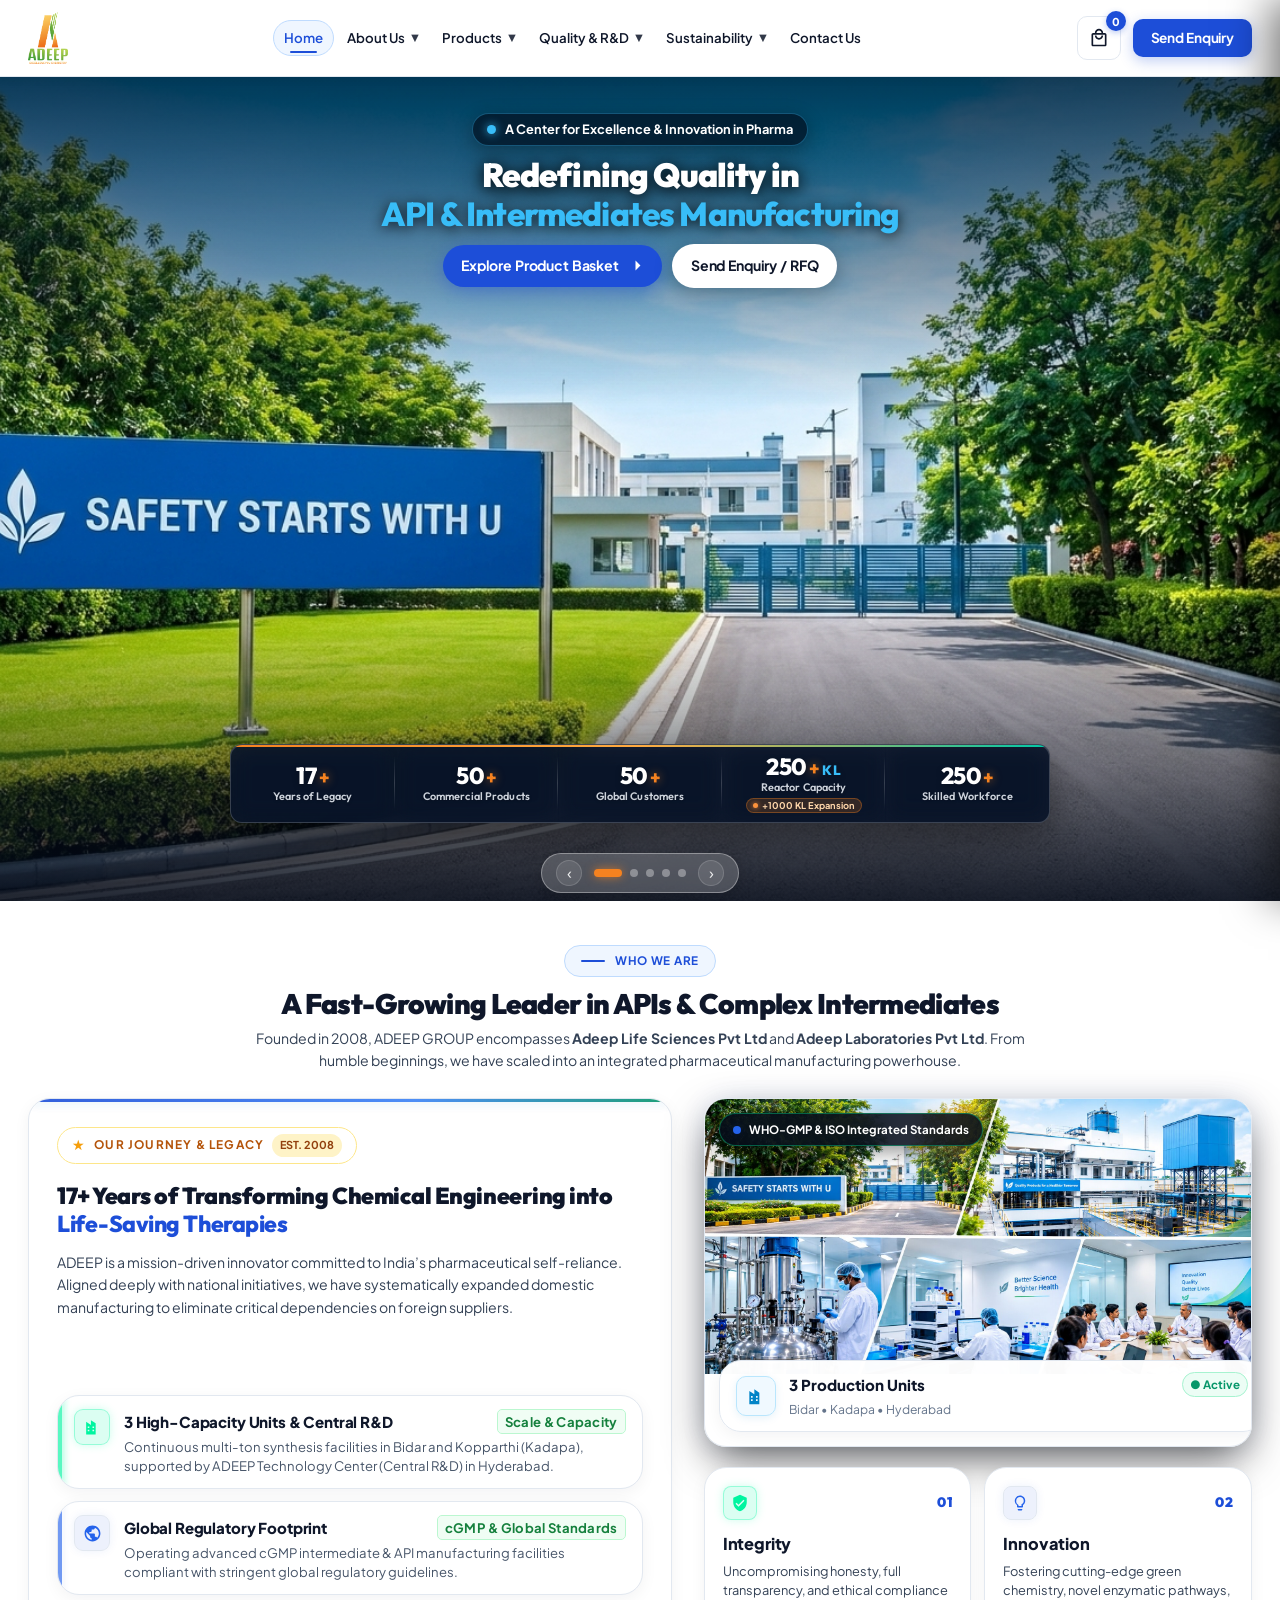
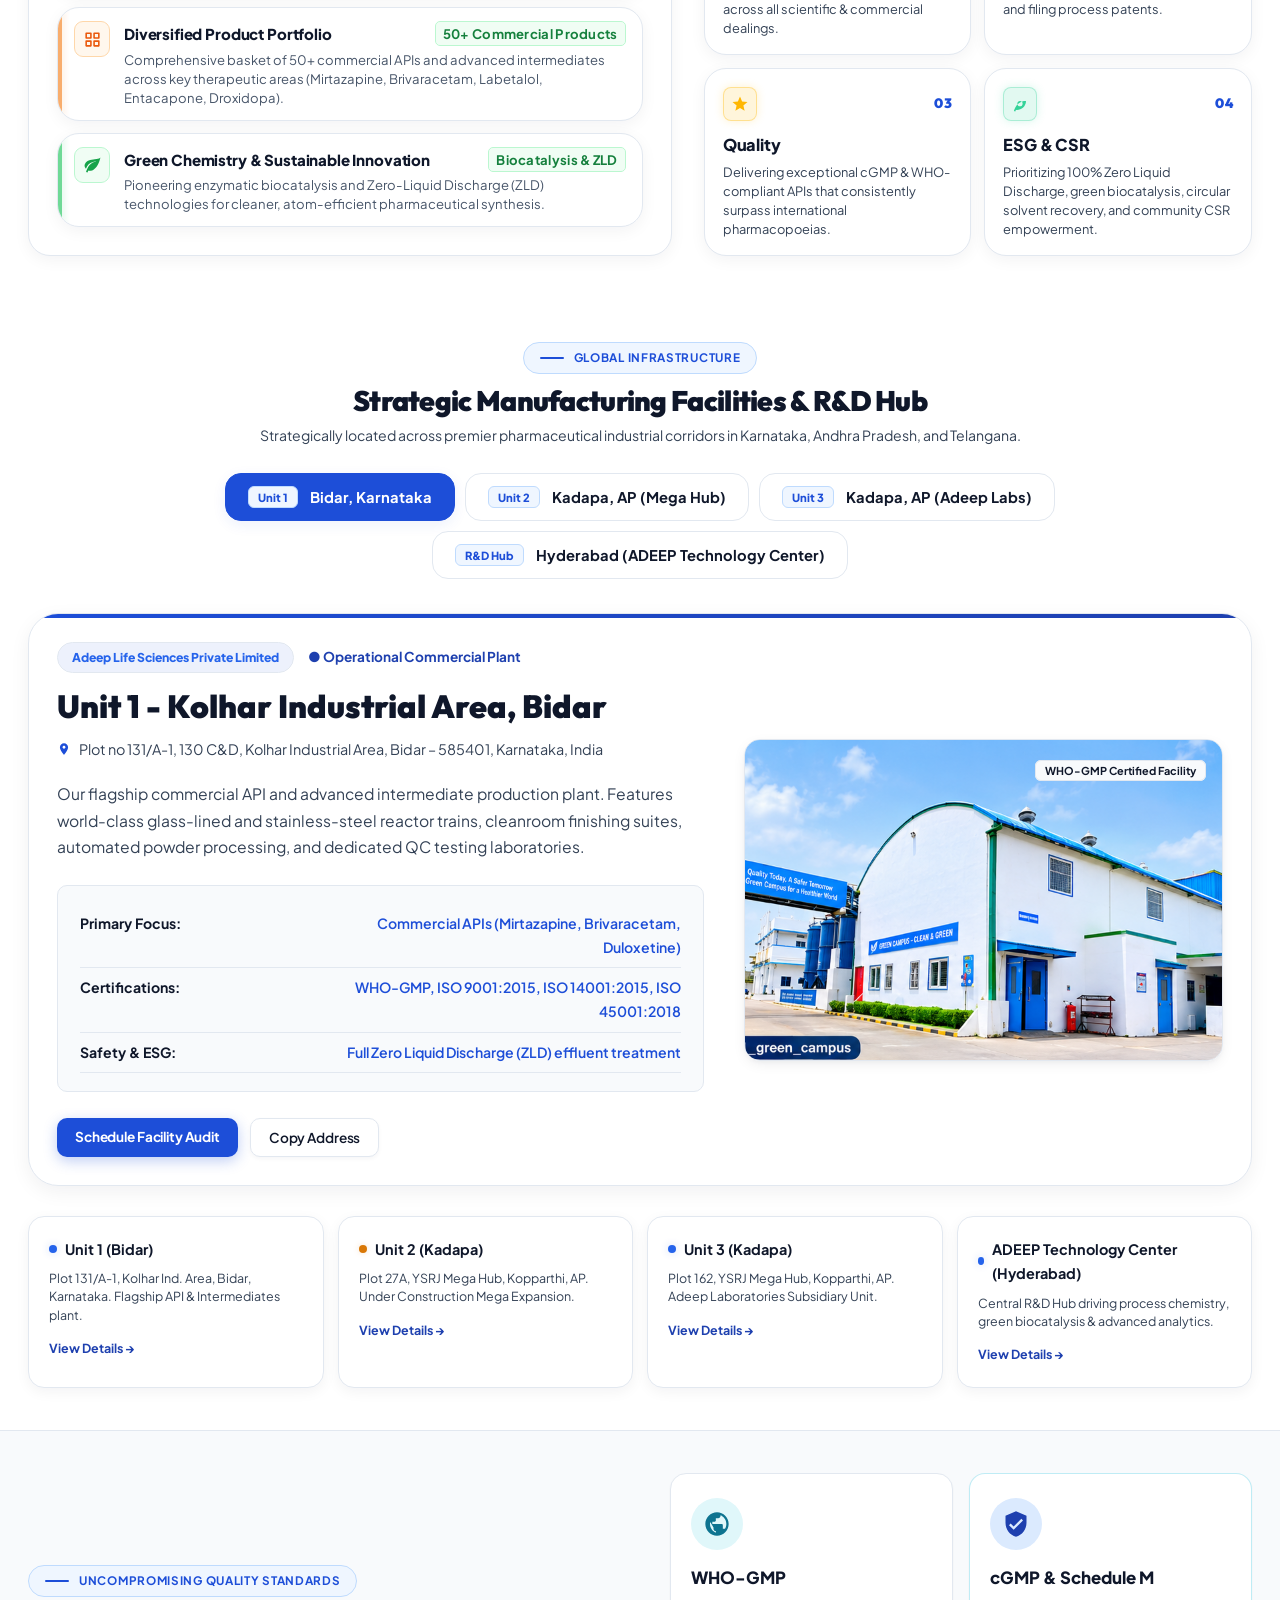
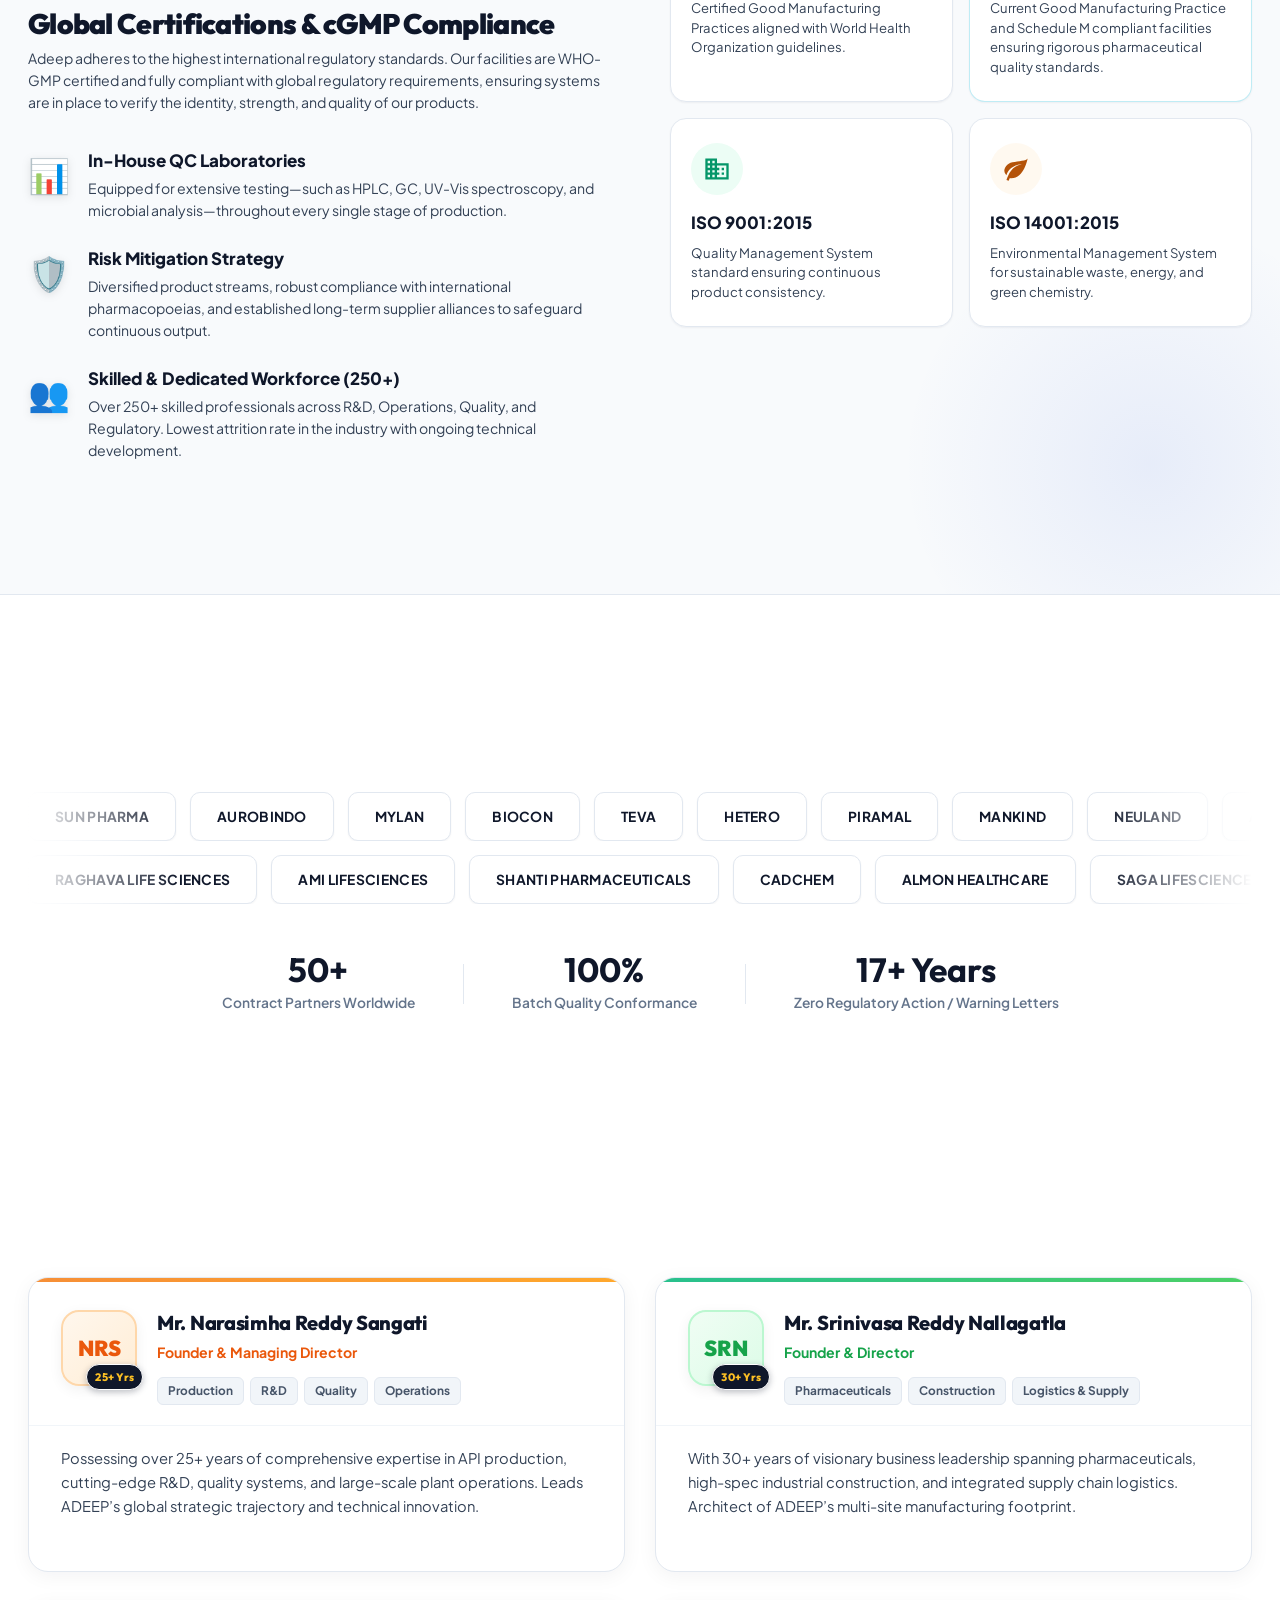
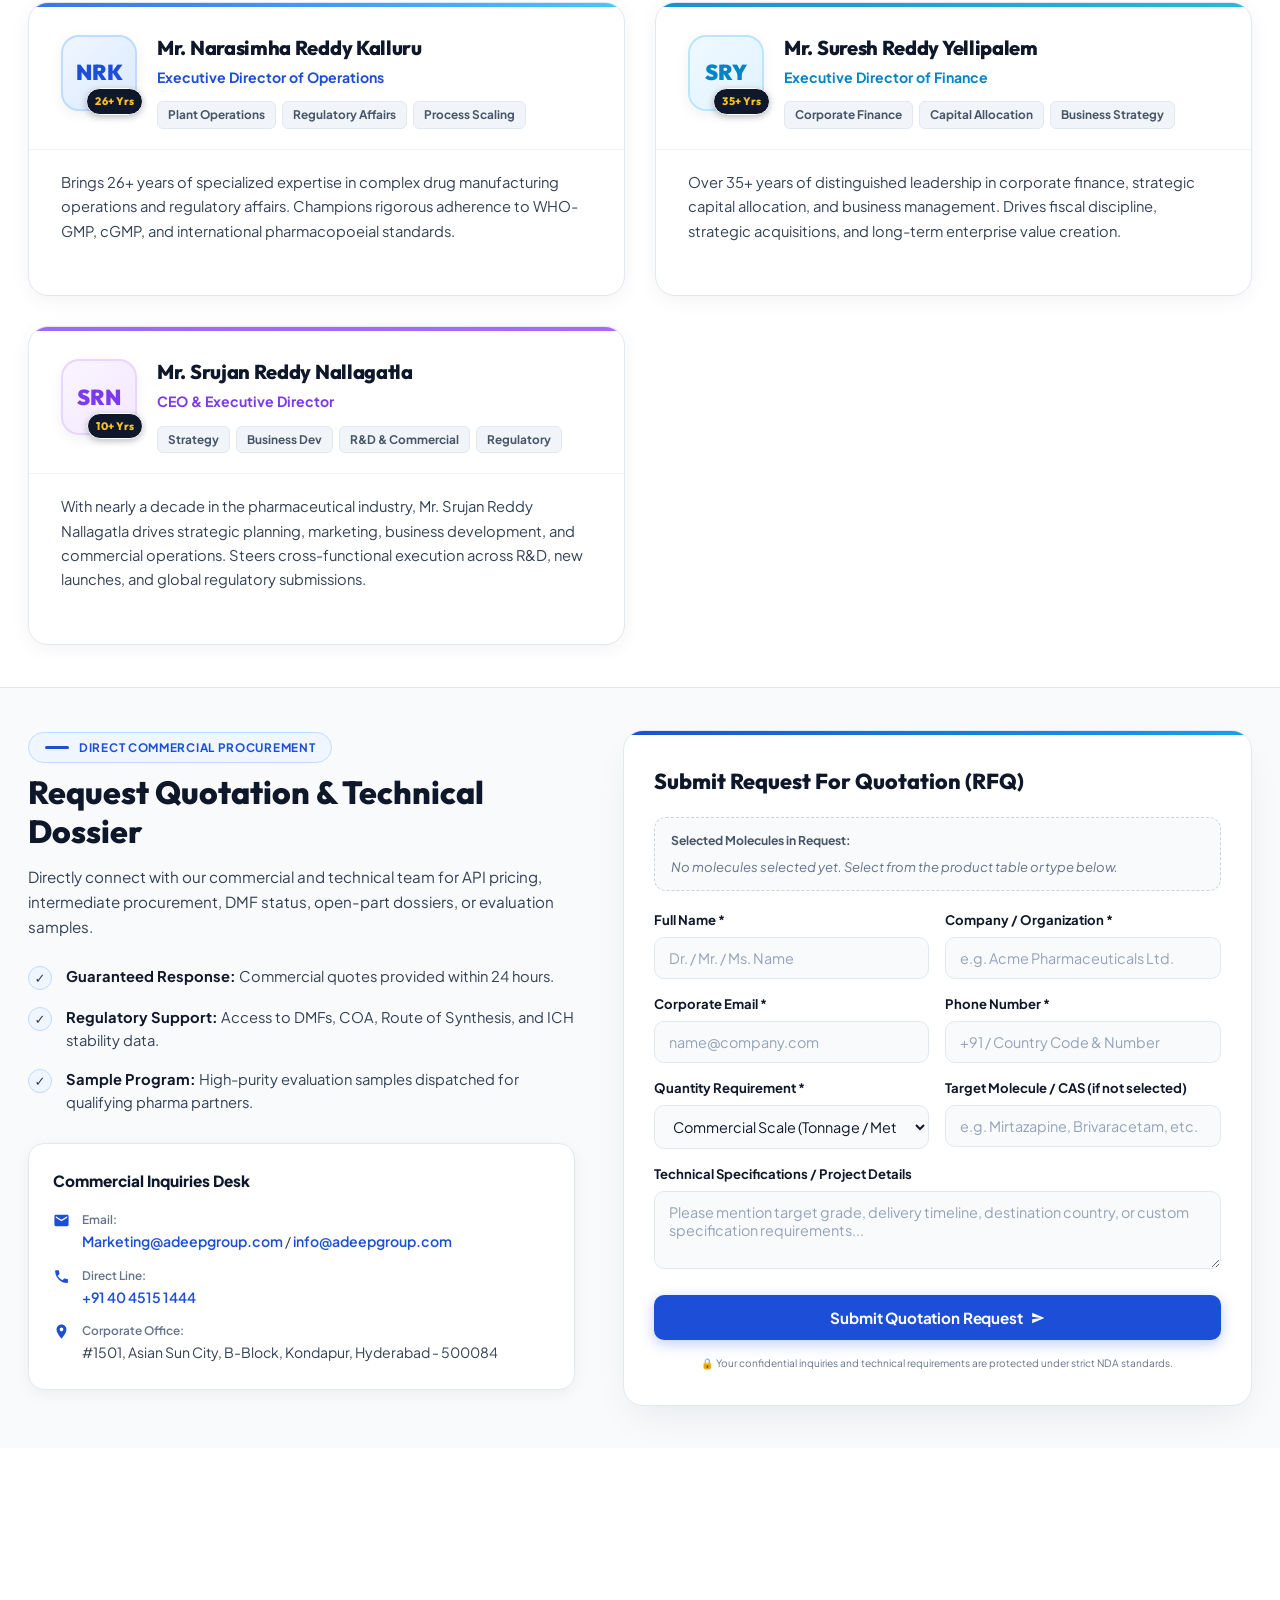
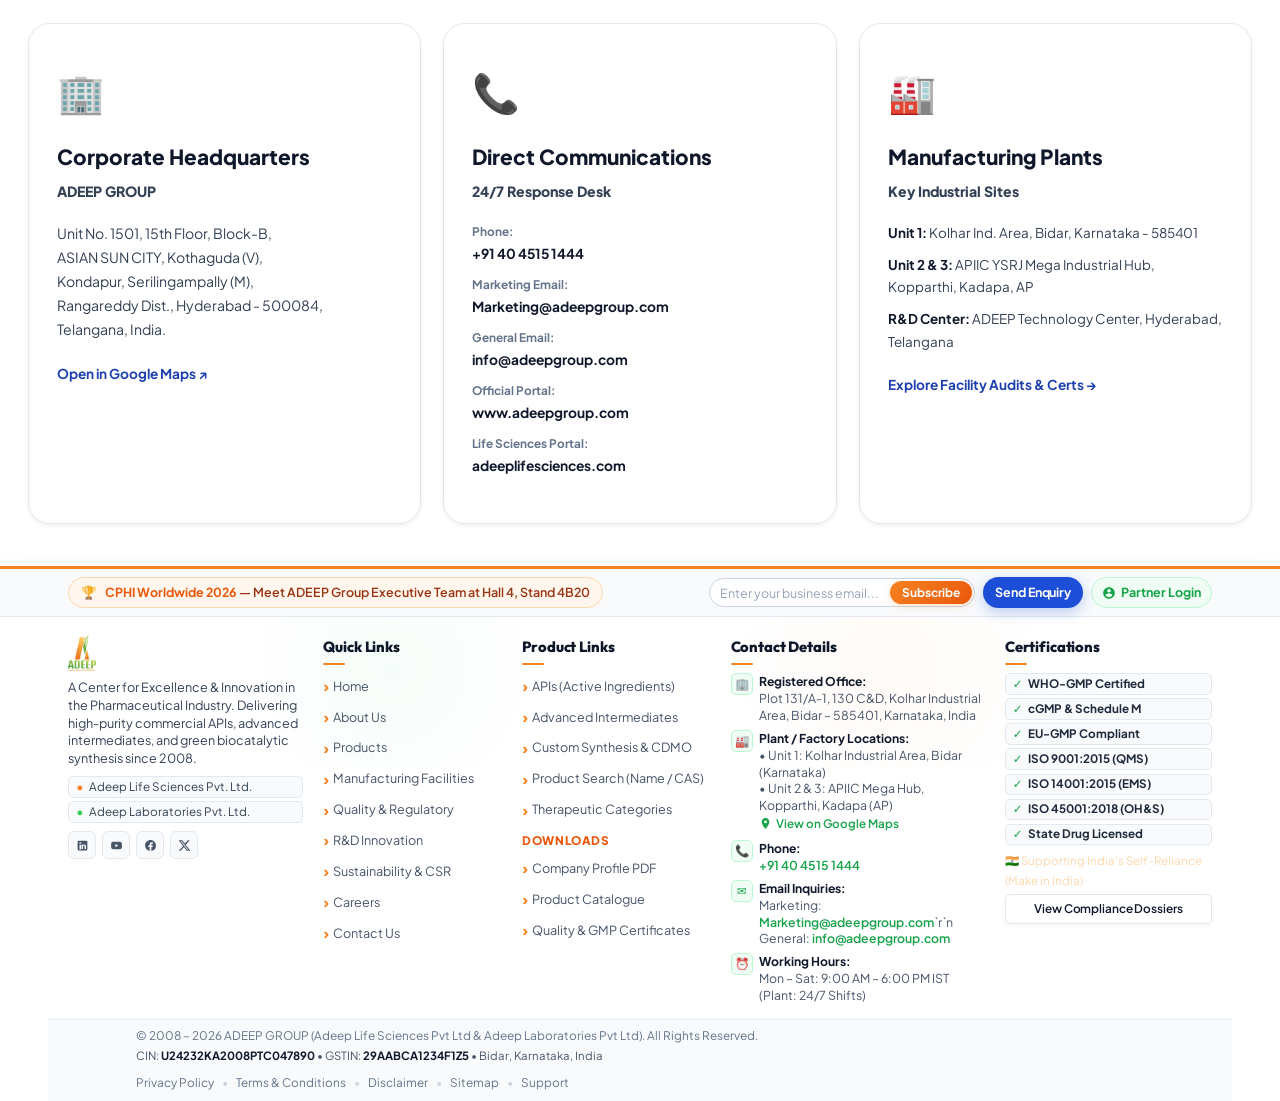
<file: index.html>
<!DOCTYPE html>
<html lang="en" data-theme="adeep-signature">

<head>
  <meta charset="UTF-8" />
  <meta name="viewport" content="width=device-width, initial-scale=1.0" />
  <title>ADEEP GROUP | World-Class API & Intermediate Pharmaceutical Manufacturing</title>
  <meta name="description"
    content="ADEEP GROUP is a premier pharmaceutical manufacturer with a 17+ year legacy specializing in APIs, advanced intermediates, and green biocatalysis. cGMP & WHO-GMP compliant." />
  <meta name="keywords"
    content="ADEEP Group, Adeep Life Sciences, Adeep Laboratories, API manufacturing, Mirtazapine, Brivaracetam, biocatalysis, green chemistry, pharmaceutical manufacturer India" />
  <link rel="preconnect" href="https://fonts.googleapis.com">
  <link rel="preconnect" href="https://fonts.gstatic.com" crossorigin>
  <link
    href="https://fonts.googleapis.com/css2?family=Plus+Jakarta+Sans:wght@300;400;500;600;700;800&family=Outfit:wght@400;500;600;700;800;900&family=JetBrains+Mono:wght@400;500;600&display=swap"
    rel="stylesheet">
  <link rel="icon" type="image/png" href="assets/adeep_emblem.png" />
  <link rel="stylesheet" href="styles.css?v=61.0" />
  <meta http-equiv="Cache-Control" content="no-cache, no-store, must-revalidate" />
  <meta http-equiv="Pragma" content="no-cache" />
  <meta http-equiv="Expires" content="0" />
  <style id="splashInlineTheme">
    /* ═══════════════════════════════════════════════════════════
   DEEP MIDNIGHT CINEMATIC SPLASH SCREEN (High-Contrast Luxury Glass)
   Rich Midnight Sapphire Backdrop · Holographic 3D Glowing Reactor · Luminous Neon Accents
═══════════════════════════════════════════════════════════ */
    .site-splash-screen {
      position: fixed;
      inset: 0;
      z-index: 10000;
      display: flex;
      flex-direction: column;
      align-items: center;
      justify-content: center;
      background: radial-gradient(circle at 50% 35%, #0c1a36 0%, #070e1e 55%, #030712 100%) !important;
      overflow: hidden;
      user-select: none;
      transition: opacity 0.7s cubic-bezier(0.16, 1, 0.3, 1), transform 0.7s cubic-bezier(0.16, 1, 0.3, 1), filter 0.7s ease, visibility 0.7s;
      will-change: opacity, transform, filter;
    }

    .site-splash-screen.splash-hidden {
      opacity: 0 !important;
      visibility: hidden !important;
      transform: scale(1.08) !important;
      filter: blur(14px) !important;
      pointer-events: none !important;
    }

    /* Ambient Luminous Aurora Lights */
    .splash-aurora-wrap {
      position: absolute;
      inset: 0;
      pointer-events: none;
      overflow: hidden;
      z-index: 1;
    }

    .splash-aurora {
      position: absolute;
      border-radius: 50%;
      filter: blur(100px);
      opacity: 0.65;
      animation: midnightAuroraBreath 9s ease-in-out infinite alternate;
    }

    .splash-aurora-1 {
      width: 620px;
      height: 620px;
      background: radial-gradient(circle, rgba(29, 78, 216, 0.45) 0%, rgba(56, 189, 248, 0.2) 50%, transparent 70%);
      top: -15%;
      left: -10%;
      animation-duration: 8s;
    }

    .splash-aurora-2 {
      width: 650px;
      height: 650px;
      background: radial-gradient(circle, rgba(16, 185, 129, 0.38) 0%, rgba(5, 150, 105, 0.15) 50%, transparent 70%);
      bottom: -20%;
      right: -10%;
      animation-duration: 10s;
    }

    .splash-aurora-3 {
      width: 460px;
      height: 460px;
      background: radial-gradient(circle, rgba(2, 132, 199, 0.35) 0%, transparent 70%);
      top: 35%;
      right: 10%;
      animation-duration: 7s;
    }

    .splash-radial-halo {
      position: absolute;
      top: 50%;
      left: 50%;
      width: 700px;
      height: 700px;
      transform: translate(-50%, -50%);
      background: radial-gradient(circle, rgba(56, 189, 248, 0.15) 0%, rgba(29, 78, 216, 0.08) 45%, transparent 70%);
      pointer-events: none;
    }

    @keyframes midnightAuroraBreath {
      0% {
        transform: scale(1) translate(0, 0);
        opacity: 0.55;
      }

      50% {
        transform: scale(1.15) translate(30px, -20px);
        opacity: 0.8;
      }

      100% {
        transform: scale(0.92) translate(-20px, 25px);
        opacity: 0.55;
      }
    }

    /* Central Luxury Dark Frosted Glass Capsule */
    .splash-capsule-card {
      position: relative;
      z-index: 10;
      width: 90%;
      max-width: 490px;
      background: rgba(10, 20, 42, 0.88);
      backdrop-filter: blur(36px) saturate(200%);
      -webkit-backdrop-filter: blur(36px) saturate(200%);
      border: 1.5px solid rgba(56, 189, 248, 0.35);
      border-radius: 32px;
      padding: 42px 38px 34px;
      box-shadow:
        0 35px 80px -15px rgba(0, 0, 0, 0.9),
        0 0 50px rgba(2, 132, 199, 0.3),
        inset 0 1px 0 rgba(255, 255, 255, 0.2);
      display: flex;
      flex-direction: column;
      align-items: center;
      text-align: center;
      animation: capsuleOpeningReveal 0.85s cubic-bezier(0.16, 1, 0.3, 1) both, capsuleFloat 5s ease-in-out 0.85s infinite alternate;
    }

    /* 3D Holographic Molecular Reactor Core */
    .splash-reactor {
      position: relative;
      width: 176px;
      height: 176px;
      display: flex;
      align-items: center;
      justify-content: center;
      margin-bottom: 22px;
      perspective: 800px;
    }

    /* Luminous Expanding Sonar Ripple Waves */
    .splash-sonar {
      position: absolute;
      border-radius: 50%;
      border: 1.5px solid rgba(56, 189, 248, 0.7);
      box-shadow: 0 0 15px rgba(56, 189, 248, 0.4);
      pointer-events: none;
      animation: sonarPulse 3s cubic-bezier(0, 0.2, 0.8, 1) infinite;
    }

    .sonar-1 {
      width: 90px;
      height: 90px;
    }

    .sonar-2 {
      width: 90px;
      height: 90px;
      animation-delay: 1.5s;
      border-color: rgba(16, 185, 129, 0.6);
      box-shadow: 0 0 15px rgba(16, 185, 129, 0.35);
    }

    @keyframes sonarPulse {
      0% {
        transform: scale(1);
        opacity: 0.9;
      }

      100% {
        transform: scale(2.2);
        opacity: 0;
      }
    }

    /* 3D Holographic Gyroscope Rings */
    .splash-gyro {
      position: absolute;
      border-radius: 50%;
      pointer-events: none;
      transform-style: preserve-3d;
    }

    .splash-gyro-outer {
      width: 168px;
      height: 168px;
      border: 2px dashed #38bdf8;
      box-shadow: 0 0 20px rgba(56, 189, 248, 0.65), inset 0 0 12px rgba(56, 189, 248, 0.25);
      animation: gyroSpinX 14s linear infinite;
    }

    .splash-gyro-middle {
      width: 136px;
      height: 136px;
      border: 1.5px dotted #10b981;
      box-shadow: 0 0 18px rgba(16, 185, 129, 0.55);
      animation: gyroSpinY 9s linear infinite;
    }

    .splash-gyro-inner {
      width: 108px;
      height: 108px;
      border: 1.5px solid rgba(56, 189, 248, 0.5);
      box-shadow: 0 0 12px rgba(56, 189, 248, 0.4);
      animation: gyroSpinZ 6s linear infinite;
    }

    /* Glowing Atomic Electrons */
    .splash-atom {
      position: absolute;
      border-radius: 50%;
    }

    .atom-cyan-1 {
      width: 9px;
      height: 9px;
      background: #38bdf8;
      box-shadow: 0 0 16px #38bdf8, 0 0 6px #ffffff;
      top: 8px;
      left: 50%;
      transform: translateX(-50%);
    }

    .atom-cyan-2 {
      width: 8px;
      height: 8px;
      background: #38bdf8;
      box-shadow: 0 0 14px #38bdf8;
      bottom: 8px;
      left: 50%;
      transform: translateX(-50%);
    }

    .atom-emerald-1 {
      width: 8px;
      height: 8px;
      background: #10b981;
      box-shadow: 0 0 16px #10b981, 0 0 6px #ffffff;
      top: 50%;
      right: 4px;
      transform: translateY(-50%);
    }

    .atom-emerald-2 {
      width: 7px;
      height: 7px;
      background: #10b981;
      box-shadow: 0 0 12px #10b981;
      top: 50%;
      left: 4px;
      transform: translateY(-50%);
    }

    /* Elevated Glowing White Logo Jewel Disc */
    .splash-logo-card {
      position: relative;
      z-index: 10;
      width: 86px;
      height: 86px;
      background: #ffffff;
      border-radius: 50%;
      display: flex;
      align-items: center;
      justify-content: center;
      border: 2px solid rgba(255, 255, 255, 0.95);
      box-shadow:
        0 0 35px rgba(56, 189, 248, 0.6),
        0 12px 30px rgba(0, 0, 0, 0.7),
        0 0 0 5px rgba(56, 189, 248, 0.2);
      padding: 12px;
      animation: logoPulse 4s ease-in-out infinite;
    }

    @keyframes logoPulse {

      0%,
      100% {
        transform: scale(1);
        box-shadow: 0 0 35px rgba(56, 189, 248, 0.6), 0 12px 30px rgba(0, 0, 0, 0.7);
      }

      50% {
        transform: scale(1.05);
        box-shadow: 0 0 45px rgba(56, 189, 248, 0.8), 0 16px 36px rgba(0, 0, 0, 0.8);
      }
    }

    .splash-logo-img {
      max-width: 100%;
      max-height: 100%;
      object-fit: contain;
      filter: none !important;
      -webkit-filter: none !important;
      box-shadow: none !important;
    }

    .splash-disc-shine {
      position: absolute;
      top: 3px;
      left: 10px;
      right: 10px;
      height: 24px;
      background: linear-gradient(180deg, rgba(255, 255, 255, 0.9) 0%, transparent 100%);
      border-radius: 50% 50% 40% 40%;
      pointer-events: none;
    }

    /* Luminous Metallic Typography */
    .splash-info {
      width: 100%;
      margin-bottom: 20px;
    }

    .splash-brand-title {
      font-family: var(--font-heading);
      font-size: 1.6rem;
      font-weight: 900;
      letter-spacing: -0.015em;
      background: linear-gradient(135deg, #ffffff 30%, #7dd3fc 60%, #38bdf8 100%);
      -webkit-background-clip: text;
      -webkit-text-fill-color: transparent;
      text-shadow: 0 0 30px rgba(56, 189, 248, 0.45);
      margin-bottom: 8px;
    }

    .splash-tag-pill {
      display: inline-flex;
      align-items: center;
      gap: 8px;
      background: rgba(2, 132, 199, 0.2);
      border: 1px solid rgba(56, 189, 248, 0.4);
      padding: 5px 15px;
      border-radius: 9999px;
      font-size: 0.68rem;
      font-weight: 800;
      letter-spacing: 0.08em;
      color: #7dd3fc;
      text-transform: uppercase;
      margin-bottom: 12px;
      box-shadow: 0 0 15px rgba(2, 132, 199, 0.25);
    }

    .splash-pill-pulse {
      width: 7px;
      height: 7px;
      border-radius: 50%;
      background: #10b981;
      box-shadow: 0 0 12px #10b981, 0 0 4px #ffffff;
      animation: pulseBeacon 1.8s infinite;
    }

    /* High-Tech Telemetry Box (Dark Terminal) */
    .splash-telemetry-box {
      display: flex;
      align-items: center;
      justify-content: center;
      gap: 10px;
      background: rgba(4, 9, 22, 0.92);
      border: 1px solid rgba(56, 189, 248, 0.35);
      border-radius: 8px;
      padding: 8px 16px;
      margin: 0 auto;
      max-width: 460px;
      box-shadow: inset 0 1px 4px rgba(0, 0, 0, 0.6), 0 0 16px rgba(56, 189, 248, 0.12);
    }

    .telemetry-icon {
      font-size: 0.95rem;
      line-height: 1;
      filter: drop-shadow(0 0 6px rgba(56, 189, 248, 0.5));
    }

    #siteSplashScreen .splash-telemetry-text,
    #siteSplashScreen p.splash-telemetry-text,
    .splash-telemetry-text,
    #splashTelemetryText {
      font-family: 'JetBrains Mono', 'Fira Code', 'Courier New', monospace !important;
      font-size: 0.82rem !important;
      font-weight: 600 !important;
      color: #38bdf8 !important;
      opacity: 1 !important;
      text-shadow: 0 0 12px rgba(56, 189, 248, 0.75), 0 0 2px rgba(255, 255, 255, 0.6) !important;
      letter-spacing: 0.02em !important;
      min-height: 20px !important;
      margin: 0 !important;
      white-space: nowrap !important;
      overflow: hidden !important;
      text-overflow: ellipsis !important;
    }

    /* Liquid Laser Progress Bar */
    .splash-progress-wrapper {
      width: 100%;
      margin-top: 6px;
    }

    .splash-progress-track {
      width: 100%;
      height: 9px;
      background: rgba(15, 23, 42, 0.95);
      border: 1px solid rgba(56, 189, 248, 0.25);
      border-radius: 9999px;
      overflow: hidden;
      position: relative;
      box-shadow: inset 0 2px 4px rgba(0, 0, 0, 0.6);
      margin-bottom: 14px;
    }

    .splash-progress-bar {
      width: 0%;
      height: 100%;
      background: linear-gradient(90deg, #1d4ed8 0%, #0284c7 40%, #38bdf8 75%, #00f5a0 100%);
      border-radius: 9999px;
      box-shadow: 0 0 20px rgba(56, 189, 248, 0.85);
      transition: width 0.035s linear;
      position: relative;
    }

    .progress-head-beacon {
      position: absolute;
      top: 50%;
      right: -2px;
      width: 9px;
      height: 9px;
      transform: translateY(-50%);
      background: #ffffff;
      border-radius: 50%;
      box-shadow: 0 0 16px #00f5a0, 0 0 8px #ffffff;
    }

    .progress-stream-glow {
      position: absolute;
      inset: 0;
      background: linear-gradient(90deg, transparent 0%, rgba(255, 255, 255, 0.7) 50%, transparent 100%);
      background-size: 200% 100%;
      animation: streamGlow 1.4s linear infinite;
    }

    @keyframes streamGlow {
      0% {
        background-position: -200% 0;
      }

      100% {
        background-position: 200% 0;
      }
    }

    .splash-progress-meta {
      display: flex;
      align-items: center;
      justify-content: space-between;
      width: 100%;
    }

    .splash-meta-left {
      display: flex;
      align-items: center;
      gap: 10px;
    }

    .splash-percentage {
      font-family: 'JetBrains Mono', monospace;
      font-size: 0.88rem;
      font-weight: 800;
      color: #ffffff;
      text-shadow: 0 0 10px rgba(56, 189, 248, 0.5);
    }

    .splash-status-badge {
      display: inline-flex;
      align-items: center;
      gap: 6px;
      font-size: 0.72rem;
      font-weight: 600;
      color: #34d399;
      background: rgba(16, 185, 129, 0.16);
      border: 1px solid rgba(16, 185, 129, 0.4);
      padding: 3px 9px;
      border-radius: 6px;
    }

    .badge-live-dot {
      width: 6px;
      height: 6px;
      border-radius: 50%;
      background: #10b981;
      box-shadow: 0 0 8px #10b981;
      animation: pulseBeacon 1.5s infinite;
    }

    /* Styled Interactive Skip Button (Glass Pill) */
    .splash-skip-btn {
      display: inline-flex !important;
      align-items: center !important;
      gap: 7px !important;
      padding: 6px 16px !important;
      background: rgba(255, 255, 255, 0.1) !important;
      border: 1px solid rgba(255, 255, 255, 0.25) !important;
      border-radius: 9999px !important;
      font-family: var(--font-sans) !important;
      font-size: 0.76rem !important;
      font-weight: 700 !important;
      color: #ffffff !important;
      cursor: pointer !important;
      box-shadow: 0 2px 10px rgba(0, 0, 0, 0.3) !important;
      transition: all 0.22s ease !important;
    }

    .splash-skip-btn:hover {
      background: rgba(56, 189, 248, 0.25) !important;
      border-color: #38bdf8 !important;
      color: #ffffff !important;
      transform: translateY(-2px) !important;
      box-shadow: 0 4px 18px rgba(56, 189, 248, 0.4) !important;
    }

    .splash-skip-btn:hover .skip-icon {
      transform: translateX(3px) !important;
    }

    .skip-icon {
      width: 14px !important;
      height: 14px !important;
      fill: none !important;
      stroke: currentColor !important;
      stroke-width: 2.2 !important;
      stroke-linecap: round !important;
      stroke-linejoin: round !important;
      transition: transform 0.2s ease !important;
    }


    /* ═══════════════════════════════════════════════════════════
   3D GYROSCOPIC REACTOR & MIDNIGHT SPLASH ANIMATION ENGINES
   ═══════════════════════════════════════════════════════════ */
    @keyframes gyroSpinX {
      0% {
        transform: rotateX(68deg) rotateY(15deg) rotateZ(0deg);
      }

      100% {
        transform: rotateX(68deg) rotateY(15deg) rotateZ(360deg);
      }
    }

    @keyframes gyroSpinY {
      0% {
        transform: rotateX(-50deg) rotateY(65deg) rotateZ(0deg);
      }

      100% {
        transform: rotateX(-50deg) rotateY(65deg) rotateZ(-360deg);
      }
    }

    @keyframes gyroSpinZ {
      0% {
        transform: rotateX(35deg) rotateY(-45deg) rotateZ(0deg);
      }

      100% {
        transform: rotateX(35deg) rotateY(-45deg) rotateZ(360deg);
      }
    }

    @keyframes capsuleFloat {
      0% {
        transform: translateY(0);
      }

      50% {
        transform: translateY(-7px);
      }

      100% {
        transform: translateY(0);
      }
    }

    @keyframes pulseBeacon {

      0%,
      100% {
        transform: scale(1);
        opacity: 1;
        filter: drop-shadow(0 0 6px #10b981);
      }

      50% {
        transform: scale(1.4);
        opacity: 0.75;
        filter: drop-shadow(0 0 14px #10b981);
      }
    }

    @keyframes brandShimmer {
      0% {
        filter: drop-shadow(0 0 12px rgba(56, 189, 248, 0.4));
      }

      50% {
        filter: drop-shadow(0 0 26px rgba(56, 189, 248, 0.85));
      }

      100% {
        filter: drop-shadow(0 0 12px rgba(56, 189, 248, 0.4));
      }
    }
  </style>
</head>

<body>
  <!-- ═══════════════════════════════════════════════════════════
       CLEAN EXECUTIVE MINIMALIST LOADING SCREEN (Splash Experience)
  ═══════════════════════════════════════════════════════════ -->
  <div id="siteSplashScreen" class="site-splash-screen" aria-label="Loading ADEEP Group Portal">
    <!-- Soft Breathing Ambient Sapphire & Emerald Glow (Clean Executive Minimalist) -->
    <div class="splash-aurora-wrap">
      <div class="splash-aurora splash-aurora-1"></div>
      <div class="splash-aurora splash-aurora-2"></div>
      <div class="splash-aurora splash-aurora-3"></div>
      <div class="splash-radial-halo"></div>
    </div>

    <!-- Central Bio-Pharmaceutical Clean Glass Capsule -->
    <div class="splash-capsule-card" id="splashCapsule">
      <!-- 3D Gyroscopic Molecular Reactor Core -->
      <div class="splash-reactor">
        <div class="splash-sonar sonar-1"></div>
        <div class="splash-sonar sonar-2"></div>

        <div class="splash-gyro splash-gyro-outer">
          <div class="splash-atom atom-cyan-1"></div>
          <div class="splash-atom atom-cyan-2"></div>
        </div>
        <div class="splash-gyro splash-gyro-middle">
          <div class="splash-atom atom-emerald-1"></div>
          <div class="splash-atom atom-emerald-2"></div>
        </div>
        <div class="splash-gyro splash-gyro-inner"></div>

        <!-- Pure White Logo Disc -->
        <div class="splash-logo-card">
          <img src="assets/adeep_logo.png" alt="ADEEP GROUP" class="splash-logo-img" />
          <div class="splash-disc-shine"></div>
        </div>
      </div>

      <!-- Brand Title & Tag -->
      <div class="splash-info">
        <h2 class="splash-brand-title">ADEEP GROUP</h2>
        <div class="splash-tag-pill">
          <span class="splash-pill-pulse"></span>
          <span>EXCELLENCY IN CHEMISTRY &amp; GREEN BIOCATALYSIS</span>
        </div>
        <div class="splash-telemetry-box">
          <span class="telemetry-icon">⚗️</span>
          <div class="splash-telemetry-text" id="splashTelemetryText"
            style="color: #38bdf8 !important; text-shadow: 0 0 12px rgba(56, 189, 248, 0.7) !important;">Calibrating
            continuous enzymatic flow reactors...</div>
        </div>
      </div>

      <!-- Liquid Energy Progress Bar -->
      <div class="splash-progress-wrapper">
        <div class="splash-progress-track">
          <div class="splash-progress-bar" id="splashProgressBar">
            <div class="progress-head-beacon"></div>
            <div class="progress-stream-glow"></div>
          </div>
        </div>
        <div class="splash-progress-meta">
          <div class="splash-meta-left">
            <span class="splash-percentage" id="splashPercentage">0%</span>
            <span class="splash-status-badge">
              <span class="badge-live-dot"></span>
              <span id="splashStatusBadgeText">Enzymes Active</span>
            </span>
          </div>
          <button class="splash-skip-btn" id="splashSkipBtn" type="button" aria-label="Skip introduction">
            <span>Skip Intro</span>
            <svg viewBox="0 0 24 24" class="skip-icon">
              <path d="M5 12h14M12 5l7 7-7 7" />
            </svg>
          </button>
        </div>
      </div>
    </div>

    <!-- Clean Executive Loading Engine -->
    <script>
      (function () {
        if (window.__splashInitialized) return;
        window.__splashInitialized = true;

        var finished = false;
        var progress = 0;
        var msgIdx = 0;
        var isPaused = new URLSearchParams(window.location.search).has('pauseSplash');

        const splash = document.getElementById('siteSplashScreen');
        if (!splash) return;
        const bar = document.getElementById('splashProgressBar');
        const pct = document.getElementById('splashPercentage');
        const text = document.getElementById('splashTelemetryText');
        const badgeText = document.getElementById('splashStatusBadgeText');
        const skipBtn = document.getElementById('splashSkipBtn');

        if (new URLSearchParams(window.location.search).has('nosplash')) {
          splash.style.display = 'none';
          document.body.classList.add('site-loaded');
          window.dispatchEvent(new CustomEvent('splashComplete'));
          if (typeof window.startHeroSlider === 'function') {
            window.startHeroSlider();
          }
          return;
        }

        function finishSplash() {
          if (finished) return;
          finished = true;
          splash.classList.add('splash-hidden');
          document.body.classList.add('site-loaded');
          window.dispatchEvent(new CustomEvent('splashComplete'));
          if (typeof window.startHeroSlider === 'function') {
            window.startHeroSlider();
          }
          setTimeout(() => {
            splash.style.display = 'none';
          }, 600);
        }

        if (skipBtn) {
          skipBtn.addEventListener('click', finishSplash);
        }

        const telemetryMessages = [
          { msg: 'Initiating continuous enzymatic biocatalysis flow...', badge: 'Enzymes Active' },
          { msg: 'Calibrating multi-ton cGMP synthesis reactors...', badge: 'Reactors 100%' },
          { msg: 'Resolving enantiomeric purity (> 99.8% ee)...', badge: 'High Purity' },
          { msg: 'Validating cGMP & WHO-GMP quality parameters...', badge: 'GMP Verified' },
          { msg: 'Systems operational • Welcome to ADEEP Group', badge: 'Online' }
        ];

        // Telemetry message transition (600ms per status)
        const textTimer = setInterval(() => {
          if (finished) { clearInterval(textTimer); return; }
          if (isPaused) {
            if (text) {
              text.textContent = 'Resolving enantiomeric purity (> 99.8% ee)...';
              text.style.opacity = '1';
            }
            return;
          }
          msgIdx = (msgIdx + 1) % telemetryMessages.length;
          const cur = telemetryMessages[msgIdx];
          if (text) {
            text.textContent = cur.msg;
            if (badgeText) badgeText.textContent = cur.badge;
            text.style.opacity = '1';
          }
        }, 600);

        // Fast & smooth progress flow (0% -> 100% in ~2.0s)
        const progressTimer = setInterval(() => {
          if (finished) { clearInterval(progressTimer); return; }
          if (isPaused) {
            progress = 68;
            if (bar) bar.style.width = '68%';
            if (pct) pct.textContent = '68%';
            if (text) {
              text.textContent = 'Resolving enantiomeric purity (> 99.8% ee)...';
              text.style.opacity = '1';
            }
            return;
          }
          progress += 2.2;
          if (progress >= 100) {
            progress = 100;
            clearInterval(progressTimer);
            clearInterval(textTimer);
            if (bar) bar.style.width = '100%';
            if (pct) pct.textContent = '100%';
            if (text) text.textContent = 'Systems operational • Welcome to ADEEP Group';
            if (badgeText) badgeText.textContent = 'Portal Ready';
            setTimeout(finishSplash, 240);
          } else {
            if (bar) bar.style.width = progress + '%';
            if (pct) pct.textContent = Math.floor(progress) + '%';
          }
        }, 26);
      })();
    </script>
  </div>
  <!-- Animated Molecule Particle Canvas -->
  <canvas id="particleCanvas"></canvas>


  <!-- Main Navigation -->
  <header class="site-header" id="mainHeader">
    <div class="container header-container">
      <a href="index.html" class="brand-logo" aria-label="ADEEP GROUP Homepage">
        <img src="assets/adeep_logo.png" alt="ADEEP GROUP - Excellency in Chemistry" class="logo-img" />
      </a>

      <nav class="nav-menu" id="navMenu">
        <a href="index.html" class="nav-link active">Home</a>

        <div class="nav-item-dropdown">
          <a href="about.html" class="nav-link nav-dropdown-toggle">
            About Us <span class="dropdown-chevron">▼</span>
          </a>
          <div class="nav-dropdown-menu">
            <a href="about.html" class="dropdown-item">About ADEEP Group</a>
            <a href="leadership.html" class="dropdown-item">Leadership &amp; Board</a>
            <a href="facilities.html" class="dropdown-item">Manufacturing Facilities</a>
            <a href="careers.html" class="dropdown-item">Careers &amp; Culture</a>
          </div>
        </div>

        <div class="nav-item-dropdown">
          <a href="products.html" class="nav-link nav-dropdown-toggle">
            Products <span class="dropdown-chevron">▼</span>
          </a>
          <div class="nav-dropdown-menu">
            <a href="products.html" class="dropdown-item">All Products</a>
            <a href="products.html?category=commercial-api" class="dropdown-item">APIs (Active Ingredients)</a>
            <a href="products.html?category=intermediate" class="dropdown-item">Advanced Intermediates</a>
            <a href="products.html?category=custom-synthesis" class="dropdown-item">Custom Synthesis &amp; CDMO</a>
            <a href="products.html?category=pipeline-api" class="dropdown-item">R&amp;D Pipeline</a>
          </div>
        </div>

        <div class="nav-item-dropdown">
          <a href="quality.html" class="nav-link nav-dropdown-toggle">
            Quality &amp; R&amp;D <span class="dropdown-chevron">▼</span>
          </a>
          <div class="nav-dropdown-menu">
            <a href="quality.html" class="dropdown-item">Quality &amp; Regulatory Assurance</a>
            <a href="rnd.html" class="dropdown-item">R&amp;D &amp; Green Biocatalysis</a>
            <a href="downloads.html" class="dropdown-item">Certificates &amp; DMF Downloads</a>
            <a href="partners.html" class="dropdown-item">Global CDMO &amp; Partnerships</a>
          </div>
        </div>

        <div class="nav-item-dropdown">
          <a href="sustainability.html" class="nav-link nav-dropdown-toggle">
            Sustainability <span class="dropdown-chevron">▼</span>
          </a>
          <div class="nav-dropdown-menu">
            <a href="sustainability.html" class="dropdown-item">Sustainability &amp; ESG Overview</a>
            <a href="hsg.html" class="dropdown-item">Health, Safety &amp; Governance (HSG)</a>
          </div>
        </div>

        <a href="contact.html" class="nav-link">Contact Us</a>
      </nav>

      <div class="header-actions">
        <button class="cart-btn" id="cartOpenBtn" title="Inquiry Basket">
          <svg viewBox="0 0 24 24">
            <path
              d="M19 6h-2c0-2.76-2.24-5-5-5S7 3.24 7 6H5c-1.1 0-2 .9-2 2v12c0 1.1.9 2 2 2h14c1.1 0 2-.9 2-2V8c0-1.1-.9-2-2-2zm-7-3c1.66 0 3 1.34 3 3H9c0-1.66 1.34-3 3-3zm7 17H5V8h14v12zm-7-8c-1.66 0-3-1.34-3-3H7c0 2.76 2.24 5 5 5s5-2.24 5-5h-2c0 1.66-1.34 3-3 3z" />
          </svg>
          <span class="cart-count" id="cartCount">0</span>
        </button>
        <a href="#inquiry" class="btn btn-primary btn-sm header-cta">Send Enquiry</a>
        <button class="mobile-toggle" id="mobileToggle" aria-label="Toggle Navigation">
          <span></span><span></span><span></span>
        </button>
      </div>
    </div>
  </header>

  <!-- Hero Section -->
  <section class="hero-section" id="hero">
    <!-- 5-Image Background Slider (Quest Pharma UI/UX) -->
    <div class="hero-bg-slider" id="heroBgSlider">
      <div class="hero-slide active" data-index="0">
        <img src="assets/hero_safety_gate.jpg" alt="ADEEP Plant Safety & Infrastructure" class="hero-slide-img" />
      </div>
      <div class="hero-slide" data-index="1">
        <img src="assets/hero_plant_facility.jpg" alt="ADEEP World-Class API Manufacturing Facility"
          class="hero-slide-img" />
      </div>
      <div class="hero-slide" data-index="2">
        <img src="assets/hero_reactor_cleanroom.jpg" alt="ADEEP Advanced Reaction Vessels & Cleanroom"
          class="hero-slide-img" />
      </div>
      <div class="hero-slide" data-index="3">
        <img src="assets/hero_qc_lab.jpg" alt="ADEEP High-Tech Analytical Quality Testing Lab" class="hero-slide-img" />
      </div>
      <div class="hero-slide" data-index="4">
        <img src="assets/hero_boardroom.jpg" alt="ADEEP Scientific Leadership & Strategy" class="hero-slide-img" />
      </div>
      <div class="hero-overlay"></div>
    </div>

    <div class="container hero-container">
      <div class="hero-content">
        <div class="hero-badge-pill">
          <span class="pill-dot"></span>
          <span>A Center for Excellence &amp; Innovation in Pharma</span>
        </div>

        <h1 class="hero-title">
          Redefining Quality in <br />
          <span class="text-gradient">API &amp; Intermediates Manufacturing</span>
        </h1>

        <div class="hero-cta-group">
          <a href="products.html" class="btn btn-primary">
            <span>Explore Product Basket</span>
            <svg viewBox="0 0 24 24" class="icon-arrow">
              <path d="M5 12h14M12 5l7 7-7 7" />
            </svg>
          </a>
          <a href="#inquiry" class="btn btn-accent">Send Enquiry / RFQ</a>
        </div>

        <!-- Trust Metrics Bar: Sleek Compact Strip -->
        <div class="hero-metrics-strip">
          <div class="metric-card">
            <div class="metric-value"><span class="counter" data-target="17">17</span><span
                class="metric-suffix">+</span></div>
            <div class="metric-label">Years of Legacy</div>
          </div>
          <div class="metric-card">
            <div class="metric-value"><span class="counter" data-target="50">50</span><span
                class="metric-suffix">+</span></div>
            <div class="metric-label">Commercial Products</div>
          </div>
          <div class="metric-card">
            <div class="metric-value"><span class="counter" data-target="50">50</span><span
                class="metric-suffix">+</span></div>
            <div class="metric-label">Global Customers</div>
          </div>
          <div class="metric-card">
            <div class="metric-value"><span class="counter" data-target="250">250</span><span
                class="metric-suffix">+</span><span class="metric-unit">KL</span></div>
            <div class="metric-label">Reactor Capacity</div>
            <div class="metric-facility-upcoming">
              <span class="pulse-dot"></span>
              <span>+1000 KL Expansion</span>
            </div>
          </div>
          <div class="metric-card">
            <div class="metric-value"><span class="counter" data-target="250">250</span><span
                class="metric-suffix">+</span></div>
            <div class="metric-label">Skilled Workforce</div>
          </div>
        </div>
      </div>
    </div>

    <!-- Hero Slider Dots / Navigation (Quest Pharma Style) -->
    <div class="hero-slider-nav">
      <button class="hero-slider-arrow prev" id="heroPrevBtn" aria-label="Previous Slide">‹</button>
      <div class="hero-slider-dots" id="heroSliderDots">
        <button class="hero-dot active" data-slide="0" aria-label="Slide 1"></button>
        <button class="hero-dot" data-slide="1" aria-label="Slide 2"></button>
        <button class="hero-dot" data-slide="2" aria-label="Slide 3"></button>
        <button class="hero-dot" data-slide="3" aria-label="Slide 4"></button>
        <button class="hero-dot" data-slide="4" aria-label="Slide 5"></button>
      </div>
      <button class="hero-slider-arrow next" id="heroNextBtn" aria-label="Next Slide">›</button>
    </div>
  </section>


  <!-- About ADEEP Group -->
  <section class="section about-section" id="about">
    <div class="container">
      <div class="section-header-centered">
        <span class="section-tag">WHO WE ARE</span>
        <h2 class="section-title">A Fast-Growing Leader in APIs &amp; Complex Intermediates</h2>
        <p class="section-desc">
          Founded in 2008, ADEEP GROUP encompasses <strong>Adeep Life Sciences Pvt Ltd</strong> and <strong>Adeep
            Laboratories Pvt Ltd</strong>. From humble beginnings, we have scaled into an integrated pharmaceutical
          manufacturing powerhouse.
        </p>
      </div>

      <div class="about-grid">
        <div class="about-card-primary">
          <div class="card-badge">
            <span class="badge-star">★</span>
            <span>Our Journey &amp; Legacy</span>
            <span class="badge-pill-sub">Est. 2008</span>
          </div>
          <h3>17+ Years of Transforming Chemical Engineering into <span class="text-gradient">Life-Saving
              Therapies</span></h3>
          <p class="about-lead">
            ADEEP is a mission-driven innovator committed to India’s pharmaceutical self-reliance. Aligned deeply with
            national initiatives, we have systematically expanded domestic manufacturing to eliminate critical
            dependencies on foreign suppliers.
          </p>
          <div class="journey-highlights">
            <div class="jh-item jh-item-emerald">
              <div class="jh-icon-wrap">
                <svg viewBox="0 0 24 24" class="jh-svg">
                  <path d="M4 22V6l6 4V4l6 4v14H4zm8-4h2v-2h-2v2zm0-4h2v-2h-2v2zm-6 4h2v-2H6v2zm0-4h2v-2H6v2z" />
                </svg>
              </div>
              <div class="jh-content">
                <div class="jh-title-row">
                  <strong>3 High-Capacity Units &amp; Central R&amp;D</strong>
                  <span class="jh-tag">Scale &amp; Capacity</span>
                </div>
                <span>Continuous multi-ton synthesis facilities in Bidar and Kopparthi (Kadapa), supported by ADEEP
                  Technology Center (Central R&amp;D) in Hyderabad.</span>
              </div>
            </div>

            <div class="jh-item jh-item-cyan">
              <div class="jh-icon-wrap">
                <svg viewBox="0 0 24 24" class="jh-svg">
                  <path
                    d="M12 2C6.48 2 2 6.48 2 12s4.48 10 10 10 10-4.48 10-10S17.52 2 12 2zm-1 17.93c-3.95-.49-7-3.85-7-7.93 0-.62.08-1.21.21-1.79L9 15v1c0 1.1.9 2 2 2v1.93zm6.9-2.54c-.26-.81-1-1.39-1.9-1.39h-1v-3c0-.55-.45-1-1-1H8v-2h2c.55 0 1-.45 1-1V7h2c1.1 0 2-.9 2-2v-.41c2.93 1.19 5 4.06 5 7.41 0 2.08-.8 3.97-2.1 5.39z" />
                </svg>
              </div>
              <div class="jh-content">
                <div class="jh-title-row">
                  <strong>Global Regulatory Footprint</strong>
                  <span class="jh-tag">cGMP &amp; Global Standards</span>
                </div>
                <span>Operating advanced cGMP intermediate &amp; API manufacturing facilities compliant with stringent
                  global regulatory guidelines.</span>
              </div>
            </div>

            <div class="jh-item jh-item-gold">
              <div class="jh-icon-wrap">
                <svg viewBox="0 0 24 24" class="jh-svg">
                  <path
                    d="M4 11h6a1 1 0 0 0 1-1V4a1 1 0 0 0-1-1H4a1 1 0 0 0-1 1v6a1 1 0 0 0 1 1zm1-6h4v4H5V5zm9-2a1 1 0 0 0-1 1v6a1 1 0 0 0 1 1h6a1 1 0 0 0 1-1V4a1 1 0 0 0-1-1h-6zm5 6h-4V5h4v4zM4 21h6a1 1 0 0 0 1-1v-6a1 1 0 0 0-1-1H4a1 1 0 0 0-1 1v6a1 1 0 0 0 1 1zm1-6h4v4H5v-4zm9 6h6a1 1 0 0 0 1-1v-6a1 1 0 0 0-1-1h-6a1 1 0 0 0-1 1v6a1 1 0 0 0 1 1zm1-6h4v4h-4v-4z" />
                </svg>
              </div>
              <div class="jh-content">
                <div class="jh-title-row">
                  <strong>Diversified Product Portfolio</strong>
                  <span class="jh-tag">50+ Commercial Products</span>
                </div>
                <span>Comprehensive basket of 50+ commercial APIs and advanced intermediates across key therapeutic
                  areas (Mirtazapine, Brivaracetam, Labetalol, Entacapone, Droxidopa).</span>
              </div>
            </div>

            <div class="jh-item jh-item-green">
              <div class="jh-icon-wrap">
                <svg viewBox="0 0 24 24" class="jh-svg">
                  <path
                    d="M17 8C8 10 5.9 16.17 3.82 21.34L5.71 22l1-2.3A4.49 4.49 0 008 20C19 20 22 3 22 3c-1 2-8 2.25-13 3.25S2 11.5 2 13.5s1.75 3.75 1.75 3.75C7 8 17 8 17 8z" />
                </svg>
              </div>
              <div class="jh-content">
                <div class="jh-title-row">
                  <strong>Green Chemistry &amp; Sustainable Innovation</strong>
                  <span class="jh-tag">Biocatalysis &amp; ZLD</span>
                </div>
                <span>Pioneering enzymatic biocatalysis and Zero-Liquid Discharge (ZLD) technologies for cleaner,
                  atom-efficient pharmaceutical synthesis.</span>
              </div>
            </div>
          </div>
        </div>

        <div class="about-visual-col">
          <div class="visual-image-wrapper">
            <img src="assets/pharmaceutical_excellence.jpg" alt="Pharmaceutical Excellence - Safety, Science and Innovation"
              class="about-feature-img" />
            <div class="facility-image-top-badge">
              <span class="pulse-emerald-dot"></span>
              <span>WHO-GMP &amp; ISO Integrated Standards</span>
            </div>
            <div class="facility-float-badge">
              <div class="ffb-icon-glow">
                <svg viewBox="0 0 24 24" class="ffb-svg">
                  <path d="M4 22V6l6 4V4l6 4v14H4zm8-4h2v-2h-2v2zm0-4h2v-2h-2v2zm-6 4h2v-2H6v2zm0-4h2v-2H6v2z" />
                </svg>
              </div>
              <div class="ffb-text">
                <div class="ffb-title">
                  <span>3 Production Units</span>
                  <span class="ffb-dot-live">● Active</span>
                </div>
                <div class="ffb-desc">Bidar • Kadapa • Hyderabad</div>
              </div>
            </div>
          </div>

          <!-- Core Values 2x2 Grid -->
          <div class="values-grid">
            <div class="value-box val-box-integrity">
              <div class="val-header">
                <div class="val-icon-wrap">
                  <svg viewBox="0 0 24 24">
                    <path
                      d="M12 1L3 5v6c0 5.55 3.84 10.74 9 12 5.16-1.26 9-6.45 9-12V5l-9-4zm-2 16l-4-4 1.41-1.41L10 14.17l6.59-6.59L18 9l-8 8z" />
                  </svg>
                </div>
                <span class="val-num">01</span>
              </div>
              <h4>Integrity</h4>
              <p>Uncompromising honesty, full transparency, and ethical compliance across all scientific &amp;
                commercial dealings.</p>
            </div>

            <div class="value-box val-box-innovation">
              <div class="val-header">
                <div class="val-icon-wrap">
                  <svg viewBox="0 0 24 24">
                    <path
                      d="M9 21c0 .55.45 1 1 1h4c.55 0 1-.45 1-1v-1H9v1zm3-19C8.14 2 5 5.14 5 9c0 2.38 1.19 4.47 3 5.74V17c0 .55.45 1 1 1h6c.55 0 1-.45 1-1v-2.26c1.81-1.27 3-3.36 3-5.74 0-3.86-3.14-7-7-7zm2.85 11.1l-.85.6V16h-4v-1.3l-.85-.6A5.006 5.006 0 017 9c0-2.76 2.24-5 5-5s5 2.24 5 5c0 1.95-.9 3.69-2.15 4.1z" />
                  </svg>
                </div>
                <span class="val-num">02</span>
              </div>
              <h4>Innovation</h4>
              <p>Fostering cutting-edge green chemistry, novel enzymatic pathways, and filing process patents.</p>
            </div>

            <div class="value-box val-box-quality">
              <div class="val-header">
                <div class="val-icon-wrap">
                  <svg viewBox="0 0 24 24">
                    <path
                      d="M12 17.27L18.18 21l-1.64-7.03L22 9.24l-7.19-.61L12 2 9.19 8.63 2 9.24l5.46 4.73L5.82 21z" />
                  </svg>
                </div>
                <span class="val-num">03</span>
              </div>
              <h4>Quality</h4>
              <p>Delivering exceptional cGMP &amp; WHO-compliant APIs that consistently surpass international
                pharmacopoeias.</p>
            </div>

            <div class="value-box val-box-sustainability">
              <div class="val-header">
                <div class="val-icon-wrap">
                  <svg viewBox="0 0 24 24">
                    <path
                      d="M17 8C8 10 5.9 16.17 3.82 21.34l1.89.66.95-2.3c.48.17.98.3 1.34.3 6 0 12-5 12-12zm-5 7c-2 0-3.5-1.5-3.5-3.5S10 8 12 8s3.5 1.5 3.5 3.5S14 15 12 15z" />
                  </svg>
                </div>
                <span class="val-num">04</span>
              </div>
              <h4>ESG &amp; CSR</h4>
              <p>Prioritizing 100% Zero Liquid Discharge, green biocatalysis, circular solvent recovery, and community
                CSR empowerment.</p>
            </div>
          </div>
        </div>
      </div>
    </div>
  </section>

  <!-- State-of-the-Art Manufacturing & Facilities -->
  <section class="section facilities-section" id="facilities">
    <div class="container">
      <div class="section-header-centered">
        <span class="section-tag">GLOBAL INFRASTRUCTURE</span>
        <h2 class="section-title">Strategic Manufacturing Facilities &amp; R&amp;D Hub</h2>
        <p class="section-desc">
          Strategically located across premier pharmaceutical industrial corridors in Karnataka, Andhra Pradesh, and
          Telangana.
        </p>
      </div>

      <!-- Facility Nav Tabs -->
      <div class="facility-tabs" id="facilityTabs">
        <button class="fac-tab active" data-fac="unit1">
          <span class="fac-unit-pill">Unit 1</span>
          <span class="fac-name">Bidar, Karnataka</span>
        </button>
        <button class="fac-tab" data-fac="unit2">
          <span class="fac-unit-pill">Unit 2</span>
          <span class="fac-name">Kadapa, AP (Mega Hub)</span>
        </button>
        <button class="fac-tab" data-fac="unit3">
          <span class="fac-unit-pill">Unit 3</span>
          <span class="fac-name">Kadapa, AP (Adeep Labs)</span>
        </button>
        <button class="fac-tab" data-fac="unit4">
          <span class="fac-unit-pill fac-pill-accent">R&amp;D Hub</span>
          <span class="fac-name">Hyderabad (ADEEP Technology Center)</span>
        </button>
      </div>

      <!-- Facility Content Display -->
      <div class="facility-card-display" id="facilityDisplay">
        <!-- Dynamically managed via JavaScript -->
        <div class="fac-display-grid">
          <div class="fac-info">
            <div class="fac-header">
              <span class="fac-badge" id="facBadge">Adeep Life Sciences Private Limited</span>
              <span class="fac-status" id="facStatus">● Operational Commercial Plant</span>
            </div>
            <h3 class="fac-title" id="facTitle">Unit 1 - Kolhar Industrial Area, Bidar</h3>
            <p class="fac-location" id="facLocation">
              <svg viewBox="0 0 24 24" class="icon-sm">
                <path
                  d="M12 2C8.13 2 5 5.13 5 9c0 5.25 7 13 7 13s7-7.75 7-13c0-3.87-3.13-7-7-7zm0 9.5c-1.38 0-2.5-1.12-2.5-2.5s1.12-2.5 2.5-2.5 2.5 1.12 2.5 2.5-1.12 2.5-2.5 2.5z" />
              </svg>
              Plot no 131/A-1, 130 C&amp;D, Kolhar Industrial Area, Bidar – 585401, Karnataka, India
            </p>
            <p class="fac-desc" id="facDesc">
              Our flagship commercial API and advanced intermediate production plant. Features world-class glass-lined
              and stainless-steel reactor trains, cleanroom finishing suites, automated powder processing, and dedicated
              QC testing laboratories.
            </p>

            <div class="fac-specs-list" id="facSpecs">
              <div class="spec-row">
                <span class="spec-key">Primary Focus:</span>
                <span class="spec-val">Commercial APIs (Mirtazapine, Brivaracetam, Duloxetine)</span>
              </div>
              <div class="spec-row">
                <span class="spec-key">Certifications:</span>
                <span class="spec-val">WHO-GMP, ISO 9001:2015, ISO 14001:2015, ISO 45001:2018</span>
              </div>
              <div class="spec-row">
                <span class="spec-key">Safety &amp; ESG:</span>
                <span class="spec-val">Full Zero Liquid Discharge (ZLD) effluent treatment</span>
              </div>
            </div>

            <div class="fac-actions">
              <a href="#contact" class="btn btn-primary btn-sm">Schedule Facility Audit</a>
              <button class="btn btn-outline btn-sm copy-address-btn"
                data-copy="Plot no 131/A-1, 130 C&D, Kolhar Industrial Area, Bidar – 585401, Karnataka, India">Copy
                Address</button>
            </div>
          </div>

          <div class="fac-visual" id="facVisual">
            <div class="fac-photo-frame" id="facPhotoFrame">
              <img src="assets/01_green_campus.png" alt="Unit 1 Bidar Green Campus Facility" class="fac-photo" id="facImg" />
              <div class="fac-photo-overlay">
                <span class="tag tag-white" id="facTag">WHO-GMP Certified Facility</span>
              </div>
            </div>
            <div class="fac-construction-frame" id="facConstructionFrame" style="display: none;">
              <div class="construction-icon-pulse">
                <svg viewBox="0 0 24 24" class="construction-big-svg">
                  <path d="M12 2L1 21h22L12 2zm0 3.99L19.53 19H4.47L12 5.99zM11 10v4h2v-4h-2zm0 6v2h2v-2h-2z" />
                </svg>
              </div>
              <div class="construction-badge-pill">
                <span class="f-dot dot-construction"></span>
                <span>Under Active Construction</span>
              </div>
              <h4 class="construction-hub-title">Mega Hub Greenfield Expansion</h4>
              <p class="construction-hub-desc">
                State-of-the-art biocatalysis and continuous-flow API synthesis facility currently under active civil development at YSRJ Mega Industrial Hub, Kopparthi.
              </p>
              <div class="construction-highlights">
                <span class="c-tag">PLI Scheme Aligned</span>
                <span class="c-tag">EU-GMP Architecture</span>
                <span class="c-tag">Zero Liquid Discharge (ZLD)</span>
              </div>
              <div class="construction-photo-note">
                <svg viewBox="0 0 24 24"><path d="M12 2C6.48 2 2 6.48 2 12s4.48 10 10 10 10-4.48 10-10S17.52 2 12 2zm1 15h-2v-6h2v6zm0-8h-2V7h2v2z"/></svg>
                <span>Site photography will be published following official commissioning</span>
              </div>
            </div>
          </div>
        </div>
      </div>

      <!-- Overview of Strategic Sites in 1 Compact Card Row -->
      <div class="facility-summary-cards">
        <div class="f-sum-card" onclick="switchFacility('unit1')">
          <div class="f-sum-top">
            <span class="f-dot dot-active"></span>
            <strong>Unit 1 (Bidar)</strong>
          </div>
          <p>Plot 131/A-1, Kolhar Ind. Area, Bidar, Karnataka. Flagship API &amp; Intermediates plant.</p>
          <span class="f-sum-link">View Details →</span>
        </div>

        <div class="f-sum-card" onclick="switchFacility('unit2')">
          <div class="f-sum-top">
            <span class="f-dot dot-construction"></span>
            <strong>Unit 2 (Kadapa)</strong>
          </div>
          <p>Plot 27A, YSRJ Mega Hub, Kopparthi, AP. Under Construction Mega Expansion.</p>
          <span class="f-sum-link">View Details →</span>
        </div>

        <div class="f-sum-card" onclick="switchFacility('unit3')">
          <div class="f-sum-top">
            <span class="f-dot dot-active"></span>
            <strong>Unit 3 (Kadapa)</strong>
          </div>
          <p>Plot 162, YSRJ Mega Hub, Kopparthi, AP. Adeep Laboratories Subsidiary Unit.</p>
          <span class="f-sum-link">View Details →</span>
        </div>

        <div class="f-sum-card" onclick="switchFacility('unit4')">
          <div class="f-sum-top">
            <span class="f-dot dot-active"></span>
            <strong>ADEEP Technology Center (Hyderabad)</strong>
          </div>
          <p>Central R&amp;D Hub driving process chemistry, green biocatalysis &amp; advanced analytics.</p>
          <span class="f-sum-link">View Details →</span>
        </div>
      </div>
    </div>
  </section>

  <!-- Quality, Compliance & Accreditations (USP) -->
  <section class="section quality-section" id="quality">
    <div class="container">
      <div class="quality-grid">
        <div class="quality-left">
          <span class="section-tag section-tag-blue">UNCOMPROMISING QUALITY STANDARDS</span>
          <h2 class="section-title">Global Certifications &amp; cGMP Compliance</h2>
          <p class="section-desc">
            Adeep adheres to the highest international regulatory standards. Our facilities are WHO-GMP certified and
            fully compliant with global regulatory requirements, ensuring systems are in place to verify the identity,
            strength, and quality of our products.
          </p>

          <div class="qc-capabilities">
            <div class="qc-item">
              <div class="qc-icon">📊</div>
              <div>
                <h4>In-House QC Laboratories</h4>
                <p>Equipped for extensive testing—such as HPLC, GC, UV-Vis spectroscopy, and microbial
                  analysis—throughout every single stage of production.</p>
              </div>
            </div>
            <div class="qc-item">
              <div class="qc-icon">🛡️</div>
              <div>
                <h4>Risk Mitigation Strategy</h4>
                <p>Diversified product streams, robust compliance with international pharmacopoeias, and established
                  long-term supplier alliances to safeguard continuous output.</p>
              </div>
            </div>
            <div class="qc-item">
              <div class="qc-icon">👥</div>
              <div>
                <h4>Skilled &amp; Dedicated Workforce (250+)</h4>
                <p>Over 250+ skilled professionals across R&amp;D, Operations, Quality, and Regulatory. Lowest attrition
                  rate in the industry with ongoing technical development.</p>
              </div>
            </div>
          </div>
        </div>

        <div class="quality-right">
          <!-- Certifications Seal Badges Grid -->
          <div class="cert-seals-grid">
            <div class="seal-card">
              <div class="seal-icon-circle seal-who">
                <svg viewBox="0 0 24 24">
                  <path
                    d="M12 2C6.48 2 2 6.48 2 12s4.48 10 10 10 10-4.48 10-10S17.52 2 12 2zm1 17.93c-3.95-.49-7-3.85-7-7.93 0-.62.08-1.21.21-1.79L9 15v1c0 1.1.9 2 2 2v1.93zm6.9-2.54c-.26-.81-1-1.39-1.9-1.39h-1v-3c0-.55-.45-1-1-1H8v-2h2c.55 0 1-.45 1-1V7h2c1.1 0 2-.9 2-2v-.41c2.93 1.19 5 4.06 5 7.41 0 2.08-.8 3.97-2.1 5.39z" />
                </svg>
              </div>
              <h4>WHO-GMP</h4>
              <p>Certified Good Manufacturing Practices aligned with World Health Organization guidelines.</p>
            </div>

            <div class="seal-card seal-highlight-card">
              <div class="seal-icon-circle seal-regulatory">
                <svg viewBox="0 0 24 24">
                  <path
                    d="M12 1L3 5v6c0 5.55 3.84 10.74 9 12 5.16-1.26 9-6.45 9-12V5l-9-4zm-2 16l-4-4 1.41-1.41L10 14.17l6.59-6.59L18 9l-8 8z" />
                </svg>
              </div>
              <h4>cGMP &amp; Schedule M</h4>
              <p>Current Good Manufacturing Practice and Schedule M compliant facilities ensuring rigorous
                pharmaceutical quality standards.</p>
            </div>

            <div class="seal-card">
              <div class="seal-icon-circle seal-iso">
                <svg viewBox="0 0 24 24">
                  <path
                    d="M12 7V3H2v18h20V7H12zM6 19H4v-2h2v2zm0-4H4v-2h2v2zm0-4H4V9h2v2zm0-4H4V5h2v2zm4 12H8v-2h2v2zm0-4H8v-2h2v2zm0-4H8V9h2v2zm0-4H8V5h2v2zm10 12h-8v-2h2v-2h-2v-2h2v-2h-2V9h8v10zm-2-8h-2v2h2v-2zm0 4h-2v2h2v-2z" />
                </svg>
              </div>
              <h4>ISO 9001:2015</h4>
              <p>Quality Management System standard ensuring continuous product consistency.</p>
            </div>

            <div class="seal-card">
              <div class="seal-icon-circle seal-iso-env">
                <svg viewBox="0 0 24 24">
                  <path
                    d="M17 8C8 10 5.9 16.17 3.82 21.34L5.71 22l1-2.3A4.49 4.49 0 008 20C19 20 22 3 22 3c-1 2-8 2.25-13 3.25S2 11.5 2 13.5s1.75 3.75 1.75 3.75C7 8 17 8 17 8z" />
                </svg>
              </div>
              <h4>ISO 14001:2015</h4>
              <p>Environmental Management System for sustainable waste, energy, and green chemistry.</p>
            </div>

            <div class="seal-card">
              <div class="seal-icon-circle seal-iso-safe">
                <svg viewBox="0 0 24 24">
                  <path
                    d="M12 2C6.48 2 2 6.48 2 12s4.48 10 10 10 10-4.48 10-10S17.52 2 12 2zm1 15h-2v-6h2v6zm0-8h-2V7h2v2z" />
                </svg>
              </div>
              <h4>ISO 45001:2018</h4>
              <p>Occupational Health &amp; Safety Management ensuring highest standard worker safety.</p>
            </div>

            <div class="seal-card">
              <div class="seal-icon-circle seal-lic">
                <svg viewBox="0 0 24 24">
                  <path
                    d="M14 2H6c-1.1 0-1.99.9-1.99 2L4 20c0 1.1.89 2 1.99 2H18c1.1 0 2-.9 2-2V8l-6-6zm2 16H8v-2h8v2zm0-4H8v-2h8v2zm-3-5V3.5L18.5 9H13z" />
                </svg>
              </div>
              <h4>API Drug License</h4>
              <p>Authorized statutory manufacturing licenses for active ingredients &amp; intermediates.</p>
            </div>
          </div>
        </div>
      </div>
    </div>
  </section>

  <!-- Prestigious Client Base & Partners -->
  <section class="section clients-section" id="clients">
    <div class="container">
      <div class="section-header-centered">
        <span class="section-tag">GLOBAL TRUST &amp; REPUTATION</span>
        <h2 class="section-title">Trusted Partner to Leading Global Pharma Giants</h2>
        <p class="section-desc">
          Adeep has established a solid customer base, partnering with leading multi-billion-dollar pharmaceutical
          innovators across regulated and emerging markets.
        </p>
      </div>

      <!-- Animated Infinite Client Logo Marquee -->
      <div class="client-marquee-wrapper">
        <div class="client-marquee-track">
          <!-- Marquee item list (doubled for smooth loop) -->
          <div class="client-pill"><strong>SUN PHARMA</strong></div>
          <div class="client-pill"><strong>AUROBINDO</strong></div>
          <div class="client-pill"><strong>MYLAN</strong></div>
          <div class="client-pill"><strong>BIOCON</strong></div>
          <div class="client-pill"><strong>TEVA</strong></div>
          <div class="client-pill"><strong>HETERO</strong></div>
          <div class="client-pill"><strong>PIRAMAL</strong></div>
          <div class="client-pill"><strong>MANKIND</strong></div>
          <div class="client-pill"><strong>NEULAND</strong></div>
          <div class="client-pill"><strong>AKUMS</strong></div>
          <div class="client-pill"><strong>AMI ORGANICS</strong></div>
          <div class="client-pill"><strong>OPTIMUS</strong></div>
          <div class="client-pill"><strong>IPCA LABS</strong></div>
          <div class="client-pill"><strong>MICRO LABS</strong></div>
          <div class="client-pill"><strong>MACLEODS</strong></div>
          <div class="client-pill"><strong>MSN LABS</strong></div>
          <div class="client-pill"><strong>HONOUR LAB</strong></div>
          <div class="client-pill"><strong>KIMIA</strong></div>
          <div class="client-pill"><strong>RAKSHIT</strong></div>
          <div class="client-pill"><strong>ENALTEC</strong></div>
          <div class="client-pill"><strong>BAJAJ HEALTHCARE</strong></div>
          <div class="client-pill"><strong>LEE PHARMA</strong></div>
          <div class="client-pill"><strong>MALLADI</strong></div>
          <div class="client-pill"><strong>METROCHEM</strong></div>
          <div class="client-pill"><strong>VIYASH</strong></div>
          <div class="client-pill"><strong>MAITHRI</strong></div>
          <div class="client-pill"><strong>MEGAFINE</strong></div>
          <div class="client-pill"><strong>SINOLITE</strong></div>
          <!-- Repeat for smooth infinite scroll -->
          <div class="client-pill"><strong>SUN PHARMA</strong></div>
          <div class="client-pill"><strong>AUROBINDO</strong></div>
          <div class="client-pill"><strong>MYLAN</strong></div>
          <div class="client-pill"><strong>BIOCON</strong></div>
          <div class="client-pill"><strong>TEVA</strong></div>
          <div class="client-pill"><strong>HETERO</strong></div>
          <div class="client-pill"><strong>PIRAMAL</strong></div>
          <div class="client-pill"><strong>MANKIND</strong></div>
          <div class="client-pill"><strong>NEULAND</strong></div>
          <div class="client-pill"><strong>AKUMS</strong></div>
          <div class="client-pill"><strong>AMI ORGANICS</strong></div>
          <div class="client-pill"><strong>OPTIMUS</strong></div>
          <div class="client-pill"><strong>IPCA LABS</strong></div>
          <div class="client-pill"><strong>MICRO LABS</strong></div>
          <div class="client-pill"><strong>MACLEODS</strong></div>
          <div class="client-pill"><strong>MSN LABS</strong></div>
        </div>
      </div>

      <!-- Second Reverse Marquee Row -->
      <div class="client-marquee-wrapper client-marquee-reverse">
        <div class="client-marquee-track-reverse">
          <div class="client-pill"><strong>RAGHAVA LIFE SCIENCES</strong></div>
          <div class="client-pill"><strong>AMI LIFESCIENCES</strong></div>
          <div class="client-pill"><strong>SHANTI PHARMACEUTICALS</strong></div>
          <div class="client-pill"><strong>CADCHEM</strong></div>
          <div class="client-pill"><strong>ALMON HEALTHCARE</strong></div>
          <div class="client-pill"><strong>SAGA LIFESCIENCES</strong></div>
          <div class="client-pill"><strong>BLUE WATERS</strong></div>
          <div class="client-pill"><strong>NIKSAN PHARMA</strong></div>
          <div class="client-pill"><strong>BASIL PHARMA</strong></div>
          <div class="client-pill"><strong>JIUZHOU PHARMA</strong></div>
          <div class="client-pill"><strong>SUN PHARMA</strong></div>
          <div class="client-pill"><strong>AUROBINDO</strong></div>
          <div class="client-pill"><strong>MYLAN</strong></div>
          <div class="client-pill"><strong>BIOCON</strong></div>
          <div class="client-pill"><strong>TEVA</strong></div>
          <div class="client-pill"><strong>HETERO</strong></div>
          <div class="client-pill"><strong>PIRAMAL</strong></div>
          <div class="client-pill"><strong>MANKIND</strong></div>
          <!-- Repeat -->
          <div class="client-pill"><strong>RAGHAVA LIFE SCIENCES</strong></div>
          <div class="client-pill"><strong>AMI LIFESCIENCES</strong></div>
          <div class="client-pill"><strong>SHANTI PHARMACEUTICALS</strong></div>
          <div class="client-pill"><strong>CADCHEM</strong></div>
          <div class="client-pill"><strong>ALMON HEALTHCARE</strong></div>
          <div class="client-pill"><strong>SAGA LIFESCIENCES</strong></div>
          <div class="client-pill"><strong>BLUE WATERS</strong></div>
          <div class="client-pill"><strong>NIKSAN PHARMA</strong></div>
          <div class="client-pill"><strong>BASIL PHARMA</strong></div>
          <div class="client-pill"><strong>JIUZHOU PHARMA</strong></div>
        </div>
      </div>

      <div class="client-trust-summary">
        <div class="cts-stat">
          <strong>50+</strong>
          <span>Contract Partners Worldwide</span>
        </div>
        <div class="cts-divider"></div>
        <div class="cts-stat">
          <strong>100%</strong>
          <span>Batch Quality Conformance</span>
        </div>
        <div class="cts-divider"></div>
        <div class="cts-stat">
          <strong>17+ Years</strong>
          <span>Zero Regulatory Action / Warning Letters</span>
        </div>
      </div>
    </div>
  </section>

  <!-- Executive Leadership Team -->
  <section class="section leadership-section" id="leadership">
    <div class="container">
      <div class="section-header-centered">
        <span class="section-tag">VISIONARY GOVERNANCE</span>
        <h2 class="section-title">Leadership Team: Meet Our Directors</h2>
        <p class="section-desc">
          Seasoned pharmaceutical professionals with over a century of cumulative leadership experience across
          production, R&amp;D, regulatory compliance, operational excellence, and financial governance.
        </p>
      </div>

      <div class="directors-showcase">
        <!-- Director 1: Mr. Narasimha Reddy Sangati -->
        <div class="dir-card">
          <div class="dir-header">
            <div class="dir-avatar">NRS<div class="dir-exp-badge">25+ Yrs</div>
            </div>
            <div>
              <div class="dir-name">Mr. Narasimha Reddy Sangati</div>
              <div class="dir-role">Founder &amp; Managing Director</div>
              <div class="dir-tags"><span class="dir-tag">Production</span><span class="dir-tag">R&amp;D</span><span
                  class="dir-tag">Quality</span><span class="dir-tag">Operations</span></div>
            </div>
          </div>
          <div class="dir-body">
            <p class="dir-bio">
              Possessing over 25+ years of comprehensive expertise in API production, cutting-edge R&amp;D, quality
              systems, and large-scale plant operations. Leads ADEEP’s global strategic trajectory and technical
              innovation.
            </p>
          </div>
        </div>

        <!-- Director 2: Mr. Srinivasa Reddy Nallagatla -->
        <div class="dir-card">
          <div class="dir-header">
            <div class="dir-avatar">SRN<div class="dir-exp-badge">30+ Yrs</div>
            </div>
            <div>
              <div class="dir-name">Mr. Srinivasa Reddy Nallagatla</div>
              <div class="dir-role">Founder &amp; Director</div>
              <div class="dir-tags"><span class="dir-tag">Pharmaceuticals</span><span
                  class="dir-tag">Construction</span><span class="dir-tag">Logistics &amp; Supply</span></div>
            </div>
          </div>
          <div class="dir-body">
            <p class="dir-bio">
              With 30+ years of visionary business leadership spanning pharmaceuticals, high-spec industrial
              construction, and integrated supply chain logistics. Architect of ADEEP’s multi-site manufacturing
              footprint.
            </p>
          </div>
        </div>

        <!-- Director 3: Mr. Narasimha Reddy Kalluru -->
        <div class="dir-card">
          <div class="dir-header">
            <div class="dir-avatar">NRK<div class="dir-exp-badge">26+ Yrs</div>
            </div>
            <div>
              <div class="dir-name">Mr. Narasimha Reddy Kalluru</div>
              <div class="dir-role">Executive Director of Operations</div>
              <div class="dir-tags"><span class="dir-tag">Plant Operations</span><span class="dir-tag">Regulatory
                  Affairs</span><span class="dir-tag">Process Scaling</span></div>
            </div>
          </div>
          <div class="dir-body">
            <p class="dir-bio">
              Brings 26+ years of specialized expertise in complex drug manufacturing operations and regulatory affairs.
              Champions rigorous adherence to WHO-GMP, cGMP, and international pharmacopoeial standards.
            </p>
          </div>
        </div>

        <!-- Director 4: Mr. Suresh Reddy Yellipalem -->
        <div class="dir-card">
          <div class="dir-header">
            <div class="dir-avatar">SRY<div class="dir-exp-badge">35+ Yrs</div>
            </div>
            <div>
              <div class="dir-name">Mr. Suresh Reddy Yellipalem</div>
              <div class="dir-role">Executive Director of Finance</div>
              <div class="dir-tags"><span class="dir-tag">Corporate Finance</span><span class="dir-tag">Capital
                  Allocation</span><span class="dir-tag">Business Strategy</span></div>
            </div>
          </div>
          <div class="dir-body">
            <p class="dir-bio">
              Over 35+ years of distinguished leadership in corporate finance, strategic capital allocation, and
              business management. Drives fiscal discipline, strategic acquisitions, and long-term enterprise value
              creation.
            </p>
          </div>
        </div>

        <!-- Director 5: Mr. Srujan Reddy Nallagatla -->
        <div class="dir-card">
          <div class="dir-header">
            <div class="dir-avatar">SRN<div class="dir-exp-badge">10+ Yrs</div>
            </div>
            <div>
              <div class="dir-name">Mr. Srujan Reddy Nallagatla</div>
              <div class="dir-role">CEO &amp; Executive Director</div>
              <div class="dir-tags"><span class="dir-tag">Strategy</span><span class="dir-tag">Business Dev</span><span
                  class="dir-tag">R&amp;D &amp; Commercial</span><span class="dir-tag">Regulatory</span></div>
            </div>
          </div>
          <div class="dir-body">
            <p class="dir-bio">
              With nearly a decade in the pharmaceutical industry, Mr. Srujan Reddy Nallagatla drives strategic
              planning, marketing, business development, and commercial operations. Steers cross-functional execution
              across R&amp;D, new launches, and global regulatory submissions.
            </p>
          </div>
        </div>
      </div>
    </div>
  </section>

  <!-- Interactive RFQ & Sample Request Builder -->
  <section class="section inquiry-section" id="inquiry">
    <div class="container">
      <div class="inquiry-wrapper">
        <div class="inquiry-info-pane">
          <span class="section-tag section-tag-orange">DIRECT COMMERCIAL PROCUREMENT</span>
          <h2 class="inquiry-title">Request Quotation &amp; Technical Dossier</h2>
          <p class="inquiry-desc">
            Directly connect with our commercial and technical team for API pricing, intermediate procurement, DMF
            status, open-part dossiers, or evaluation samples.
          </p>

          <div class="inquiry-highlights">
            <div class="ih-point">
              <span class="ih-check">✓</span>
              <span><strong>Guaranteed Response:</strong> Commercial quotes provided within 24 hours.</span>
            </div>
            <div class="ih-point">
              <span class="ih-check">✓</span>
              <span><strong>Regulatory Support:</strong> Access to DMFs, COA, Route of Synthesis, and ICH stability
                data.</span>
            </div>
            <div class="ih-point">
              <span class="ih-check">✓</span>
              <span><strong>Sample Program:</strong> High-purity evaluation samples dispatched for qualifying pharma
                partners.</span>
            </div>
          </div>

          <div class="direct-contact-box">
            <h4>Commercial Inquiries Desk</h4>
            <div class="contact-row">
              <svg viewBox="0 0 24 24">
                <path
                  d="M20 4H4c-1.1 0-1.99.9-1.99 2L2 18c0 1.1.9 2 2 2h16c1.1 0 2-.9 2-2V6c0-1.1-.9-2-2-2zm0 4l-8 5-8-5V6l8 5 8-5v2z" />
              </svg>
              <div>
                <span class="lbl">Email:</span>
                <a href="mailto:Marketing@adeepgroup.com">Marketing@adeepgroup.com</a> / <a
                  href="mailto:info@adeepgroup.com">info@adeepgroup.com</a>
              </div>
            </div>
            <div class="contact-row">
              <svg viewBox="0 0 24 24">
                <path
                  d="M6.62 10.79a15.05 15.05 0 006.59 6.59l2.2-2.2a1 1 0 011.02-.24 11.72 11.72 0 003.68.59 1 1 0 011 1V20a1 1 0 01-1 1A17 17 0 013 4a1 1 0 011-1h3.5a1 1 0 011 1 11.72 11.72 0 00.59 3.68 1 1 0 01-.24 1.02l-2.23 2.09z" />
              </svg>
              <div>
                <span class="lbl">Direct Line:</span>
                <a href="tel:+914045151444">+91 40 4515 1444</a>
              </div>
            </div>
            <div class="contact-row">
              <svg viewBox="0 0 24 24">
                <path
                  d="M12 2C8.13 2 5 5.13 5 9c0 5.25 7 13 7 13s7-7.75 7-13c0-3.87-3.13-7-7-7zm0 9.5c-1.38 0-2.5-1.12-2.5-2.5s1.12-2.5 2.5-2.5 2.5 1.12 2.5 2.5-1.12 2.5-2.5 2.5z" />
              </svg>
              <div>
                <span class="lbl">Corporate Office:</span>
                <span>#1501, Asian Sun City, B-Block, Kondapur, Hyderabad - 500084</span>
              </div>
            </div>
          </div>
        </div>

        <div class="inquiry-form-pane">
          <form id="rfqForm" class="rfq-form">
            <h3 class="form-title">Submit Request For Quotation (RFQ)</h3>

            <!-- Selected Basket Molecules Preview -->
            <div class="basket-preview" id="basketPreview">
              <div class="bp-label">Selected Molecules in Request:</div>
              <div class="bp-tags" id="bpTags">
                <span class="bp-placeholder">No molecules selected yet. Select from the product table or type
                  below.</span>
              </div>
            </div>

            <div class="form-grid-2">
              <div class="form-group">
                <label for="rfqName">Full Name *</label>
                <input type="text" id="rfqName" required placeholder="Dr. / Mr. / Ms. Name" />
              </div>
              <div class="form-group">
                <label for="rfqCompany">Company / Organization *</label>
                <input type="text" id="rfqCompany" required placeholder="e.g. Acme Pharmaceuticals Ltd." />
              </div>
            </div>

            <div class="form-grid-2">
              <div class="form-group">
                <label for="rfqEmail">Corporate Email *</label>
                <input type="email" id="rfqEmail" required placeholder="name@company.com" />
              </div>
              <div class="form-group">
                <label for="rfqPhone">Phone Number *</label>
                <input type="tel" id="rfqPhone" required placeholder="+91 / Country Code & Number" />
              </div>
            </div>

            <div class="form-grid-2">
              <div class="form-group">
                <label for="rfqRequirement">Quantity Requirement *</label>
                <select id="rfqRequirement" required>
                  <option value="Commercial Tonnage">Commercial Scale (Tonnage / Metric Tons)</option>
                  <option value="Pilot Batch">Pilot Scale (100 kg - 500 kg)</option>
                  <option value="Evaluation Sample">R&amp;D / Regulatory Sample (100g - 1kg)</option>
                  <option value="Custom Synthesis">Custom Synthesis / Contract R&amp;D</option>
                </select>
              </div>
              <div class="form-group">
                <label for="rfqMolecule">Target Molecule / CAS (if not selected)</label>
                <input type="text" id="rfqMolecule" placeholder="e.g. Mirtazapine, Brivaracetam, etc." />
              </div>
            </div>

            <div class="form-group">
              <label for="rfqMessage">Technical Specifications / Project Details</label>
              <textarea id="rfqMessage" rows="3"
                placeholder="Please mention target grade, delivery timeline, destination country, or custom specification requirements..."></textarea>
            </div>

            <div class="form-actions">
              <button type="submit" class="btn btn-primary btn-block" id="submitRfqBtn">
                <span>Submit Quotation Request</span>
                <svg viewBox="0 0 24 24" class="icon-sm">
                  <path d="M2.01 21L23 12 2.01 3 2 10l15 2-15 2z" />
                </svg>
              </button>
            </div>
            <div class="form-privacy">
              <small>🔒 Your confidential inquiries and technical requirements are protected under strict NDA
                standards.</small>
            </div>
          </form>

          <!-- Success Alert Message -->
          <div class="form-success-alert" id="formSuccessAlert" style="display: none;">
            <div class="fsa-icon">✓</div>
            <h3>RFQ Successfully Dispatched!</h3>
            <p>Thank you for reaching out to <strong>ADEEP GROUP</strong>. Our commercial team has received your inquiry
              and a dedicated account manager will respond with pricing and technical dossiers within 24 hours.</p>
            <button class="btn btn-sm btn-outline" id="resetRfqBtn">Send Another Inquiry</button>
          </div>
        </div>
      </div>
    </div>
  </section>

  <!-- Contact Details & Map Section -->
  <section class="section contact-section" id="contact">
    <div class="container">
      <div class="section-header-centered">
        <span class="section-tag">GET IN TOUCH</span>
        <h2 class="section-title">Global Headquarters &amp; Operations</h2>
        <p class="section-desc">Reach out to our leadership team and manufacturing offices.</p>
      </div>

      <div class="contact-cards-grid">
        <div class="c-info-card">
          <div class="cic-icon">🏢</div>
          <h3>Corporate Headquarters</h3>
          <p class="cic-company">ADEEP GROUP</p>
          <p>
            Unit No. 1501, 15th Floor, Block-B,<br />
            ASIAN SUN CITY, Kothaguda (V),<br />
            Kondapur, Serilingampally (M),<br />
            Rangareddy Dist., Hyderabad - 500084,<br />
            Telangana, India.
          </p>
          <div class="cic-links">
            <a href="https://maps.google.com/?q=Asian+Sun+City+Kondapur+Hyderabad" target="_blank" rel="noopener"
              class="cic-link">Open in Google Maps ↗</a>
          </div>
        </div>

        <div class="c-info-card">
          <div class="cic-icon">📞</div>
          <h3>Direct Communications</h3>
          <p class="cic-company">24/7 Response Desk</p>
          <div class="comm-line">
            <span class="comm-label">Phone:</span>
            <a href="tel:+914045151444" class="comm-value">+91 40 4515 1444</a>
          </div>
          <div class="comm-line">
            <span class="comm-label">Marketing Email:</span>
            <a href="mailto:Marketing@adeepgroup.com" class="comm-value">Marketing@adeepgroup.com</a>
          </div>
          <div class="comm-line">
            <span class="comm-label">General Email:</span>
            <a href="mailto:info@adeepgroup.com" class="comm-value">info@adeepgroup.com</a>
          </div>
          <div class="comm-line">
            <span class="comm-label">Official Portal:</span>
            <a href="https://www.adeepgroup.com" target="_blank" rel="noopener"
              class="comm-value">www.adeepgroup.com</a>
          </div>
          <div class="comm-line">
            <span class="comm-label">Life Sciences Portal:</span>
            <a href="https://adeeplifesciences.com" target="_blank" rel="noopener"
              class="comm-value">adeeplifesciences.com</a>
          </div>
        </div>

        <div class="c-info-card">
          <div class="cic-icon">🏭</div>
          <h3>Manufacturing Plants</h3>
          <p class="cic-company">Key Industrial Sites</p>
          <ul class="plant-quick-list">
            <li><strong>Unit 1:</strong> Kolhar Ind. Area, Bidar, Karnataka - 585401</li>
            <li><strong>Unit 2 &amp; 3:</strong> APIIC YSRJ Mega Industrial Hub, Kopparthi, Kadapa, AP</li>
            <li><strong>R&amp;D Center:</strong> ADEEP Technology Center, Hyderabad, Telangana</li>
          </ul>
          <div class="cic-links">
            <a href="#facilities" class="cic-link">Explore Facility Audits &amp; Certs →</a>
          </div>
        </div>
      </div>
    </div>
  </section>

  <!-- Global Master Footer -->
  <footer class="site-footer">
    <!-- Top Ribbon: Exhibition Announcement & Newsletter Signup -->
    <div class="footer-top-ribbon">
      <div class="container ftr-container">
        <div class="ftr-event-chip">
          <span>🏆</span>
          <span><strong>CPHI Worldwide 2026</strong> — Meet ADEEP Group Executive Team at Hall 4, Stand 4B20</span>
        </div>
        <div class="ftr-actions">
          <form class="ftr-newsletter-form"
            onsubmit="event.preventDefault(); showToast('Subscribed to ADEEP Molecule Pipeline Updates!');">
            <input type="email" placeholder="Enter your business email..." required aria-label="Business Email" />
            <button type="submit">Subscribe</button>
          </form>
          <a href="#inquiry" class="btn btn-sm btn-primary" style="padding: 8px 16px; font-size: 0.82rem;">Send
            Enquiry</a>
          <a href="contact.html" class="ftr-login-link">
            <svg viewBox="0 0 24 24" width="14" height="14" fill="currentColor">
              <path
                d="M12 2C6.48 2 2 6.48 2 12s4.48 10 10 10 10-4.48 10-10S17.52 2 12 2zm0 3c1.66 0 3 1.34 3 3s-1.34 3-3 3-3-1.34-3-3 1.34-3 3-3zm0 14.2c-2.5 0-4.71-1.28-6-3.22.03-1.99 4-3.08 6-3.08 1.99 0 5.97 1.09 6 3.08-1.29 1.94-3.5 3.22-6 3.22z" />
            </svg>
            <span>Partner Login</span>
          </a>
        </div>
      </div>
    </div>

    <!-- Main 5-Column Content Grid -->
    <div class="container footer-main-grid">
      <!-- 1. Company Info -->
      <div class="footer-col brand-col">
        <img src="assets/adeep_logo.png" alt="ADEEP GROUP" class="footer-brand-logo" />
        <p class="footer-desc">
          A Center for Excellence &amp; Innovation in the Pharmaceutical Industry. Delivering high-purity commercial
          APIs, advanced intermediates, and green biocatalytic synthesis since 2008.
        </p>
        <div class="footer-entities">
          <span><strong style="color: #f58220;">•</strong> Adeep Life Sciences Pvt. Ltd.</span>
          <span><strong style="color: #38cb56;">•</strong> Adeep Laboratories Pvt. Ltd.</span>
        </div>
        <div class="footer-social-row">
          <a href="https://linkedin.com" target="_blank" rel="noopener noreferrer" class="footer-social-btn"
            aria-label="LinkedIn" title="LinkedIn">
            <svg viewBox="0 0 24 24">
              <path
                d="M19 3a2 2 0 0 1 2 2v14a2 2 0 0 1-2 2H5a2 2 0 0 1-2-2V5a2 2 0 0 1 2-2h14m-.5 15.5v-5.3a3.26 3.26 0 0 0-3.26-3.26c-.85 0-1.84.52-2.28 1.3v-1.11h-2.79v8.37h2.79v-4.93c0-.77.62-1.4 1.39-1.4a1.4 1.4 0 0 1 1.4 1.4v4.93h2.75M6.46 10.9v8.37H9.2V10.9H6.46M7.83 6.2a1.66 1.66 0 0 0-1.66 1.66c0 .92.74 1.66 1.66 1.66.92 0 1.66-.74 1.66-1.66 0-.92-.74-1.66-1.66-1.66Z" />
            </svg>
          </a>
          <a href="https://youtube.com" target="_blank" rel="noopener noreferrer" class="footer-social-btn"
            aria-label="YouTube" title="YouTube">
            <svg viewBox="0 0 24 24">
              <path
                d="M10 15l5.19-3L10 9v6m11.56-7.83c.13.47.22 1.1.28 1.9.07.8.1 1.49.1 2.09L22 12c0 2.19-.16 3.8-.44 4.83-.25.9-.83 1.48-1.73 1.73-.47.13-1.33.22-2.65.28-1.3.07-2.49.1-3.59.1L12 19c-4.19 0-6.8-.16-7.83-.44-.9-.25-1.48-.83-1.73-1.73-.13-.47-.22-1.1-.28-1.9-.07-.8-.1-1.49-.1-2.09L2 12c0-2.19.16-3.8.44-4.83.25-.9.83-1.48 1.73-1.73.47-.13 1.33-.22 2.65-.28 1.3-.07 2.49-.1 3.59-.1L12 5c4.19 0 6.8.16 7.83.44.9.25 1.48.83 1.73 1.73Z" />
            </svg>
          </a>
          <a href="https://facebook.com" target="_blank" rel="noopener noreferrer" class="footer-social-btn"
            aria-label="Facebook" title="Facebook">
            <svg viewBox="0 0 24 24">
              <path
                d="M12 2.04C6.5 2.04 2 6.53 2 12.06C2 17.06 5.66 21.21 10.44 21.96V14.96H7.9V12.06H10.44V9.85C10.44 7.34 11.93 5.96 14.22 5.96C15.31 5.96 16.45 6.15 16.45 6.15V8.62H15.19C13.95 8.62 13.56 9.39 13.56 10.18V12.06H16.34L15.89 14.96H13.56V21.96A10 10 0 0 0 22 12.06C22 6.53 17.5 2.04 12 2.04Z" />
            </svg>
          </a>
          <a href="https://x.com" target="_blank" rel="noopener noreferrer" class="footer-social-btn"
            aria-label="X (Twitter)" title="X (Twitter)">
            <svg viewBox="0 0 24 24">
              <path
                d="M18.244 2.25h3.308l-7.227 8.26 8.502 11.24H16.17l-5.214-6.817L4.99 21.75H1.68l7.73-8.835L1.254 2.25H8.08l4.713 6.231zm-1.161 17.52h1.833L7.084 4.126H5.117z" />
            </svg>
          </a>
        </div>
      </div>

      <!-- 2. Quick Links -->
      <div class="footer-col">
        <h4>Quick Links</h4>
        <ul class="footer-nav-list">
          <li><a href="index.html">Home</a></li>
          <li><a href="about.html">About Us</a></li>
          <li><a href="products.html">Products</a></li>
          <li><a href="facilities.html">Manufacturing Facilities</a></li>
          <li><a href="quality.html">Quality &amp; Regulatory</a></li>
          <li><a href="rnd.html">R&amp;D Innovation</a></li>
          <li><a href="sustainability.html">Sustainability &amp; CSR</a></li>
          <li><a href="careers.html">Careers</a></li>
          <li><a href="contact.html">Contact Us</a></li>
        </ul>
      </div>

      <!-- 3. Product Links & Downloads -->
      <div class="footer-col">
        <h4>Product Links</h4>
        <ul class="footer-nav-list">
          <li><a href="products.html?category=commercial-api">APIs (Active Ingredients)</a></li>
          <li><a href="products.html?category=intermediate">Advanced Intermediates</a></li>
          <li><a href="products.html?category=custom-synthesis">Custom Synthesis &amp; CDMO</a></li>
          <li><a href="products.html#products">Product Search (Name / CAS)</a></li>
          <li><a href="products.html#categories">Therapeutic Categories</a></li>
        </ul>

        <div class="footer-sub-heading">Downloads</div>
        <ul class="footer-nav-list">
          <li><a href="downloads.html#profile">Company Profile PDF</a></li>
          <li><a href="downloads.html#catalogue">Product Catalogue</a></li>
          <li><a href="downloads.html#certificates">Quality &amp; GMP Certificates</a></li>
        </ul>
      </div>

      <!-- 4. Contact Details -->
      <div class="footer-col">
        <h4>Contact Details</h4>
        <div class="footer-contact-items">
          <div class="fci-item">
            <div class="fci-icon">🏢</div>
            <div class="fci-content">
              <strong>Registered Office:</strong>
              <span>Plot 131/A-1, 130 C&amp;D, Kolhar Industrial Area, Bidar – 585401, Karnataka, India</span>
            </div>
          </div>
          <div class="fci-item">
            <div class="fci-icon">🏭</div>
            <div class="fci-content">
              <strong>Plant / Factory Locations:</strong>
              <span>• Unit 1: Kolhar Industrial Area, Bidar (Karnataka)<br />• Unit 2 &amp; 3: APIIC Mega Hub,
                Kopparthi, Kadapa (AP)</span>
              <a href="https://maps.google.com/?q=Kolhar+Industrial+Area+Bidar" target="_blank"
                rel="noopener noreferrer" class="fci-map-link">
                <svg viewBox="0 0 24 24" width="13" height="13" fill="currentColor">
                  <path
                    d="M12 2C8.13 2 5 5.13 5 9c0 5.25 7 13 7 13s7-7.75 7-13c0-3.87-3.13-7-7-7zm0 9.5a2.5 2.5 0 0 1 0-5 2.5 2.5 0 0 1 0 5z" />
                </svg>
                <span>View on Google Maps</span>
              </a>
            </div>
          </div>
          <div class="fci-item">
            <div class="fci-icon">📞</div>
            <div class="fci-content">
              <strong>Phone:</strong>
              <a href="tel:+914045151444">+91 40 4515 1444</a>
            </div>
          </div>
          <div class="fci-item">
            <div class="fci-icon">✉️</div>
            <div class="fci-content">
              <strong>Email Inquiries:</strong>
              <span>Marketing: <a href="mailto:Marketing@adeepgroup.com">Marketing@adeepgroup.com</a></span>`r`n
              <span>General: <a href="mailto:info@adeepgroup.com">info@adeepgroup.com</a></span>
            </div>
          </div>
          <div class="fci-item">
            <div class="fci-icon">⏰</div>
            <div class="fci-content">
              <strong>Working Hours:</strong>
              <span>Mon – Sat: 9:00 AM – 6:00 PM IST (Plant: 24/7 Shifts)</span>
            </div>
          </div>
        </div>
      </div>

      <!-- 5. Certifications & Accreditations -->
      <div class="footer-col">
        <h4>Certifications</h4>
        <div class="footer-certs-grid">
          <div class="fc-pill"><span class="fcp-check">✓</span><span>WHO-GMP Certified</span></div>
          <div class="fc-pill"><span class="fcp-check">✓</span><span>cGMP &amp; Schedule M</span></div>
          <div class="fc-pill"><span class="fcp-check">✓</span><span>EU-GMP Compliant</span></div>
          <div class="fc-pill"><span class="fcp-check">✓</span><span>ISO 9001:2015 (QMS)</span></div>
          <div class="fc-pill"><span class="fcp-check">✓</span><span>ISO 14001:2015 (EMS)</span></div>
          <div class="fc-pill"><span class="fcp-check">✓</span><span>ISO 45001:2018 (OH&amp;S)</span></div>
          <div class="fc-pill"><span class="fcp-check">✓</span><span>State Drug Licensed</span></div>
        </div>
        <div class="footer-cta-box">
          <div class="make-in-india-badge" style="margin-bottom: 12px; font-size: 0.8rem; color: #fed7aa;">
            <span>🇮🇳 Supporting India's Self-Reliance (Make in India)</span>
          </div>
          <a href="quality.html" class="btn btn-outline btn-sm btn-block"
            style="text-align: center; font-size: 0.82rem; padding: 8px 12px; border-color: rgba(56, 203, 86, 0.4); color: #86efac;">View
            Compliance Dossiers</a>
        </div>
      </div>
    </div>

    <!-- 7. Bottom Legal Bar -->
    <div class="container footer-bottom-bar">
      <div class="fbb-container">
        <div>
          <div class="fbb-copy">
            © 2008 – 2026 ADEEP GROUP (Adeep Life Sciences Pvt Ltd &amp; Adeep Laboratories Pvt Ltd). All Rights
            Reserved.
          </div>
          <div class="fbb-corporate-ids">
            CIN: <strong>U24232KA2008PTC047890</strong> • GSTIN: <strong>29AABCA1234F1Z5</strong> • Bidar, Karnataka,
            India
          </div>
        </div>
        <div class="footer-legal-links">
          <a href="about.html#privacy">Privacy Policy</a>
          <span>•</span>
          <a href="about.html#terms">Terms &amp; Conditions</a>
          <span>•</span>
          <a href="about.html#disclaimer">Disclaimer</a>
          <span>•</span>
          <a href="about.html#sitemap">Sitemap</a>
          <span>•</span>
          <a href="contact.html">Support</a>
        </div>
      </div>
    </div>
  </footer>

  <!-- Slide-Over Inquiry Cart Drawer -->
  <div class="cart-drawer-overlay" id="cartOverlay"></div>
  <aside class="cart-drawer" id="cartDrawer">
    <div class="cart-header">
      <div class="cart-title-row">
        <h3>Inquiry Basket</h3>
        <span class="cart-count-badge" id="drawerCartCount">0 Molecules</span>
      </div>
      <button class="cart-close-btn" id="cartCloseBtn" aria-label="Close Basket">✕</button>
    </div>

    <div class="cart-body" id="cartBody">
      <div class="cart-empty" id="cartEmpty">
        <div class="ce-icon">📋</div>
        <h4>Your Basket is Empty</h4>
        <p>Browse our commercial APIs or intermediates table and click "Inquire" to add molecules to this RFQ.</p>
        <a href="products.html" class="btn btn-sm btn-primary" onclick="closeCart()">Browse Products</a>
      </div>
      <div class="cart-items-list" id="cartItemsList"></div>
    </div>

    <div class="cart-footer" id="cartFooter" style="display: none;">
      <div class="cart-total-note">
        <span>Selected for technical quotation &amp; sample review.</span>
      </div>
      <button class="btn btn-primary btn-block" id="proceedToRfqBtn">Proceed to Request Quote →</button>
      <button class="btn btn-text btn-block" id="clearCartBtn">Clear Basket</button>
    </div>
  </aside>

  <!-- Product Detail Modal -->
  <div class="modal-overlay" id="productModalOverlay">
    <div class="modal-card" id="productModal">
      <button class="modal-close-btn" id="modalCloseBtn">✕</button>
      <div class="modal-header">
        <span class="modal-cat-tag" id="modalCat">Commercial API</span>
        <h2 class="modal-title" id="modalTitle">Mirtazapine</h2>
        <div class="modal-cas-line">
          <span>CAS Registry No:</span>
          <strong class="code-font" id="modalCas">61337-89-1</strong>
        </div>
      </div>

      <div class="modal-body">
        <div class="modal-section">
          <h4>Therapeutic Category &amp; Indication</h4>
          <p id="modalIndication">Anti-depressant</p>
        </div>
        <div class="modal-section">
          <h4>Target Molecule / API Relation</h4>
          <p id="modalTarget">Direct Finished API</p>
        </div>
        <div class="modal-section">
          <h4>Regulatory &amp; Quality Status</h4>
          <p id="modalCompliance">WHO-GMP Compliant, CEP/EDQM Dossiers, cGMP Grade Standards</p>
        </div>

      </div>

      <div class="modal-footer">
        <button class="btn btn-outline" id="modalCloseAction">Close</button>
        <button class="btn btn-primary" id="modalInquireBtn">Add to Inquiry Basket</button>
      </div>
    </div>
  </div>


  <!-- Toast Notification Container -->
  <div class="toast-container" id="toastContainer"></div>

  <!-- Scroll-to-Top Button -->
  <button class="scroll-top-btn" id="scrollTopBtn" title="Back to Top" aria-label="Scroll to top">↑</button>

  <script src="app.js?v=6.0"></script>
  <script>
    // ── Interactive Molecular Particle Constellation ──────────────────────
    (function () {
      const canvas = document.getElementById('particleCanvas');
      if (!canvas) return;
      const ctx = canvas.getContext('2d');
      let W, H, particles = [];
      const mouse = { x: null, y: null, radius: 150 };

      let COLORS = (window.getThemeColors ? window.getThemeColors() : [
        'rgba(14, 165, 233, ',   // Sky Sapphire
        'rgba(20, 184, 166, ',   // Clinical Bio-Teal
        'rgba(16, 185, 129, ',   // Bio-Emerald
        'rgba(245, 158, 11, '    // 24K Gold
      ]);

      window.addEventListener('adeepThemeChanged', () => {
        if (window.getThemeColors) {
          COLORS = window.getThemeColors();
          if (particles && particles.length) {
            particles.forEach(p => {
              p.baseColor = COLORS[Math.floor(Math.random() * COLORS.length)];
            });
          }
        }
      });

      function resize() {
        W = canvas.width = window.innerWidth;
        H = canvas.height = window.innerHeight;
      }

      window.addEventListener('mousemove', (e) => {
        mouse.x = e.clientX;
        mouse.y = e.clientY;
      });

      window.addEventListener('mouseout', () => {
        mouse.x = null;
        mouse.y = null;
      });

      function Particle() {
        this.reset = function () {
          this.x = Math.random() * W;
          this.y = Math.random() * H;
          this.r = Math.random() * 2.2 + 1;
          this.vx = (Math.random() - 0.5) * 0.7;
          this.vy = (Math.random() - 0.5) * 0.7;
          this.baseColor = COLORS[Math.floor(Math.random() * COLORS.length)];
          this.alpha = Math.random() * 0.6 + 0.3;
          this.pulseSpeed = Math.random() * 0.02 + 0.01;
          this.pulseAngle = Math.random() * Math.PI * 2;
        };
        this.reset();
      }

      function init() {
        particles = [];
        const count = Math.min(Math.floor((W * H) / 16000), 100);
        for (let i = 0; i < count; i++) {
          particles.push(new Particle());
        }
      }

      function draw() {
        ctx.clearRect(0, 0, W, H);

        particles.forEach(p => {
          p.pulseAngle += p.pulseSpeed;
          const currentAlpha = p.alpha + Math.sin(p.pulseAngle) * 0.2;

          // Mouse attraction / gentle interaction
          if (mouse.x !== null && mouse.y !== null) {
            const dx = mouse.x - p.x;
            const dy = mouse.y - p.y;
            const dist = Math.sqrt(dx * dx + dy * dy);
            if (dist < mouse.radius) {
              const force = (mouse.radius - dist) / mouse.radius;
              p.x += (dx / dist) * force * 1.2;
              p.y += (dy / dist) * force * 1.2;

              // Connect to mouse
              ctx.beginPath();
              ctx.moveTo(p.x, p.y);
              ctx.lineTo(mouse.x, mouse.y);
              ctx.strokeStyle = (COLORS[0] || 'rgba(20, 184, 166, ') + (0.35 * (1 - dist / mouse.radius)) + ')';
              ctx.lineWidth = 0.8;
              ctx.stroke();
            }
          }

          // Draw Particle Node
          ctx.beginPath();
          ctx.arc(p.x, p.y, p.r, 0, Math.PI * 2);
          ctx.fillStyle = p.baseColor + Math.max(0.1, currentAlpha) + ')';
          ctx.shadowBlur = 8;
          ctx.shadowColor = (COLORS[1] || 'rgba(16, 185, 129, ') + '0.5)';
          ctx.fill();
          ctx.shadowBlur = 0;

          // Connect nearby particles (Molecular Lattice)
          particles.forEach(p2 => {
            const dx = p.x - p2.x;
            const dy = p.y - p2.y;
            const d = Math.sqrt(dx * dx + dy * dy);
            if (d < 110) {
              ctx.beginPath();
              ctx.moveTo(p.x, p.y);
              ctx.lineTo(p2.x, p2.y);
              ctx.strokeStyle = p.baseColor + (0.16 * (1 - d / 110)) + ')';
              ctx.lineWidth = 0.6;
              ctx.stroke();
            }
          });

          p.x += p.vx;
          p.y += p.vy;
          if (p.x < 0 || p.x > W || p.y < 0 || p.y > H) p.reset();
        });

        requestAnimationFrame(draw);
      }

      window.addEventListener('resize', () => { resize(); init(); });
      resize();
      init();
      draw();
    })();

    // ── Scroll Reveal ──────────────────────────────────────────
    const revealObserver = new IntersectionObserver((entries) => {
      entries.forEach(e => { if (e.isIntersecting) { e.target.classList.add('in-view'); } });
    }, { threshold: 0.1 });
    document.querySelectorAll('.section-header-centered, .about-card-primary, .about-visual-col, .flagship-card, .product-filter-bar, .biocat-grid, .facility-card-display, .quality-grid, .director-card, .c-info-card, .seal-card').forEach(el => {
      el.classList.add('reveal');
      revealObserver.observe(el);
    });

    // ── Header Scroll Effect ────────────────────────────────────
    const header = document.getElementById('mainHeader');
    const scrollTopBtn = document.getElementById('scrollTopBtn');
    window.addEventListener('scroll', () => {
      header.classList.toggle('scrolled', window.scrollY > 60);
      scrollTopBtn.classList.toggle('visible', window.scrollY > 400);
    });
    scrollTopBtn.addEventListener('click', () => window.scrollTo({ top: 0, behavior: 'smooth' }));
  </script>
</body>

</html>
</file>
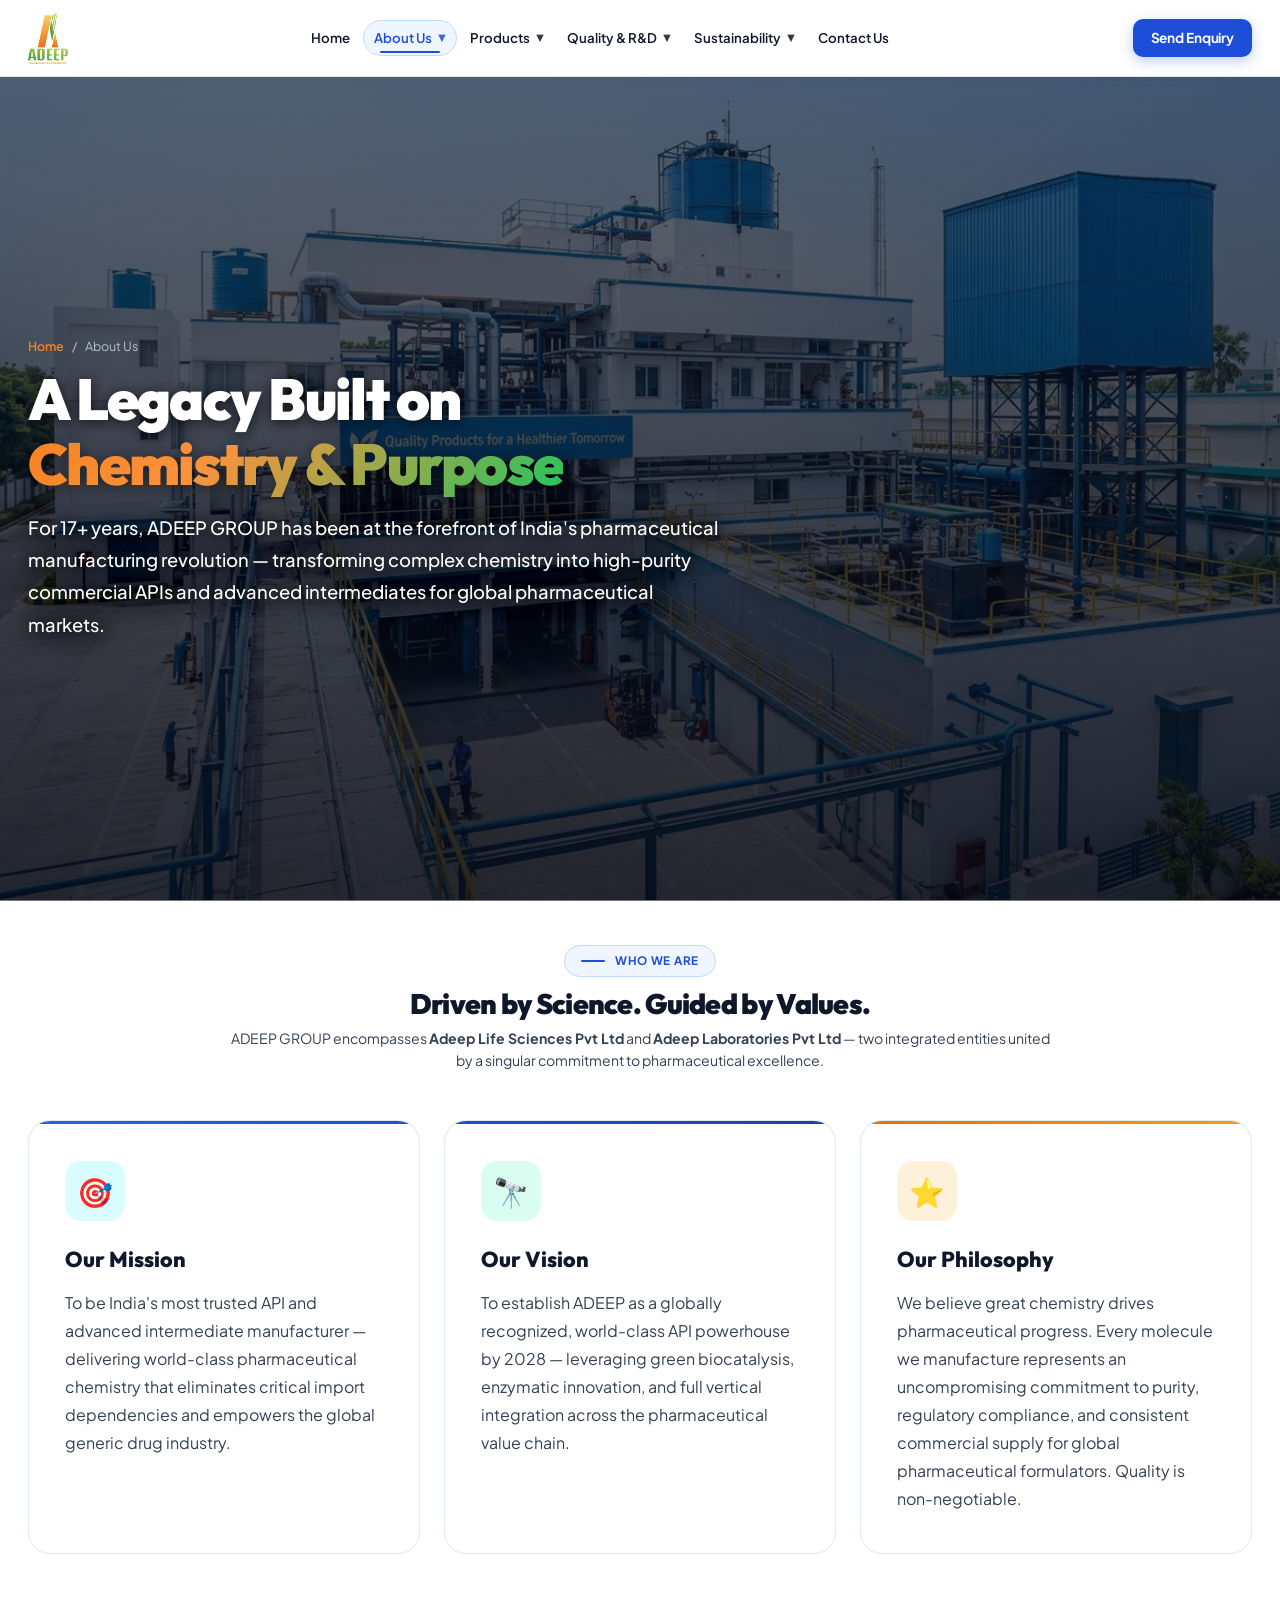
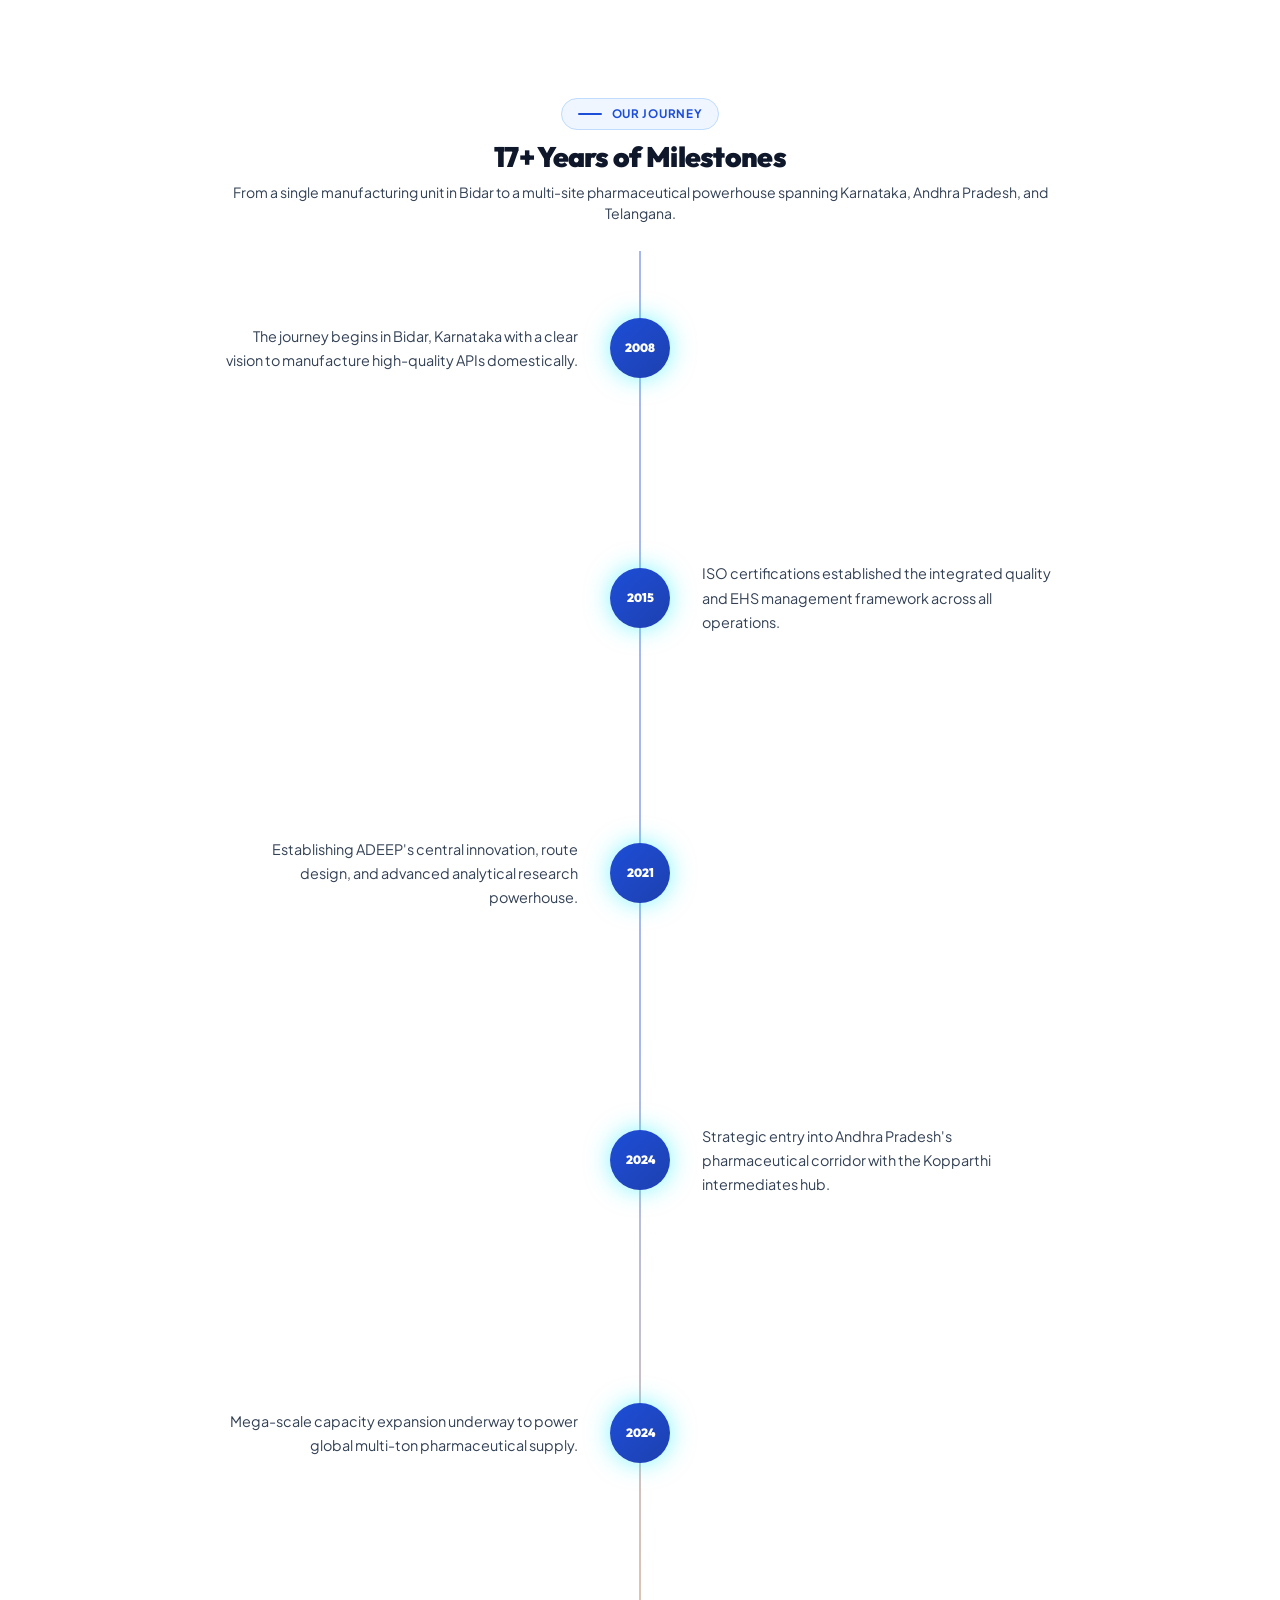
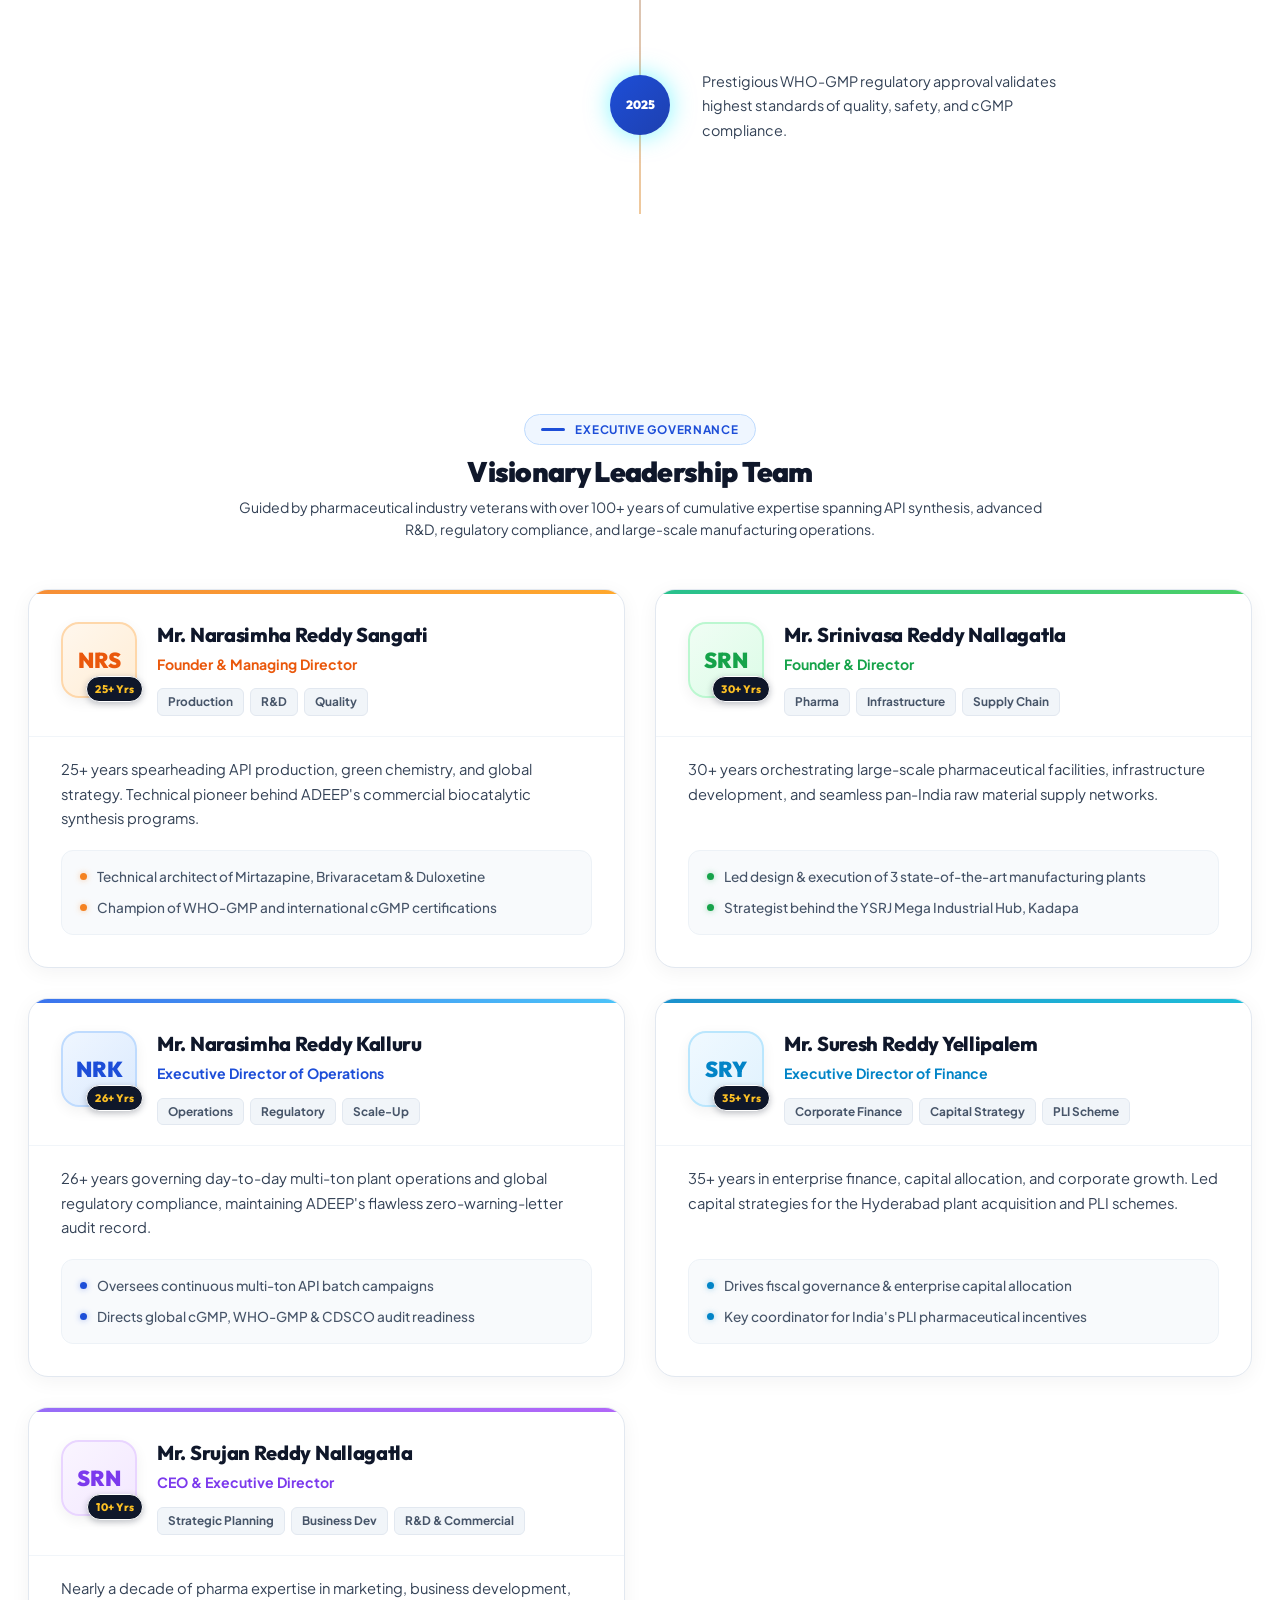
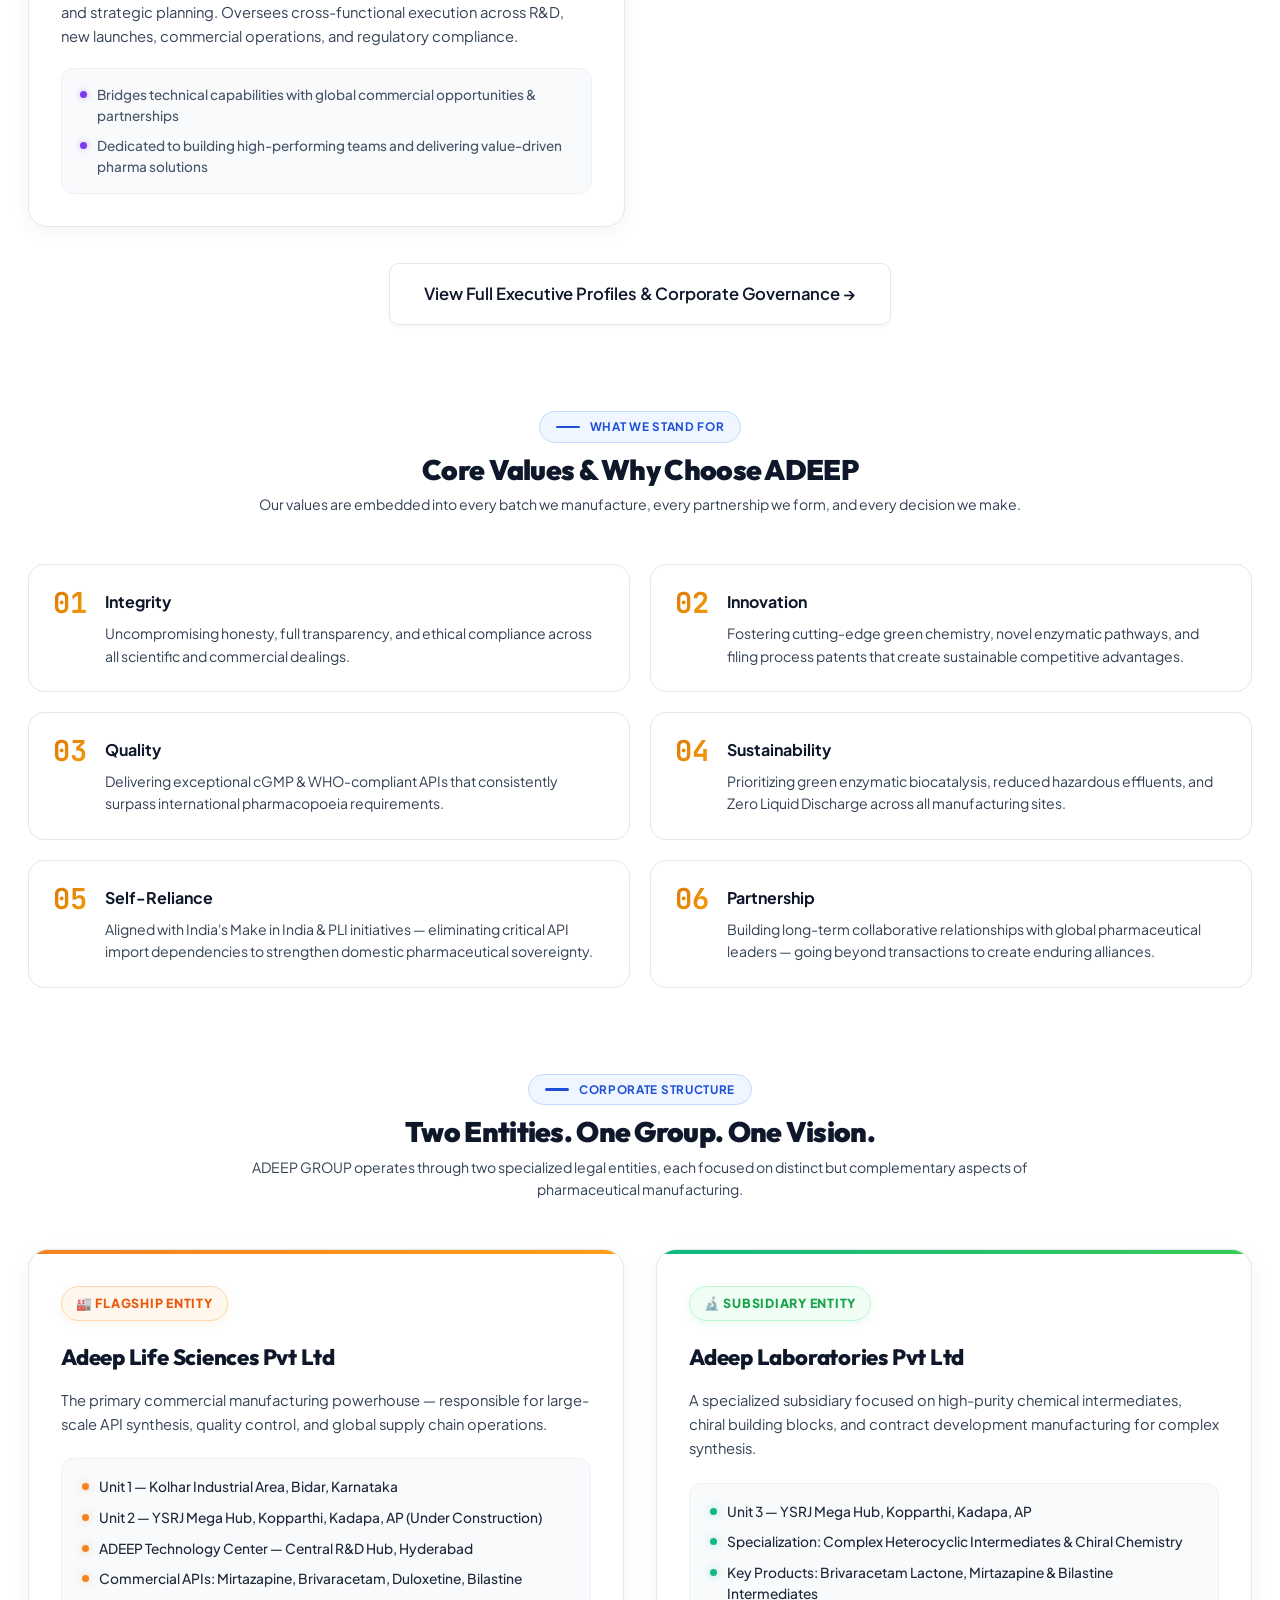
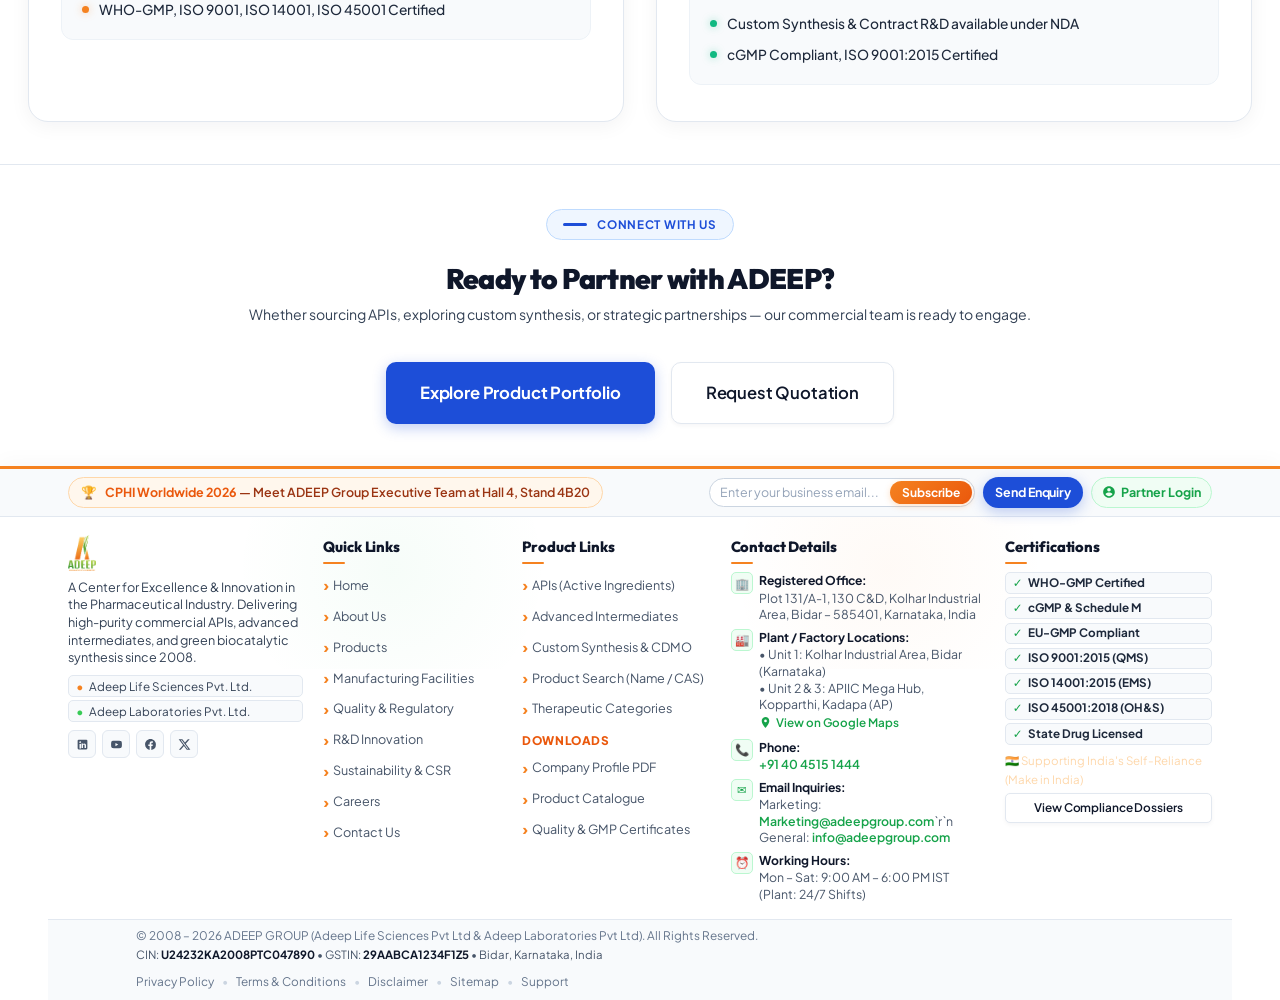
<file: about.html>
<!DOCTYPE html>
<html lang="en" data-theme="adeep-signature">

<head>
  <meta charset="UTF-8" />
  <meta name="viewport" content="width=device-width, initial-scale=1.0" />
  <title>About Us | ADEEP GROUP — 17+ Years of Pharmaceutical Excellence</title>
  <meta name="description"
    content="Learn about ADEEP GROUP's 17+ year legacy, vision, corporate journey, core values, and India's pharmaceutical manufacturing mission." />
  <link rel="preconnect" href="https://fonts.googleapis.com">
  <link rel="preconnect" href="https://fonts.gstatic.com" crossorigin>
  <link
    href="https://fonts.googleapis.com/css2?family=Plus+Jakarta+Sans:wght@300;400;500;600;700;800&family=Outfit:wght@400;500;600;700;800;900&family=JetBrains+Mono:wght@400;500;600&display=swap"
    rel="stylesheet">
  <link rel="icon" type="image/png" href="assets/adeep_emblem.png" />
  <link rel="stylesheet" href="styles.css?v=57.0" />
  <meta http-equiv="Cache-Control" content="no-cache, no-store, must-revalidate" />
  <meta http-equiv="Pragma" content="no-cache" />
  <meta http-equiv="Expires" content="0" />
  <style>
    .page-hero {
      min-height: calc(100vh - 76px) !important;
      height: calc(100vh - 76px) !important;
      display: flex !important;
      align-items: center !important;
      position: relative !important;
      padding: 40px 0 !important;
      overflow: hidden !important;
      background-size: cover !important;
      background-position: center !important;
      background: linear-gradient(180deg, rgba(5, 10, 24, 0.78) 0%, rgba(3, 6, 16, 0.92) 100%), url('assets/hero_boardroom.jpg') center/cover no-repeat !important;
    }

    .page-hero-inner {
      position: relative;
      z-index: 2;
    }

    .breadcrumb {
      display: flex;
      align-items: center;
      gap: 8px;
      font-size: 0.82rem;
      color: rgba(203, 213, 225, 0.85);
      margin-bottom: 20px;
    }

    .breadcrumb a {
      color: #f58220;
      text-decoration: none;
      transition: var(--t);
      font-weight: 600;
    }

    .breadcrumb a:hover {
      color: #fff;
    }

    .page-title {
      font-family: var(--font-heading);
      font-size: clamp(2.6rem, 5vw, 4rem);
      font-weight: 900;
      color: #ffffff !important;
      text-shadow: 0 2px 14px rgba(0, 0, 0, 0.8) !important;
      line-height: 1.1;
      margin-bottom: 20px;
      letter-spacing: -0.03em;
    }

    .page-title .accent {
      background: linear-gradient(135deg, #f58220 0%, #fb923c 35%, #22c55e 100%) !important;
      -webkit-background-clip: text !important;
      -webkit-text-fill-color: transparent !important;
      background-clip: text !important;
      color: #f58220 !important;
      filter: drop-shadow(0 2px 8px rgba(0, 0, 0, 0.5)) !important;
    }

    .page-subtitle,
    .page-hero p,
    .page-hero p.page-subtitle,
    #overview p.page-subtitle,
    p.page-subtitle {
      font-size: 1.15rem !important;
      color: #ffffff !important;
      -webkit-text-fill-color: #ffffff !important;
      text-shadow: 0 2px 14px rgba(0, 0, 0, 0.95), 0 0 24px rgba(0, 0, 0, 0.85) !important;
      opacity: 1 !important;
      font-weight: 500 !important;
      max-width: 700px !important;
      line-height: 1.75 !important;
      margin-bottom: 0 !important;
    }

    .mv-grid {
      display: grid;
      grid-template-columns: repeat(auto-fit, minmax(300px, 1fr));
      gap: 24px;
      margin-top: 48px;
    }

    .mv-card {
      background: var(--bg-card);
      border: 1px solid var(--border-card);
      border-radius: var(--r-xl);
      padding: 40px 36px;
      position: relative;
      overflow: hidden;
      transition: var(--t);
    }

    .mv-card::before {
      content: '';
      position: absolute;
      top: 0;
      left: 0;
      right: 0;
      height: 3px;
      border-radius: var(--r-xl) var(--r-xl) 0 0;
    }

    .mv-card-mission::before {
      background: var(--grad-cyan);
    }

    .mv-card-vision::before {
      background: var(--grad-teal);
    }

    .mv-card-values::before {
      background: var(--grad-gold);
    }

    .mv-card:hover {
      transform: translateY(-6px);
      box-shadow: var(--shadow-lg);
      border-color: var(--border-card-hover);
    }

    .mv-icon {
      width: 60px;
      height: 60px;
      border-radius: var(--r-lg);
      display: flex;
      align-items: center;
      justify-content: center;
      font-size: 1.8rem;
      margin-bottom: 20px;
    }

    .mv-card-mission .mv-icon {
      background: rgba(0, 240, 255, 0.15);
      color: #00f0ff;
    }

    .mv-card-vision .mv-icon {
      background: rgba(0, 245, 160, 0.15);
      color: #00f5a0;
    }

    .mv-card-values .mv-icon {
      background: rgba(245, 158, 11, 0.15);
      color: #fbbf24;
    }

    .mv-card h3 {
      font-family: var(--font-heading);
      font-size: 1.35rem;
      font-weight: 800;
      color: #fff;
      margin-bottom: 12px;
    }

    .mv-card p {
      color: var(--text-body);
      line-height: 1.75;
    }

    .timeline-section {
      padding: 100px 0;
    }

    .timeline-container {
      position: relative;
      max-width: 900px;
      margin: 0 auto;
    }

    .timeline-line {
      position: absolute;
      left: 50%;
      top: 0;
      bottom: 0;
      width: 2px;
      background: linear-gradient(180deg, var(--cyan), var(--teal), var(--gold));
      transform: translateX(-50%);
      opacity: 0.4;
    }

    .timeline-item {
      display: grid;
      grid-template-columns: 1fr 60px 1fr;
      gap: 0;
      margin-bottom: 56px;
      align-items: center;
    }

    .tl-content {
      padding: 0 32px;
    }

    .tl-year-badge {
      display: flex;
      align-items: center;
      justify-content: center;
      width: 60px;
      height: 60px;
      border-radius: 50%;
      background: var(--grad-teal);
      color: #fff;
      font-family: var(--font-heading);
      font-size: 0.75rem;
      font-weight: 900;
      box-shadow: 0 0 24px rgba(0, 240, 255, 0.5);
      position: relative;
      z-index: 2;
      justify-self: center;
    }

    .tl-card {
      background: var(--bg-card);
      border: 1px solid var(--border-card);
      border-radius: var(--r-lg);
      padding: 24px 28px;
      backdrop-filter: blur(16px);
      transition: var(--t);
    }

    .tl-card:hover {
      border-color: var(--border-card-hover);
      transform: translateY(-4px);
      box-shadow: var(--shadow-md);
    }

    .tl-card h4 {
      font-family: var(--font-heading);
      font-size: 1.05rem;
      font-weight: 800;
      color: #fff;
      margin-bottom: 8px;
    }

    .tl-card p {
      font-size: 0.9rem;
      color: var(--text-body);
      line-height: 1.6;
    }

    .tl-tag {
      display: inline-block;
      font-size: 0.72rem;
      font-weight: 700;
      padding: 3px 10px;
      border-radius: var(--r-full);
      background: var(--teal-soft);
      color: var(--teal-vivid);
      border: 1px solid rgba(56, 203, 86, 0.3);
      margin-bottom: 10px;
      letter-spacing: 0.06em;
      text-transform: uppercase;
    }

    .values-showcase {
      display: grid;
      grid-template-columns: repeat(2, 1fr);
      gap: 20px;
      margin-top: 48px;
    }

    .value-item {
      display: flex;
      gap: 18px;
      align-items: flex-start;
      padding: 24px;
      background: var(--bg-card);
      border: 1px solid var(--border-card);
      border-radius: var(--r-lg);
      transition: var(--t);
    }

    .value-item:hover {
      border-color: var(--border-card-hover);
      transform: translateY(-3px);
    }

    .value-num {
      font-family: var(--font-mono);
      font-size: 1.8rem;
      font-weight: 700;
      background: var(--grad-gold);
      -webkit-background-clip: text;
      -webkit-text-fill-color: transparent;
      background-clip: text;
      line-height: 1;
      flex-shrink: 0;
    }

    .value-item h4 {
      font-weight: 700;
      color: #fff;
      margin-bottom: 6px;
    }

    .value-item p {
      font-size: 0.88rem;
      color: var(--text-body);
      line-height: 1.6;
    }

    .entities-grid {
      display: grid;
      grid-template-columns: repeat(auto-fit, minmax(360px, 1fr));
      gap: 32px;
      margin-top: 48px;
    }

    .entity-card {
      background: #ffffff !important;
      border: 1px solid #e2e8f0 !important;
      border-radius: 20px !important;
      padding: 36px 32px !important;
      position: relative !important;
      overflow: hidden !important;
      transition: all 0.35s cubic-bezier(0.16, 1, 0.3, 1) !important;
      box-shadow: 0 4px 20px rgba(15, 23, 42, 0.05) !important;
    }

    .entity-card::before {
      content: '' !important;
      position: absolute !important;
      top: 0 !important;
      left: 0 !important;
      right: 0 !important;
      height: 4px !important;
    }

    .entity-card:nth-child(1)::before {
      background: linear-gradient(90deg, #f58220 0%, #ff9e15 100%) !important;
    }

    .entity-card:nth-child(2)::before {
      background: linear-gradient(90deg, #10b981 0%, #38cb56 100%) !important;
    }

    .entity-card:hover {
      border-color: #cbd5e1 !important;
      transform: translateY(-8px) !important;
      box-shadow: 0 20px 40px rgba(15, 23, 42, 0.1) !important;
    }

    .entity-card:nth-child(1) .entity-logo-badge {
      background: #fff7ed !important;
      border: 1px solid #fed7aa !important;
      color: #ea580c !important;
      box-shadow: 0 2px 8px rgba(245, 130, 32, 0.1) !important;
    }

    .entity-card:nth-child(2) .entity-logo-badge {
      background: #f0fdf4 !important;
      border: 1px solid #bbf7d0 !important;
      color: #16a34a !important;
      box-shadow: 0 2px 8px rgba(16, 185, 129, 0.1) !important;
    }

    .entity-logo-badge {
      display: inline-flex !important;
      align-items: center !important;
      gap: 8px !important;
      padding: 6px 14px !important;
      border-radius: 9999px !important;
      font-size: 0.78rem !important;
      font-weight: 800 !important;
      text-transform: uppercase !important;
      letter-spacing: 0.06em !important;
      margin-bottom: 18px !important;
    }

    .entity-card h3 {
      font-family: 'Outfit', sans-serif !important;
      font-size: 1.38rem !important;
      font-weight: 800 !important;
      color: #0f172a !important;
      margin-bottom: 12px !important;
      letter-spacing: -0.01em !important;
    }

    .entity-card p {
      color: #475569 !important;
      font-size: 0.92rem !important;
      line-height: 1.65 !important;
      margin-bottom: 22px !important;
    }

    .entity-spec-list {
      display: flex !important;
      flex-direction: column !important;
      gap: 10px !important;
      background: #f8fafc !important;
      border: 1px solid #edf2f7 !important;
      border-radius: 12px !important;
      padding: 18px 20px !important;
    }

    .entity-spec-row {
      display: flex !important;
      gap: 10px !important;
      align-items: flex-start !important;
      font-size: 0.86rem !important;
      line-height: 1.5 !important;
    }

    .entity-card:nth-child(1) .entity-spec-row .dot {
      background: #f58220 !important;
      box-shadow: 0 0 8px rgba(245, 130, 32, 0.4) !important;
    }

    .entity-card:nth-child(2) .entity-spec-row .dot {
      background: #10b981 !important;
      box-shadow: 0 0 8px rgba(16, 185, 129, 0.4) !important;
    }

    .entity-spec-row .dot {
      width: 7px !important;
      height: 7px !important;
      border-radius: 50% !important;
      flex-shrink: 0 !important;
      margin-top: 6px !important;
    }

    .entity-spec-row span {
      color: #1e293b !important;
      font-weight: 500 !important;
    }

    @media (max-width: 768px) {
      .timeline-line {
        left: 30px;
      }

      .timeline-item {
        grid-template-columns: 60px 1fr;
      }

      .timeline-item .tl-content {
        display: none;
      }

      .values-showcase {
        grid-template-columns: 1fr;
      }
    }
  </style>
</head>

<body>
  <canvas id="particleCanvas"></canvas>
  <header class="site-header" id="mainHeader">
    <div class="container header-container">
      <a href="index.html" class="brand-logo"><img src="assets/adeep_logo.png" alt="ADEEP GROUP" class="logo-img" /></a>
      <nav class="nav-menu" id="navMenu">
        <a href="index.html" class="nav-link">Home</a>

        <div class="nav-item-dropdown">
          <a href="about.html" class="nav-link nav-dropdown-toggle active">
            About Us <span class="dropdown-chevron">▼</span>
          </a>
          <div class="nav-dropdown-menu">
            <a href="about.html" class="dropdown-item active">About ADEEP Group</a>
            <a href="leadership.html" class="dropdown-item">Leadership &amp; Board</a>
            <a href="facilities.html" class="dropdown-item">Manufacturing Facilities</a>
            <a href="careers.html" class="dropdown-item">Careers &amp; Culture</a>
          </div>
        </div>

        <div class="nav-item-dropdown">
          <a href="products.html" class="nav-link nav-dropdown-toggle">
            Products <span class="dropdown-chevron">▼</span>
          </a>
          <div class="nav-dropdown-menu">
            <a href="products.html" class="dropdown-item">All Products</a>
            <a href="products.html?category=commercial-api" class="dropdown-item">APIs (Active Ingredients)</a>
            <a href="products.html?category=intermediate" class="dropdown-item">Advanced Intermediates</a>
            <a href="products.html?category=custom-synthesis" class="dropdown-item">Custom Synthesis &amp; CDMO</a>
            <a href="products.html?category=pipeline-api" class="dropdown-item">R&amp;D Pipeline</a>
          </div>
        </div>

        <div class="nav-item-dropdown">
          <a href="quality.html" class="nav-link nav-dropdown-toggle">
            Quality &amp; R&amp;D <span class="dropdown-chevron">▼</span>
          </a>
          <div class="nav-dropdown-menu">
            <a href="quality.html" class="dropdown-item">Quality &amp; Regulatory Assurance</a>
            <a href="rnd.html" class="dropdown-item">R&amp;D &amp; Green Biocatalysis</a>
            <a href="downloads.html" class="dropdown-item">Certificates &amp; DMF Downloads</a>
            <a href="partners.html" class="dropdown-item">Global CDMO &amp; Partnerships</a>
          </div>
        </div>

        <div class="nav-item-dropdown">
          <a href="sustainability.html" class="nav-link nav-dropdown-toggle">
            Sustainability <span class="dropdown-chevron">▼</span>
          </a>
          <div class="nav-dropdown-menu">
            <a href="sustainability.html" class="dropdown-item">Sustainability &amp; ESG Overview</a>
            <a href="hsg.html" class="dropdown-item">Health, Safety &amp; Governance (HSG)</a>
          </div>
        </div>

        <a href="contact.html" class="nav-link">Contact Us</a>
      </nav>
      <div class="header-actions">
        <a href="contact.html" class="btn btn-primary btn-sm header-cta">Send Enquiry</a>
        <button class="mobile-toggle" id="mobileToggle"><span></span><span></span><span></span></button>
      </div>
    </div>
  </header>

  <section class="page-hero" id="overview">
    <div class="container page-hero-inner">
      <div class="breadcrumb"><a href="index.html">Home</a><span>/</span><span>About Us</span></div>
      <h1 class="page-title">A Legacy Built on <br /><span class="accent">Chemistry &amp; Purpose</span></h1>
      <p class="page-subtitle"
        style="color: #ffffff !important; -webkit-text-fill-color: #ffffff !important; text-shadow: 0 2px 14px rgba(0, 0, 0, 0.95), 0 0 24px rgba(0, 0, 0, 0.85) !important; opacity: 1 !important; font-weight: 500 !important; font-size: 1.15rem !important; line-height: 1.75 !important; max-width: 700px !important; margin-bottom: 0 !important;">
        For 17+ years, ADEEP GROUP has been at the forefront of India's pharmaceutical manufacturing revolution —
        transforming complex chemistry into high-purity commercial APIs and advanced intermediates for global
        pharmaceutical markets.</p>

    </div>
  </section>

  <section class="section" id="vision">
    <div class="container">
      <div class="section-header-centered">
        <span class="section-tag">WHO WE ARE</span>
        <h2 class="section-title">Driven by Science. Guided by Values.</h2>
        <p class="section-desc">ADEEP GROUP encompasses <strong>Adeep Life Sciences Pvt Ltd</strong> and <strong>Adeep
            Laboratories Pvt Ltd</strong> — two integrated entities united by a singular commitment to pharmaceutical
          excellence.</p>
      </div>
      <div class="mv-grid">
        <div class="mv-card mv-card-mission">
          <div class="mv-icon">🎯</div>
          <h3>Our Mission</h3>
          <p>To be India's most trusted API and advanced intermediate manufacturer — delivering world-class
            pharmaceutical chemistry that eliminates critical import dependencies and empowers the global generic drug
            industry.</p>
        </div>
        <div class="mv-card mv-card-vision">
          <div class="mv-icon">🔭</div>
          <h3>Our Vision</h3>
          <p>To establish ADEEP as a globally recognized, world-class API powerhouse by 2028 — leveraging green
            biocatalysis, enzymatic innovation, and full vertical integration across the pharmaceutical value chain.</p>
        </div>
        <div class="mv-card mv-card-values">
          <div class="mv-icon">⭐</div>
          <h3>Our Philosophy</h3>
          <p>We believe great chemistry drives pharmaceutical progress. Every molecule we manufacture represents an
            uncompromising commitment to purity, regulatory compliance, and consistent commercial supply for global
            pharmaceutical formulators. Quality is non-negotiable.</p>
        </div>
      </div>
    </div>
  </section>

  <section class="timeline-section" id="milestones">
    <div class="container">
      <div class="section-header-centered">
        <span class="section-tag">OUR JOURNEY</span>
        <h2 class="section-title">17+ Years of Milestones</h2>
        <p class="section-desc">From a single manufacturing unit in Bidar to a multi-site pharmaceutical powerhouse
          spanning Karnataka, Andhra Pradesh, and Telangana.</p>
      </div>
      <div class="timeline-container">
        <div class="timeline-line"></div>
        <!-- 2008: Foundation -->
        <div class="timeline-item">
          <div class="tl-content" style="text-align:right;">
            <p style="color:var(--text-muted);font-size:0.9rem;">The journey begins in Bidar, Karnataka with a clear
              vision to manufacture high-quality APIs domestically.</p>
          </div>
          <div class="tl-year-badge">2008</div>
          <div class="tl-card">
            <div class="tl-tag">Foundation</div>
            <h4>Adeep Life Sciences Pvt Ltd Founded</h4>
            <p>Established at Kolhar Industrial Area, Bidar. First commercial API manufacturing operations launched
              under WHO-GMP standards.</p>
          </div>
        </div>
        <!-- 2015: ISO Certifications -->
        <div class="timeline-item">
          <div class="tl-card">
            <div class="tl-tag">Quality Milestone</div>
            <h4>ISO 9001 / 14001 / 45001 Triple Certification</h4>
            <p>Triple ISO certification achieved — Quality, Environmental, and Occupational Health &amp; Safety
              management systems fully operational.</p>
          </div>
          <div class="tl-year-badge">2015</div>
          <div class="tl-content">
            <p style="color:var(--text-muted);font-size:0.9rem;">ISO certifications established the integrated quality
              and EHS management framework across all operations.</p>
          </div>
        </div>
        <!-- 2021: Hyderabad Central R&D -->
        <div class="timeline-item">
          <div class="tl-content" style="text-align:right;">
            <p style="color:var(--text-muted);font-size:0.9rem;">Establishing ADEEP's central innovation, route design,
              and advanced analytical research powerhouse.</p>
          </div>
          <div class="tl-year-badge">2021</div>
          <div class="tl-card">
            <div class="tl-tag">R&amp;D Center</div>
            <h4>ADEEP Technology Center Established — Hyderabad</h4>
            <p>Dedicated Central R&amp;D facility operationalized in Hyderabad, driving innovative route scouting,
              process chemistry, green biocatalysis, and ICH-grade analytical research.</p>
          </div>
        </div>
        <!-- 2024: Adeep Labs (Unit 3) -->
        <div class="timeline-item">
          <div class="tl-card">
            <div class="tl-tag">Expansion</div>
            <h4>Adeep Laboratories Pvt Ltd — Unit 3</h4>
            <p>Specialized subsidiary entity established at APIIC YSRJ Mega Hub, Kopparthi, Kadapa, dedicated to complex
              heterocyclic intermediates and chiral building blocks.</p>
          </div>
          <div class="tl-year-badge">2024</div>
          <div class="tl-content">
            <p style="color:var(--text-muted);font-size:0.9rem;">Strategic entry into Andhra Pradesh's pharmaceutical
              corridor with the Kopparthi intermediates hub.</p>
          </div>
        </div>
        <!-- 2024: Unit 2 Mega Hub Under Construction -->
        <div class="timeline-item">
          <div class="tl-content" style="text-align:right;">
            <p style="color:var(--text-muted);font-size:0.9rem;">Mega-scale capacity expansion underway to power global
              multi-ton pharmaceutical supply.</p>
          </div>
          <div class="tl-year-badge">2024</div>
          <div class="tl-card">
            <div class="tl-tag">Mega Expansion</div>
            <h4>Unit 2 Mega Hub Under Construction</h4>
            <p>Mega-scale greenfield expansion underway at APIIC Plot 27A, YSRJ Mega Hub, Kopparthi, Kadapa. Adding
              1000+ KL upcoming reactor capacity under PLI scheme support.</p>
          </div>
        </div>
        <!-- 2025: Unit 1 (Bidar) WHO-GMP Approved -->
        <div class="timeline-item">
          <div class="tl-card">
            <div class="tl-tag">Regulatory Milestone</div>
            <h4>Unit 1 (Bidar) WHO-GMP Approved</h4>
            <p>Flagship commercial API manufacturing facility at Kolhar Industrial Area, Bidar successfully receives
              prestigious WHO-GMP certification, validating world-class cGMP standards.</p>
          </div>
          <div class="tl-year-badge">2025</div>
          <div class="tl-content">
            <p style="color:var(--text-muted);font-size:0.9rem;">Prestigious WHO-GMP regulatory approval validates
              highest standards of quality, safety, and cGMP compliance.</p>
          </div>
        </div>
      </div>
    </div>
  </section>

  <!-- Leadership Preview Section -->
  <section class="section" id="leadership" style="padding:80px 0;">
    <div class="container">
      <div class="section-header-centered">
        <span class="section-tag">EXECUTIVE GOVERNANCE</span>
        <h2 class="section-title">Visionary Leadership Team</h2>
        <p class="section-desc">Guided by pharmaceutical industry veterans with over 100+ years of cumulative expertise
          spanning API synthesis, advanced R&amp;D, regulatory compliance, and large-scale manufacturing operations.</p>
      </div>
      <div class="directors-showcase">
        <div class="dir-card">
          <div class="dir-header">
            <div class="dir-avatar">NRS<div class="dir-exp-badge">25+ Yrs</div>
            </div>
            <div>
              <div class="dir-name">Mr. Narasimha Reddy Sangati</div>
              <div class="dir-role">Founder &amp; Managing Director</div>
              <div class="dir-tags"><span class="dir-tag">Production</span><span class="dir-tag">R&amp;D</span><span
                  class="dir-tag">Quality</span></div>
            </div>
          </div>
          <div class="dir-body">
            <p class="dir-bio">25+ years spearheading API production, green chemistry, and global strategy. Technical
              pioneer behind ADEEP's commercial biocatalytic synthesis programs.</p>
            <div class="dir-expertise">
              <div class="dir-exp-row">
                <div class="dir-exp-dot"></div><span>Technical architect of Mirtazapine, Brivaracetam &amp;
                  Duloxetine</span>
              </div>
              <div class="dir-exp-row">
                <div class="dir-exp-dot"></div><span>Champion of WHO-GMP and international cGMP certifications</span>
              </div>
            </div>
          </div>
        </div>

        <div class="dir-card">
          <div class="dir-header">
            <div class="dir-avatar">SRN<div class="dir-exp-badge">30+ Yrs</div>
            </div>
            <div>
              <div class="dir-name">Mr. Srinivasa Reddy Nallagatla</div>
              <div class="dir-role">Founder &amp; Director</div>
              <div class="dir-tags"><span class="dir-tag">Pharma</span><span class="dir-tag">Infrastructure</span><span
                  class="dir-tag">Supply Chain</span></div>
            </div>
          </div>
          <div class="dir-body">
            <p class="dir-bio">30+ years orchestrating large-scale pharmaceutical facilities, infrastructure
              development, and seamless pan-India raw material supply networks.</p>
            <div class="dir-expertise">
              <div class="dir-exp-row">
                <div class="dir-exp-dot"></div><span>Led design &amp; execution of 3 state-of-the-art manufacturing
                  plants</span>
              </div>
              <div class="dir-exp-row">
                <div class="dir-exp-dot"></div><span>Strategist behind the YSRJ Mega Industrial Hub, Kadapa</span>
              </div>
            </div>
          </div>
        </div>

        <div class="dir-card">
          <div class="dir-header">
            <div class="dir-avatar">NRK<div class="dir-exp-badge">26+ Yrs</div>
            </div>
            <div>
              <div class="dir-name">Mr. Narasimha Reddy Kalluru</div>
              <div class="dir-role">Executive Director of Operations</div>
              <div class="dir-tags"><span class="dir-tag">Operations</span><span class="dir-tag">Regulatory</span><span
                  class="dir-tag">Scale-Up</span></div>
            </div>
          </div>
          <div class="dir-body">
            <p class="dir-bio">26+ years governing day-to-day multi-ton plant operations and global regulatory
              compliance, maintaining ADEEP's flawless zero-warning-letter audit record.</p>
            <div class="dir-expertise">
              <div class="dir-exp-row">
                <div class="dir-exp-dot"></div><span>Oversees continuous multi-ton API batch campaigns</span>
              </div>
              <div class="dir-exp-row">
                <div class="dir-exp-dot"></div><span>Directs global cGMP, WHO-GMP &amp; CDSCO audit readiness</span>
              </div>
            </div>
          </div>
        </div>

        <div class="dir-card">
          <div class="dir-header">
            <div class="dir-avatar">SRY<div class="dir-exp-badge">35+ Yrs</div>
            </div>
            <div>
              <div class="dir-name">Mr. Suresh Reddy Yellipalem</div>
              <div class="dir-role">Executive Director of Finance</div>
              <div class="dir-tags"><span class="dir-tag">Corporate Finance</span><span class="dir-tag">Capital
                  Strategy</span><span class="dir-tag">PLI Scheme</span></div>
            </div>
          </div>
          <div class="dir-body">
            <p class="dir-bio">35+ years in enterprise finance, capital allocation, and corporate growth. Led capital
              strategies for the Hyderabad plant acquisition and PLI schemes.</p>
            <div class="dir-expertise">
              <div class="dir-exp-row">
                <div class="dir-exp-dot"></div><span>Drives fiscal governance &amp; enterprise capital allocation</span>
              </div>
              <div class="dir-exp-row">
                <div class="dir-exp-dot"></div><span>Key coordinator for India's PLI pharmaceutical incentives</span>
              </div>
            </div>
          </div>
        </div>

        <div class="dir-card">
          <div class="dir-header">
            <div class="dir-avatar">SRN<div class="dir-exp-badge">10+ Yrs</div>
            </div>
            <div>
              <div class="dir-name">Mr. Srujan Reddy Nallagatla</div>
              <div class="dir-role">CEO &amp; Executive Director</div>
              <div class="dir-tags"><span class="dir-tag">Strategic Planning</span><span class="dir-tag">Business
                  Dev</span><span class="dir-tag">R&amp;D &amp; Commercial</span></div>
            </div>
          </div>
          <div class="dir-body">
            <p class="dir-bio">Nearly a decade of pharma expertise in marketing, business development, and strategic
              planning. Oversees cross-functional execution across R&amp;D, new launches, commercial operations, and
              regulatory compliance.</p>
            <div class="dir-expertise">
              <div class="dir-exp-row">
                <div class="dir-exp-dot"></div><span>Bridges technical capabilities with global commercial opportunities
                  &amp; partnerships</span>
              </div>
              <div class="dir-exp-row">
                <div class="dir-exp-dot"></div><span>Dedicated to building high-performing teams and delivering
                  value-driven pharma solutions</span>
              </div>
            </div>
          </div>
        </div>
      </div>
      <div style="text-align:center;margin-top:36px;">
        <a href="leadership.html" class="btn btn-outline btn-lg">View Full Executive Profiles &amp; Corporate Governance
          →</a>
      </div>
    </div>
  </section>

  <section class="section" id="why-us" style="background:var(--bg-surface);padding:80px 0;">
    <div class="container">
      <div class="section-header-centered">
        <span class="section-tag">WHAT WE STAND FOR</span>
        <h2 class="section-title">Core Values &amp; Why Choose ADEEP</h2>
        <p class="section-desc">Our values are embedded into every batch we manufacture, every partnership we form, and
          every decision we make.</p>
      </div>
      <div class="values-showcase">
        <div class="value-item">
          <div class="value-num">01</div>
          <div>
            <h4>Integrity</h4>
            <p>Uncompromising honesty, full transparency, and ethical compliance across all scientific and commercial
              dealings.</p>
          </div>
        </div>
        <div class="value-item">
          <div class="value-num">02</div>
          <div>
            <h4>Innovation</h4>
            <p>Fostering cutting-edge green chemistry, novel enzymatic pathways, and filing process patents that create
              sustainable competitive advantages.</p>
          </div>
        </div>
        <div class="value-item">
          <div class="value-num">03</div>
          <div>
            <h4>Quality</h4>
            <p>Delivering exceptional cGMP &amp; WHO-compliant APIs that consistently surpass international
              pharmacopoeia requirements.</p>
          </div>
        </div>
        <div class="value-item">
          <div class="value-num">04</div>
          <div>
            <h4>Sustainability</h4>
            <p>Prioritizing green enzymatic biocatalysis, reduced hazardous effluents, and Zero Liquid Discharge across
              all manufacturing sites.</p>
          </div>
        </div>
        <div class="value-item">
          <div class="value-num">05</div>
          <div>
            <h4>Self-Reliance</h4>
            <p>Aligned with India's Make in India &amp; PLI initiatives — eliminating critical API import dependencies
              to strengthen domestic pharmaceutical sovereignty.</p>
          </div>
        </div>
        <div class="value-item">
          <div class="value-num">06</div>
          <div>
            <h4>Partnership</h4>
            <p>Building long-term collaborative relationships with global pharmaceutical leaders — going beyond
              transactions to create enduring alliances.</p>
          </div>
        </div>
      </div>
    </div>
  </section>

  <section class="section">
    <div class="container">
      <div class="section-header-centered">
        <span class="section-tag">CORPORATE STRUCTURE</span>
        <h2 class="section-title">Two Entities. One Group. One Vision.</h2>
        <p class="section-desc">ADEEP GROUP operates through two specialized legal entities, each focused on distinct
          but complementary aspects of pharmaceutical manufacturing.</p>
      </div>
      <div class="entities-grid">
        <div class="entity-card">
          <div class="entity-logo-badge">🏭 Flagship Entity</div>
          <h3>Adeep Life Sciences Pvt Ltd</h3>
          <p>The primary commercial manufacturing powerhouse — responsible for large-scale API synthesis, quality
            control, and global supply chain operations.</p>
          <div class="entity-spec-list">
            <div class="entity-spec-row">
              <div class="dot"></div><span>Unit 1 — Kolhar Industrial Area, Bidar, Karnataka</span>
            </div>
            <div class="entity-spec-row">
              <div class="dot"></div><span>Unit 2 — YSRJ Mega Hub, Kopparthi, Kadapa, AP (Under Construction)</span>
            </div>
            <div class="entity-spec-row">
              <div class="dot"></div><span>ADEEP Technology Center — Central R&amp;D Hub, Hyderabad</span>
            </div>
            <div class="entity-spec-row">
              <div class="dot"></div><span>Commercial APIs: Mirtazapine, Brivaracetam, Duloxetine, Bilastine</span>
            </div>
            <div class="entity-spec-row">
              <div class="dot"></div><span>WHO-GMP, ISO 9001, ISO 14001, ISO 45001 Certified</span>
            </div>
          </div>
        </div>
        <div class="entity-card">
          <div class="entity-logo-badge">🔬 Subsidiary Entity</div>
          <h3>Adeep Laboratories Pvt Ltd</h3>
          <p>A specialized subsidiary focused on high-purity chemical intermediates, chiral building blocks, and
            contract development manufacturing for complex synthesis.</p>
          <div class="entity-spec-list">
            <div class="entity-spec-row">
              <div class="dot"></div><span>Unit 3 — YSRJ Mega Hub, Kopparthi, Kadapa, AP</span>
            </div>
            <div class="entity-spec-row">
              <div class="dot"></div><span>Specialization: Complex Heterocyclic Intermediates &amp; Chiral
                Chemistry</span>
            </div>
            <div class="entity-spec-row">
              <div class="dot"></div><span>Key Products: Brivaracetam Lactone, Mirtazapine &amp; Bilastine
                Intermediates</span>
            </div>
            <div class="entity-spec-row">
              <div class="dot"></div><span>Custom Synthesis &amp; Contract R&amp;D available under NDA</span>
            </div>
            <div class="entity-spec-row">
              <div class="dot"></div><span>cGMP Compliant, ISO 9001:2015 Certified</span>
            </div>
          </div>
        </div>
      </div>
    </div>
  </section>

  <section class="section"
    style="padding:80px 0;background:linear-gradient(135deg,rgba(3,5,16,0.98) 0%,rgba(8,16,38,0.95) 100%);border-top:1px solid var(--border-card);">
    <div class="container" style="text-align:center;">
      <span class="section-tag">CONNECT WITH US</span>
      <h2 class="section-title" style="margin-top:12px;">Ready to Partner with ADEEP?</h2>
      <p class="section-desc" style="margin:0 auto 36px;">Whether sourcing APIs, exploring custom synthesis, or
        strategic partnerships — our commercial team is ready to engage.</p>
      <div style="display:flex;gap:16px;justify-content:center;flex-wrap:wrap;">
        <a href="products.html" class="btn btn-primary btn-lg">Explore Product Portfolio</a>
        <a href="contact.html" class="btn btn-outline btn-lg">Request Quotation</a>
      </div>
    </div>
  </section>

  <!-- Global Master Footer -->
  <footer class="site-footer">
    <!-- Top Ribbon: Exhibition Announcement & Newsletter Signup -->
    <div class="footer-top-ribbon">
      <div class="container ftr-container">
        <div class="ftr-event-chip">
          <span>🏆</span>
          <span><strong>CPHI Worldwide 2026</strong> — Meet ADEEP Group Executive Team at Hall 4, Stand 4B20</span>
        </div>
        <div class="ftr-actions">
          <form class="ftr-newsletter-form"
            onsubmit="event.preventDefault(); showToast('Subscribed to ADEEP Molecule Pipeline Updates!');">
            <input type="email" placeholder="Enter your business email..." required aria-label="Business Email" />
            <button type="submit">Subscribe</button>
          </form>
          <a href="contact.html#inquiry" class="btn btn-sm btn-primary"
            style="padding: 8px 16px; font-size: 0.82rem;">Send Enquiry</a>
          <a href="contact.html" class="ftr-login-link">
            <svg viewBox="0 0 24 24" width="14" height="14" fill="currentColor">
              <path
                d="M12 2C6.48 2 2 6.48 2 12s4.48 10 10 10 10-4.48 10-10S17.52 2 12 2zm0 3c1.66 0 3 1.34 3 3s-1.34 3-3 3-3-1.34-3-3 1.34-3 3-3zm0 14.2c-2.5 0-4.71-1.28-6-3.22.03-1.99 4-3.08 6-3.08 1.99 0 5.97 1.09 6 3.08-1.29 1.94-3.5 3.22-6 3.22z" />
            </svg>
            <span>Partner Login</span>
          </a>
        </div>
      </div>
    </div>

    <!-- Main 5-Column Content Grid -->
    <div class="container footer-main-grid">
      <!-- 1. Company Info -->
      <div class="footer-col brand-col">
        <img src="assets/adeep_logo.png" alt="ADEEP GROUP" class="footer-brand-logo" />
        <p class="footer-desc">
          A Center for Excellence &amp; Innovation in the Pharmaceutical Industry. Delivering high-purity commercial
          APIs, advanced intermediates, and green biocatalytic synthesis since 2008.
        </p>
        <div class="footer-entities">
          <span><strong style="color: #f58220;">•</strong> Adeep Life Sciences Pvt. Ltd.</span>
          <span><strong style="color: #38cb56;">•</strong> Adeep Laboratories Pvt. Ltd.</span>
        </div>
        <div class="footer-social-row">
          <a href="https://linkedin.com" target="_blank" rel="noopener noreferrer" class="footer-social-btn"
            aria-label="LinkedIn" title="LinkedIn">
            <svg viewBox="0 0 24 24">
              <path
                d="M19 3a2 2 0 0 1 2 2v14a2 2 0 0 1-2 2H5a2 2 0 0 1-2-2V5a2 2 0 0 1 2-2h14m-.5 15.5v-5.3a3.26 3.26 0 0 0-3.26-3.26c-.85 0-1.84.52-2.28 1.3v-1.11h-2.79v8.37h2.79v-4.93c0-.77.62-1.4 1.39-1.4a1.4 1.4 0 0 1 1.4 1.4v4.93h2.75M6.46 10.9v8.37H9.2V10.9H6.46M7.83 6.2a1.66 1.66 0 0 0-1.66 1.66c0 .92.74 1.66 1.66 1.66.92 0 1.66-.74 1.66-1.66 0-.92-.74-1.66-1.66-1.66Z" />
            </svg>
          </a>
          <a href="https://youtube.com" target="_blank" rel="noopener noreferrer" class="footer-social-btn"
            aria-label="YouTube" title="YouTube">
            <svg viewBox="0 0 24 24">
              <path
                d="M10 15l5.19-3L10 9v6m11.56-7.83c.13.47.22 1.1.28 1.9.07.8.1 1.49.1 2.09L22 12c0 2.19-.16 3.8-.44 4.83-.25.9-.83 1.48-1.73 1.73-.47.13-1.33.22-2.65.28-1.3.07-2.49.1-3.59.1L12 19c-4.19 0-6.8-.16-7.83-.44-.9-.25-1.48-.83-1.73-1.73-.13-.47-.22-1.1-.28-1.9-.07-.8-.1-1.49-.1-2.09L2 12c0-2.19.16-3.8.44-4.83.25-.9.83-1.48 1.73-1.73.47-.13 1.33-.22 2.65-.28 1.3-.07 2.49-.1 3.59-.1L12 5c4.19 0 6.8.16 7.83.44.9.25 1.48.83 1.73 1.73Z" />
            </svg>
          </a>
          <a href="https://facebook.com" target="_blank" rel="noopener noreferrer" class="footer-social-btn"
            aria-label="Facebook" title="Facebook">
            <svg viewBox="0 0 24 24">
              <path
                d="M12 2.04C6.5 2.04 2 6.53 2 12.06C2 17.06 5.66 21.21 10.44 21.96V14.96H7.9V12.06H10.44V9.85C10.44 7.34 11.93 5.96 14.22 5.96C15.31 5.96 16.45 6.15 16.45 6.15V8.62H15.19C13.95 8.62 13.56 9.39 13.56 10.18V12.06H16.34L15.89 14.96H13.56V21.96A10 10 0 0 0 22 12.06C22 6.53 17.5 2.04 12 2.04Z" />
            </svg>
          </a>
          <a href="https://x.com" target="_blank" rel="noopener noreferrer" class="footer-social-btn"
            aria-label="X (Twitter)" title="X (Twitter)">
            <svg viewBox="0 0 24 24">
              <path
                d="M18.244 2.25h3.308l-7.227 8.26 8.502 11.24H16.17l-5.214-6.817L4.99 21.75H1.68l7.73-8.835L1.254 2.25H8.08l4.713 6.231zm-1.161 17.52h1.833L7.084 4.126H5.117z" />
            </svg>
          </a>
        </div>
      </div>

      <!-- 2. Quick Links -->
      <div class="footer-col">
        <h4>Quick Links</h4>
        <ul class="footer-nav-list">
          <li><a href="index.html">Home</a></li>
          <li><a href="about.html">About Us</a></li>
          <li><a href="products.html">Products</a></li>
          <li><a href="facilities.html">Manufacturing Facilities</a></li>
          <li><a href="quality.html">Quality &amp; Regulatory</a></li>
          <li><a href="rnd.html">R&amp;D Innovation</a></li>
          <li><a href="sustainability.html">Sustainability &amp; CSR</a></li>
          <li><a href="careers.html">Careers</a></li>
          <li><a href="contact.html">Contact Us</a></li>
        </ul>
      </div>

      <!-- 3. Product Links & Downloads -->
      <div class="footer-col">
        <h4>Product Links</h4>
        <ul class="footer-nav-list">
          <li><a href="products.html?category=commercial-api">APIs (Active Ingredients)</a></li>
          <li><a href="products.html?category=intermediate">Advanced Intermediates</a></li>
          <li><a href="products.html?category=custom-synthesis">Custom Synthesis &amp; CDMO</a></li>
          <li><a href="products.html#products">Product Search (Name / CAS)</a></li>
          <li><a href="products.html#categories">Therapeutic Categories</a></li>
        </ul>

        <div class="footer-sub-heading">Downloads</div>
        <ul class="footer-nav-list">
          <li><a href="downloads.html#profile">Company Profile PDF</a></li>
          <li><a href="downloads.html#catalogue">Product Catalogue</a></li>
          <li><a href="downloads.html#certificates">Quality &amp; GMP Certificates</a></li>
        </ul>
      </div>

      <!-- 4. Contact Details -->
      <div class="footer-col">
        <h4>Contact Details</h4>
        <div class="footer-contact-items">
          <div class="fci-item">
            <div class="fci-icon">🏢</div>
            <div class="fci-content">
              <strong>Registered Office:</strong>
              <span>Plot 131/A-1, 130 C&amp;D, Kolhar Industrial Area, Bidar – 585401, Karnataka, India</span>
            </div>
          </div>
          <div class="fci-item">
            <div class="fci-icon">🏭</div>
            <div class="fci-content">
              <strong>Plant / Factory Locations:</strong>
              <span>• Unit 1: Kolhar Industrial Area, Bidar (Karnataka)<br />• Unit 2 &amp; 3: APIIC Mega Hub,
                Kopparthi, Kadapa (AP)</span>
              <a href="https://maps.google.com/?q=Kolhar+Industrial+Area+Bidar" target="_blank"
                rel="noopener noreferrer" class="fci-map-link">
                <svg viewBox="0 0 24 24" width="13" height="13" fill="currentColor">
                  <path
                    d="M12 2C8.13 2 5 5.13 5 9c0 5.25 7 13 7 13s7-7.75 7-13c0-3.87-3.13-7-7-7zm0 9.5a2.5 2.5 0 0 1 0-5 2.5 2.5 0 0 1 0 5z" />
                </svg>
                <span>View on Google Maps</span>
              </a>
            </div>
          </div>
          <div class="fci-item">
            <div class="fci-icon">📞</div>
            <div class="fci-content">
              <strong>Phone:</strong>
              <a href="tel:+914045151444">+91 40 4515 1444</a>
            </div>
          </div>
          <div class="fci-item">
            <div class="fci-icon">✉️</div>
            <div class="fci-content">
              <strong>Email Inquiries:</strong>
              <span>Marketing: <a href="mailto:Marketing@adeepgroup.com">Marketing@adeepgroup.com</a></span>`r`n
              <span>General: <a href="mailto:info@adeepgroup.com">info@adeepgroup.com</a></span>
            </div>
          </div>
          <div class="fci-item">
            <div class="fci-icon">⏰</div>
            <div class="fci-content">
              <strong>Working Hours:</strong>
              <span>Mon – Sat: 9:00 AM – 6:00 PM IST (Plant: 24/7 Shifts)</span>
            </div>
          </div>
        </div>
      </div>

      <!-- 5. Certifications & Accreditations -->
      <div class="footer-col">
        <h4>Certifications</h4>
        <div class="footer-certs-grid">
          <div class="fc-pill"><span class="fcp-check">✓</span><span>WHO-GMP Certified</span></div>
          <div class="fc-pill"><span class="fcp-check">✓</span><span>cGMP &amp; Schedule M</span></div>
          <div class="fc-pill"><span class="fcp-check">✓</span><span>EU-GMP Compliant</span></div>
          <div class="fc-pill"><span class="fcp-check">✓</span><span>ISO 9001:2015 (QMS)</span></div>
          <div class="fc-pill"><span class="fcp-check">✓</span><span>ISO 14001:2015 (EMS)</span></div>
          <div class="fc-pill"><span class="fcp-check">✓</span><span>ISO 45001:2018 (OH&amp;S)</span></div>
          <div class="fc-pill"><span class="fcp-check">✓</span><span>State Drug Licensed</span></div>
        </div>
        <div class="footer-cta-box">
          <div class="make-in-india-badge" style="margin-bottom: 12px; font-size: 0.8rem; color: #fed7aa;">
            <span>🇮🇳 Supporting India's Self-Reliance (Make in India)</span>
          </div>
          <a href="quality.html" class="btn btn-outline btn-sm btn-block"
            style="text-align: center; font-size: 0.82rem; padding: 8px 12px; border-color: rgba(56, 203, 86, 0.4); color: #86efac;">View
            Compliance Dossiers</a>
        </div>
      </div>
    </div>

    <!-- 7. Bottom Legal Bar -->
    <div class="container footer-bottom-bar">
      <div class="fbb-container">
        <div>
          <div class="fbb-copy">
            © 2008 – 2026 ADEEP GROUP (Adeep Life Sciences Pvt Ltd &amp; Adeep Laboratories Pvt Ltd). All Rights
            Reserved.
          </div>
          <div class="fbb-corporate-ids">
            CIN: <strong>U24232KA2008PTC047890</strong> • GSTIN: <strong>29AABCA1234F1Z5</strong> • Bidar, Karnataka,
            India
          </div>
        </div>
        <div class="footer-legal-links">
          <a href="about.html#privacy">Privacy Policy</a>
          <span>•</span>
          <a href="about.html#terms">Terms &amp; Conditions</a>
          <span>•</span>
          <a href="about.html#disclaimer">Disclaimer</a>
          <span>•</span>
          <a href="about.html#sitemap">Sitemap</a>
          <span>•</span>
          <a href="contact.html">Support</a>
        </div>
      </div>
    </div>
  </footer>
  <button class="scroll-top-btn" id="scrollTopBtn" title="Back to Top">↑</button>
  <script>

    (function () { const canvas = document.getElementById('particleCanvas'); if (!canvas) return; const ctx = canvas.getContext('2d'); let W, H, particles = []; let C = (window.getThemeColors ? window.getThemeColors() : ['rgba(14,165,233,', 'rgba(20,184,166,', 'rgba(16,185,129,', 'rgba(245,158,11,']); window.addEventListener('adeepThemeChanged', function () { if (window.getThemeColors) { C = window.getThemeColors(); particles.forEach(function (p) { p.c = C[Math.floor(Math.random() * C.length)]; }); } }); function resize() { W = canvas.width = window.innerWidth; H = canvas.height = window.innerHeight; } function P() { this.reset = function () { this.x = Math.random() * W; this.y = Math.random() * H; this.r = Math.random() * 2 + 0.8; this.vx = (Math.random() - .5) * .6; this.vy = (Math.random() - .5) * .6; this.c = C[Math.floor(Math.random() * C.length)]; this.a = Math.random() * .5 + .2; this.ps = Math.random() * .02 + .01; this.pa = Math.random() * Math.PI * 2; }; this.reset(); } function init() { particles = []; const c = Math.min(Math.floor((W * H) / 18000), 80); for (let i = 0; i < c; i++)particles.push(new P()); } function draw() { ctx.clearRect(0, 0, W, H); particles.forEach(p => { p.pa += p.ps; ctx.beginPath(); ctx.arc(p.x, p.y, p.r, 0, Math.PI * 2); ctx.fillStyle = p.c + (p.a + Math.sin(p.pa) * .15) + ')'; ctx.shadowBlur = 6; ctx.shadowColor = (C[1] || 'rgba(20,184,166,') + '.4)'; ctx.fill(); ctx.shadowBlur = 0; particles.forEach(p2 => { const dx = p.x - p2.x, dy = p.y - p2.y, d = Math.sqrt(dx * dx + dy * dy); if (d < 100) { ctx.beginPath(); ctx.moveTo(p.x, p.y); ctx.lineTo(p2.x, p2.y); ctx.strokeStyle = p.c + (.12 * (1 - d / 100)) + ')'; ctx.lineWidth = .5; ctx.stroke(); } }); p.x += p.vx; p.y += p.vy; if (p.x < 0 || p.x > W || p.y < 0 || p.y > H) p.reset(); }); requestAnimationFrame(draw); } window.addEventListener('resize', () => { resize(); init(); }); resize(); init(); draw(); })();
    const header = document.getElementById('mainHeader'); const st = document.getElementById('scrollTopBtn'); window.addEventListener('scroll', () => { header.classList.toggle('scrolled', window.scrollY > 60); st.classList.toggle('visible', window.scrollY > 400); }); st.addEventListener('click', () => window.scrollTo({ top: 0, behavior: 'smooth' }));
    document.getElementById('mobileToggle').addEventListener('click', () => document.getElementById('navMenu').classList.toggle('open'));
  </script>
  <script src="app.js?v=6.0"></script>
</body>

</html>
</file>
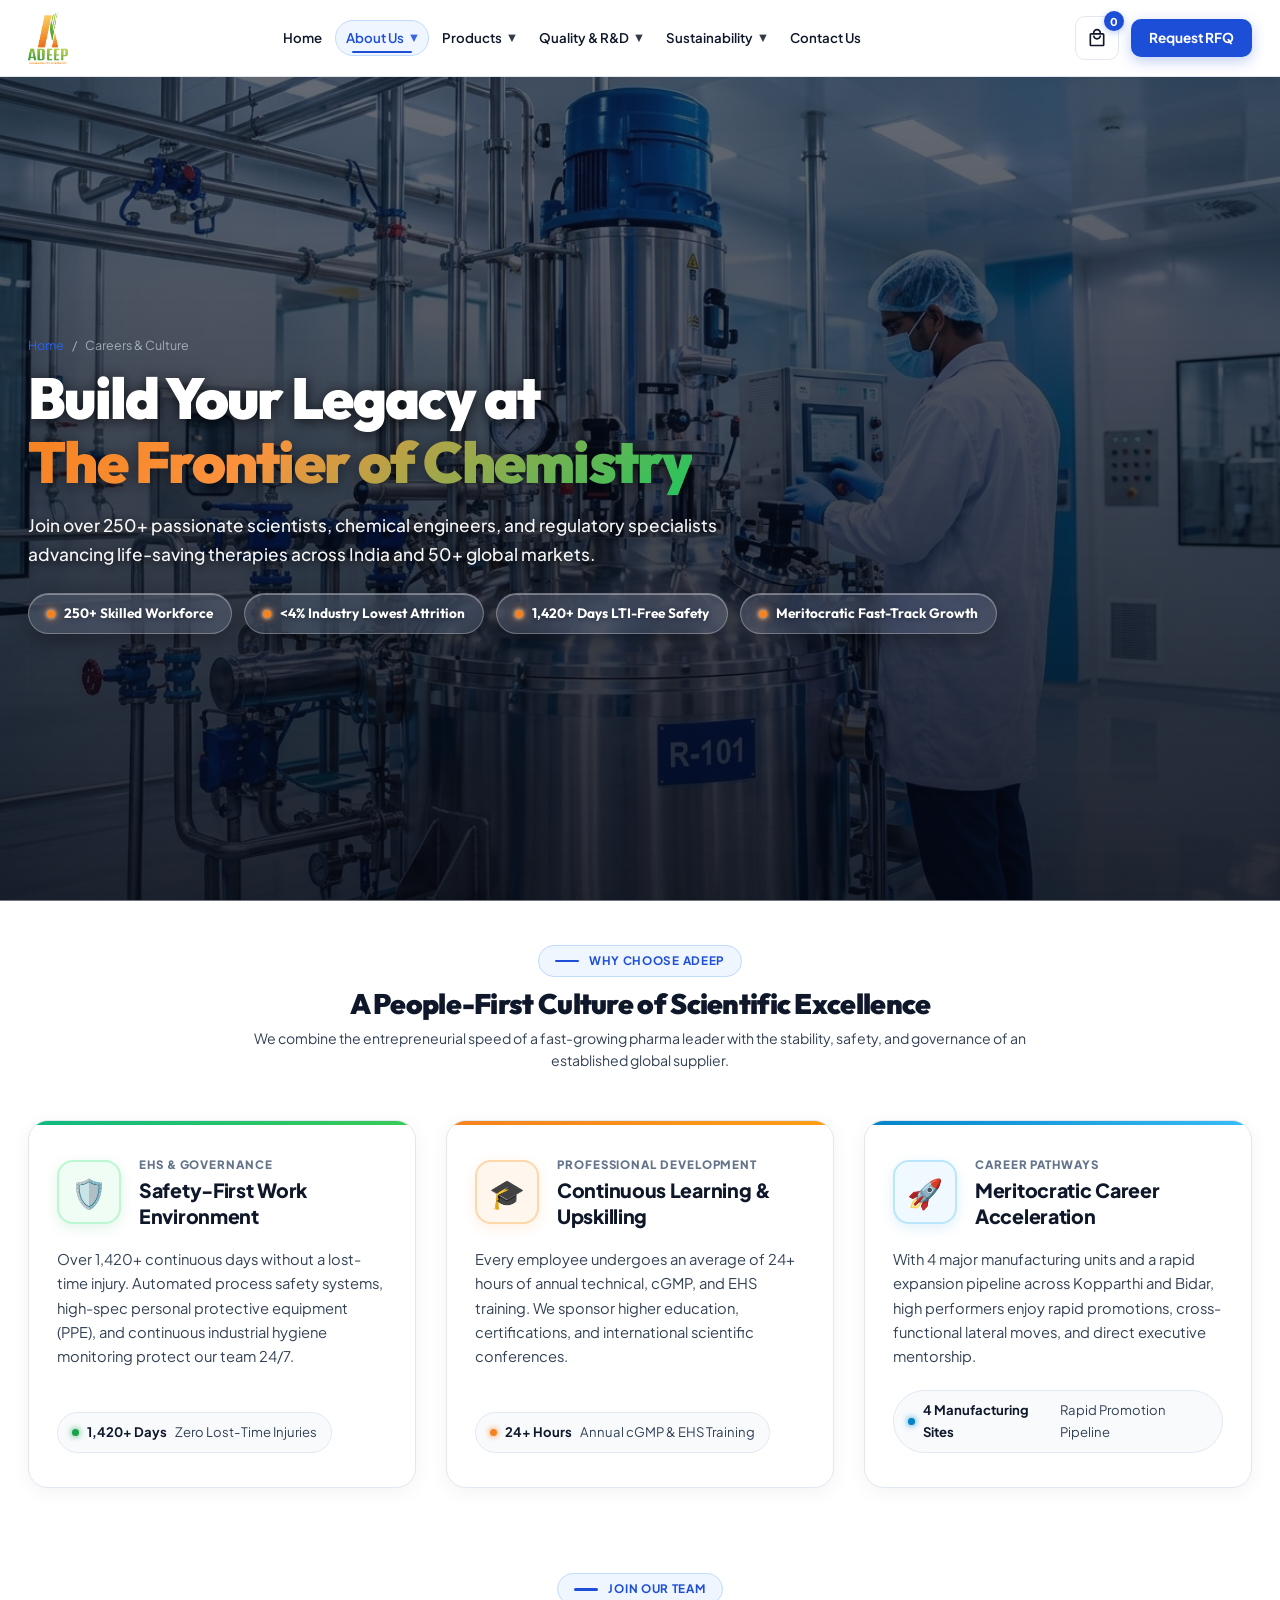
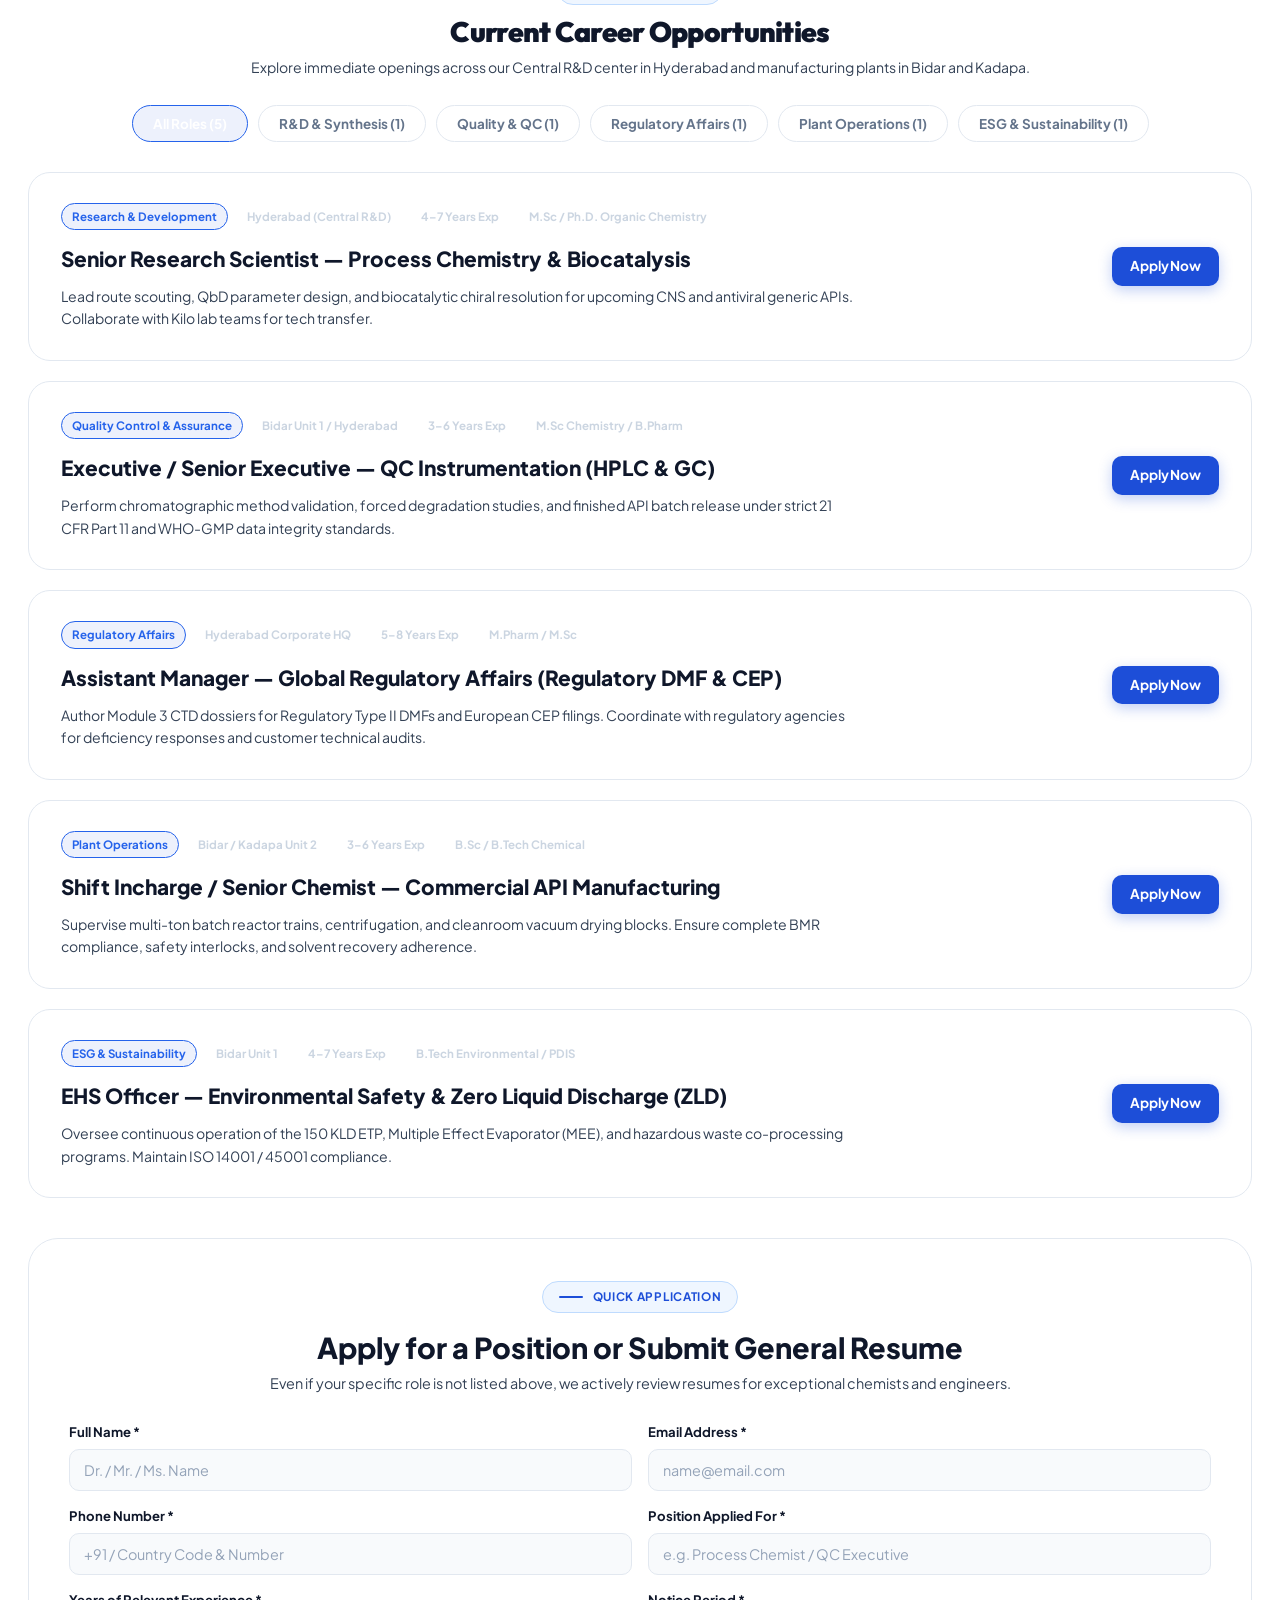
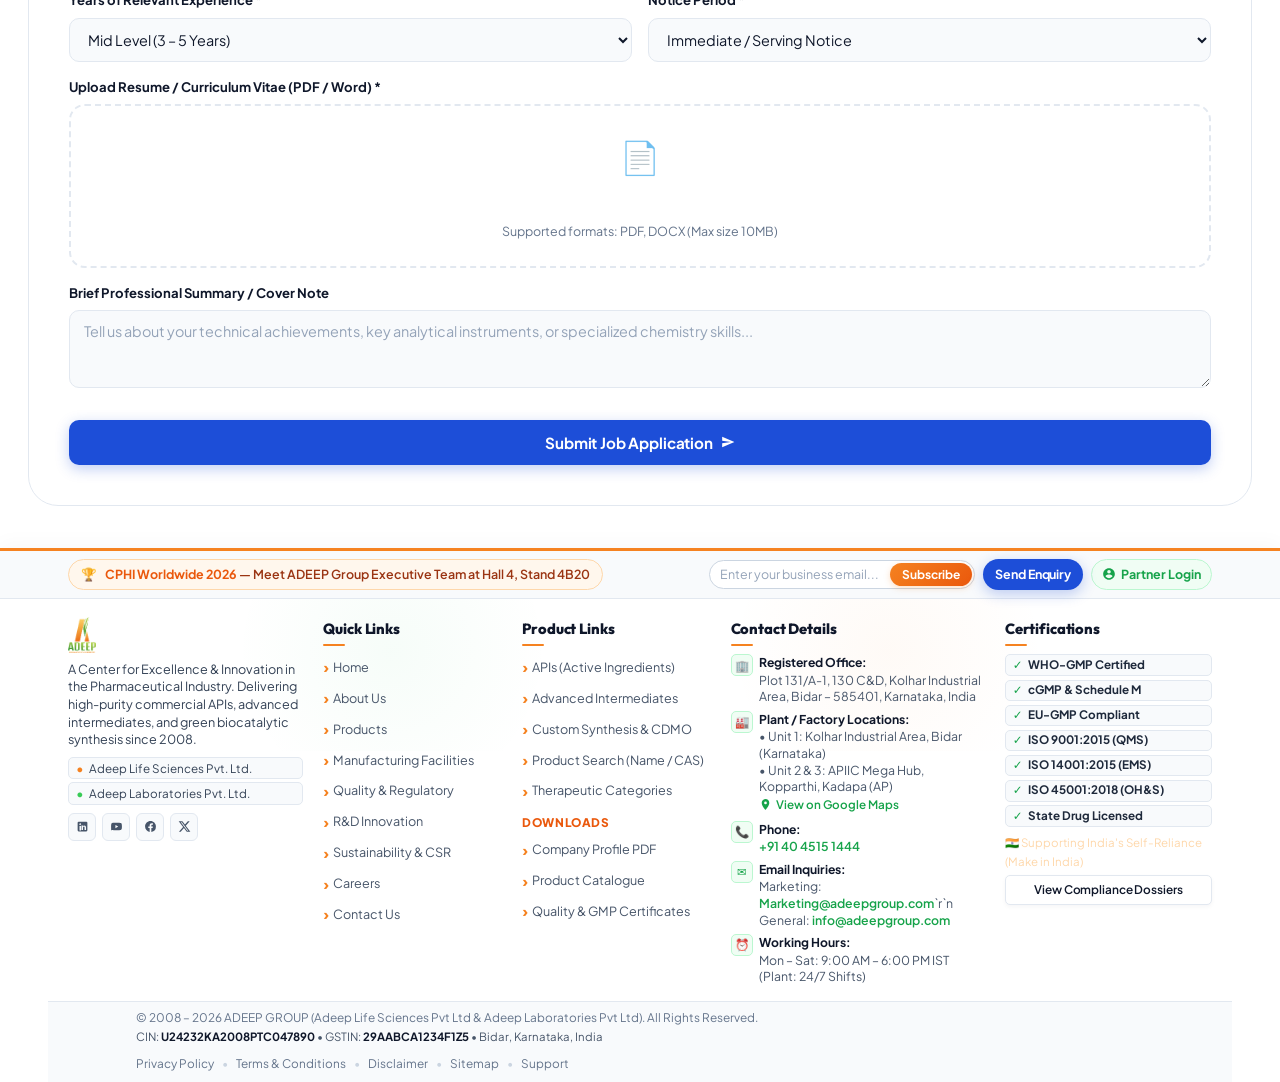
<file: careers.html>
﻿<!DOCTYPE html>
<html lang="en" data-theme="adeep-signature">
<head>
  <meta charset="UTF-8" />
  <meta name="viewport" content="width=device-width, initial-scale=1.0" />
  <title>Careers &amp; Culture | ADEEP GROUP — Build Your Pharmaceutical Career</title>
  <meta name="description" content="Explore career opportunities at ADEEP GROUP: Join 250+ scientists and engineers across our R&amp;D center in Hyderabad and manufacturing facilities in Bidar and Kadapa." />
  <meta name="keywords" content="ADEEP careers, pharma jobs Hyderabad, API chemist jobs Bidar, regulatory affairs jobs pharma, QC chemist HPLC jobs, pharmaceutical manufacturing careers India" />
  <link rel="preconnect" href="https://fonts.googleapis.com">
  <link rel="preconnect" href="https://fonts.gstatic.com" crossorigin>
  <link href="https://fonts.googleapis.com/css2?family=Plus+Jakarta+Sans:wght@300;400;500;600;700;800&family=Outfit:wght@400;500;600;700;800;900&family=JetBrains+Mono:wght@400;500;600;700&display=swap" rel="stylesheet">
  <link rel="icon" type="image/png" href="assets/adeep_emblem.png" />
  <link rel="stylesheet" href="styles.css?v=38.0" />
  <style>
    .page-hero { min-height: calc(100vh - 76px) !important; height: calc(100vh - 76px) !important; display: flex !important; align-items: center !important; position: relative !important; padding: 40px 0 !important; overflow: hidden !important; background-size: cover !important; background-position: center !important; background: linear-gradient(180deg, rgba(7, 14, 30, 0.62) 0%, rgba(4, 7, 17, 0.86) 100%), url('assets/hero_reactor_cleanroom.jpg') center/cover no-repeat !important; }
    .page-hero-inner { position: relative; z-index: 2; }
    .breadcrumb { display: flex; align-items: center; gap: 8px; font-size: 0.82rem; color: rgba(203,213,225,0.7); margin-bottom: 20px; }
    .breadcrumb a { color: var(--teal-vivid); text-decoration: none; }
    .page-title { font-family: var(--font-heading); font-size: clamp(2.4rem, 5vw, 4.2rem); font-weight: 900; color: #fff; line-height: 1.1; margin-bottom: 20px; letter-spacing: -0.03em; }
    .page-title .accent { background: linear-gradient(135deg, #38bdf8, #0ea5e9, #10b981); -webkit-background-clip: text; -webkit-text-fill-color: transparent; background-clip: text; }
    .page-subtitle { font-size: 1.12rem; color: rgba(226,238,255,0.88); max-width: 760px; line-height: 1.75; margin-bottom: 34px; }

    /* Openings Filter & Cards */
    .job-filter-bar {
      display: flex;
      gap: 10px;
      flex-wrap: wrap;
      margin-bottom: 30px;
      justify-content: center;
    }
    .job-filter-btn {
      background: var(--bg-card);
      border: 1px solid var(--border-card);
      color: var(--text-muted);
      padding: 9px 20px;
      border-radius: var(--r-full);
      font-size: 0.84rem;
      font-weight: 700;
      cursor: pointer;
      transition: var(--t);
    }
    .job-filter-btn:hover,
    .job-filter-btn.active {
      background: var(--teal-soft);
      border-color: var(--teal-vivid);
      color: #fff;
    }

    .jobs-grid {
      display: flex;
      flex-direction: column;
      gap: 20px;
      margin-top: 20px;
    }
    .job-card {
      background: var(--bg-card);
      backdrop-filter: blur(14px);
      -webkit-backdrop-filter: blur(14px);
      border: 1px solid var(--border-card);
      border-radius: var(--r-xl);
      padding: 30px 32px;
      transition: var(--t);
      display: flex;
      align-items: center;
      justify-content: space-between;
      gap: 24px;
    }
    .job-card:hover {
      border-color: var(--teal-vivid);
      transform: translateY(-3px);
      box-shadow: 0 16px 36px rgba(14, 165, 233, 0.12);
    }
    .job-info { flex: 1; }
    .job-tags { display: flex; gap: 8px; flex-wrap: wrap; margin-bottom: 12px; }
    .job-tag {
      background: rgba(255, 255, 255, 0.06);
      border: 1px solid rgba(255, 255, 255, 0.1);
      color: #cbd5e1;
      font-size: 0.72rem;
      font-weight: 700;
      padding: 3px 10px;
      border-radius: var(--r-full);
    }
    .job-tag.tag-dept { background: var(--teal-soft); color: var(--teal-vivid); border-color: var(--teal-vivid); }
    .job-title { font-size: 1.3rem; font-weight: 800; color: #fff; margin-bottom: 8px; }
    .job-desc { font-size: 0.88rem; color: var(--text-muted); line-height: 1.6; max-width: 800px; }
    .job-cta { flex-shrink: 0; }

    /* Application Form Pane */
    .careers-form-box {
      background: var(--bg-card);
      backdrop-filter: blur(16px);
      -webkit-backdrop-filter: blur(16px);
      border: 1px solid var(--border-card);
      border-radius: var(--r-2xl);
      padding: 40px;
      margin-top: 40px;
    }
    .dropzone-box {
      border: 2px dashed var(--border-card);
      border-radius: var(--r-lg);
      padding: 24px;
      text-align: center;
      cursor: pointer;
      transition: var(--t);
      background: rgba(255, 255, 255, 0.02);
    }
    .dropzone-box:hover {
      border-color: var(--teal-vivid);
      background: var(--teal-soft);
    }

    @media (max-width: 768px) {
      .job-card { flex-direction: column; align-items: flex-start; }
      .job-cta { width: 100%; }
      .job-cta .btn { width: 100%; }
    }
  </style>
</head>
<body>
  <!-- Animated Molecule Particle Canvas -->
  <canvas id="particleCanvas"></canvas>

  <!-- Global Header -->
  <header class="site-header" id="mainHeader">
    <div class="container header-container">
      <a href="index.html" class="brand-logo" aria-label="ADEEP GROUP Homepage">
        <img src="assets/adeep_logo.png" alt="ADEEP GROUP - Excellency in Chemistry" class="logo-img" />
      </a>

            <nav class="nav-menu" id="navMenu">
        <a href="index.html" class="nav-link">Home</a>

        <div class="nav-item-dropdown">
          <a href="about.html" class="nav-link nav-dropdown-toggle active">
            About Us <span class="dropdown-chevron">▼</span>
          </a>
          <div class="nav-dropdown-menu">
            <a href="about.html" class="dropdown-item">About ADEEP Group</a>
            <a href="leadership.html" class="dropdown-item">Leadership &amp; Board</a>
            <a href="facilities.html" class="dropdown-item">Manufacturing Facilities</a>
            <a href="careers.html" class="dropdown-item active">Careers &amp; Culture</a>
          </div>
        </div>

        <div class="nav-item-dropdown">
          <a href="products.html" class="nav-link nav-dropdown-toggle">
            Products <span class="dropdown-chevron">▼</span>
          </a>
          <div class="nav-dropdown-menu">
            <a href="products.html" class="dropdown-item">All Products</a>
            <a href="products.html?category=commercial-api" class="dropdown-item">APIs (Active Ingredients)</a>
            <a href="products.html?category=intermediate" class="dropdown-item">Advanced Intermediates</a>
            <a href="products.html?category=custom-synthesis" class="dropdown-item">Custom Synthesis &amp; CDMO</a>
            <a href="products.html?category=pipeline-api" class="dropdown-item">R&amp;D Pipeline</a>
          </div>
        </div>

        <div class="nav-item-dropdown">
          <a href="quality.html" class="nav-link nav-dropdown-toggle">
            Quality &amp; R&amp;D <span class="dropdown-chevron">▼</span>
          </a>
          <div class="nav-dropdown-menu">
            <a href="quality.html" class="dropdown-item">Quality &amp; Regulatory Assurance</a>
            <a href="rnd.html" class="dropdown-item">R&amp;D &amp; Green Biocatalysis</a>
            <a href="downloads.html" class="dropdown-item">Certificates &amp; DMF Downloads</a>
            <a href="partners.html" class="dropdown-item">Global CDMO &amp; Partnerships</a>
          </div>
        </div>

        <div class="nav-item-dropdown">
          <a href="sustainability.html" class="nav-link nav-dropdown-toggle">
            Sustainability <span class="dropdown-chevron">▼</span>
          </a>
          <div class="nav-dropdown-menu">
            <a href="sustainability.html" class="dropdown-item">Sustainability &amp; ESG Overview</a>
            <a href="hsg.html" class="dropdown-item">Health, Safety &amp; Governance (HSG)</a>
          </div>
        </div>

        <a href="contact.html" class="nav-link">Contact Us</a>
      </nav>

      <div class="header-actions">
        <button class="cart-btn" id="cartOpenBtn" title="Inquiry Basket">
          <svg viewBox="0 0 24 24"><path d="M19 6h-2c0-2.76-2.24-5-5-5S7 3.24 7 6H5c-1.1 0-2 .9-2 2v12c0 1.1.9 2 2 2h14c1.1 0 2-.9 2-2V8c0-1.1-.9-2-2-2zm-7-3c1.66 0 3 1.34 3 3H9c0-1.66 1.34-3 3-3zm7 17H5V8h14v12zm-7-8c-1.66 0-3-1.34-3-3H7c0 2.76 2.24 5 5 5s5-2.24 5-5h-2c0 1.66-1.34 3-3 3z"/></svg>
          <span class="cart-count" id="cartCount">0</span>
        </button>
        <a href="index.html#inquiry" class="btn btn-primary btn-sm header-cta">Request RFQ</a>
        <button class="mobile-toggle" id="mobileToggle" aria-label="Toggle Navigation">
          <span></span><span></span><span></span>
        </button>
      </div>
    </div>
  </header>

  <!-- Hero Section -->
  <section class="page-hero">
    <div class="container page-hero-inner">
      <div class="breadcrumb">
        <a href="index.html">Home</a>
        <span>/</span>
        <span>Careers &amp; Culture</span>
      </div>
      <h1 class="page-title">
        Build Your Legacy at <br />
        <span class="accent">The Frontier of Chemistry</span>
      </h1>
      <p class="page-subtitle">
        Join over 250+ passionate scientists, chemical engineers, and regulatory specialists advancing life-saving therapies across India and 50+ global markets.
      </p>

      <div class="hero-badges">
        <div class="h-badge"><div class="h-badge-dot"></div>250+ Skilled Workforce</div>
        <div class="h-badge"><div class="h-badge-dot"></div>&lt;4% Industry Lowest Attrition</div>
        <div class="h-badge"><div class="h-badge-dot"></div>1,420+ Days LTI-Free Safety</div>
        <div class="h-badge"><div class="h-badge-dot"></div>Meritocratic Fast-Track Growth</div>
      </div>
    </div>
  </section>

  <!-- Why Join Us / Culture Grid -->
  <section class="section">
    <div class="container">
      <div class="section-header-centered">
        <span class="section-tag">WHY CHOOSE ADEEP</span>
        <h2 class="section-title">A People-First Culture of Scientific Excellence</h2>
        <p class="section-desc">
          We combine the entrepreneurial speed of a fast-growing pharma leader with the stability, safety, and governance of an established global supplier.
        </p>
      </div>

      <div class="pillar-grid">
        <div class="pillar-card p-ehs">
          <div class="pillar-header">
            <div class="pillar-icon-box">🛡️</div>
            <div>
              <span class="pillar-category">EHS &amp; GOVERNANCE</span>
              <h3>Safety-First Work Environment</h3>
            </div>
          </div>
          <p>Over 1,420+ continuous days without a lost-time injury. Automated process safety systems, high-spec personal protective equipment (PPE), and continuous industrial hygiene monitoring protect our team 24/7.</p>
          <div class="pillar-metric-chip">
            <span class="pm-dot"></span>
            <strong>1,420+ Days</strong> Zero Lost-Time Injuries
          </div>
        </div>

        <div class="pillar-card p-zld">
          <div class="pillar-header">
            <div class="pillar-icon-box">🎓</div>
            <div>
              <span class="pillar-category">PROFESSIONAL DEVELOPMENT</span>
              <h3>Continuous Learning &amp; Upskilling</h3>
            </div>
          </div>
          <p>Every employee undergoes an average of 24+ hours of annual technical, cGMP, and EHS training. We sponsor higher education, certifications, and international scientific conferences.</p>
          <div class="pillar-metric-chip">
            <span class="pm-dot"></span>
            <strong>24+ Hours</strong> Annual cGMP &amp; EHS Training
          </div>
        </div>

        <div class="pillar-card p-bio">
          <div class="pillar-header">
            <div class="pillar-icon-box">🚀</div>
            <div>
              <span class="pillar-category">CAREER PATHWAYS</span>
              <h3>Meritocratic Career Acceleration</h3>
            </div>
          </div>
          <p>With 4 major manufacturing units and a rapid expansion pipeline across Kopparthi and Bidar, high performers enjoy rapid promotions, cross-functional lateral moves, and direct executive mentorship.</p>
          <div class="pillar-metric-chip">
            <span class="pm-dot"></span>
            <strong>4 Manufacturing Sites</strong> Rapid Promotion Pipeline
          </div>
        </div>
      </div>
    </div>
  </section>

  <!-- Current Openings -->
  <section class="section" id="openings" style="background: var(--bg-surface);">
    <div class="container">
      <div class="section-header-centered">
        <span class="section-tag">JOIN OUR TEAM</span>
        <h2 class="section-title">Current Career Opportunities</h2>
        <p class="section-desc">
          Explore immediate openings across our Central R&amp;D center in Hyderabad and manufacturing plants in Bidar and Kadapa.
        </p>
      </div>

      <div class="job-filter-bar" id="jobFilterBar">
        <button class="job-filter-btn active" data-dept="all">All Roles (5)</button>
        <button class="job-filter-btn" data-dept="rnd">R&amp;D &amp; Synthesis (1)</button>
        <button class="job-filter-btn" data-dept="quality">Quality &amp; QC (1)</button>
        <button class="job-filter-btn" data-dept="regulatory">Regulatory Affairs (1)</button>
        <button class="job-filter-btn" data-dept="production">Plant Operations (1)</button>
        <button class="job-filter-btn" data-dept="ehs">ESG &amp; Sustainability (1)</button>
      </div>

      <div class="jobs-grid" id="jobsGrid">
        <!-- Role 1: R&D -->
        <div class="job-card" data-dept="rnd">
          <div class="job-info">
            <div class="job-tags">
              <span class="job-tag tag-dept">Research &amp; Development</span>
              <span class="job-tag">Hyderabad (Central R&amp;D)</span>
              <span class="job-tag">4–7 Years Exp</span>
              <span class="job-tag">M.Sc / Ph.D. Organic Chemistry</span>
            </div>
            <h3 class="job-title">Senior Research Scientist — Process Chemistry &amp; Biocatalysis</h3>
            <p class="job-desc">
              Lead route scouting, QbD parameter design, and biocatalytic chiral resolution for upcoming CNS and antiviral generic APIs. Collaborate with Kilo lab teams for tech transfer.
            </p>
          </div>
          <div class="job-cta">
            <a href="#apply" class="btn btn-primary btn-sm apply-btn" data-role="Senior Research Scientist — Process Chemistry">Apply Now</a>
          </div>
        </div>

        <!-- Role 2: QC -->
        <div class="job-card" data-dept="quality">
          <div class="job-info">
            <div class="job-tags">
              <span class="job-tag tag-dept">Quality Control &amp; Assurance</span>
              <span class="job-tag">Bidar Unit 1 / Hyderabad</span>
              <span class="job-tag">3–6 Years Exp</span>
              <span class="job-tag">M.Sc Chemistry / B.Pharm</span>
            </div>
            <h3 class="job-title">Executive / Senior Executive — QC Instrumentation (HPLC &amp; GC)</h3>
            <p class="job-desc">
              Perform chromatographic method validation, forced degradation studies, and finished API batch release under strict 21 CFR Part 11 and WHO-GMP data integrity standards.
            </p>
          </div>
          <div class="job-cta">
            <a href="#apply" class="btn btn-primary btn-sm apply-btn" data-role="Executive — QC Instrumentation (HPLC/GC)">Apply Now</a>
          </div>
        </div>

        <!-- Role 3: Regulatory -->
        <div class="job-card" data-dept="regulatory">
          <div class="job-info">
            <div class="job-tags">
              <span class="job-tag tag-dept">Regulatory Affairs</span>
              <span class="job-tag">Hyderabad Corporate HQ</span>
              <span class="job-tag">5–8 Years Exp</span>
              <span class="job-tag">M.Pharm / M.Sc</span>
            </div>
            <h3 class="job-title">Assistant Manager — Global Regulatory Affairs (Regulatory DMF &amp; CEP)</h3>
            <p class="job-desc">
              Author Module 3 CTD dossiers for Regulatory Type II DMFs and European CEP filings. Coordinate with regulatory agencies for deficiency responses and customer technical audits.
            </p>
          </div>
          <div class="job-cta">
            <a href="#apply" class="btn btn-primary btn-sm apply-btn" data-role="Assistant Manager — Regulatory Affairs">Apply Now</a>
          </div>
        </div>

        <!-- Role 4: Production -->
        <div class="job-card" data-dept="production">
          <div class="job-info">
            <div class="job-tags">
              <span class="job-tag tag-dept">Plant Operations</span>
              <span class="job-tag">Bidar / Kadapa Unit 2</span>
              <span class="job-tag">3–6 Years Exp</span>
              <span class="job-tag">B.Sc / B.Tech Chemical</span>
            </div>
            <h3 class="job-title">Shift Incharge / Senior Chemist — Commercial API Manufacturing</h3>
            <p class="job-desc">
              Supervise multi-ton batch reactor trains, centrifugation, and cleanroom vacuum drying blocks. Ensure complete BMR compliance, safety interlocks, and solvent recovery adherence.
            </p>
          </div>
          <div class="job-cta">
            <a href="#apply" class="btn btn-primary btn-sm apply-btn" data-role="Shift Incharge — Commercial API Production">Apply Now</a>
          </div>
        </div>

        <!-- Role 5: EHS -->
        <div class="job-card" data-dept="ehs">
          <div class="job-info">
            <div class="job-tags">
              <span class="job-tag tag-dept">ESG &amp; Sustainability</span>
              <span class="job-tag">Bidar Unit 1</span>
              <span class="job-tag">4–7 Years Exp</span>
              <span class="job-tag">B.Tech Environmental / PDIS</span>
            </div>
            <h3 class="job-title">EHS Officer — Environmental Safety &amp; Zero Liquid Discharge (ZLD)</h3>
            <p class="job-desc">
              Oversee continuous operation of the 150 KLD ETP, Multiple Effect Evaporator (MEE), and hazardous waste co-processing programs. Maintain ISO 14001 / 45001 compliance.
            </p>
          </div>
          <div class="job-cta">
            <a href="#apply" class="btn btn-primary btn-sm apply-btn" data-role="EHS Officer — Environmental Safety & ZLD">Apply Now</a>
          </div>
        </div>
      </div>

      <!-- Application Form -->
      <div class="careers-form-box" id="apply">
        <div class="section-header-centered" style="margin-bottom: 24px;">
          <span class="section-tag">QUICK APPLICATION</span>
          <h3 style="font-size: 1.8rem; font-weight: 900; color: #fff;">Apply for a Position or Submit General Resume</h3>
          <p style="color: var(--text-muted); font-size: 0.9rem;">
            Even if your specific role is not listed above, we actively review resumes for exceptional chemists and engineers.
          </p>
        </div>

        <form id="careersForm" onsubmit="event.preventDefault(); document.getElementById('careersSuccessAlert').style.display='block'; this.style.display='none';">
          <div class="form-grid-2">
            <div class="form-group">
              <label for="applicantName">Full Name *</label>
              <input type="text" id="applicantName" required placeholder="Dr. / Mr. / Ms. Name" />
            </div>
            <div class="form-group">
              <label for="applicantEmail">Email Address *</label>
              <input type="email" id="applicantEmail" required placeholder="name@email.com" />
            </div>
          </div>

          <div class="form-grid-2">
            <div class="form-group">
              <label for="applicantPhone">Phone Number *</label>
              <input type="tel" id="applicantPhone" required placeholder="+91 / Country Code & Number" />
            </div>
            <div class="form-group">
              <label for="applicantRole">Position Applied For *</label>
              <input type="text" id="applicantRole" required placeholder="e.g. Process Chemist / QC Executive" />
            </div>
          </div>

          <div class="form-grid-2">
            <div class="form-group">
              <label for="applicantExp">Years of Relevant Experience *</label>
              <select id="applicantExp" required>
                <option value="0-2">Entry Level (0 – 2 Years)</option>
                <option value="3-5" selected>Mid Level (3 – 5 Years)</option>
                <option value="6-9">Senior Level (6 – 9 Years)</option>
                <option value="10+">Leadership / Lead (10+ Years)</option>
              </select>
            </div>
            <div class="form-group">
              <label for="applicantNotice">Notice Period *</label>
              <select id="applicantNotice" required>
                <option value="Immediate">Immediate / Serving Notice</option>
                <option value="15-30">15 – 30 Days</option>
                <option value="60">60 Days</option>
                <option value="90">90 Days</option>
              </select>
            </div>
          </div>

          <div class="form-group">
            <label>Upload Resume / Curriculum Vitae (PDF / Word) *</label>
            <div class="dropzone-box" onclick="document.getElementById('resumeFileInput').click();">
              <div style="font-size: 2rem; margin-bottom: 8px;">📄</div>
              <div style="font-size: 0.95rem; font-weight: 700; color: #fff;" id="resumeFileLabel">Click or drag &amp; drop your resume here</div>
              <div style="font-size: 0.78rem; color: var(--text-muted); margin-top: 4px;">Supported formats: PDF, DOCX (Max size 10MB)</div>
              <input type="file" id="resumeFileInput" style="display: none;" accept=".pdf,.doc,.docx" onchange="if(this.files[0]) document.getElementById('resumeFileLabel').textContent = 'Selected: ' + this.files[0].name;" />
            </div>
          </div>

          <div class="form-group">
            <label for="applicantMessage">Brief Professional Summary / Cover Note</label>
            <textarea id="applicantMessage" rows="3" placeholder="Tell us about your technical achievements, key analytical instruments, or specialized chemistry skills..."></textarea>
          </div>

          <div class="form-actions" style="margin-top: 24px;">
            <button type="submit" class="btn btn-primary btn-block">
              <span>Submit Job Application</span>
              <svg viewBox="0 0 24 24" class="icon-sm"><path d="M2.01 21L23 12 2.01 3 2 10l15 2-15 2z"/></svg>
            </button>
          </div>
        </form>

        <div class="form-success-alert" id="careersSuccessAlert" style="display: none; text-align: center; padding: 30px;">
          <div style="width: 56px; height: 56px; border-radius: 50%; background: #059669; color: #fff; font-size: 1.8rem; display: flex; align-items: center; justify-content: center; margin: 0 auto 16px;">✓</div>
          <h3 style="font-size: 1.6rem; font-weight: 800; color: #fff; margin-bottom: 8px;">Application Received!</h3>
          <p style="color: var(--text-muted); max-width: 600px; margin: 0 auto 20px;">
            Thank you for your interest in joining <strong>ADEEP GROUP</strong>. Our talent acquisition and HR team will review your credentials and contact shortlisted candidates within 3-5 business days.
          </p>
          <button class="btn btn-outline btn-sm" onclick="document.getElementById('careersSuccessAlert').style.display='none'; document.getElementById('careersForm').reset(); document.getElementById('careersForm').style.display='block';">Apply for Another Role</button>
        </div>
      </div>
    </div>
  </section>

  <!-- Global Master Footer -->
  <footer class="site-footer">
    <!-- Top Ribbon: Exhibition Announcement & Newsletter Signup -->
    <div class="footer-top-ribbon">
      <div class="container ftr-container">
        <div class="ftr-event-chip">
          <span>🏆</span>
          <span><strong>CPHI Worldwide 2026</strong> — Meet ADEEP Group Executive Team at Hall 4, Stand 4B20</span>
        </div>
        <div class="ftr-actions">
          <form class="ftr-newsletter-form" onsubmit="event.preventDefault(); showToast('Subscribed to ADEEP Molecule Pipeline Updates!');">
            <input type="email" placeholder="Enter your business email..." required aria-label="Business Email" />
            <button type="submit">Subscribe</button>
          </form>
          <a href="contact.html" class="btn btn-sm btn-primary" style="padding: 8px 16px; font-size: 0.82rem;">Send Enquiry</a>
          <a href="contact.html" class="ftr-login-link">
            <svg viewBox="0 0 24 24" width="14" height="14" fill="currentColor"><path d="M12 2C6.48 2 2 6.48 2 12s4.48 10 10 10 10-4.48 10-10S17.52 2 12 2zm0 3c1.66 0 3 1.34 3 3s-1.34 3-3 3-3-1.34-3-3 1.34-3 3-3zm0 14.2c-2.5 0-4.71-1.28-6-3.22.03-1.99 4-3.08 6-3.08 1.99 0 5.97 1.09 6 3.08-1.29 1.94-3.5 3.22-6 3.22z"/></svg>
            <span>Partner Login</span>
          </a>
        </div>
      </div>
    </div>

    <!-- Main 5-Column Content Grid -->
    <div class="container footer-main-grid">
      <!-- 1. Company Info -->
      <div class="footer-col brand-col">
        <img src="assets/adeep_logo.png" alt="ADEEP GROUP" class="footer-brand-logo" />
        <p class="footer-desc">
          A Center for Excellence &amp; Innovation in the Pharmaceutical Industry. Delivering high-purity commercial APIs, advanced intermediates, and green biocatalytic synthesis since 2008.
        </p>
        <div class="footer-entities">
          <span><strong style="color: #f58220;">•</strong> Adeep Life Sciences Pvt. Ltd.</span>
          <span><strong style="color: #38cb56;">•</strong> Adeep Laboratories Pvt. Ltd.</span>
        </div>
        <div class="footer-social-row">
          <a href="https://linkedin.com" target="_blank" rel="noopener noreferrer" class="footer-social-btn" aria-label="LinkedIn" title="LinkedIn">
            <svg viewBox="0 0 24 24"><path d="M19 3a2 2 0 0 1 2 2v14a2 2 0 0 1-2 2H5a2 2 0 0 1-2-2V5a2 2 0 0 1 2-2h14m-.5 15.5v-5.3a3.26 3.26 0 0 0-3.26-3.26c-.85 0-1.84.52-2.28 1.3v-1.11h-2.79v8.37h2.79v-4.93c0-.77.62-1.4 1.39-1.4a1.4 1.4 0 0 1 1.4 1.4v4.93h2.75M6.46 10.9v8.37H9.2V10.9H6.46M7.83 6.2a1.66 1.66 0 0 0-1.66 1.66c0 .92.74 1.66 1.66 1.66.92 0 1.66-.74 1.66-1.66 0-.92-.74-1.66-1.66-1.66Z"/></svg>
          </a>
          <a href="https://youtube.com" target="_blank" rel="noopener noreferrer" class="footer-social-btn" aria-label="YouTube" title="YouTube">
            <svg viewBox="0 0 24 24"><path d="M10 15l5.19-3L10 9v6m11.56-7.83c.13.47.22 1.1.28 1.9.07.8.1 1.49.1 2.09L22 12c0 2.19-.16 3.8-.44 4.83-.25.9-.83 1.48-1.73 1.73-.47.13-1.33.22-2.65.28-1.3.07-2.49.1-3.59.1L12 19c-4.19 0-6.8-.16-7.83-.44-.9-.25-1.48-.83-1.73 1.73-.13-.47-.22-1.1-.28-1.9-.07-.8-.1-1.49-.1-2.09L2 12c0-2.19.16-3.8.44-4.83.25-.9.83-1.48 1.73-1.73.47-.13 1.33-.22 2.65-.28 1.3-.07 2.49-.1 3.59-.1L12 5c4.19 0 6.8.16 7.83.44.9.25 1.48.83 1.73 1.73Z"/></svg>
          </a>
          <a href="https://facebook.com" target="_blank" rel="noopener noreferrer" class="footer-social-btn" aria-label="Facebook" title="Facebook">
            <svg viewBox="0 0 24 24"><path d="M12 2.04C6.5 2.04 2 6.53 2 12.06C2 17.06 5.66 21.21 10.44 21.96V14.96H7.9V12.06H10.44V9.85C10.44 7.34 11.93 5.96 14.22 5.96C15.31 5.96 16.45 6.15 16.45 6.15V8.62H15.19C13.95 8.62 13.56 9.39 13.56 10.18V12.06H16.34L15.89 14.96H13.56V21.96A10 10 0 0 0 22 12.06C22 6.53 17.5 2.04 12 2.04Z"/></svg>
          </a>
          <a href="https://x.com" target="_blank" rel="noopener noreferrer" class="footer-social-btn" aria-label="X (Twitter)" title="X (Twitter)">
            <svg viewBox="0 0 24 24"><path d="M18.244 2.25h3.308l-7.227 8.26 8.502 11.24H16.17l-5.214-6.817L4.99 21.75H1.68l7.73-8.835L1.254 2.25H8.08l4.713 6.231zm-1.161 17.52h1.833L7.084 4.126H5.117z"/></svg>
          </a>
        </div>
      </div>

      <!-- 2. Quick Links -->
      <div class="footer-col">
        <h4>Quick Links</h4>
        <ul class="footer-nav-list">
          <li><a href="index.html">Home</a></li>
          <li><a href="about.html">About Us</a></li>
          <li><a href="products.html">Products</a></li>
          <li><a href="facilities.html">Manufacturing Facilities</a></li>
          <li><a href="quality.html">Quality &amp; Regulatory</a></li>
          <li><a href="rnd.html">R&amp;D Innovation</a></li>
          <li><a href="sustainability.html">Sustainability &amp; CSR</a></li>
          <li><a href="careers.html">Careers</a></li>
          <li><a href="contact.html">Contact Us</a></li>
        </ul>
      </div>

      <!-- 3. Product Links & Downloads -->
      <div class="footer-col">
        <h4>Product Links</h4>
        <ul class="footer-nav-list">
          <li><a href="products.html?category=commercial-api">APIs (Active Ingredients)</a></li>
          <li><a href="products.html?category=intermediate">Advanced Intermediates</a></li>
          <li><a href="products.html?category=custom-synthesis">Custom Synthesis &amp; CDMO</a></li>
          <li><a href="products.html#products">Product Search (Name / CAS)</a></li>
          <li><a href="products.html#categories">Therapeutic Categories</a></li>
        </ul>

        <div class="footer-sub-heading">Downloads</div>
        <ul class="footer-nav-list">
          <li><a href="downloads.html#profile">Company Profile PDF</a></li>
          <li><a href="downloads.html#catalogue">Product Catalogue</a></li>
          <li><a href="downloads.html#certificates">Quality &amp; GMP Certificates</a></li>
        </ul>
      </div>

      <!-- 4. Contact Details -->
      <div class="footer-col">
        <h4>Contact Details</h4>
        <div class="footer-contact-items">
          <div class="fci-item">
            <div class="fci-icon">🏢</div>
            <div class="fci-content">
              <strong>Registered Office:</strong>
              <span>Plot 131/A-1, 130 C&amp;D, Kolhar Industrial Area, Bidar – 585401, Karnataka, India</span>
            </div>
          </div>
          <div class="fci-item">
            <div class="fci-icon">🏭</div>
            <div class="fci-content">
              <strong>Plant / Factory Locations:</strong>
              <span>• Unit 1: Kolhar Industrial Area, Bidar (Karnataka)<br />• Unit 2 &amp; 3: APIIC Mega Hub, Kopparthi, Kadapa (AP)</span>
              <a href="https://maps.google.com/?q=Kolhar+Industrial+Area+Bidar" target="_blank" rel="noopener noreferrer" class="fci-map-link">
                <svg viewBox="0 0 24 24" width="13" height="13" fill="currentColor"><path d="M12 2C8.13 2 5 5.13 5 9c0 5.25 7 13 7 13s7-7.75 7-13c0-3.87-3.13-7-7-7zm0 9.5a2.5 2.5 0 0 1 0-5 2.5 2.5 0 0 1 0 5z"/></svg>
                <span>View on Google Maps</span>
              </a>
            </div>
          </div>
          <div class="fci-item">
            <div class="fci-icon">📞</div>
            <div class="fci-content">
              <strong>Phone:</strong>
              <a href="tel:+914045151444">+91 40 4515 1444</a>
            </div>
          </div>
          <div class="fci-item">
            <div class="fci-icon">✉️</div>
            <div class="fci-content">
              <strong>Email Inquiries:</strong>
              <span>Marketing: <a href="mailto:Marketing@adeepgroup.com">Marketing@adeepgroup.com</a></span>`r`n              <span>General: <a href="mailto:info@adeepgroup.com">info@adeepgroup.com</a></span>
            </div>
          </div>
          <div class="fci-item">
            <div class="fci-icon">⏰</div>
            <div class="fci-content">
              <strong>Working Hours:</strong>
              <span>Mon – Sat: 9:00 AM – 6:00 PM IST (Plant: 24/7 Shifts)</span>
            </div>
          </div>
        </div>
      </div>

      <!-- 5. Certifications & Accreditations -->
      <div class="footer-col">
        <h4>Certifications</h4>
        <div class="footer-certs-grid">
          <div class="fc-pill"><span class="fcp-check">✓</span><span>WHO-GMP Certified</span></div>
          <div class="fc-pill"><span class="fcp-check">✓</span><span>cGMP &amp; Schedule M</span></div>
          <div class="fc-pill"><span class="fcp-check">✓</span><span>EU-GMP Compliant</span></div>
          <div class="fc-pill"><span class="fcp-check">✓</span><span>ISO 9001:2015 (QMS)</span></div>
          <div class="fc-pill"><span class="fcp-check">✓</span><span>ISO 14001:2015 (EMS)</span></div>
          <div class="fc-pill"><span class="fcp-check">✓</span><span>ISO 45001:2018 (OH&amp;S)</span></div>
          <div class="fc-pill"><span class="fcp-check">✓</span><span>State Drug Licensed</span></div>
        </div>
        <div class="footer-cta-box">
          <div class="make-in-india-badge" style="margin-bottom: 12px; font-size: 0.8rem; color: #fed7aa;">
            <span>🇮🇳 Supporting India's Self-Reliance (Make in India)</span>
          </div>
          <a href="quality.html" class="btn btn-outline btn-sm btn-block" style="text-align: center; font-size: 0.82rem; padding: 8px 12px; border-color: rgba(56, 203, 86, 0.4); color: #86efac;">View Compliance Dossiers</a>
        </div>
      </div>
    </div>

    <!-- 7. Bottom Legal Bar -->
    <div class="container footer-bottom-bar">
      <div class="fbb-container">
        <div>
          <div class="fbb-copy">
            © 2008 – 2026 ADEEP GROUP (Adeep Life Sciences Pvt Ltd &amp; Adeep Laboratories Pvt Ltd). All Rights Reserved.
          </div>
          <div class="fbb-corporate-ids">
            CIN: <strong>U24232KA2008PTC047890</strong> • GSTIN: <strong>29AABCA1234F1Z5</strong> • Bidar, Karnataka, India
          </div>
        </div>
        <div class="footer-legal-links">
          <a href="about.html#privacy">Privacy Policy</a>
          <span>•</span>
          <a href="about.html#terms">Terms &amp; Conditions</a>
          <span>•</span>
          <a href="about.html#disclaimer">Disclaimer</a>
          <span>•</span>
          <a href="about.html#sitemap">Sitemap</a>
          <span>•</span>
          <a href="contact.html">Support</a>
        </div>
      </div>
    </div>
  </footer>

  <script src="app.js?v=6.0"></script>
  <script>
    // Quick interactive department filter for career openings
    document.querySelectorAll('.job-filter-btn').forEach(btn => {
      btn.addEventListener('click', () => {
        document.querySelectorAll('.job-filter-btn').forEach(b => b.classList.remove('active'));
        btn.classList.add('active');
        const dept = btn.getAttribute('data-dept');
        document.querySelectorAll('.job-card').forEach(card => {
          if (dept === 'all' || card.getAttribute('data-dept') === dept) {
            card.style.display = 'flex';
          } else {
            card.style.display = 'none';
          }
        });
      });
    });

    // Auto-populate role in form when "Apply Now" is clicked
    document.querySelectorAll('.apply-btn').forEach(btn => {
      btn.addEventListener('click', () => {
        const role = btn.getAttribute('data-role');
        const input = document.getElementById('applicantRole');
        if (input && role) input.value = role;
      });
    });
  </script>
</body>
</html>
</file>
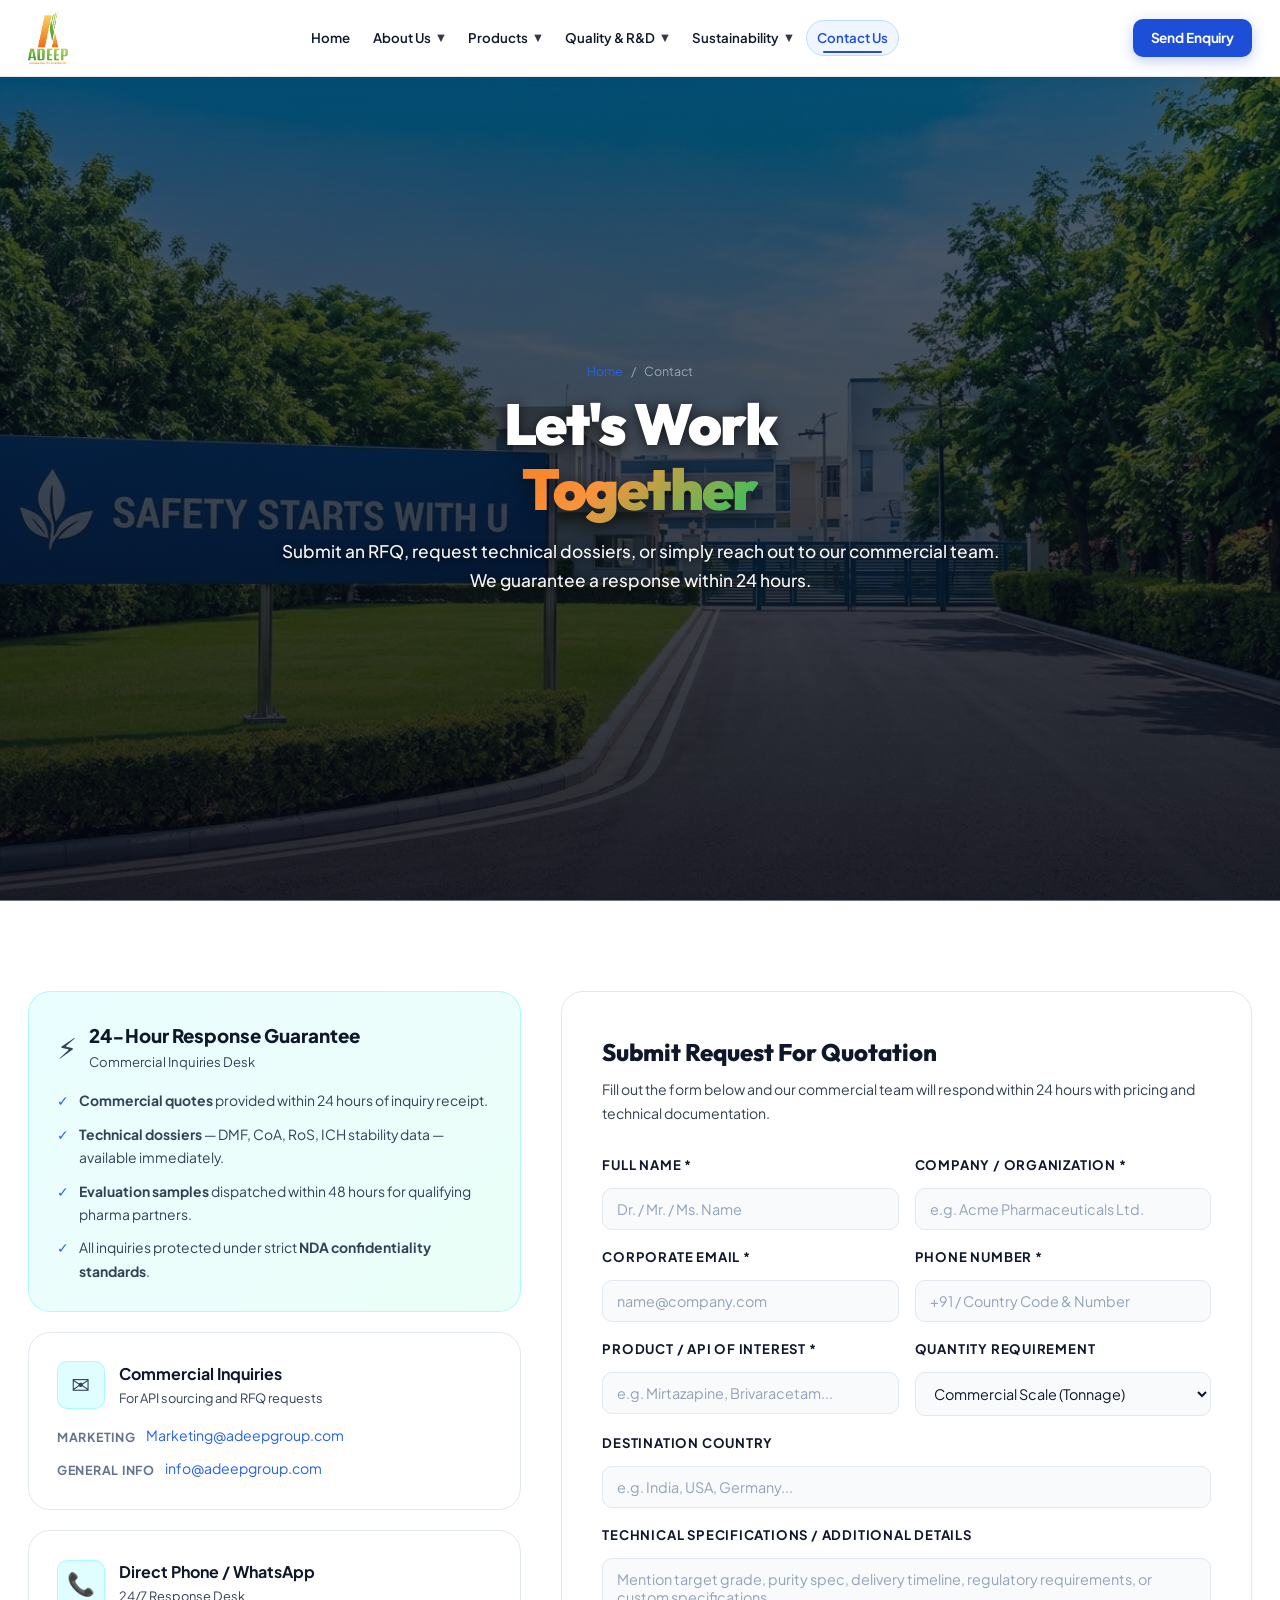
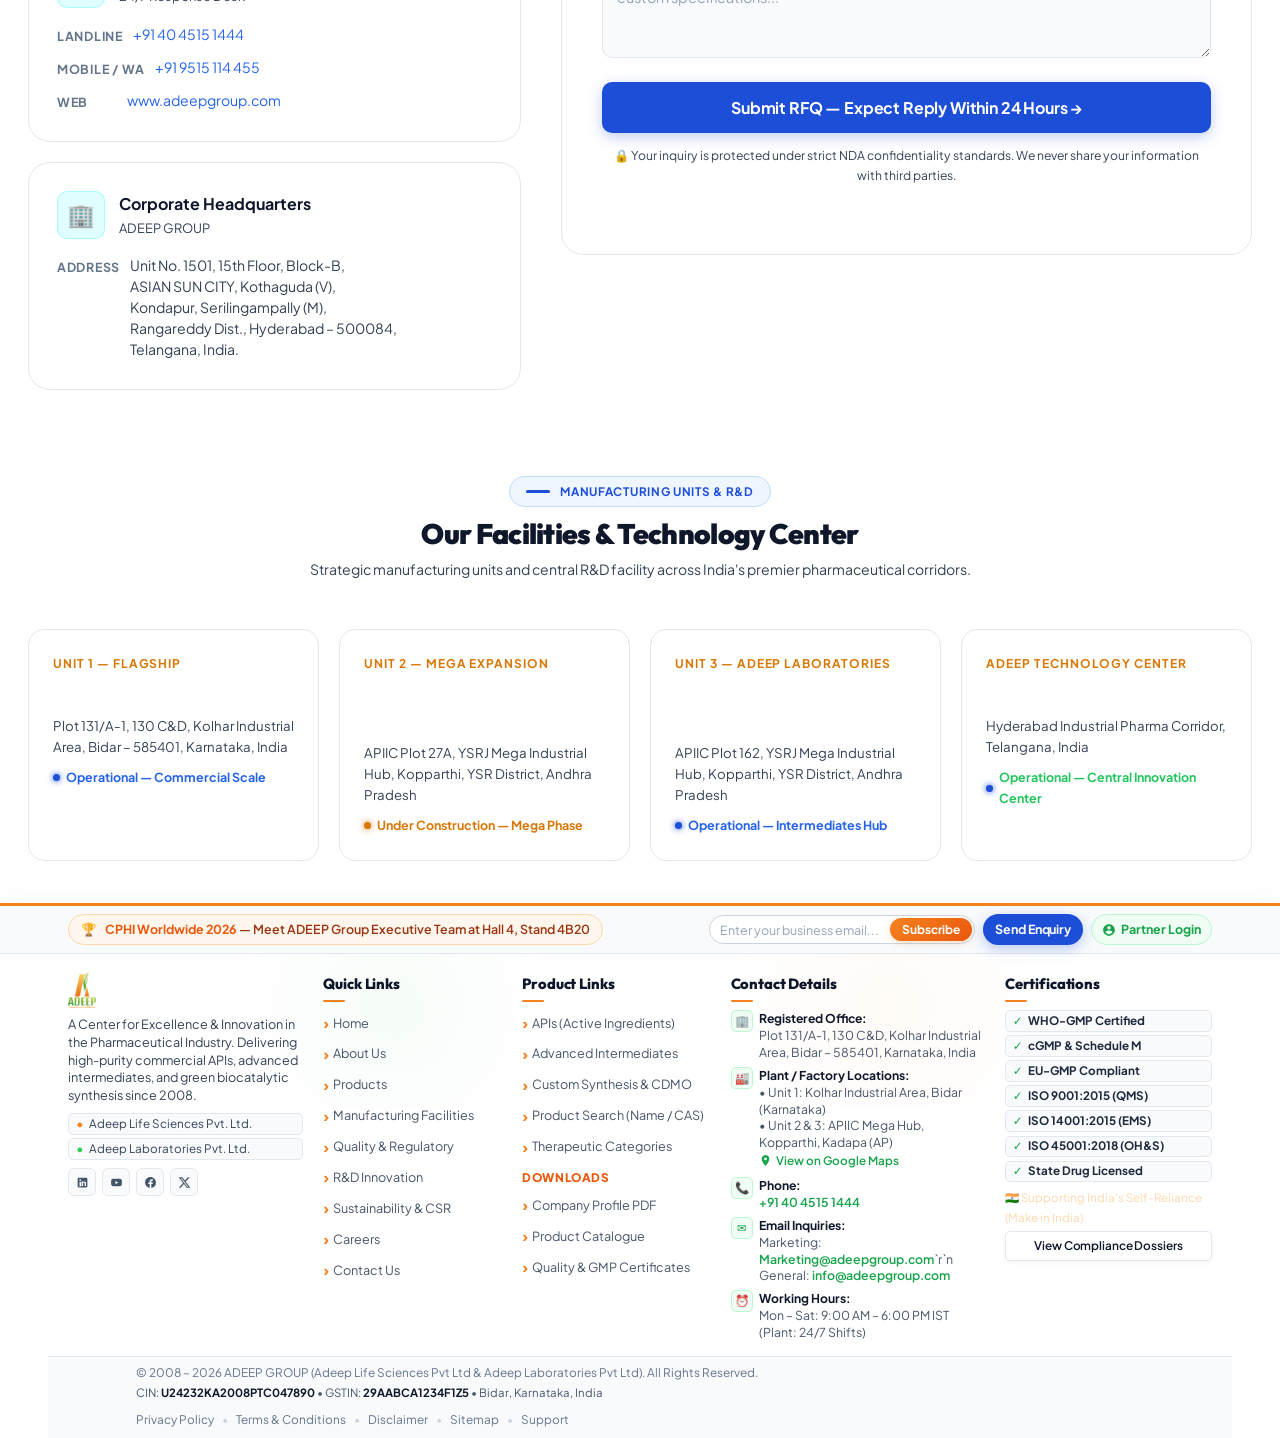
<file: contact.html>
<!DOCTYPE html>
<html lang="en" data-theme="adeep-signature">
<head>
  <meta charset="UTF-8" />
  <meta name="viewport" content="width=device-width, initial-scale=1.0" />
  <title>Contact | ADEEP GROUP — Get In Touch &amp; Request RFQ</title>
  <meta name="description" content="Contact ADEEP GROUP for API sourcing, RFQ requests, technical dossiers, and commercial inquiries. Response guaranteed within 24 hours." />
  <link rel="preconnect" href="https://fonts.googleapis.com">
  <link rel="preconnect" href="https://fonts.gstatic.com" crossorigin>
  <link href="https://fonts.googleapis.com/css2?family=Plus+Jakarta+Sans:wght@300;400;500;600;700;800&family=Outfit:wght@400;500;600;700;800;900&family=JetBrains+Mono:wght@400;500;600&display=swap" rel="stylesheet">
  <link rel="icon" type="image/png" href="assets/adeep_emblem.png" />
  <link rel="stylesheet" href="styles.css?v=49.0" />
  <style>
    .page-hero { min-height: calc(100vh - 76px) !important; height: calc(100vh - 76px) !important; display: flex !important; align-items: center !important; position: relative !important; padding: 40px 0 !important; overflow: hidden !important; background-size: cover !important; background-position: center !important; background: linear-gradient(180deg, rgba(7, 14, 30, 0.62) 0%, rgba(4, 7, 17, 0.86) 100%), url('assets/hero_safety_gate.jpg') center/cover no-repeat !important; }
    .page-hero-inner { position: relative; z-index: 2; text-align: center; }
    .breadcrumb { display: flex; align-items: center; gap: 8px; font-size: 0.82rem; color: rgba(203,213,225,0.65); margin-bottom: 20px; justify-content: center; }
    .breadcrumb a { color: var(--teal-vivid); text-decoration: none; }
    .page-title { font-family: var(--font-heading); font-size: clamp(2.4rem, 5vw, 3.8rem); font-weight: 900; color: #fff; line-height: 1.1; margin-bottom: 16px; letter-spacing: -0.03em; }
    .page-title .accent { background: var(--grad-teal); -webkit-background-clip: text; -webkit-text-fill-color: transparent; background-clip: text; }
    .page-subtitle { font-size: 1.05rem; color: rgba(226,238,255,0.82); max-width: 580px; line-height: 1.7; margin: 0 auto; }

    /* Contact Layout */
    .contact-main-grid { display: grid; grid-template-columns: 1fr 1.4fr; gap: 40px; margin-top: 48px; align-items: start; }
    @media (max-width: 900px) { .contact-main-grid { grid-template-columns: 1fr; } }

    /* Info Panel */
    .contact-info-panel { display: flex; flex-direction: column; gap: 20px; }
    .contact-info-card { background: var(--bg-card); border: 1px solid var(--border-card); border-radius: var(--r-xl); padding: 28px; transition: var(--t); }
    .contact-info-card:hover { border-color: var(--border-card-hover); transform: translateX(-4px); }
    .cic-header { display: flex; align-items: center; gap: 14px; margin-bottom: 16px; }
    .cic-icon-wrap { width: 48px; height: 48px; border-radius: var(--r-md); display: flex; align-items: center; justify-content: center; font-size: 1.4rem; background: rgba(0,240,255,0.12); border: 1px solid rgba(0,240,255,0.25); }
    .cic-header h3 { font-weight: 700; color: #fff; font-size: 1rem; }
    .cic-header p { font-size: 0.8rem; color: var(--text-muted); }
    .contact-detail-row { display: flex; flex-direction: column; gap: 10px; }
    .cdr-item { display: flex; gap: 10px; align-items: flex-start; }
    .cdr-label { font-size: 0.78rem; font-weight: 700; color: var(--text-muted); text-transform: uppercase; letter-spacing: 0.06em; min-width: 60px; padding-top: 2px; }
    .cdr-value { font-size: 0.88rem; color: var(--text-body); line-height: 1.5; }
    .cdr-value a { color: var(--teal-vivid); }
    .cdr-value a:hover { color: #fff; }

    /* Response Promise */
    .response-promise { background: linear-gradient(135deg, rgba(0,240,255,0.08), rgba(0,245,160,0.08)); border: 1px solid rgba(0,240,255,0.25); border-radius: var(--r-xl); padding: 28px; }
    .rp-header { display: flex; gap: 12px; align-items: center; margin-bottom: 16px; }
    .rp-icon { font-size: 1.8rem; }
    .rp-header h3 { font-weight: 800; color: #fff; }
    .rp-header p { font-size: 0.82rem; color: var(--text-muted); }
    .rp-points { display: flex; flex-direction: column; gap: 10px; }
    .rp-point { display: flex; gap: 10px; align-items: flex-start; font-size: 0.87rem; color: var(--text-body); }
    .rp-check { color: var(--teal-vivid); font-weight: 900; flex-shrink: 0; }

    /* RFQ Form */
    .rfq-form-card { background: var(--bg-card); border: 1px solid var(--border-card); border-radius: var(--r-xl); padding: 40px; }
    .rfq-form-card h2 { font-family: var(--font-heading); font-size: 1.5rem; font-weight: 800; color: #fff; margin-bottom: 6px; }
    .rfq-form-card p { font-size: 0.88rem; color: var(--text-muted); margin-bottom: 28px; }
    .form-grid-2 { display: grid; grid-template-columns: 1fr 1fr; gap: 16px; }
    @media (max-width: 600px) { .form-grid-2 { grid-template-columns: 1fr; } }
    .form-group { display: flex; flex-direction: column; gap: 6px; margin-bottom: 16px; }
    .form-group label { font-size: 0.82rem; font-weight: 600; color: var(--text-muted); text-transform: uppercase; letter-spacing: 0.06em; }
    .form-group input, .form-group select, .form-group textarea {
      background: rgba(255,255,255,0.04);
      border: 1px solid var(--border-card);
      border-radius: var(--r-md);
      padding: 12px 16px;
      font-size: 0.92rem;
      color: #fff;
      transition: var(--t);
      width: 100%;
    }
    .form-group input:focus, .form-group select:focus, .form-group textarea:focus {
      outline: none;
      border-color: var(--cyan);
      background: rgba(0,240,255,0.06);
      box-shadow: 0 0 0 3px rgba(0,240,255,0.18);
    }
    .form-group input::placeholder, .form-group textarea::placeholder { color: var(--text-dim); }
    .form-group select option { background: #081026; }
    .form-group textarea { resize: vertical; min-height: 100px; }
    .submit-btn { width: 100%; padding: 15px; font-size: 1rem; font-weight: 800; margin-top: 8px; }
    .form-privacy { text-align: center; font-size: 0.78rem; color: var(--text-dim); margin-top: 12px; }
    .form-success-box { display: none; text-align: center; padding: 48px 32px; }
    .form-success-box .success-icon { font-size: 3rem; margin-bottom: 16px; }
    .form-success-box h3 { font-family: var(--font-heading); font-size: 1.5rem; font-weight: 800; color: #fff; margin-bottom: 12px; }
    .form-success-box p { color: var(--text-body); line-height: 1.7; }

    /* Plant Locations Grid */
    .plants-grid { display: grid; grid-template-columns: repeat(auto-fit, minmax(240px, 1fr)); gap: 20px; margin-top: 48px; }
    .plant-card { background: var(--bg-card); border: 1px solid var(--border-card); border-radius: var(--r-lg); padding: 24px; transition: var(--t); }
    .plant-card:hover { border-color: var(--border-card-hover); transform: translateY(-4px); }
    .plant-unit { font-size: 0.75rem; text-transform: uppercase; letter-spacing: 0.08em; font-weight: 700; color: var(--gold); margin-bottom: 8px; }
    .plant-name { font-weight: 700; color: #fff; margin-bottom: 6px; }
    .plant-addr { font-size: 0.83rem; color: var(--text-body); line-height: 1.6; margin-bottom: 10px; }
    .plant-status { display: flex; align-items: center; gap: 6px; font-size: 0.78rem; font-weight: 700; }
    .plant-dot-active { width: 7px; height: 7px; border-radius: 50%; background: var(--teal); box-shadow: 0 0 6px var(--teal); }
    .plant-dot-construction { width: 7px; height: 7px; border-radius: 50%; background: var(--gold); box-shadow: 0 0 6px var(--gold); }
  </style>
</head>
<body>
  <canvas id="particleCanvas"></canvas>
  <header class="site-header" id="mainHeader">
    <div class="container header-container">
      <a href="index.html" class="brand-logo"><img src="assets/adeep_logo.png" alt="ADEEP GROUP" class="logo-img" /></a>
            <nav class="nav-menu" id="navMenu">
        <a href="index.html" class="nav-link">Home</a>

        <div class="nav-item-dropdown">
          <a href="about.html" class="nav-link nav-dropdown-toggle">
            About Us <span class="dropdown-chevron">▼</span>
          </a>
          <div class="nav-dropdown-menu">
            <a href="about.html" class="dropdown-item">About ADEEP Group</a>
            <a href="leadership.html" class="dropdown-item">Leadership &amp; Board</a>
            <a href="facilities.html" class="dropdown-item">Manufacturing Facilities</a>
            <a href="careers.html" class="dropdown-item">Careers &amp; Culture</a>
          </div>
        </div>

        <div class="nav-item-dropdown">
          <a href="products.html" class="nav-link nav-dropdown-toggle">
            Products <span class="dropdown-chevron">▼</span>
          </a>
          <div class="nav-dropdown-menu">
            <a href="products.html" class="dropdown-item">All Products</a>
            <a href="products.html?category=commercial-api" class="dropdown-item">APIs (Active Ingredients)</a>
            <a href="products.html?category=intermediate" class="dropdown-item">Advanced Intermediates</a>
            <a href="products.html?category=custom-synthesis" class="dropdown-item">Custom Synthesis &amp; CDMO</a>
            <a href="products.html?category=pipeline-api" class="dropdown-item">R&amp;D Pipeline</a>
          </div>
        </div>

        <div class="nav-item-dropdown">
          <a href="quality.html" class="nav-link nav-dropdown-toggle">
            Quality &amp; R&amp;D <span class="dropdown-chevron">▼</span>
          </a>
          <div class="nav-dropdown-menu">
            <a href="quality.html" class="dropdown-item">Quality &amp; Regulatory Assurance</a>
            <a href="rnd.html" class="dropdown-item">R&amp;D &amp; Green Biocatalysis</a>
            <a href="downloads.html" class="dropdown-item">Certificates &amp; DMF Downloads</a>
            <a href="partners.html" class="dropdown-item">Global CDMO &amp; Partnerships</a>
          </div>
        </div>

        <div class="nav-item-dropdown">
          <a href="sustainability.html" class="nav-link nav-dropdown-toggle">
            Sustainability <span class="dropdown-chevron">▼</span>
          </a>
          <div class="nav-dropdown-menu">
            <a href="sustainability.html" class="dropdown-item">Sustainability &amp; ESG Overview</a>
            <a href="hsg.html" class="dropdown-item">Health, Safety &amp; Governance (HSG)</a>
          </div>
        </div>

        <a href="contact.html" class="nav-link active">Contact Us</a>
      </nav>
      <div class="header-actions">
        <a href="contact.html" class="btn btn-primary btn-sm header-cta">Send Enquiry</a>
        <button class="mobile-toggle" id="mobileToggle"><span></span><span></span><span></span></button>
      </div>
    </div>
  </header>

  <section class="page-hero">
    <div class="container page-hero-inner">
      <div class="breadcrumb"><a href="index.html">Home</a><span>/</span><span>Contact</span></div>
      <h1 class="page-title">Let's Work<br /><span class="accent">Together</span></h1>
      <p class="page-subtitle">Submit an RFQ, request technical dossiers, or simply reach out to our commercial team. We guarantee a response within 24 hours.</p>
    </div>
  </section>

  <section class="section" style="padding-top:60px;">
    <div class="container">
      <div class="contact-main-grid">
        <!-- Left Info Panel -->
        <div class="contact-info-panel">
          <div class="response-promise">
            <div class="rp-header"><div class="rp-icon">⚡</div><div><h3>24-Hour Response Guarantee</h3><p>Commercial Inquiries Desk</p></div></div>
            <div class="rp-points">
              <div class="rp-point"><span class="rp-check">✓</span><span><strong>Commercial quotes</strong> provided within 24 hours of inquiry receipt.</span></div>
              <div class="rp-point"><span class="rp-check">✓</span><span><strong>Technical dossiers</strong> — DMF, CoA, RoS, ICH stability data — available immediately.</span></div>
              <div class="rp-point"><span class="rp-check">✓</span><span><strong>Evaluation samples</strong> dispatched within 48 hours for qualifying pharma partners.</span></div>
              <div class="rp-point"><span class="rp-check">✓</span><span>All inquiries protected under strict <strong>NDA confidentiality standards</strong>.</span></div>
            </div>
          </div>

          <div class="contact-info-card">
            <div class="cic-header"><div class="cic-icon-wrap">✉️</div><div><h3>Commercial Inquiries</h3><p>For API sourcing and RFQ requests</p></div></div>
            <div class="contact-detail-row">
              <div class="cdr-item"><span class="cdr-label">Marketing</span><span class="cdr-value"><a href="mailto:Marketing@adeepgroup.com">Marketing@adeepgroup.com</a></span></div>
              <div class="cdr-item"><span class="cdr-label">General Info</span><span class="cdr-value"><a href="mailto:info@adeepgroup.com">info@adeepgroup.com</a></span></div>
            </div>
          </div>

          <div class="contact-info-card">
            <div class="cic-header"><div class="cic-icon-wrap">📞</div><div><h3>Direct Phone / WhatsApp</h3><p>24/7 Response Desk</p></div></div>
            <div class="contact-detail-row">
              <div class="cdr-item"><span class="cdr-label">Landline</span><span class="cdr-value"><a href="tel:+914045151444">+91 40 4515 1444</a></span></div>
              <div class="cdr-item"><span class="cdr-label">Mobile / WA</span><span class="cdr-value"><a href="tel:+919515114455">+91 9515 114 455</a></span></div>
              <div class="cdr-item"><span class="cdr-label">Web</span><span class="cdr-value"><a href="https://www.adeepgroup.com" target="_blank">www.adeepgroup.com</a></span></div>
            </div>
          </div>

          <div class="contact-info-card">
            <div class="cic-header"><div class="cic-icon-wrap">🏢</div><div><h3>Corporate Headquarters</h3><p>ADEEP GROUP</p></div></div>
            <div class="contact-detail-row">
              <div class="cdr-item"><span class="cdr-label">Address</span><span class="cdr-value">Unit No. 1501, 15th Floor, Block-B,<br />ASIAN SUN CITY, Kothaguda (V),<br />Kondapur, Serilingampally (M),<br />Rangareddy Dist., Hyderabad – 500084,<br />Telangana, India.</span></div>
            </div>
          </div>
        </div>

        <!-- Right RFQ Form -->
        <div class="rfq-form-card">
          <div id="rfqFormSection">
            <h2>Submit Request For Quotation</h2>
            <p>Fill out the form below and our commercial team will respond within 24 hours with pricing and technical documentation.</p>
            <form id="contactRfqForm">
              <div class="form-grid-2">
                <div class="form-group"><label for="cName">Full Name *</label><input type="text" id="cName" required placeholder="Dr. / Mr. / Ms. Name" /></div>
                <div class="form-group"><label for="cCompany">Company / Organization *</label><input type="text" id="cCompany" required placeholder="e.g. Acme Pharmaceuticals Ltd." /></div>
              </div>
              <div class="form-grid-2">
                <div class="form-group"><label for="cEmail">Corporate Email *</label><input type="email" id="cEmail" required placeholder="name@company.com" /></div>
                <div class="form-group"><label for="cPhone">Phone Number *</label><input type="tel" id="cPhone" required placeholder="+91 / Country Code &amp; Number" /></div>
              </div>
              <div class="form-grid-2">
                <div class="form-group"><label for="cProduct">Product / API of Interest *</label><input type="text" id="cProduct" required placeholder="e.g. Mirtazapine, Brivaracetam..." /></div>
                <div class="form-group"><label for="cQty">Quantity Requirement</label>
                  <select id="cQty">
                    <option>Commercial Scale (Tonnage)</option>
                    <option>Pilot Scale (100 kg – 500 kg)</option>
                    <option>R&amp;D Sample (100g – 1 kg)</option>
                    <option>Custom Synthesis / CDM</option>
                  </select>
                </div>
              </div>
              <div class="form-group"><label for="cCountry">Destination Country</label><input type="text" id="cCountry" placeholder="e.g. India, USA, Germany..." /></div>
              <div class="form-group"><label for="cMessage">Technical Specifications / Additional Details</label><textarea id="cMessage" placeholder="Mention target grade, purity spec, delivery timeline, regulatory requirements, or custom specifications..."></textarea></div>
              <button type="submit" class="btn btn-primary submit-btn">Submit RFQ — Expect Reply Within 24 Hours →</button>
              <p class="form-privacy">🔒 Your inquiry is protected under strict NDA confidentiality standards. We never share your information with third parties.</p>
            </form>
          </div>
          <div class="form-success-box" id="formSuccessBox">
            <div class="success-icon">✅</div>
            <h3>RFQ Successfully Submitted!</h3>
            <p>Thank you for contacting <strong>ADEEP GROUP</strong>. Our commercial team has received your inquiry and a dedicated account manager will respond with pricing and technical dossiers within 24 hours.<br /><br />For urgent inquiries, call us directly at <a href="tel:+914045151444" style="color:var(--teal-vivid)">+91 40 4515 1444</a>.</p>
            <button class="btn btn-outline" onclick="resetForm()" style="margin-top:24px;">Submit Another Inquiry</button>
          </div>
        </div>
      </div>
    </div>
  </section>

  <!-- Manufacturing Plant Locations -->
  <section class="section" style="background:var(--bg-surface);padding:70px 0;">
    <div class="container">
      <div class="section-header-centered">
        <span class="section-tag">MANUFACTURING UNITS &amp; R&amp;D</span>
        <h2 class="section-title">Our Facilities &amp; Technology Center</h2>
        <p class="section-desc">Strategic manufacturing units and central R&amp;D facility across India's premier pharmaceutical corridors.</p>
      </div>
      <div class="plants-grid">
        <div class="plant-card">
          <div class="plant-unit">Unit 1 — Flagship</div>
          <div class="plant-name">Kolhar Industrial Area, Bidar</div>
          <div class="plant-addr">Plot 131/A-1, 130 C&amp;D, Kolhar Industrial Area, Bidar – 585401, Karnataka, India</div>
          <div class="plant-status"><div class="plant-dot-active"></div><span style="color:var(--teal-vivid)">Operational — Commercial Scale</span></div>
        </div>
        <div class="plant-card">
          <div class="plant-unit">Unit 2 — Mega Expansion</div>
          <div class="plant-name">YSRJ Mega Hub, Kopparthi, Kadapa</div>
          <div class="plant-addr">APIIC Plot 27A, YSRJ Mega Industrial Hub, Kopparthi, YSR District, Andhra Pradesh</div>
          <div class="plant-status"><div class="plant-dot-construction"></div><span style="color:var(--gold)">Under Construction — Mega Phase</span></div>
        </div>
        <div class="plant-card">
          <div class="plant-unit">Unit 3 — Adeep Laboratories</div>
          <div class="plant-name">YSRJ Mega Hub, Kopparthi, Kadapa</div>
          <div class="plant-addr">APIIC Plot 162, YSRJ Mega Industrial Hub, Kopparthi, YSR District, Andhra Pradesh</div>
          <div class="plant-status"><div class="plant-dot-active"></div><span style="color:var(--teal-vivid)">Operational — Intermediates Hub</span></div>
        </div>
        <div class="plant-card">
          <div class="plant-unit">ADEEP Technology Center</div>
          <div class="plant-name">Central R&amp;D Hub, Hyderabad</div>
          <div class="plant-addr">Hyderabad Industrial Pharma Corridor, Telangana, India</div>
          <div class="plant-status"><div class="plant-dot-active"></div><span style="color:#22c55e">Operational — Central Innovation Center</span></div>
        </div>
      </div>
    </div>
  </section>

  <!-- Global Master Footer -->
  <footer class="site-footer">
    <!-- Top Ribbon: Exhibition Announcement & Newsletter Signup -->
    <div class="footer-top-ribbon">
      <div class="container ftr-container">
        <div class="ftr-event-chip">
          <span>🏆</span>
          <span><strong>CPHI Worldwide 2026</strong> — Meet ADEEP Group Executive Team at Hall 4, Stand 4B20</span>
        </div>
        <div class="ftr-actions">
          <form class="ftr-newsletter-form" onsubmit="event.preventDefault(); showToast('Subscribed to ADEEP Molecule Pipeline Updates!');">
            <input type="email" placeholder="Enter your business email..." required aria-label="Business Email" />
            <button type="submit">Subscribe</button>
          </form>
          <a href="#inquiry" class="btn btn-sm btn-primary" style="padding: 8px 16px; font-size: 0.82rem;">Send Enquiry</a>
          <a href="contact.html" class="ftr-login-link">
            <svg viewBox="0 0 24 24" width="14" height="14" fill="currentColor"><path d="M12 2C6.48 2 2 6.48 2 12s4.48 10 10 10 10-4.48 10-10S17.52 2 12 2zm0 3c1.66 0 3 1.34 3 3s-1.34 3-3 3-3-1.34-3-3 1.34-3 3-3zm0 14.2c-2.5 0-4.71-1.28-6-3.22.03-1.99 4-3.08 6-3.08 1.99 0 5.97 1.09 6 3.08-1.29 1.94-3.5 3.22-6 3.22z"/></svg>
            <span>Partner Login</span>
          </a>
        </div>
      </div>
    </div>

    <!-- Main 5-Column Content Grid -->
    <div class="container footer-main-grid">
      <!-- 1. Company Info -->
      <div class="footer-col brand-col">
        <img src="assets/adeep_logo.png" alt="ADEEP GROUP" class="footer-brand-logo" />
        <p class="footer-desc">
          A Center for Excellence &amp; Innovation in the Pharmaceutical Industry. Delivering high-purity commercial APIs, advanced intermediates, and green biocatalytic synthesis since 2008.
        </p>
        <div class="footer-entities">
          <span><strong style="color: #f58220;">•</strong> Adeep Life Sciences Pvt. Ltd.</span>
          <span><strong style="color: #38cb56;">•</strong> Adeep Laboratories Pvt. Ltd.</span>
        </div>
        <div class="footer-social-row">
          <a href="https://linkedin.com" target="_blank" rel="noopener noreferrer" class="footer-social-btn" aria-label="LinkedIn" title="LinkedIn">
            <svg viewBox="0 0 24 24"><path d="M19 3a2 2 0 0 1 2 2v14a2 2 0 0 1-2 2H5a2 2 0 0 1-2-2V5a2 2 0 0 1 2-2h14m-.5 15.5v-5.3a3.26 3.26 0 0 0-3.26-3.26c-.85 0-1.84.52-2.28 1.3v-1.11h-2.79v8.37h2.79v-4.93c0-.77.62-1.4 1.39-1.4a1.4 1.4 0 0 1 1.4 1.4v4.93h2.75M6.46 10.9v8.37H9.2V10.9H6.46M7.83 6.2a1.66 1.66 0 0 0-1.66 1.66c0 .92.74 1.66 1.66 1.66.92 0 1.66-.74 1.66-1.66 0-.92-.74-1.66-1.66-1.66Z"/></svg>
          </a>
          <a href="https://youtube.com" target="_blank" rel="noopener noreferrer" class="footer-social-btn" aria-label="YouTube" title="YouTube">
            <svg viewBox="0 0 24 24"><path d="M10 15l5.19-3L10 9v6m11.56-7.83c.13.47.22 1.1.28 1.9.07.8.1 1.49.1 2.09L22 12c0 2.19-.16 3.8-.44 4.83-.25.9-.83 1.48-1.73 1.73-.47.13-1.33.22-2.65.28-1.3.07-2.49.1-3.59.1L12 19c-4.19 0-6.8-.16-7.83-.44-.9-.25-1.48-.83-1.73-1.73-.13-.47-.22-1.1-.28-1.9-.07-.8-.1-1.49-.1-2.09L2 12c0-2.19.16-3.8.44-4.83.25-.9.83-1.48 1.73-1.73.47-.13 1.33-.22 2.65-.28 1.3-.07 2.49-.1 3.59-.1L12 5c4.19 0 6.8.16 7.83.44.9.25 1.48.83 1.73 1.73Z"/></svg>
          </a>
          <a href="https://facebook.com" target="_blank" rel="noopener noreferrer" class="footer-social-btn" aria-label="Facebook" title="Facebook">
            <svg viewBox="0 0 24 24"><path d="M12 2.04C6.5 2.04 2 6.53 2 12.06C2 17.06 5.66 21.21 10.44 21.96V14.96H7.9V12.06H10.44V9.85C10.44 7.34 11.93 5.96 14.22 5.96C15.31 5.96 16.45 6.15 16.45 6.15V8.62H15.19C13.95 8.62 13.56 9.39 13.56 10.18V12.06H16.34L15.89 14.96H13.56V21.96A10 10 0 0 0 22 12.06C22 6.53 17.5 2.04 12 2.04Z"/></svg>
          </a>
          <a href="https://x.com" target="_blank" rel="noopener noreferrer" class="footer-social-btn" aria-label="X (Twitter)" title="X (Twitter)">
            <svg viewBox="0 0 24 24"><path d="M18.244 2.25h3.308l-7.227 8.26 8.502 11.24H16.17l-5.214-6.817L4.99 21.75H1.68l7.73-8.835L1.254 2.25H8.08l4.713 6.231zm-1.161 17.52h1.833L7.084 4.126H5.117z"/></svg>
          </a>
        </div>
      </div>

      <!-- 2. Quick Links -->
      <div class="footer-col">
        <h4>Quick Links</h4>
        <ul class="footer-nav-list">
          <li><a href="index.html">Home</a></li>
          <li><a href="about.html">About Us</a></li>
          <li><a href="products.html">Products</a></li>
          <li><a href="facilities.html">Manufacturing Facilities</a></li>
          <li><a href="quality.html">Quality &amp; Regulatory</a></li>
          <li><a href="rnd.html">R&amp;D Innovation</a></li>
          <li><a href="sustainability.html">Sustainability &amp; CSR</a></li>
          <li><a href="careers.html">Careers</a></li>
          <li><a href="contact.html">Contact Us</a></li>
        </ul>
      </div>

      <!-- 3. Product Links & Downloads -->
      <div class="footer-col">
        <h4>Product Links</h4>
        <ul class="footer-nav-list">
          <li><a href="products.html?category=commercial-api">APIs (Active Ingredients)</a></li>
          <li><a href="products.html?category=intermediate">Advanced Intermediates</a></li>
          <li><a href="products.html?category=custom-synthesis">Custom Synthesis &amp; CDMO</a></li>
          <li><a href="products.html#products">Product Search (Name / CAS)</a></li>
          <li><a href="products.html#categories">Therapeutic Categories</a></li>
        </ul>

        <div class="footer-sub-heading">Downloads</div>
        <ul class="footer-nav-list">
          <li><a href="downloads.html#profile">Company Profile PDF</a></li>
          <li><a href="downloads.html#catalogue">Product Catalogue</a></li>
          <li><a href="downloads.html#certificates">Quality &amp; GMP Certificates</a></li>
        </ul>
      </div>

      <!-- 4. Contact Details -->
      <div class="footer-col">
        <h4>Contact Details</h4>
        <div class="footer-contact-items">
          <div class="fci-item">
            <div class="fci-icon">🏢</div>
            <div class="fci-content">
              <strong>Registered Office:</strong>
              <span>Plot 131/A-1, 130 C&amp;D, Kolhar Industrial Area, Bidar – 585401, Karnataka, India</span>
            </div>
          </div>
          <div class="fci-item">
            <div class="fci-icon">🏭</div>
            <div class="fci-content">
              <strong>Plant / Factory Locations:</strong>
              <span>• Unit 1: Kolhar Industrial Area, Bidar (Karnataka)<br />• Unit 2 &amp; 3: APIIC Mega Hub, Kopparthi, Kadapa (AP)</span>
              <a href="https://maps.google.com/?q=Kolhar+Industrial+Area+Bidar" target="_blank" rel="noopener noreferrer" class="fci-map-link">
                <svg viewBox="0 0 24 24" width="13" height="13" fill="currentColor"><path d="M12 2C8.13 2 5 5.13 5 9c0 5.25 7 13 7 13s7-7.75 7-13c0-3.87-3.13-7-7-7zm0 9.5a2.5 2.5 0 0 1 0-5 2.5 2.5 0 0 1 0 5z"/></svg>
                <span>View on Google Maps</span>
              </a>
            </div>
          </div>
          <div class="fci-item">
            <div class="fci-icon">📞</div>
            <div class="fci-content">
              <strong>Phone:</strong>
              <a href="tel:+914045151444">+91 40 4515 1444</a>
            </div>
          </div>
          <div class="fci-item">
            <div class="fci-icon">✉️</div>
            <div class="fci-content">
              <strong>Email Inquiries:</strong>
              <span>Marketing: <a href="mailto:Marketing@adeepgroup.com">Marketing@adeepgroup.com</a></span>`r`n              <span>General: <a href="mailto:info@adeepgroup.com">info@adeepgroup.com</a></span>
            </div>
          </div>
          <div class="fci-item">
            <div class="fci-icon">⏰</div>
            <div class="fci-content">
              <strong>Working Hours:</strong>
              <span>Mon – Sat: 9:00 AM – 6:00 PM IST (Plant: 24/7 Shifts)</span>
            </div>
          </div>
        </div>
      </div>

      <!-- 5. Certifications & Accreditations -->
      <div class="footer-col">
        <h4>Certifications</h4>
        <div class="footer-certs-grid">
          <div class="fc-pill"><span class="fcp-check">✓</span><span>WHO-GMP Certified</span></div>
          <div class="fc-pill"><span class="fcp-check">✓</span><span>cGMP &amp; Schedule M</span></div>
          <div class="fc-pill"><span class="fcp-check">✓</span><span>EU-GMP Compliant</span></div>
          <div class="fc-pill"><span class="fcp-check">✓</span><span>ISO 9001:2015 (QMS)</span></div>
          <div class="fc-pill"><span class="fcp-check">✓</span><span>ISO 14001:2015 (EMS)</span></div>
          <div class="fc-pill"><span class="fcp-check">✓</span><span>ISO 45001:2018 (OH&amp;S)</span></div>
          <div class="fc-pill"><span class="fcp-check">✓</span><span>State Drug Licensed</span></div>
        </div>
        <div class="footer-cta-box">
          <div class="make-in-india-badge" style="margin-bottom: 12px; font-size: 0.8rem; color: #fed7aa;">
            <span>🇮🇳 Supporting India's Self-Reliance (Make in India)</span>
          </div>
          <a href="quality.html" class="btn btn-outline btn-sm btn-block" style="text-align: center; font-size: 0.82rem; padding: 8px 12px; border-color: rgba(56, 203, 86, 0.4); color: #86efac;">View Compliance Dossiers</a>
        </div>
      </div>
    </div>

    <!-- 7. Bottom Legal Bar -->
    <div class="container footer-bottom-bar">
      <div class="fbb-container">
        <div>
          <div class="fbb-copy">
            © 2008 – 2026 ADEEP GROUP (Adeep Life Sciences Pvt Ltd &amp; Adeep Laboratories Pvt Ltd). All Rights Reserved.
          </div>
          <div class="fbb-corporate-ids">
            CIN: <strong>U24232KA2008PTC047890</strong> • GSTIN: <strong>29AABCA1234F1Z5</strong> • Bidar, Karnataka, India
          </div>
        </div>
        <div class="footer-legal-links">
          <a href="about.html#privacy">Privacy Policy</a>
          <span>•</span>
          <a href="about.html#terms">Terms &amp; Conditions</a>
          <span>•</span>
          <a href="about.html#disclaimer">Disclaimer</a>
          <span>•</span>
          <a href="about.html#sitemap">Sitemap</a>
          <span>•</span>
          <a href="contact.html">Support</a>
        </div>
      </div>
    </div>
  </footer>
  <button class="scroll-top-btn" id="scrollTopBtn" title="Back to Top">↑</button>
  <script>
    
    (function(){const c=document.getElementById('particleCanvas');if(!c)return;const ctx=c.getContext('2d');let W,H,P=[];let C = (window.getThemeColors ? window.getThemeColors() : ['rgba(14,165,233,','rgba(20,184,166,','rgba(16,185,129,','rgba(245,158,11,']); window.addEventListener('adeepThemeChanged', function() { if (window.getThemeColors) { C = window.getThemeColors(); particles.forEach(function(p) { p.c = C[Math.floor(Math.random() * C.length)]; }); } });function resize(){W=c.width=window.innerWidth;H=c.height=window.innerHeight;}function Pt(){this.reset=function(){this.x=Math.random()*W;this.y=Math.random()*H;this.r=Math.random()*2+0.8;this.vx=(Math.random()-.5)*.6;this.vy=(Math.random()-.5)*.6;this.col=C[Math.floor(Math.random()*C.length)];this.a=Math.random()*.5+.2;this.ps=Math.random()*.02+.01;this.pa=Math.random()*Math.PI*2;};this.reset();}function init(){P=[];const ct=Math.min(Math.floor((W*H)/18000),80);for(let i=0;i<ct;i++)P.push(new Pt());}function draw(){ctx.clearRect(0,0,W,H);P.forEach(p=>{p.pa+=p.ps;ctx.beginPath();ctx.arc(p.x,p.y,p.r,0,Math.PI*2);ctx.fillStyle=p.col+(p.a+Math.sin(p.pa)*.15)+')';ctx.shadowBlur=5;ctx.shadowColor=(C[1]||'rgba(20,184,166,')+'.4)';ctx.fill();ctx.shadowBlur=0;P.forEach(p2=>{const dx=p.x-p2.x,dy=p.y-p2.y,d=Math.sqrt(dx*dx+dy*dy);if(d<100){ctx.beginPath();ctx.moveTo(p.x,p.y);ctx.lineTo(p2.x,p2.y);ctx.strokeStyle=p.col+(.1*(1-d/100))+')';ctx.lineWidth=.5;ctx.stroke();}});p.x+=p.vx;p.y+=p.vy;if(p.x<0||p.x>W||p.y<0||p.y>H)p.reset();});requestAnimationFrame(draw);}window.addEventListener('resize',()=>{resize();init();});resize();init();draw();})();
    const h=document.getElementById('mainHeader');const st=document.getElementById('scrollTopBtn');window.addEventListener('scroll',()=>{h.classList.toggle('scrolled',window.scrollY>60);st.classList.toggle('visible',window.scrollY>400);});st.addEventListener('click',()=>window.scrollTo({top:0,behavior:'smooth'}));
    document.getElementById('mobileToggle').addEventListener('click',()=>document.getElementById('navMenu').classList.toggle('open'));
    document.getElementById('contactRfqForm').addEventListener('submit',function(e){
      e.preventDefault();
      document.getElementById('rfqFormSection').style.display='none';
      document.getElementById('formSuccessBox').style.display='block';
    });
    function resetForm(){document.getElementById('contactRfqForm').reset();document.getElementById('rfqFormSection').style.display='block';document.getElementById('formSuccessBox').style.display='none';}
  </script>
  <script src="app.js?v=6.0"></script>
</body>
</html>
</file>
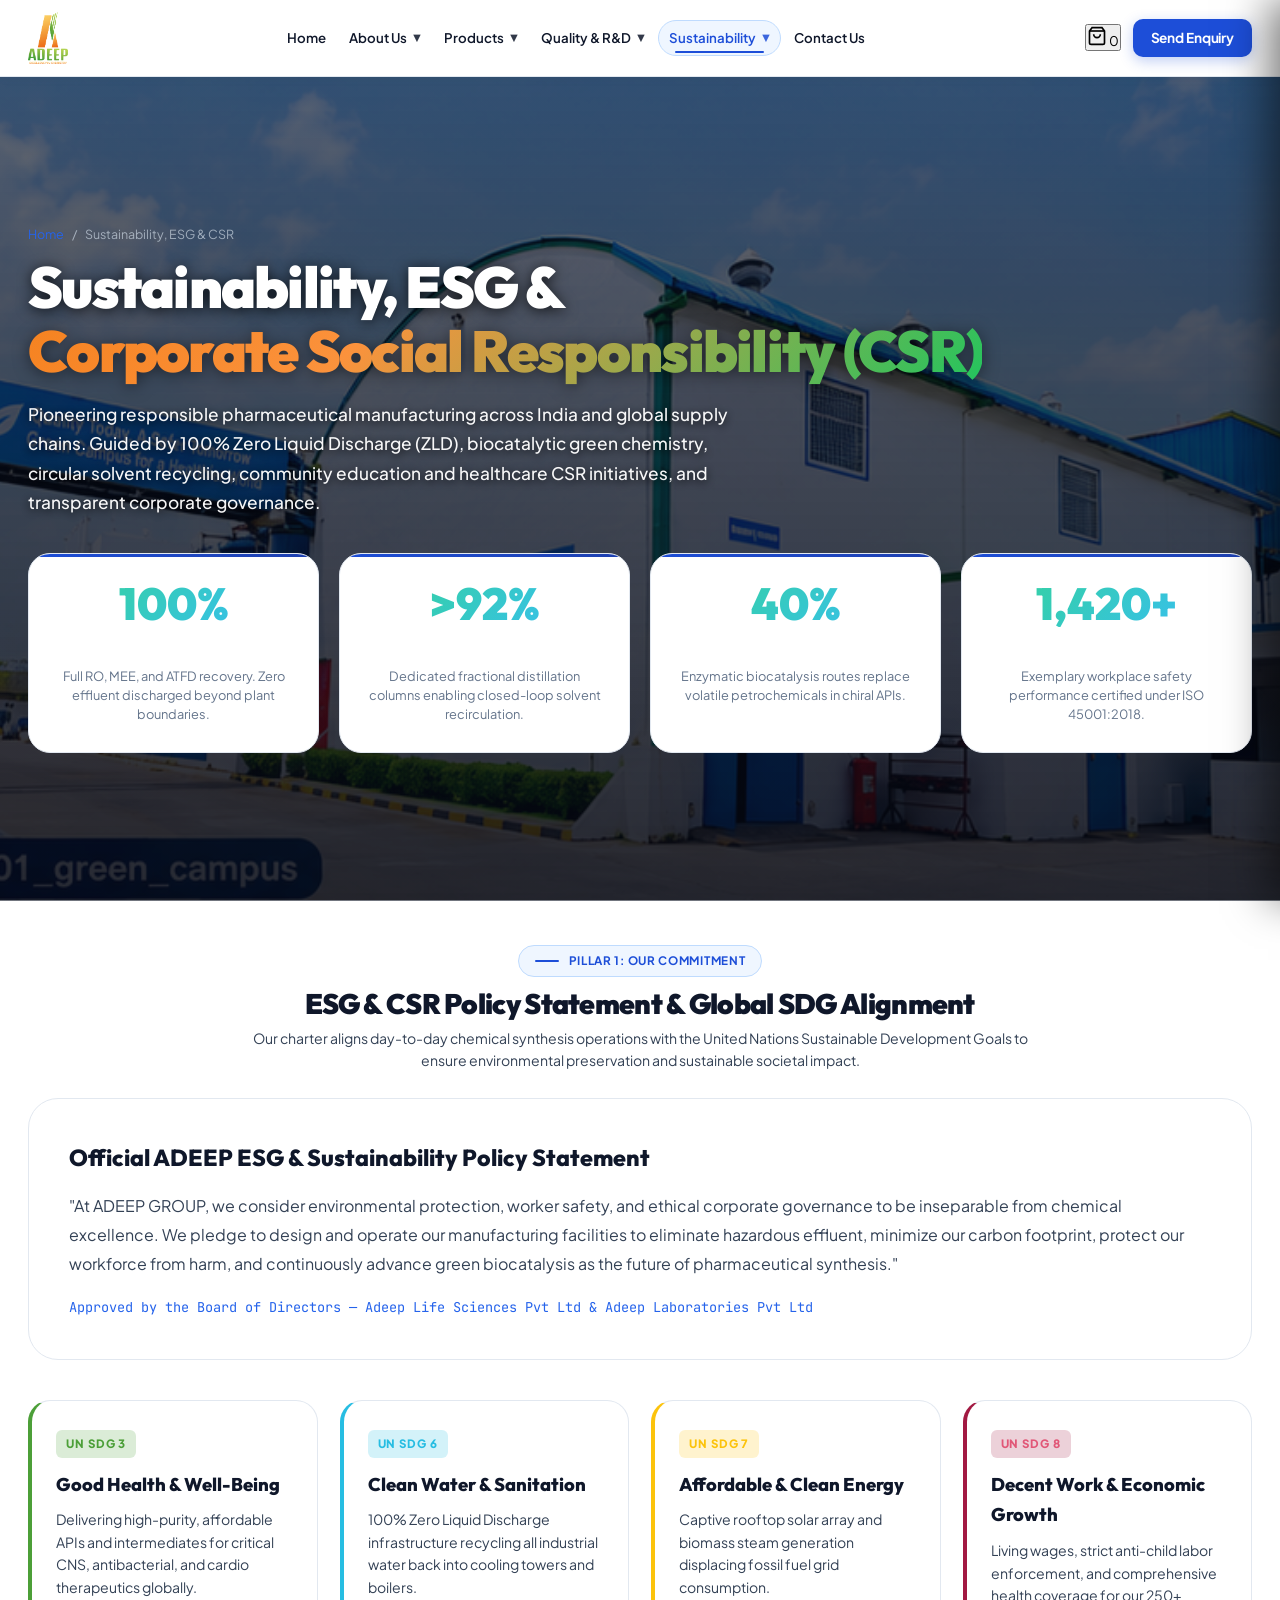
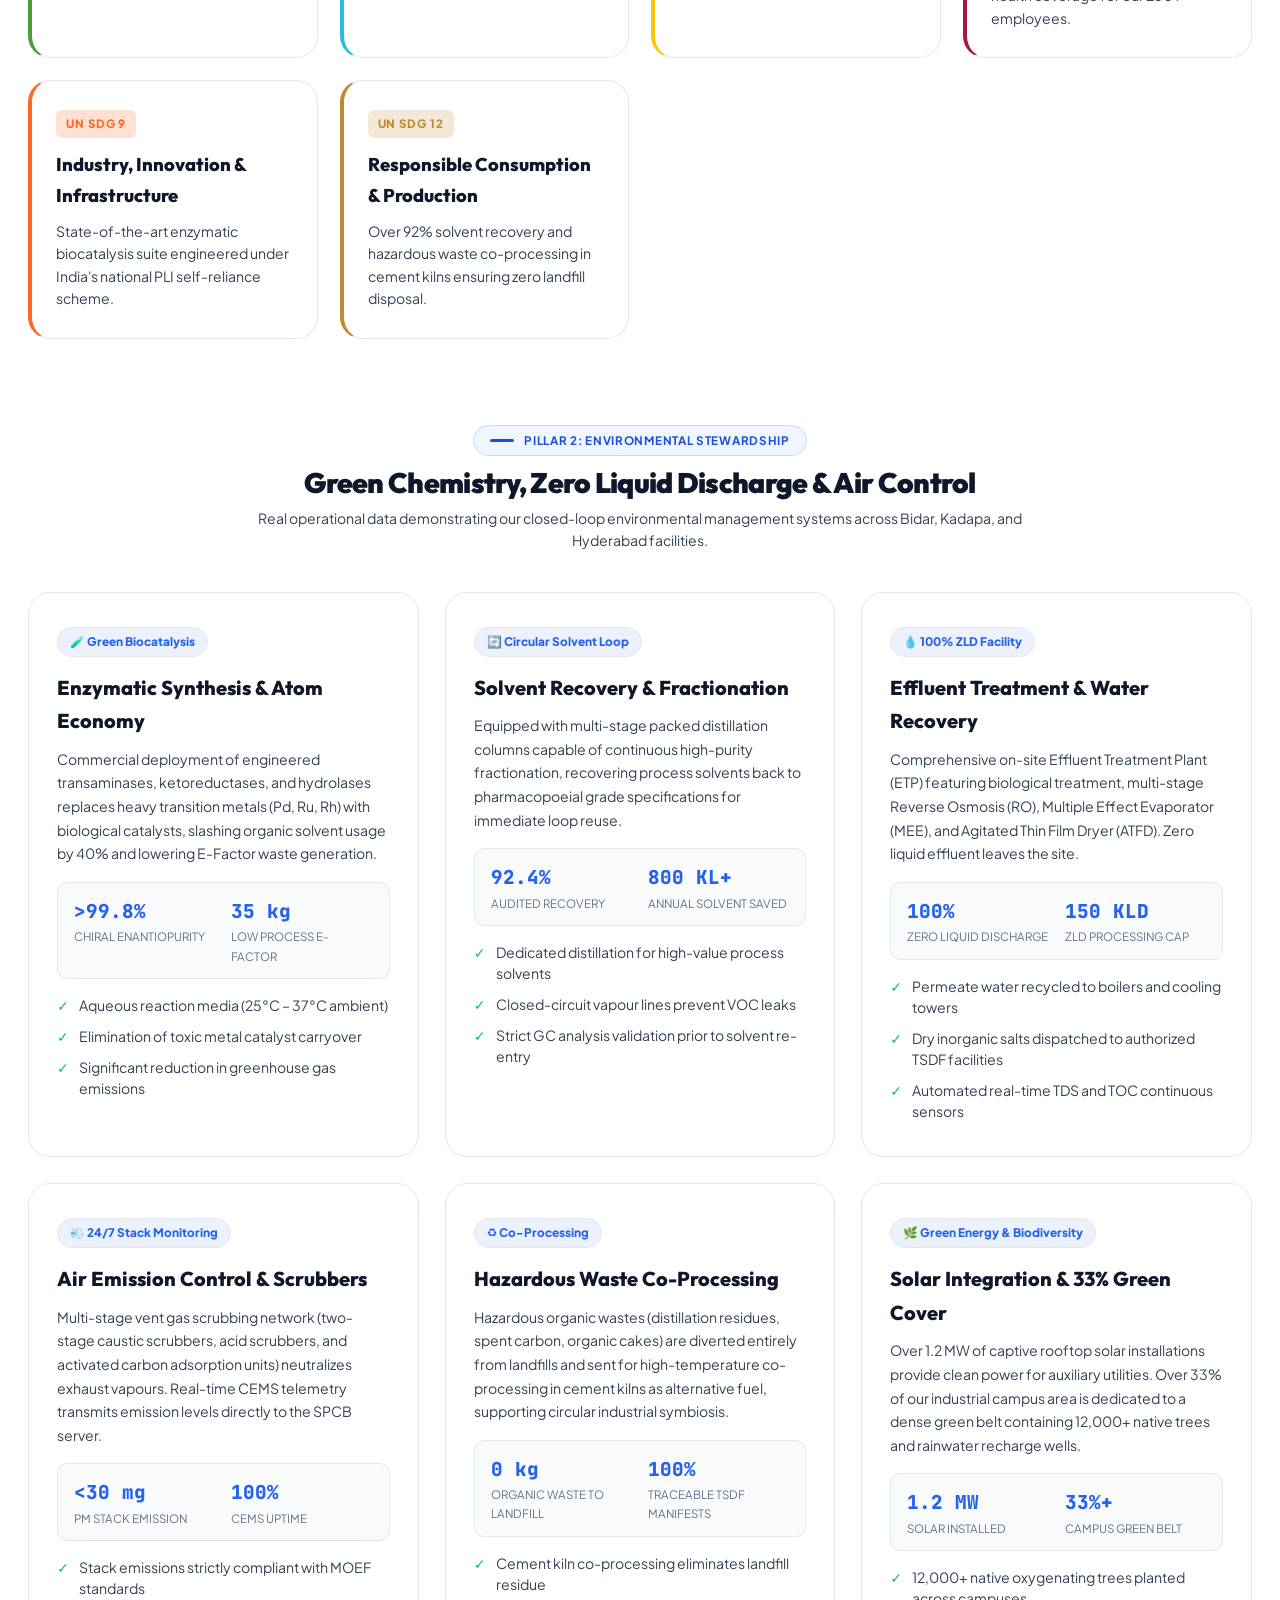
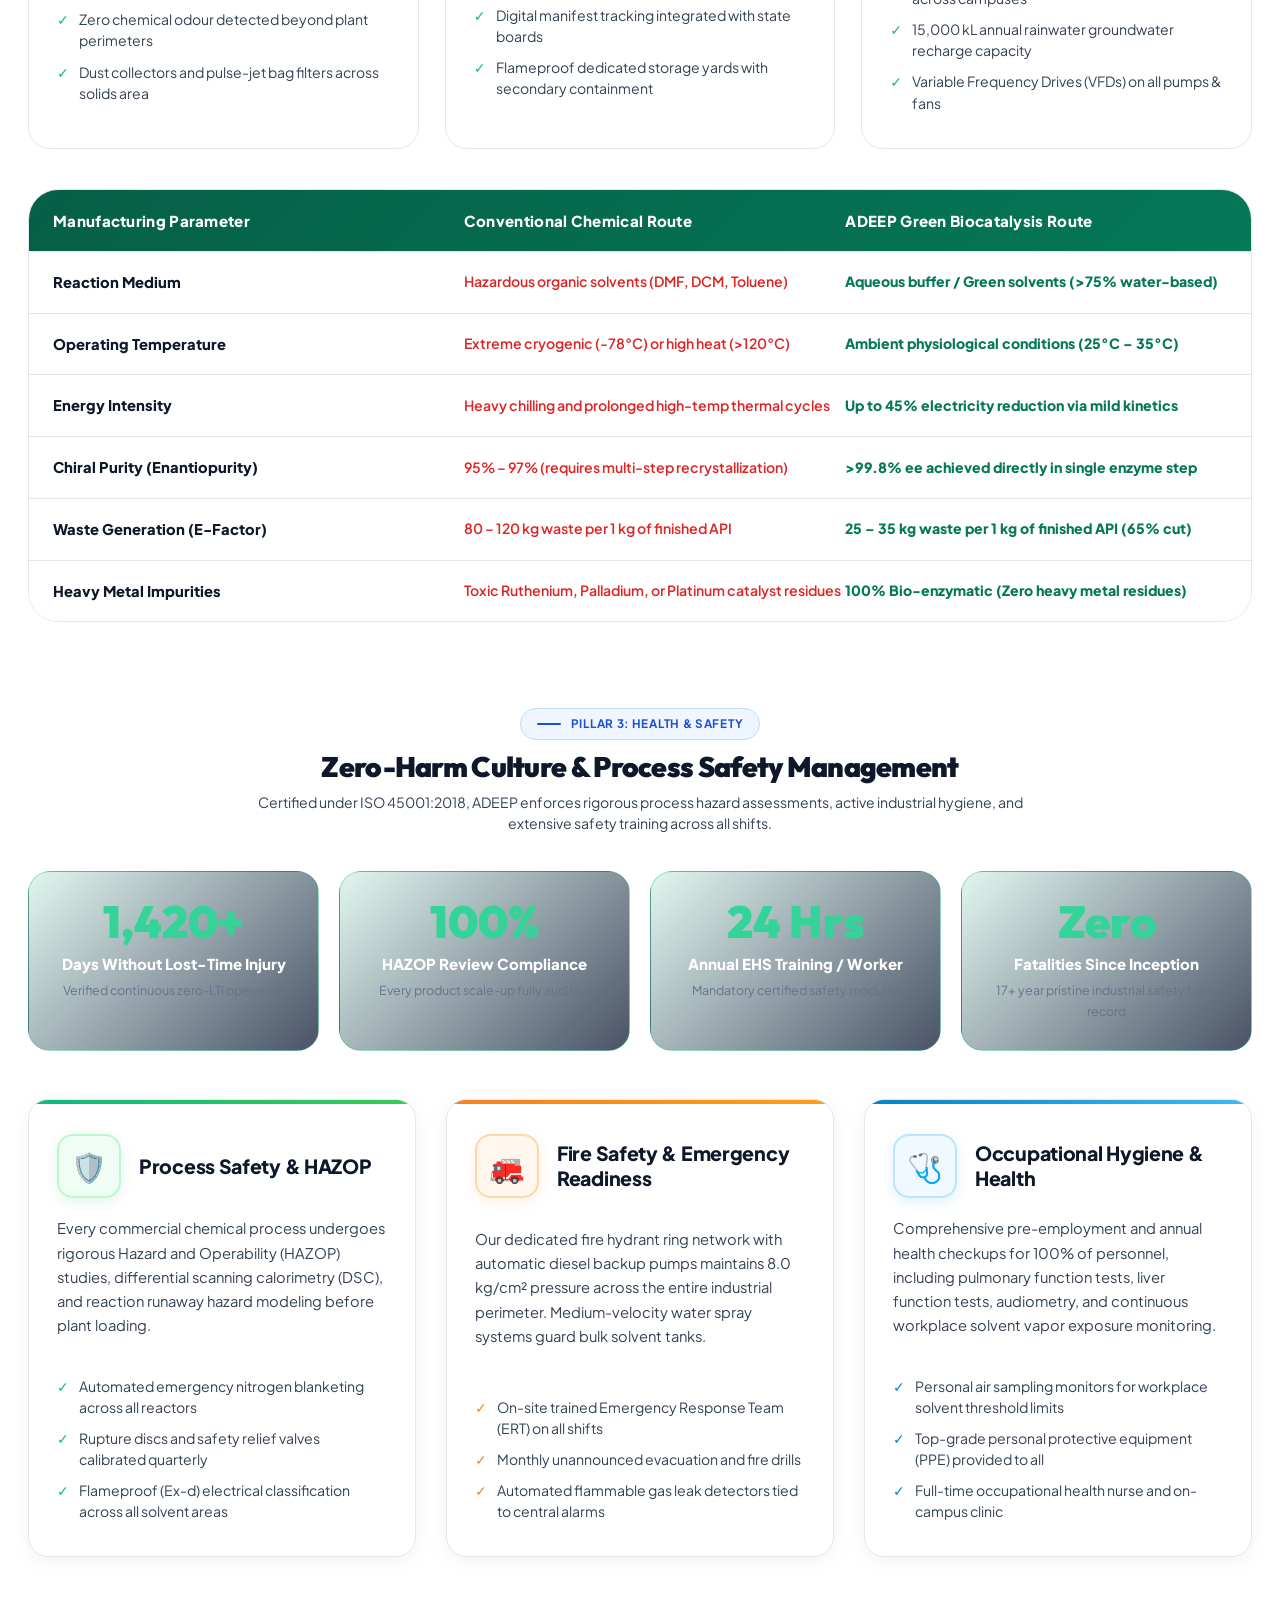
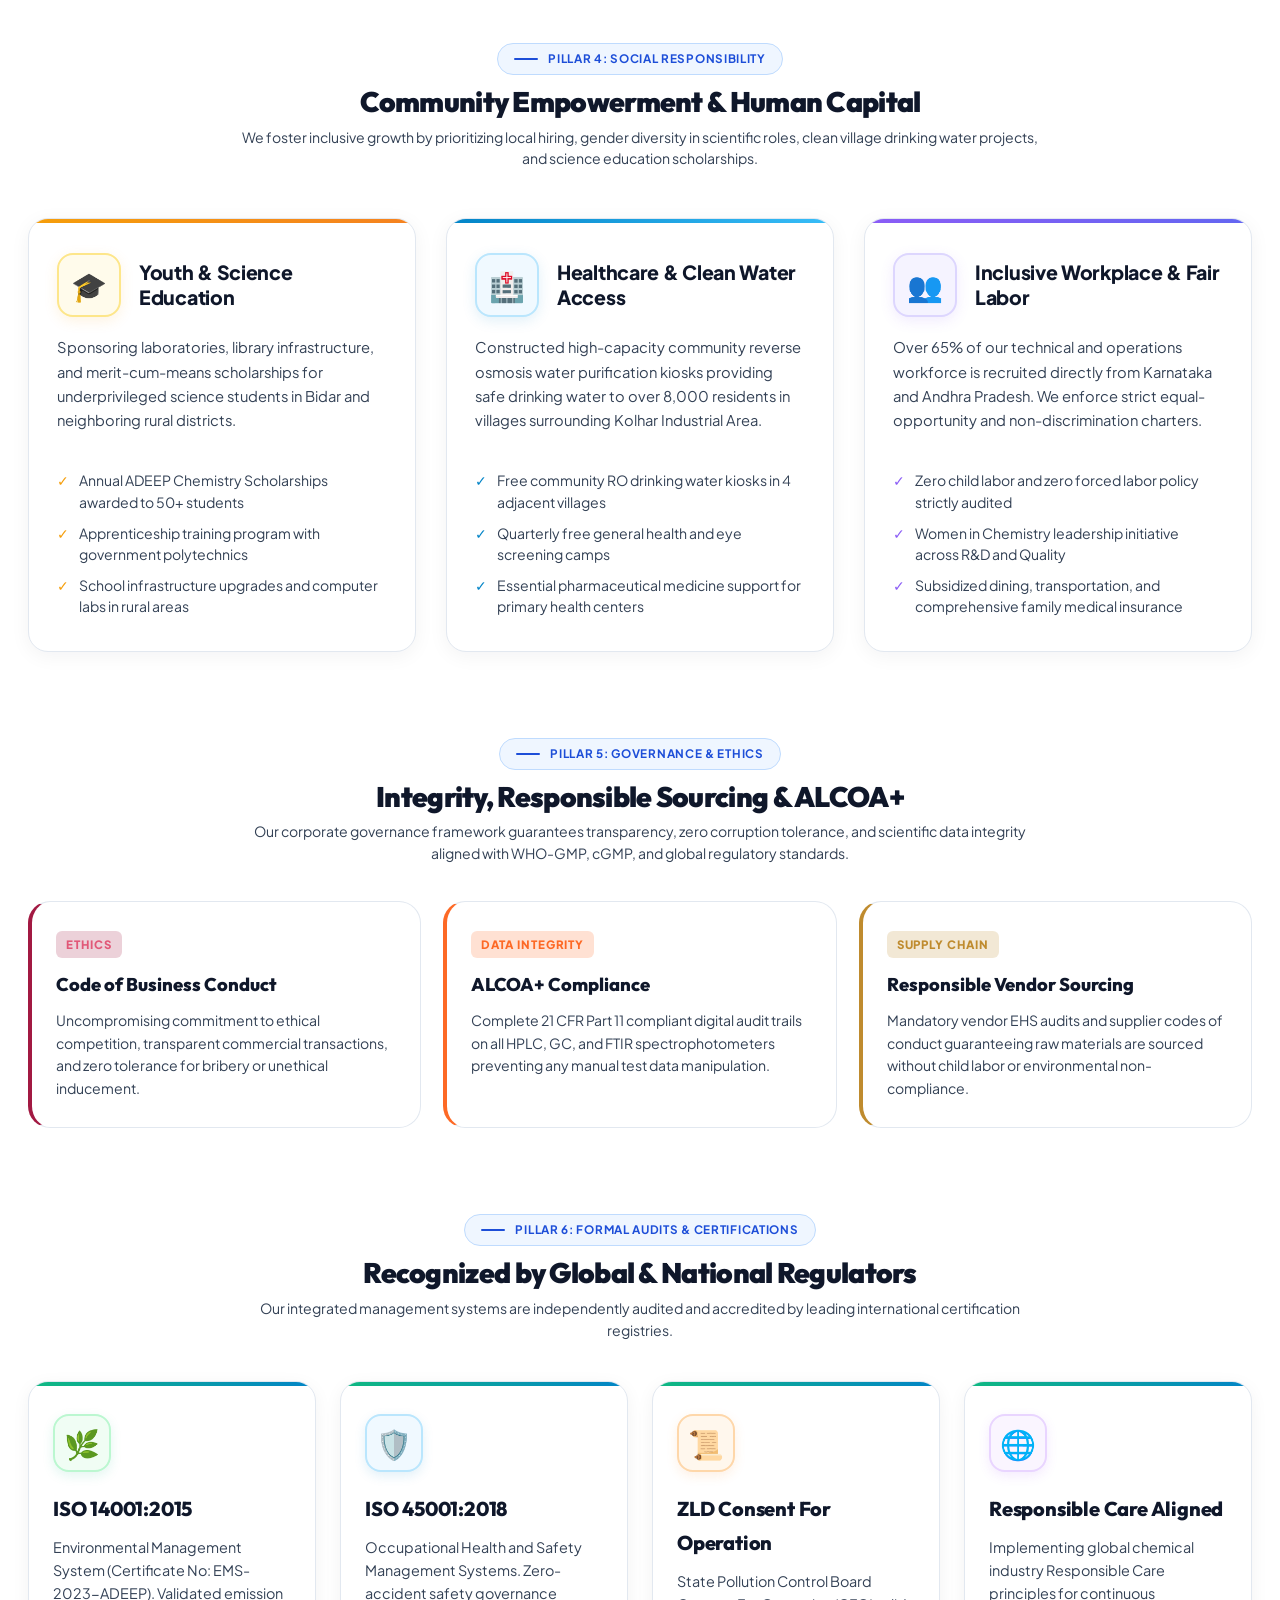
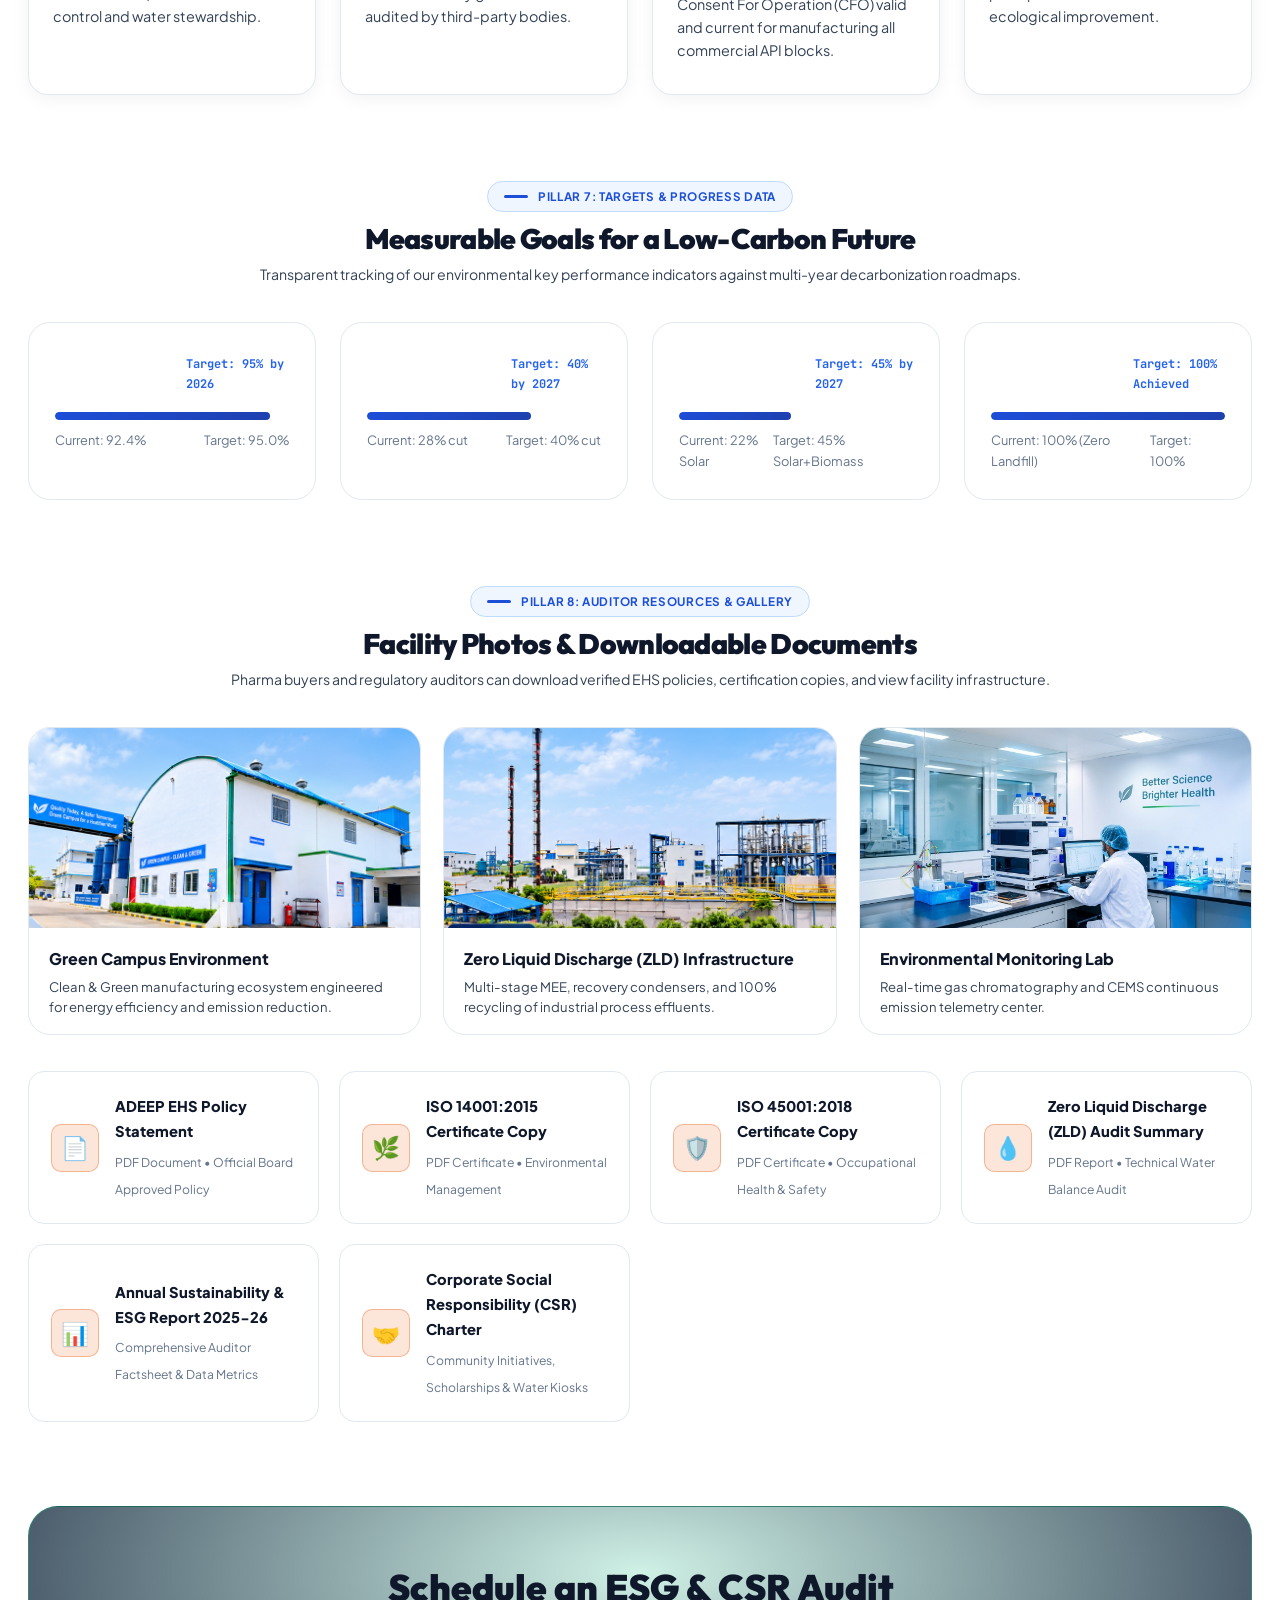
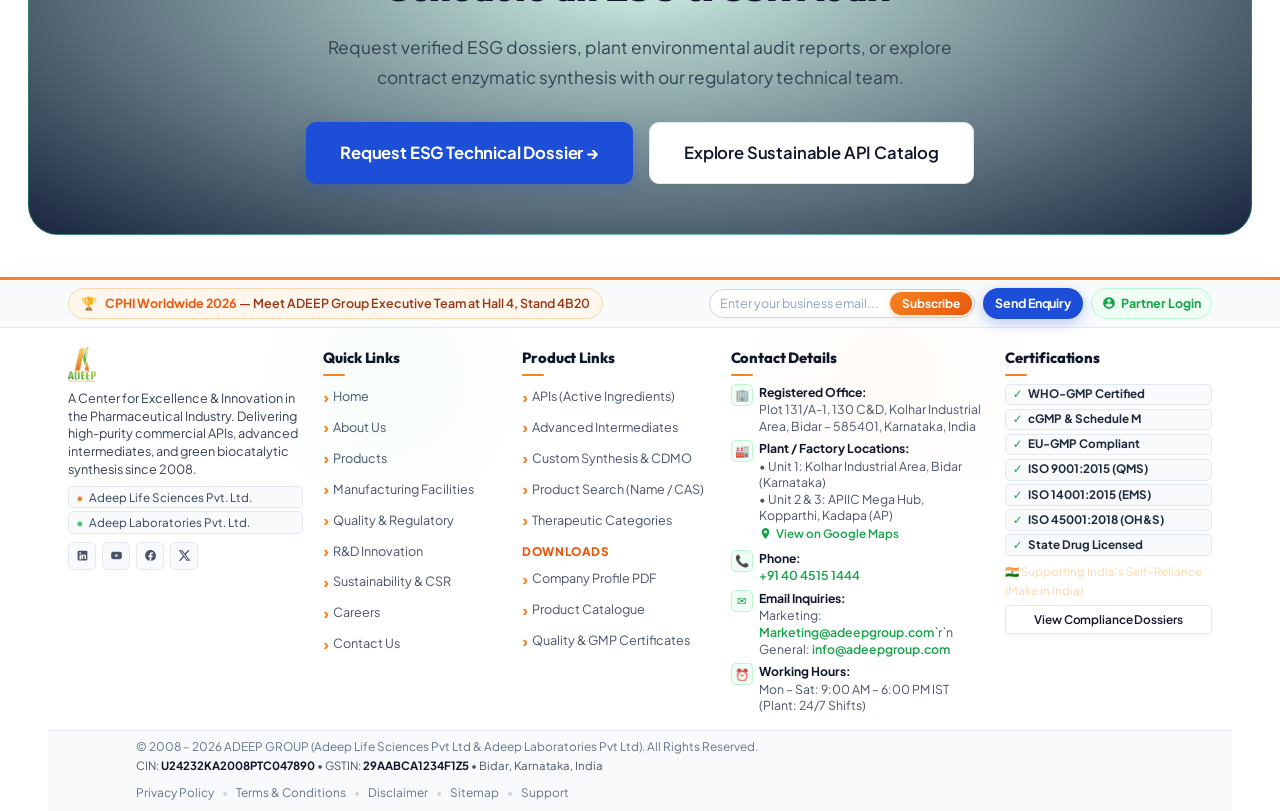
<file: csr.html>
<!DOCTYPE html>
<html lang="en">
<head>
  <meta charset="UTF-8">
  <meta http-equiv="refresh" content="0; url=sustainability.html">
  <title>Redirecting to Sustainability...</title>
  <script>
    window.location.replace("sustainability.html");
  </script>
</head>
<body>
  <p>Page removed. Redirecting to <a href="sustainability.html">Sustainability &amp; ESG</a>...</p>
</body>
</html>
</file>
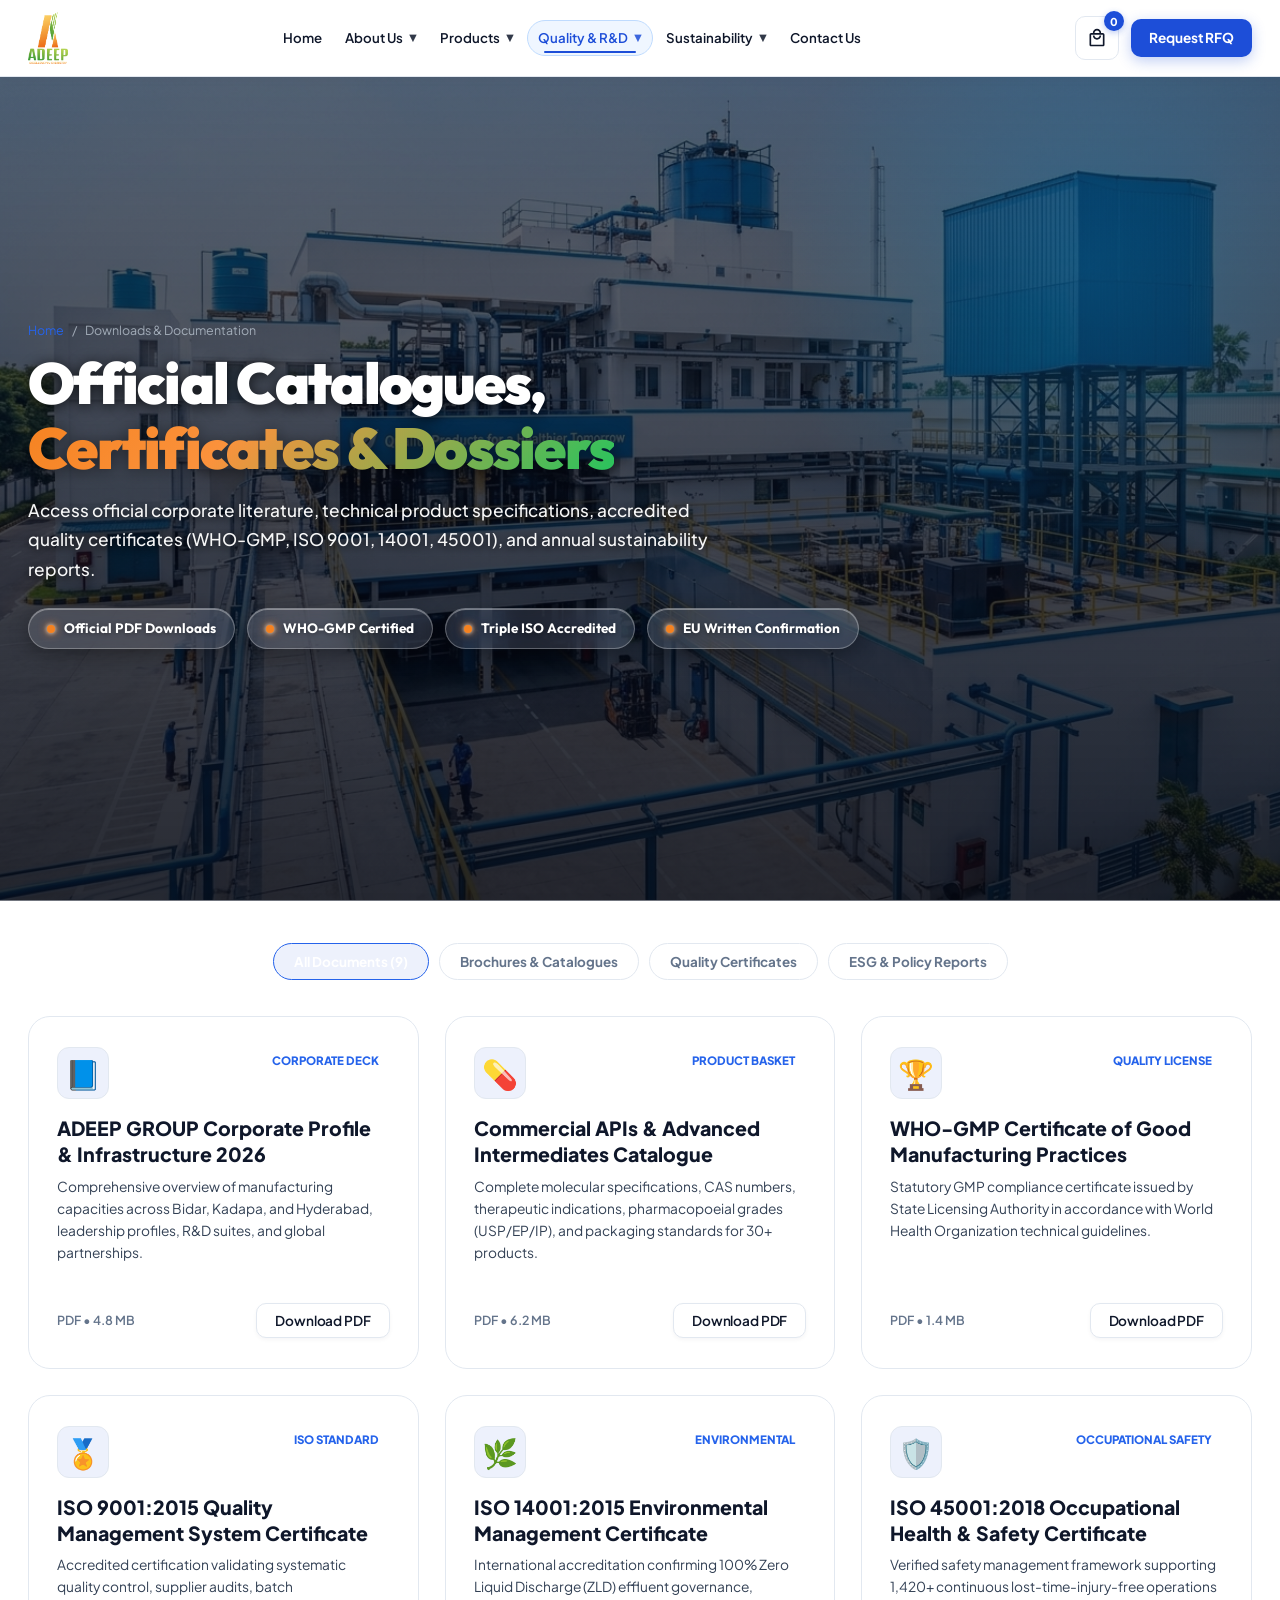
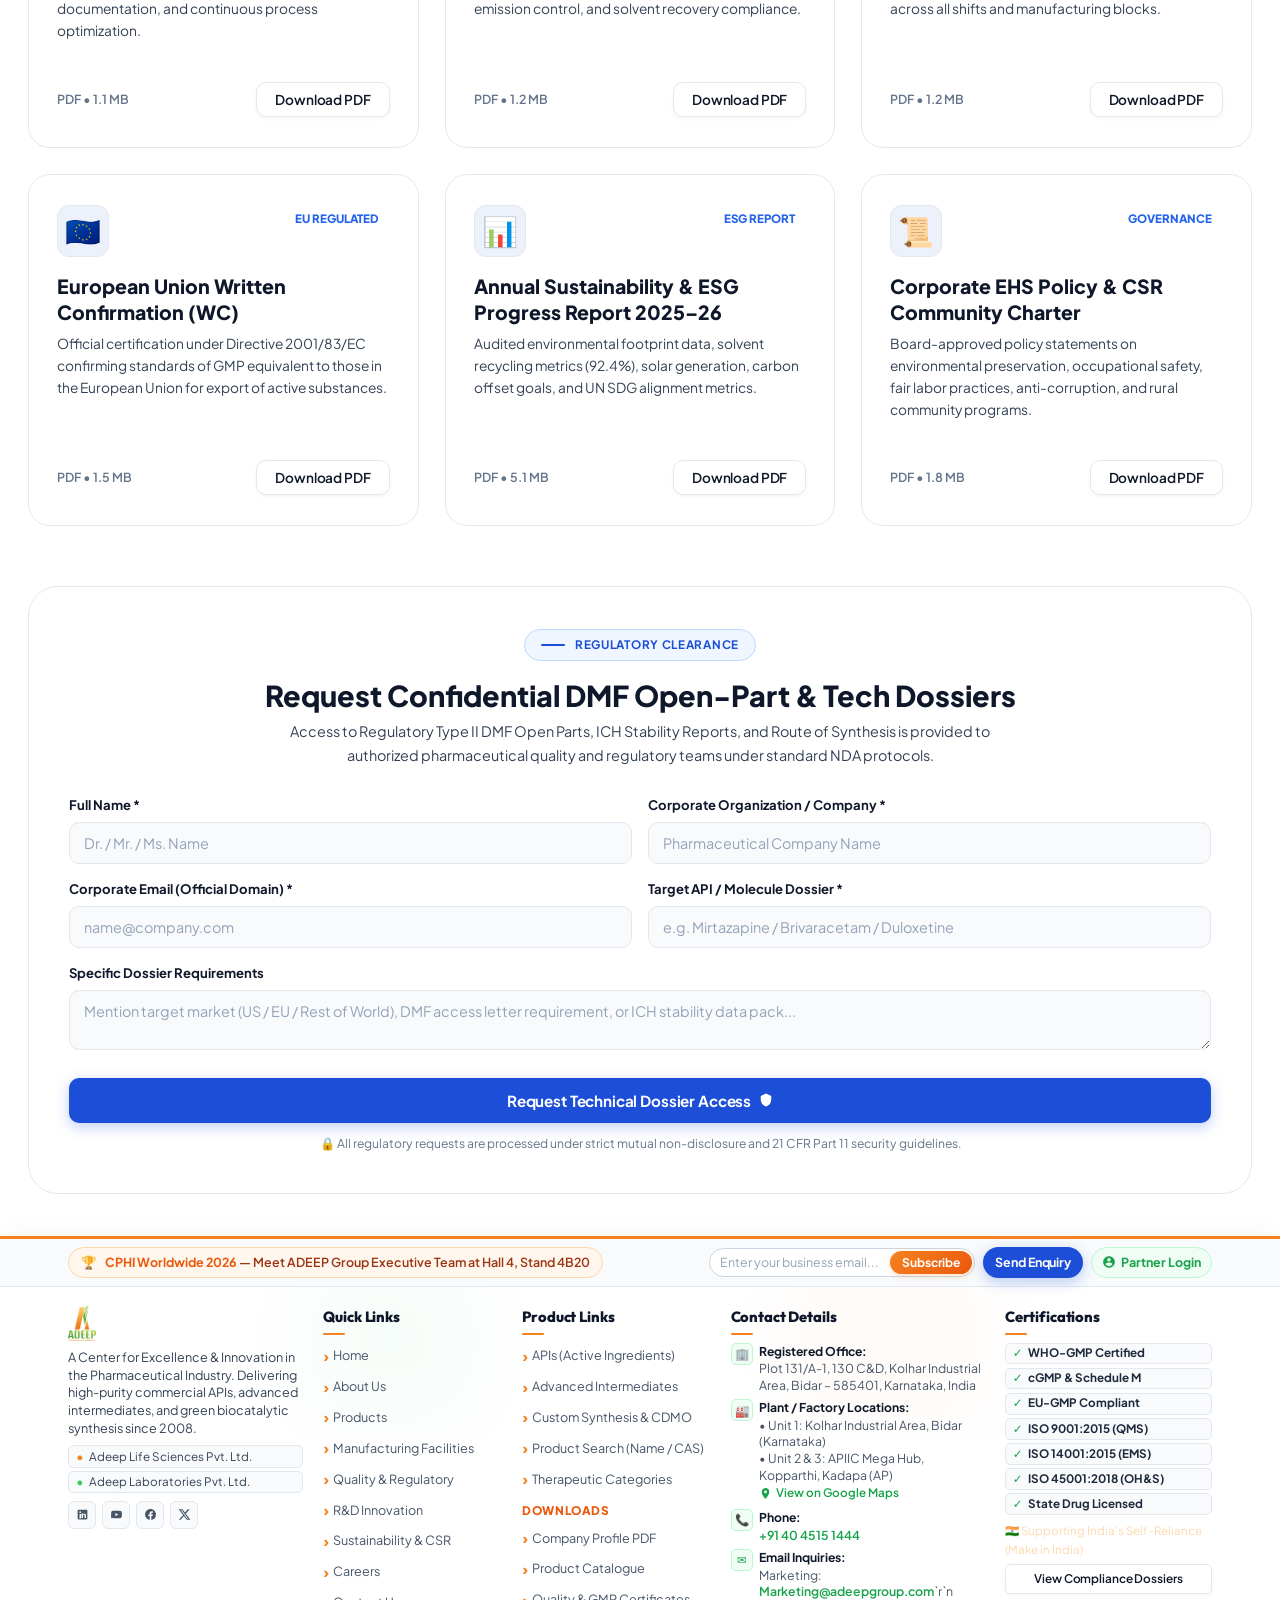
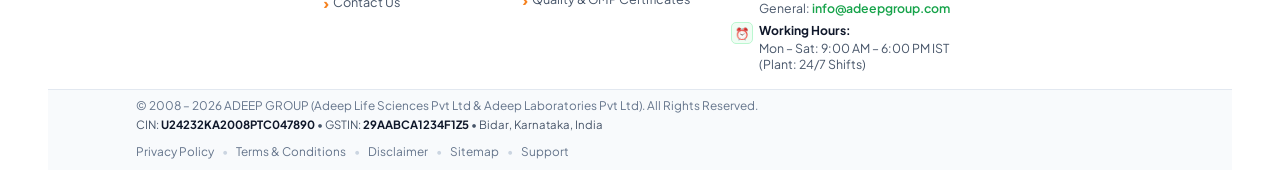
<file: downloads.html>
﻿<!DOCTYPE html>
<html lang="en" data-theme="adeep-signature">
<head>
  <meta charset="UTF-8" />
  <meta name="viewport" content="width=device-width, initial-scale=1.0" />
  <title>Downloads &amp; Documentation | ADEEP GROUP — Brochure, Catalogues &amp; Certificates</title>
  <meta name="description" content="Download ADEEP GROUP corporate brochures, commercial API catalogues, WHO-GMP, ISO 9001, ISO 14001, ISO 45001 certificates, EU Written Confirmation, and ESG reports." />
  <meta name="keywords" content="ADEEP brochure download, API catalogue PDF, WHO GMP certificate download, ISO 14001 pharma certificate, EU written confirmation, pharmaceutical DMF request" />
  <link rel="preconnect" href="https://fonts.googleapis.com">
  <link rel="preconnect" href="https://fonts.gstatic.com" crossorigin>
  <link href="https://fonts.googleapis.com/css2?family=Plus+Jakarta+Sans:wght@300;400;500;600;700;800&family=Outfit:wght@400;500;600;700;800;900&family=JetBrains+Mono:wght@400;500;600;700&display=swap" rel="stylesheet">
  <link rel="icon" type="image/png" href="assets/adeep_emblem.png" />
  <link rel="stylesheet" href="styles.css?v=38.0" />
  <style>
    .page-hero {
      min-height: calc(100vh - 76px); height: calc(100vh - 76px);
      display: flex;
      align-items: center;
      position: relative;
      padding: 40px 0;
      overflow: hidden;
      background-size: cover; background-position: center; background: linear-gradient(180deg, rgba(7, 14, 30, 0.88) 0%, rgba(4, 7, 17, 0.95) 100%), url('assets/hero_reactor_cleanroom.jpg') center/cover no-repeat;
    }
    .page-hero::before {
      content: '';
      position: absolute;
      top: -160px; right: -160px;
      width: 700px; height: 700px;
      background: radial-gradient(circle, rgba(14, 165, 233, 0.22) 0%, transparent 65%);
      pointer-events: none;
      animation: orbFloat 10s ease-in-out infinite alternate;
    }
    .page-hero-inner { position: relative; z-index: 2; }
    .breadcrumb { display: flex; align-items: center; gap: 8px; font-size: 0.82rem; color: rgba(203,213,225,0.7); margin-bottom: 20px; }
    .breadcrumb a { color: var(--teal-vivid); text-decoration: none; }
    .page-title { font-family: var(--font-heading); font-size: clamp(2.4rem, 5vw, 4.2rem); font-weight: 900; color: #fff; line-height: 1.1; margin-bottom: 20px; letter-spacing: -0.03em; }
    .page-title .accent { background: linear-gradient(135deg, #38bdf8, #0ea5e9, #10b981); -webkit-background-clip: text; -webkit-text-fill-color: transparent; background-clip: text; }
    .page-subtitle { font-size: 1.12rem; color: rgba(226,238,255,0.88); max-width: 760px; line-height: 1.75; margin-bottom: 34px; }

    /* Filter Tabs */
    .dl-filter-bar {
      display: flex;
      gap: 10px;
      flex-wrap: wrap;
      margin-bottom: 36px;
      justify-content: center;
    }
    .dl-filter-btn {
      background: var(--bg-card);
      border: 1px solid var(--border-card);
      color: var(--text-muted);
      padding: 9px 20px;
      border-radius: var(--r-full);
      font-size: 0.84rem;
      font-weight: 700;
      cursor: pointer;
      transition: var(--t);
    }
    .dl-filter-btn:hover,
    .dl-filter-btn.active {
      background: var(--teal-soft);
      border-color: var(--teal-vivid);
      color: #fff;
    }

    /* Downloads Grid */
    .dl-grid {
      display: grid;
      grid-template-columns: repeat(auto-fit, minmax(350px, 1fr));
      gap: 26px;
    }
    .dl-card {
      background: var(--bg-card);
      backdrop-filter: blur(14px);
      -webkit-backdrop-filter: blur(14px);
      border: 1px solid var(--border-card);
      border-radius: var(--r-xl);
      padding: 30px 28px;
      transition: var(--t);
      display: flex;
      flex-direction: column;
      position: relative;
    }
    .dl-card:hover {
      transform: translateY(-5px);
      border-color: var(--teal-vivid);
      box-shadow: 0 16px 36px rgba(14, 165, 233, 0.15);
    }
    .dl-top { display: flex; align-items: flex-start; justify-content: space-between; margin-bottom: 16px; }
    .dl-icon-box {
      width: 52px; height: 52px;
      border-radius: 12px;
      background: var(--teal-soft);
      border: 1px solid var(--border-card);
      display: flex; align-items: center; justify-content: center;
      font-size: 1.8rem;
    }
    .dl-badge {
      background: rgba(255, 255, 255, 0.06);
      border: 1px solid rgba(255, 255, 255, 0.1);
      font-size: 0.72rem;
      font-weight: 800;
      padding: 3px 10px;
      border-radius: var(--r-full);
      color: var(--teal-vivid);
      text-transform: uppercase;
    }
    .dl-title { font-size: 1.22rem; font-weight: 800; color: #fff; margin-bottom: 8px; line-height: 1.35; }
    .dl-desc { font-size: 0.86rem; color: var(--text-muted); line-height: 1.6; margin-bottom: 22px; flex: 1; }
    .dl-footer { display: flex; align-items: center; justify-content: space-between; padding-top: 16px; border-top: 1px solid rgba(255, 255, 255, 0.06); }
    .dl-meta-text { font-size: 0.78rem; color: var(--text-muted); font-weight: 600; }

    /* Dossier Request Box */
    .dossier-box {
      background: var(--bg-card);
      backdrop-filter: blur(16px);
      -webkit-backdrop-filter: blur(16px);
      border: 1px solid var(--border-card);
      border-radius: var(--r-2xl);
      padding: 40px;
      margin-top: 60px;
    }
  </style>
</head>
<body>
  <!-- Animated Molecule Particle Canvas -->
  <canvas id="particleCanvas"></canvas>

  <!-- Global Header -->
  <header class="site-header" id="mainHeader">
    <div class="container header-container">
      <a href="index.html" class="brand-logo" aria-label="ADEEP GROUP Homepage">
        <img src="assets/adeep_logo.png" alt="ADEEP GROUP - Excellency in Chemistry" class="logo-img" />
      </a>

            <nav class="nav-menu" id="navMenu">
        <a href="index.html" class="nav-link">Home</a>

        <div class="nav-item-dropdown">
          <a href="about.html" class="nav-link nav-dropdown-toggle">
            About Us <span class="dropdown-chevron">▼</span>
          </a>
          <div class="nav-dropdown-menu">
            <a href="about.html" class="dropdown-item">About ADEEP Group</a>
            <a href="leadership.html" class="dropdown-item">Leadership &amp; Board</a>
            <a href="facilities.html" class="dropdown-item">Manufacturing Facilities</a>
            <a href="careers.html" class="dropdown-item">Careers &amp; Culture</a>
          </div>
        </div>

        <div class="nav-item-dropdown">
          <a href="products.html" class="nav-link nav-dropdown-toggle">
            Products <span class="dropdown-chevron">▼</span>
          </a>
          <div class="nav-dropdown-menu">
            <a href="products.html" class="dropdown-item">All Products</a>
            <a href="products.html?category=commercial-api" class="dropdown-item">APIs (Active Ingredients)</a>
            <a href="products.html?category=intermediate" class="dropdown-item">Advanced Intermediates</a>
            <a href="products.html?category=custom-synthesis" class="dropdown-item">Custom Synthesis &amp; CDMO</a>
            <a href="products.html?category=pipeline-api" class="dropdown-item">R&amp;D Pipeline</a>
          </div>
        </div>

        <div class="nav-item-dropdown">
          <a href="quality.html" class="nav-link nav-dropdown-toggle active">
            Quality &amp; R&amp;D <span class="dropdown-chevron">▼</span>
          </a>
          <div class="nav-dropdown-menu">
            <a href="quality.html" class="dropdown-item">Quality &amp; Regulatory Assurance</a>
            <a href="rnd.html" class="dropdown-item">R&amp;D &amp; Green Biocatalysis</a>
            <a href="downloads.html" class="dropdown-item active">Certificates &amp; DMF Downloads</a>
            <a href="partners.html" class="dropdown-item">Global CDMO &amp; Partnerships</a>
          </div>
        </div>

        <div class="nav-item-dropdown">
          <a href="sustainability.html" class="nav-link nav-dropdown-toggle">
            Sustainability <span class="dropdown-chevron">▼</span>
          </a>
          <div class="nav-dropdown-menu">
            <a href="sustainability.html" class="dropdown-item">Sustainability &amp; ESG Overview</a>
            <a href="hsg.html" class="dropdown-item">Health, Safety &amp; Governance (HSG)</a>
          </div>
        </div>

        <a href="contact.html" class="nav-link">Contact Us</a>
      </nav>

      <div class="header-actions">
        <button class="cart-btn" id="cartOpenBtn" title="Inquiry Basket">
          <svg viewBox="0 0 24 24"><path d="M19 6h-2c0-2.76-2.24-5-5-5S7 3.24 7 6H5c-1.1 0-2 .9-2 2v12c0 1.1.9 2 2 2h14c1.1 0 2-.9 2-2V8c0-1.1-.9-2-2-2zm-7-3c1.66 0 3 1.34 3 3H9c0-1.66 1.34-3 3-3zm7 17H5V8h14v12zm-7-8c-1.66 0-3-1.34-3-3H7c0 2.76 2.24 5 5 5s5-2.24 5-5h-2c0 1.66-1.34 3-3 3z"/></svg>
          <span class="cart-count" id="cartCount">0</span>
        </button>
        <a href="index.html#inquiry" class="btn btn-primary btn-sm header-cta">Request RFQ</a>
        <button class="mobile-toggle" id="mobileToggle" aria-label="Toggle Navigation">
          <span></span><span></span><span></span>
        </button>
      </div>
    </div>
  </header>

  <!-- Hero Section -->
  <section class="page-hero">
    <div class="container page-hero-inner">
      <div class="breadcrumb">
        <a href="index.html">Home</a>
        <span>/</span>
        <span>Downloads &amp; Documentation</span>
      </div>
      <h1 class="page-title">
        Official Catalogues, <br />
        <span class="accent">Certificates &amp; Dossiers</span>
      </h1>
      <p class="page-subtitle">
        Access official corporate literature, technical product specifications, accredited quality certificates (WHO-GMP, ISO 9001, 14001, 45001), and annual sustainability reports.
      </p>

      <div class="hero-badges">
        <div class="h-badge"><div class="h-badge-dot"></div>Official PDF Downloads</div>
        <div class="h-badge"><div class="h-badge-dot"></div>WHO-GMP Certified</div>
        <div class="h-badge"><div class="h-badge-dot"></div>Triple ISO Accredited</div>
        <div class="h-badge"><div class="h-badge-dot"></div>EU Written Confirmation</div>
      </div>
    </div>
  </section>

  <!-- Downloads Center Section -->
  <section class="section" style="padding-top: 60px;">
    <div class="container">
      <!-- Filter Tabs -->
      <div class="dl-filter-bar">
        <button class="dl-filter-btn active" data-cat="all">All Documents (9)</button>
        <button class="dl-filter-btn" data-cat="catalogues">Brochures &amp; Catalogues</button>
        <button class="dl-filter-btn" data-cat="certs">Quality Certificates</button>
        <button class="dl-filter-btn" data-cat="esg">ESG &amp; Policy Reports</button>
      </div>

      <!-- Downloads Grid -->
      <div class="dl-grid">
        <!-- Document 1 -->
        <div class="dl-card" data-category="catalogues">
          <div class="dl-top">
            <div class="dl-icon-box">📘</div>
            <span class="dl-badge">Corporate Deck</span>
          </div>
          <h3 class="dl-title">ADEEP GROUP Corporate Profile &amp; Infrastructure 2026</h3>
          <p class="dl-desc">Comprehensive overview of manufacturing capacities across Bidar, Kadapa, and Hyderabad, leadership profiles, R&amp;D suites, and global partnerships.</p>
          <div class="dl-footer">
            <span class="dl-meta-text">PDF • 4.8 MB</span>
            <button class="btn btn-outline btn-sm" onclick="showToast('Downloading ADEEP Corporate Profile 2026 PDF...');">Download PDF</button>
          </div>
        </div>

        <!-- Document 2 -->
        <div class="dl-card" data-category="catalogues">
          <div class="dl-top">
            <div class="dl-icon-box">💊</div>
            <span class="dl-badge">Product Basket</span>
          </div>
          <h3 class="dl-title">Commercial APIs &amp; Advanced Intermediates Catalogue</h3>
          <p class="dl-desc">Complete molecular specifications, CAS numbers, therapeutic indications, pharmacopoeial grades (USP/EP/IP), and packaging standards for 30+ products.</p>
          <div class="dl-footer">
            <span class="dl-meta-text">PDF • 6.2 MB</span>
            <button class="btn btn-outline btn-sm" onclick="showToast('Downloading API & Intermediates Catalogue PDF...');">Download PDF</button>
          </div>
        </div>

        <!-- Document 3 -->
        <div class="dl-card" data-category="certs">
          <div class="dl-top">
            <div class="dl-icon-box">🏆</div>
            <span class="dl-badge">Quality License</span>
          </div>
          <h3 class="dl-title">WHO-GMP Certificate of Good Manufacturing Practices</h3>
          <p class="dl-desc">Statutory GMP compliance certificate issued by State Licensing Authority in accordance with World Health Organization technical guidelines.</p>
          <div class="dl-footer">
            <span class="dl-meta-text">PDF • 1.4 MB</span>
            <button class="btn btn-outline btn-sm" onclick="showToast('Downloading WHO-GMP Certificate PDF...');">Download PDF</button>
          </div>
        </div>

        <!-- Document 4 -->
        <div class="dl-card" data-category="certs">
          <div class="dl-top">
            <div class="dl-icon-box">🏅</div>
            <span class="dl-badge">ISO Standard</span>
          </div>
          <h3 class="dl-title">ISO 9001:2015 Quality Management System Certificate</h3>
          <p class="dl-desc">Accredited certification validating systematic quality control, supplier audits, batch documentation, and continuous process optimization.</p>
          <div class="dl-footer">
            <span class="dl-meta-text">PDF • 1.1 MB</span>
            <button class="btn btn-outline btn-sm" onclick="showToast('Downloading ISO 9001:2015 Certificate PDF...');">Download PDF</button>
          </div>
        </div>

        <!-- Document 5 -->
        <div class="dl-card" data-category="certs">
          <div class="dl-top">
            <div class="dl-icon-box">🌿</div>
            <span class="dl-badge">Environmental</span>
          </div>
          <h3 class="dl-title">ISO 14001:2015 Environmental Management Certificate</h3>
          <p class="dl-desc">International accreditation confirming 100% Zero Liquid Discharge (ZLD) effluent governance, emission control, and solvent recovery compliance.</p>
          <div class="dl-footer">
            <span class="dl-meta-text">PDF • 1.2 MB</span>
            <button class="btn btn-outline btn-sm" onclick="showToast('Downloading ISO 14001:2015 Certificate PDF...');">Download PDF</button>
          </div>
        </div>

        <!-- Document 6 -->
        <div class="dl-card" data-category="certs">
          <div class="dl-top">
            <div class="dl-icon-box">🛡️</div>
            <span class="dl-badge">Occupational Safety</span>
          </div>
          <h3 class="dl-title">ISO 45001:2018 Occupational Health &amp; Safety Certificate</h3>
          <p class="dl-desc">Verified safety management framework supporting 1,420+ continuous lost-time-injury-free operations across all shifts and manufacturing blocks.</p>
          <div class="dl-footer">
            <span class="dl-meta-text">PDF • 1.2 MB</span>
            <button class="btn btn-outline btn-sm" onclick="showToast('Downloading ISO 45001:2018 Certificate PDF...');">Download PDF</button>
          </div>
        </div>

        <!-- Document 7 -->
        <div class="dl-card" data-category="certs">
          <div class="dl-top">
            <div class="dl-icon-box">🇪🇺</div>
            <span class="dl-badge">EU Regulated</span>
          </div>
          <h3 class="dl-title">European Union Written Confirmation (WC)</h3>
          <p class="dl-desc">Official certification under Directive 2001/83/EC confirming standards of GMP equivalent to those in the European Union for export of active substances.</p>
          <div class="dl-footer">
            <span class="dl-meta-text">PDF • 1.5 MB</span>
            <button class="btn btn-outline btn-sm" onclick="showToast('Downloading EU Written Confirmation PDF...');">Download PDF</button>
          </div>
        </div>

        <!-- Document 8 -->
        <div class="dl-card" data-category="esg">
          <div class="dl-top">
            <div class="dl-icon-box">📊</div>
            <span class="dl-badge">ESG Report</span>
          </div>
          <h3 class="dl-title">Annual Sustainability &amp; ESG Progress Report 2025–26</h3>
          <p class="dl-desc">Audited environmental footprint data, solvent recycling metrics (92.4%), solar generation, carbon offset goals, and UN SDG alignment metrics.</p>
          <div class="dl-footer">
            <span class="dl-meta-text">PDF • 5.1 MB</span>
            <button class="btn btn-outline btn-sm" onclick="showToast('Downloading Annual ESG Report PDF...');">Download PDF</button>
          </div>
        </div>

        <!-- Document 9 -->
        <div class="dl-card" data-category="esg">
          <div class="dl-top">
            <div class="dl-icon-box">📜</div>
            <span class="dl-badge">Governance</span>
          </div>
          <h3 class="dl-title">Corporate EHS Policy &amp; CSR Community Charter</h3>
          <p class="dl-desc">Board-approved policy statements on environmental preservation, occupational safety, fair labor practices, anti-corruption, and rural community programs.</p>
          <div class="dl-footer">
            <span class="dl-meta-text">PDF • 1.8 MB</span>
            <button class="btn btn-outline btn-sm" onclick="showToast('Downloading EHS Policy & CSR Charter PDF...');">Download PDF</button>
          </div>
        </div>
      </div>

      <!-- Confidential Regulatory Dossier Request Pane -->
      <div class="dossier-box" id="dossier">
        <div class="section-header-centered" style="margin-bottom: 24px;">
          <span class="section-tag">REGULATORY CLEARANCE</span>
          <h3 style="font-size: 1.8rem; font-weight: 900; color: #fff;">Request Confidential DMF Open-Part &amp; Tech Dossiers</h3>
          <p style="color: var(--text-muted); font-size: 0.9rem; max-width: 700px; margin: 0 auto;">
            Access to Regulatory Type II DMF Open Parts, ICH Stability Reports, and Route of Synthesis is provided to authorized pharmaceutical quality and regulatory teams under standard NDA protocols.
          </p>
        </div>

        <form onsubmit="event.preventDefault(); showToast('DMF access request submitted! Our regulatory desk will issue credentials within 24 hours.'); this.reset();">
          <div class="form-grid-2">
            <div class="form-group">
              <label>Full Name *</label>
              <input type="text" required placeholder="Dr. / Mr. / Ms. Name" />
            </div>
            <div class="form-group">
              <label>Corporate Organization / Company *</label>
              <input type="text" required placeholder="Pharmaceutical Company Name" />
            </div>
          </div>

          <div class="form-grid-2">
            <div class="form-group">
              <label>Corporate Email (Official Domain) *</label>
              <input type="email" required placeholder="name@company.com" />
            </div>
            <div class="form-group">
              <label>Target API / Molecule Dossier *</label>
              <input type="text" required placeholder="e.g. Mirtazapine / Brivaracetam / Duloxetine" />
            </div>
          </div>

          <div class="form-group">
            <label>Specific Dossier Requirements</label>
            <textarea rows="2" placeholder="Mention target market (US / EU / Rest of World), DMF access letter requirement, or ICH stability data pack..."></textarea>
          </div>

          <div class="form-actions" style="margin-top: 20px;">
            <button type="submit" class="btn btn-primary btn-block">
              <span>Request Technical Dossier Access</span>
              <svg viewBox="0 0 24 24" class="icon-sm"><path d="M12 1L3 5v6c0 5.55 3.84 10.74 9 12 5.16-1.26 9-6.45 9-12V5l-9-4z"/></svg>
            </button>
          </div>
          <div style="text-align: center; margin-top: 10px; font-size: 0.76rem; color: var(--text-muted);">
            🔒 All regulatory requests are processed under strict mutual non-disclosure and 21 CFR Part 11 security guidelines.
          </div>
        </form>
      </div>
    </div>
  </section>

  <!-- Global Master Footer -->
  <footer class="site-footer">
    <!-- Top Ribbon: Exhibition Announcement & Newsletter Signup -->
    <div class="footer-top-ribbon">
      <div class="container ftr-container">
        <div class="ftr-event-chip">
          <span>🏆</span>
          <span><strong>CPHI Worldwide 2026</strong> — Meet ADEEP Group Executive Team at Hall 4, Stand 4B20</span>
        </div>
        <div class="ftr-actions">
          <form class="ftr-newsletter-form" onsubmit="event.preventDefault(); showToast('Subscribed to ADEEP Molecule Pipeline Updates!');">
            <input type="email" placeholder="Enter your business email..." required aria-label="Business Email" />
            <button type="submit">Subscribe</button>
          </form>
          <a href="contact.html" class="btn btn-sm btn-primary" style="padding: 8px 16px; font-size: 0.82rem;">Send Enquiry</a>
          <a href="contact.html" class="ftr-login-link">
            <svg viewBox="0 0 24 24" width="14" height="14" fill="currentColor"><path d="M12 2C6.48 2 2 6.48 2 12s4.48 10 10 10 10-4.48 10-10S17.52 2 12 2zm0 3c1.66 0 3 1.34 3 3s-1.34 3-3 3-3-1.34-3-3 1.34-3 3-3zm0 14.2c-2.5 0-4.71-1.28-6-3.22.03-1.99 4-3.08 6-3.08 1.99 0 5.97 1.09 6 3.08-1.29 1.94-3.5 3.22-6 3.22z"/></svg>
            <span>Partner Login</span>
          </a>
        </div>
      </div>
    </div>

    <!-- Main 5-Column Content Grid -->
    <div class="container footer-main-grid">
      <!-- 1. Company Info -->
      <div class="footer-col brand-col">
        <img src="assets/adeep_logo.png" alt="ADEEP GROUP" class="footer-brand-logo" />
        <p class="footer-desc">
          A Center for Excellence &amp; Innovation in the Pharmaceutical Industry. Delivering high-purity commercial APIs, advanced intermediates, and green biocatalytic synthesis since 2008.
        </p>
        <div class="footer-entities">
          <span><strong style="color: #f58220;">•</strong> Adeep Life Sciences Pvt. Ltd.</span>
          <span><strong style="color: #38cb56;">•</strong> Adeep Laboratories Pvt. Ltd.</span>
        </div>
        <div class="footer-social-row">
          <a href="https://linkedin.com" target="_blank" rel="noopener noreferrer" class="footer-social-btn" aria-label="LinkedIn" title="LinkedIn">
            <svg viewBox="0 0 24 24"><path d="M19 3a2 2 0 0 1 2 2v14a2 2 0 0 1-2 2H5a2 2 0 0 1-2-2V5a2 2 0 0 1 2-2h14m-.5 15.5v-5.3a3.26 3.26 0 0 0-3.26-3.26c-.85 0-1.84.52-2.28 1.3v-1.11h-2.79v8.37h2.79v-4.93c0-.77.62-1.4 1.39-1.4a1.4 1.4 0 0 1 1.4 1.4v4.93h2.75M6.46 10.9v8.37H9.2V10.9H6.46M7.83 6.2a1.66 1.66 0 0 0-1.66 1.66c0 .92.74 1.66 1.66 1.66.92 0 1.66-.74 1.66-1.66 0-.92-.74-1.66-1.66-1.66Z"/></svg>
          </a>
          <a href="https://youtube.com" target="_blank" rel="noopener noreferrer" class="footer-social-btn" aria-label="YouTube" title="YouTube">
            <svg viewBox="0 0 24 24"><path d="M10 15l5.19-3L10 9v6m11.56-7.83c.13.47.22 1.1.28 1.9.07.8.1 1.49.1 2.09L22 12c0 2.19-.16 3.8-.44 4.83-.25.9-.83 1.48-1.73 1.73-.47.13-1.33.22-2.65.28-1.3.07-2.49.1-3.59.1L12 19c-4.19 0-6.8-.16-7.83-.44-.9-.25-1.48-.83-1.73 1.73-.13-.47-.22-1.1-.28-1.9-.07-.8-.1-1.49-.1-2.09L2 12c0-2.19.16-3.8.44-4.83.25-.9.83-1.48 1.73-1.73.47-.13 1.33-.22 2.65-.28 1.3-.07 2.49-.1 3.59-.1L12 5c4.19 0 6.8.16 7.83.44.9.25 1.48.83 1.73 1.73Z"/></svg>
          </a>
          <a href="https://facebook.com" target="_blank" rel="noopener noreferrer" class="footer-social-btn" aria-label="Facebook" title="Facebook">
            <svg viewBox="0 0 24 24"><path d="M12 2.04C6.5 2.04 2 6.53 2 12.06C2 17.06 5.66 21.21 10.44 21.96V14.96H7.9V12.06H10.44V9.85C10.44 7.34 11.93 5.96 14.22 5.96C15.31 5.96 16.45 6.15 16.45 6.15V8.62H15.19C13.95 8.62 13.56 9.39 13.56 10.18V12.06H16.34L15.89 14.96H13.56V21.96A10 10 0 0 0 22 12.06C22 6.53 17.5 2.04 12 2.04Z"/></svg>
          </a>
          <a href="https://x.com" target="_blank" rel="noopener noreferrer" class="footer-social-btn" aria-label="X (Twitter)" title="X (Twitter)">
            <svg viewBox="0 0 24 24"><path d="M18.244 2.25h3.308l-7.227 8.26 8.502 11.24H16.17l-5.214-6.817L4.99 21.75H1.68l7.73-8.835L1.254 2.25H8.08l4.713 6.231zm-1.161 17.52h1.833L7.084 4.126H5.117z"/></svg>
          </a>
        </div>
      </div>

      <!-- 2. Quick Links -->
      <div class="footer-col">
        <h4>Quick Links</h4>
        <ul class="footer-nav-list">
          <li><a href="index.html">Home</a></li>
          <li><a href="about.html">About Us</a></li>
          <li><a href="products.html">Products</a></li>
          <li><a href="facilities.html">Manufacturing Facilities</a></li>
          <li><a href="quality.html">Quality &amp; Regulatory</a></li>
          <li><a href="rnd.html">R&amp;D Innovation</a></li>
          <li><a href="sustainability.html">Sustainability &amp; CSR</a></li>
          <li><a href="careers.html">Careers</a></li>
          <li><a href="contact.html">Contact Us</a></li>
        </ul>
      </div>

      <!-- 3. Product Links & Downloads -->
      <div class="footer-col">
        <h4>Product Links</h4>
        <ul class="footer-nav-list">
          <li><a href="products.html?category=commercial-api">APIs (Active Ingredients)</a></li>
          <li><a href="products.html?category=intermediate">Advanced Intermediates</a></li>
          <li><a href="products.html?category=custom-synthesis">Custom Synthesis &amp; CDMO</a></li>
          <li><a href="products.html#products">Product Search (Name / CAS)</a></li>
          <li><a href="products.html#categories">Therapeutic Categories</a></li>
        </ul>

        <div class="footer-sub-heading">Downloads</div>
        <ul class="footer-nav-list">
          <li><a href="downloads.html#profile">Company Profile PDF</a></li>
          <li><a href="downloads.html#catalogue">Product Catalogue</a></li>
          <li><a href="downloads.html#certificates">Quality &amp; GMP Certificates</a></li>
        </ul>
      </div>

      <!-- 4. Contact Details -->
      <div class="footer-col">
        <h4>Contact Details</h4>
        <div class="footer-contact-items">
          <div class="fci-item">
            <div class="fci-icon">🏢</div>
            <div class="fci-content">
              <strong>Registered Office:</strong>
              <span>Plot 131/A-1, 130 C&amp;D, Kolhar Industrial Area, Bidar – 585401, Karnataka, India</span>
            </div>
          </div>
          <div class="fci-item">
            <div class="fci-icon">🏭</div>
            <div class="fci-content">
              <strong>Plant / Factory Locations:</strong>
              <span>• Unit 1: Kolhar Industrial Area, Bidar (Karnataka)<br />• Unit 2 &amp; 3: APIIC Mega Hub, Kopparthi, Kadapa (AP)</span>
              <a href="https://maps.google.com/?q=Kolhar+Industrial+Area+Bidar" target="_blank" rel="noopener noreferrer" class="fci-map-link">
                <svg viewBox="0 0 24 24" width="13" height="13" fill="currentColor"><path d="M12 2C8.13 2 5 5.13 5 9c0 5.25 7 13 7 13s7-7.75 7-13c0-3.87-3.13-7-7-7zm0 9.5a2.5 2.5 0 0 1 0-5 2.5 2.5 0 0 1 0 5z"/></svg>
                <span>View on Google Maps</span>
              </a>
            </div>
          </div>
          <div class="fci-item">
            <div class="fci-icon">📞</div>
            <div class="fci-content">
              <strong>Phone:</strong>
              <a href="tel:+914045151444">+91 40 4515 1444</a>
            </div>
          </div>
          <div class="fci-item">
            <div class="fci-icon">✉️</div>
            <div class="fci-content">
              <strong>Email Inquiries:</strong>
              <span>Marketing: <a href="mailto:Marketing@adeepgroup.com">Marketing@adeepgroup.com</a></span>`r`n              <span>General: <a href="mailto:info@adeepgroup.com">info@adeepgroup.com</a></span>
            </div>
          </div>
          <div class="fci-item">
            <div class="fci-icon">⏰</div>
            <div class="fci-content">
              <strong>Working Hours:</strong>
              <span>Mon – Sat: 9:00 AM – 6:00 PM IST (Plant: 24/7 Shifts)</span>
            </div>
          </div>
        </div>
      </div>

      <!-- 5. Certifications & Accreditations -->
      <div class="footer-col">
        <h4>Certifications</h4>
        <div class="footer-certs-grid">
          <div class="fc-pill"><span class="fcp-check">✓</span><span>WHO-GMP Certified</span></div>
          <div class="fc-pill"><span class="fcp-check">✓</span><span>cGMP &amp; Schedule M</span></div>
          <div class="fc-pill"><span class="fcp-check">✓</span><span>EU-GMP Compliant</span></div>
          <div class="fc-pill"><span class="fcp-check">✓</span><span>ISO 9001:2015 (QMS)</span></div>
          <div class="fc-pill"><span class="fcp-check">✓</span><span>ISO 14001:2015 (EMS)</span></div>
          <div class="fc-pill"><span class="fcp-check">✓</span><span>ISO 45001:2018 (OH&amp;S)</span></div>
          <div class="fc-pill"><span class="fcp-check">✓</span><span>State Drug Licensed</span></div>
        </div>
        <div class="footer-cta-box">
          <div class="make-in-india-badge" style="margin-bottom: 12px; font-size: 0.8rem; color: #fed7aa;">
            <span>🇮🇳 Supporting India's Self-Reliance (Make in India)</span>
          </div>
          <a href="quality.html" class="btn btn-outline btn-sm btn-block" style="text-align: center; font-size: 0.82rem; padding: 8px 12px; border-color: rgba(56, 203, 86, 0.4); color: #86efac;">View Compliance Dossiers</a>
        </div>
      </div>
    </div>

    <!-- 7. Bottom Legal Bar -->
    <div class="container footer-bottom-bar">
      <div class="fbb-container">
        <div>
          <div class="fbb-copy">
            © 2008 – 2026 ADEEP GROUP (Adeep Life Sciences Pvt Ltd &amp; Adeep Laboratories Pvt Ltd). All Rights Reserved.
          </div>
          <div class="fbb-corporate-ids">
            CIN: <strong>U24232KA2008PTC047890</strong> • GSTIN: <strong>29AABCA1234F1Z5</strong> • Bidar, Karnataka, India
          </div>
        </div>
        <div class="footer-legal-links">
          <a href="about.html#privacy">Privacy Policy</a>
          <span>•</span>
          <a href="about.html#terms">Terms &amp; Conditions</a>
          <span>•</span>
          <a href="about.html#disclaimer">Disclaimer</a>
          <span>•</span>
          <a href="about.html#sitemap">Sitemap</a>
          <span>•</span>
          <a href="contact.html">Support</a>
        </div>
      </div>
    </div>
  </footer>

  <script src="app.js?v=6.0"></script>
  <script>
    // Downloads filter tabs
    document.querySelectorAll('.dl-filter-btn').forEach(btn => {
      btn.addEventListener('click', () => {
        document.querySelectorAll('.dl-filter-btn').forEach(b => b.classList.remove('active'));
        btn.classList.add('active');
        const cat = btn.getAttribute('data-cat');
        document.querySelectorAll('.dl-card').forEach(card => {
          if (cat === 'all' || card.getAttribute('data-category') === cat) {
            card.style.display = 'flex';
          } else {
            card.style.display = 'none';
          }
        });
      });
    });
  </script>
</body>
</html>
</file>
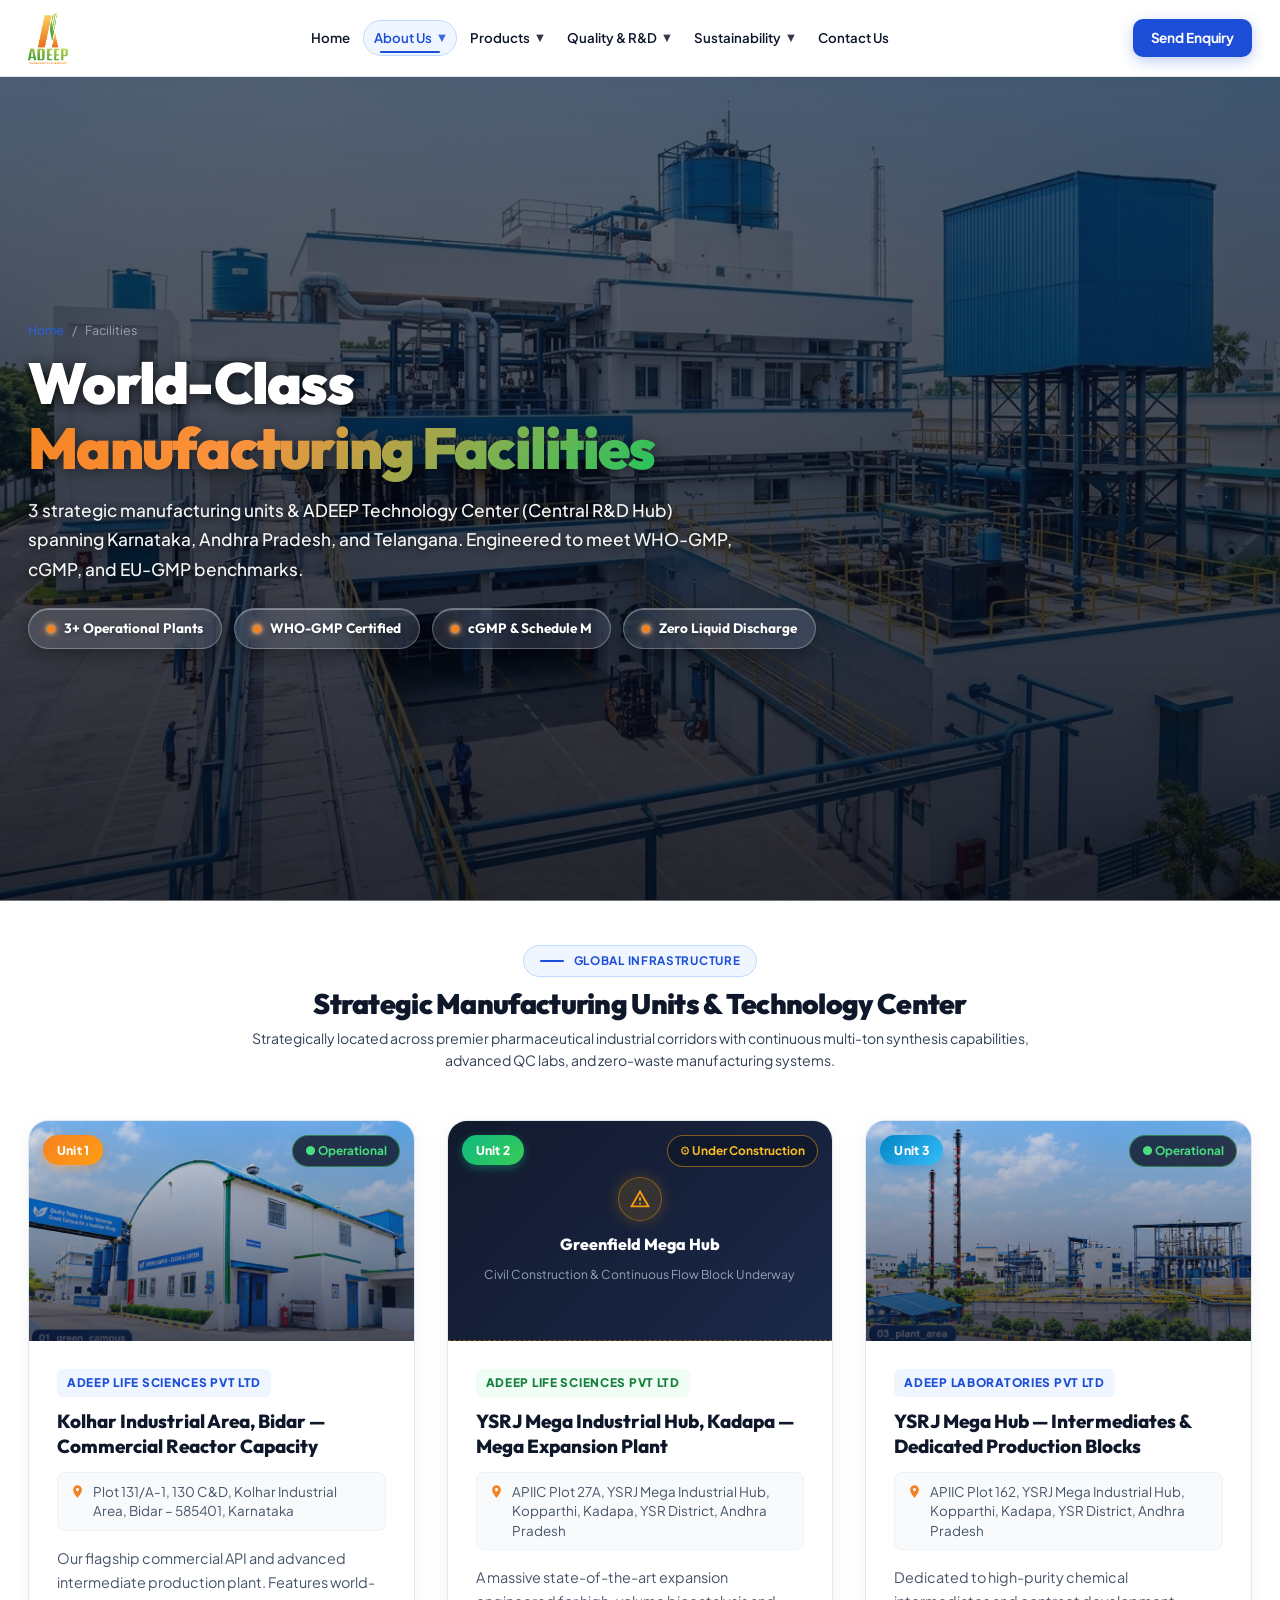
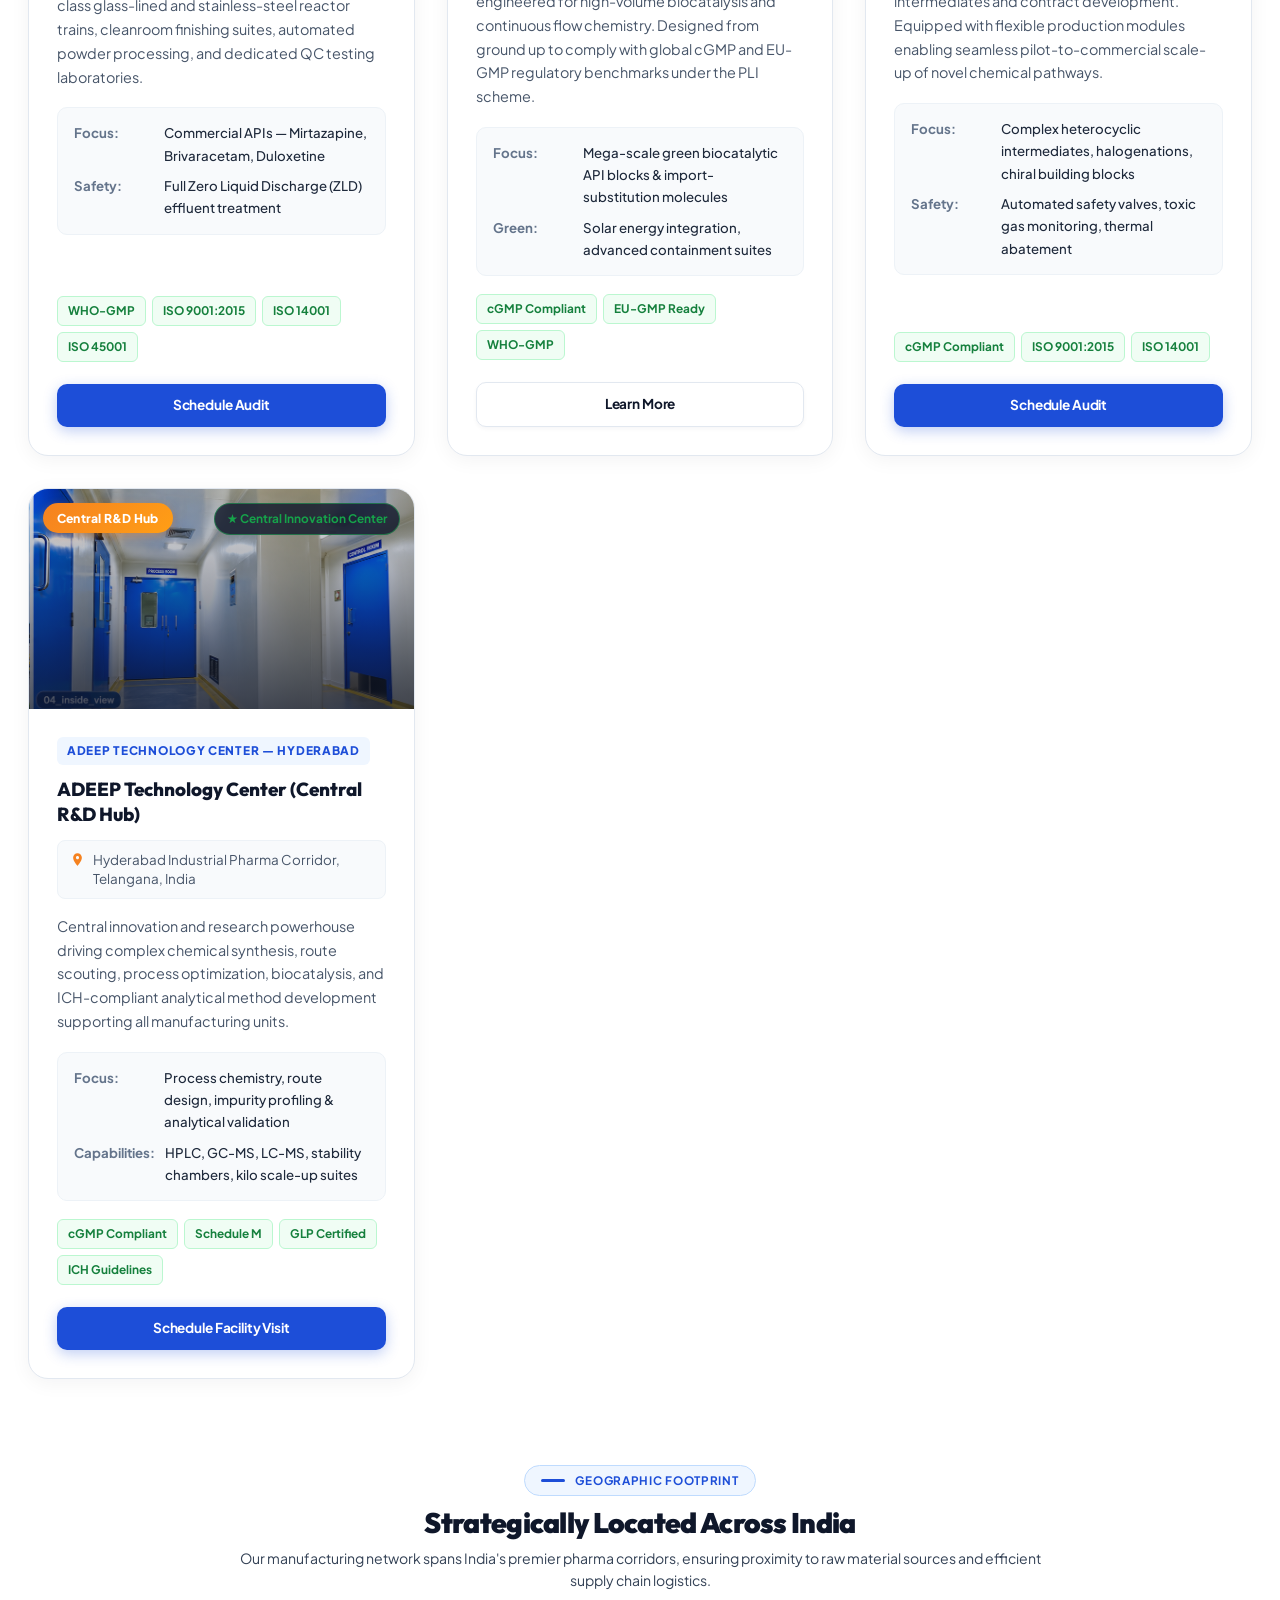
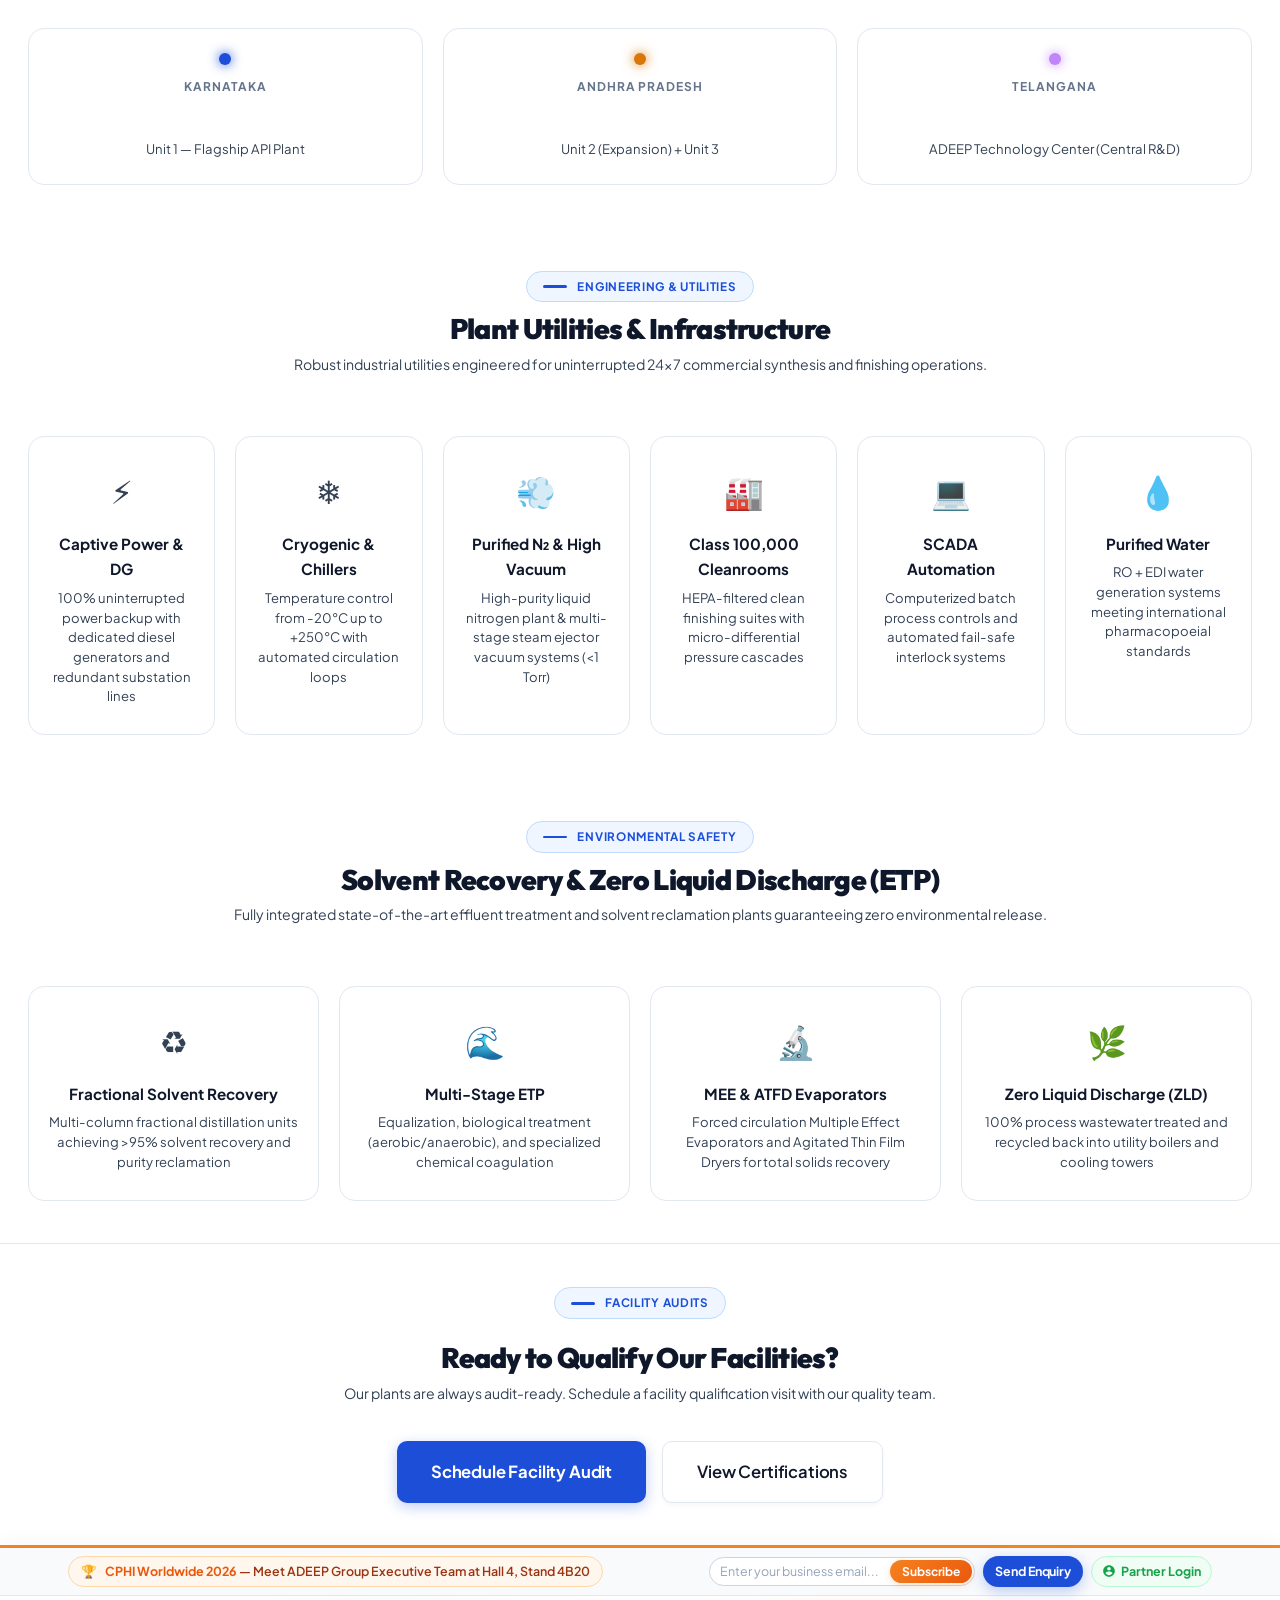
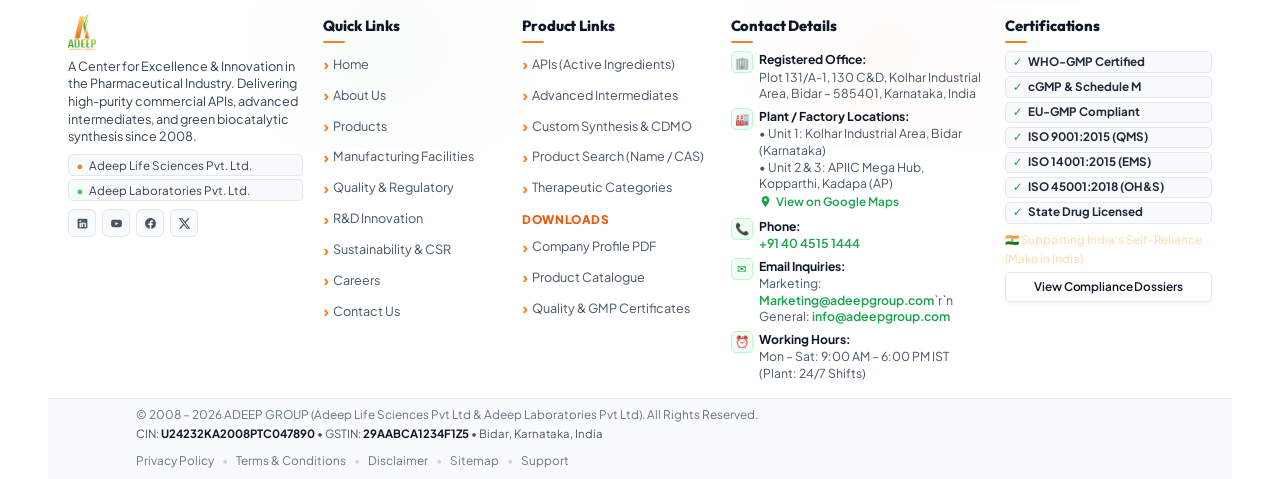
<file: facilities.html>
<!DOCTYPE html>
<html lang="en" data-theme="adeep-signature">
<head>
  <meta charset="UTF-8" />
  <meta name="viewport" content="width=device-width, initial-scale=1.0" />
  <title>Manufacturing Facilities | ADEEP GROUP — World-Class API Plants</title>
  <meta name="description" content="Explore ADEEP GROUP's state-of-the-art pharmaceutical manufacturing facilities across Bidar, Kadapa, and Hyderabad. WHO-GMP & cGMP compliant plants." />
  <link rel="preconnect" href="https://fonts.googleapis.com">
  <link rel="preconnect" href="https://fonts.gstatic.com" crossorigin>
  <link href="https://fonts.googleapis.com/css2?family=Plus+Jakarta+Sans:wght@300;400;500;600;700;800&family=Outfit:wght@400;500;600;700;800;900&family=JetBrains+Mono:wght@400;500;600&display=swap" rel="stylesheet">
  <link rel="icon" type="image/png" href="assets/adeep_emblem.png" />
  <link rel="stylesheet" href="styles.css?v=49.0" />
  <style>
    .page-hero { min-height: calc(100vh - 76px) !important; height: calc(100vh - 76px) !important; display: flex !important; align-items: center !important; position: relative !important; padding: 40px 0 !important; overflow: hidden !important; background-size: cover !important; background-position: center !important; background: linear-gradient(180deg, rgba(7, 14, 30, 0.62) 0%, rgba(4, 7, 17, 0.86) 100%), url('assets/hero_plant_facility.jpg') center/cover no-repeat !important; }
    .page-hero-inner { position: relative; z-index: 2; }
    .breadcrumb { display: flex; align-items: center; gap: 8px; font-size: 0.82rem; color: rgba(203,213,225,0.65); margin-bottom: 20px; }
    .breadcrumb a { color: var(--teal-vivid); text-decoration: none; }
    .page-title { font-family: var(--font-heading); font-size: clamp(2.4rem, 5vw, 3.8rem); font-weight: 900; color: #fff; line-height: 1.1; margin-bottom: 20px; letter-spacing: -0.03em; }
    .page-title .accent { background: var(--grad-teal); -webkit-background-clip: text; -webkit-text-fill-color: transparent; background-clip: text; }
    .page-subtitle { font-size: 1.05rem; color: rgba(226,238,255,0.82); max-width: 600px; line-height: 1.7; margin-bottom: 32px; }
    .hero-badges { display: flex; flex-wrap: wrap; gap: 12px; }
    .h-badge { display: flex; align-items: center; gap: 8px; padding: 8px 18px; background: rgba(255,255,255,0.07); backdrop-filter: blur(10px); border: 1px solid var(--border-card); border-radius: var(--r-full); font-size: 0.82rem; font-weight: 600; color: #fff; }
    .h-badge-dot { width: 8px; height: 8px; border-radius: 50%; background: var(--teal-vivid); box-shadow: 0 0 8px var(--teal-glow); animation: pulseRadarEmerald 2s infinite; }

    /* Facility Cards Grid */
    .facilities-grid { display: grid; grid-template-columns: repeat(auto-fit, minmax(280px, 1fr)); gap: 24px; margin-top: 48px; }
    .facility-full-card {
      background: var(--bg-card);
      border: 1px solid var(--border-card);
      border-radius: var(--r-xl);
      overflow: hidden;
      transition: var(--t);
      position: relative;
    }
    .facility-full-card:hover { transform: translateY(-8px); box-shadow: var(--shadow-xl); border-color: var(--border-card-hover); }
    .ffc-img-wrapper { position: relative; height: 200px; overflow: hidden; }
    .ffc-img-wrapper img { width: 100%; height: 100%; object-fit: cover; transition: transform 0.6s var(--ease); }
    .facility-full-card:hover .ffc-img-wrapper img { transform: scale(1.08); }
    .ffc-img-overlay { position: absolute; inset: 0; background: linear-gradient(180deg, rgba(4,7,20,0) 40%, rgba(4,7,20,0.9) 100%); }
    .ffc-unit-badge { position: absolute; top: 14px; left: 14px; background: var(--grad-gold); color: #040711; font-size: 0.75rem; font-weight: 800; padding: 5px 12px; border-radius: var(--r-full); }
    .ffc-status-badge { position: absolute; top: 14px; right: 14px; background: rgba(4,7,20,0.8); backdrop-filter: blur(8px); border: 1px solid rgba(56,203,86,0.4); color: var(--teal-vivid); font-size: 0.73rem; font-weight: 700; padding: 4px 10px; border-radius: var(--r-full); }
    .ffc-status-badge.construction { border-color: rgba(255,158,21,0.4); color: var(--gold); }
    .ffc-status-badge.regulatory { border-color: rgba(139,92,246,0.4); color: #c084fc; }
    .ffc-body { padding: 28px; }
    .ffc-entity { font-size: 0.75rem; font-weight: 700; color: var(--teal-vivid); text-transform: uppercase; letter-spacing: 0.07em; margin-bottom: 8px; }
    .ffc-title { font-family: var(--font-heading); font-size: 1.15rem; font-weight: 800; color: #fff; margin-bottom: 10px; line-height: 1.3; }
    .ffc-location { display: flex; gap: 6px; align-items: flex-start; font-size: 0.83rem; color: var(--text-muted); margin-bottom: 14px; }
    .ffc-location svg { width: 14px; height: 14px; fill: var(--gold); flex-shrink: 0; margin-top: 2px; }
    .ffc-desc { font-size: 0.88rem; color: var(--text-body); line-height: 1.65; margin-bottom: 18px; }
    .ffc-specs { display: flex; flex-direction: column; gap: 8px; margin-bottom: 20px; }
    .ffc-spec { display: flex; gap: 8px; font-size: 0.83rem; }
    .ffc-spec-key { color: var(--text-muted); font-weight: 600; min-width: 90px; flex-shrink: 0; }
    .ffc-spec-val { color: var(--text-body); }
    .ffc-certs { display: flex; flex-wrap: wrap; gap: 6px; margin-bottom: 20px; }
    .cert-tag { font-size: 0.72rem; font-weight: 700; padding: 3px 9px; border-radius: var(--r-full); background: rgba(56,203,86,0.1); border: 1px solid rgba(56,203,86,0.25); color: var(--teal-vivid); }
    .ffc-cta { display: flex; gap: 10px; }

    /* Map Overview */
    .map-overview { margin-top: 80px; }
    .map-cards { display: grid; grid-template-columns: repeat(auto-fit, minmax(220px, 1fr)); gap: 20px; margin-top: 36px; }
    .map-card { background: var(--bg-card); border: 1px solid var(--border-card); border-radius: var(--r-lg); padding: 24px; text-align: center; transition: var(--t); }
    .map-card:hover { border-color: var(--border-card-hover); transform: translateY(-4px); }
    .map-state { font-size: 0.75rem; text-transform: uppercase; letter-spacing: 0.08em; color: var(--text-muted); font-weight: 700; margin-bottom: 6px; }
    .map-city { font-family: var(--font-heading); font-size: 1.15rem; font-weight: 800; color: #fff; margin-bottom: 4px; }
    .map-units { font-size: 0.82rem; color: var(--text-body); }
    .map-dot { width: 12px; height: 12px; border-radius: 50%; margin: 0 auto 12px; }
    .map-dot-green { background: var(--teal); box-shadow: 0 0 12px var(--teal); }
    .map-dot-orange { background: var(--gold); box-shadow: 0 0 12px var(--gold); }
    .map-dot-violet { background: #c084fc; box-shadow: 0 0 12px #c084fc; }

    /* Capabilities Banner */
    .capabilities-strip { display: grid; grid-template-columns: repeat(auto-fit, minmax(180px, 1fr)); gap: 20px; margin-top: 60px; }
    .cap-item { text-align: center; padding: 28px 20px; background: var(--bg-card); border: 1px solid var(--border-card); border-radius: var(--r-lg); transition: var(--t); }
    .cap-item:hover { border-color: var(--border-card-hover); transform: translateY(-4px); }
    .cap-icon { font-size: 2rem; margin-bottom: 12px; }
    .cap-item h4 { font-weight: 700; color: #fff; font-size: 0.95rem; margin-bottom: 6px; }
    .cap-item p { font-size: 0.82rem; color: var(--text-body); line-height: 1.5; }
  </style>
</head>
<body>
  <canvas id="particleCanvas"></canvas>
  <header class="site-header" id="mainHeader">
    <div class="container header-container">
      <a href="index.html" class="brand-logo"><img src="assets/adeep_logo.png" alt="ADEEP GROUP" class="logo-img" /></a>
            <nav class="nav-menu" id="navMenu">
        <a href="index.html" class="nav-link">Home</a>

        <div class="nav-item-dropdown">
          <a href="about.html" class="nav-link nav-dropdown-toggle active">
            About Us <span class="dropdown-chevron">▼</span>
          </a>
          <div class="nav-dropdown-menu">
            <a href="about.html" class="dropdown-item">About ADEEP Group</a>
            <a href="leadership.html" class="dropdown-item">Leadership &amp; Board</a>
            <a href="facilities.html" class="dropdown-item active">Manufacturing Facilities</a>
            <a href="careers.html" class="dropdown-item">Careers &amp; Culture</a>
          </div>
        </div>

        <div class="nav-item-dropdown">
          <a href="products.html" class="nav-link nav-dropdown-toggle">
            Products <span class="dropdown-chevron">▼</span>
          </a>
          <div class="nav-dropdown-menu">
            <a href="products.html" class="dropdown-item">All Products</a>
            <a href="products.html?category=commercial-api" class="dropdown-item">APIs (Active Ingredients)</a>
            <a href="products.html?category=intermediate" class="dropdown-item">Advanced Intermediates</a>
            <a href="products.html?category=custom-synthesis" class="dropdown-item">Custom Synthesis &amp; CDMO</a>
            <a href="products.html?category=pipeline-api" class="dropdown-item">R&amp;D Pipeline</a>
          </div>
        </div>

        <div class="nav-item-dropdown">
          <a href="quality.html" class="nav-link nav-dropdown-toggle">
            Quality &amp; R&amp;D <span class="dropdown-chevron">▼</span>
          </a>
          <div class="nav-dropdown-menu">
            <a href="quality.html" class="dropdown-item">Quality &amp; Regulatory Assurance</a>
            <a href="rnd.html" class="dropdown-item">R&amp;D &amp; Green Biocatalysis</a>
            <a href="downloads.html" class="dropdown-item">Certificates &amp; DMF Downloads</a>
            <a href="partners.html" class="dropdown-item">Global CDMO &amp; Partnerships</a>
          </div>
        </div>

        <div class="nav-item-dropdown">
          <a href="sustainability.html" class="nav-link nav-dropdown-toggle">
            Sustainability <span class="dropdown-chevron">▼</span>
          </a>
          <div class="nav-dropdown-menu">
            <a href="sustainability.html" class="dropdown-item">Sustainability &amp; ESG Overview</a>
            <a href="hsg.html" class="dropdown-item">Health, Safety &amp; Governance (HSG)</a>
          </div>
        </div>

        <a href="contact.html" class="nav-link">Contact Us</a>
      </nav>
      <div class="header-actions">
        <a href="contact.html" class="btn btn-primary btn-sm header-cta">Send Enquiry</a>
        <button class="mobile-toggle" id="mobileToggle"><span></span><span></span><span></span></button>
      </div>
    </div>
  </header>

  <section class="page-hero">
    <div class="container page-hero-inner">
      <div class="breadcrumb"><a href="index.html">Home</a><span>/</span><span>Facilities</span></div>
      <h1 class="page-title">World-Class<br /><span class="accent">Manufacturing Facilities</span></h1>
      <p class="page-subtitle">3 strategic manufacturing units &amp; ADEEP Technology Center (Central R&amp;D Hub) spanning Karnataka, Andhra Pradesh, and Telangana. Engineered to meet WHO-GMP, cGMP, and EU-GMP benchmarks.</p>
      <div class="hero-badges">
        <div class="h-badge"><div class="h-badge-dot"></div>3+ Operational Plants</div>
        <div class="h-badge"><div class="h-badge-dot"></div>WHO-GMP Certified</div>
        <div class="h-badge"><div class="h-badge-dot"></div>cGMP &amp; Schedule M</div>
        <div class="h-badge"><div class="h-badge-dot"></div>Zero Liquid Discharge</div>
      </div>
    </div>
  </section>

  <section class="section" id="locations" style="padding-top:70px;">
    <div class="container">
      <div class="section-header-centered">
        <span class="section-tag">GLOBAL INFRASTRUCTURE</span>
        <h2 class="section-title">Strategic Manufacturing Units &amp; Technology Center</h2>
        <p class="section-desc">Strategically located across premier pharmaceutical industrial corridors with continuous multi-ton synthesis capabilities, advanced QC labs, and zero-waste manufacturing systems.</p>
      </div>
      <div class="facilities-grid">

        <!-- Unit 1 - Reactor Capacity -->
        <div class="facility-full-card" id="capacity">
          <div class="ffc-img-wrapper">
            <img src="assets/01_green_campus.png" alt="Unit 1 Bidar Plant Clean &amp; Green Facility" />
            <div class="ffc-img-overlay"></div>
            <div class="ffc-unit-badge">Unit 1</div>
            <div class="ffc-status-badge">● Operational</div>
          </div>
          <div class="ffc-body">
            <div class="ffc-entity">Adeep Life Sciences Pvt Ltd</div>
            <div class="ffc-title">Kolhar Industrial Area, Bidar — Commercial Reactor Capacity</div>
            <div class="ffc-location"><svg viewBox="0 0 24 24"><path d="M12 2C8.13 2 5 5.13 5 9c0 5.25 7 13 7 13s7-7.75 7-13c0-3.87-3.13-7-7-7zm0 9.5c-1.38 0-2.5-1.12-2.5-2.5s1.12-2.5 2.5-2.5 2.5 1.12 2.5 2.5-1.12 2.5-2.5 2.5z"/></svg>Plot 131/A-1, 130 C&amp;D, Kolhar Industrial Area, Bidar – 585401, Karnataka</div>
            <div class="ffc-desc">Our flagship commercial API and advanced intermediate production plant. Features world-class glass-lined and stainless-steel reactor trains, cleanroom finishing suites, automated powder processing, and dedicated QC testing laboratories.</div>
            <div class="ffc-specs">
              <div class="ffc-spec"><span class="ffc-spec-key">Focus:</span><span class="ffc-spec-val">Commercial APIs — Mirtazapine, Brivaracetam, Duloxetine</span></div>
              <div class="ffc-spec"><span class="ffc-spec-key">Safety:</span><span class="ffc-spec-val">Full Zero Liquid Discharge (ZLD) effluent treatment</span></div>
            </div>
            <div class="ffc-certs"><span class="cert-tag">WHO-GMP</span><span class="cert-tag">ISO 9001:2015</span><span class="cert-tag">ISO 14001</span><span class="cert-tag">ISO 45001</span></div>
            <div class="ffc-cta"><a href="contact.html" class="btn btn-primary btn-sm">Schedule Audit</a></div>
          </div>
        </div>

        <!-- Unit 2 - Expansion Plans -->
        <div class="facility-full-card" id="expansion">
          <div class="ffc-img-wrapper ffc-construction-wrapper">
            <div class="construction-blueprint-card">
              <div class="blueprint-icon-ring">
                <svg viewBox="0 0 24 24" class="blueprint-icon">
                  <path d="M12 2L1 21h22L12 2zm0 3.99L19.53 19H4.47L12 5.99zM11 10v4h2v-4h-2zm0 6v2h2v-2h-2z" />
                </svg>
              </div>
              <span class="blueprint-title">Greenfield Mega Hub</span>
              <span class="blueprint-sub">Civil Construction &amp; Continuous Flow Block Underway</span>
            </div>
            <div class="ffc-unit-badge u-green">Unit 2</div>
            <div class="ffc-status-badge construction">⚙ Under Construction</div>
          </div>
          <div class="ffc-body">
            <div class="ffc-entity entity-green">Adeep Life Sciences Pvt Ltd</div>
            <div class="ffc-title">YSRJ Mega Industrial Hub, Kadapa — Mega Expansion Plant</div>
            <div class="ffc-location"><svg viewBox="0 0 24 24"><path d="M12 2C8.13 2 5 5.13 5 9c0 5.25 7 13 7 13s7-7.75 7-13c0-3.87-3.13-7-7-7zm0 9.5c-1.38 0-2.5-1.12-2.5-2.5s1.12-2.5 2.5-2.5 2.5 1.12 2.5 2.5-1.12 2.5-2.5 2.5z"/></svg>APIIC Plot 27A, YSRJ Mega Industrial Hub, Kopparthi, Kadapa, YSR District, Andhra Pradesh</div>
            <div class="ffc-desc">A massive state-of-the-art expansion engineered for high-volume biocatalysis and continuous flow chemistry. Designed from ground up to comply with global cGMP and EU-GMP regulatory benchmarks under the PLI scheme.</div>
            <div class="ffc-specs">
              <div class="ffc-spec"><span class="ffc-spec-key">Focus:</span><span class="ffc-spec-val">Mega-scale green biocatalytic API blocks &amp; import-substitution molecules</span></div>
              <div class="ffc-spec"><span class="ffc-spec-key">Green:</span><span class="ffc-spec-val">Solar energy integration, advanced containment suites</span></div>
            </div>
            <div class="ffc-certs"><span class="cert-tag">cGMP Compliant</span><span class="cert-tag">EU-GMP Ready</span><span class="cert-tag">WHO-GMP</span></div>
            <div class="ffc-cta"><a href="contact.html" class="btn btn-outline btn-sm">Learn More</a></div>
          </div>
        </div>

        <!-- Unit 3 - Production Blocks -->
        <div class="facility-full-card" id="blocks">
          <div class="ffc-img-wrapper">
            <img src="assets/03_plant_area.png" alt="Unit 3 Adeep Laboratories Production Block" />
            <div class="ffc-img-overlay"></div>
            <div class="ffc-unit-badge u-blue">Unit 3</div>
            <div class="ffc-status-badge">● Operational</div>
          </div>
          <div class="ffc-body">
            <div class="ffc-entity">Adeep Laboratories Pvt Ltd</div>
            <div class="ffc-title">YSRJ Mega Hub — Intermediates &amp; Dedicated Production Blocks</div>
            <div class="ffc-location"><svg viewBox="0 0 24 24"><path d="M12 2C8.13 2 5 5.13 5 9c0 5.25 7 13 7 13s7-7.75 7-13c0-3.87-3.13-7-7-7zm0 9.5c-1.38 0-2.5-1.12-2.5-2.5s1.12-2.5 2.5-2.5 2.5 1.12 2.5 2.5-1.12 2.5-2.5 2.5z"/></svg>APIIC Plot 162, YSRJ Mega Industrial Hub, Kopparthi, Kadapa, YSR District, Andhra Pradesh</div>
            <div class="ffc-desc">Dedicated to high-purity chemical intermediates and contract development. Equipped with flexible production modules enabling seamless pilot-to-commercial scale-up of novel chemical pathways.</div>
            <div class="ffc-specs">
              <div class="ffc-spec"><span class="ffc-spec-key">Focus:</span><span class="ffc-spec-val">Complex heterocyclic intermediates, halogenations, chiral building blocks</span></div>
              <div class="ffc-spec"><span class="ffc-spec-key">Safety:</span><span class="ffc-spec-val">Automated safety valves, toxic gas monitoring, thermal abatement</span></div>
            </div>
            <div class="ffc-certs"><span class="cert-tag">cGMP Compliant</span><span class="cert-tag">ISO 9001:2015</span><span class="cert-tag">ISO 14001</span></div>
            <div class="ffc-cta"><a href="contact.html" class="btn btn-primary btn-sm">Schedule Audit</a></div>
          </div>
        </div>

        <!-- ADEEP Technology Center -->
        <div class="facility-full-card" id="rnd-facility">
          <div class="ffc-img-wrapper">
            <img src="assets/04_inside_view.png" alt="ADEEP Cleanroom Process Room &amp; Control Room" />
            <div class="ffc-img-overlay"></div>
            <div class="ffc-unit-badge" style="background:linear-gradient(135deg,#8b5cf6,#c084fc);">Central R&amp;D Hub</div>
            <div class="ffc-status-badge regulatory">★ Central Innovation Center</div>
          </div>
          <div class="ffc-body">
            <div class="ffc-entity">ADEEP Technology Center — Hyderabad</div>
            <div class="ffc-title">ADEEP Technology Center (Central R&amp;D Hub)</div>
            <div class="ffc-location"><svg viewBox="0 0 24 24"><path d="M12 2C8.13 2 5 5.13 5 9c0 5.25 7 13 7 13s7-7.75 7-13c0-3.87-3.13-7-7-7zm0 9.5c-1.38 0-2.5-1.12-2.5-2.5s1.12-2.5 2.5-2.5 2.5 1.12 2.5 2.5-1.12 2.5-2.5 2.5z"/></svg>Hyderabad Industrial Pharma Corridor, Telangana, India</div>
            <div class="ffc-desc">Central innovation and research powerhouse driving complex chemical synthesis, route scouting, process optimization, biocatalysis, and ICH-compliant analytical method development supporting all manufacturing units.</div>
            <div class="ffc-specs">
              <div class="ffc-spec"><span class="ffc-spec-key">Focus:</span><span class="ffc-spec-val">Process chemistry, route design, impurity profiling &amp; analytical validation</span></div>
              <div class="ffc-spec"><span class="ffc-spec-key">Capabilities:</span><span class="ffc-spec-val">HPLC, GC-MS, LC-MS, stability chambers, kilo scale-up suites</span></div>
            </div>
            <div class="ffc-certs"><span class="cert-tag">cGMP Compliant</span><span class="cert-tag">Schedule M</span><span class="cert-tag">GLP Certified</span><span class="cert-tag">ICH Guidelines</span></div>
            <div class="ffc-cta"><a href="contact.html" class="btn btn-primary btn-sm">Schedule Facility Visit</a></div>
          </div>
        </div>

      </div>
    </div>
  </section>

  <!-- Geographic Overview -->
  <section class="section" style="background:var(--bg-surface);padding:70px 0;">
    <div class="container">
      <div class="section-header-centered">
        <span class="section-tag">GEOGRAPHIC FOOTPRINT</span>
        <h2 class="section-title">Strategically Located Across India</h2>
        <p class="section-desc">Our manufacturing network spans India's premier pharma corridors, ensuring proximity to raw material sources and efficient supply chain logistics.</p>
      </div>
      <div class="map-cards">
        <div class="map-card"><div class="map-dot map-dot-green"></div><div class="map-state">Karnataka</div><div class="map-city">Bidar</div><div class="map-units">Unit 1 — Flagship API Plant</div></div>
        <div class="map-card"><div class="map-dot map-dot-orange"></div><div class="map-state">Andhra Pradesh</div><div class="map-city">Kadapa (Kopparthi)</div><div class="map-units">Unit 2 (Expansion) + Unit 3</div></div>
        <div class="map-card"><div class="map-dot map-dot-violet"></div><div class="map-state">Telangana</div><div class="map-city">Hyderabad</div><div class="map-units">ADEEP Technology Center (Central R&amp;D)</div></div>
      </div>
    </div>
  </section>

  <!-- Plant Utilities & Engineering Capabilities -->
  <section class="section" id="utilities">
    <div class="container">
      <div class="section-header-centered">
        <span class="section-tag">ENGINEERING &amp; UTILITIES</span>
        <h2 class="section-title">Plant Utilities &amp; Infrastructure</h2>
        <p class="section-desc">Robust industrial utilities engineered for uninterrupted 24x7 commercial synthesis and finishing operations.</p>
      </div>
      <div class="capabilities-strip">
        <div class="cap-item"><div class="cap-icon">⚡</div><h4>Captive Power &amp; DG</h4><p>100% uninterrupted power backup with dedicated diesel generators and redundant substation lines</p></div>
        <div class="cap-item"><div class="cap-icon">❄️</div><h4>Cryogenic &amp; Chillers</h4><p>Temperature control from -20°C up to +250°C with automated circulation loops</p></div>
        <div class="cap-item"><div class="cap-icon">💨</div><h4>Purified N₂ &amp; High Vacuum</h4><p>High-purity liquid nitrogen plant &amp; multi-stage steam ejector vacuum systems (&lt;1 Torr)</p></div>
        <div class="cap-item"><div class="cap-icon">🏭</div><h4>Class 100,000 Cleanrooms</h4><p>HEPA-filtered clean finishing suites with micro-differential pressure cascades</p></div>
        <div class="cap-item"><div class="cap-icon">💻</div><h4>SCADA Automation</h4><p>Computerized batch process controls and automated fail-safe interlock systems</p></div>
        <div class="cap-item"><div class="cap-icon">💧</div><h4>Purified Water</h4><p>RO + EDI water generation systems meeting international pharmacopoeial standards</p></div>
      </div>
    </div>
  </section>

  <!-- Solvent Recovery & ETP Section -->
  <section class="section" id="etp" style="background:var(--bg-surface);padding:70px 0;">
    <div class="container">
      <div class="section-header-centered">
        <span class="section-tag">ENVIRONMENTAL SAFETY</span>
        <h2 class="section-title">Solvent Recovery &amp; Zero Liquid Discharge (ETP)</h2>
        <p class="section-desc">Fully integrated state-of-the-art effluent treatment and solvent reclamation plants guaranteeing zero environmental release.</p>
      </div>
      <div class="capabilities-strip">
        <div class="cap-item"><div class="cap-icon">♻️</div><h4>Fractional Solvent Recovery</h4><p>Multi-column fractional distillation units achieving &gt;95% solvent recovery and purity reclamation</p></div>
        <div class="cap-item"><div class="cap-icon">🌊</div><h4>Multi-Stage ETP</h4><p>Equalization, biological treatment (aerobic/anaerobic), and specialized chemical coagulation</p></div>
        <div class="cap-item"><div class="cap-icon">🔬</div><h4>MEE &amp; ATFD Evaporators</h4><p>Forced circulation Multiple Effect Evaporators and Agitated Thin Film Dryers for total solids recovery</p></div>
        <div class="cap-item"><div class="cap-icon">🌿</div><h4>Zero Liquid Discharge (ZLD)</h4><p>100% process wastewater treated and recycled back into utility boilers and cooling towers</p></div>
      </div>
    </div>
  </section>

  <section class="section" style="padding:70px 0;background:linear-gradient(135deg,rgba(3,5,16,0.98) 0%,rgba(8,16,38,0.95) 100%);border-top:1px solid var(--border-card);">
    <div class="container" style="text-align:center;">
      <span class="section-tag">FACILITY AUDITS</span>
      <h2 class="section-title" style="margin-top:12px;">Ready to Qualify Our Facilities?</h2>
      <p class="section-desc" style="margin:0 auto 36px;">Our plants are always audit-ready. Schedule a facility qualification visit with our quality team.</p>
      <div style="display:flex;gap:16px;justify-content:center;flex-wrap:wrap;">
        <a href="contact.html" class="btn btn-primary btn-lg">Schedule Facility Audit</a>
        <a href="quality.html" class="btn btn-outline btn-lg">View Certifications</a>
      </div>
    </div>
  </section>

  <!-- Global Master Footer -->
  <footer class="site-footer">
    <!-- Top Ribbon: Exhibition Announcement & Newsletter Signup -->
    <div class="footer-top-ribbon">
      <div class="container ftr-container">
        <div class="ftr-event-chip">
          <span>🏆</span>
          <span><strong>CPHI Worldwide 2026</strong> — Meet ADEEP Group Executive Team at Hall 4, Stand 4B20</span>
        </div>
        <div class="ftr-actions">
          <form class="ftr-newsletter-form" onsubmit="event.preventDefault(); showToast('Subscribed to ADEEP Molecule Pipeline Updates!');">
            <input type="email" placeholder="Enter your business email..." required aria-label="Business Email" />
            <button type="submit">Subscribe</button>
          </form>
          <a href="contact.html#inquiry" class="btn btn-sm btn-primary" style="padding: 8px 16px; font-size: 0.82rem;">Send Enquiry</a>
          <a href="contact.html" class="ftr-login-link">
            <svg viewBox="0 0 24 24" width="14" height="14" fill="currentColor"><path d="M12 2C6.48 2 2 6.48 2 12s4.48 10 10 10 10-4.48 10-10S17.52 2 12 2zm0 3c1.66 0 3 1.34 3 3s-1.34 3-3 3-3-1.34-3-3 1.34-3 3-3zm0 14.2c-2.5 0-4.71-1.28-6-3.22.03-1.99 4-3.08 6-3.08 1.99 0 5.97 1.09 6 3.08-1.29 1.94-3.5 3.22-6 3.22z"/></svg>
            <span>Partner Login</span>
          </a>
        </div>
      </div>
    </div>

    <!-- Main 5-Column Content Grid -->
    <div class="container footer-main-grid">
      <!-- 1. Company Info -->
      <div class="footer-col brand-col">
        <img src="assets/adeep_logo.png" alt="ADEEP GROUP" class="footer-brand-logo" />
        <p class="footer-desc">
          A Center for Excellence &amp; Innovation in the Pharmaceutical Industry. Delivering high-purity commercial APIs, advanced intermediates, and green biocatalytic synthesis since 2008.
        </p>
        <div class="footer-entities">
          <span><strong style="color: #f58220;">•</strong> Adeep Life Sciences Pvt. Ltd.</span>
          <span><strong style="color: #38cb56;">•</strong> Adeep Laboratories Pvt. Ltd.</span>
        </div>
        <div class="footer-social-row">
          <a href="https://linkedin.com" target="_blank" rel="noopener noreferrer" class="footer-social-btn" aria-label="LinkedIn" title="LinkedIn">
            <svg viewBox="0 0 24 24"><path d="M19 3a2 2 0 0 1 2 2v14a2 2 0 0 1-2 2H5a2 2 0 0 1-2-2V5a2 2 0 0 1 2-2h14m-.5 15.5v-5.3a3.26 3.26 0 0 0-3.26-3.26c-.85 0-1.84.52-2.28 1.3v-1.11h-2.79v8.37h2.79v-4.93c0-.77.62-1.4 1.39-1.4a1.4 1.4 0 0 1 1.4 1.4v4.93h2.75M6.46 10.9v8.37H9.2V10.9H6.46M7.83 6.2a1.66 1.66 0 0 0-1.66 1.66c0 .92.74 1.66 1.66 1.66.92 0 1.66-.74 1.66-1.66 0-.92-.74-1.66-1.66-1.66Z"/></svg>
          </a>
          <a href="https://youtube.com" target="_blank" rel="noopener noreferrer" class="footer-social-btn" aria-label="YouTube" title="YouTube">
            <svg viewBox="0 0 24 24"><path d="M10 15l5.19-3L10 9v6m11.56-7.83c.13.47.22 1.1.28 1.9.07.8.1 1.49.1 2.09L22 12c0 2.19-.16 3.8-.44 4.83-.25.9-.83 1.48-1.73 1.73-.47.13-1.33.22-2.65.28-1.3.07-2.49.1-3.59.1L12 19c-4.19 0-6.8-.16-7.83-.44-.9-.25-1.48-.83-1.73-1.73-.13-.47-.22-1.1-.28-1.9-.07-.8-.1-1.49-.1-2.09L2 12c0-2.19.16-3.8.44-4.83.25-.9.83-1.48 1.73-1.73.47-.13 1.33-.22 2.65-.28 1.3-.07 2.49-.1 3.59-.1L12 5c4.19 0 6.8.16 7.83.44.9.25 1.48.83 1.73 1.73Z"/></svg>
          </a>
          <a href="https://facebook.com" target="_blank" rel="noopener noreferrer" class="footer-social-btn" aria-label="Facebook" title="Facebook">
            <svg viewBox="0 0 24 24"><path d="M12 2.04C6.5 2.04 2 6.53 2 12.06C2 17.06 5.66 21.21 10.44 21.96V14.96H7.9V12.06H10.44V9.85C10.44 7.34 11.93 5.96 14.22 5.96C15.31 5.96 16.45 6.15 16.45 6.15V8.62H15.19C13.95 8.62 13.56 9.39 13.56 10.18V12.06H16.34L15.89 14.96H13.56V21.96A10 10 0 0 0 22 12.06C22 6.53 17.5 2.04 12 2.04Z"/></svg>
          </a>
          <a href="https://x.com" target="_blank" rel="noopener noreferrer" class="footer-social-btn" aria-label="X (Twitter)" title="X (Twitter)">
            <svg viewBox="0 0 24 24"><path d="M18.244 2.25h3.308l-7.227 8.26 8.502 11.24H16.17l-5.214-6.817L4.99 21.75H1.68l7.73-8.835L1.254 2.25H8.08l4.713 6.231zm-1.161 17.52h1.833L7.084 4.126H5.117z"/></svg>
          </a>
        </div>
      </div>

      <!-- 2. Quick Links -->
      <div class="footer-col">
        <h4>Quick Links</h4>
        <ul class="footer-nav-list">
          <li><a href="index.html">Home</a></li>
          <li><a href="about.html">About Us</a></li>
          <li><a href="products.html">Products</a></li>
          <li><a href="facilities.html">Manufacturing Facilities</a></li>
          <li><a href="quality.html">Quality &amp; Regulatory</a></li>
          <li><a href="rnd.html">R&amp;D Innovation</a></li>
          <li><a href="sustainability.html">Sustainability &amp; CSR</a></li>
          <li><a href="careers.html">Careers</a></li>
          <li><a href="contact.html">Contact Us</a></li>
        </ul>
      </div>

      <!-- 3. Product Links & Downloads -->
      <div class="footer-col">
        <h4>Product Links</h4>
        <ul class="footer-nav-list">
          <li><a href="products.html?category=commercial-api">APIs (Active Ingredients)</a></li>
          <li><a href="products.html?category=intermediate">Advanced Intermediates</a></li>
          <li><a href="products.html?category=custom-synthesis">Custom Synthesis &amp; CDMO</a></li>
          <li><a href="products.html#products">Product Search (Name / CAS)</a></li>
          <li><a href="products.html#categories">Therapeutic Categories</a></li>
        </ul>

        <div class="footer-sub-heading">Downloads</div>
        <ul class="footer-nav-list">
          <li><a href="downloads.html#profile">Company Profile PDF</a></li>
          <li><a href="downloads.html#catalogue">Product Catalogue</a></li>
          <li><a href="downloads.html#certificates">Quality &amp; GMP Certificates</a></li>
        </ul>
      </div>

      <!-- 4. Contact Details -->
      <div class="footer-col">
        <h4>Contact Details</h4>
        <div class="footer-contact-items">
          <div class="fci-item">
            <div class="fci-icon">🏢</div>
            <div class="fci-content">
              <strong>Registered Office:</strong>
              <span>Plot 131/A-1, 130 C&amp;D, Kolhar Industrial Area, Bidar – 585401, Karnataka, India</span>
            </div>
          </div>
          <div class="fci-item">
            <div class="fci-icon">🏭</div>
            <div class="fci-content">
              <strong>Plant / Factory Locations:</strong>
              <span>• Unit 1: Kolhar Industrial Area, Bidar (Karnataka)<br />• Unit 2 &amp; 3: APIIC Mega Hub, Kopparthi, Kadapa (AP)</span>
              <a href="https://maps.google.com/?q=Kolhar+Industrial+Area+Bidar" target="_blank" rel="noopener noreferrer" class="fci-map-link">
                <svg viewBox="0 0 24 24" width="13" height="13" fill="currentColor"><path d="M12 2C8.13 2 5 5.13 5 9c0 5.25 7 13 7 13s7-7.75 7-13c0-3.87-3.13-7-7-7zm0 9.5a2.5 2.5 0 0 1 0-5 2.5 2.5 0 0 1 0 5z"/></svg>
                <span>View on Google Maps</span>
              </a>
            </div>
          </div>
          <div class="fci-item">
            <div class="fci-icon">📞</div>
            <div class="fci-content">
              <strong>Phone:</strong>
              <a href="tel:+914045151444">+91 40 4515 1444</a>
            </div>
          </div>
          <div class="fci-item">
            <div class="fci-icon">✉️</div>
            <div class="fci-content">
              <strong>Email Inquiries:</strong>
              <span>Marketing: <a href="mailto:Marketing@adeepgroup.com">Marketing@adeepgroup.com</a></span>`r`n              <span>General: <a href="mailto:info@adeepgroup.com">info@adeepgroup.com</a></span>
            </div>
          </div>
          <div class="fci-item">
            <div class="fci-icon">⏰</div>
            <div class="fci-content">
              <strong>Working Hours:</strong>
              <span>Mon – Sat: 9:00 AM – 6:00 PM IST (Plant: 24/7 Shifts)</span>
            </div>
          </div>
        </div>
      </div>

      <!-- 5. Certifications & Accreditations -->
      <div class="footer-col">
        <h4>Certifications</h4>
        <div class="footer-certs-grid">
          <div class="fc-pill"><span class="fcp-check">✓</span><span>WHO-GMP Certified</span></div>
          <div class="fc-pill"><span class="fcp-check">✓</span><span>cGMP &amp; Schedule M</span></div>
          <div class="fc-pill"><span class="fcp-check">✓</span><span>EU-GMP Compliant</span></div>
          <div class="fc-pill"><span class="fcp-check">✓</span><span>ISO 9001:2015 (QMS)</span></div>
          <div class="fc-pill"><span class="fcp-check">✓</span><span>ISO 14001:2015 (EMS)</span></div>
          <div class="fc-pill"><span class="fcp-check">✓</span><span>ISO 45001:2018 (OH&amp;S)</span></div>
          <div class="fc-pill"><span class="fcp-check">✓</span><span>State Drug Licensed</span></div>
        </div>
        <div class="footer-cta-box">
          <div class="make-in-india-badge" style="margin-bottom: 12px; font-size: 0.8rem; color: #fed7aa;">
            <span>🇮🇳 Supporting India's Self-Reliance (Make in India)</span>
          </div>
          <a href="quality.html" class="btn btn-outline btn-sm btn-block" style="text-align: center; font-size: 0.82rem; padding: 8px 12px; border-color: rgba(56, 203, 86, 0.4); color: #86efac;">View Compliance Dossiers</a>
        </div>
      </div>
    </div>

    <!-- 7. Bottom Legal Bar -->
    <div class="container footer-bottom-bar">
      <div class="fbb-container">
        <div>
          <div class="fbb-copy">
            © 2008 – 2026 ADEEP GROUP (Adeep Life Sciences Pvt Ltd &amp; Adeep Laboratories Pvt Ltd). All Rights Reserved.
          </div>
          <div class="fbb-corporate-ids">
            CIN: <strong>U24232KA2008PTC047890</strong> • GSTIN: <strong>29AABCA1234F1Z5</strong> • Bidar, Karnataka, India
          </div>
        </div>
        <div class="footer-legal-links">
          <a href="about.html#privacy">Privacy Policy</a>
          <span>•</span>
          <a href="about.html#terms">Terms &amp; Conditions</a>
          <span>•</span>
          <a href="about.html#disclaimer">Disclaimer</a>
          <span>•</span>
          <a href="about.html#sitemap">Sitemap</a>
          <span>•</span>
          <a href="contact.html">Support</a>
        </div>
      </div>
    </div>
  </footer>
  <button class="scroll-top-btn" id="scrollTopBtn" title="Back to Top">↑</button>
  <script>
    
    (function(){const canvas=document.getElementById('particleCanvas');if(!canvas)return;const ctx=canvas.getContext('2d');let W,H,particles=[];let C = (window.getThemeColors ? window.getThemeColors() : ['rgba(14,165,233,','rgba(20,184,166,','rgba(16,185,129,','rgba(245,158,11,']); window.addEventListener('adeepThemeChanged', function() { if (window.getThemeColors) { C = window.getThemeColors(); particles.forEach(function(p) { p.c = C[Math.floor(Math.random() * C.length)]; }); } });function resize(){W=canvas.width=window.innerWidth;H=canvas.height=window.innerHeight;}function P(){this.reset=function(){this.x=Math.random()*W;this.y=Math.random()*H;this.r=Math.random()*2+0.8;this.vx=(Math.random()-.5)*.6;this.vy=(Math.random()-.5)*.6;this.c=C[Math.floor(Math.random()*C.length)];this.a=Math.random()*.5+.2;this.ps=Math.random()*.02+.01;this.pa=Math.random()*Math.PI*2;};this.reset();}function init(){particles=[];const c=Math.min(Math.floor((W*H)/18000),80);for(let i=0;i<c;i++)particles.push(new P());}function draw(){ctx.clearRect(0,0,W,H);particles.forEach(p=>{p.pa+=p.ps;ctx.beginPath();ctx.arc(p.x,p.y,p.r,0,Math.PI*2);ctx.fillStyle=p.c+(p.a+Math.sin(p.pa)*.15)+')';ctx.shadowBlur=5;ctx.shadowColor=(C[1]||'rgba(20,184,166,')+'.4)';ctx.fill();ctx.shadowBlur=0;particles.forEach(p2=>{const dx=p.x-p2.x,dy=p.y-p2.y,d=Math.sqrt(dx*dx+dy*dy);if(d<100){ctx.beginPath();ctx.moveTo(p.x,p.y);ctx.lineTo(p2.x,p2.y);ctx.strokeStyle=p.c+(.1*(1-d/100))+')';ctx.lineWidth=.5;ctx.stroke();}});p.x+=p.vx;p.y+=p.vy;if(p.x<0||p.x>W||p.y<0||p.y>H)p.reset();});requestAnimationFrame(draw);}window.addEventListener('resize',()=>{resize();init();});resize();init();draw();})();
    const h=document.getElementById('mainHeader');const st=document.getElementById('scrollTopBtn');window.addEventListener('scroll',()=>{h.classList.toggle('scrolled',window.scrollY>60);st.classList.toggle('visible',window.scrollY>400);});st.addEventListener('click',()=>window.scrollTo({top:0,behavior:'smooth'}));
    document.getElementById('mobileToggle').addEventListener('click',()=>document.getElementById('navMenu').classList.toggle('open'));
  </script>
  <script src="app.js?v=6.0"></script>
</body>
</html>
</file>
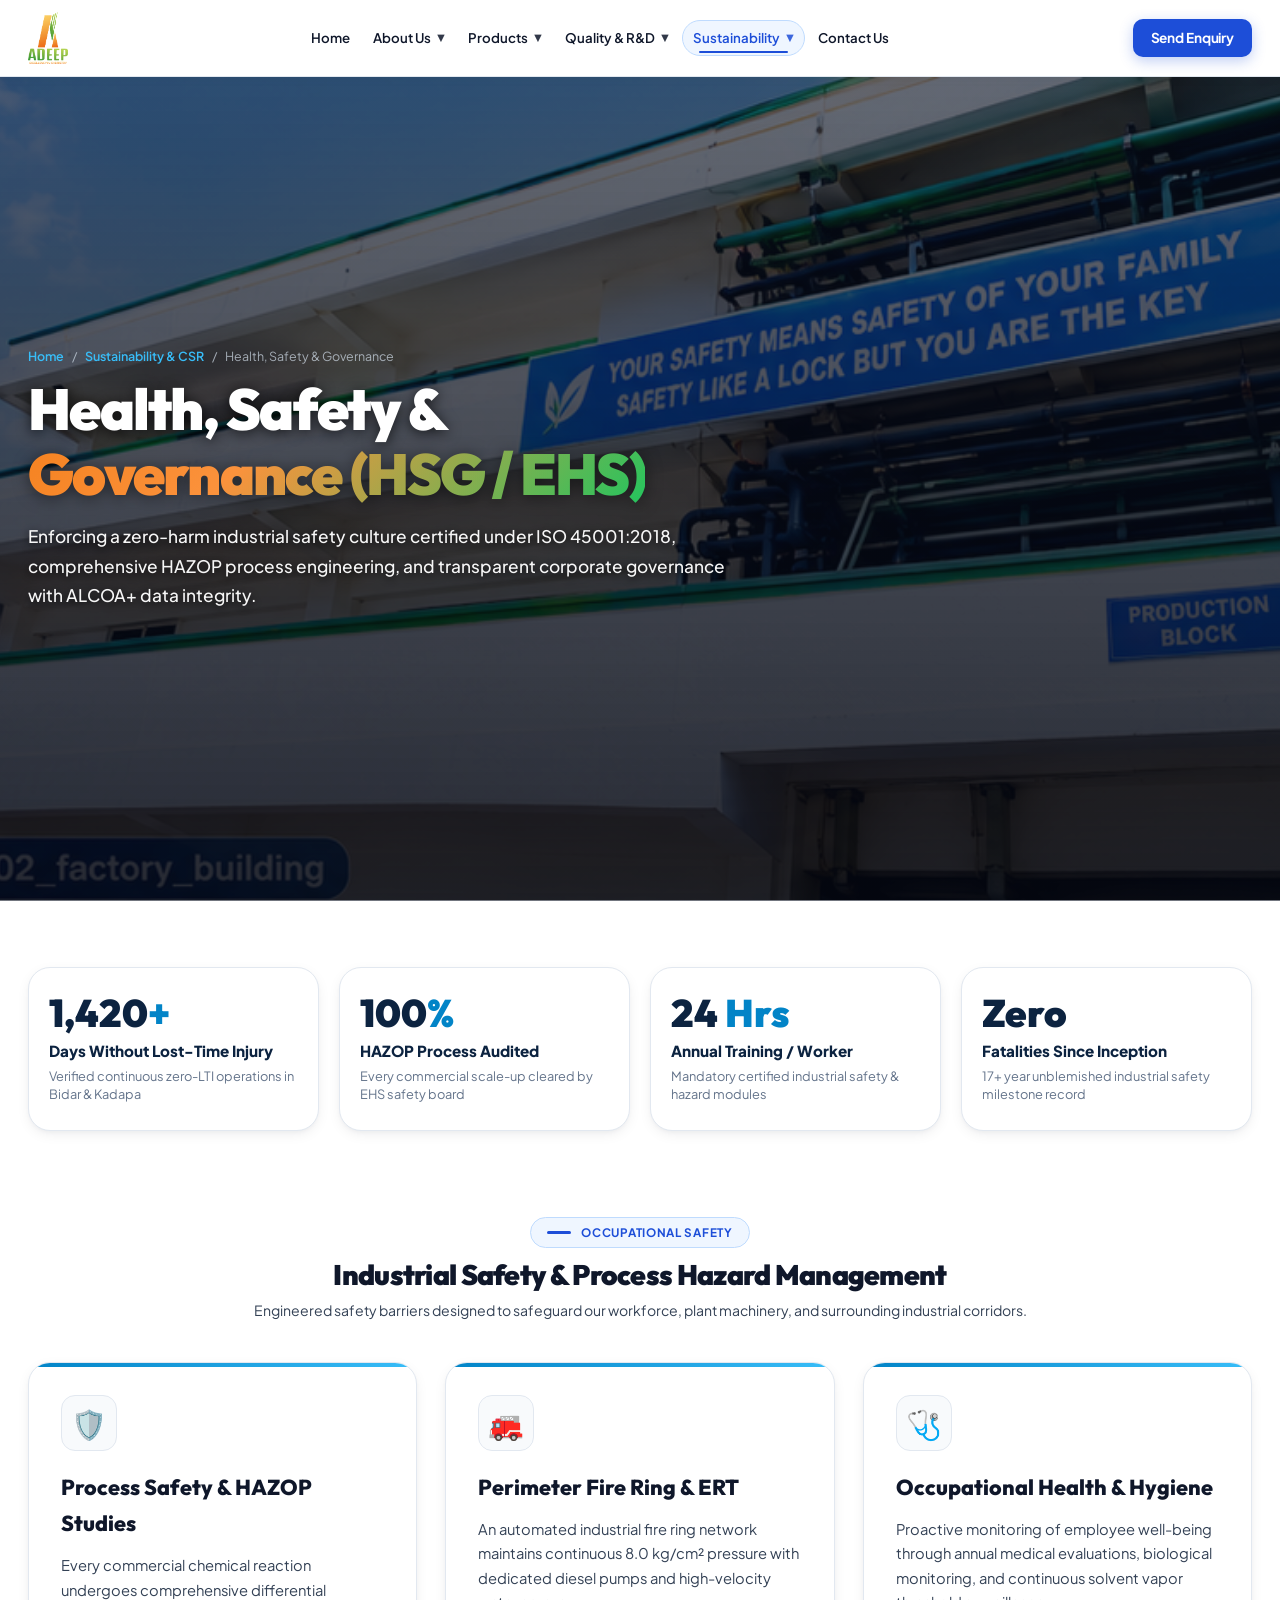
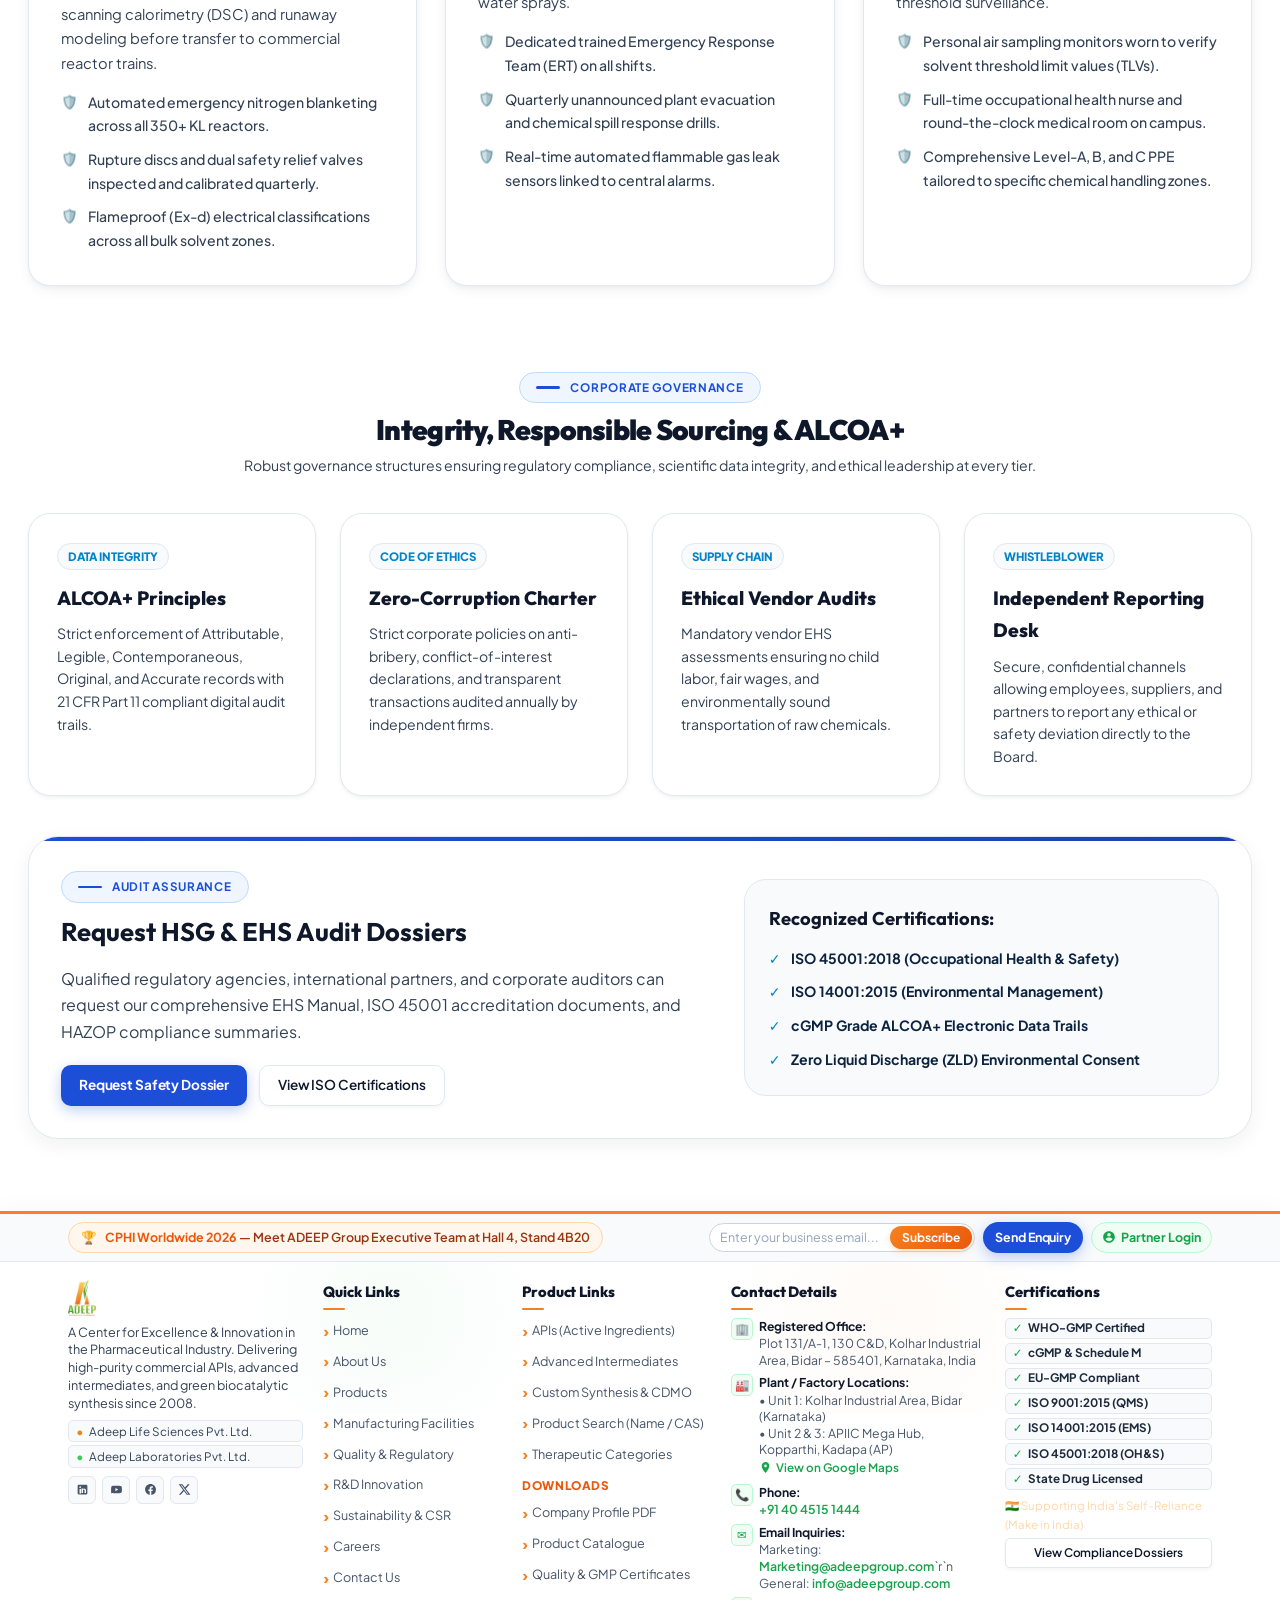
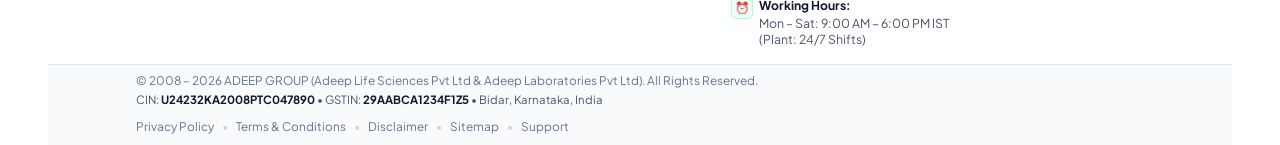
<file: hsg.html>
<!DOCTYPE html>
<html lang="en" data-theme="adeep-signature">
<head>
  <meta charset="UTF-8" />
  <meta name="viewport" content="width=device-width, initial-scale=1.0" />
  <title>Health, Safety &amp; Governance (HSG / EHS) | ADEEP GROUP</title>
  <meta name="description" content="Explore ADEEP GROUP's Health, Safety & Governance (HSG / EHS) framework — ISO 45001 certified zero-harm culture, HAZOP process safety, industrial fire readiness, and ALCOA+ corporate governance." />
  <meta name="keywords" content="ADEEP HSG, EHS pharma manufacturing, ISO 45001 India, process safety management HAZOP, ALCOA+ data integrity, API safety audit" />
  <link rel="preconnect" href="https://fonts.googleapis.com">
  <link rel="preconnect" href="https://fonts.gstatic.com" crossorigin>
  <link href="https://fonts.googleapis.com/css2?family=Plus+Jakarta+Sans:wght@300;400;500;600;700;800&family=Outfit:wght@400;500;600;700;800;900&family=JetBrains+Mono:wght@400;500;600&display=swap" rel="stylesheet">
  <link rel="icon" type="image/png" href="assets/adeep_emblem.png" />
  <link rel="stylesheet" href="styles.css?v=38.0" />
  <style>
    .page-hero { min-height: calc(100vh - 76px) !important; height: calc(100vh - 76px) !important; display: flex !important; align-items: center !important; position: relative !important; padding: 40px 0 !important; overflow: hidden !important; background-size: cover !important; background-position: center !important; background: linear-gradient(180deg, rgba(7, 14, 30, 0.62) 0%, rgba(4, 7, 17, 0.86) 100%), url('assets/02_factory_building.png') center/cover no-repeat !important; }
    .page-hero-inner { position: relative; z-index: 2; }
    .breadcrumb { display: flex; align-items: center; gap: 8px; font-size: 0.82rem; color: rgba(203,213,225,0.75); margin-bottom: 20px; }
    .breadcrumb a { color: #38bdf8; text-decoration: none; font-weight: 600; }
    .page-title {
      font-family: var(--font-heading);
      font-size: clamp(2.4rem, 4.8vw, 3.8rem);
      font-weight: 900;
      color: #fff;
      line-height: 1.15;
      margin-bottom: 20px;
      letter-spacing: -0.03em;
    }
    .page-title .accent {
      background: linear-gradient(135deg, #38bdf8 0%, #7dd3fc 50%, #00f5a0 100%);
      -webkit-background-clip: text;
      -webkit-text-fill-color: transparent;
      background-clip: text;
    }
    .page-subtitle {
      font-size: 1.05rem;
      color: rgba(226,238,255,0.9);
      max-width: 680px;
      line-height: 1.7;
      margin-bottom: 32px;
    }

    /* Safety Metric Cards */
    .hsg-metric-strip {
      display: grid;
      grid-template-columns: repeat(auto-fit, minmax(210px, 1fr));
      gap: 20px;
      margin-top: 24px;
    }
    .hsg-metric-card {
      background: #ffffff;
      border: 1.5px solid #e2e8f0;
      border-radius: var(--r-xl);
      padding: 26px 20px;
      box-shadow: var(--shadow-md);
      transition: var(--t);
    }
    .hsg-metric-card:hover {
      transform: translateY(-4px);
      box-shadow: var(--shadow-xl);
      border-color: #0284c7;
    }
    .hsg-metric-val {
      font-family: var(--font-heading);
      font-size: 2.4rem;
      font-weight: 900;
      color: #0c2340;
      line-height: 1;
      margin-bottom: 6px;
    }
    .hsg-metric-val span { color: #0284c7; }
    .hsg-metric-title { font-weight: 800; font-size: 0.95rem; color: #0c2340; margin-bottom: 4px; }
    .hsg-metric-sub { font-size: 0.8rem; color: #64748b; line-height: 1.4; }

    /* HSG Grid */
    .hsg-grid {
      display: grid;
      grid-template-columns: repeat(auto-fit, minmax(320px, 1fr));
      gap: 28px;
      margin-top: 40px;
    }
    .hsg-card {
      background: #ffffff;
      border: 1.5px solid #e2e8f0;
      border-radius: var(--r-xl);
      padding: 32px;
      box-shadow: var(--shadow-md);
      position: relative;
      overflow: hidden;
      transition: var(--t);
    }
    .hsg-card:hover {
      transform: translateY(-5px);
      box-shadow: var(--shadow-xl);
      border-color: #0284c7;
    }
    .hsg-card::before {
      content: '';
      position: absolute;
      top: 0; left: 0; right: 0;
      height: 4px;
      background: linear-gradient(90deg, #0284c7, #38bdf8);
    }
    .hsg-icon-box {
      width: 56px;
      height: 56px;
      border-radius: 14px;
      background: #f8fafc;
      border: 1.5px solid #e2e8f0;
      display: flex;
      align-items: center;
      justify-content: center;
      font-size: 1.8rem;
      margin-bottom: 18px;
    }
    .hsg-card h3 {
      font-family: var(--font-heading);
      font-size: 1.35rem;
      color: #0c2340;
      font-weight: 800;
      margin-bottom: 12px;
    }
    .hsg-card p {
      color: #475569;
      font-size: 0.92rem;
      line-height: 1.65;
      margin-bottom: 16px;
    }
    .hsg-bullet-list {
      list-style: none;
      padding: 0;
      margin: 0;
      display: flex;
      flex-direction: column;
      gap: 10px;
    }
    .hsg-bullet-list li {
      display: flex;
      align-items: flex-start;
      gap: 10px;
      font-size: 0.88rem;
      color: #334155;
      font-weight: 500;
    }
    .hsg-bullet-list li::before {
      content: '🛡️';
      font-size: 0.85rem;
      flex-shrink: 0;
    }

    /* Governance Matrix Grid */
    .gov-matrix-grid {
      display: grid;
      grid-template-columns: repeat(auto-fit, minmax(280px, 1fr));
      gap: 24px;
      margin-top: 36px;
    }
    .gov-box {
      background: #ffffff;
      border: 1.5px solid #e2e8f0;
      border-radius: var(--r-xl);
      padding: 28px;
      box-shadow: var(--shadow-sm);
      transition: var(--t);
    }
    .gov-box:hover {
      border-color: #0284c7;
      box-shadow: var(--shadow-lg);
      transform: translateY(-3px);
    }
    .gov-tag {
      display: inline-block;
      font-size: 0.72rem;
      font-weight: 800;
      padding: 3px 10px;
      border-radius: 9999px;
      background: #f8fafc;
      border: 1px solid #e2e8f0;
      color: #0284c7;
      margin-bottom: 12px;
      text-transform: uppercase;
    }
    .gov-box h4 {
      font-family: var(--font-heading);
      font-size: 1.2rem;
      color: #0c2340;
      font-weight: 800;
      margin-bottom: 8px;
    }
    .gov-box p {
      color: #475569;
      font-size: 0.88rem;
      line-height: 1.6;
      margin: 0;
    }
  </style>
</head>
<body>
  <!-- Animated Molecule Particle Canvas Background -->
  <canvas id="particleCanvas"></canvas>

  <!-- Sticky Site Header -->
  <header class="site-header" id="mainHeader">
    <div class="container header-container">
      <a href="index.html" class="brand-logo" aria-label="ADEEP GROUP Homepage">
        <img src="assets/adeep_logo.png" alt="ADEEP GROUP - Excellency in Chemistry" class="logo-img" />
      </a>

      <!-- Master Navigation Menu -->
      <nav class="nav-menu" id="navMenu">
        <a href="index.html" class="nav-link">Home</a>

        <div class="nav-item-dropdown">
          <a href="about.html" class="nav-link nav-dropdown-toggle">
            About Us <span class="dropdown-chevron">▼</span>
          </a>
          <div class="nav-dropdown-menu">
            <a href="about.html" class="dropdown-item">About ADEEP Group</a>
            <a href="leadership.html" class="dropdown-item">Leadership &amp; Board</a>
            <a href="facilities.html" class="dropdown-item">Manufacturing Facilities</a>
            <a href="careers.html" class="dropdown-item">Careers &amp; Culture</a>
          </div>
        </div>

        <div class="nav-item-dropdown">
          <a href="products.html" class="nav-link nav-dropdown-toggle">
            Products <span class="dropdown-chevron">▼</span>
          </a>
          <div class="nav-dropdown-menu">
            <a href="products.html" class="dropdown-item">All Products</a>
            <a href="products.html?category=commercial-api" class="dropdown-item">APIs (Active Ingredients)</a>
            <a href="products.html?category=intermediate" class="dropdown-item">Advanced Intermediates</a>
            <a href="products.html?category=custom-synthesis" class="dropdown-item">Custom Synthesis &amp; CDMO</a>
            <a href="products.html?category=pipeline-api" class="dropdown-item">R&amp;D Pipeline</a>
          </div>
        </div>

        <div class="nav-item-dropdown">
          <a href="quality.html" class="nav-link nav-dropdown-toggle">
            Quality &amp; R&amp;D <span class="dropdown-chevron">▼</span>
          </a>
          <div class="nav-dropdown-menu">
            <a href="quality.html" class="dropdown-item">Quality &amp; Regulatory Assurance</a>
            <a href="rnd.html" class="dropdown-item">R&amp;D &amp; Green Biocatalysis</a>
            <a href="downloads.html" class="dropdown-item">Certificates &amp; DMF Downloads</a>
            <a href="partners.html" class="dropdown-item">Global CDMO &amp; Partnerships</a>
          </div>
        </div>

        <div class="nav-item-dropdown">
          <a href="sustainability.html" class="nav-link nav-dropdown-toggle active">
            Sustainability <span class="dropdown-chevron">▼</span>
          </a>
          <div class="nav-dropdown-menu">
            <a href="sustainability.html" class="dropdown-item">Sustainability &amp; ESG Overview</a>
            <a href="hsg.html" class="dropdown-item active">Health, Safety &amp; Governance (HSG)</a>
          </div>
        </div>

        <a href="contact.html" class="nav-link">Contact Us</a>
      </nav>

      <div class="header-actions">
        <a href="contact.html" class="btn btn-primary btn-sm header-cta">Send Enquiry</a>
        <button class="mobile-toggle" id="mobileToggle" aria-label="Toggle Navigation">
          <span></span><span></span><span></span>
        </button>
      </div>
    </div>
  </header>

  <!-- Page Hero Banner -->
  <section class="page-hero">
    <div class="container page-hero-inner">
      <div class="breadcrumb">
        <a href="index.html">Home</a>
        <span>/</span>
        <a href="sustainability.html">Sustainability &amp; CSR</a>
        <span>/</span>
        <span>Health, Safety &amp; Governance</span>
      </div>
      <h1 class="page-title">
        Health, Safety &amp; <br />
        <span class="accent">Governance (HSG / EHS)</span>
      </h1>
      <p class="page-subtitle">
        Enforcing a zero-harm industrial safety culture certified under ISO 45001:2018, comprehensive HAZOP process engineering, and transparent corporate governance with ALCOA+ data integrity.
      </p>
    </div>
  </section>

  <!-- Safety & Governance Statistics Strip -->
  <section class="section" style="padding-top: 50px; padding-bottom: 40px;">
    <div class="container">
      <div class="hsg-metric-strip">
        <div class="hsg-metric-card">
          <div class="hsg-metric-val">1,420<span>+</span></div>
          <div class="hsg-metric-title">Days Without Lost-Time Injury</div>
          <div class="hsg-metric-sub">Verified continuous zero-LTI operations in Bidar &amp; Kadapa</div>
        </div>
        <div class="hsg-metric-card">
          <div class="hsg-metric-val">100<span>%</span></div>
          <div class="hsg-metric-title">HAZOP Process Audited</div>
          <div class="hsg-metric-sub">Every commercial scale-up cleared by EHS safety board</div>
        </div>
        <div class="hsg-metric-card">
          <div class="hsg-metric-val">24<span> Hrs</span></div>
          <div class="hsg-metric-title">Annual Training / Worker</div>
          <div class="hsg-metric-sub">Mandatory certified industrial safety &amp; hazard modules</div>
        </div>
        <div class="hsg-metric-card">
          <div class="hsg-metric-val">Zero</div>
          <div class="hsg-metric-title">Fatalities Since Inception</div>
          <div class="hsg-metric-sub">17+ year unblemished industrial safety milestone record</div>
        </div>
      </div>
    </div>
  </section>

  <!-- Core HSG Pillars Grid -->
  <section class="section" style="padding-top: 20px;">
    <div class="container">
      <div class="section-header-centered">
        <span class="section-tag">OCCUPATIONAL SAFETY</span>
        <h2 class="section-title">Industrial Safety &amp; Process Hazard Management</h2>
        <p class="section-desc">
          Engineered safety barriers designed to safeguard our workforce, plant machinery, and surrounding industrial corridors.
        </p>
      </div>

      <div class="hsg-grid">
        <!-- Pillar 1: Process Safety & HAZOP -->
        <div class="hsg-card">
          <div class="hsg-icon-box">🛡️</div>
          <h3>Process Safety &amp; HAZOP Studies</h3>
          <p>Every commercial chemical reaction undergoes comprehensive differential scanning calorimetry (DSC) and runaway modeling before transfer to commercial reactor trains.</p>
          <ul class="hsg-bullet-list">
            <li>Automated emergency nitrogen blanketing across all 350+ KL reactors.</li>
            <li>Rupture discs and dual safety relief valves inspected and calibrated quarterly.</li>
            <li>Flameproof (Ex-d) electrical classifications across all bulk solvent zones.</li>
          </ul>
        </div>

        <!-- Pillar 2: Fire Safety & ERT -->
        <div class="hsg-card">
          <div class="hsg-icon-box">🚒</div>
          <h3>Perimeter Fire Ring &amp; ERT</h3>
          <p>An automated industrial fire ring network maintains continuous 8.0 kg/cm² pressure with dedicated diesel pumps and high-velocity water sprays.</p>
          <ul class="hsg-bullet-list">
            <li>Dedicated trained Emergency Response Team (ERT) on all shifts.</li>
            <li>Quarterly unannounced plant evacuation and chemical spill response drills.</li>
            <li>Real-time automated flammable gas leak sensors linked to central alarms.</li>
          </ul>
        </div>

        <!-- Pillar 3: Occupational Health -->
        <div class="hsg-card">
          <div class="hsg-icon-box">🩺</div>
          <h3>Occupational Health &amp; Hygiene</h3>
          <p>Proactive monitoring of employee well-being through annual medical evaluations, biological monitoring, and continuous solvent vapor threshold surveillance.</p>
          <ul class="hsg-bullet-list">
            <li>Personal air sampling monitors worn to verify solvent threshold limit values (TLVs).</li>
            <li>Full-time occupational health nurse and round-the-clock medical room on campus.</li>
            <li>Comprehensive Level-A, B, and C PPE tailored to specific chemical handling zones.</li>
          </ul>
        </div>
      </div>
    </div>
  </section>

  <!-- Corporate Governance & ALCOA+ Section -->
  <section class="section" style="padding-top: 40px; padding-bottom: 70px;">
    <div class="container">
      <div class="section-header-centered">
        <span class="section-tag">CORPORATE GOVERNANCE</span>
        <h2 class="section-title">Integrity, Responsible Sourcing &amp; ALCOA+</h2>
        <p class="section-desc">
          Robust governance structures ensuring regulatory compliance, scientific data integrity, and ethical leadership at every tier.
        </p>
      </div>

      <div class="gov-matrix-grid">
        <div class="gov-box">
          <span class="gov-tag">Data Integrity</span>
          <h4>ALCOA+ Principles</h4>
          <p>Strict enforcement of Attributable, Legible, Contemporaneous, Original, and Accurate records with 21 CFR Part 11 compliant digital audit trails.</p>
        </div>

        <div class="gov-box">
          <span class="gov-tag">Code of Ethics</span>
          <h4>Zero-Corruption Charter</h4>
          <p>Strict corporate policies on anti-bribery, conflict-of-interest declarations, and transparent transactions audited annually by independent firms.</p>
        </div>

        <div class="gov-box">
          <span class="gov-tag">Supply Chain</span>
          <h4>Ethical Vendor Audits</h4>
          <p>Mandatory vendor EHS assessments ensuring no child labor, fair wages, and environmentally sound transportation of raw chemicals.</p>
        </div>

        <div class="gov-box">
          <span class="gov-tag">Whistleblower</span>
          <h4>Independent Reporting Desk</h4>
          <p>Secure, confidential channels allowing employees, suppliers, and partners to report any ethical or safety deviation directly to the Board.</p>
        </div>
      </div>

      <!-- Action Card -->
      <div class="facility-card-display" style="padding: 32px; margin-top: 40px;">
        <div class="fac-display-grid">
          <div>
            <span class="section-tag" style="margin-bottom: 8px;">AUDIT ASSURANCE</span>
            <h3 style="font-family: var(--font-heading); font-size: 1.6rem; color: #0c2340; margin-bottom: 12px;">Request HSG &amp; EHS Audit Dossiers</h3>
            <p style="color: #475569; line-height: 1.65; margin-bottom: 20px;">
              Qualified regulatory agencies, international partners, and corporate auditors can request our comprehensive EHS Manual, ISO 45001 accreditation documents, and HAZOP compliance summaries.
            </p>
            <div class="fac-actions">
              <a href="contact.html?subject=EHS+Audit+Request" class="btn btn-primary btn-sm">Request Safety Dossier</a>
              <a href="downloads.html" class="btn btn-secondary btn-sm">View ISO Certifications</a>
            </div>
          </div>
          <div style="background: #f8fafc; border: 1.5px solid #e2e8f0; border-radius: var(--r-xl); padding: 24px;">
            <h4 style="font-family: var(--font-heading); font-size: 1.15rem; color: #0c2340; margin-bottom: 12px;">Recognized Certifications:</h4>
            <div style="display: flex; flex-direction: column; gap: 10px;">
              <div style="display: flex; align-items: center; gap: 10px; font-size: 0.88rem; font-weight: 700; color: #0c2340;">
                <span style="color: #0284c7;">✓</span> ISO 45001:2018 (Occupational Health &amp; Safety)
              </div>
              <div style="display: flex; align-items: center; gap: 10px; font-size: 0.88rem; font-weight: 700; color: #0c2340;">
                <span style="color: #0284c7;">✓</span> ISO 14001:2015 (Environmental Management)
              </div>
              <div style="display: flex; align-items: center; gap: 10px; font-size: 0.88rem; font-weight: 700; color: #0c2340;">
                <span style="color: #0284c7;">✓</span> cGMP Grade ALCOA+ Electronic Data Trails
              </div>
              <div style="display: flex; align-items: center; gap: 10px; font-size: 0.88rem; font-weight: 700; color: #0c2340;">
                <span style="color: #0284c7;">✓</span> Zero Liquid Discharge (ZLD) Environmental Consent
              </div>
            </div>
          </div>
        </div>
      </div>
    </div>
  </section>

  <!-- Global Master Footer -->
  <footer class="site-footer">
    <!-- Top Ribbon: Exhibition Announcement & Newsletter Signup -->
    <div class="footer-top-ribbon">
      <div class="container ftr-container">
        <div class="ftr-event-chip">
          <span>🏆</span>
          <span><strong>CPHI Worldwide 2026</strong> — Meet ADEEP Group Executive Team at Hall 4, Stand 4B20</span>
        </div>
        <div class="ftr-actions">
          <form class="ftr-newsletter-form" onsubmit="event.preventDefault(); showToast('Subscribed to ADEEP Molecule Pipeline Updates!');">
            <input type="email" placeholder="Enter your business email..." required aria-label="Business Email" />
            <button type="submit">Subscribe</button>
          </form>
          <a href="contact.html" class="btn btn-sm btn-primary" style="padding: 8px 16px; font-size: 0.82rem;">Send Enquiry</a>
          <a href="contact.html" class="ftr-login-link">
            <svg viewBox="0 0 24 24" width="14" height="14" fill="currentColor"><path d="M12 2C6.48 2 2 6.48 2 12s4.48 10 10 10 10-4.48 10-10S17.52 2 12 2zm0 3c1.66 0 3 1.34 3 3s-1.34 3-3 3-3-1.34-3-3 1.34-3 3-3zm0 14.2c-2.5 0-4.71-1.28-6-3.22.03-1.99 4-3.08 6-3.08 1.99 0 5.97 1.09 6 3.08-1.29 1.94-3.5 3.22-6 3.22z"/></svg>
            <span>Partner Login</span>
          </a>
        </div>
      </div>
    </div>

    <!-- Main 5-Column Content Grid -->
    <div class="container footer-main-grid">
      <!-- 1. Company Info -->
      <div class="footer-col brand-col">
        <img src="assets/adeep_logo.png" alt="ADEEP GROUP" class="footer-brand-logo" />
        <p class="footer-desc">
          A Center for Excellence &amp; Innovation in the Pharmaceutical Industry. Delivering high-purity commercial APIs, advanced intermediates, and green biocatalytic synthesis since 2008.
        </p>
        <div class="footer-entities">
          <span><strong style="color: #f58220;">•</strong> Adeep Life Sciences Pvt. Ltd.</span>
          <span><strong style="color: #38cb56;">•</strong> Adeep Laboratories Pvt. Ltd.</span>
        </div>
        <div class="footer-social-row">
          <a href="https://linkedin.com" target="_blank" rel="noopener noreferrer" class="footer-social-btn" aria-label="LinkedIn" title="LinkedIn">
            <svg viewBox="0 0 24 24"><path d="M19 3a2 2 0 0 1 2 2v14a2 2 0 0 1-2 2H5a2 2 0 0 1-2-2V5a2 2 0 0 1 2-2h14m-.5 15.5v-5.3a3.26 3.26 0 0 0-3.26-3.26c-.85 0-1.84.52-2.28 1.3v-1.11h-2.79v8.37h2.79v-4.93c0-.77.62-1.4 1.39-1.4a1.4 1.4 0 0 1 1.4 1.4v4.93h2.75M6.46 10.9v8.37H9.2V10.9H6.46M7.83 6.2a1.66 1.66 0 0 0-1.66 1.66c0 .92.74 1.66 1.66 1.66.92 0 1.66-.74 1.66-1.66 0-.92-.74-1.66-1.66-1.66Z"/></svg>
          </a>
          <a href="https://youtube.com" target="_blank" rel="noopener noreferrer" class="footer-social-btn" aria-label="YouTube" title="YouTube">
            <svg viewBox="0 0 24 24"><path d="M10 15l5.19-3L10 9v6m11.56-7.83c.13.47.22 1.1.28 1.9.07.8.1 1.49.1 2.09L22 12c0 2.19-.16 3.8-.44 4.83-.25.9-.83 1.48-1.73 1.73-.47.13-1.33.22-2.65.28-1.3.07-2.49.1-3.59.1L12 19c-4.19 0-6.8-.16-7.83-.44-.9-.25-1.48-.83-1.73 1.73-.13-.47-.22-1.1-.28-1.9-.07-.8-.1-1.49-.1-2.09L2 12c0-2.19.16-3.8.44-4.83.25-.9.83-1.48 1.73-1.73.47-.13 1.33-.22 2.65-.28 1.3-.07 2.49-.1 3.59-.1L12 5c4.19 0 6.8.16 7.83.44.9.25 1.48.83 1.73 1.73Z"/></svg>
          </a>
          <a href="https://facebook.com" target="_blank" rel="noopener noreferrer" class="footer-social-btn" aria-label="Facebook" title="Facebook">
            <svg viewBox="0 0 24 24"><path d="M12 2.04C6.5 2.04 2 6.53 2 12.06C2 17.06 5.66 21.21 10.44 21.96V14.96H7.9V12.06H10.44V9.85C10.44 7.34 11.93 5.96 14.22 5.96C15.31 5.96 16.45 6.15 16.45 6.15V8.62H15.19C13.95 8.62 13.56 9.39 13.56 10.18V12.06H16.34L15.89 14.96H13.56V21.96A10 10 0 0 0 22 12.06C22 6.53 17.5 2.04 12 2.04Z"/></svg>
          </a>
          <a href="https://x.com" target="_blank" rel="noopener noreferrer" class="footer-social-btn" aria-label="X (Twitter)" title="X (Twitter)">
            <svg viewBox="0 0 24 24"><path d="M18.244 2.25h3.308l-7.227 8.26 8.502 11.24H16.17l-5.214-6.817L4.99 21.75H1.68l7.73-8.835L1.254 2.25H8.08l4.713 6.231zm-1.161 17.52h1.833L7.084 4.126H5.117z"/></svg>
          </a>
        </div>
      </div>

      <!-- 2. Quick Links -->
      <div class="footer-col">
        <h4>Quick Links</h4>
        <ul class="footer-nav-list">
          <li><a href="index.html">Home</a></li>
          <li><a href="about.html">About Us</a></li>
          <li><a href="products.html">Products</a></li>
          <li><a href="facilities.html">Manufacturing Facilities</a></li>
          <li><a href="quality.html">Quality &amp; Regulatory</a></li>
          <li><a href="rnd.html">R&amp;D Innovation</a></li>
          <li><a href="sustainability.html">Sustainability &amp; CSR</a></li>
          <li><a href="careers.html">Careers</a></li>
          <li><a href="contact.html">Contact Us</a></li>
        </ul>
      </div>

      <!-- 3. Product Links & Downloads -->
      <div class="footer-col">
        <h4>Product Links</h4>
        <ul class="footer-nav-list">
          <li><a href="products.html?category=commercial-api">APIs (Active Ingredients)</a></li>
          <li><a href="products.html?category=intermediate">Advanced Intermediates</a></li>
          <li><a href="products.html?category=custom-synthesis">Custom Synthesis &amp; CDMO</a></li>
          <li><a href="products.html#products">Product Search (Name / CAS)</a></li>
          <li><a href="products.html#categories">Therapeutic Categories</a></li>
        </ul>

        <div class="footer-sub-heading">Downloads</div>
        <ul class="footer-nav-list">
          <li><a href="downloads.html#profile">Company Profile PDF</a></li>
          <li><a href="downloads.html#catalogue">Product Catalogue</a></li>
          <li><a href="downloads.html#certificates">Quality &amp; GMP Certificates</a></li>
        </ul>
      </div>

      <!-- 4. Contact Details -->
      <div class="footer-col">
        <h4>Contact Details</h4>
        <div class="footer-contact-items">
          <div class="fci-item">
            <div class="fci-icon">🏢</div>
            <div class="fci-content">
              <strong>Registered Office:</strong>
              <span>Plot 131/A-1, 130 C&amp;D, Kolhar Industrial Area, Bidar – 585401, Karnataka, India</span>
            </div>
          </div>
          <div class="fci-item">
            <div class="fci-icon">🏭</div>
            <div class="fci-content">
              <strong>Plant / Factory Locations:</strong>
              <span>• Unit 1: Kolhar Industrial Area, Bidar (Karnataka)<br />• Unit 2 &amp; 3: APIIC Mega Hub, Kopparthi, Kadapa (AP)</span>
              <a href="https://maps.google.com/?q=Kolhar+Industrial+Area+Bidar" target="_blank" rel="noopener noreferrer" class="fci-map-link">
                <svg viewBox="0 0 24 24" width="13" height="13" fill="currentColor"><path d="M12 2C8.13 2 5 5.13 5 9c0 5.25 7 13 7 13s7-7.75 7-13c0-3.87-3.13-7-7-7zm0 9.5a2.5 2.5 0 0 1 0-5 2.5 2.5 0 0 1 0 5z"/></svg>
                <span>View on Google Maps</span>
              </a>
            </div>
          </div>
          <div class="fci-item">
            <div class="fci-icon">📞</div>
            <div class="fci-content">
              <strong>Phone:</strong>
              <a href="tel:+914045151444">+91 40 4515 1444</a>
            </div>
          </div>
          <div class="fci-item">
            <div class="fci-icon">✉️</div>
            <div class="fci-content">
              <strong>Email Inquiries:</strong>
              <span>Marketing: <a href="mailto:Marketing@adeepgroup.com">Marketing@adeepgroup.com</a></span>`r`n              <span>General: <a href="mailto:info@adeepgroup.com">info@adeepgroup.com</a></span>
            </div>
          </div>
          <div class="fci-item">
            <div class="fci-icon">⏰</div>
            <div class="fci-content">
              <strong>Working Hours:</strong>
              <span>Mon – Sat: 9:00 AM – 6:00 PM IST (Plant: 24/7 Shifts)</span>
            </div>
          </div>
        </div>
      </div>

      <!-- 5. Certifications & Accreditations -->
      <div class="footer-col">
        <h4>Certifications</h4>
        <div class="footer-certs-grid">
          <div class="fc-pill"><span class="fcp-check">✓</span><span>WHO-GMP Certified</span></div>
          <div class="fc-pill"><span class="fcp-check">✓</span><span>cGMP &amp; Schedule M</span></div>
          <div class="fc-pill"><span class="fcp-check">✓</span><span>EU-GMP Compliant</span></div>
          <div class="fc-pill"><span class="fcp-check">✓</span><span>ISO 9001:2015 (QMS)</span></div>
          <div class="fc-pill"><span class="fcp-check">✓</span><span>ISO 14001:2015 (EMS)</span></div>
          <div class="fc-pill"><span class="fcp-check">✓</span><span>ISO 45001:2018 (OH&amp;S)</span></div>
          <div class="fc-pill"><span class="fcp-check">✓</span><span>State Drug Licensed</span></div>
        </div>
        <div class="footer-cta-box">
          <div class="make-in-india-badge" style="margin-bottom: 12px; font-size: 0.8rem; color: #fed7aa;">
            <span>🇮🇳 Supporting India's Self-Reliance (Make in India)</span>
          </div>
          <a href="quality.html" class="btn btn-outline btn-sm btn-block" style="text-align: center; font-size: 0.82rem; padding: 8px 12px; border-color: rgba(56, 203, 86, 0.4); color: #86efac;">View Compliance Dossiers</a>
        </div>
      </div>
    </div>

    <!-- 7. Bottom Legal Bar -->
    <div class="container footer-bottom-bar">
      <div class="fbb-container">
        <div>
          <div class="fbb-copy">
            © 2008 – 2026 ADEEP GROUP (Adeep Life Sciences Pvt Ltd &amp; Adeep Laboratories Pvt Ltd). All Rights Reserved.
          </div>
          <div class="fbb-corporate-ids">
            CIN: <strong>U24232KA2008PTC047890</strong> • GSTIN: <strong>29AABCA1234F1Z5</strong> • Bidar, Karnataka, India
          </div>
        </div>
        <div class="footer-legal-links">
          <a href="about.html#privacy">Privacy Policy</a>
          <span>•</span>
          <a href="about.html#terms">Terms &amp; Conditions</a>
          <span>•</span>
          <a href="about.html#disclaimer">Disclaimer</a>
          <span>•</span>
          <a href="about.html#sitemap">Sitemap</a>
          <span>•</span>
          <a href="contact.html">Support</a>
        </div>
      </div>
    </div>
  </footer>

  <script src="app.js?v=6.0"></script>
</body>
</html>
</file>
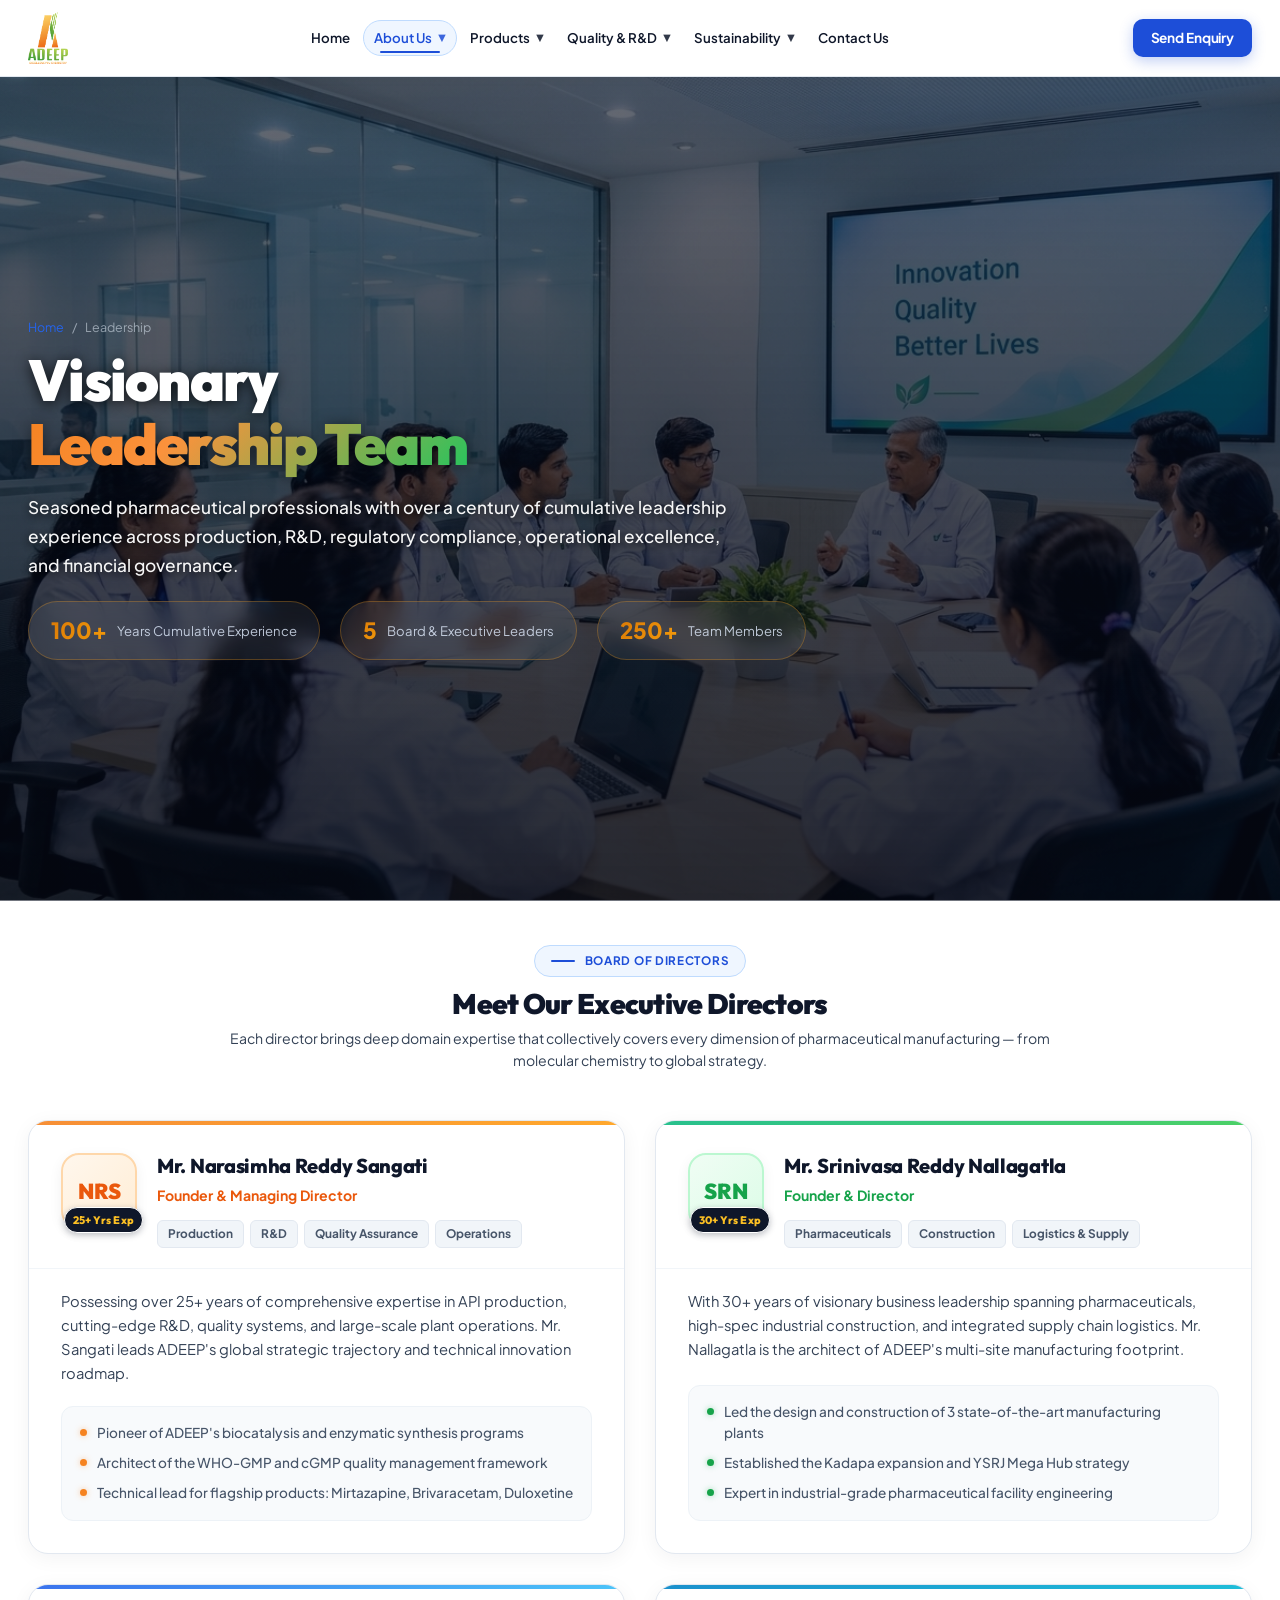
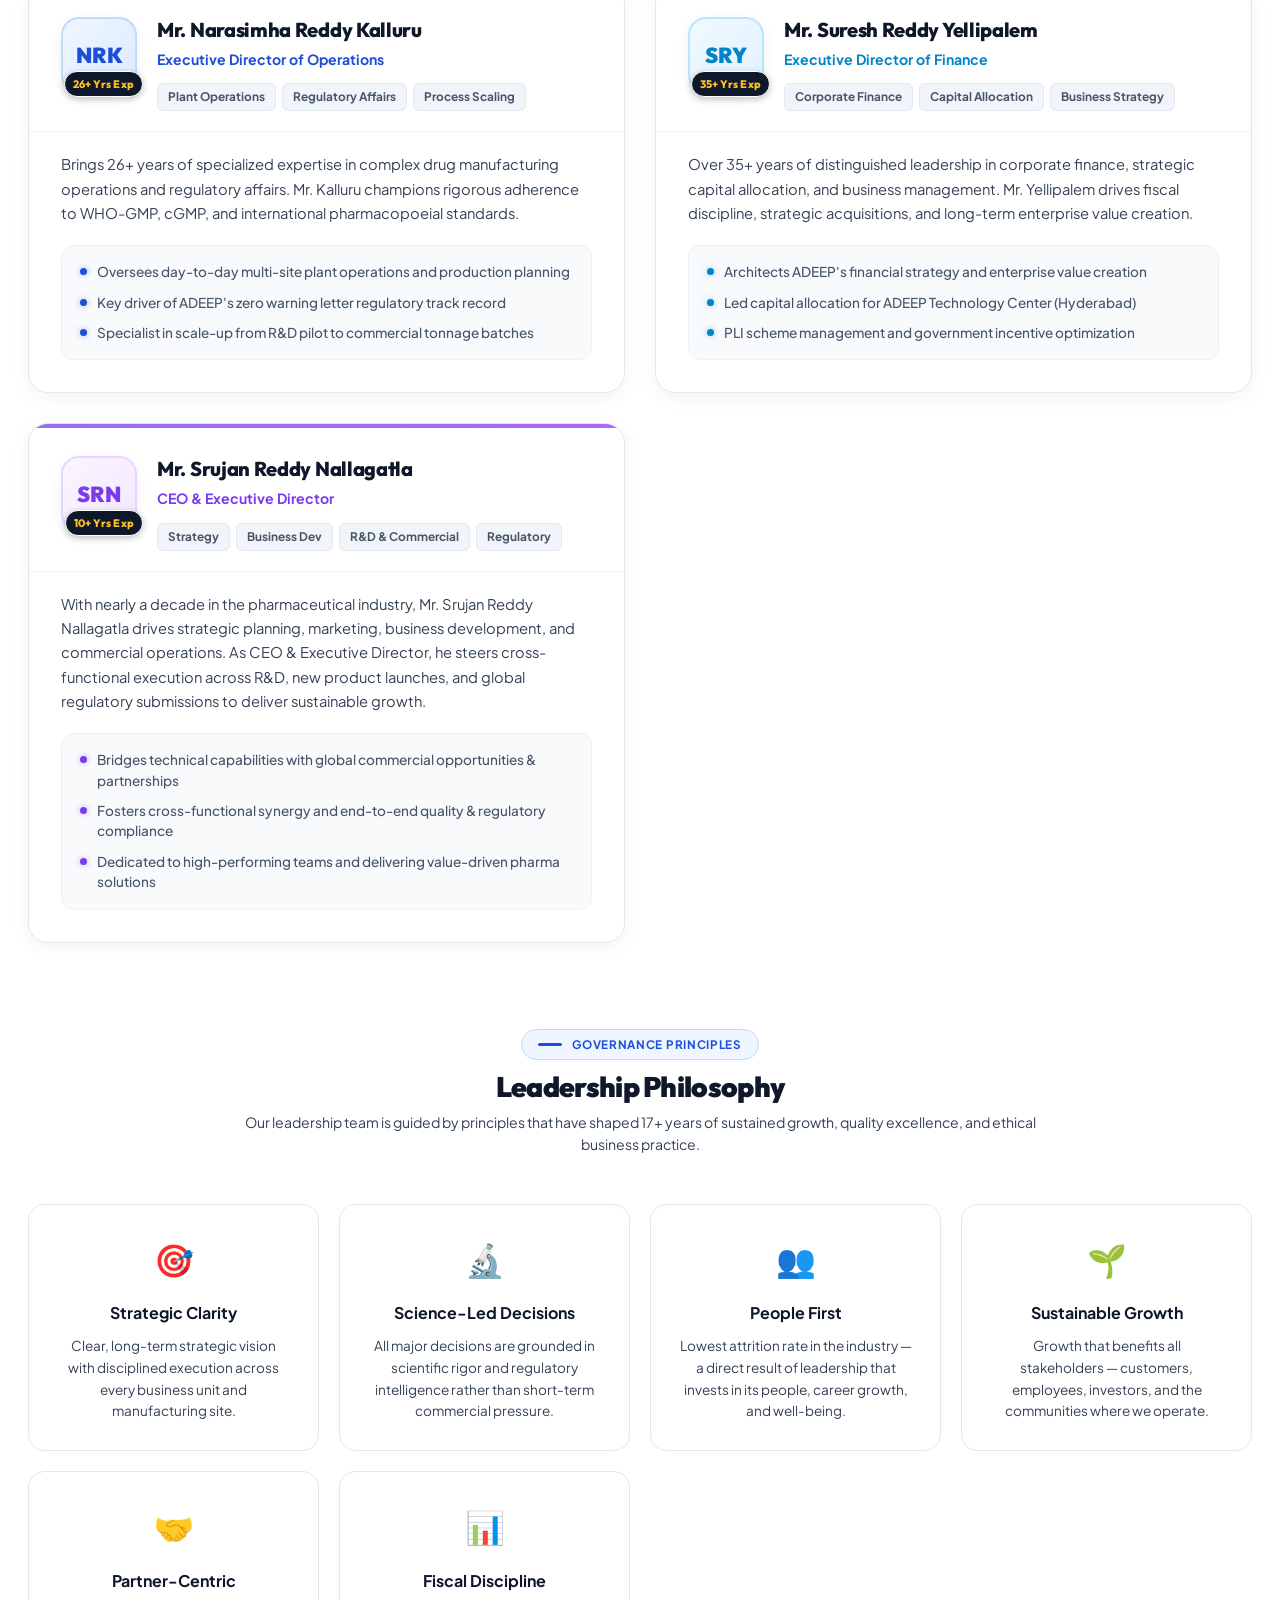
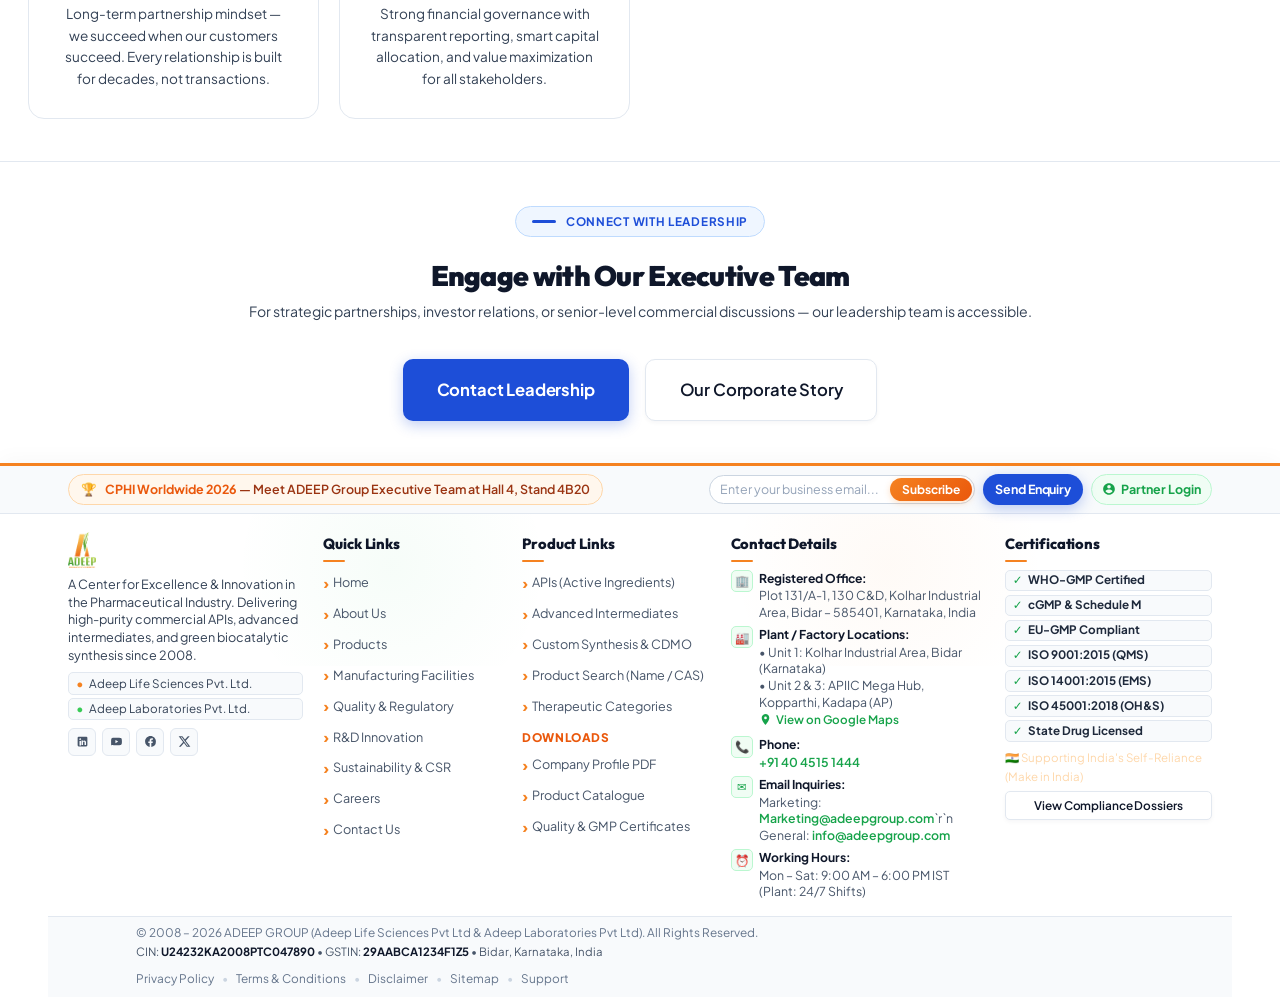
<file: leadership.html>
<!DOCTYPE html>
<html lang="en" data-theme="adeep-signature">

<head>
  <meta charset="UTF-8" />
  <meta name="viewport" content="width=device-width, initial-scale=1.0" />
  <title>Leadership | ADEEP GROUP — Board of Directors &amp; Senior Management</title>
  <meta name="description"
    content="Meet the visionary leadership team at ADEEP GROUP — seasoned pharmaceutical professionals with 100+ years of cumulative experience." />
  <link rel="preconnect" href="https://fonts.googleapis.com">
  <link rel="preconnect" href="https://fonts.gstatic.com" crossorigin>
  <link
    href="https://fonts.googleapis.com/css2?family=Plus+Jakarta+Sans:wght@300;400;500;600;700;800&family=Outfit:wght@400;500;600;700;800;900&family=JetBrains+Mono:wght@400;500;600&display=swap"
    rel="stylesheet">
  <link rel="icon" type="image/png" href="assets/adeep_emblem.png" />
  <link rel="stylesheet" href="styles.css?v=38.0" />
  <style>
    .page-hero {
      min-height: calc(100vh - 76px) !important;
      height: calc(100vh - 76px) !important;
      display: flex !important;
      align-items: center !important;
      position: relative !important;
      padding: 40px 0 !important;
      overflow: hidden !important;
      background-size: cover !important;
      background-position: center !important;
      background: linear-gradient(180deg, rgba(7, 14, 30, 0.62) 0%, rgba(4, 7, 17, 0.86) 100%), url('assets/hero_boardroom.jpg') center/cover no-repeat !important;
    }

    .page-hero-inner {
      position: relative;
      z-index: 2;
    }

    .breadcrumb {
      display: flex;
      align-items: center;
      gap: 8px;
      font-size: 0.82rem;
      color: rgba(203, 213, 225, 0.65);
      margin-bottom: 20px;
    }

    .breadcrumb a {
      color: var(--teal-vivid);
      text-decoration: none;
    }

    .page-title {
      font-family: var(--font-heading);
      font-size: clamp(2.4rem, 5vw, 3.8rem);
      font-weight: 900;
      color: #fff;
      line-height: 1.1;
      margin-bottom: 20px;
      letter-spacing: -0.03em;
    }

    .page-title .accent {
      background: var(--grad-gold);
      -webkit-background-clip: text;
      -webkit-text-fill-color: transparent;
      background-clip: text;
    }

    .page-subtitle {
      font-size: 1.05rem;
      color: rgba(226, 238, 255, 0.82);
      max-width: 620px;
      line-height: 1.7;
      margin-bottom: 32px;
    }

    .hero-exp-strip {
      display: flex;
      flex-wrap: wrap;
      gap: 20px;
    }

    .exp-chip {
      display: flex;
      align-items: center;
      gap: 10px;
      padding: 10px 22px;
      background: rgba(255, 255, 255, 0.07);
      backdrop-filter: blur(10px);
      border: 1px solid rgba(255, 158, 21, 0.28);
      border-radius: var(--r-full);
    }

    .exp-chip strong {
      font-size: 1.4rem;
      font-weight: 900;
      background: var(--grad-gold);
      -webkit-background-clip: text;
      -webkit-text-fill-color: transparent;
      background-clip: text;
    }

    .exp-chip span {
      font-size: 0.82rem;
      color: rgba(226, 238, 255, 0.8);
    }

    /* Director Cards */
    .directors-showcase {
      display: grid;
      grid-template-columns: repeat(auto-fit, minmax(340px, 1fr));
      gap: 28px;
      margin-top: 48px;
    }

    .dir-card {
      background: var(--bg-card);
      border: 1px solid var(--border-card);
      border-radius: var(--r-xl);
      overflow: hidden;
      transition: var(--t);
      position: relative;
    }

    .dir-card::before {
      content: '';
      position: absolute;
      top: 0;
      left: 0;
      right: 0;
      height: 3px;
    }

    .dir-card:nth-child(1)::before {
      background: linear-gradient(90deg, #f58220, #ffaa40);
    }

    .dir-card:nth-child(2)::before {
      background: linear-gradient(90deg, #10b981, #34d399);
    }

    .dir-card:nth-child(3)::before {
      background: linear-gradient(90deg, #2563eb, #38bdf8);
    }

    .dir-card:nth-child(4)::before {
      background: linear-gradient(90deg, #0284c7, #06b6d4);
    }

    .dir-card:nth-child(5)::before {
      background: linear-gradient(90deg, #8b5cf6, #c084fc);
    }

    .dir-card:hover {
      transform: translateY(-8px);
      box-shadow: var(--shadow-xl);
      border-color: var(--border-card-hover);
    }

    .dir-header {
      padding: 36px 36px 24px;
      display: flex;
      gap: 20px;
      align-items: flex-start;
    }

    .dir-avatar {
      width: 80px;
      height: 80px;
      border-radius: var(--r-lg);
      display: flex;
      align-items: center;
      justify-content: center;
      font-family: var(--font-heading);
      font-size: 1.4rem;
      font-weight: 900;
      color: #040711;
      flex-shrink: 0;
      position: relative;
    }

    .dir-card:nth-child(1) .dir-avatar {
      background: linear-gradient(135deg, #fff7ed, #ffedd5);
      color: #ea580c;
      border: 2px solid #fed7aa;
    }

    .dir-card:nth-child(2) .dir-avatar {
      background: linear-gradient(135deg, #f0fdf4, #dcfce7);
      color: #16a34a;
      border: 2px solid #bbf7d0;
    }

    .dir-card:nth-child(3) .dir-avatar {
      background: linear-gradient(135deg, #eff6ff, #dbeafe);
      color: #1d4ed8;
      border: 2px solid #bfdbfe;
    }

    .dir-card:nth-child(4) .dir-avatar {
      background: linear-gradient(135deg, #f0f9ff, #e0f2fe);
      color: #0284c7;
      border: 2px solid #bae6fd;
    }

    .dir-card:nth-child(5) .dir-avatar {
      background: linear-gradient(135deg, #faf5ff, #f3e8ff);
      color: #7c3aed;
      border: 2px solid #e9d5ff;
    }

    .dir-exp-badge {
      position: absolute;
      bottom: -8px;
      right: -8px;
      background: rgba(4, 7, 20, 0.95);
      border: 1px solid var(--border-card);
      border-radius: var(--r-full);
      font-size: 0.68rem;
      font-weight: 800;
      color: var(--gold);
      padding: 3px 8px;
      white-space: nowrap;
    }

    .dir-name {
      font-family: var(--font-heading);
      font-size: 1.2rem;
      font-weight: 800;
      color: #fff;
      margin-bottom: 5px;
      line-height: 1.3;
    }

    .dir-role {
      font-size: 0.85rem;
      font-weight: 600;
      color: var(--text-muted);
      margin-bottom: 12px;
    }

    .dir-tags {
      display: flex;
      flex-wrap: wrap;
      gap: 6px;
    }

    .dir-tag {
      font-size: 0.72rem;
      font-weight: 700;
      padding: 3px 10px;
      border-radius: var(--r-full);
      background: rgba(255, 255, 255, 0.06);
      border: 1px solid var(--border-card);
      color: var(--text-muted);
    }

    .dir-body {
      padding: 0 36px 36px;
    }

    .dir-bio {
      font-size: 0.9rem;
      color: var(--text-body);
      line-height: 1.7;
      margin-bottom: 20px;
    }

    .dir-expertise {
      display: flex;
      flex-direction: column;
      gap: 8px;
    }

    .dir-exp-row {
      display: flex;
      gap: 8px;
      align-items: flex-start;
      font-size: 0.84rem;
    }

    .dir-exp-dot {
      width: 6px;
      height: 6px;
      border-radius: 50%;
      flex-shrink: 0;
      margin-top: 5px;
    }

    .dir-card:nth-child(1) .dir-exp-dot {
      background: #f58220;
    }

    .dir-card:nth-child(2) .dir-exp-dot {
      background: #10b981;
    }

    .dir-card:nth-child(3) .dir-exp-dot {
      background: #2563eb;
    }

    .dir-card:nth-child(4) .dir-exp-dot {
      background: #0284c7;
    }

    .dir-card:nth-child(5) .dir-exp-dot {
      background: #8b5cf6;
    }

    .dir-exp-row span {
      color: var(--text-body);
    }

    /* Philosophy Cards */
    .governance-grid {
      display: grid;
      grid-template-columns: repeat(auto-fit, minmax(240px, 1fr));
      gap: 20px;
      margin-top: 48px;
    }

    .gov-card {
      background: var(--bg-card);
      border: 1px solid var(--border-card);
      border-radius: var(--r-lg);
      padding: 28px;
      text-align: center;
      transition: var(--t);
    }

    .gov-card:hover {
      border-color: var(--border-card-hover);
      transform: translateY(-4px);
    }

    .gov-icon {
      font-size: 2rem;
      margin-bottom: 14px;
    }

    .gov-card h4 {
      font-weight: 700;
      color: #fff;
      margin-bottom: 8px;
    }

    .gov-card p {
      font-size: 0.85rem;
      color: var(--text-body);
      line-height: 1.6;
    }
  </style>
</head>

<body>
  <canvas id="particleCanvas"></canvas>
  <header class="site-header" id="mainHeader">
    <div class="container header-container">
      <a href="index.html" class="brand-logo"><img src="assets/adeep_logo.png" alt="ADEEP GROUP" class="logo-img" /></a>
      <nav class="nav-menu" id="navMenu">
        <a href="index.html" class="nav-link">Home</a>

        <div class="nav-item-dropdown">
          <a href="about.html" class="nav-link nav-dropdown-toggle active">
            About Us <span class="dropdown-chevron">▼</span>
          </a>
          <div class="nav-dropdown-menu">
            <a href="about.html" class="dropdown-item">About ADEEP Group</a>
            <a href="leadership.html" class="dropdown-item active">Leadership &amp; Board</a>
            <a href="facilities.html" class="dropdown-item">Manufacturing Facilities</a>
            <a href="careers.html" class="dropdown-item">Careers &amp; Culture</a>
          </div>
        </div>

        <div class="nav-item-dropdown">
          <a href="products.html" class="nav-link nav-dropdown-toggle">
            Products <span class="dropdown-chevron">▼</span>
          </a>
          <div class="nav-dropdown-menu">
            <a href="products.html" class="dropdown-item">All Products</a>
            <a href="products.html?category=commercial-api" class="dropdown-item">APIs (Active Ingredients)</a>
            <a href="products.html?category=intermediate" class="dropdown-item">Advanced Intermediates</a>
            <a href="products.html?category=custom-synthesis" class="dropdown-item">Custom Synthesis &amp; CDMO</a>
            <a href="products.html?category=pipeline-api" class="dropdown-item">R&amp;D Pipeline</a>
          </div>
        </div>

        <div class="nav-item-dropdown">
          <a href="quality.html" class="nav-link nav-dropdown-toggle">
            Quality &amp; R&amp;D <span class="dropdown-chevron">▼</span>
          </a>
          <div class="nav-dropdown-menu">
            <a href="quality.html" class="dropdown-item">Quality &amp; Regulatory Assurance</a>
            <a href="rnd.html" class="dropdown-item">R&amp;D &amp; Green Biocatalysis</a>
            <a href="downloads.html" class="dropdown-item">Certificates &amp; DMF Downloads</a>
            <a href="partners.html" class="dropdown-item">Global CDMO &amp; Partnerships</a>
          </div>
        </div>

        <div class="nav-item-dropdown">
          <a href="sustainability.html" class="nav-link nav-dropdown-toggle">
            Sustainability <span class="dropdown-chevron">▼</span>
          </a>
          <div class="nav-dropdown-menu">
            <a href="sustainability.html" class="dropdown-item">Sustainability &amp; ESG Overview</a>
            <a href="hsg.html" class="dropdown-item">Health, Safety &amp; Governance (HSG)</a>
          </div>
        </div>

        <a href="contact.html" class="nav-link">Contact Us</a>
      </nav>
      <div class="header-actions">
        <a href="contact.html" class="btn btn-primary btn-sm header-cta">Send Enquiry</a>
        <button class="mobile-toggle" id="mobileToggle"><span></span><span></span><span></span></button>
      </div>
    </div>
  </header>

  <section class="page-hero">
    <div class="container page-hero-inner">
      <div class="breadcrumb"><a href="index.html">Home</a><span>/</span><span>Leadership</span></div>
      <h1 class="page-title">Visionary<br /><span class="accent">Leadership Team</span></h1>
      <p class="page-subtitle">Seasoned pharmaceutical professionals with over a century of cumulative leadership
        experience across production, R&amp;D, regulatory compliance, operational excellence, and financial governance.
      </p>
      <div class="hero-exp-strip">
        <div class="exp-chip"><strong>100+</strong><span>Years Cumulative Experience</span></div>
        <div class="exp-chip"><strong>5</strong><span>Board &amp; Executive Leaders</span></div>
        <div class="exp-chip"><strong>250+</strong><span>Team Members</span></div>
      </div>
    </div>
  </section>

  <section class="section" style="padding-top:70px;">
    <div class="container">
      <div class="section-header-centered">
        <span class="section-tag">BOARD OF DIRECTORS</span>
        <h2 class="section-title">Meet Our Executive Directors</h2>
        <p class="section-desc">Each director brings deep domain expertise that collectively covers every dimension of
          pharmaceutical manufacturing — from molecular chemistry to global strategy.</p>
      </div>
      <div class="directors-showcase">

        <!-- Director 1 -->
        <div class="dir-card">
          <div class="dir-header">
            <div class="dir-avatar">NRS<div class="dir-exp-badge">25+ Yrs Exp</div>
            </div>
            <div>
              <div class="dir-name">Mr. Narasimha Reddy Sangati</div>
              <div class="dir-role">Founder &amp; Managing Director</div>
              <div class="dir-tags"><span class="dir-tag">Production</span><span class="dir-tag">R&amp;D</span><span
                  class="dir-tag">Quality Assurance</span><span class="dir-tag">Operations</span></div>
            </div>
          </div>
          <div class="dir-body">
            <p class="dir-bio">Possessing over 25+ years of comprehensive expertise in API production, cutting-edge
              R&amp;D, quality systems, and large-scale plant operations. Mr. Sangati leads ADEEP's global strategic
              trajectory and technical innovation roadmap.</p>
            <div class="dir-expertise">
              <div class="dir-exp-row">
                <div class="dir-exp-dot"></div><span>Pioneer of ADEEP's biocatalysis and enzymatic synthesis
                  programs</span>
              </div>
              <div class="dir-exp-row">
                <div class="dir-exp-dot"></div><span>Architect of the WHO-GMP and cGMP quality management
                  framework</span>
              </div>
              <div class="dir-exp-row">
                <div class="dir-exp-dot"></div><span>Technical lead for flagship products: Mirtazapine, Brivaracetam,
                  Duloxetine</span>
              </div>
            </div>
          </div>
        </div>

        <!-- Director 2 -->
        <div class="dir-card">
          <div class="dir-header">
            <div class="dir-avatar">SRN<div class="dir-exp-badge">30+ Yrs Exp</div>
            </div>
            <div>
              <div class="dir-name">Mr. Srinivasa Reddy Nallagatla</div>
              <div class="dir-role">Founder &amp; Director</div>
              <div class="dir-tags"><span class="dir-tag">Pharmaceuticals</span><span
                  class="dir-tag">Construction</span><span class="dir-tag">Logistics &amp; Supply</span></div>
            </div>
          </div>
          <div class="dir-body">
            <p class="dir-bio">With 30+ years of visionary business leadership spanning pharmaceuticals, high-spec
              industrial construction, and integrated supply chain logistics. Mr. Nallagatla is the architect of ADEEP's
              multi-site manufacturing footprint.</p>
            <div class="dir-expertise">
              <div class="dir-exp-row">
                <div class="dir-exp-dot"></div><span>Led the design and construction of 3 state-of-the-art manufacturing
                  plants</span>
              </div>
              <div class="dir-exp-row">
                <div class="dir-exp-dot"></div><span>Established the Kadapa expansion and YSRJ Mega Hub strategy</span>
              </div>
              <div class="dir-exp-row">
                <div class="dir-exp-dot"></div><span>Expert in industrial-grade pharmaceutical facility
                  engineering</span>
              </div>
            </div>
          </div>
        </div>

        <!-- Director 3 -->
        <div class="dir-card">
          <div class="dir-header">
            <div class="dir-avatar">NRK<div class="dir-exp-badge">26+ Yrs Exp</div>
            </div>
            <div>
              <div class="dir-name">Mr. Narasimha Reddy Kalluru</div>
              <div class="dir-role">Executive Director of Operations</div>
              <div class="dir-tags"><span class="dir-tag">Plant Operations</span><span class="dir-tag">Regulatory
                  Affairs</span><span class="dir-tag">Process Scaling</span></div>
            </div>
          </div>
          <div class="dir-body">
            <p class="dir-bio">Brings 26+ years of specialized expertise in complex drug manufacturing operations and
              regulatory affairs. Mr. Kalluru champions rigorous adherence to WHO-GMP, cGMP, and international
              pharmacopoeial standards.</p>
            <div class="dir-expertise">
              <div class="dir-exp-row">
                <div class="dir-exp-dot"></div><span>Oversees day-to-day multi-site plant operations and production
                  planning</span>
              </div>
              <div class="dir-exp-row">
                <div class="dir-exp-dot"></div><span>Key driver of ADEEP's zero warning letter regulatory track
                  record</span>
              </div>
              <div class="dir-exp-row">
                <div class="dir-exp-dot"></div><span>Specialist in scale-up from R&amp;D pilot to commercial tonnage
                  batches</span>
              </div>
            </div>
          </div>
        </div>

        <!-- Director 4 -->
        <div class="dir-card">
          <div class="dir-header">
            <div class="dir-avatar">SRY<div class="dir-exp-badge">35+ Yrs Exp</div>
            </div>
            <div>
              <div class="dir-name">Mr. Suresh Reddy Yellipalem</div>
              <div class="dir-role">Executive Director of Finance</div>
              <div class="dir-tags"><span class="dir-tag">Corporate Finance</span><span class="dir-tag">Capital
                  Allocation</span><span class="dir-tag">Business Strategy</span></div>
            </div>
          </div>
          <div class="dir-body">
            <p class="dir-bio">Over 35+ years of distinguished leadership in corporate finance, strategic capital
              allocation, and business management. Mr. Yellipalem drives fiscal discipline, strategic acquisitions, and
              long-term enterprise value creation.</p>
            <div class="dir-expertise">
              <div class="dir-exp-row">
                <div class="dir-exp-dot"></div><span>Architects ADEEP's financial strategy and enterprise value
                  creation</span>
              </div>
              <div class="dir-exp-row">
                <div class="dir-exp-dot"></div><span>Led capital allocation for ADEEP Technology Center
                  (Hyderabad)</span>
              </div>
              <div class="dir-exp-row">
                <div class="dir-exp-dot"></div><span>PLI scheme management and government incentive optimization</span>
              </div>
            </div>
          </div>
        </div>

        <!-- Director 5: Mr. Srujan Reddy Nallagatla -->
        <div class="dir-card">
          <div class="dir-header">
            <div class="dir-avatar">SRN<div class="dir-exp-badge">10+ Yrs Exp</div>
            </div>
            <div>
              <div class="dir-name">Mr. Srujan Reddy Nallagatla</div>
              <div class="dir-role">CEO &amp; Executive Director</div>
              <div class="dir-tags">
                <span class="dir-tag">Strategy</span>
                <span class="dir-tag">Business Dev</span>
                <span class="dir-tag">R&amp;D &amp; Commercial</span>
                <span class="dir-tag">Regulatory</span>
              </div>
            </div>
          </div>
          <div class="dir-body">
            <p class="dir-bio">With nearly a decade in the pharmaceutical industry, Mr. Srujan Reddy Nallagatla drives
              strategic planning, marketing, business development, and commercial operations. As CEO &amp; Executive
              Director, he steers cross-functional execution across R&amp;D, new product launches, and global regulatory
              submissions to deliver sustainable growth.</p>
            <div class="dir-expertise">
              <div class="dir-exp-row">
                <div class="dir-exp-dot"></div><span>Bridges technical capabilities with global commercial opportunities
                  &amp; partnerships</span>
              </div>
              <div class="dir-exp-row">
                <div class="dir-exp-dot"></div><span>Fosters cross-functional synergy and end-to-end quality &amp;
                  regulatory compliance</span>
              </div>
              <div class="dir-exp-row">
                <div class="dir-exp-dot"></div><span>Dedicated to high-performing teams and delivering value-driven
                  pharma solutions</span>
              </div>
            </div>
          </div>
        </div>

      </div>
    </div>
  </section>

  <!-- Governance Philosophy -->
  <section class="section" style="background:var(--bg-surface);padding:70px 0;">
    <div class="container">
      <div class="section-header-centered">
        <span class="section-tag">GOVERNANCE PRINCIPLES</span>
        <h2 class="section-title">Leadership Philosophy</h2>
        <p class="section-desc">Our leadership team is guided by principles that have shaped 17+ years of sustained
          growth, quality excellence, and ethical business practice.</p>
      </div>
      <div class="governance-grid">
        <div class="gov-card">
          <div class="gov-icon">🎯</div>
          <h4>Strategic Clarity</h4>
          <p>Clear, long-term strategic vision with disciplined execution across every business unit and manufacturing
            site.</p>
        </div>
        <div class="gov-card">
          <div class="gov-icon">🔬</div>
          <h4>Science-Led Decisions</h4>
          <p>All major decisions are grounded in scientific rigor and regulatory intelligence rather than short-term
            commercial pressure.</p>
        </div>
        <div class="gov-card">
          <div class="gov-icon">👥</div>
          <h4>People First</h4>
          <p>Lowest attrition rate in the industry — a direct result of leadership that invests in its people, career
            growth, and well-being.</p>
        </div>
        <div class="gov-card">
          <div class="gov-icon">🌱</div>
          <h4>Sustainable Growth</h4>
          <p>Growth that benefits all stakeholders — customers, employees, investors, and the communities where we
            operate.</p>
        </div>
        <div class="gov-card">
          <div class="gov-icon">🤝</div>
          <h4>Partner-Centric</h4>
          <p>Long-term partnership mindset — we succeed when our customers succeed. Every relationship is built for
            decades, not transactions.</p>
        </div>
        <div class="gov-card">
          <div class="gov-icon">📊</div>
          <h4>Fiscal Discipline</h4>
          <p>Strong financial governance with transparent reporting, smart capital allocation, and value maximization
            for all stakeholders.</p>
        </div>
      </div>
    </div>
  </section>

  <section class="section"
    style="padding:70px 0;background:linear-gradient(135deg,rgba(3,5,16,0.98) 0%,rgba(8,16,38,0.95) 100%);border-top:1px solid var(--border-card);">
    <div class="container" style="text-align:center;">
      <span class="section-tag">CONNECT WITH LEADERSHIP</span>
      <h2 class="section-title" style="margin-top:12px;">Engage with Our Executive Team</h2>
      <p class="section-desc" style="margin:0 auto 36px;">For strategic partnerships, investor relations, or
        senior-level commercial discussions — our leadership team is accessible.</p>
      <div style="display:flex;gap:16px;justify-content:center;flex-wrap:wrap;">
        <a href="contact.html" class="btn btn-primary btn-lg">Contact Leadership</a>
        <a href="about.html" class="btn btn-outline btn-lg">Our Corporate Story</a>
      </div>
    </div>
  </section>

  <!-- Global Master Footer -->
  <footer class="site-footer">
    <!-- Top Ribbon: Exhibition Announcement & Newsletter Signup -->
    <div class="footer-top-ribbon">
      <div class="container ftr-container">
        <div class="ftr-event-chip">
          <span>🏆</span>
          <span><strong>CPHI Worldwide 2026</strong> — Meet ADEEP Group Executive Team at Hall 4, Stand 4B20</span>
        </div>
        <div class="ftr-actions">
          <form class="ftr-newsletter-form"
            onsubmit="event.preventDefault(); showToast('Subscribed to ADEEP Molecule Pipeline Updates!');">
            <input type="email" placeholder="Enter your business email..." required aria-label="Business Email" />
            <button type="submit">Subscribe</button>
          </form>
          <a href="contact.html" class="btn btn-sm btn-primary" style="padding: 8px 16px; font-size: 0.82rem;">Send
            Enquiry</a>
          <a href="contact.html" class="ftr-login-link">
            <svg viewBox="0 0 24 24" width="14" height="14" fill="currentColor">
              <path
                d="M12 2C6.48 2 2 6.48 2 12s4.48 10 10 10 10-4.48 10-10S17.52 2 12 2zm0 3c1.66 0 3 1.34 3 3s-1.34 3-3 3-3-1.34-3-3 1.34-3 3-3zm0 14.2c-2.5 0-4.71-1.28-6-3.22.03-1.99 4-3.08 6-3.08 1.99 0 5.97 1.09 6 3.08-1.29 1.94-3.5 3.22-6 3.22z" />
            </svg>
            <span>Partner Login</span>
          </a>
        </div>
      </div>
    </div>

    <!-- Main 5-Column Content Grid -->
    <div class="container footer-main-grid">
      <!-- 1. Company Info -->
      <div class="footer-col brand-col">
        <img src="assets/adeep_logo.png" alt="ADEEP GROUP" class="footer-brand-logo" />
        <p class="footer-desc">
          A Center for Excellence &amp; Innovation in the Pharmaceutical Industry. Delivering high-purity commercial
          APIs, advanced intermediates, and green biocatalytic synthesis since 2008.
        </p>
        <div class="footer-entities">
          <span><strong style="color: #f58220;">•</strong> Adeep Life Sciences Pvt. Ltd.</span>
          <span><strong style="color: #38cb56;">•</strong> Adeep Laboratories Pvt. Ltd.</span>
        </div>
        <div class="footer-social-row">
          <a href="https://linkedin.com" target="_blank" rel="noopener noreferrer" class="footer-social-btn"
            aria-label="LinkedIn" title="LinkedIn">
            <svg viewBox="0 0 24 24">
              <path
                d="M19 3a2 2 0 0 1 2 2v14a2 2 0 0 1-2 2H5a2 2 0 0 1-2-2V5a2 2 0 0 1 2-2h14m-.5 15.5v-5.3a3.26 3.26 0 0 0-3.26-3.26c-.85 0-1.84.52-2.28 1.3v-1.11h-2.79v8.37h2.79v-4.93c0-.77.62-1.4 1.39-1.4a1.4 1.4 0 0 1 1.4 1.4v4.93h2.75M6.46 10.9v8.37H9.2V10.9H6.46M7.83 6.2a1.66 1.66 0 0 0-1.66 1.66c0 .92.74 1.66 1.66 1.66.92 0 1.66-.74 1.66-1.66 0-.92-.74-1.66-1.66-1.66Z" />
            </svg>
          </a>
          <a href="https://youtube.com" target="_blank" rel="noopener noreferrer" class="footer-social-btn"
            aria-label="YouTube" title="YouTube">
            <svg viewBox="0 0 24 24">
              <path
                d="M10 15l5.19-3L10 9v6m11.56-7.83c.13.47.22 1.1.28 1.9.07.8.1 1.49.1 2.09L22 12c0 2.19-.16 3.8-.44 4.83-.25.9-.83 1.48-1.73 1.73-.47.13-1.33.22-2.65.28-1.3.07-2.49.1-3.59.1L12 19c-4.19 0-6.8-.16-7.83-.44-.9-.25-1.48-.83-1.73 1.73-.13-.47-.22-1.1-.28-1.9-.07-.8-.1-1.49-.1-2.09L2 12c0-2.19.16-3.8.44-4.83.25-.9.83-1.48 1.73-1.73.47-.13 1.33-.22 2.65-.28 1.3-.07 2.49-.1 3.59-.1L12 5c4.19 0 6.8.16 7.83.44.9.25 1.48.83 1.73 1.73Z" />
            </svg>
          </a>
          <a href="https://facebook.com" target="_blank" rel="noopener noreferrer" class="footer-social-btn"
            aria-label="Facebook" title="Facebook">
            <svg viewBox="0 0 24 24">
              <path
                d="M12 2.04C6.5 2.04 2 6.53 2 12.06C2 17.06 5.66 21.21 10.44 21.96V14.96H7.9V12.06H10.44V9.85C10.44 7.34 11.93 5.96 14.22 5.96C15.31 5.96 16.45 6.15 16.45 6.15V8.62H15.19C13.95 8.62 13.56 9.39 13.56 10.18V12.06H16.34L15.89 14.96H13.56V21.96A10 10 0 0 0 22 12.06C22 6.53 17.5 2.04 12 2.04Z" />
            </svg>
          </a>
          <a href="https://x.com" target="_blank" rel="noopener noreferrer" class="footer-social-btn"
            aria-label="X (Twitter)" title="X (Twitter)">
            <svg viewBox="0 0 24 24">
              <path
                d="M18.244 2.25h3.308l-7.227 8.26 8.502 11.24H16.17l-5.214-6.817L4.99 21.75H1.68l7.73-8.835L1.254 2.25H8.08l4.713 6.231zm-1.161 17.52h1.833L7.084 4.126H5.117z" />
            </svg>
          </a>
        </div>
      </div>

      <!-- 2. Quick Links -->
      <div class="footer-col">
        <h4>Quick Links</h4>
        <ul class="footer-nav-list">
          <li><a href="index.html">Home</a></li>
          <li><a href="about.html">About Us</a></li>
          <li><a href="products.html">Products</a></li>
          <li><a href="facilities.html">Manufacturing Facilities</a></li>
          <li><a href="quality.html">Quality &amp; Regulatory</a></li>
          <li><a href="rnd.html">R&amp;D Innovation</a></li>
          <li><a href="sustainability.html">Sustainability &amp; CSR</a></li>
          <li><a href="careers.html">Careers</a></li>
          <li><a href="contact.html">Contact Us</a></li>
        </ul>
      </div>

      <!-- 3. Product Links & Downloads -->
      <div class="footer-col">
        <h4>Product Links</h4>
        <ul class="footer-nav-list">
          <li><a href="products.html?category=commercial-api">APIs (Active Ingredients)</a></li>
          <li><a href="products.html?category=intermediate">Advanced Intermediates</a></li>
          <li><a href="products.html?category=custom-synthesis">Custom Synthesis &amp; CDMO</a></li>
          <li><a href="products.html#products">Product Search (Name / CAS)</a></li>
          <li><a href="products.html#categories">Therapeutic Categories</a></li>
        </ul>

        <div class="footer-sub-heading">Downloads</div>
        <ul class="footer-nav-list">
          <li><a href="downloads.html#profile">Company Profile PDF</a></li>
          <li><a href="downloads.html#catalogue">Product Catalogue</a></li>
          <li><a href="downloads.html#certificates">Quality &amp; GMP Certificates</a></li>
        </ul>
      </div>

      <!-- 4. Contact Details -->
      <div class="footer-col">
        <h4>Contact Details</h4>
        <div class="footer-contact-items">
          <div class="fci-item">
            <div class="fci-icon">🏢</div>
            <div class="fci-content">
              <strong>Registered Office:</strong>
              <span>Plot 131/A-1, 130 C&amp;D, Kolhar Industrial Area, Bidar – 585401, Karnataka, India</span>
            </div>
          </div>
          <div class="fci-item">
            <div class="fci-icon">🏭</div>
            <div class="fci-content">
              <strong>Plant / Factory Locations:</strong>
              <span>• Unit 1: Kolhar Industrial Area, Bidar (Karnataka)<br />• Unit 2 &amp; 3: APIIC Mega Hub,
                Kopparthi, Kadapa (AP)</span>
              <a href="https://maps.google.com/?q=Kolhar+Industrial+Area+Bidar" target="_blank"
                rel="noopener noreferrer" class="fci-map-link">
                <svg viewBox="0 0 24 24" width="13" height="13" fill="currentColor">
                  <path
                    d="M12 2C8.13 2 5 5.13 5 9c0 5.25 7 13 7 13s7-7.75 7-13c0-3.87-3.13-7-7-7zm0 9.5a2.5 2.5 0 0 1 0-5 2.5 2.5 0 0 1 0 5z" />
                </svg>
                <span>View on Google Maps</span>
              </a>
            </div>
          </div>
          <div class="fci-item">
            <div class="fci-icon">📞</div>
            <div class="fci-content">
              <strong>Phone:</strong>
              <a href="tel:+914045151444">+91 40 4515 1444</a>
            </div>
          </div>
          <div class="fci-item">
            <div class="fci-icon">✉️</div>
            <div class="fci-content">
              <strong>Email Inquiries:</strong>
              <span>Marketing: <a href="mailto:Marketing@adeepgroup.com">Marketing@adeepgroup.com</a></span>`r`n
              <span>General: <a href="mailto:info@adeepgroup.com">info@adeepgroup.com</a></span>
            </div>
          </div>
          <div class="fci-item">
            <div class="fci-icon">⏰</div>
            <div class="fci-content">
              <strong>Working Hours:</strong>
              <span>Mon – Sat: 9:00 AM – 6:00 PM IST (Plant: 24/7 Shifts)</span>
            </div>
          </div>
        </div>
      </div>

      <!-- 5. Certifications & Accreditations -->
      <div class="footer-col">
        <h4>Certifications</h4>
        <div class="footer-certs-grid">
          <div class="fc-pill"><span class="fcp-check">✓</span><span>WHO-GMP Certified</span></div>
          <div class="fc-pill"><span class="fcp-check">✓</span><span>cGMP &amp; Schedule M</span></div>
          <div class="fc-pill"><span class="fcp-check">✓</span><span>EU-GMP Compliant</span></div>
          <div class="fc-pill"><span class="fcp-check">✓</span><span>ISO 9001:2015 (QMS)</span></div>
          <div class="fc-pill"><span class="fcp-check">✓</span><span>ISO 14001:2015 (EMS)</span></div>
          <div class="fc-pill"><span class="fcp-check">✓</span><span>ISO 45001:2018 (OH&amp;S)</span></div>
          <div class="fc-pill"><span class="fcp-check">✓</span><span>State Drug Licensed</span></div>
        </div>
        <div class="footer-cta-box">
          <div class="make-in-india-badge" style="margin-bottom: 12px; font-size: 0.8rem; color: #fed7aa;">
            <span>🇮🇳 Supporting India's Self-Reliance (Make in India)</span>
          </div>
          <a href="quality.html" class="btn btn-outline btn-sm btn-block"
            style="text-align: center; font-size: 0.82rem; padding: 8px 12px; border-color: rgba(56, 203, 86, 0.4); color: #86efac;">View
            Compliance Dossiers</a>
        </div>
      </div>
    </div>

    <!-- 7. Bottom Legal Bar -->
    <div class="container footer-bottom-bar">
      <div class="fbb-container">
        <div>
          <div class="fbb-copy">
            © 2008 – 2026 ADEEP GROUP (Adeep Life Sciences Pvt Ltd &amp; Adeep Laboratories Pvt Ltd). All Rights
            Reserved.
          </div>
          <div class="fbb-corporate-ids">
            CIN: <strong>U24232KA2008PTC047890</strong> • GSTIN: <strong>29AABCA1234F1Z5</strong> • Bidar, Karnataka,
            India
          </div>
        </div>
        <div class="footer-legal-links">
          <a href="about.html#privacy">Privacy Policy</a>
          <span>•</span>
          <a href="about.html#terms">Terms &amp; Conditions</a>
          <span>•</span>
          <a href="about.html#disclaimer">Disclaimer</a>
          <span>•</span>
          <a href="about.html#sitemap">Sitemap</a>
          <span>•</span>
          <a href="contact.html">Support</a>
        </div>
      </div>
    </div>
  </footer>
  <button class="scroll-top-btn" id="scrollTopBtn" title="Back to Top">↑</button>
  <script>

    (function () { const c = document.getElementById('particleCanvas'); if (!c) return; const ctx = c.getContext('2d'); let W, H, P = []; let C = (window.getThemeColors ? window.getThemeColors() : ['rgba(14,165,233,', 'rgba(20,184,166,', 'rgba(16,185,129,', 'rgba(245,158,11,']); window.addEventListener('adeepThemeChanged', function () { if (window.getThemeColors) { C = window.getThemeColors(); particles.forEach(function (p) { p.c = C[Math.floor(Math.random() * C.length)]; }); } }); function resize() { W = c.width = window.innerWidth; H = c.height = window.innerHeight; } function Pt() { this.reset = function () { this.x = Math.random() * W; this.y = Math.random() * H; this.r = Math.random() * 2 + 0.8; this.vx = (Math.random() - .5) * .6; this.vy = (Math.random() - .5) * .6; this.col = C[Math.floor(Math.random() * C.length)]; this.a = Math.random() * .5 + .2; this.ps = Math.random() * .02 + .01; this.pa = Math.random() * Math.PI * 2; }; this.reset(); } function init() { P = []; const ct = Math.min(Math.floor((W * H) / 18000), 80); for (let i = 0; i < ct; i++)P.push(new Pt()); } function draw() { ctx.clearRect(0, 0, W, H); P.forEach(p => { p.pa += p.ps; ctx.beginPath(); ctx.arc(p.x, p.y, p.r, 0, Math.PI * 2); ctx.fillStyle = p.col + (p.a + Math.sin(p.pa) * .15) + ')'; ctx.shadowBlur = 5; ctx.shadowColor = (C[1] || 'rgba(20,184,166,') + '.4)'; ctx.fill(); ctx.shadowBlur = 0; P.forEach(p2 => { const dx = p.x - p2.x, dy = p.y - p2.y, d = Math.sqrt(dx * dx + dy * dy); if (d < 100) { ctx.beginPath(); ctx.moveTo(p.x, p.y); ctx.lineTo(p2.x, p2.y); ctx.strokeStyle = p.col + (.1 * (1 - d / 100)) + ')'; ctx.lineWidth = .5; ctx.stroke(); } }); p.x += p.vx; p.y += p.vy; if (p.x < 0 || p.x > W || p.y < 0 || p.y > H) p.reset(); }); requestAnimationFrame(draw); } window.addEventListener('resize', () => { resize(); init(); }); resize(); init(); draw(); })();
    const h = document.getElementById('mainHeader'); const st = document.getElementById('scrollTopBtn'); window.addEventListener('scroll', () => { h.classList.toggle('scrolled', window.scrollY > 60); st.classList.toggle('visible', window.scrollY > 400); }); st.addEventListener('click', () => window.scrollTo({ top: 0, behavior: 'smooth' }));
    document.getElementById('mobileToggle').addEventListener('click', () => document.getElementById('navMenu').classList.toggle('open'));
  </script>
  <script src="app.js?v=6.0"></script>
</body>

</html>
</file>
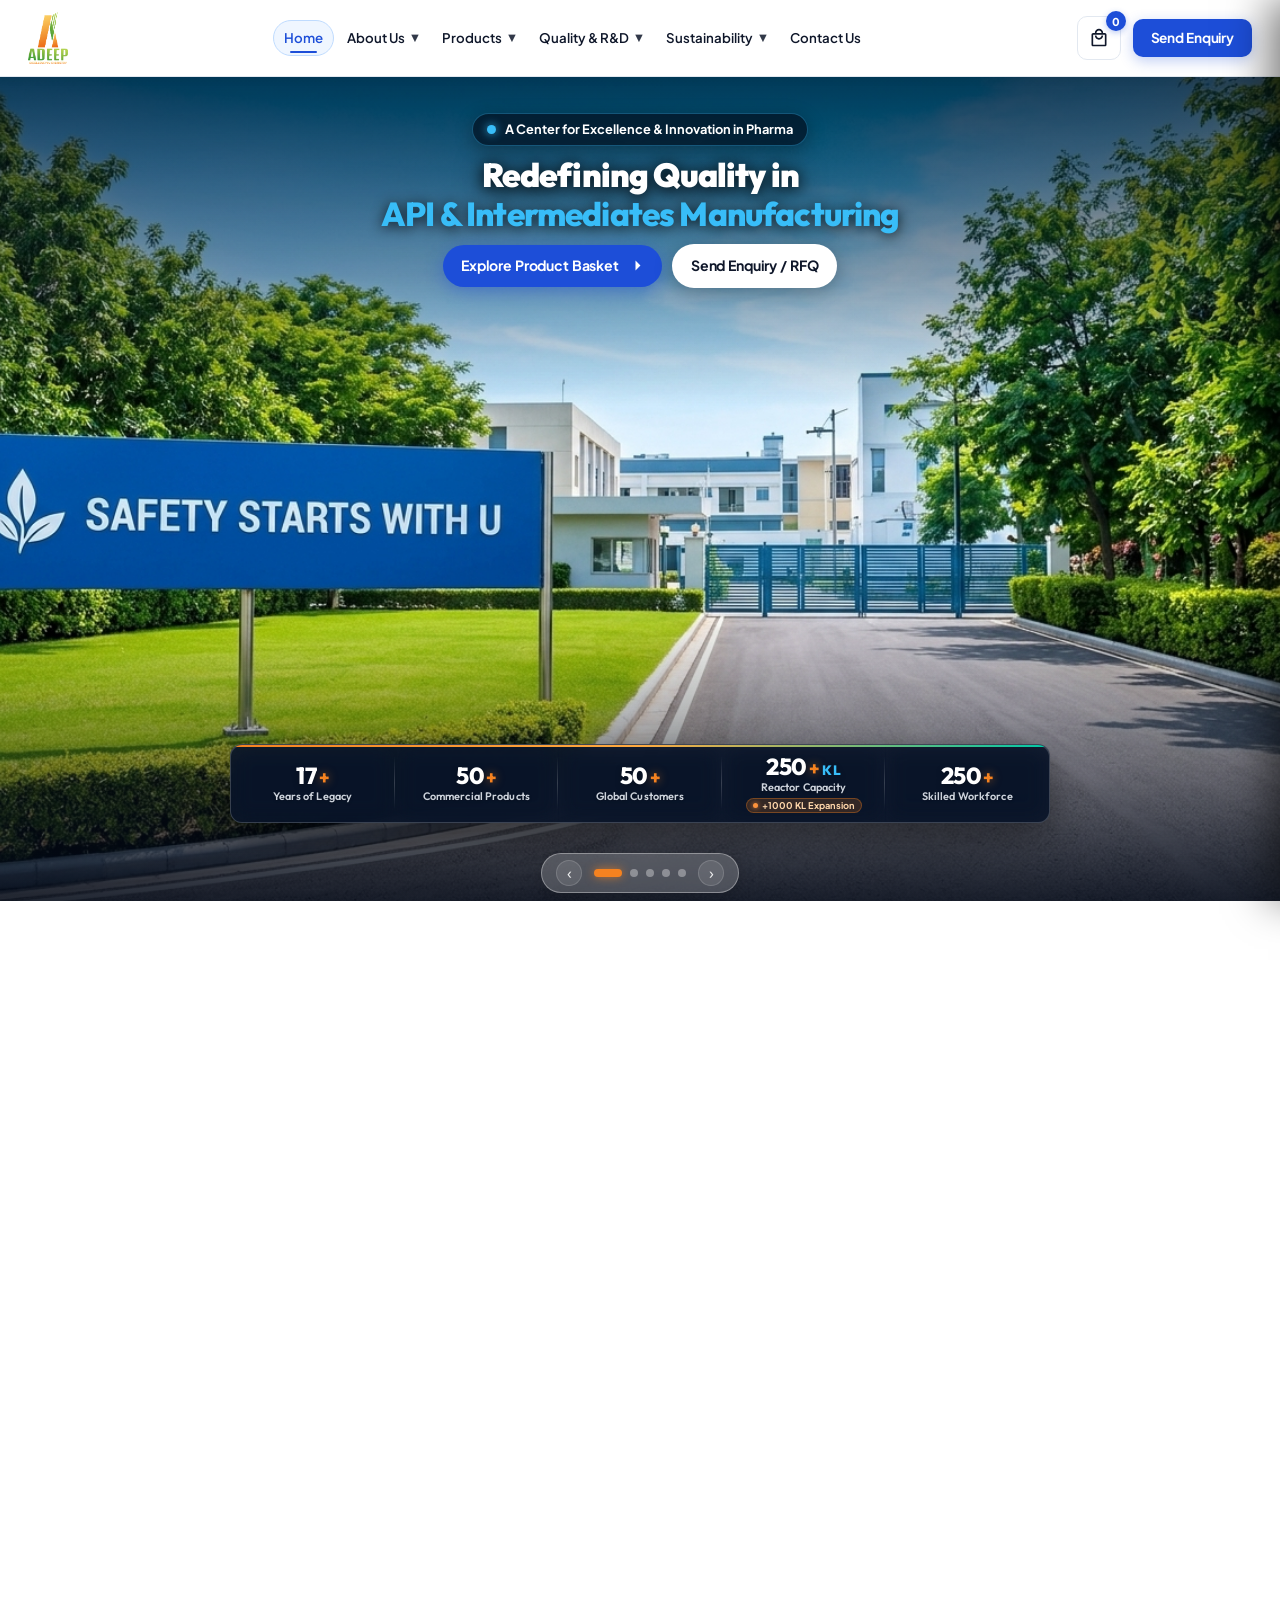
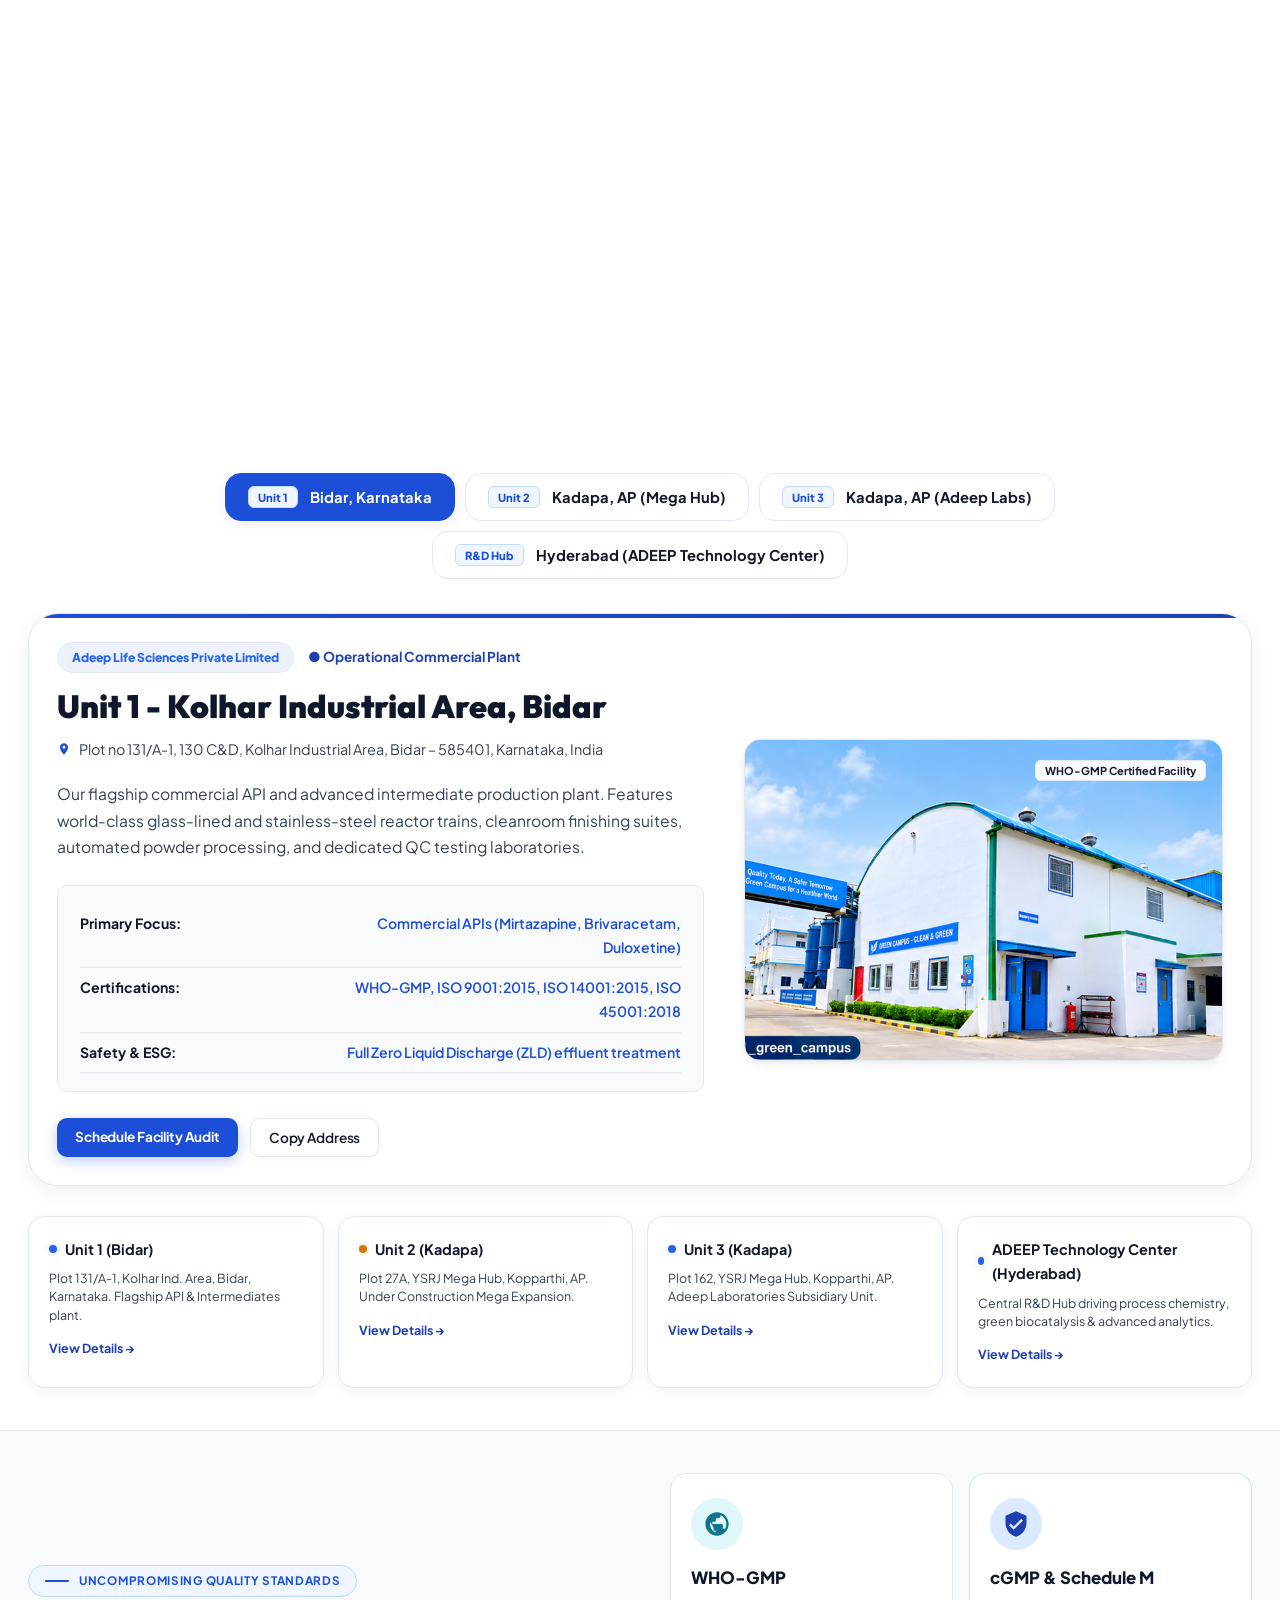
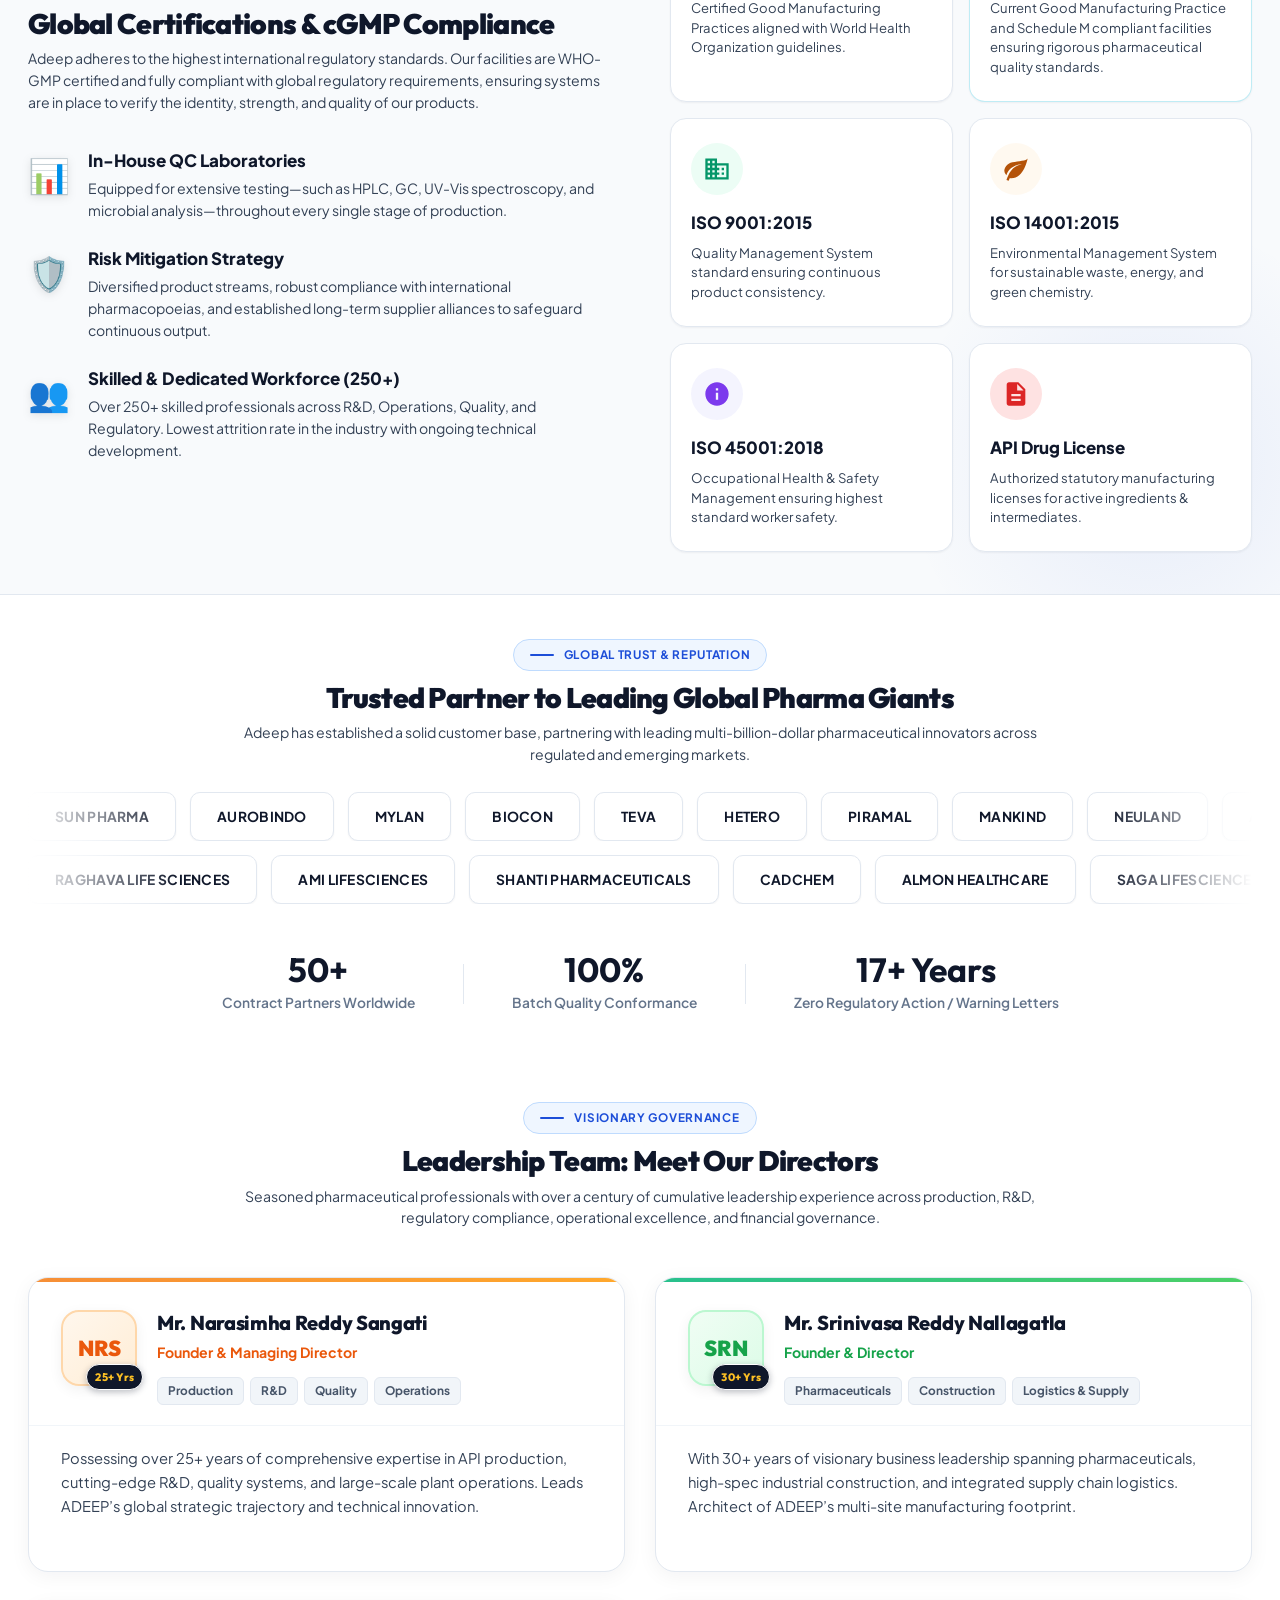
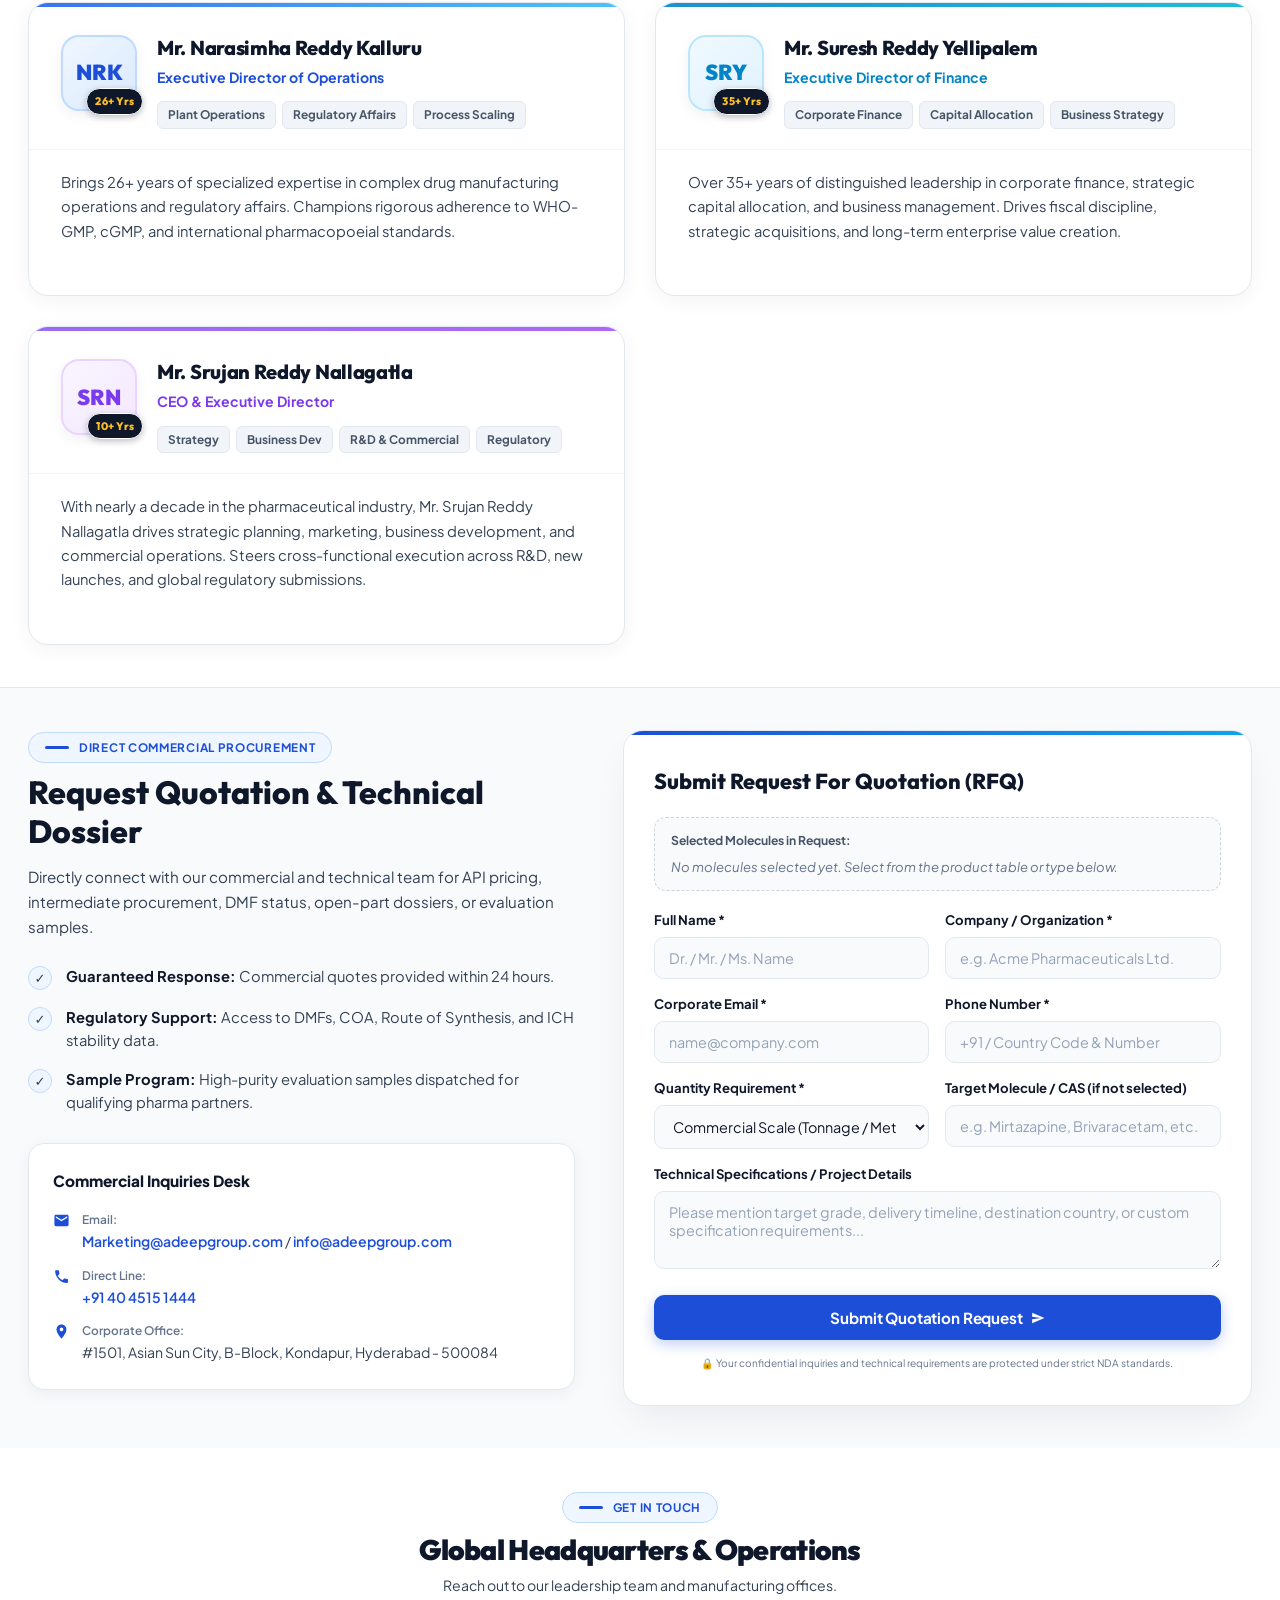
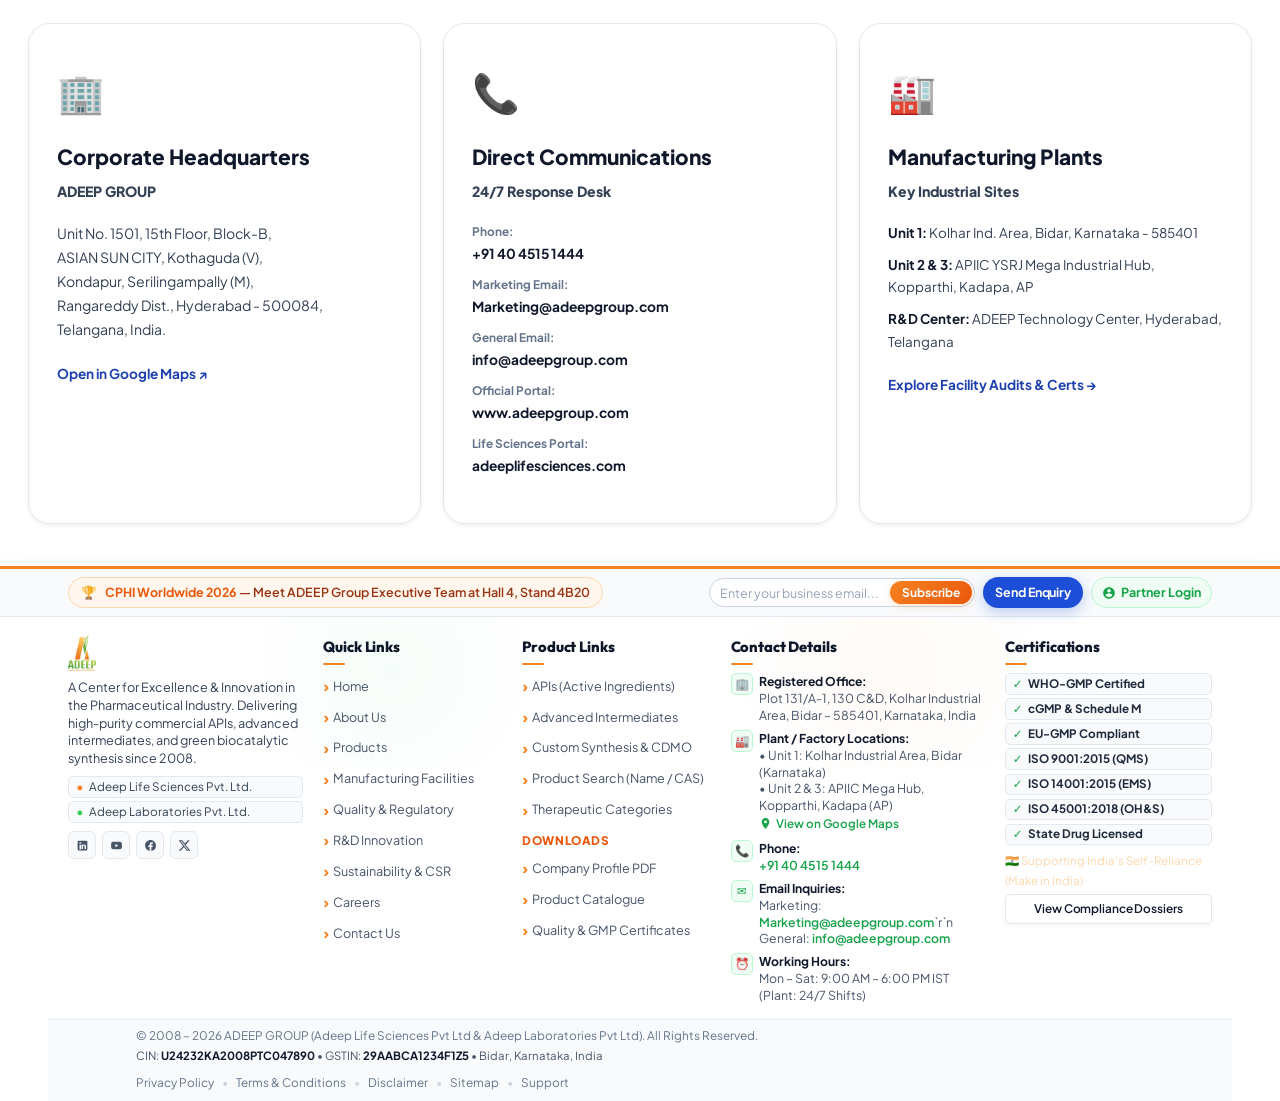
<file: news.html>
<!DOCTYPE html>
<html lang="en">
<head>
  <meta charset="UTF-8" />
  <meta http-equiv="refresh" content="0; url=index.html" />
  <script>window.location.replace("index.html");</script>
  <title>Redirecting to ADEEP GROUP...</title>
</head>
<body style="font-family:sans-serif; text-align:center; padding-top:100px;">
  <p>Redirecting to <a href="index.html">ADEEP GROUP Homepage</a>...</p>
</body>
</html>
</file>
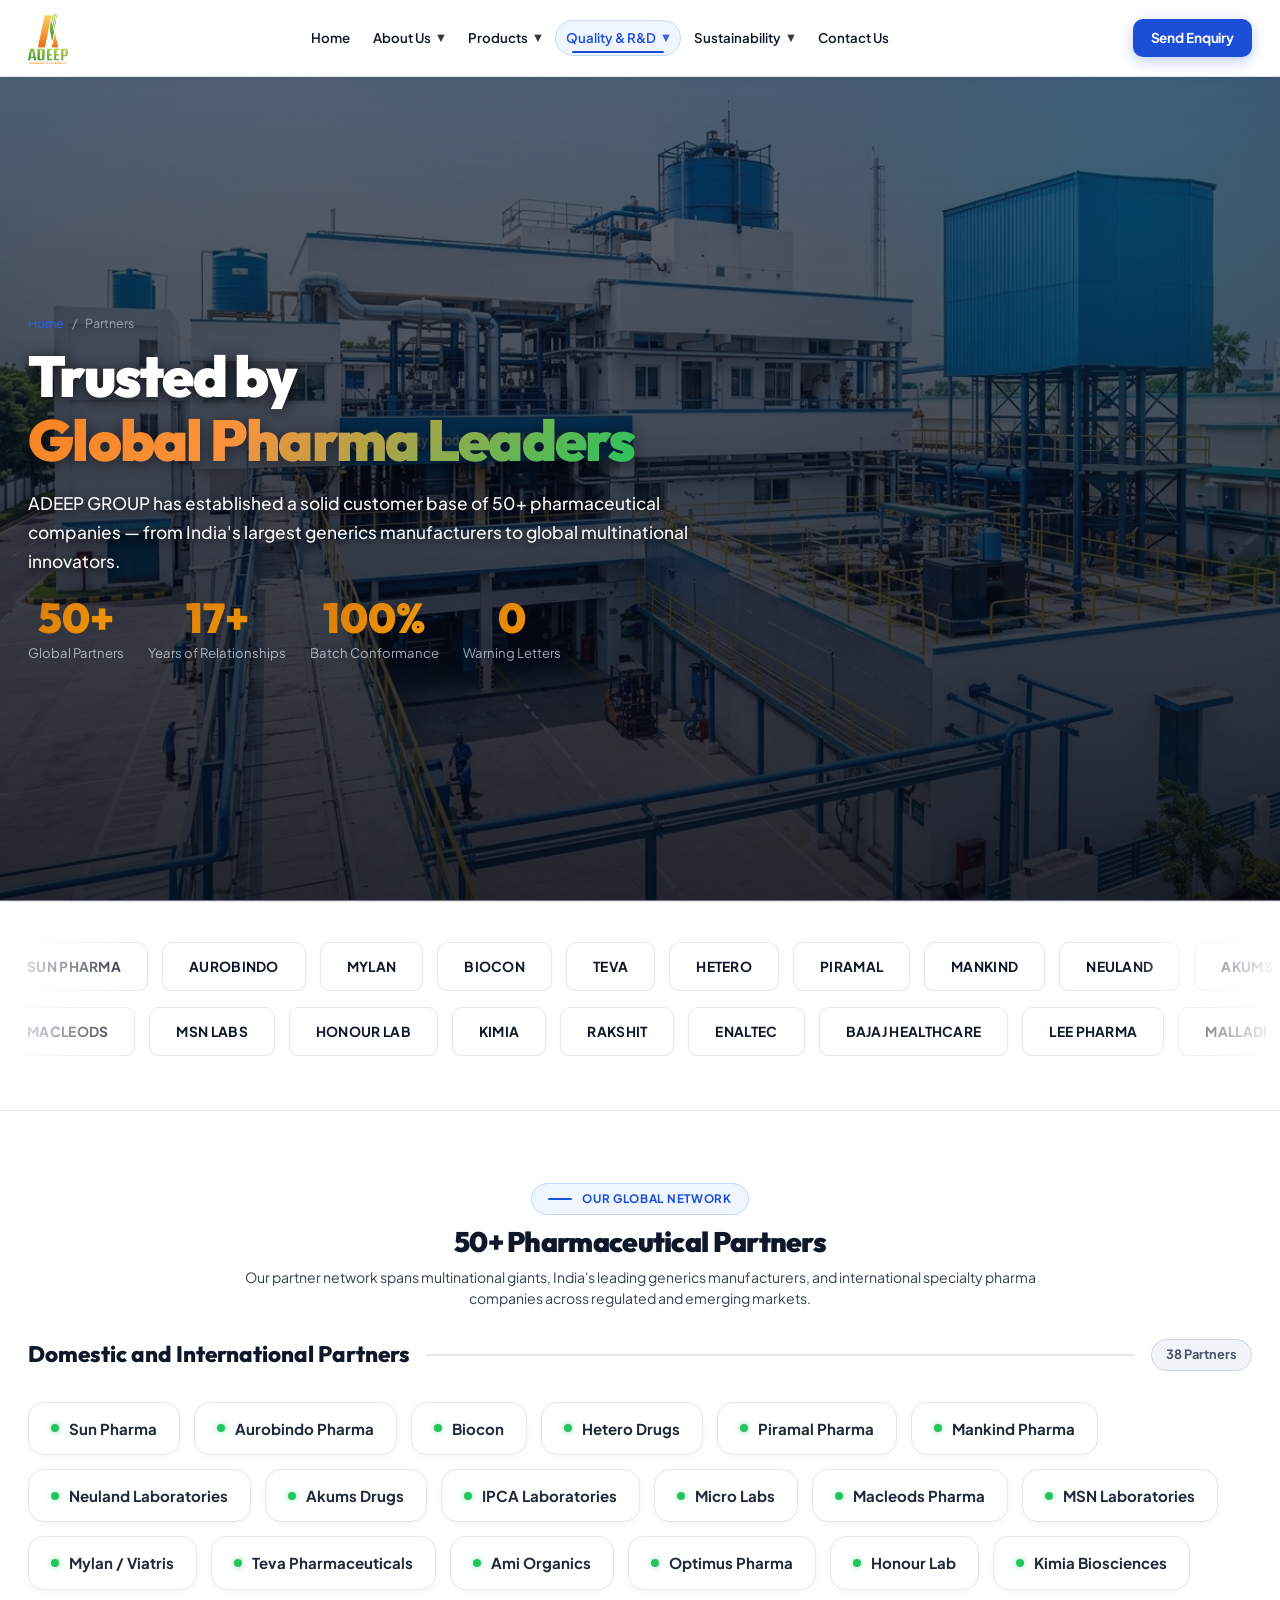
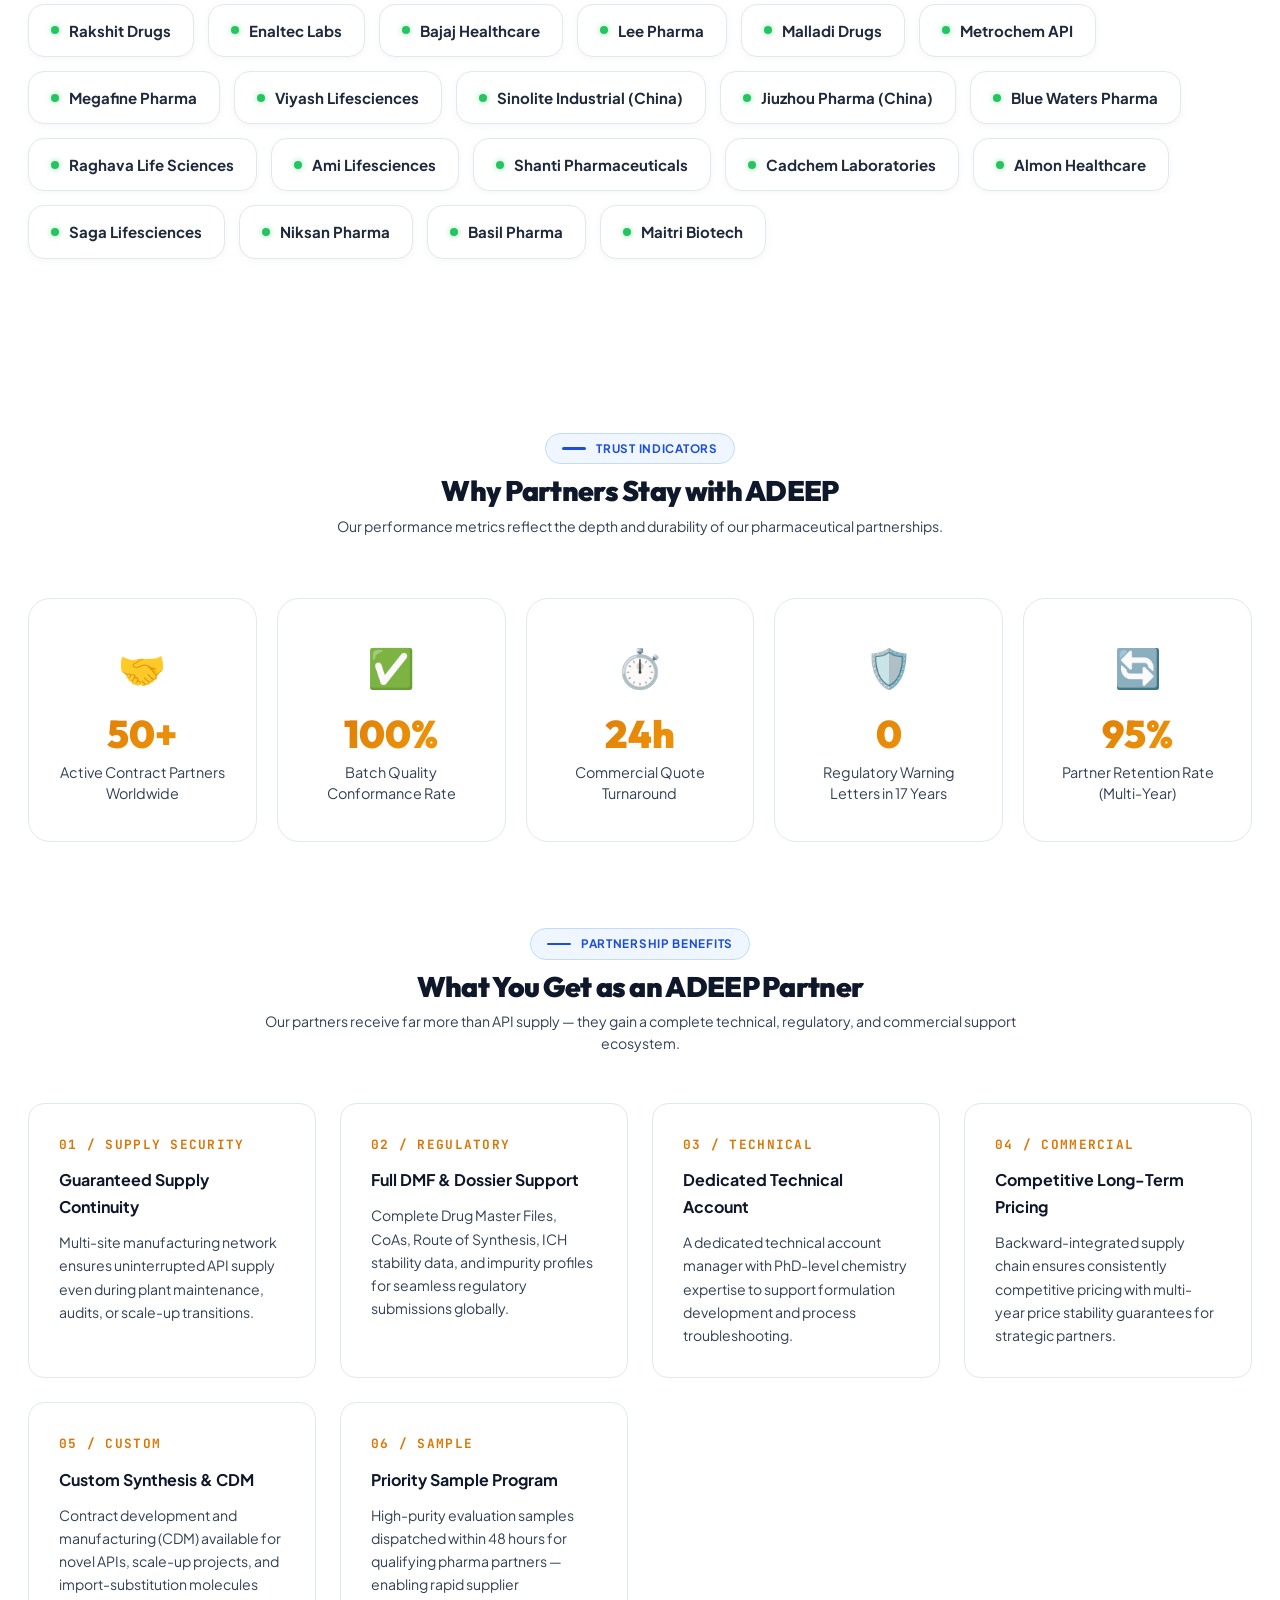
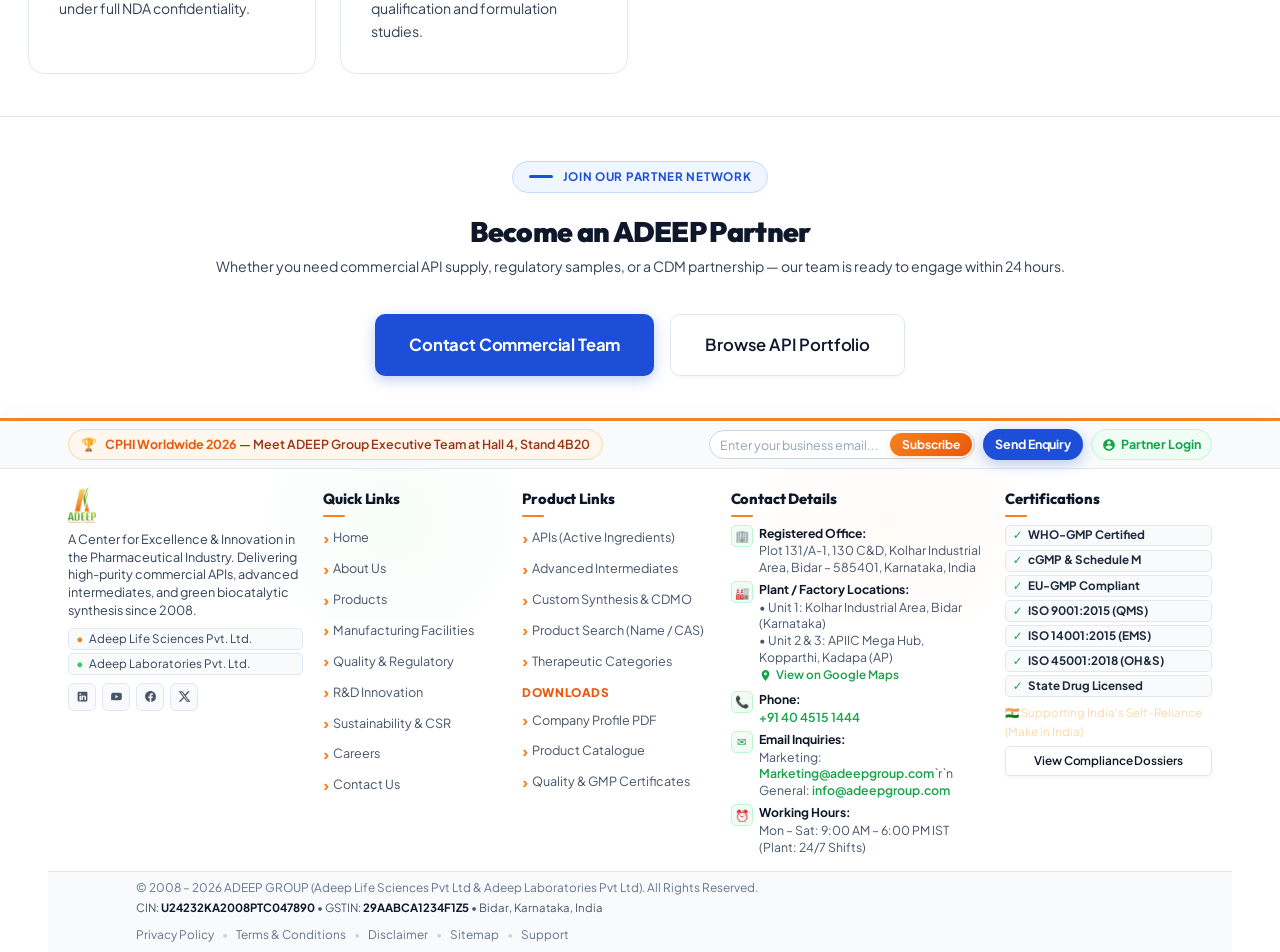
<file: partners.html>
﻿<!DOCTYPE html>
<html lang="en" data-theme="adeep-signature">
<head>
  <meta charset="UTF-8" />
  <meta name="viewport" content="width=device-width, initial-scale=1.0" />
  <title>Partners | ADEEP GROUP — Trusted by Global Pharma Leaders</title>
  <meta name="description" content="ADEEP GROUP partners with 50+ leading global pharmaceutical companies including Sun Pharma, Aurobindo, Mylan, Teva, Biocon and many more." />
  <link rel="preconnect" href="https://fonts.googleapis.com">
  <link rel="preconnect" href="https://fonts.gstatic.com" crossorigin>
  <link href="https://fonts.googleapis.com/css2?family=Plus+Jakarta+Sans:wght@300;400;500;600;700;800&family=Outfit:wght@400;500;600;700;800;900&family=JetBrains+Mono:wght@400;500;600&display=swap" rel="stylesheet">
  <link rel="icon" type="image/png" href="assets/adeep_emblem.png" />
  <link rel="stylesheet" href="styles.css?v=43.0" />
  <style>
    .page-hero { min-height: calc(100vh - 76px); height: calc(100vh - 76px); display: flex; align-items: center; position: relative; padding: 40px 0; overflow: hidden; background-size: cover; background-position: center; background: linear-gradient(180deg, rgba(7, 14, 30, 0.84) 0%, rgba(4, 7, 17, 0.94) 100%), url('assets/hero_boardroom.jpg') center/cover no-repeat; }
    .page-hero::before { content: ''; position: absolute; top: -180px; right: -180px; width: 650px; height: 650px; background: radial-gradient(circle, rgba(6,182,212,0.13) 0%, transparent 65%); pointer-events: none; animation: orbFloat 9s ease-in-out infinite alternate; }
    .page-hero-inner { position: relative; z-index: 2; }
    .breadcrumb { display: flex; align-items: center; gap: 8px; font-size: 0.82rem; color: rgba(203,213,225,0.65); margin-bottom: 20px; }
    .breadcrumb a { color: var(--teal-vivid); text-decoration: none; }
    .page-title { font-family: var(--font-heading); font-size: clamp(2.4rem, 5vw, 3.8rem); font-weight: 900; color: #fff; line-height: 1.1; margin-bottom: 20px; letter-spacing: -0.03em; }
    .page-title .accent { background: linear-gradient(135deg, #06b6d4, #3b82f6); -webkit-background-clip: text; -webkit-text-fill-color: transparent; background-clip: text; }
    .page-subtitle { font-size: 1.05rem; color: rgba(226,238,255,0.82); max-width: 620px; line-height: 1.7; margin-bottom: 32px; }
    .hero-stats { display: flex; flex-wrap: wrap; gap: 24px; }
    .hero-stat { text-align: center; }
    .hero-stat-val { font-family: var(--font-heading); font-size: 2.6rem; font-weight: 900; background: var(--grad-gold); -webkit-background-clip: text; -webkit-text-fill-color: transparent; background-clip: text; line-height: 1; }
    .hero-stat-lab { font-size: 0.82rem; color: rgba(226,238,255,0.7); margin-top: 4px; }

    /* Partner Pills Grid */
    .partners-section { padding: 70px 0; }
    .partner-category { margin-bottom: 60px; }
    .partner-cat-header { display: flex; align-items: center; gap: 16px; margin-bottom: 28px; }
    .partner-cat-title { font-family: var(--font-heading); font-size: 1.4rem; font-weight: 800; color: #0f172a; }
    .partner-cat-line { flex: 1; height: 1.5px; background: #e2e8f0; }
    .partner-cat-count { font-size: 0.8rem; font-weight: 700; color: #475569; background: #f1f5f9; padding: 4px 14px; border-radius: var(--r-full); border: 1px solid #cbd5e1; }
    .partners-pills { display: flex; flex-wrap: wrap; gap: 14px; }
    .partner-pill {
      display: flex; align-items: center; gap: 10px;
      padding: 13px 22px;
      background: #ffffff;
      border: 1.5px solid #e2e8f0;
      border-radius: var(--r-lg);
      transition: all 0.25s cubic-bezier(0.16, 1, 0.3, 1);
      cursor: default;
      box-shadow: 0 2px 8px rgba(15, 23, 42, 0.04);
    }
    .partner-pill:hover { border-color: #f58220; background: #fffaf5; transform: translateY(-3px); box-shadow: 0 8px 20px rgba(245, 130, 32, 0.12); }
    .partner-pill-dot { width: 8px; height: 8px; border-radius: 50%; background: #22c55e; flex-shrink: 0; box-shadow: 0 0 6px rgba(34, 197, 94, 0.45); }
    .partner-pill span { font-weight: 700; color: #1e293b; font-size: 0.94rem; }
    .partner-pill.flagship { border-color: rgba(245, 130, 32, 0.35); background: linear-gradient(135deg, #fff7ed 0%, #ffffff 100%); }
    .partner-pill.flagship .partner-pill-dot { background: #f58220; box-shadow: 0 0 8px rgba(245, 130, 32, 0.6); }
    .partner-pill.flagship span { color: #9a3412; font-weight: 800; }

    /* Trust Metrics */
    .trust-metrics { display: grid; grid-template-columns: repeat(auto-fit, minmax(220px, 1fr)); gap: 20px; margin-top: 60px; }
    .tm-card { background: var(--bg-card); border: 1px solid var(--border-card); border-radius: var(--r-xl); padding: 36px 28px; text-align: center; transition: var(--t); }
    .tm-card:hover { border-color: var(--border-card-hover); transform: translateY(-5px); box-shadow: var(--shadow-lg); }
    .tm-icon { font-size: 2.4rem; margin-bottom: 16px; }
    .tm-value { font-family: var(--font-heading); font-size: 2.4rem; font-weight: 900; background: var(--grad-gold); -webkit-background-clip: text; -webkit-text-fill-color: transparent; background-clip: text; margin-bottom: 8px; line-height: 1; }
    .tm-label { font-size: 0.9rem; color: var(--text-body); line-height: 1.5; }

    /* Partnership Value Prop */
    .value-props { display: grid; grid-template-columns: repeat(auto-fit, minmax(280px, 1fr)); gap: 24px; margin-top: 48px; }
    .vp-card { background: var(--bg-card); border: 1px solid var(--border-card); border-radius: var(--r-lg); padding: 30px; transition: var(--t); }
    .vp-card:hover { border-color: var(--border-card-hover); transform: translateY(-4px); }
    .vp-num { font-family: var(--font-mono); font-size: 0.8rem; font-weight: 700; color: var(--gold); text-transform: uppercase; letter-spacing: 0.1em; margin-bottom: 12px; }
    .vp-card h4 { font-weight: 700; color: #fff; margin-bottom: 10px; }
    .vp-card p { font-size: 0.88rem; color: var(--text-body); line-height: 1.65; }
  </style>
</head>
<body>
  <canvas id="particleCanvas"></canvas>
  <header class="site-header" id="mainHeader">
    <div class="container header-container">
      <a href="index.html" class="brand-logo"><img src="assets/adeep_logo.png" alt="ADEEP GROUP" class="logo-img" /></a>
            <nav class="nav-menu" id="navMenu">
        <a href="index.html" class="nav-link">Home</a>

        <div class="nav-item-dropdown">
          <a href="about.html" class="nav-link nav-dropdown-toggle">
            About Us <span class="dropdown-chevron">▼</span>
          </a>
          <div class="nav-dropdown-menu">
            <a href="about.html" class="dropdown-item">About ADEEP Group</a>
            <a href="leadership.html" class="dropdown-item">Leadership &amp; Board</a>
            <a href="facilities.html" class="dropdown-item">Manufacturing Facilities</a>
            <a href="careers.html" class="dropdown-item">Careers &amp; Culture</a>
          </div>
        </div>

        <div class="nav-item-dropdown">
          <a href="products.html" class="nav-link nav-dropdown-toggle">
            Products <span class="dropdown-chevron">▼</span>
          </a>
          <div class="nav-dropdown-menu">
            <a href="products.html" class="dropdown-item">All Products</a>
            <a href="products.html?category=commercial-api" class="dropdown-item">APIs (Active Ingredients)</a>
            <a href="products.html?category=intermediate" class="dropdown-item">Advanced Intermediates</a>
            <a href="products.html?category=custom-synthesis" class="dropdown-item">Custom Synthesis &amp; CDMO</a>
            <a href="products.html?category=pipeline-api" class="dropdown-item">R&amp;D Pipeline</a>
          </div>
        </div>

        <div class="nav-item-dropdown">
          <a href="quality.html" class="nav-link nav-dropdown-toggle active">
            Quality &amp; R&amp;D <span class="dropdown-chevron">▼</span>
          </a>
          <div class="nav-dropdown-menu">
            <a href="quality.html" class="dropdown-item">Quality &amp; Regulatory Assurance</a>
            <a href="rnd.html" class="dropdown-item">R&amp;D &amp; Green Biocatalysis</a>
            <a href="downloads.html" class="dropdown-item">Certificates &amp; DMF Downloads</a>
            <a href="partners.html" class="dropdown-item active">Global CDMO &amp; Partnerships</a>
          </div>
        </div>

        <div class="nav-item-dropdown">
          <a href="sustainability.html" class="nav-link nav-dropdown-toggle">
            Sustainability <span class="dropdown-chevron">▼</span>
          </a>
          <div class="nav-dropdown-menu">
            <a href="sustainability.html" class="dropdown-item">Sustainability &amp; ESG Overview</a>
            <a href="hsg.html" class="dropdown-item">Health, Safety &amp; Governance (HSG)</a>
          </div>
        </div>

        <a href="contact.html" class="nav-link">Contact Us</a>
      </nav>
      <div class="header-actions">
        <a href="contact.html" class="btn btn-primary btn-sm header-cta">Send Enquiry</a>
        <button class="mobile-toggle" id="mobileToggle"><span></span><span></span><span></span></button>
      </div>
    </div>
  </header>

  <section class="page-hero">
    <div class="container page-hero-inner">
      <div class="breadcrumb"><a href="index.html">Home</a><span>/</span><span>Partners</span></div>
      <h1 class="page-title">Trusted by<br /><span class="accent">Global Pharma Leaders</span></h1>
      <p class="page-subtitle">ADEEP GROUP has established a solid customer base of 50+ pharmaceutical companies — from India's largest generics manufacturers to global multinational innovators.</p>
      <div class="hero-stats">
        <div class="hero-stat"><div class="hero-stat-val">50+</div><div class="hero-stat-lab">Global Partners</div></div>
        <div class="hero-stat"><div class="hero-stat-val">17+</div><div class="hero-stat-lab">Years of Relationships</div></div>
        <div class="hero-stat"><div class="hero-stat-val">100%</div><div class="hero-stat-lab">Batch Conformance</div></div>
        <div class="hero-stat"><div class="hero-stat-val">0</div><div class="hero-stat-lab">Warning Letters</div></div>
      </div>
    </div>
  </section>

  <!-- Infinite Marquees -->
  <div style="padding:40px 0;overflow:hidden;border-top:1px solid var(--border-card);border-bottom:1px solid var(--border-card);">
    <div class="client-marquee-wrapper">
      <div class="client-marquee-track">
        <div class="client-pill"><strong>SUN PHARMA</strong></div><div class="client-pill"><strong>AUROBINDO</strong></div><div class="client-pill"><strong>MYLAN</strong></div><div class="client-pill"><strong>BIOCON</strong></div><div class="client-pill"><strong>TEVA</strong></div><div class="client-pill"><strong>HETERO</strong></div><div class="client-pill"><strong>PIRAMAL</strong></div><div class="client-pill"><strong>MANKIND</strong></div><div class="client-pill"><strong>NEULAND</strong></div><div class="client-pill"><strong>AKUMS</strong></div><div class="client-pill"><strong>AMI ORGANICS</strong></div><div class="client-pill"><strong>OPTIMUS</strong></div><div class="client-pill"><strong>IPCA LABS</strong></div><div class="client-pill"><strong>MICRO LABS</strong></div>
        <div class="client-pill"><strong>SUN PHARMA</strong></div><div class="client-pill"><strong>AUROBINDO</strong></div><div class="client-pill"><strong>MYLAN</strong></div><div class="client-pill"><strong>BIOCON</strong></div><div class="client-pill"><strong>TEVA</strong></div><div class="client-pill"><strong>HETERO</strong></div><div class="client-pill"><strong>PIRAMAL</strong></div><div class="client-pill"><strong>MANKIND</strong></div>
      </div>
    </div>
    <div class="client-marquee-wrapper client-marquee-reverse" style="margin-top:16px;">
      <div class="client-marquee-track-reverse">
        <div class="client-pill"><strong>MACLEODS</strong></div><div class="client-pill"><strong>MSN LABS</strong></div><div class="client-pill"><strong>HONOUR LAB</strong></div><div class="client-pill"><strong>KIMIA</strong></div><div class="client-pill"><strong>RAKSHIT</strong></div><div class="client-pill"><strong>ENALTEC</strong></div><div class="client-pill"><strong>BAJAJ HEALTHCARE</strong></div><div class="client-pill"><strong>LEE PHARMA</strong></div><div class="client-pill"><strong>MALLADI</strong></div><div class="client-pill"><strong>METROCHEM</strong></div><div class="client-pill"><strong>VIYASH</strong></div><div class="client-pill"><strong>MAITRI</strong></div><div class="client-pill"><strong>MEGAFINE</strong></div><div class="client-pill"><strong>SINOLITE</strong></div>
        <div class="client-pill"><strong>MACLEODS</strong></div><div class="client-pill"><strong>MSN LABS</strong></div><div class="client-pill"><strong>HONOUR LAB</strong></div><div class="client-pill"><strong>KIMIA</strong></div><div class="client-pill"><strong>RAKSHIT</strong></div><div class="client-pill"><strong>ENALTEC</strong></div><div class="client-pill"><strong>BAJAJ HEALTHCARE</strong></div><div class="client-pill"><strong>LEE PHARMA</strong></div>
      </div>
    </div>
  </div>

  <section class="partners-section">
    <div class="container">
      <div class="section-header-centered">
        <span class="section-tag">OUR GLOBAL NETWORK</span>
        <h2 class="section-title">50+ Pharmaceutical Partners</h2>
        <p class="section-desc">Our partner network spans multinational giants, India's leading generics manufacturers, and international specialty pharma companies across regulated and emerging markets.</p>
      </div>

      <!-- Domestic and International Partners -->
      <div class="partner-category">
        <div class="partner-cat-header">
          <div class="partner-cat-title">Domestic and International Partners</div>
          <div class="partner-cat-line"></div>
          <div class="partner-cat-count">38 Partners</div>
        </div>
        <div class="partners-pills">
          <div class="partner-pill"><div class="partner-pill-dot"></div><span>Sun Pharma</span></div>
          <div class="partner-pill"><div class="partner-pill-dot"></div><span>Aurobindo Pharma</span></div>
          <div class="partner-pill"><div class="partner-pill-dot"></div><span>Biocon</span></div>
          <div class="partner-pill"><div class="partner-pill-dot"></div><span>Hetero Drugs</span></div>
          <div class="partner-pill"><div class="partner-pill-dot"></div><span>Piramal Pharma</span></div>
          <div class="partner-pill"><div class="partner-pill-dot"></div><span>Mankind Pharma</span></div>
          <div class="partner-pill"><div class="partner-pill-dot"></div><span>Neuland Laboratories</span></div>
          <div class="partner-pill"><div class="partner-pill-dot"></div><span>Akums Drugs</span></div>
          <div class="partner-pill"><div class="partner-pill-dot"></div><span>IPCA Laboratories</span></div>
          <div class="partner-pill"><div class="partner-pill-dot"></div><span>Micro Labs</span></div>
          <div class="partner-pill"><div class="partner-pill-dot"></div><span>Macleods Pharma</span></div>
          <div class="partner-pill"><div class="partner-pill-dot"></div><span>MSN Laboratories</span></div>
          <div class="partner-pill"><div class="partner-pill-dot"></div><span>Mylan / Viatris</span></div>
          <div class="partner-pill"><div class="partner-pill-dot"></div><span>Teva Pharmaceuticals</span></div>
          <div class="partner-pill"><div class="partner-pill-dot"></div><span>Ami Organics</span></div>
          <div class="partner-pill"><div class="partner-pill-dot"></div><span>Optimus Pharma</span></div>
          <div class="partner-pill"><div class="partner-pill-dot"></div><span>Honour Lab</span></div>
          <div class="partner-pill"><div class="partner-pill-dot"></div><span>Kimia Biosciences</span></div>
          <div class="partner-pill"><div class="partner-pill-dot"></div><span>Rakshit Drugs</span></div>
          <div class="partner-pill"><div class="partner-pill-dot"></div><span>Enaltec Labs</span></div>
          <div class="partner-pill"><div class="partner-pill-dot"></div><span>Bajaj Healthcare</span></div>
          <div class="partner-pill"><div class="partner-pill-dot"></div><span>Lee Pharma</span></div>
          <div class="partner-pill"><div class="partner-pill-dot"></div><span>Malladi Drugs</span></div>
          <div class="partner-pill"><div class="partner-pill-dot"></div><span>Metrochem API</span></div>
          <div class="partner-pill"><div class="partner-pill-dot"></div><span>Megafine Pharma</span></div>
          <div class="partner-pill"><div class="partner-pill-dot"></div><span>Viyash Lifesciences</span></div>
          <div class="partner-pill"><div class="partner-pill-dot"></div><span>Sinolite Industrial (China)</span></div>
          <div class="partner-pill"><div class="partner-pill-dot"></div><span>Jiuzhou Pharma (China)</span></div>
          <div class="partner-pill"><div class="partner-pill-dot"></div><span>Blue Waters Pharma</span></div>
          <div class="partner-pill"><div class="partner-pill-dot"></div><span>Raghava Life Sciences</span></div>
          <div class="partner-pill"><div class="partner-pill-dot"></div><span>Ami Lifesciences</span></div>
          <div class="partner-pill"><div class="partner-pill-dot"></div><span>Shanti Pharmaceuticals</span></div>
          <div class="partner-pill"><div class="partner-pill-dot"></div><span>Cadchem Laboratories</span></div>
          <div class="partner-pill"><div class="partner-pill-dot"></div><span>Almon Healthcare</span></div>
          <div class="partner-pill"><div class="partner-pill-dot"></div><span>Saga Lifesciences</span></div>
          <div class="partner-pill"><div class="partner-pill-dot"></div><span>Niksan Pharma</span></div>
          <div class="partner-pill"><div class="partner-pill-dot"></div><span>Basil Pharma</span></div>
          <div class="partner-pill"><div class="partner-pill-dot"></div><span>Maitri Biotech</span></div>
        </div>
      </div>
    </div>
  </section>

  <!-- Trust Metrics -->
  <section class="section" style="background:var(--bg-surface);padding:70px 0;">
    <div class="container">
      <div class="section-header-centered">
        <span class="section-tag">TRUST INDICATORS</span>
        <h2 class="section-title">Why Partners Stay with ADEEP</h2>
        <p class="section-desc">Our performance metrics reflect the depth and durability of our pharmaceutical partnerships.</p>
      </div>
      <div class="trust-metrics">
        <div class="tm-card"><div class="tm-icon">🤝</div><div class="tm-value">50+</div><div class="tm-label">Active Contract Partners Worldwide</div></div>
        <div class="tm-card"><div class="tm-icon">✅</div><div class="tm-value">100%</div><div class="tm-label">Batch Quality Conformance Rate</div></div>
        <div class="tm-card"><div class="tm-icon">⏱️</div><div class="tm-value">24h</div><div class="tm-label">Commercial Quote Turnaround</div></div>
        <div class="tm-card"><div class="tm-icon">🛡️</div><div class="tm-value">0</div><div class="tm-label">Regulatory Warning Letters in 17 Years</div></div>
        <div class="tm-card"><div class="tm-icon">🔄</div><div class="tm-value">95%</div><div class="tm-label">Partner Retention Rate (Multi-Year)</div></div>
      </div>
    </div>
  </section>

  <!-- Partnership Value Props -->
  <section class="section">
    <div class="container">
      <div class="section-header-centered">
        <span class="section-tag">PARTNERSHIP BENEFITS</span>
        <h2 class="section-title">What You Get as an ADEEP Partner</h2>
        <p class="section-desc">Our partners receive far more than API supply — they gain a complete technical, regulatory, and commercial support ecosystem.</p>
      </div>
      <div class="value-props">
        <div class="vp-card"><div class="vp-num">01 / SUPPLY SECURITY</div><h4>Guaranteed Supply Continuity</h4><p>Multi-site manufacturing network ensures uninterrupted API supply even during plant maintenance, audits, or scale-up transitions.</p></div>
        <div class="vp-card"><div class="vp-num">02 / REGULATORY</div><h4>Full DMF &amp; Dossier Support</h4><p>Complete Drug Master Files, CoAs, Route of Synthesis, ICH stability data, and impurity profiles for seamless regulatory submissions globally.</p></div>
        <div class="vp-card"><div class="vp-num">03 / TECHNICAL</div><h4>Dedicated Technical Account</h4><p>A dedicated technical account manager with PhD-level chemistry expertise to support formulation development and process troubleshooting.</p></div>
        <div class="vp-card"><div class="vp-num">04 / COMMERCIAL</div><h4>Competitive Long-Term Pricing</h4><p>Backward-integrated supply chain ensures consistently competitive pricing with multi-year price stability guarantees for strategic partners.</p></div>
        <div class="vp-card"><div class="vp-num">05 / CUSTOM</div><h4>Custom Synthesis &amp; CDM</h4><p>Contract development and manufacturing (CDM) available for novel APIs, scale-up projects, and import-substitution molecules under full NDA confidentiality.</p></div>
        <div class="vp-card"><div class="vp-num">06 / SAMPLE</div><h4>Priority Sample Program</h4><p>High-purity evaluation samples dispatched within 48 hours for qualifying pharma partners — enabling rapid supplier qualification and formulation studies.</p></div>
      </div>
    </div>
  </section>

  <section class="section" style="padding:70px 0;background:linear-gradient(135deg,rgba(3,5,16,0.98) 0%,rgba(8,16,38,0.95) 100%);border-top:1px solid var(--border-card);">
    <div class="container" style="text-align:center;">
      <span class="section-tag">JOIN OUR PARTNER NETWORK</span>
      <h2 class="section-title" style="margin-top:12px;">Become an ADEEP Partner</h2>
      <p class="section-desc" style="margin:0 auto 36px;">Whether you need commercial API supply, regulatory samples, or a CDM partnership — our team is ready to engage within 24 hours.</p>
      <div style="display:flex;gap:16px;justify-content:center;flex-wrap:wrap;">
        <a href="contact.html" class="btn btn-primary btn-lg">Contact Commercial Team</a>
        <a href="products.html" class="btn btn-outline btn-lg">Browse API Portfolio</a>
      </div>
    </div>
  </section>

  <!-- Global Master Footer -->
  <footer class="site-footer">
    <!-- Top Ribbon: Exhibition Announcement & Newsletter Signup -->
    <div class="footer-top-ribbon">
      <div class="container ftr-container">
        <div class="ftr-event-chip">
          <span>🏆</span>
          <span><strong>CPHI Worldwide 2026</strong> — Meet ADEEP Group Executive Team at Hall 4, Stand 4B20</span>
        </div>
        <div class="ftr-actions">
          <form class="ftr-newsletter-form" onsubmit="event.preventDefault(); showToast('Subscribed to ADEEP Molecule Pipeline Updates!');">
            <input type="email" placeholder="Enter your business email..." required aria-label="Business Email" />
            <button type="submit">Subscribe</button>
          </form>
          <a href="contact.html" class="btn btn-sm btn-primary" style="padding: 8px 16px; font-size: 0.82rem;">Send Enquiry</a>
          <a href="contact.html" class="ftr-login-link">
            <svg viewBox="0 0 24 24" width="14" height="14" fill="currentColor"><path d="M12 2C6.48 2 2 6.48 2 12s4.48 10 10 10 10-4.48 10-10S17.52 2 12 2zm0 3c1.66 0 3 1.34 3 3s-1.34 3-3 3-3-1.34-3-3 1.34-3 3-3zm0 14.2c-2.5 0-4.71-1.28-6-3.22.03-1.99 4-3.08 6-3.08 1.99 0 5.97 1.09 6 3.08-1.29 1.94-3.5 3.22-6 3.22z"/></svg>
            <span>Partner Login</span>
          </a>
        </div>
      </div>
    </div>

    <!-- Main 5-Column Content Grid -->
    <div class="container footer-main-grid">
      <!-- 1. Company Info -->
      <div class="footer-col brand-col">
        <img src="assets/adeep_logo.png" alt="ADEEP GROUP" class="footer-brand-logo" />
        <p class="footer-desc">
          A Center for Excellence &amp; Innovation in the Pharmaceutical Industry. Delivering high-purity commercial APIs, advanced intermediates, and green biocatalytic synthesis since 2008.
        </p>
        <div class="footer-entities">
          <span><strong style="color: #f58220;">•</strong> Adeep Life Sciences Pvt. Ltd.</span>
          <span><strong style="color: #38cb56;">•</strong> Adeep Laboratories Pvt. Ltd.</span>
        </div>
        <div class="footer-social-row">
          <a href="https://linkedin.com" target="_blank" rel="noopener noreferrer" class="footer-social-btn" aria-label="LinkedIn" title="LinkedIn">
            <svg viewBox="0 0 24 24"><path d="M19 3a2 2 0 0 1 2 2v14a2 2 0 0 1-2 2H5a2 2 0 0 1-2-2V5a2 2 0 0 1 2-2h14m-.5 15.5v-5.3a3.26 3.26 0 0 0-3.26-3.26c-.85 0-1.84.52-2.28 1.3v-1.11h-2.79v8.37h2.79v-4.93c0-.77.62-1.4 1.39-1.4a1.4 1.4 0 0 1 1.4 1.4v4.93h2.75M6.46 10.9v8.37H9.2V10.9H6.46M7.83 6.2a1.66 1.66 0 0 0-1.66 1.66c0 .92.74 1.66 1.66 1.66.92 0 1.66-.74 1.66-1.66 0-.92-.74-1.66-1.66-1.66Z"/></svg>
          </a>
          <a href="https://youtube.com" target="_blank" rel="noopener noreferrer" class="footer-social-btn" aria-label="YouTube" title="YouTube">
            <svg viewBox="0 0 24 24"><path d="M10 15l5.19-3L10 9v6m11.56-7.83c.13.47.22 1.1.28 1.9.07.8.1 1.49.1 2.09L22 12c0 2.19-.16 3.8-.44 4.83-.25.9-.83 1.48-1.73 1.73-.47.13-1.33.22-2.65.28-1.3.07-2.49.1-3.59.1L12 19c-4.19 0-6.8-.16-7.83-.44-.9-.25-1.48-.83-1.73 1.73-.13-.47-.22-1.1-.28-1.9-.07-.8-.1-1.49-.1-2.09L2 12c0-2.19.16-3.8.44-4.83.25-.9.83-1.48 1.73-1.73.47-.13 1.33-.22 2.65-.28 1.3-.07 2.49-.1 3.59-.1L12 5c4.19 0 6.8.16 7.83.44.9.25 1.48.83 1.73 1.73Z"/></svg>
          </a>
          <a href="https://facebook.com" target="_blank" rel="noopener noreferrer" class="footer-social-btn" aria-label="Facebook" title="Facebook">
            <svg viewBox="0 0 24 24"><path d="M12 2.04C6.5 2.04 2 6.53 2 12.06C2 17.06 5.66 21.21 10.44 21.96V14.96H7.9V12.06H10.44V9.85C10.44 7.34 11.93 5.96 14.22 5.96C15.31 5.96 16.45 6.15 16.45 6.15V8.62H15.19C13.95 8.62 13.56 9.39 13.56 10.18V12.06H16.34L15.89 14.96H13.56V21.96A10 10 0 0 0 22 12.06C22 6.53 17.5 2.04 12 2.04Z"/></svg>
          </a>
          <a href="https://x.com" target="_blank" rel="noopener noreferrer" class="footer-social-btn" aria-label="X (Twitter)" title="X (Twitter)">
            <svg viewBox="0 0 24 24"><path d="M18.244 2.25h3.308l-7.227 8.26 8.502 11.24H16.17l-5.214-6.817L4.99 21.75H1.68l7.73-8.835L1.254 2.25H8.08l4.713 6.231zm-1.161 17.52h1.833L7.084 4.126H5.117z"/></svg>
          </a>
        </div>
      </div>

      <!-- 2. Quick Links -->
      <div class="footer-col">
        <h4>Quick Links</h4>
        <ul class="footer-nav-list">
          <li><a href="index.html">Home</a></li>
          <li><a href="about.html">About Us</a></li>
          <li><a href="products.html">Products</a></li>
          <li><a href="facilities.html">Manufacturing Facilities</a></li>
          <li><a href="quality.html">Quality &amp; Regulatory</a></li>
          <li><a href="rnd.html">R&amp;D Innovation</a></li>
          <li><a href="sustainability.html">Sustainability &amp; CSR</a></li>
          <li><a href="careers.html">Careers</a></li>
          <li><a href="contact.html">Contact Us</a></li>
        </ul>
      </div>

      <!-- 3. Product Links & Downloads -->
      <div class="footer-col">
        <h4>Product Links</h4>
        <ul class="footer-nav-list">
          <li><a href="products.html?category=commercial-api">APIs (Active Ingredients)</a></li>
          <li><a href="products.html?category=intermediate">Advanced Intermediates</a></li>
          <li><a href="products.html?category=custom-synthesis">Custom Synthesis &amp; CDMO</a></li>
          <li><a href="products.html#products">Product Search (Name / CAS)</a></li>
          <li><a href="products.html#categories">Therapeutic Categories</a></li>
        </ul>

        <div class="footer-sub-heading">Downloads</div>
        <ul class="footer-nav-list">
          <li><a href="downloads.html#profile">Company Profile PDF</a></li>
          <li><a href="downloads.html#catalogue">Product Catalogue</a></li>
          <li><a href="downloads.html#certificates">Quality &amp; GMP Certificates</a></li>
        </ul>
      </div>

      <!-- 4. Contact Details -->
      <div class="footer-col">
        <h4>Contact Details</h4>
        <div class="footer-contact-items">
          <div class="fci-item">
            <div class="fci-icon">🏢</div>
            <div class="fci-content">
              <strong>Registered Office:</strong>
              <span>Plot 131/A-1, 130 C&amp;D, Kolhar Industrial Area, Bidar – 585401, Karnataka, India</span>
            </div>
          </div>
          <div class="fci-item">
            <div class="fci-icon">🏭</div>
            <div class="fci-content">
              <strong>Plant / Factory Locations:</strong>
              <span>• Unit 1: Kolhar Industrial Area, Bidar (Karnataka)<br />• Unit 2 &amp; 3: APIIC Mega Hub, Kopparthi, Kadapa (AP)</span>
              <a href="https://maps.google.com/?q=Kolhar+Industrial+Area+Bidar" target="_blank" rel="noopener noreferrer" class="fci-map-link">
                <svg viewBox="0 0 24 24" width="13" height="13" fill="currentColor"><path d="M12 2C8.13 2 5 5.13 5 9c0 5.25 7 13 7 13s7-7.75 7-13c0-3.87-3.13-7-7-7zm0 9.5a2.5 2.5 0 0 1 0-5 2.5 2.5 0 0 1 0 5z"/></svg>
                <span>View on Google Maps</span>
              </a>
            </div>
          </div>
          <div class="fci-item">
            <div class="fci-icon">📞</div>
            <div class="fci-content">
              <strong>Phone:</strong>
              <a href="tel:+914045151444">+91 40 4515 1444</a>
            </div>
          </div>
          <div class="fci-item">
            <div class="fci-icon">✉️</div>
            <div class="fci-content">
              <strong>Email Inquiries:</strong>
              <span>Marketing: <a href="mailto:Marketing@adeepgroup.com">Marketing@adeepgroup.com</a></span>`r`n              <span>General: <a href="mailto:info@adeepgroup.com">info@adeepgroup.com</a></span>
            </div>
          </div>
          <div class="fci-item">
            <div class="fci-icon">⏰</div>
            <div class="fci-content">
              <strong>Working Hours:</strong>
              <span>Mon – Sat: 9:00 AM – 6:00 PM IST (Plant: 24/7 Shifts)</span>
            </div>
          </div>
        </div>
      </div>

      <!-- 5. Certifications & Accreditations -->
      <div class="footer-col">
        <h4>Certifications</h4>
        <div class="footer-certs-grid">
          <div class="fc-pill"><span class="fcp-check">✓</span><span>WHO-GMP Certified</span></div>
          <div class="fc-pill"><span class="fcp-check">✓</span><span>cGMP &amp; Schedule M</span></div>
          <div class="fc-pill"><span class="fcp-check">✓</span><span>EU-GMP Compliant</span></div>
          <div class="fc-pill"><span class="fcp-check">✓</span><span>ISO 9001:2015 (QMS)</span></div>
          <div class="fc-pill"><span class="fcp-check">✓</span><span>ISO 14001:2015 (EMS)</span></div>
          <div class="fc-pill"><span class="fcp-check">✓</span><span>ISO 45001:2018 (OH&amp;S)</span></div>
          <div class="fc-pill"><span class="fcp-check">✓</span><span>State Drug Licensed</span></div>
        </div>
        <div class="footer-cta-box">
          <div class="make-in-india-badge" style="margin-bottom: 12px; font-size: 0.8rem; color: #fed7aa;">
            <span>🇮🇳 Supporting India's Self-Reliance (Make in India)</span>
          </div>
          <a href="quality.html" class="btn btn-outline btn-sm btn-block" style="text-align: center; font-size: 0.82rem; padding: 8px 12px; border-color: rgba(56, 203, 86, 0.4); color: #86efac;">View Compliance Dossiers</a>
        </div>
      </div>
    </div>

    <!-- 7. Bottom Legal Bar -->
    <div class="container footer-bottom-bar">
      <div class="fbb-container">
        <div>
          <div class="fbb-copy">
            © 2008 – 2026 ADEEP GROUP (Adeep Life Sciences Pvt Ltd &amp; Adeep Laboratories Pvt Ltd). All Rights Reserved.
          </div>
          <div class="fbb-corporate-ids">
            CIN: <strong>U24232KA2008PTC047890</strong> • GSTIN: <strong>29AABCA1234F1Z5</strong> • Bidar, Karnataka, India
          </div>
        </div>
        <div class="footer-legal-links">
          <a href="about.html#privacy">Privacy Policy</a>
          <span>•</span>
          <a href="about.html#terms">Terms &amp; Conditions</a>
          <span>•</span>
          <a href="about.html#disclaimer">Disclaimer</a>
          <span>•</span>
          <a href="about.html#sitemap">Sitemap</a>
          <span>•</span>
          <a href="contact.html">Support</a>
        </div>
      </div>
    </div>
  </footer>
  <button class="scroll-top-btn" id="scrollTopBtn" title="Back to Top">↑</button>
  <script>
    
    (function(){const c=document.getElementById('particleCanvas');if(!c)return;const ctx=c.getContext('2d');let W,H,P=[];let C = (window.getThemeColors ? window.getThemeColors() : ['rgba(14,165,233,','rgba(20,184,166,','rgba(16,185,129,','rgba(245,158,11,']); window.addEventListener('adeepThemeChanged', function() { if (window.getThemeColors) { C = window.getThemeColors(); particles.forEach(function(p) { p.c = C[Math.floor(Math.random() * C.length)]; }); } });function resize(){W=c.width=window.innerWidth;H=c.height=window.innerHeight;}function Pt(){this.reset=function(){this.x=Math.random()*W;this.y=Math.random()*H;this.r=Math.random()*2+0.8;this.vx=(Math.random()-.5)*.6;this.vy=(Math.random()-.5)*.6;this.col=C[Math.floor(Math.random()*C.length)];this.a=Math.random()*.5+.2;this.ps=Math.random()*.02+.01;this.pa=Math.random()*Math.PI*2;};this.reset();}function init(){P=[];const ct=Math.min(Math.floor((W*H)/18000),80);for(let i=0;i<ct;i++)P.push(new Pt());}function draw(){ctx.clearRect(0,0,W,H);P.forEach(p=>{p.pa+=p.ps;ctx.beginPath();ctx.arc(p.x,p.y,p.r,0,Math.PI*2);ctx.fillStyle=p.col+(p.a+Math.sin(p.pa)*.15)+')';ctx.shadowBlur=5;ctx.shadowColor=(C[1]||'rgba(20,184,166,')+'.4)';ctx.fill();ctx.shadowBlur=0;P.forEach(p2=>{const dx=p.x-p2.x,dy=p.y-p2.y,d=Math.sqrt(dx*dx+dy*dy);if(d<100){ctx.beginPath();ctx.moveTo(p.x,p.y);ctx.lineTo(p2.x,p2.y);ctx.strokeStyle=p.col+(.1*(1-d/100))+')';ctx.lineWidth=.5;ctx.stroke();}});p.x+=p.vx;p.y+=p.vy;if(p.x<0||p.x>W||p.y<0||p.y>H)p.reset();});requestAnimationFrame(draw);}window.addEventListener('resize',()=>{resize();init();});resize();init();draw();})();
    const h=document.getElementById('mainHeader');const st=document.getElementById('scrollTopBtn');window.addEventListener('scroll',()=>{h.classList.toggle('scrolled',window.scrollY>60);st.classList.toggle('visible',window.scrollY>400);});st.addEventListener('click',()=>window.scrollTo({top:0,behavior:'smooth'}));
    document.getElementById('mobileToggle').addEventListener('click',()=>document.getElementById('navMenu').classList.toggle('open'));
  </script>
  <script src="app.js?v=6.0"></script>
</body>
</html>
</file>
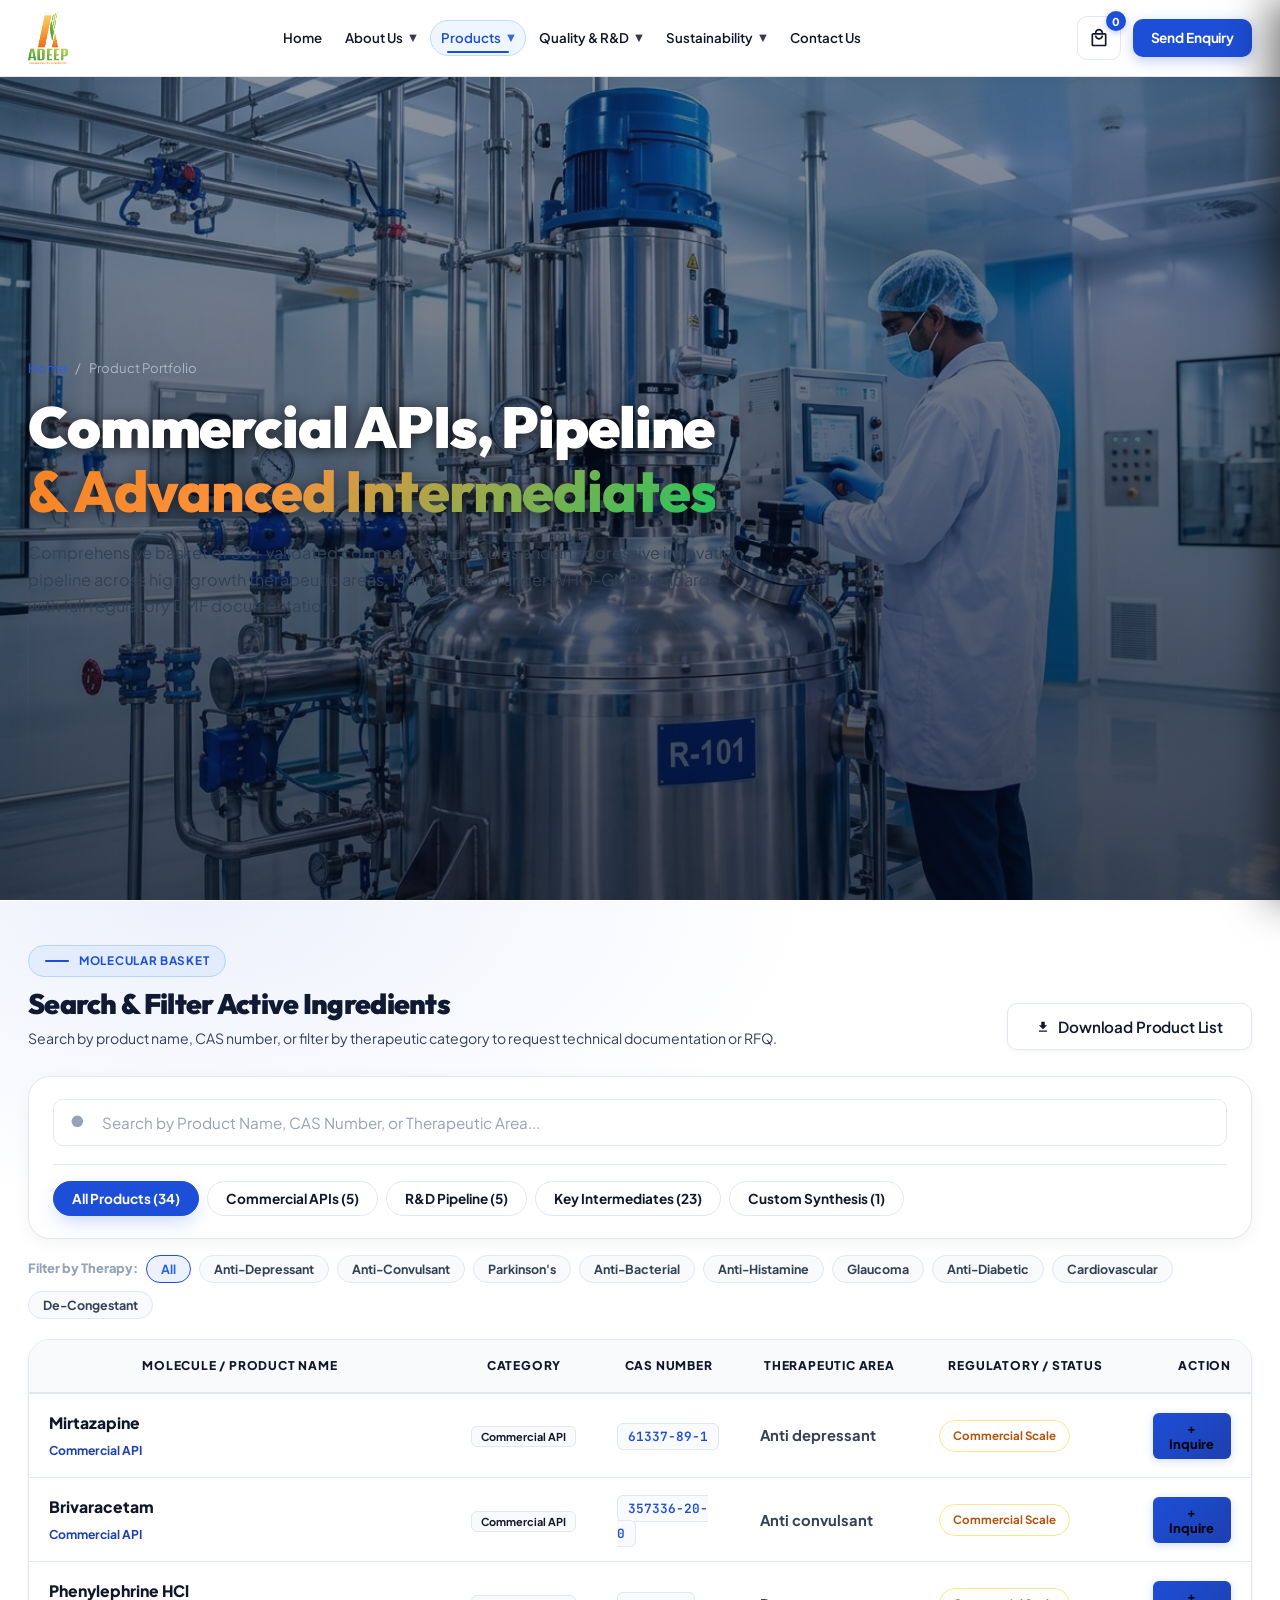
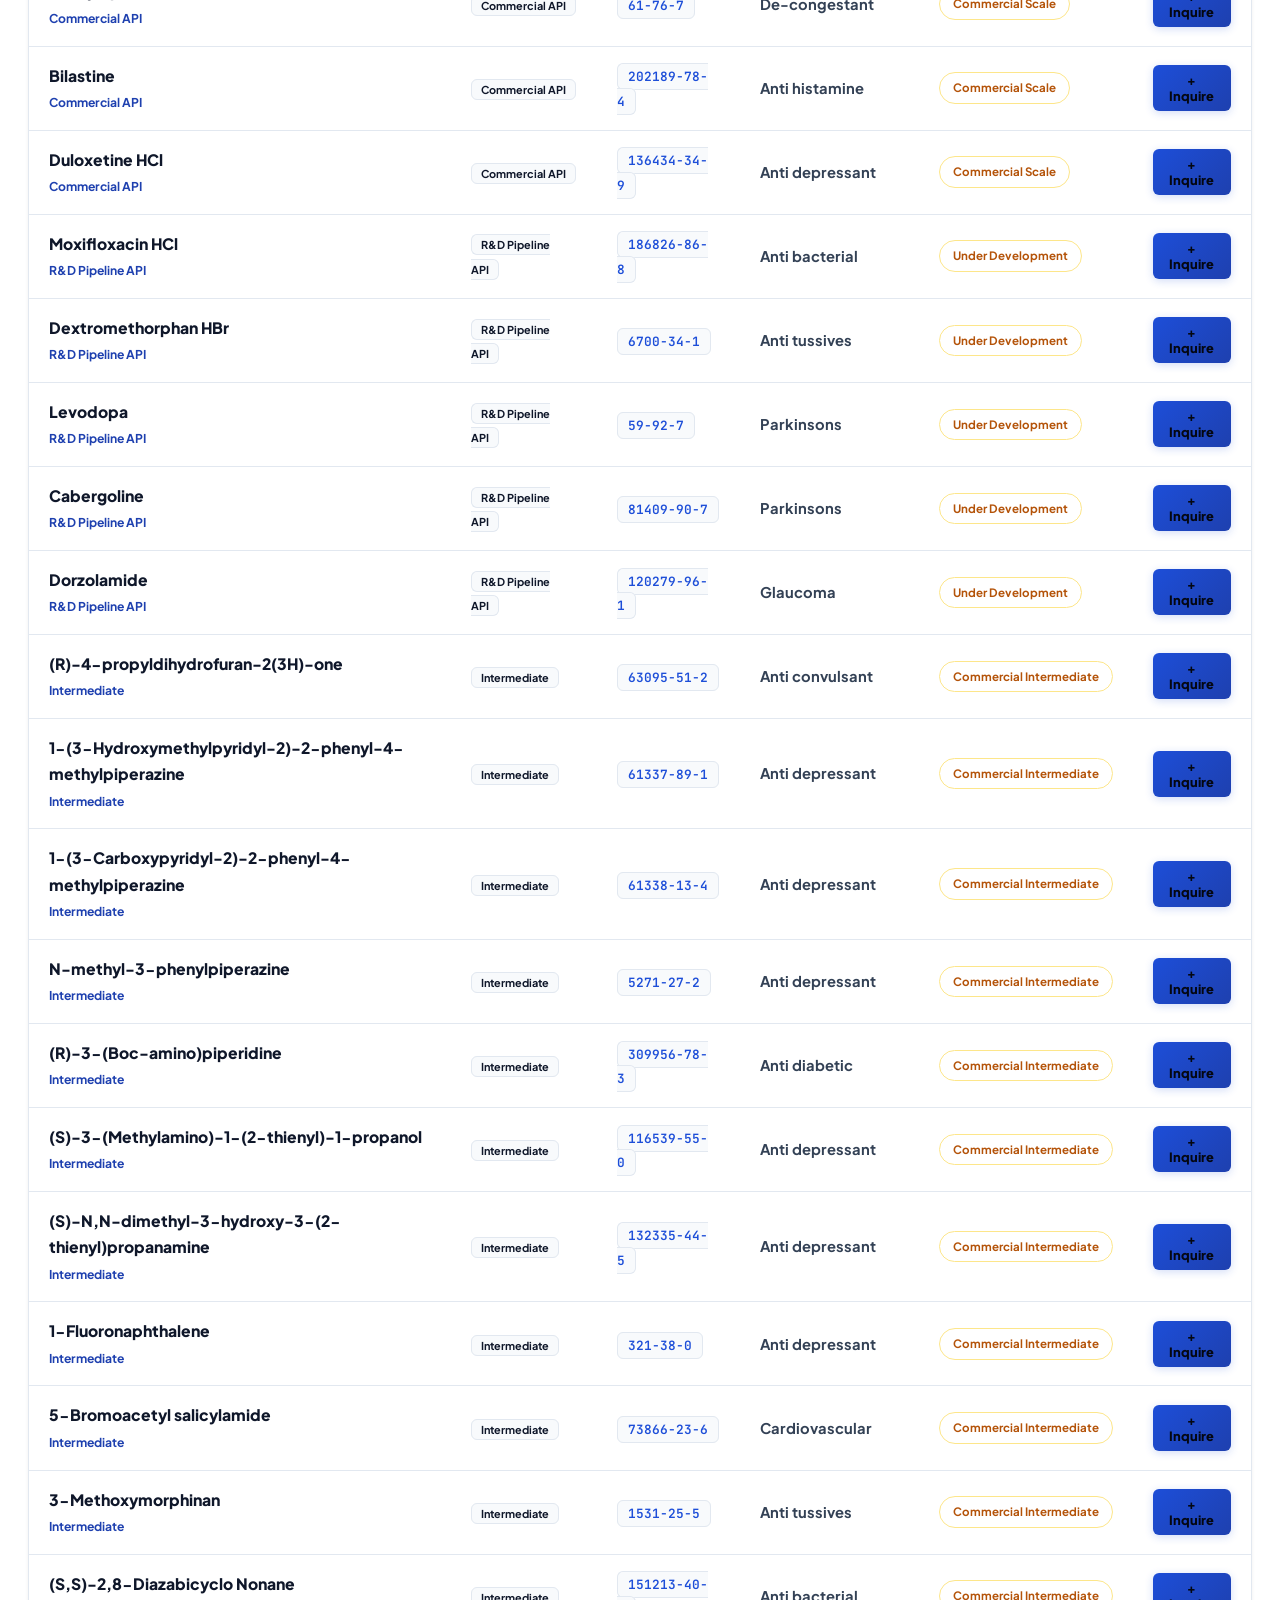
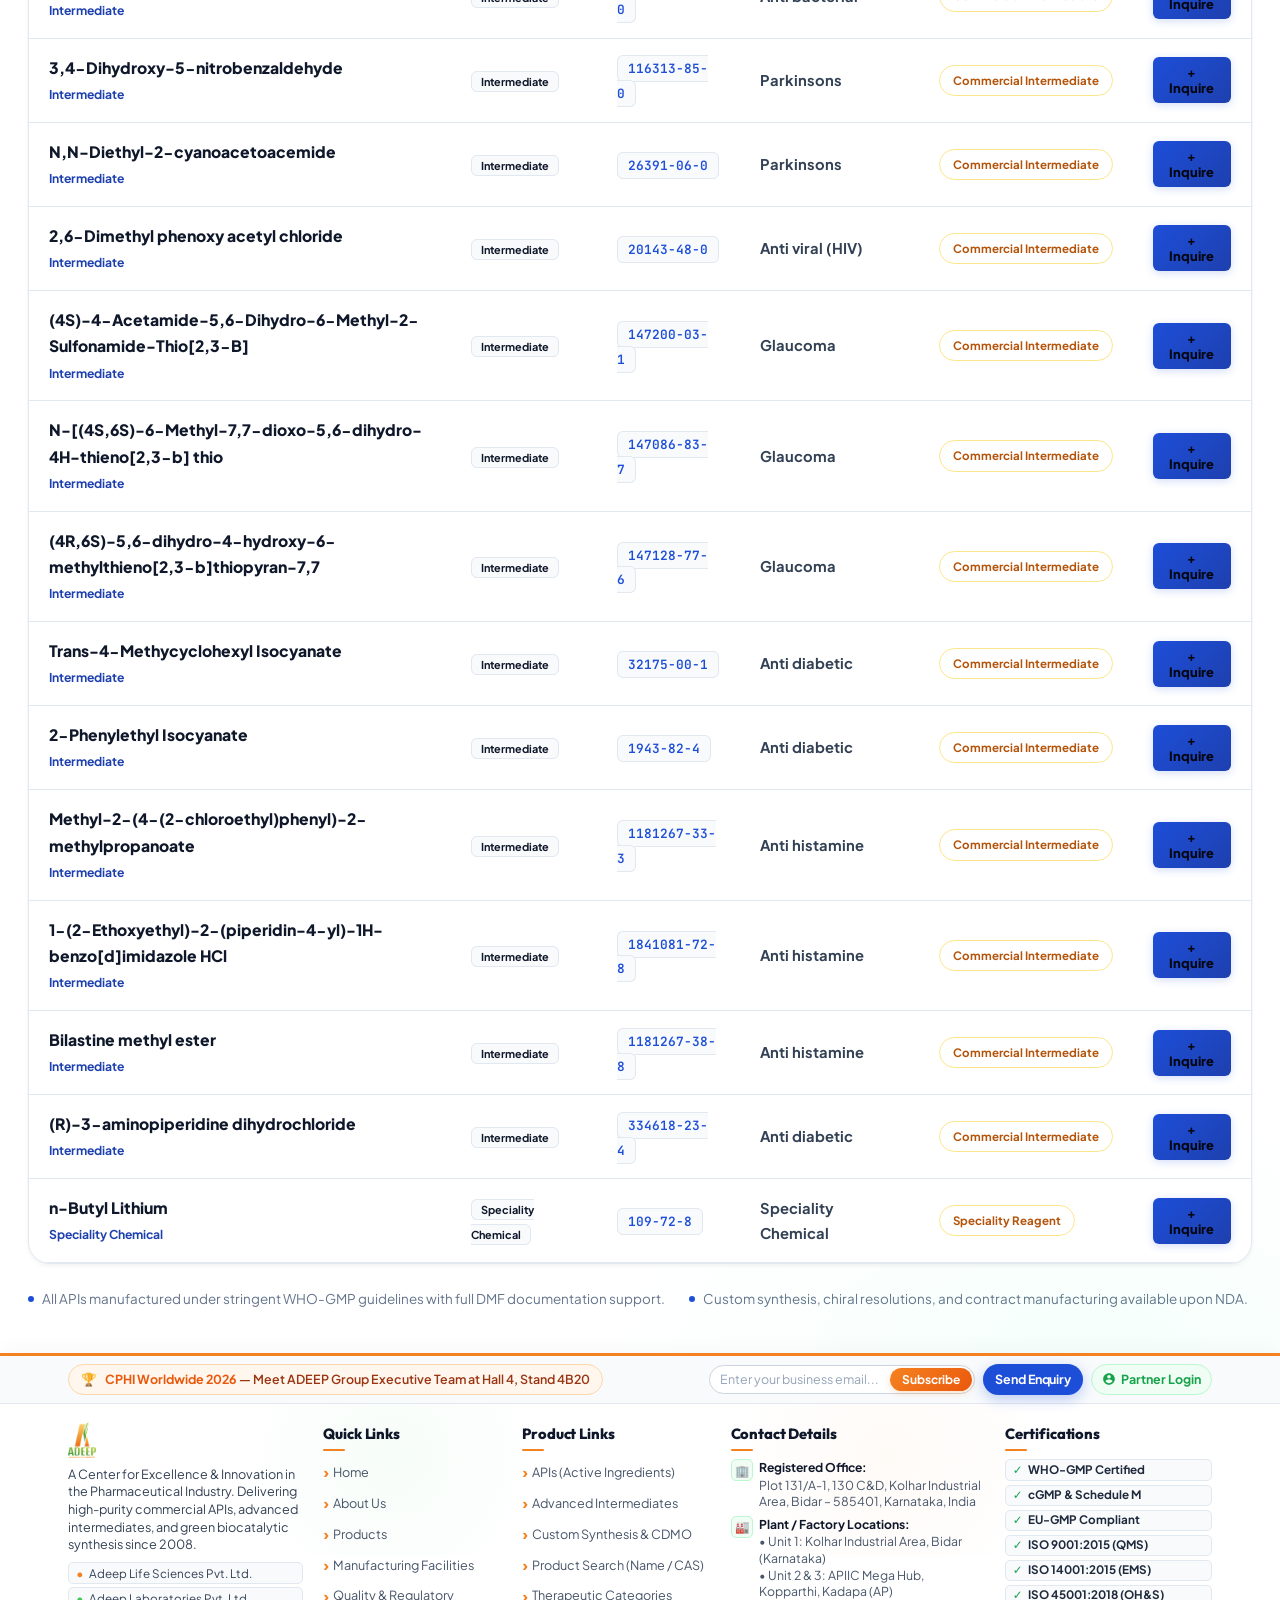
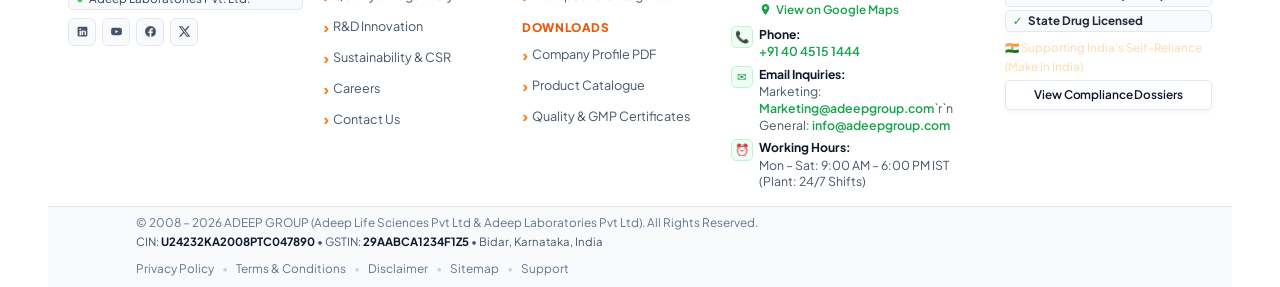
<file: products.html>
﻿<!DOCTYPE html>
<html lang="en" data-theme="adeep-signature">
<head>
  <meta charset="UTF-8" />
  <meta name="viewport" content="width=device-width, initial-scale=1.0" />
  <title>Product Portfolio | ADEEP GROUP - Commercial APIs, Pipeline & Intermediates</title>
  <meta name="description" content="Explore ADEEP GROUP's comprehensive portfolio of commercial APIs, high-growth intermediates, and pipeline molecules. WHO-GMP certified, DMF supported." />
  <meta name="keywords" content="ADEEP products, API portfolio, Mirtazapine API, Brivaracetam API, pharmaceutical intermediates, custom synthesis India" />
  <link rel="preconnect" href="https://fonts.googleapis.com">
  <link rel="preconnect" href="https://fonts.gstatic.com" crossorigin>
  <link href="https://fonts.googleapis.com/css2?family=Plus+Jakarta+Sans:wght@300;400;500;600;700;800&family=Outfit:wght@400;500;600;700;800;900&family=JetBrains+Mono:wght@400;500;600&display=swap" rel="stylesheet">
  <link rel="icon" type="image/png" href="assets/adeep_emblem.png" />
  <link rel="stylesheet" href="styles.css?v=38.0" />
  <style>
    /* Products Page Banner Styling */
    .page-hero-banner {
      padding: 120px 0 50px;
      position: relative;
      background: linear-gradient(180deg, rgba(10, 25, 52, 0.48) 0%, rgba(4, 10, 24, 0.72) 100%), url('assets/hero_reactor_cleanroom.jpg') center/cover no-repeat;
      border-bottom: 1px solid var(--border-card);
      overflow: hidden;
    }
    .page-hero-banner::before {
      content: '';
      position: absolute;
      top: -100px;
      right: -100px;
      width: 500px;
      height: 500px;
      background: radial-gradient(circle, var(--teal-soft) 0%, transparent 70%);
      pointer-events: none;
    }
    .page-breadcrumb {
      display: flex;
      align-items: center;
      gap: 8px;
      font-size: 0.82rem;
      color: rgba(203, 213, 225, 0.7);
      margin-bottom: 16px;
    }
    .page-breadcrumb a {
      color: var(--teal-vivid);
      text-decoration: none;
      transition: var(--t);
    }
    .page-breadcrumb a:hover {
      color: #fff;
    }
    .page-hero-title {
      font-family: var(--font-heading);
      font-size: clamp(2.1rem, 3.5vw, 2.9rem);
      font-weight: 900;
      color: #fff;
      line-height: 1.2;
      margin-bottom: 14px;
      letter-spacing: -0.02em;
    }
    .page-hero-desc {
      font-size: 1.02rem;
      color: rgba(226, 238, 255, 0.85);
      max-width: 720px;
      line-height: 1.65;
      margin-bottom: 0;
    }
  </style>
</head>
<body>
  <!-- Animated Molecule Particle Canvas -->
  <canvas id="particleCanvas"></canvas>

  <!-- Main Navigation -->
  <header class="site-header" id="mainHeader">
    <div class="container header-container">
      <a href="index.html" class="brand-logo" aria-label="ADEEP GROUP Homepage">
        <img src="assets/adeep_logo.png" alt="ADEEP GROUP - Excellency in Chemistry" class="logo-img" />
      </a>

            <nav class="nav-menu" id="navMenu">
        <a href="index.html" class="nav-link">Home</a>

        <div class="nav-item-dropdown">
          <a href="about.html" class="nav-link nav-dropdown-toggle">
            About Us <span class="dropdown-chevron">▼</span>
          </a>
          <div class="nav-dropdown-menu">
            <a href="about.html" class="dropdown-item">About ADEEP Group</a>
            <a href="leadership.html" class="dropdown-item">Leadership &amp; Board</a>
            <a href="facilities.html" class="dropdown-item">Manufacturing Facilities</a>
            <a href="careers.html" class="dropdown-item">Careers &amp; Culture</a>
          </div>
        </div>

        <div class="nav-item-dropdown">
          <a href="products.html" class="nav-link nav-dropdown-toggle active">
            Products <span class="dropdown-chevron">▼</span>
          </a>
          <div class="nav-dropdown-menu">
            <a href="products.html" class="dropdown-item">All Products</a>
            <a href="products.html?category=commercial-api" class="dropdown-item">APIs (Active Ingredients)</a>
            <a href="products.html?category=intermediate" class="dropdown-item">Advanced Intermediates</a>
            <a href="products.html?category=custom-synthesis" class="dropdown-item">Custom Synthesis &amp; CDMO</a>
            <a href="products.html?category=pipeline-api" class="dropdown-item">R&amp;D Pipeline</a>
          </div>
        </div>

        <div class="nav-item-dropdown">
          <a href="quality.html" class="nav-link nav-dropdown-toggle">
            Quality &amp; R&amp;D <span class="dropdown-chevron">▼</span>
          </a>
          <div class="nav-dropdown-menu">
            <a href="quality.html" class="dropdown-item">Quality &amp; Regulatory Assurance</a>
            <a href="rnd.html" class="dropdown-item">R&amp;D &amp; Green Biocatalysis</a>
            <a href="downloads.html" class="dropdown-item">Certificates &amp; DMF Downloads</a>
            <a href="partners.html" class="dropdown-item">Global CDMO &amp; Partnerships</a>
          </div>
        </div>

        <div class="nav-item-dropdown">
          <a href="sustainability.html" class="nav-link nav-dropdown-toggle">
            Sustainability <span class="dropdown-chevron">▼</span>
          </a>
          <div class="nav-dropdown-menu">
            <a href="sustainability.html" class="dropdown-item">Sustainability &amp; ESG Overview</a>
            <a href="hsg.html" class="dropdown-item">Health, Safety &amp; Governance (HSG)</a>
          </div>
        </div>

        <a href="contact.html" class="nav-link">Contact Us</a>
      </nav>

      <div class="header-actions">
        <button class="cart-btn" id="cartOpenBtn" title="Inquiry Basket">
          <svg viewBox="0 0 24 24"><path d="M19 6h-2c0-2.76-2.24-5-5-5S7 3.24 7 6H5c-1.1 0-2 .9-2 2v12c0 1.1.9 2 2 2h14c1.1 0 2-.9 2-2V8c0-1.1-.9-2-2-2zm-7-3c1.66 0 3 1.34 3 3H9c0-1.66 1.34-3 3-3zm7 17H5V8h14v12zm-7-8c-1.66 0-3-1.34-3-3H7c0 2.76 2.24 5 5 5s5-2.24 5-5h-2c0 1.66-1.34 3-3 3z"/></svg>
          <span class="cart-count" id="cartCount">0</span>
        </button>
        <a href="index.html#inquiry" class="btn btn-primary btn-sm header-cta">Send Enquiry</a>
        <button class="mobile-toggle" id="mobileToggle" aria-label="Toggle Navigation">
          <span></span><span></span><span></span>
        </button>
      </div>
    </div>
  </header>

  <!-- Page Header Banner -->
  <section class="page-hero-banner">
    <div class="container">
      <div class="page-breadcrumb">
        <a href="index.html">Home</a>
        <span>/</span>
        <span>Product Portfolio</span>
      </div>
      <h1 class="page-hero-title">Commercial APIs, Pipeline <br /><span class="text-gradient">&amp; Advanced Intermediates</span></h1>
      <p class="page-hero-desc">
        Comprehensive basket of 30+ validated commercial molecules and an aggressive innovation pipeline across high-growth therapeutic areas. Manufactured under WHO-GMP standards with full regulatory DMF documentation.
      </p>

    </div>
  </section>

  <!-- Interactive Product Portfolio Section -->
  <section class="section products-section" id="products" style="padding-top: 40px;">
    <div class="container">
      <div class="section-header-between">
        <div>
          <span class="section-tag">MOLECULAR BASKET</span>
          <h2 class="section-title">Search &amp; Filter Active Ingredients</h2>
          <p class="section-desc">Search by product name, CAS number, or filter by therapeutic category to request technical documentation or RFQ.</p>
        </div>
        <div class="product-header-actions">
          <button class="btn btn-outline" id="downloadBrochureBtn">
            <svg viewBox="0 0 24 24" class="icon-sm"><path d="M19 9h-4V3H9v6H5l7 7 7-7zM5 18v2h14v-2H5z"/></svg>
            <span>Download Product List</span>
          </button>
        </div>
      </div>

      <!-- Live Interactive Search & Filter Controls -->
      <div class="product-filter-bar">
        <div class="search-input-wrapper">
          <svg viewBox="0 0 24 24" class="search-icon"><path d="M21 21l-6-6m2-5a7 7 0 11-14 0 7 7 0 0114 0z"/></svg>
          <input type="text" id="productSearchInput" placeholder="Search by Product Name, CAS Number, or Therapeutic Area..." autocomplete="off" />
          <button class="clear-search-btn" id="clearSearchBtn" title="Clear Search">✕</button>
        </div>

        <div class="category-tabs" id="categoryTabs">
          <button class="cat-tab active" data-category="all">All Products (<span id="countAll">0</span>)</button>
          <button class="cat-tab" data-category="commercial-api">Commercial APIs (<span id="countComm">0</span>)</button>
          <button class="cat-tab" data-category="pipeline-api">R&amp;D Pipeline (<span id="countPipe">0</span>)</button>
          <button class="cat-tab" data-category="intermediate">Key Intermediates (<span id="countInter">0</span>)</button>
          <button class="cat-tab" data-category="custom-synthesis">Custom Synthesis (<span id="countSpec">0</span>)</button>
        </div>
      </div>

      <!-- Therapeutic Quick Tags -->
      <div class="therapy-chips" id="therapyChips">
        <span class="chip-label">Filter by Therapy:</span>
        <button class="chip active" data-filter="">All</button>
        <button class="chip" data-filter="Anti depressant">Anti-Depressant</button>
        <button class="chip" data-filter="Anti convulsant">Anti-Convulsant</button>
        <button class="chip" data-filter="Parkinsons">Parkinson's</button>
        <button class="chip" data-filter="Anti bacterial">Anti-Bacterial</button>
        <button class="chip" data-filter="Anti histamine">Anti-Histamine</button>
        <button class="chip" data-filter="Glaucoma">Glaucoma</button>
        <button class="chip" data-filter="Anti diabetic">Anti-Diabetic</button>
        <button class="chip" data-filter="Cardiovascular">Cardiovascular</button>
        <button class="chip" data-filter="De-congestant">De-Congestant</button>
      </div>

      <!-- Product Catalog Table / Cards Container -->
      <div class="product-table-wrapper">
        <div class="table-responsive">
          <table class="product-table" id="productTable">
            <thead>
              <tr>
                <th>Molecule / Product Name</th>
                <th>Category</th>
                <th>CAS Number</th>
                <th>Therapeutic Area</th>
                <th>Regulatory / Status</th>
                <th class="text-right">Action</th>
              </tr>
            </thead>
            <tbody id="productTableBody">
              <!-- Dynamically Populated by JavaScript -->
            </tbody>
          </table>
        </div>
        <div class="empty-state" id="emptyState" style="display: none;">
          <div class="empty-icon">🔬</div>
          <h4>No matching molecules found</h4>
          <p>Try searching for a different chemical name, therapeutic area, or CAS number.</p>
          <button class="btn btn-sm btn-outline" id="resetFiltersBtn">Reset All Filters</button>
        </div>
      </div>

      <div class="product-footer-note">
        <div class="pfn-item">
          <span class="pfn-bullet"></span>
          <span>All APIs manufactured under stringent WHO-GMP guidelines with full DMF documentation support.</span>
        </div>
        <div class="pfn-item">
          <span class="pfn-bullet"></span>
          <span>Custom synthesis, chiral resolutions, and contract manufacturing available upon NDA.</span>
        </div>
      </div>
    </div>
  </section>



  <!-- Slide-Over Inquiry Cart Drawer -->
  <div class="cart-drawer-overlay" id="cartOverlay"></div>
  <aside class="cart-drawer" id="cartDrawer">
    <div class="cart-header">
      <div class="cart-title-row">
        <h3>Inquiry Basket</h3>
        <span class="cart-count-badge" id="drawerCartCount">0 Molecules</span>
      </div>
      <button class="cart-close-btn" id="cartCloseBtn" aria-label="Close Basket">✕</button>
    </div>

    <div class="cart-body" id="cartBody">
      <div class="cart-empty" id="cartEmpty">
        <div class="ce-icon">📋</div>
        <h4>Your Basket is Empty</h4>
        <p>Browse our commercial APIs or intermediates table and click "Inquire" to add molecules to this RFQ.</p>
        <button class="btn btn-sm btn-primary" onclick="closeCart()">Browse Products</button>
      </div>
      <div class="cart-items-list" id="cartItemsList"></div>
    </div>

    <div class="cart-footer" id="cartFooter" style="display: none;">
      <div class="cart-total-note">
        <span>Selected for technical quotation &amp; sample review.</span>
      </div>
      <a href="index.html#inquiry" class="btn btn-primary btn-block" id="proceedToRfqBtn">Proceed to Request Quote →</a>
      <button class="btn btn-text btn-block" id="clearCartBtn">Clear Basket</button>
    </div>
  </aside>

  <!-- Product Detail Modal -->
  <div class="modal-overlay" id="productModalOverlay">
    <div class="modal-card" id="productModal">
      <button class="modal-close-btn" id="modalCloseBtn">✕</button>
      <div class="modal-header">
        <span class="modal-cat-tag" id="modalCat">Commercial API</span>
        <h2 class="modal-title" id="modalTitle">Mirtazapine</h2>
        <div class="modal-cas-line">
          <span>CAS Registry No:</span>
          <strong class="code-font" id="modalCas">61337-89-1</strong>
        </div>
      </div>

      <div class="modal-body">
        <div class="modal-section">
          <h4>Therapeutic Category &amp; Indication</h4>
          <p id="modalIndication">Anti-depressant</p>
        </div>
        <div class="modal-section">
          <h4>Target Molecule / API Relation</h4>
          <p id="modalTarget">Direct Finished API</p>
        </div>
        <div class="modal-section">
          <h4>Regulatory &amp; Quality Status</h4>
          <p id="modalCompliance">WHO-GMP Compliant, CEP/EDQM Dossiers, cGMP Grade Standards</p>
        </div>

      </div>

      <div class="modal-footer">
        <button class="btn btn-outline" id="modalCloseAction">Close</button>
        <button class="btn btn-primary" id="modalInquireBtn">Add to Inquiry Basket</button>
      </div>
    </div>
  </div>

  <!-- Global Master Footer -->
  <footer class="site-footer">
    <!-- Top Ribbon: Exhibition Announcement & Newsletter Signup -->
    <div class="footer-top-ribbon">
      <div class="container ftr-container">
        <div class="ftr-event-chip">
          <span>🏆</span>
          <span><strong>CPHI Worldwide 2026</strong> — Meet ADEEP Group Executive Team at Hall 4, Stand 4B20</span>
        </div>
        <div class="ftr-actions">
          <form class="ftr-newsletter-form" onsubmit="event.preventDefault(); showToast('Subscribed to ADEEP Molecule Pipeline Updates!');">
            <input type="email" placeholder="Enter your business email..." required aria-label="Business Email" />
            <button type="submit">Subscribe</button>
          </form>
          <a href="contact.html#inquiry" class="btn btn-sm btn-primary" style="padding: 8px 16px; font-size: 0.82rem;">Send Enquiry</a>
          <a href="contact.html" class="ftr-login-link">
            <svg viewBox="0 0 24 24" width="14" height="14" fill="currentColor"><path d="M12 2C6.48 2 2 6.48 2 12s4.48 10 10 10 10-4.48 10-10S17.52 2 12 2zm0 3c1.66 0 3 1.34 3 3s-1.34 3-3 3-3-1.34-3-3 1.34-3 3-3zm0 14.2c-2.5 0-4.71-1.28-6-3.22.03-1.99 4-3.08 6-3.08 1.99 0 5.97 1.09 6 3.08-1.29 1.94-3.5 3.22-6 3.22z"/></svg>
            <span>Partner Login</span>
          </a>
        </div>
      </div>
    </div>

    <!-- Main 5-Column Content Grid -->
    <div class="container footer-main-grid">
      <!-- 1. Company Info -->
      <div class="footer-col brand-col">
        <img src="assets/adeep_logo.png" alt="ADEEP GROUP" class="footer-brand-logo" />
        <p class="footer-desc">
          A Center for Excellence &amp; Innovation in the Pharmaceutical Industry. Delivering high-purity commercial APIs, advanced intermediates, and green biocatalytic synthesis since 2008.
        </p>
        <div class="footer-entities">
          <span><strong style="color: #f58220;">•</strong> Adeep Life Sciences Pvt. Ltd.</span>
          <span><strong style="color: #38cb56;">•</strong> Adeep Laboratories Pvt. Ltd.</span>
        </div>
        <div class="footer-social-row">
          <a href="https://linkedin.com" target="_blank" rel="noopener noreferrer" class="footer-social-btn" aria-label="LinkedIn" title="LinkedIn">
            <svg viewBox="0 0 24 24"><path d="M19 3a2 2 0 0 1 2 2v14a2 2 0 0 1-2 2H5a2 2 0 0 1-2-2V5a2 2 0 0 1 2-2h14m-.5 15.5v-5.3a3.26 3.26 0 0 0-3.26-3.26c-.85 0-1.84.52-2.28 1.3v-1.11h-2.79v8.37h2.79v-4.93c0-.77.62-1.4 1.39-1.4a1.4 1.4 0 0 1 1.4 1.4v4.93h2.75M6.46 10.9v8.37H9.2V10.9H6.46M7.83 6.2a1.66 1.66 0 0 0-1.66 1.66c0 .92.74 1.66 1.66 1.66.92 0 1.66-.74 1.66-1.66 0-.92-.74-1.66-1.66-1.66Z"/></svg>
          </a>
          <a href="https://youtube.com" target="_blank" rel="noopener noreferrer" class="footer-social-btn" aria-label="YouTube" title="YouTube">
            <svg viewBox="0 0 24 24"><path d="M10 15l5.19-3L10 9v6m11.56-7.83c.13.47.22 1.1.28 1.9.07.8.1 1.49.1 2.09L22 12c0 2.19-.16 3.8-.44 4.83-.25.9-.83 1.48-1.73 1.73-.47.13-1.33.22-2.65.28-1.3.07-2.49.1-3.59.1L12 19c-4.19 0-6.8-.16-7.83-.44-.9-.25-1.48-.83-1.73-1.73-.13-.47-.22-1.1-.28-1.9-.07-.8-.1-1.49-.1-2.09L2 12c0-2.19.16-3.8.44-4.83.25-.9.83-1.48 1.73-1.73.47-.13 1.33-.22 2.65-.28 1.3-.07 2.49-.1 3.59-.1L12 5c4.19 0 6.8.16 7.83.44.9.25 1.48.83 1.73 1.73Z"/></svg>
          </a>
          <a href="https://facebook.com" target="_blank" rel="noopener noreferrer" class="footer-social-btn" aria-label="Facebook" title="Facebook">
            <svg viewBox="0 0 24 24"><path d="M12 2.04C6.5 2.04 2 6.53 2 12.06C2 17.06 5.66 21.21 10.44 21.96V14.96H7.9V12.06H10.44V9.85C10.44 7.34 11.93 5.96 14.22 5.96C15.31 5.96 16.45 6.15 16.45 6.15V8.62H15.19C13.95 8.62 13.56 9.39 13.56 10.18V12.06H16.34L15.89 14.96H13.56V21.96A10 10 0 0 0 22 12.06C22 6.53 17.5 2.04 12 2.04Z"/></svg>
          </a>
          <a href="https://x.com" target="_blank" rel="noopener noreferrer" class="footer-social-btn" aria-label="X (Twitter)" title="X (Twitter)">
            <svg viewBox="0 0 24 24"><path d="M18.244 2.25h3.308l-7.227 8.26 8.502 11.24H16.17l-5.214-6.817L4.99 21.75H1.68l7.73-8.835L1.254 2.25H8.08l4.713 6.231zm-1.161 17.52h1.833L7.084 4.126H5.117z"/></svg>
          </a>
        </div>
      </div>

      <!-- 2. Quick Links -->
      <div class="footer-col">
        <h4>Quick Links</h4>
        <ul class="footer-nav-list">
          <li><a href="index.html">Home</a></li>
          <li><a href="about.html">About Us</a></li>
          <li><a href="products.html">Products</a></li>
          <li><a href="facilities.html">Manufacturing Facilities</a></li>
          <li><a href="quality.html">Quality &amp; Regulatory</a></li>
          <li><a href="rnd.html">R&amp;D Innovation</a></li>
          <li><a href="sustainability.html">Sustainability &amp; CSR</a></li>
          <li><a href="careers.html">Careers</a></li>
          <li><a href="contact.html">Contact Us</a></li>
        </ul>
      </div>

      <!-- 3. Product Links & Downloads -->
      <div class="footer-col">
        <h4>Product Links</h4>
        <ul class="footer-nav-list">
          <li><a href="products.html?category=commercial-api">APIs (Active Ingredients)</a></li>
          <li><a href="products.html?category=intermediate">Advanced Intermediates</a></li>
          <li><a href="products.html?category=custom-synthesis">Custom Synthesis &amp; CDMO</a></li>
          <li><a href="products.html#products">Product Search (Name / CAS)</a></li>
          <li><a href="products.html#categories">Therapeutic Categories</a></li>
        </ul>

        <div class="footer-sub-heading">Downloads</div>
        <ul class="footer-nav-list">
          <li><a href="downloads.html#profile">Company Profile PDF</a></li>
          <li><a href="downloads.html#catalogue">Product Catalogue</a></li>
          <li><a href="downloads.html#certificates">Quality &amp; GMP Certificates</a></li>
        </ul>
      </div>

      <!-- 4. Contact Details -->
      <div class="footer-col">
        <h4>Contact Details</h4>
        <div class="footer-contact-items">
          <div class="fci-item">
            <div class="fci-icon">🏢</div>
            <div class="fci-content">
              <strong>Registered Office:</strong>
              <span>Plot 131/A-1, 130 C&amp;D, Kolhar Industrial Area, Bidar – 585401, Karnataka, India</span>
            </div>
          </div>
          <div class="fci-item">
            <div class="fci-icon">🏭</div>
            <div class="fci-content">
              <strong>Plant / Factory Locations:</strong>
              <span>• Unit 1: Kolhar Industrial Area, Bidar (Karnataka)<br />• Unit 2 &amp; 3: APIIC Mega Hub, Kopparthi, Kadapa (AP)</span>
              <a href="https://maps.google.com/?q=Kolhar+Industrial+Area+Bidar" target="_blank" rel="noopener noreferrer" class="fci-map-link">
                <svg viewBox="0 0 24 24" width="13" height="13" fill="currentColor"><path d="M12 2C8.13 2 5 5.13 5 9c0 5.25 7 13 7 13s7-7.75 7-13c0-3.87-3.13-7-7-7zm0 9.5a2.5 2.5 0 0 1 0-5 2.5 2.5 0 0 1 0 5z"/></svg>
                <span>View on Google Maps</span>
              </a>
            </div>
          </div>
          <div class="fci-item">
            <div class="fci-icon">📞</div>
            <div class="fci-content">
              <strong>Phone:</strong>
              <a href="tel:+914045151444">+91 40 4515 1444</a>
            </div>
          </div>
          <div class="fci-item">
            <div class="fci-icon">✉️</div>
            <div class="fci-content">
              <strong>Email Inquiries:</strong>
              <span>Marketing: <a href="mailto:Marketing@adeepgroup.com">Marketing@adeepgroup.com</a></span>`r`n              <span>General: <a href="mailto:info@adeepgroup.com">info@adeepgroup.com</a></span>
            </div>
          </div>
          <div class="fci-item">
            <div class="fci-icon">⏰</div>
            <div class="fci-content">
              <strong>Working Hours:</strong>
              <span>Mon – Sat: 9:00 AM – 6:00 PM IST (Plant: 24/7 Shifts)</span>
            </div>
          </div>
        </div>
      </div>

      <!-- 5. Certifications & Accreditations -->
      <div class="footer-col">
        <h4>Certifications</h4>
        <div class="footer-certs-grid">
          <div class="fc-pill"><span class="fcp-check">✓</span><span>WHO-GMP Certified</span></div>
          <div class="fc-pill"><span class="fcp-check">✓</span><span>cGMP &amp; Schedule M</span></div>
          <div class="fc-pill"><span class="fcp-check">✓</span><span>EU-GMP Compliant</span></div>
          <div class="fc-pill"><span class="fcp-check">✓</span><span>ISO 9001:2015 (QMS)</span></div>
          <div class="fc-pill"><span class="fcp-check">✓</span><span>ISO 14001:2015 (EMS)</span></div>
          <div class="fc-pill"><span class="fcp-check">✓</span><span>ISO 45001:2018 (OH&amp;S)</span></div>
          <div class="fc-pill"><span class="fcp-check">✓</span><span>State Drug Licensed</span></div>
        </div>
        <div class="footer-cta-box">
          <div class="make-in-india-badge" style="margin-bottom: 12px; font-size: 0.8rem; color: #fed7aa;">
            <span>🇮🇳 Supporting India's Self-Reliance (Make in India)</span>
          </div>
          <a href="quality.html" class="btn btn-outline btn-sm btn-block" style="text-align: center; font-size: 0.82rem; padding: 8px 12px; border-color: rgba(56, 203, 86, 0.4); color: #86efac;">View Compliance Dossiers</a>
        </div>
      </div>
    </div>

    <!-- 7. Bottom Legal Bar -->
    <div class="container footer-bottom-bar">
      <div class="fbb-container">
        <div>
          <div class="fbb-copy">
            © 2008 – 2026 ADEEP GROUP (Adeep Life Sciences Pvt Ltd &amp; Adeep Laboratories Pvt Ltd). All Rights Reserved.
          </div>
          <div class="fbb-corporate-ids">
            CIN: <strong>U24232KA2008PTC047890</strong> • GSTIN: <strong>29AABCA1234F1Z5</strong> • Bidar, Karnataka, India
          </div>
        </div>
        <div class="footer-legal-links">
          <a href="about.html#privacy">Privacy Policy</a>
          <span>•</span>
          <a href="about.html#terms">Terms &amp; Conditions</a>
          <span>•</span>
          <a href="about.html#disclaimer">Disclaimer</a>
          <span>•</span>
          <a href="about.html#sitemap">Sitemap</a>
          <span>•</span>
          <a href="contact.html">Support</a>
        </div>
      </div>
    </div>
  </footer>

  <!-- Toast Notification Container -->
  <div class="toast-container" id="toastContainer"></div>

  <!-- Scroll-to-Top Button -->
  <button class="scroll-top-btn" id="scrollTopBtn" title="Back to Top" aria-label="Scroll to top">↑</button>

  <script src="app.js?v=6.0"></script>
  <script>
    // ── Interactive Molecular Particle Constellation ──────────────────────
    (function() {
      const canvas = document.getElementById('particleCanvas');
      if (!canvas) return;
      const ctx = canvas.getContext('2d');
      let W, H, particles = [];
      const mouse = { x: null, y: null, radius: 150 };

      let COLORS = (window.getThemeColors ? window.getThemeColors() : [
        'rgba(14, 165, 233, ',
        'rgba(20, 184, 166, ',
        'rgba(16, 185, 129, ',
        'rgba(245, 158, 11, '
      ]);

      window.addEventListener('adeepThemeChanged', () => {
        if (window.getThemeColors) {
          COLORS = window.getThemeColors();
          if (particles && particles.length) {
            particles.forEach(p => {
              p.baseColor = COLORS[Math.floor(Math.random() * COLORS.length)];
            });
          }
        }
      });

      function resize() {
        W = canvas.width = window.innerWidth;
        H = canvas.height = window.innerHeight;
      }

      window.addEventListener('mousemove', (e) => {
        mouse.x = e.clientX;
        mouse.y = e.clientY;
      });

      window.addEventListener('mouseout', () => {
        mouse.x = null;
        mouse.y = null;
      });

      function Particle() {
        this.reset = function() {
          this.x = Math.random() * W;
          this.y = Math.random() * H;
          this.r = Math.random() * 2.2 + 1;
          this.vx = (Math.random() - 0.5) * 0.7;
          this.vy = (Math.random() - 0.5) * 0.7;
          this.baseColor = COLORS[Math.floor(Math.random() * COLORS.length)];
          this.alpha = Math.random() * 0.6 + 0.3;
          this.pulseSpeed = Math.random() * 0.02 + 0.01;
          this.pulseAngle = Math.random() * Math.PI * 2;
        };
        this.reset();
      }

      function init() {
        particles = [];
        const count = Math.min(Math.floor((W * H) / 16000), 100);
        for (let i = 0; i < count; i++) {
          particles.push(new Particle());
        }
      }

      function draw() {
        ctx.clearRect(0, 0, W, H);

        particles.forEach(p => {
          p.pulseAngle += p.pulseSpeed;
          const currentAlpha = p.alpha + Math.sin(p.pulseAngle) * 0.2;

          if (mouse.x !== null && mouse.y !== null) {
            const dx = mouse.x - p.x;
            const dy = mouse.y - p.y;
            const dist = Math.sqrt(dx * dx + dy * dy);
            if (dist < mouse.radius) {
              const force = (mouse.radius - dist) / mouse.radius;
              p.x += (dx / dist) * force * 1.2;
              p.y += (dy / dist) * force * 1.2;

              ctx.beginPath();
              ctx.moveTo(p.x, p.y);
              ctx.lineTo(mouse.x, mouse.y);
              ctx.strokeStyle = (COLORS[0] || 'rgba(20, 184, 166, ') + (0.35 * (1 - dist / mouse.radius)) + ')';
              ctx.lineWidth = 0.8;
              ctx.stroke();
            }
          }

          ctx.beginPath();
          ctx.arc(p.x, p.y, p.r, 0, Math.PI * 2);
          ctx.fillStyle = p.baseColor + Math.max(0.1, currentAlpha) + ')';
          ctx.shadowBlur = 8;
          ctx.shadowColor = (COLORS[1] || 'rgba(16, 185, 129, ') + '0.5)';
          ctx.fill();
          ctx.shadowBlur = 0;

          particles.forEach(p2 => {
            const dx = p.x - p2.x;
            const dy = p.y - p2.y;
            const d = Math.sqrt(dx * dx + dy * dy);
            if (d < 110) {
              ctx.beginPath();
              ctx.moveTo(p.x, p.y);
              ctx.lineTo(p2.x, p2.y);
              ctx.strokeStyle = p.baseColor + (0.16 * (1 - d / 110)) + ')';
              ctx.lineWidth = 0.6;
              ctx.stroke();
            }
          });

          p.x += p.vx;
          p.y += p.vy;
          if (p.x < 0 || p.x > W || p.y < 0 || p.y > H) p.reset();
        });

        requestAnimationFrame(draw);
      }

      window.addEventListener('resize', () => { resize(); init(); });
      resize();
      init();
      draw();
    })();

    // ── Header Scroll Effect ────────────────────────────────────
    const header = document.getElementById('mainHeader');
    const scrollTopBtn = document.getElementById('scrollTopBtn');
    window.addEventListener('scroll', () => {
      header.classList.toggle('scrolled', window.scrollY > 60);
      scrollTopBtn.classList.toggle('visible', window.scrollY > 400);
    });
    scrollTopBtn.addEventListener('click', () => window.scrollTo({ top: 0, behavior: 'smooth' }));

    // Read URL query params on load (e.g. products.html?therapy=Anti+depressant)
    window.addEventListener('DOMContentLoaded', () => {
      const urlParams = new URLSearchParams(window.location.search);
      const therapyParam = urlParams.get('therapy');
      if (therapyParam && window.filterByTherapy) {
        window.filterByTherapy(therapyParam);
      }
      const categoryParam = urlParams.get('category');
      if (categoryParam) {
        const catTabs = document.querySelectorAll('.cat-tab');
        catTabs.forEach(t => {
          if (t.getAttribute('data-category') === categoryParam) {
            t.click();
          }
        });
      }
    });
  </script>
  <script>
    
    
  </script>
</body>
</html>
</file>
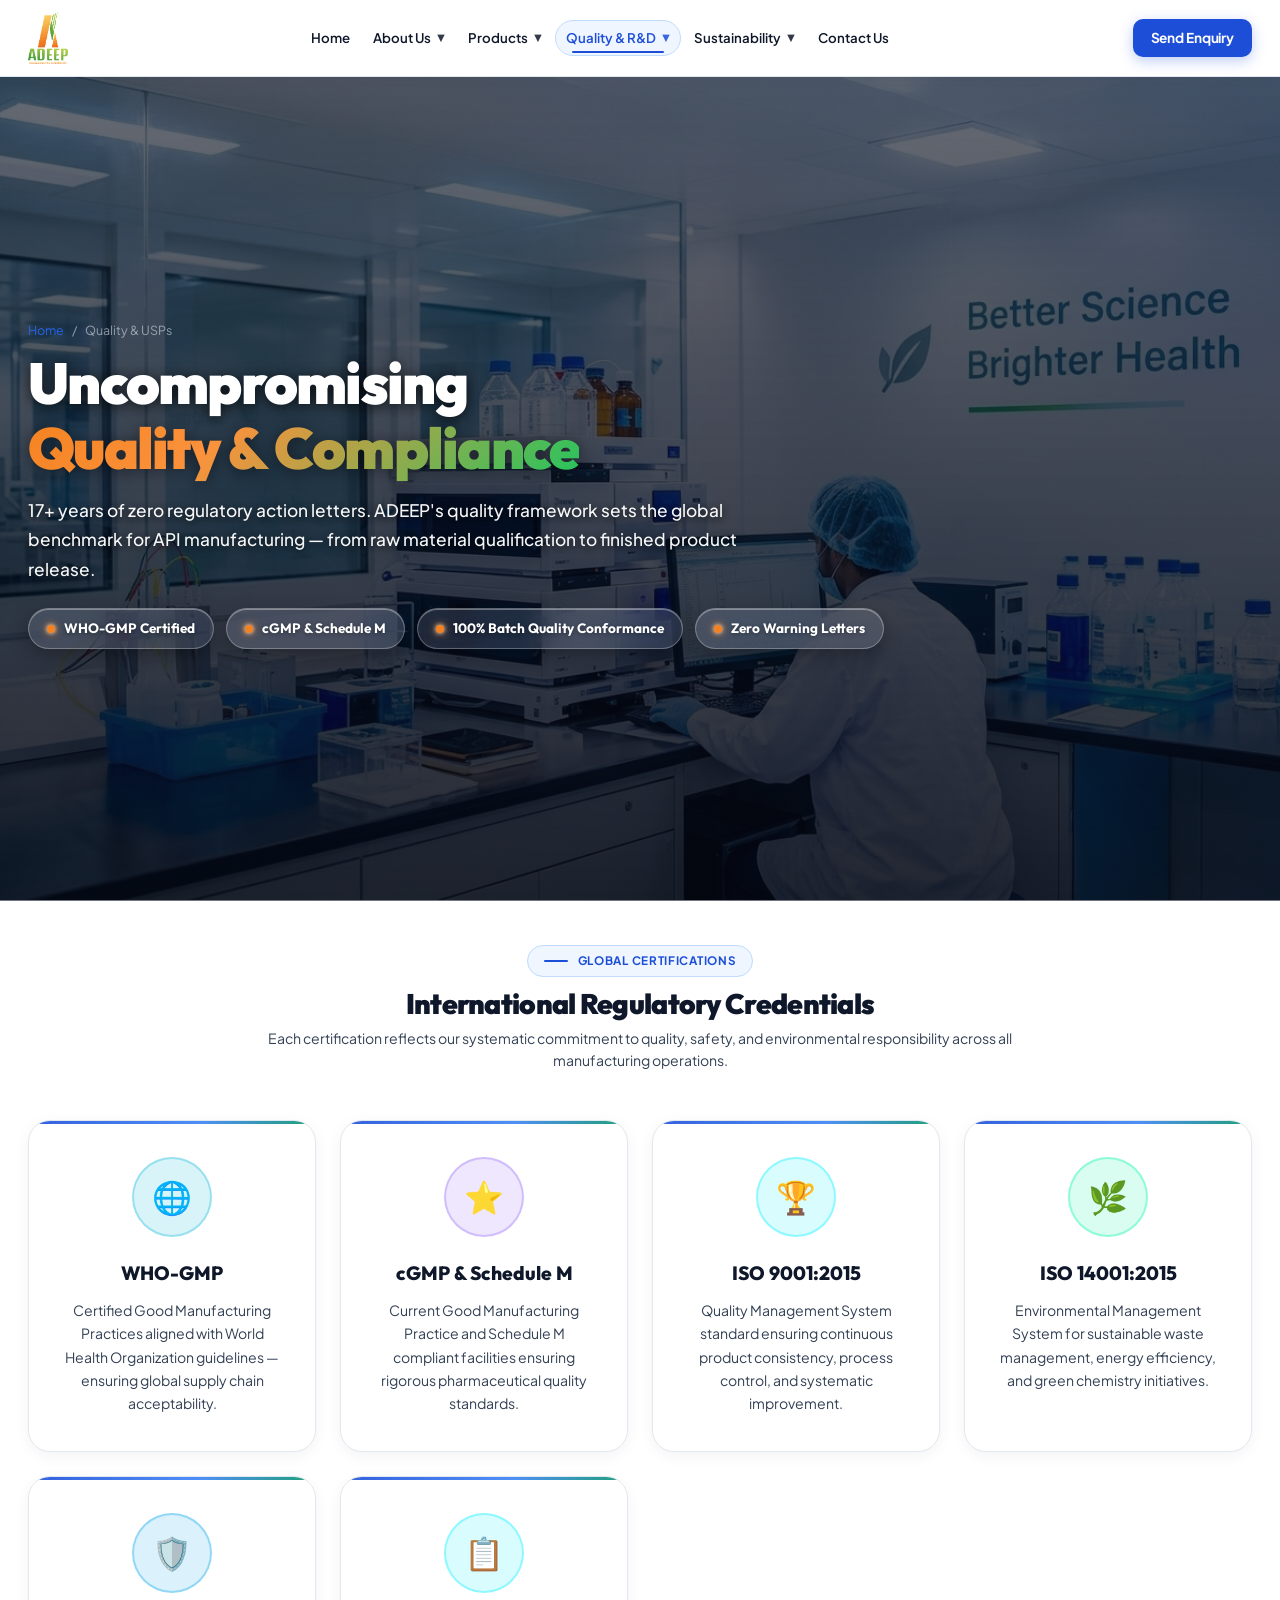
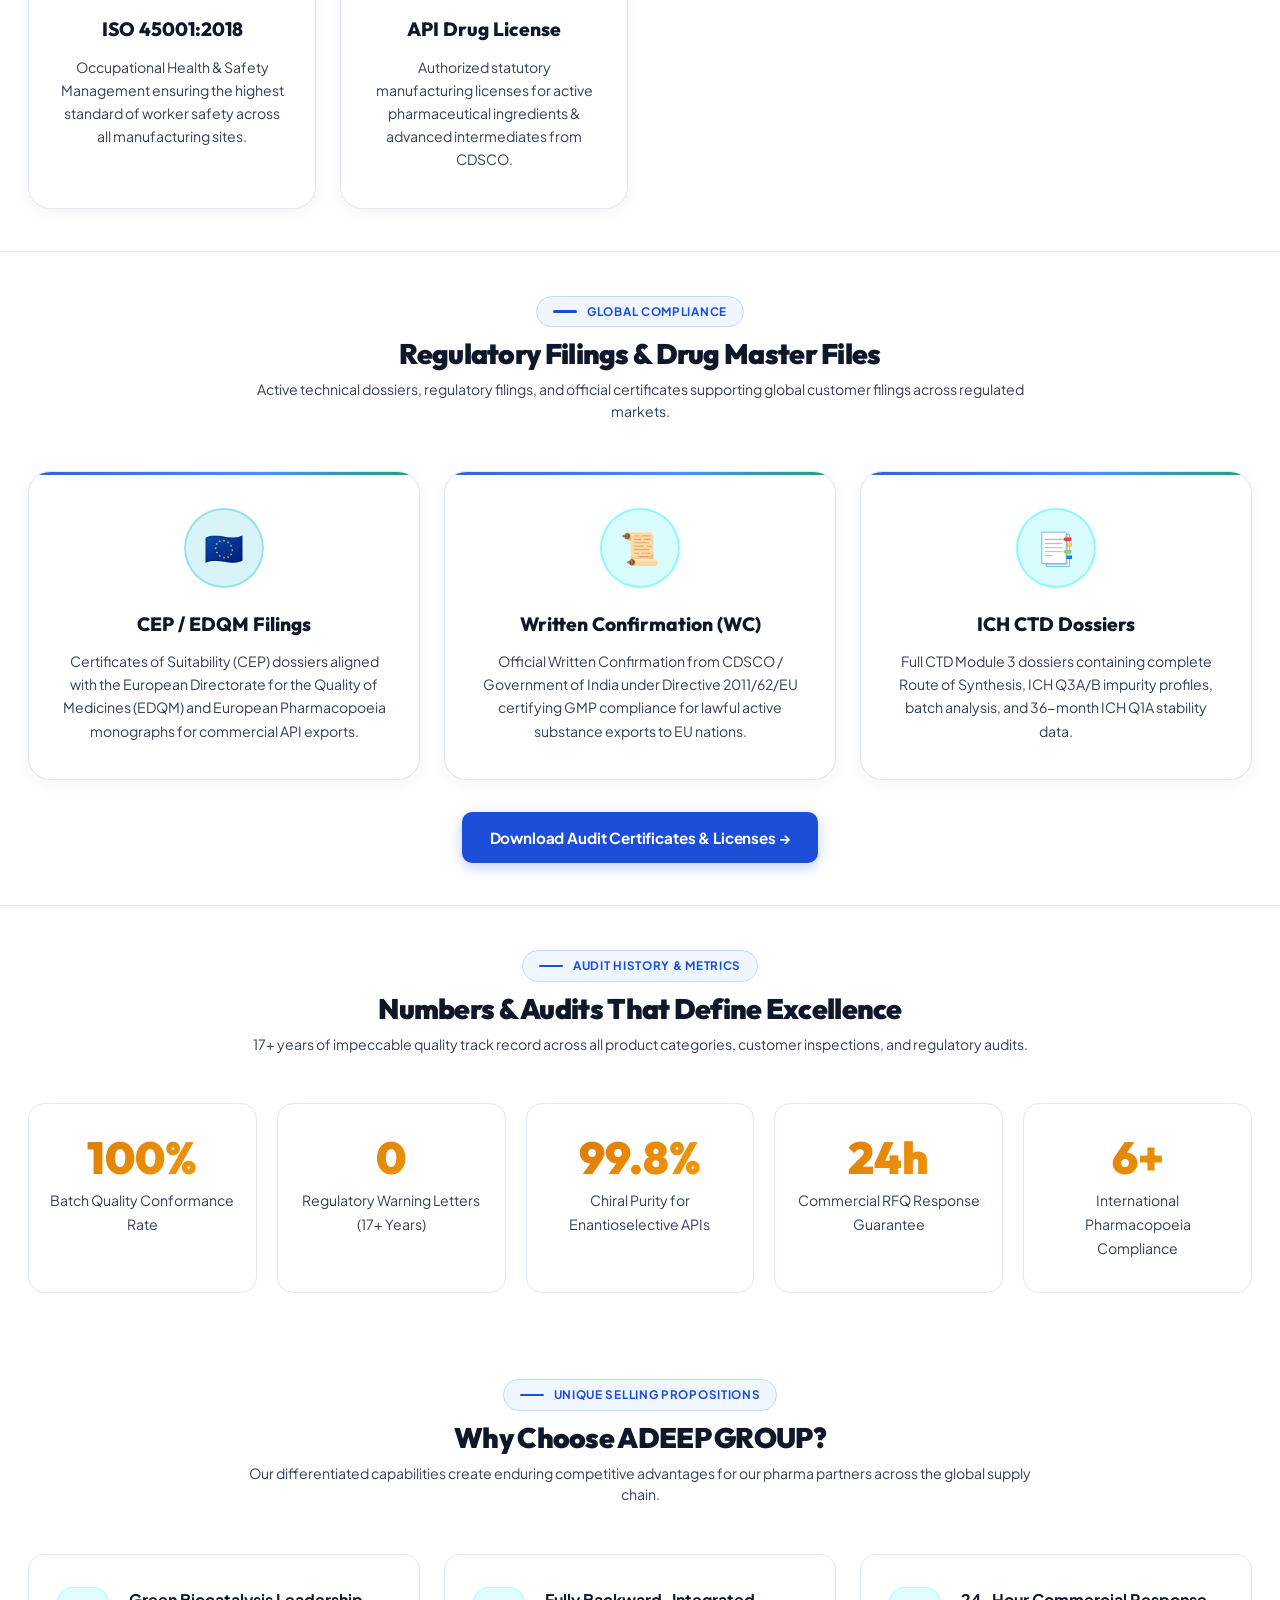
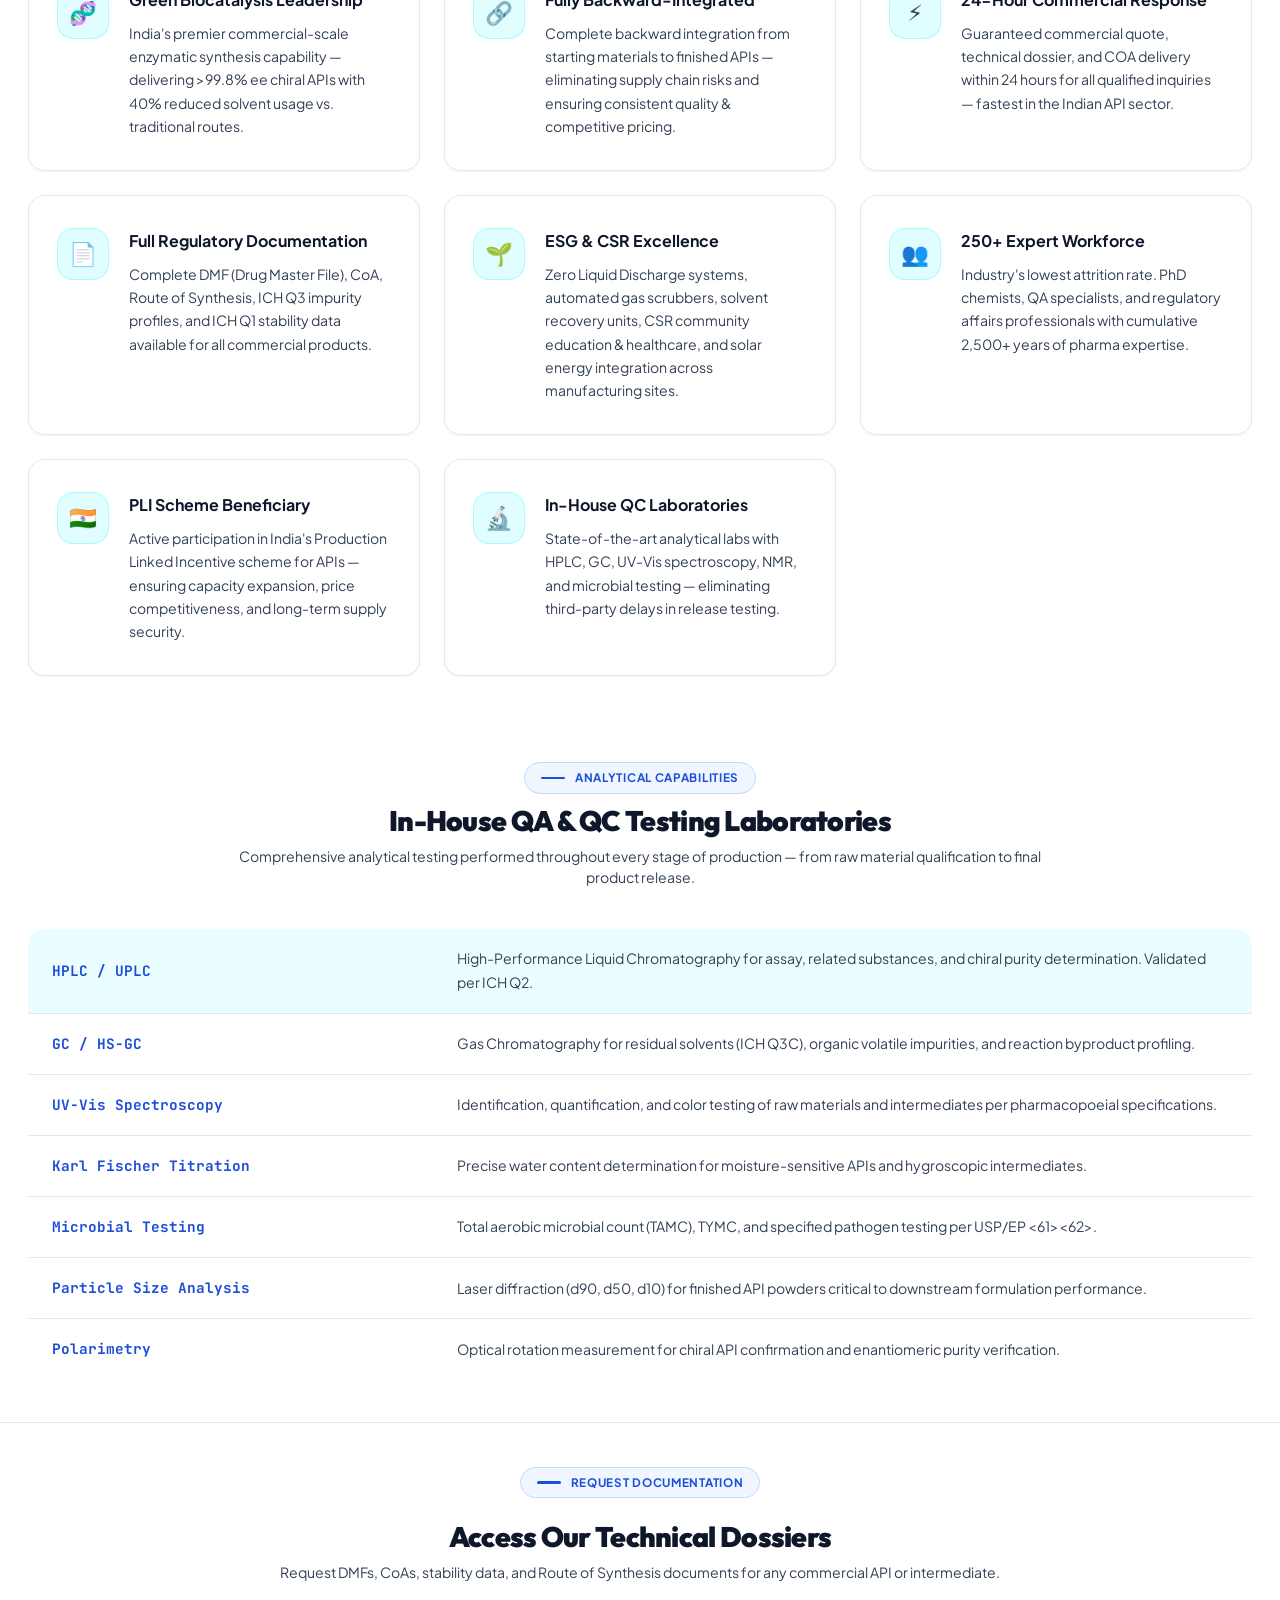
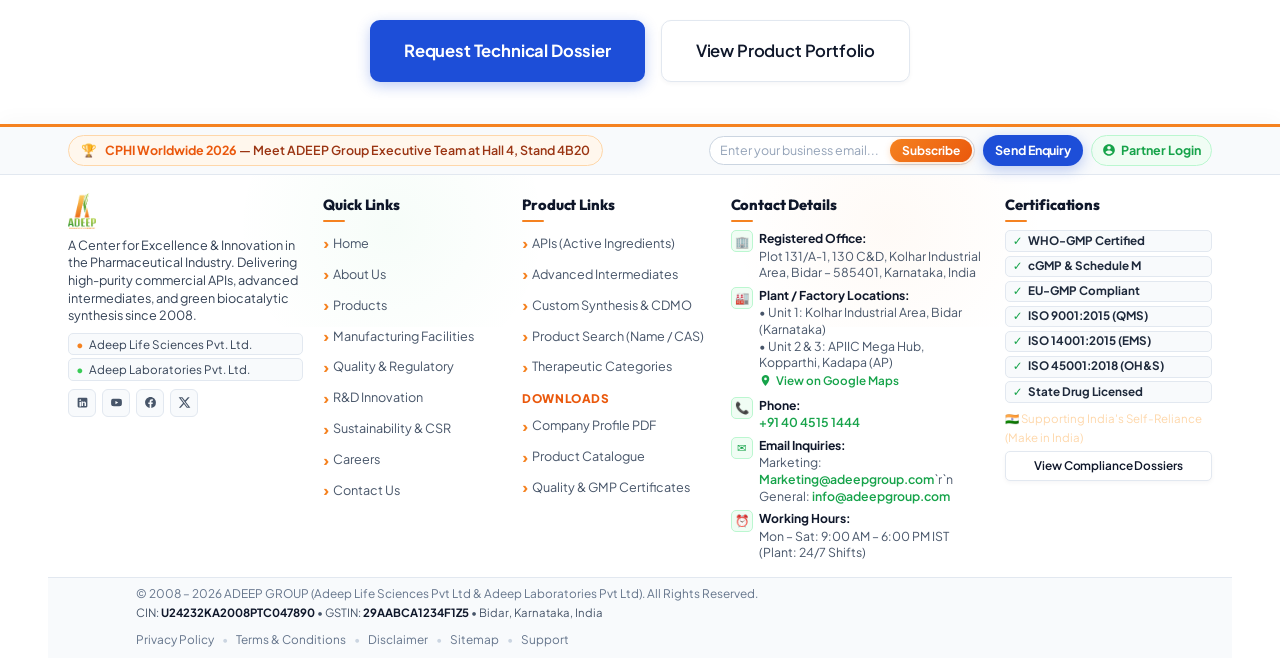
<file: quality.html>
﻿<!DOCTYPE html>
<html lang="en" data-theme="adeep-signature">
<head>
  <meta charset="UTF-8" />
  <meta name="viewport" content="width=device-width, initial-scale=1.0" />
  <title>Quality &amp; USPs | ADEEP GROUP — WHO-GMP, cGMP &amp; ISO Certified</title>
  <meta name="description" content="ADEEP GROUP's comprehensive quality framework — WHO-GMP, cGMP compliance, ISO certifications, and world-class quality systems for APIs and intermediates." />
  <link rel="preconnect" href="https://fonts.googleapis.com">
  <link rel="preconnect" href="https://fonts.gstatic.com" crossorigin>
  <link href="https://fonts.googleapis.com/css2?family=Plus+Jakarta+Sans:wght@300;400;500;600;700;800&family=Outfit:wght@400;500;600;700;800;900&family=JetBrains+Mono:wght@400;500;600&display=swap" rel="stylesheet">
  <link rel="icon" type="image/png" href="assets/adeep_emblem.png" />
  <link rel="stylesheet" href="styles.css?v=49.0" />
  <style>
    .page-hero { min-height: calc(100vh - 76px) !important; height: calc(100vh - 76px) !important; display: flex !important; align-items: center !important; position: relative !important; padding: 40px 0 !important; overflow: hidden !important; background-size: cover !important; background-position: center !important; background: linear-gradient(180deg, rgba(7, 14, 30, 0.62) 0%, rgba(4, 7, 17, 0.86) 100%), url('assets/hero_qc_lab.jpg') center/cover no-repeat !important; }
    .page-hero-inner { position: relative; z-index: 2; }
    .breadcrumb { display: flex; align-items: center; gap: 8px; font-size: 0.82rem; color: rgba(203,213,225,0.65); margin-bottom: 20px; }
    .breadcrumb a { color: var(--teal-vivid); text-decoration: none; }
    .page-title { font-family: var(--font-heading); font-size: clamp(2.4rem, 5vw, 3.8rem); font-weight: 900; color: #fff; line-height: 1.1; margin-bottom: 20px; letter-spacing: -0.03em; }
    .page-title .accent { background: linear-gradient(135deg, #c084fc, #8b5cf6); -webkit-background-clip: text; -webkit-text-fill-color: transparent; background-clip: text; }
    .page-subtitle { font-size: 1.05rem; color: rgba(226,238,255,0.82); max-width: 620px; line-height: 1.7; margin-bottom: 32px; }
    .hero-badges { display: flex; flex-wrap: wrap; gap: 12px; }
    .h-badge { display: flex; align-items: center; gap: 8px; padding: 8px 18px; background: rgba(255,255,255,0.07); backdrop-filter: blur(10px); border: 1px solid rgba(139,92,246,0.3); border-radius: var(--r-full); font-size: 0.82rem; font-weight: 600; color: #fff; }
    .h-badge-dot { width: 8px; height: 8px; border-radius: 50%; background: #c084fc; box-shadow: 0 0 8px #c084fc; }

    /* Certifications Grid */
    .cert-hero-grid { display: grid; grid-template-columns: repeat(auto-fit, minmax(260px, 1fr)); gap: 24px; margin-top: 48px; }
    .cert-card {
      background: var(--bg-card);
      border: 1px solid var(--border-card);
      border-radius: var(--r-xl);
      padding: 36px 30px;
      position: relative;
      overflow: hidden;
      transition: var(--t);
      text-align: center;
    }
    .cert-card::before { content: ''; position: absolute; top: 0; left: 0; right: 0; height: 3px; }
    .cert-who::before { background: linear-gradient(90deg, #00b4d8, #0077b6); }
    .cert-regulatory::before { background: linear-gradient(90deg, #8b5cf6, #c084fc); }
    .cert-iso9::before { background: linear-gradient(90deg, #00f0ff, #00f5a0); }
    .cert-iso14::before { background: linear-gradient(90deg, #00f5a0, #10b981); }
    .cert-iso45::before { background: linear-gradient(90deg, #0ea5e9, #38bdf8); }
    .cert-api::before { background: linear-gradient(90deg, #00f0ff, #3b82f6); }
    .cert-card:hover { transform: translateY(-8px); box-shadow: var(--shadow-xl); border-color: var(--border-card-hover); }
    .cert-circle {
      width: 80px; height: 80px;
      border-radius: 50%;
      display: flex; align-items: center; justify-content: center;
      margin: 0 auto 20px;
      font-size: 2rem;
    }
    .cert-who .cert-circle { background: rgba(0,180,216,0.15); border: 2px solid rgba(0,180,216,0.3); }
    .cert-regulatory .cert-circle { background: rgba(139,92,246,0.15); border: 2px solid rgba(139,92,246,0.3); }
    .cert-iso9 .cert-circle { background: rgba(0,240,255,0.15); border: 2px solid rgba(0,240,255,0.35); }
    .cert-iso14 .cert-circle { background: rgba(0,245,160,0.15); border: 2px solid rgba(0,245,160,0.35); }
    .cert-iso45 .cert-circle { background: rgba(14,165,233,0.15); border: 2px solid rgba(14,165,233,0.35); }
    .cert-api .cert-circle { background: rgba(0,240,255,0.15); border: 2px solid rgba(0,240,255,0.35); }
    .cert-card h3 { font-family: var(--font-heading); font-size: 1.2rem; font-weight: 800; color: #fff; margin-bottom: 10px; }
    .cert-card p { font-size: 0.88rem; color: var(--text-body); line-height: 1.65; }

    /* USP Features */
    .usp-grid { display: grid; grid-template-columns: repeat(auto-fit, minmax(300px, 1fr)); gap: 24px; margin-top: 48px; }
    .usp-card {
      background: var(--bg-card);
      border: 1px solid var(--border-card);
      border-radius: var(--r-lg);
      padding: 32px 28px;
      display: flex; gap: 20px; align-items: flex-start;
      transition: var(--t);
    }
    .usp-card:hover { border-color: var(--border-card-hover); transform: translateY(-4px); box-shadow: var(--shadow-md); }
    .usp-icon-circle { width: 52px; height: 52px; border-radius: var(--r-lg); display: flex; align-items: center; justify-content: center; font-size: 1.4rem; flex-shrink: 0; background: rgba(0,240,255,0.12); border: 1px solid rgba(0,240,255,0.25); }
    .usp-card h4 { font-weight: 700; color: #fff; margin-bottom: 8px; }
    .usp-card p { font-size: 0.88rem; color: var(--text-body); line-height: 1.65; }

    /* QC Capabilities */
    .qc-table { margin-top: 40px; }
    .qc-row { display: grid; grid-template-columns: 1fr 2fr; gap: 20px; padding: 18px 24px; border-bottom: 1px solid var(--border-card); align-items: center; }
    .qc-row:first-child { background: rgba(0,240,255,0.08); border-radius: var(--r-lg) var(--r-lg) 0 0; border-bottom: 1px solid var(--border-card); }
    .qc-row:last-child { border-bottom: none; }
    .qc-row:hover { background: rgba(255,255,255,0.03); }
    .qc-method { font-weight: 700; color: var(--cyan); font-size: 0.9rem; font-family: var(--font-mono); }
    .qc-desc { font-size: 0.88rem; color: var(--text-body); }

    /* Stats Banner */
    .quality-stats { display: grid; grid-template-columns: repeat(auto-fit, minmax(180px, 1fr)); gap: 20px; margin-top: 48px; }
    .q-stat { text-align: center; padding: 32px 20px; background: var(--bg-card); border: 1px solid var(--border-card); border-radius: var(--r-lg); }
    .q-stat-value { font-family: var(--font-heading); font-size: 2.8rem; font-weight: 900; background: var(--grad-gold); -webkit-background-clip: text; -webkit-text-fill-color: transparent; background-clip: text; line-height: 1; margin-bottom: 8px; }
    .q-stat-label { font-size: 0.88rem; color: var(--text-body); }
  </style>
</head>
<body>
  <canvas id="particleCanvas"></canvas>
  <header class="site-header" id="mainHeader">
    <div class="container header-container">
      <a href="index.html" class="brand-logo"><img src="assets/adeep_logo.png" alt="ADEEP GROUP" class="logo-img" /></a>
            <nav class="nav-menu" id="navMenu">
        <a href="index.html" class="nav-link">Home</a>

        <div class="nav-item-dropdown">
          <a href="about.html" class="nav-link nav-dropdown-toggle">
            About Us <span class="dropdown-chevron">▼</span>
          </a>
          <div class="nav-dropdown-menu">
            <a href="about.html" class="dropdown-item">About ADEEP Group</a>
            <a href="leadership.html" class="dropdown-item">Leadership &amp; Board</a>
            <a href="facilities.html" class="dropdown-item">Manufacturing Facilities</a>
            <a href="careers.html" class="dropdown-item">Careers &amp; Culture</a>
          </div>
        </div>

        <div class="nav-item-dropdown">
          <a href="products.html" class="nav-link nav-dropdown-toggle">
            Products <span class="dropdown-chevron">▼</span>
          </a>
          <div class="nav-dropdown-menu">
            <a href="products.html" class="dropdown-item">All Products</a>
            <a href="products.html?category=commercial-api" class="dropdown-item">APIs (Active Ingredients)</a>
            <a href="products.html?category=intermediate" class="dropdown-item">Advanced Intermediates</a>
            <a href="products.html?category=custom-synthesis" class="dropdown-item">Custom Synthesis &amp; CDMO</a>
            <a href="products.html?category=pipeline-api" class="dropdown-item">R&amp;D Pipeline</a>
          </div>
        </div>

        <div class="nav-item-dropdown">
          <a href="quality.html" class="nav-link nav-dropdown-toggle active">
            Quality &amp; R&amp;D <span class="dropdown-chevron">▼</span>
          </a>
          <div class="nav-dropdown-menu">
            <a href="quality.html" class="dropdown-item active">Quality &amp; Regulatory Assurance</a>
            <a href="rnd.html" class="dropdown-item">R&amp;D &amp; Green Biocatalysis</a>
            <a href="downloads.html" class="dropdown-item">Certificates &amp; DMF Downloads</a>
            <a href="partners.html" class="dropdown-item">Global CDMO &amp; Partnerships</a>
          </div>
        </div>

        <div class="nav-item-dropdown">
          <a href="sustainability.html" class="nav-link nav-dropdown-toggle">
            Sustainability <span class="dropdown-chevron">▼</span>
          </a>
          <div class="nav-dropdown-menu">
            <a href="sustainability.html" class="dropdown-item">Sustainability &amp; ESG Overview</a>
            <a href="hsg.html" class="dropdown-item">Health, Safety &amp; Governance (HSG)</a>
          </div>
        </div>

        <a href="contact.html" class="nav-link">Contact Us</a>
      </nav>
      <div class="header-actions">
        <a href="contact.html" class="btn btn-primary btn-sm header-cta">Send Enquiry</a>
        <button class="mobile-toggle" id="mobileToggle"><span></span><span></span><span></span></button>
      </div>
    </div>
  </header>

  <section class="page-hero">
    <div class="container page-hero-inner">
      <div class="breadcrumb"><a href="index.html">Home</a><span>/</span><span>Quality &amp; USPs</span></div>
      <h1 class="page-title">Uncompromising<br /><span class="accent">Quality &amp; Compliance</span></h1>
      <p class="page-subtitle">17+ years of zero regulatory action letters. ADEEP's quality framework sets the global benchmark for API manufacturing — from raw material qualification to finished product release.</p>
      <div class="hero-badges">
        <div class="h-badge"><div class="h-badge-dot"></div>WHO-GMP Certified</div>
        <div class="h-badge"><div class="h-badge-dot"></div>cGMP &amp; Schedule M</div>
        <div class="h-badge"><div class="h-badge-dot"></div>100% Batch Quality Conformance</div>
        <div class="h-badge"><div class="h-badge-dot"></div>Zero Warning Letters</div>
      </div>
    </div>
  </section>

  <!-- Certifications -->
  <section class="section" id="certifications" style="padding-top:70px;">
    <div class="container">
      <div class="section-header-centered">
        <span class="section-tag">GLOBAL CERTIFICATIONS</span>
        <h2 class="section-title">International Regulatory Credentials</h2>
        <p class="section-desc">Each certification reflects our systematic commitment to quality, safety, and environmental responsibility across all manufacturing operations.</p>
      </div>
      <div class="cert-hero-grid">
        <div class="cert-card cert-who"><div class="cert-circle">🌐</div><h3>WHO-GMP</h3><p>Certified Good Manufacturing Practices aligned with World Health Organization guidelines — ensuring global supply chain acceptability.</p></div>
        <div class="cert-card cert-regulatory"><div class="cert-circle">⭐</div><h3>cGMP &amp; Schedule M</h3><p>Current Good Manufacturing Practice and Schedule M compliant facilities ensuring rigorous pharmaceutical quality standards.</p></div>
        <div class="cert-card cert-iso9"><div class="cert-circle">🏆</div><h3>ISO 9001:2015</h3><p>Quality Management System standard ensuring continuous product consistency, process control, and systematic improvement.</p></div>
        <div class="cert-card cert-iso14"><div class="cert-circle">🌿</div><h3>ISO 14001:2015</h3><p>Environmental Management System for sustainable waste management, energy efficiency, and green chemistry initiatives.</p></div>
        <div class="cert-card cert-iso45"><div class="cert-circle">🛡️</div><h3>ISO 45001:2018</h3><p>Occupational Health &amp; Safety Management ensuring the highest standard of worker safety across all manufacturing sites.</p></div>
        <div class="cert-card cert-api"><div class="cert-circle">📋</div><h3>API Drug License</h3><p>Authorized statutory manufacturing licenses for active pharmaceutical ingredients &amp; advanced intermediates from CDSCO.</p></div>
      </div>
    </div>
  </section>

  <!-- Regulatory Filings (US DMF, CEP, WC) -->
  <section class="section" id="regulatory-filings" style="padding:70px 0;background:linear-gradient(180deg, rgba(14,28,60,0.6) 0%, rgba(7,14,30,0.8) 100%);border-top:1px solid var(--border-card);border-bottom:1px solid var(--border-card);">
    <div class="container">
      <div class="section-header-centered">
        <span class="section-tag">GLOBAL COMPLIANCE</span>
        <h2 class="section-title">Regulatory Filings &amp; Drug Master Files</h2>
        <p class="section-desc">Active technical dossiers, regulatory filings, and official certificates supporting global customer filings across regulated markets.</p>
      </div>
      <div class="cert-hero-grid">
        <div class="cert-card cert-who">
          <div class="cert-circle">🇪🇺</div>
          <h3>CEP / EDQM Filings</h3>
          <p>Certificates of Suitability (CEP) dossiers aligned with the European Directorate for the Quality of Medicines (EDQM) and European Pharmacopoeia monographs for commercial API exports.</p>
        </div>
        <div class="cert-card cert-api">
          <div class="cert-circle">📜</div>
          <h3>Written Confirmation (WC)</h3>
          <p>Official Written Confirmation from CDSCO / Government of India under Directive 2011/62/EU certifying GMP compliance for lawful active substance exports to EU nations.</p>
        </div>
        <div class="cert-card cert-iso9">
          <div class="cert-circle">📑</div>
          <h3>ICH CTD Dossiers</h3>
          <p>Full CTD Module 3 dossiers containing complete Route of Synthesis, ICH Q3A/B impurity profiles, batch analysis, and 36-month ICH Q1A stability data.</p>
        </div>
      </div>
      <div style="text-align:center;margin-top:32px;">
        <a href="downloads.html" class="btn btn-primary btn-md">Download Audit Certificates &amp; Licenses →</a>
      </div>
    </div>
  </section>

  <!-- Quality Stats & Audit History -->
  <section class="section" id="audit-history" style="background:var(--bg-surface);padding:70px 0;">
    <div class="container">
      <div class="section-header-centered">
        <span class="section-tag">AUDIT HISTORY &amp; METRICS</span>
        <h2 class="section-title">Numbers &amp; Audits That Define Excellence</h2>
        <p class="section-desc">17+ years of impeccable quality track record across all product categories, customer inspections, and regulatory audits.</p>
      </div>
      <div class="quality-stats">
        <div class="q-stat"><div class="q-stat-value">100%</div><div class="q-stat-label">Batch Quality Conformance Rate</div></div>
        <div class="q-stat"><div class="q-stat-value">0</div><div class="q-stat-label">Regulatory Warning Letters (17+ Years)</div></div>
        <div class="q-stat"><div class="q-stat-value">99.8%</div><div class="q-stat-label">Chiral Purity for Enantioselective APIs</div></div>
        <div class="q-stat"><div class="q-stat-value">24h</div><div class="q-stat-label">Commercial RFQ Response Guarantee</div></div>
        <div class="q-stat"><div class="q-stat-value">6+</div><div class="q-stat-label">International Pharmacopoeia Compliance</div></div>
      </div>
    </div>
  </section>

  <!-- USPs -->
  <section class="section">
    <div class="container">
      <div class="section-header-centered">
        <span class="section-tag">UNIQUE SELLING PROPOSITIONS</span>
        <h2 class="section-title">Why Choose ADEEP GROUP?</h2>
        <p class="section-desc">Our differentiated capabilities create enduring competitive advantages for our pharma partners across the global supply chain.</p>
      </div>
      <div class="usp-grid">
        <div class="usp-card"><div class="usp-icon-circle">🧬</div><div><h4>Green Biocatalysis Leadership</h4><p>India's premier commercial-scale enzymatic synthesis capability — delivering &gt;99.8% ee chiral APIs with 40% reduced solvent usage vs. traditional routes.</p></div></div>
        <div class="usp-card"><div class="usp-icon-circle">🔗</div><div><h4>Fully Backward-Integrated</h4><p>Complete backward integration from starting materials to finished APIs — eliminating supply chain risks and ensuring consistent quality &amp; competitive pricing.</p></div></div>
        <div class="usp-card"><div class="usp-icon-circle">⚡</div><div><h4>24-Hour Commercial Response</h4><p>Guaranteed commercial quote, technical dossier, and COA delivery within 24 hours for all qualified inquiries — fastest in the Indian API sector.</p></div></div>
        <div class="usp-card"><div class="usp-icon-circle">📄</div><div><h4>Full Regulatory Documentation</h4><p>Complete DMF (Drug Master File), CoA, Route of Synthesis, ICH Q3 impurity profiles, and ICH Q1 stability data available for all commercial products.</p></div></div>
        <div class="usp-card"><div class="usp-icon-circle">🌱</div><div><h4>ESG &amp; CSR Excellence</h4><p>Zero Liquid Discharge systems, automated gas scrubbers, solvent recovery units, CSR community education &amp; healthcare, and solar energy integration across manufacturing sites.</p></div></div>
        <div class="usp-card"><div class="usp-icon-circle">👥</div><div><h4>250+ Expert Workforce</h4><p>Industry's lowest attrition rate. PhD chemists, QA specialists, and regulatory affairs professionals with cumulative 2,500+ years of pharma expertise.</p></div></div>
        <div class="usp-card"><div class="usp-icon-circle">🇮🇳</div><div><h4>PLI Scheme Beneficiary</h4><p>Active participation in India's Production Linked Incentive scheme for APIs — ensuring capacity expansion, price competitiveness, and long-term supply security.</p></div></div>
        <div class="usp-card"><div class="usp-icon-circle">🔬</div><div><h4>In-House QC Laboratories</h4><p>State-of-the-art analytical labs with HPLC, GC, UV-Vis spectroscopy, NMR, and microbial testing — eliminating third-party delays in release testing.</p></div></div>
      </div>
    </div>
  </section>

  <!-- QC Methods -->
  <section class="section" id="qa-qc" style="background:var(--bg-surface);padding:70px 0;">
    <div class="container">
      <div class="section-header-centered">
        <span class="section-tag">ANALYTICAL CAPABILITIES</span>
        <h2 class="section-title">In-House QA &amp; QC Testing Laboratories</h2>
        <p class="section-desc">Comprehensive analytical testing performed throughout every stage of production — from raw material qualification to final product release.</p>
      </div>
      <div class="qc-table">
        <div class="qc-row"><div class="qc-method">HPLC / UPLC</div><div class="qc-desc">High-Performance Liquid Chromatography for assay, related substances, and chiral purity determination. Validated per ICH Q2.</div></div>
        <div class="qc-row"><div class="qc-method">GC / HS-GC</div><div class="qc-desc">Gas Chromatography for residual solvents (ICH Q3C), organic volatile impurities, and reaction byproduct profiling.</div></div>
        <div class="qc-row"><div class="qc-method">UV-Vis Spectroscopy</div><div class="qc-desc">Identification, quantification, and color testing of raw materials and intermediates per pharmacopoeial specifications.</div></div>
        <div class="qc-row"><div class="qc-method">Karl Fischer Titration</div><div class="qc-desc">Precise water content determination for moisture-sensitive APIs and hygroscopic intermediates.</div></div>
        <div class="qc-row"><div class="qc-method">Microbial Testing</div><div class="qc-desc">Total aerobic microbial count (TAMC), TYMC, and specified pathogen testing per USP/EP &lt;61&gt;&lt;62&gt;.</div></div>
        <div class="qc-row"><div class="qc-method">Particle Size Analysis</div><div class="qc-desc">Laser diffraction (d90, d50, d10) for finished API powders critical to downstream formulation performance.</div></div>
        <div class="qc-row"><div class="qc-method">Polarimetry</div><div class="qc-desc">Optical rotation measurement for chiral API confirmation and enantiomeric purity verification.</div></div>
      </div>
    </div>
  </section>

  <section class="section" style="padding:70px 0;background:linear-gradient(135deg,rgba(3,5,16,0.98) 0%,rgba(8,16,38,0.95) 100%);border-top:1px solid var(--border-card);">
    <div class="container" style="text-align:center;">
      <span class="section-tag">REQUEST DOCUMENTATION</span>
      <h2 class="section-title" style="margin-top:12px;">Access Our Technical Dossiers</h2>
      <p class="section-desc" style="margin:0 auto 36px;">Request DMFs, CoAs, stability data, and Route of Synthesis documents for any commercial API or intermediate.</p>
      <div style="display:flex;gap:16px;justify-content:center;flex-wrap:wrap;">
        <a href="contact.html" class="btn btn-primary btn-lg">Request Technical Dossier</a>
        <a href="products.html" class="btn btn-outline btn-lg">View Product Portfolio</a>
      </div>
    </div>
  </section>

  <!-- Global Master Footer -->
  <footer class="site-footer">
    <!-- Top Ribbon: Exhibition Announcement & Newsletter Signup -->
    <div class="footer-top-ribbon">
      <div class="container ftr-container">
        <div class="ftr-event-chip">
          <span>🏆</span>
          <span><strong>CPHI Worldwide 2026</strong> — Meet ADEEP Group Executive Team at Hall 4, Stand 4B20</span>
        </div>
        <div class="ftr-actions">
          <form class="ftr-newsletter-form" onsubmit="event.preventDefault(); showToast('Subscribed to ADEEP Molecule Pipeline Updates!');">
            <input type="email" placeholder="Enter your business email..." required aria-label="Business Email" />
            <button type="submit">Subscribe</button>
          </form>
          <a href="contact.html" class="btn btn-sm btn-primary" style="padding: 8px 16px; font-size: 0.82rem;">Send Enquiry</a>
          <a href="contact.html" class="ftr-login-link">
            <svg viewBox="0 0 24 24" width="14" height="14" fill="currentColor"><path d="M12 2C6.48 2 2 6.48 2 12s4.48 10 10 10 10-4.48 10-10S17.52 2 12 2zm0 3c1.66 0 3 1.34 3 3s-1.34 3-3 3-3-1.34-3-3 1.34-3 3-3zm0 14.2c-2.5 0-4.71-1.28-6-3.22.03-1.99 4-3.08 6-3.08 1.99 0 5.97 1.09 6 3.08-1.29 1.94-3.5 3.22-6 3.22z"/></svg>
            <span>Partner Login</span>
          </a>
        </div>
      </div>
    </div>

    <!-- Main 5-Column Content Grid -->
    <div class="container footer-main-grid">
      <!-- 1. Company Info -->
      <div class="footer-col brand-col">
        <img src="assets/adeep_logo.png" alt="ADEEP GROUP" class="footer-brand-logo" />
        <p class="footer-desc">
          A Center for Excellence &amp; Innovation in the Pharmaceutical Industry. Delivering high-purity commercial APIs, advanced intermediates, and green biocatalytic synthesis since 2008.
        </p>
        <div class="footer-entities">
          <span><strong style="color: #f58220;">•</strong> Adeep Life Sciences Pvt. Ltd.</span>
          <span><strong style="color: #38cb56;">•</strong> Adeep Laboratories Pvt. Ltd.</span>
        </div>
        <div class="footer-social-row">
          <a href="https://linkedin.com" target="_blank" rel="noopener noreferrer" class="footer-social-btn" aria-label="LinkedIn" title="LinkedIn">
            <svg viewBox="0 0 24 24"><path d="M19 3a2 2 0 0 1 2 2v14a2 2 0 0 1-2 2H5a2 2 0 0 1-2-2V5a2 2 0 0 1 2-2h14m-.5 15.5v-5.3a3.26 3.26 0 0 0-3.26-3.26c-.85 0-1.84.52-2.28 1.3v-1.11h-2.79v8.37h2.79v-4.93c0-.77.62-1.4 1.39-1.4a1.4 1.4 0 0 1 1.4 1.4v4.93h2.75M6.46 10.9v8.37H9.2V10.9H6.46M7.83 6.2a1.66 1.66 0 0 0-1.66 1.66c0 .92.74 1.66 1.66 1.66.92 0 1.66-.74 1.66-1.66 0-.92-.74-1.66-1.66-1.66Z"/></svg>
          </a>
          <a href="https://youtube.com" target="_blank" rel="noopener noreferrer" class="footer-social-btn" aria-label="YouTube" title="YouTube">
            <svg viewBox="0 0 24 24"><path d="M10 15l5.19-3L10 9v6m11.56-7.83c.13.47.22 1.1.28 1.9.07.8.1 1.49.1 2.09L22 12c0 2.19-.16 3.8-.44 4.83-.25.9-.83 1.48-1.73 1.73-.47.13-1.33.22-2.65.28-1.3.07-2.49.1-3.59.1L12 19c-4.19 0-6.8-.16-7.83-.44-.9-.25-1.48-.83-1.73-1.73-.13-.47-.22-1.1-.28-1.9-.07-.8-.1-1.49-.1-2.09L2 12c0-2.19.16-3.8.44-4.83.25-.9.83-1.48 1.73-1.73.47-.13 1.33-.22 2.65-.28 1.3-.07 2.49-.1 3.59-.1L12 5c4.19 0 6.8.16 7.83.44.9.25 1.48.83 1.73 1.73Z"/></svg>
          </a>
          <a href="https://facebook.com" target="_blank" rel="noopener noreferrer" class="footer-social-btn" aria-label="Facebook" title="Facebook">
            <svg viewBox="0 0 24 24"><path d="M12 2.04C6.5 2.04 2 6.53 2 12.06C2 17.06 5.66 21.21 10.44 21.96V14.96H7.9V12.06H10.44V9.85C10.44 7.34 11.93 5.96 14.22 5.96C15.31 5.96 16.45 6.15 16.45 6.15V8.62H15.19C13.95 8.62 13.56 9.39 13.56 10.18V12.06H16.34L15.89 14.96H13.56V21.96A10 10 0 0 0 22 12.06C22 6.53 17.5 2.04 12 2.04Z"/></svg>
          </a>
          <a href="https://x.com" target="_blank" rel="noopener noreferrer" class="footer-social-btn" aria-label="X (Twitter)" title="X (Twitter)">
            <svg viewBox="0 0 24 24"><path d="M18.244 2.25h3.308l-7.227 8.26 8.502 11.24H16.17l-5.214-6.817L4.99 21.75H1.68l7.73-8.835L1.254 2.25H8.08l4.713 6.231zm-1.161 17.52h1.833L7.084 4.126H5.117z"/></svg>
          </a>
        </div>
      </div>

      <!-- 2. Quick Links -->
      <div class="footer-col">
        <h4>Quick Links</h4>
        <ul class="footer-nav-list">
          <li><a href="index.html">Home</a></li>
          <li><a href="about.html">About Us</a></li>
          <li><a href="products.html">Products</a></li>
          <li><a href="facilities.html">Manufacturing Facilities</a></li>
          <li><a href="quality.html">Quality &amp; Regulatory</a></li>
          <li><a href="rnd.html">R&amp;D Innovation</a></li>
          <li><a href="sustainability.html">Sustainability &amp; CSR</a></li>
          <li><a href="careers.html">Careers</a></li>
          <li><a href="contact.html">Contact Us</a></li>
        </ul>
      </div>

      <!-- 3. Product Links & Downloads -->
      <div class="footer-col">
        <h4>Product Links</h4>
        <ul class="footer-nav-list">
          <li><a href="products.html?category=commercial-api">APIs (Active Ingredients)</a></li>
          <li><a href="products.html?category=intermediate">Advanced Intermediates</a></li>
          <li><a href="products.html?category=custom-synthesis">Custom Synthesis &amp; CDMO</a></li>
          <li><a href="products.html#products">Product Search (Name / CAS)</a></li>
          <li><a href="products.html#categories">Therapeutic Categories</a></li>
        </ul>

        <div class="footer-sub-heading">Downloads</div>
        <ul class="footer-nav-list">
          <li><a href="downloads.html#profile">Company Profile PDF</a></li>
          <li><a href="downloads.html#catalogue">Product Catalogue</a></li>
          <li><a href="downloads.html#certificates">Quality &amp; GMP Certificates</a></li>
        </ul>
      </div>

      <!-- 4. Contact Details -->
      <div class="footer-col">
        <h4>Contact Details</h4>
        <div class="footer-contact-items">
          <div class="fci-item">
            <div class="fci-icon">🏢</div>
            <div class="fci-content">
              <strong>Registered Office:</strong>
              <span>Plot 131/A-1, 130 C&amp;D, Kolhar Industrial Area, Bidar – 585401, Karnataka, India</span>
            </div>
          </div>
          <div class="fci-item">
            <div class="fci-icon">🏭</div>
            <div class="fci-content">
              <strong>Plant / Factory Locations:</strong>
              <span>• Unit 1: Kolhar Industrial Area, Bidar (Karnataka)<br />• Unit 2 &amp; 3: APIIC Mega Hub, Kopparthi, Kadapa (AP)</span>
              <a href="https://maps.google.com/?q=Kolhar+Industrial+Area+Bidar" target="_blank" rel="noopener noreferrer" class="fci-map-link">
                <svg viewBox="0 0 24 24" width="13" height="13" fill="currentColor"><path d="M12 2C8.13 2 5 5.13 5 9c0 5.25 7 13 7 13s7-7.75 7-13c0-3.87-3.13-7-7-7zm0 9.5a2.5 2.5 0 0 1 0-5 2.5 2.5 0 0 1 0 5z"/></svg>
                <span>View on Google Maps</span>
              </a>
            </div>
          </div>
          <div class="fci-item">
            <div class="fci-icon">📞</div>
            <div class="fci-content">
              <strong>Phone:</strong>
              <a href="tel:+914045151444">+91 40 4515 1444</a>
            </div>
          </div>
          <div class="fci-item">
            <div class="fci-icon">✉️</div>
            <div class="fci-content">
              <strong>Email Inquiries:</strong>
              <span>Marketing: <a href="mailto:Marketing@adeepgroup.com">Marketing@adeepgroup.com</a></span>`r`n              <span>General: <a href="mailto:info@adeepgroup.com">info@adeepgroup.com</a></span>
            </div>
          </div>
          <div class="fci-item">
            <div class="fci-icon">⏰</div>
            <div class="fci-content">
              <strong>Working Hours:</strong>
              <span>Mon – Sat: 9:00 AM – 6:00 PM IST (Plant: 24/7 Shifts)</span>
            </div>
          </div>
        </div>
      </div>

      <!-- 5. Certifications & Accreditations -->
      <div class="footer-col">
        <h4>Certifications</h4>
        <div class="footer-certs-grid">
          <div class="fc-pill"><span class="fcp-check">✓</span><span>WHO-GMP Certified</span></div>
          <div class="fc-pill"><span class="fcp-check">✓</span><span>cGMP &amp; Schedule M</span></div>
          <div class="fc-pill"><span class="fcp-check">✓</span><span>EU-GMP Compliant</span></div>
          <div class="fc-pill"><span class="fcp-check">✓</span><span>ISO 9001:2015 (QMS)</span></div>
          <div class="fc-pill"><span class="fcp-check">✓</span><span>ISO 14001:2015 (EMS)</span></div>
          <div class="fc-pill"><span class="fcp-check">✓</span><span>ISO 45001:2018 (OH&amp;S)</span></div>
          <div class="fc-pill"><span class="fcp-check">✓</span><span>State Drug Licensed</span></div>
        </div>
        <div class="footer-cta-box">
          <div class="make-in-india-badge" style="margin-bottom: 12px; font-size: 0.8rem; color: #fed7aa;">
            <span>🇮🇳 Supporting India's Self-Reliance (Make in India)</span>
          </div>
          <a href="quality.html" class="btn btn-outline btn-sm btn-block" style="text-align: center; font-size: 0.82rem; padding: 8px 12px; border-color: rgba(56, 203, 86, 0.4); color: #86efac;">View Compliance Dossiers</a>
        </div>
      </div>
    </div>

    <!-- 7. Bottom Legal Bar -->
    <div class="container footer-bottom-bar">
      <div class="fbb-container">
        <div>
          <div class="fbb-copy">
            © 2008 – 2026 ADEEP GROUP (Adeep Life Sciences Pvt Ltd &amp; Adeep Laboratories Pvt Ltd). All Rights Reserved.
          </div>
          <div class="fbb-corporate-ids">
            CIN: <strong>U24232KA2008PTC047890</strong> • GSTIN: <strong>29AABCA1234F1Z5</strong> • Bidar, Karnataka, India
          </div>
        </div>
        <div class="footer-legal-links">
          <a href="about.html#privacy">Privacy Policy</a>
          <span>•</span>
          <a href="about.html#terms">Terms &amp; Conditions</a>
          <span>•</span>
          <a href="about.html#disclaimer">Disclaimer</a>
          <span>•</span>
          <a href="about.html#sitemap">Sitemap</a>
          <span>•</span>
          <a href="contact.html">Support</a>
        </div>
      </div>
    </div>
  </footer>
  <button class="scroll-top-btn" id="scrollTopBtn" title="Back to Top">↑</button>
  <script>
    
    (function(){const c=document.getElementById('particleCanvas');if(!c)return;const ctx=c.getContext('2d');let W,H,P=[];let C = (window.getThemeColors ? window.getThemeColors() : ['rgba(14,165,233,','rgba(20,184,166,','rgba(16,185,129,','rgba(245,158,11,']); window.addEventListener('adeepThemeChanged', function() { if (window.getThemeColors) { C = window.getThemeColors(); particles.forEach(function(p) { p.c = C[Math.floor(Math.random() * C.length)]; }); } });function resize(){W=c.width=window.innerWidth;H=c.height=window.innerHeight;}function Pt(){this.reset=function(){this.x=Math.random()*W;this.y=Math.random()*H;this.r=Math.random()*2+0.8;this.vx=(Math.random()-.5)*.6;this.vy=(Math.random()-.5)*.6;this.col=C[Math.floor(Math.random()*C.length)];this.a=Math.random()*.5+.2;this.ps=Math.random()*.02+.01;this.pa=Math.random()*Math.PI*2;};this.reset();}function init(){P=[];const ct=Math.min(Math.floor((W*H)/18000),80);for(let i=0;i<ct;i++)P.push(new Pt());}function draw(){ctx.clearRect(0,0,W,H);P.forEach(p=>{p.pa+=p.ps;ctx.beginPath();ctx.arc(p.x,p.y,p.r,0,Math.PI*2);ctx.fillStyle=p.col+(p.a+Math.sin(p.pa)*.15)+')';ctx.shadowBlur=5;ctx.shadowColor=(C[1]||'rgba(20,184,166,')+'.4)';ctx.fill();ctx.shadowBlur=0;P.forEach(p2=>{const dx=p.x-p2.x,dy=p.y-p2.y,d=Math.sqrt(dx*dx+dy*dy);if(d<100){ctx.beginPath();ctx.moveTo(p.x,p.y);ctx.lineTo(p2.x,p2.y);ctx.strokeStyle=p.col+(.1*(1-d/100))+')';ctx.lineWidth=.5;ctx.stroke();}});p.x+=p.vx;p.y+=p.vy;if(p.x<0||p.x>W||p.y<0||p.y>H)p.reset();});requestAnimationFrame(draw);}window.addEventListener('resize',()=>{resize();init();});resize();init();draw();})();
    const h=document.getElementById('mainHeader');const st=document.getElementById('scrollTopBtn');window.addEventListener('scroll',()=>{h.classList.toggle('scrolled',window.scrollY>60);st.classList.toggle('visible',window.scrollY>400);});st.addEventListener('click',()=>window.scrollTo({top:0,behavior:'smooth'}));
    document.getElementById('mobileToggle').addEventListener('click',()=>document.getElementById('navMenu').classList.toggle('open'));
  </script>
  <script src="app.js?v=6.0"></script>
</body>
</html>
</file>
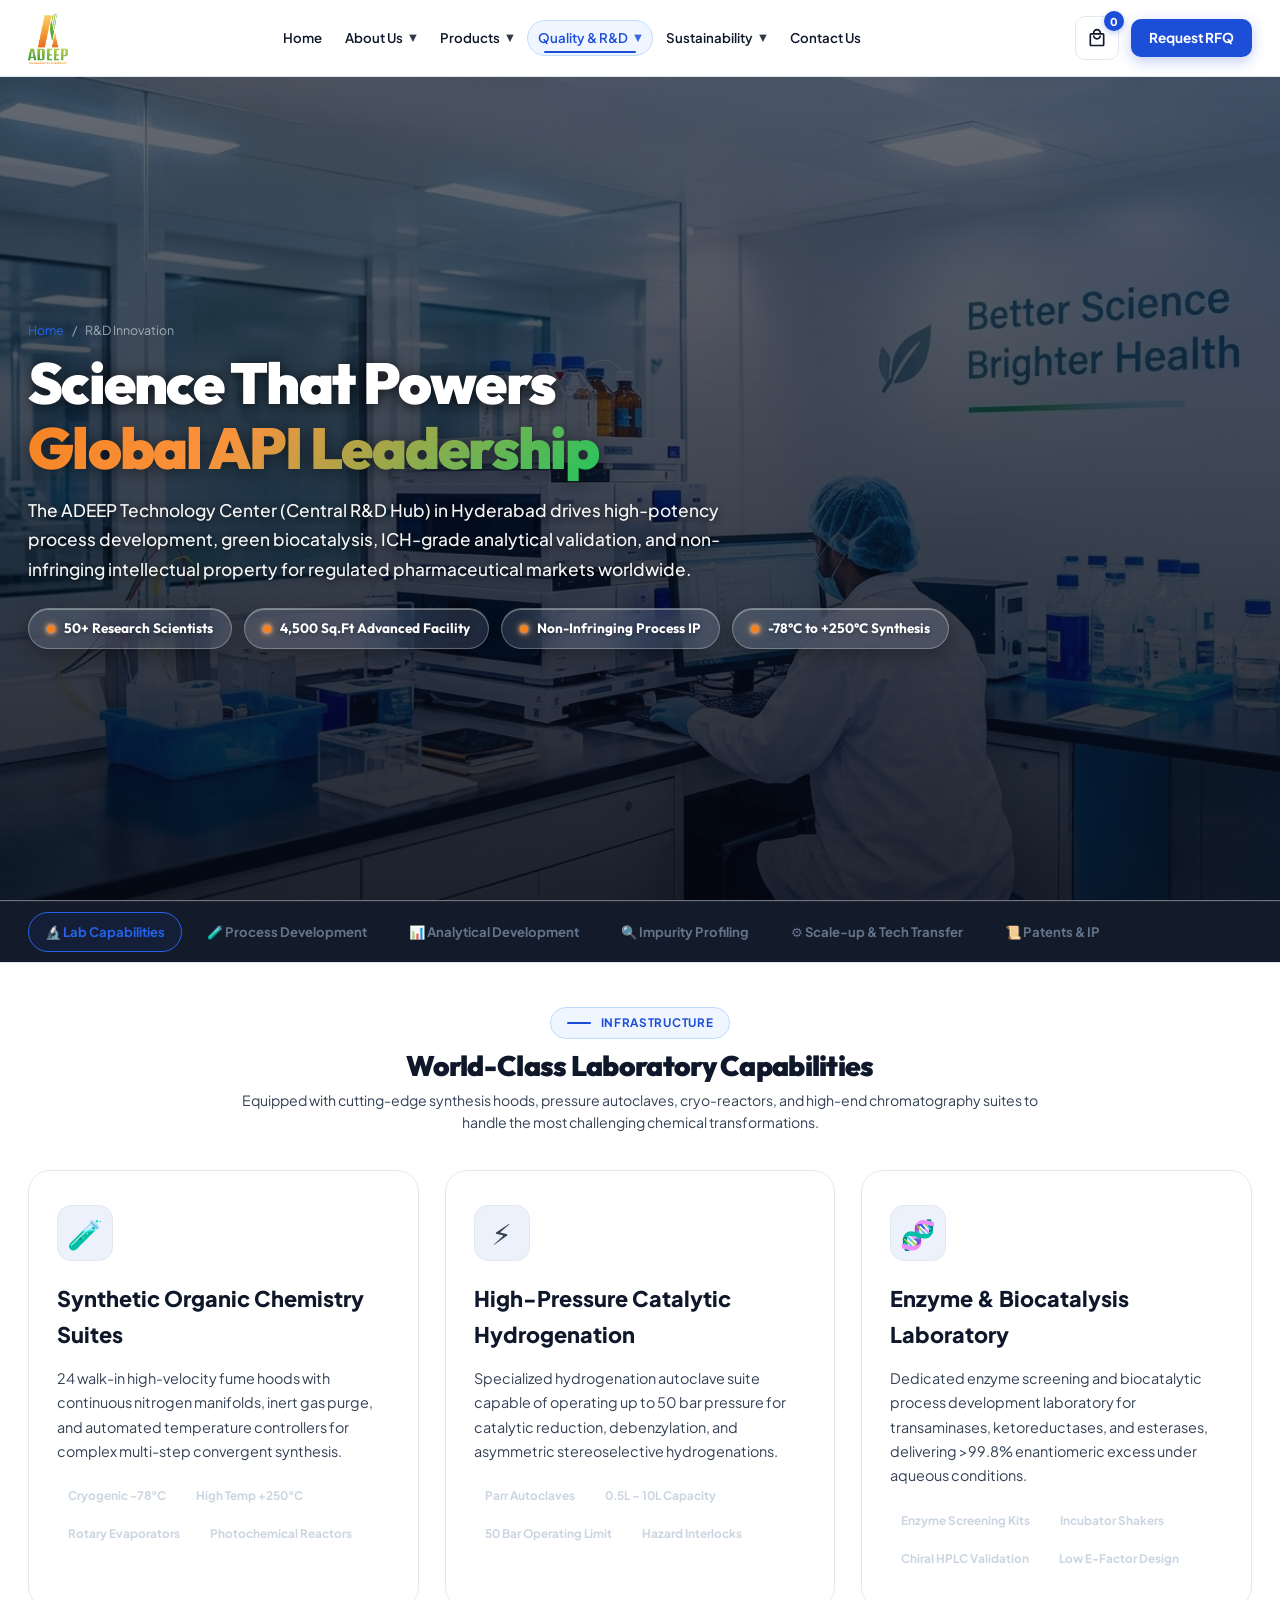
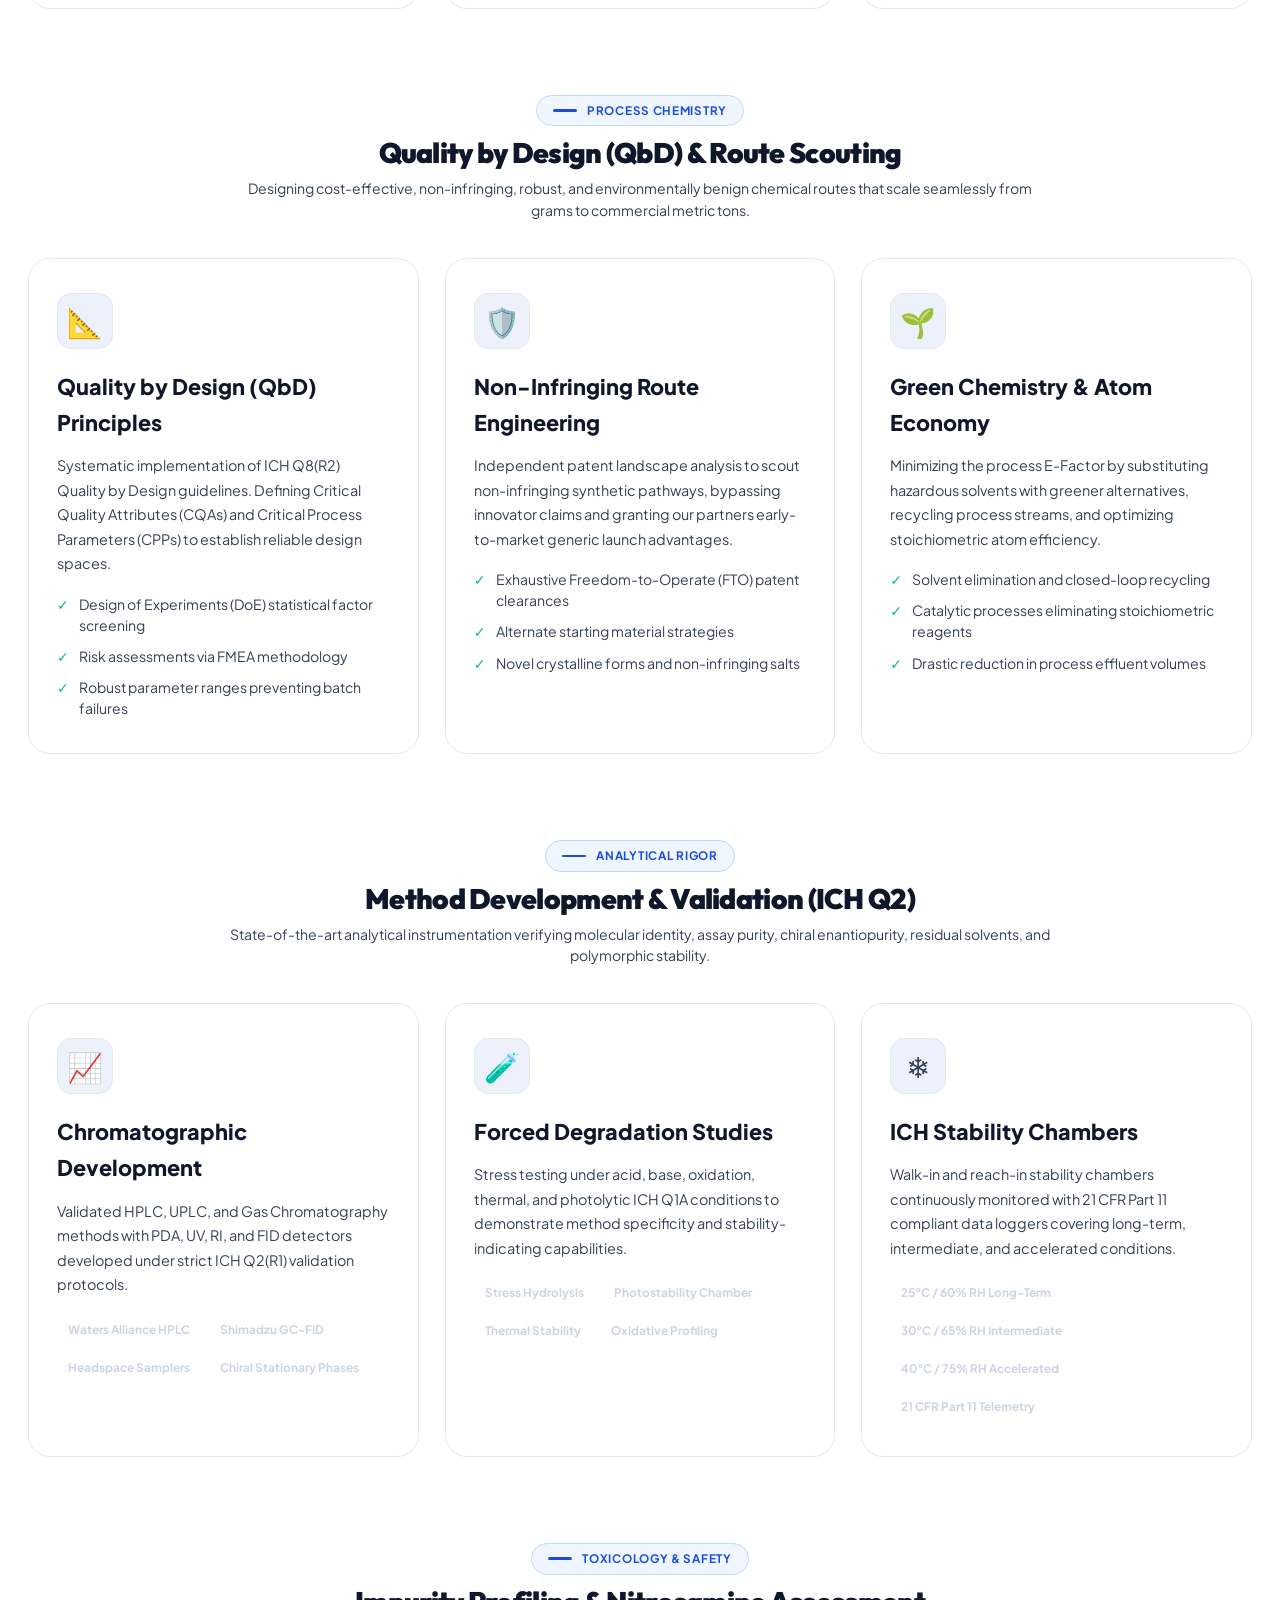
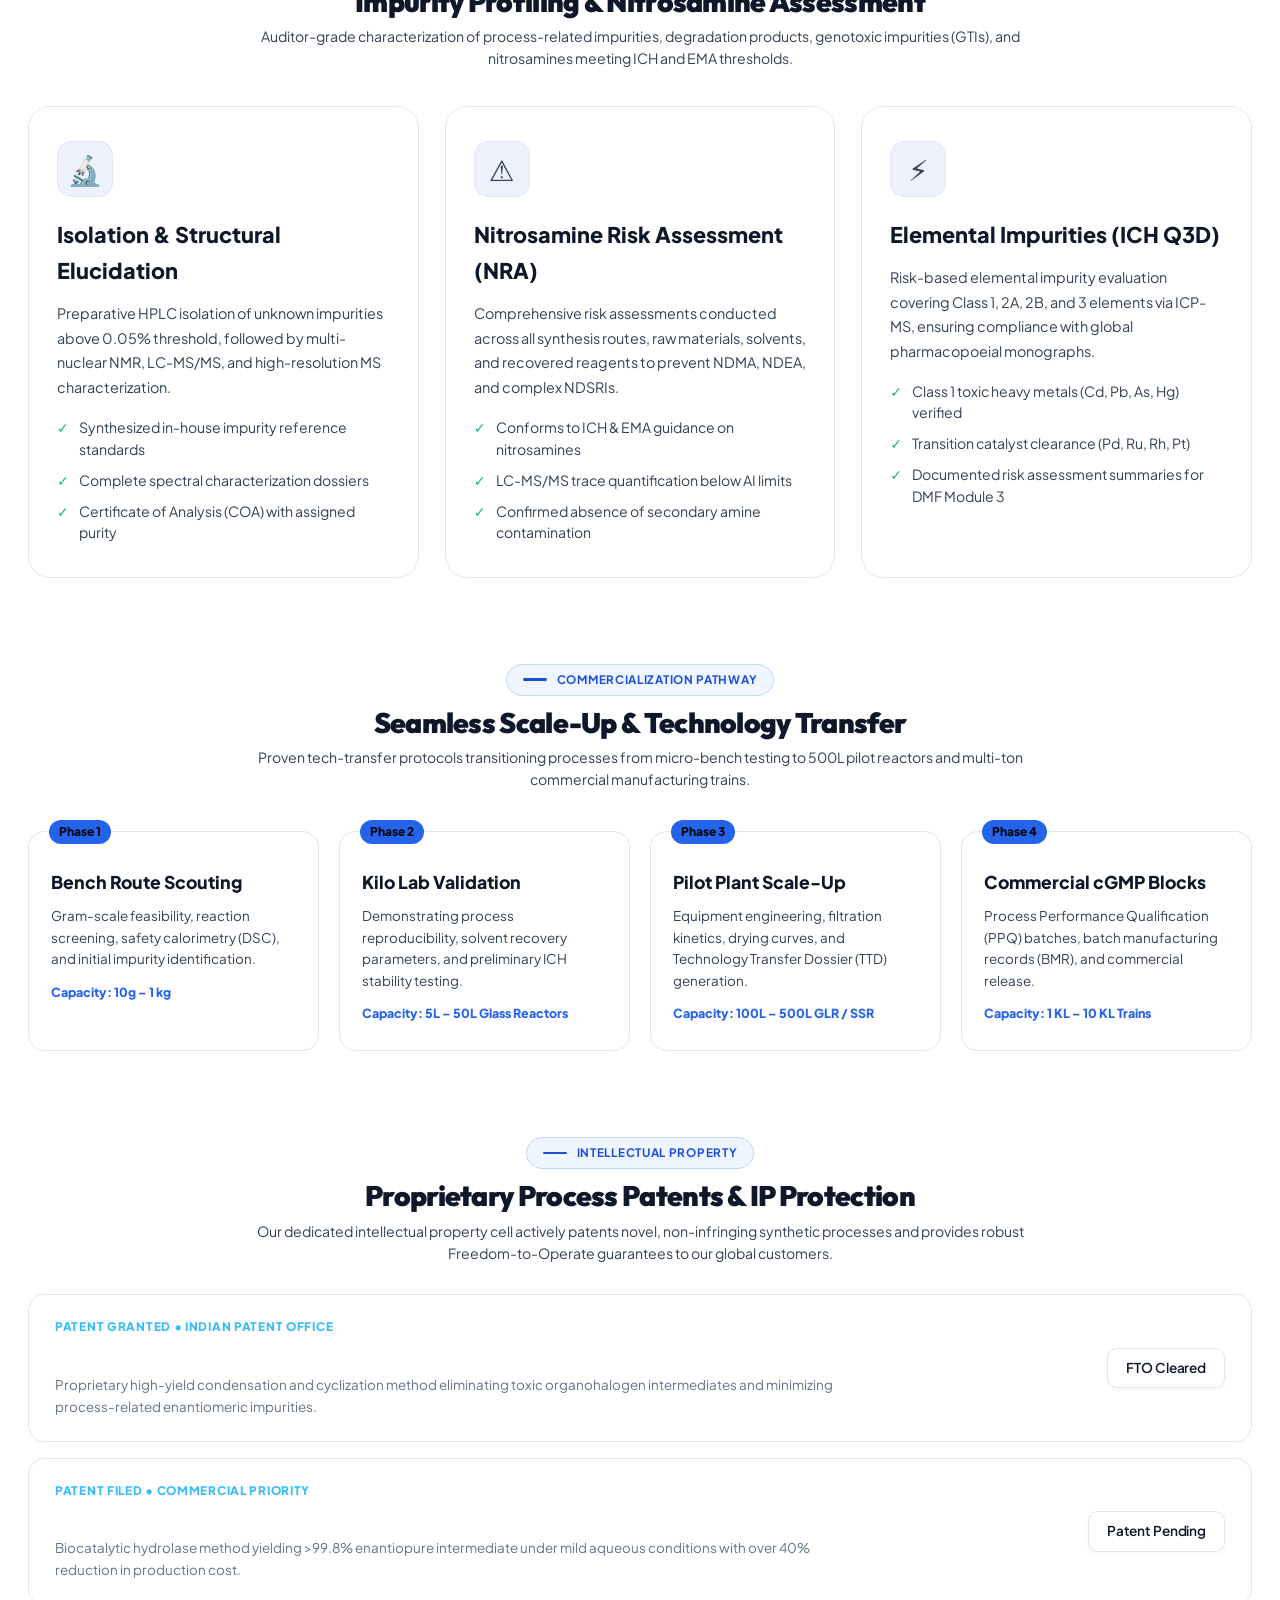
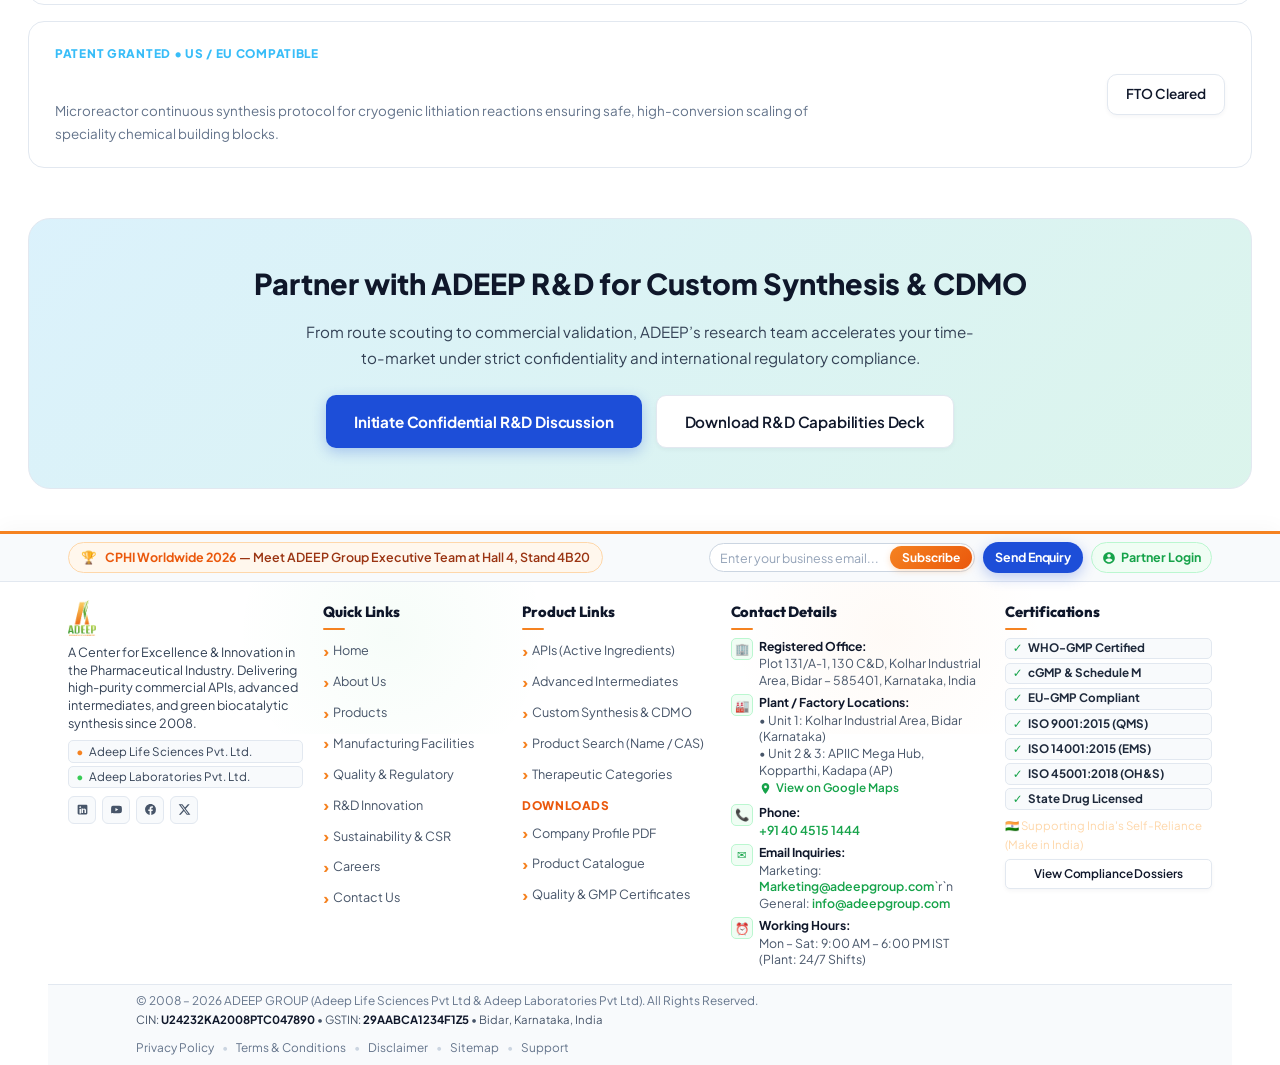
<file: rnd.html>
﻿<!DOCTYPE html>
<html lang="en" data-theme="adeep-signature">
<head>
  <meta charset="UTF-8" />
  <meta name="viewport" content="width=device-width, initial-scale=1.0" />
  <title>Research &amp; Development | ADEEP GROUP — Lab Capabilities, Process Chemistry &amp; IP</title>
  <meta name="description" content="ADEEP Technology Center in Hyderabad (Central R&amp;D Hub): Lab capabilities, process chemistry, QbD, analytical method validation (ICH Q2), impurity profiling, nitrosamines assessment, scale-up, and non-infringing patents." />
  <meta name="keywords" content="ADEEP R&D, pharmaceutical process chemistry, biocatalysis R&D, impurity profiling, nitrosamine risk assessment, ICH Q2 validation, kilo lab scale up, non infringing process patents pharma India" />
  <link rel="preconnect" href="https://fonts.googleapis.com">
  <link rel="preconnect" href="https://fonts.gstatic.com" crossorigin>
  <link href="https://fonts.googleapis.com/css2?family=Plus+Jakarta+Sans:wght@300;400;500;600;700;800&family=Outfit:wght@400;500;600;700;800;900&family=JetBrains+Mono:wght@400;500;600;700&display=swap" rel="stylesheet">
  <link rel="icon" type="image/png" href="assets/adeep_emblem.png" />
  <link rel="stylesheet" href="styles.css?v=38.0" />
  <style>
    .page-hero { min-height: calc(100vh - 76px) !important; height: calc(100vh - 76px) !important; display: flex !important; align-items: center !important; position: relative !important; padding: 40px 0 !important; overflow: hidden !important; background-size: cover !important; background-position: center !important; background: linear-gradient(180deg, rgba(7, 14, 30, 0.62) 0%, rgba(4, 7, 17, 0.86) 100%), url('assets/hero_qc_lab.jpg') center/cover no-repeat !important; }
    .page-hero-inner { position: relative; z-index: 2; }
    .breadcrumb { display: flex; align-items: center; gap: 8px; font-size: 0.82rem; color: rgba(203,213,225,0.7); margin-bottom: 20px; }
    .breadcrumb a { color: var(--teal-vivid); text-decoration: none; }
    .page-title { font-family: var(--font-heading); font-size: clamp(2.4rem, 5vw, 4.2rem); font-weight: 900; color: #fff; line-height: 1.1; margin-bottom: 20px; letter-spacing: -0.03em; }
    .page-title .accent { background: linear-gradient(135deg, #38bdf8, #0ea5e9, #10b981); -webkit-background-clip: text; -webkit-text-fill-color: transparent; background-clip: text; }
    .page-subtitle { font-size: 1.12rem; color: rgba(226,238,255,0.88); max-width: 760px; line-height: 1.75; margin-bottom: 34px; }

    /* Sticky Jump Navigation Bar */
    .rnd-subnav-bar {
      position: sticky;
      top: 76px;
      z-index: 900;
      background: rgba(7, 14, 30, 0.95);
      backdrop-filter: blur(20px);
      -webkit-backdrop-filter: blur(20px);
      border-bottom: 1px solid var(--border-card);
      border-top: 1px solid rgba(255, 255, 255, 0.05);
      padding: 10px 0;
      overflow-x: auto;
      white-space: nowrap;
    }
    .rnd-subnav-container { display: flex; align-items: center; gap: 8px; }
    .rnd-subnav-link {
      color: var(--text-muted);
      font-size: 0.82rem;
      font-weight: 700;
      padding: 8px 16px;
      border-radius: var(--r-full);
      text-decoration: none;
      transition: var(--t);
      border: 1px solid transparent;
      display: inline-flex;
      align-items: center;
      gap: 6px;
    }
    .rnd-subnav-link:hover { color: #fff; background: rgba(255, 255, 255, 0.08); border-color: var(--border-card); }
    .rnd-subnav-link.active { color: var(--teal-vivid); background: var(--teal-soft); border-color: var(--teal-vivid); }

    /* Feature Cards Grid */
    .rnd-grid {
      display: grid;
      grid-template-columns: repeat(auto-fit, minmax(340px, 1fr));
      gap: 26px;
      margin-top: 36px;
    }
    .rnd-card {
      background: var(--bg-card);
      backdrop-filter: blur(14px);
      -webkit-backdrop-filter: blur(14px);
      border: 1px solid var(--border-card);
      border-radius: var(--r-xl);
      padding: 34px 28px;
      transition: var(--t);
      position: relative;
      overflow: hidden;
    }
    .rnd-card:hover {
      transform: translateY(-5px);
      border-color: var(--teal-vivid);
      box-shadow: 0 16px 36px rgba(14, 165, 233, 0.16);
    }
    .rnd-card-icon {
      width: 56px; height: 56px;
      border-radius: 14px;
      background: var(--teal-soft);
      display: flex; align-items: center; justify-content: center;
      font-size: 1.8rem;
      margin-bottom: 20px;
      border: 1px solid var(--border-card);
    }
    .rnd-card h3 { font-size: 1.35rem; font-weight: 800; color: #fff; margin-bottom: 12px; }
    .rnd-card p { font-size: 0.9rem; color: var(--text-body); line-height: 1.7; margin-bottom: 18px; }

    /* Instrument Tags */
    .instrument-tags {
      display: flex;
      flex-wrap: wrap;
      gap: 8px;
      margin-top: 14px;
    }
    .inst-tag {
      background: rgba(255, 255, 255, 0.06);
      border: 1px solid rgba(255, 255, 255, 0.1);
      color: #cbd5e1;
      font-size: 0.74rem;
      font-weight: 700;
      padding: 4px 10px;
      border-radius: var(--r-sm);
    }

    /* Process Flow Diagram */
    .scaleup-timeline {
      display: grid;
      grid-template-columns: repeat(auto-fit, minmax(240px, 1fr));
      gap: 20px;
      margin-top: 40px;
    }
    .scaleup-step {
      background: var(--bg-card);
      border: 1px solid var(--border-card);
      border-radius: var(--r-lg);
      padding: 26px 22px;
      position: relative;
      transition: var(--t);
    }
    .scaleup-step::before {
      content: attr(data-step);
      position: absolute;
      top: -12px; left: 20px;
      background: var(--teal-vivid);
      color: #040711;
      font-size: 0.75rem;
      font-weight: 900;
      padding: 2px 10px;
      border-radius: 999px;
    }
    .scaleup-step:hover {
      border-color: var(--teal-vivid);
      transform: translateY(-4px);
    }
    .scaleup-step h4 { font-size: 1.1rem; font-weight: 800; color: #fff; margin: 10px 0 8px; }
    .scaleup-step p { font-size: 0.84rem; color: var(--text-muted); line-height: 1.6; }
    .scaleup-capacity { font-size: 0.78rem; font-weight: 800; color: var(--teal-vivid); margin-top: 12px; }

    /* Patent Strip */
    .patent-list {
      display: flex;
      flex-direction: column;
      gap: 16px;
      margin-top: 30px;
    }
    .patent-card {
      background: var(--bg-card);
      border: 1px solid var(--border-card);
      border-radius: var(--r-lg);
      padding: 22px 26px;
      display: flex;
      align-items: center;
      justify-content: space-between;
      gap: 20px;
      transition: var(--t);
    }
    .patent-card:hover {
      border-color: var(--teal-vivid);
      background: rgba(255, 255, 255, 0.04);
    }
    .patent-meta { display: flex; flex-direction: column; gap: 4px; }
    .patent-badge { display: inline-flex; align-items: center; gap: 6px; font-size: 0.74rem; font-weight: 800; color: #38bdf8; text-transform: uppercase; letter-spacing: 0.06em; }
    .patent-title { font-size: 1.05rem; font-weight: 800; color: #fff; }
    .patent-desc { font-size: 0.84rem; color: var(--text-muted); max-width: 780px; }
  </style>
</head>
<body>
  <!-- Animated Molecule Particle Canvas -->
  <canvas id="particleCanvas"></canvas>

  <!-- Global Header -->
  <header class="site-header" id="mainHeader">
    <div class="container header-container">
      <a href="index.html" class="brand-logo" aria-label="ADEEP GROUP Homepage">
        <img src="assets/adeep_logo.png" alt="ADEEP GROUP - Excellency in Chemistry" class="logo-img" />
      </a>

            <nav class="nav-menu" id="navMenu">
        <a href="index.html" class="nav-link">Home</a>

        <div class="nav-item-dropdown">
          <a href="about.html" class="nav-link nav-dropdown-toggle">
            About Us <span class="dropdown-chevron">▼</span>
          </a>
          <div class="nav-dropdown-menu">
            <a href="about.html" class="dropdown-item">About ADEEP Group</a>
            <a href="leadership.html" class="dropdown-item">Leadership &amp; Board</a>
            <a href="facilities.html" class="dropdown-item">Manufacturing Facilities</a>
            <a href="careers.html" class="dropdown-item">Careers &amp; Culture</a>
          </div>
        </div>

        <div class="nav-item-dropdown">
          <a href="products.html" class="nav-link nav-dropdown-toggle">
            Products <span class="dropdown-chevron">▼</span>
          </a>
          <div class="nav-dropdown-menu">
            <a href="products.html" class="dropdown-item">All Products</a>
            <a href="products.html?category=commercial-api" class="dropdown-item">APIs (Active Ingredients)</a>
            <a href="products.html?category=intermediate" class="dropdown-item">Advanced Intermediates</a>
            <a href="products.html?category=custom-synthesis" class="dropdown-item">Custom Synthesis &amp; CDMO</a>
            <a href="products.html?category=pipeline-api" class="dropdown-item">R&amp;D Pipeline</a>
          </div>
        </div>

        <div class="nav-item-dropdown">
          <a href="quality.html" class="nav-link nav-dropdown-toggle active">
            Quality &amp; R&amp;D <span class="dropdown-chevron">▼</span>
          </a>
          <div class="nav-dropdown-menu">
            <a href="quality.html" class="dropdown-item">Quality &amp; Regulatory Assurance</a>
            <a href="rnd.html" class="dropdown-item active">R&amp;D &amp; Green Biocatalysis</a>
            <a href="downloads.html" class="dropdown-item">Certificates &amp; DMF Downloads</a>
            <a href="partners.html" class="dropdown-item">Global CDMO &amp; Partnerships</a>
          </div>
        </div>

        <div class="nav-item-dropdown">
          <a href="sustainability.html" class="nav-link nav-dropdown-toggle">
            Sustainability <span class="dropdown-chevron">▼</span>
          </a>
          <div class="nav-dropdown-menu">
            <a href="sustainability.html" class="dropdown-item">Sustainability &amp; ESG Overview</a>
            <a href="hsg.html" class="dropdown-item">Health, Safety &amp; Governance (HSG)</a>
          </div>
        </div>

        <a href="contact.html" class="nav-link">Contact Us</a>
      </nav>

      <div class="header-actions">
        <button class="cart-btn" id="cartOpenBtn" title="Inquiry Basket">
          <svg viewBox="0 0 24 24"><path d="M19 6h-2c0-2.76-2.24-5-5-5S7 3.24 7 6H5c-1.1 0-2 .9-2 2v12c0 1.1.9 2 2 2h14c1.1 0 2-.9 2-2V8c0-1.1-.9-2-2-2zm-7-3c1.66 0 3 1.34 3 3H9c0-1.66 1.34-3 3-3zm7 17H5V8h14v12zm-7-8c-1.66 0-3-1.34-3-3H7c0 2.76 2.24 5 5 5s5-2.24 5-5h-2c0 1.66-1.34 3-3 3z"/></svg>
          <span class="cart-count" id="cartCount">0</span>
        </button>
        <a href="index.html#inquiry" class="btn btn-primary btn-sm header-cta">Request RFQ</a>
        <button class="mobile-toggle" id="mobileToggle" aria-label="Toggle Navigation">
          <span></span><span></span><span></span>
        </button>
      </div>
    </div>
  </header>

  <!-- Hero Section -->
  <section class="page-hero">
    <div class="container page-hero-inner">
      <div class="breadcrumb">
        <a href="index.html">Home</a>
        <span>/</span>
        <span>R&amp;D Innovation</span>
      </div>
      <h1 class="page-title">
        Science That Powers <br />
        <span class="accent">Global API Leadership</span>
      </h1>
      <p class="page-subtitle">
        The ADEEP Technology Center (Central R&amp;D Hub) in Hyderabad drives high-potency process development, green biocatalysis, ICH-grade analytical validation, and non-infringing intellectual property for regulated pharmaceutical markets worldwide.
      </p>

      <div class="hero-badges">
        <div class="h-badge"><div class="h-badge-dot"></div>50+ Research Scientists</div>
        <div class="h-badge"><div class="h-badge-dot"></div>4,500 Sq.Ft Advanced Facility</div>
        <div class="h-badge"><div class="h-badge-dot"></div>Non-Infringing Process IP</div>
        <div class="h-badge"><div class="h-badge-dot"></div>-78°C to +250°C Synthesis</div>
      </div>
    </div>
  </section>

  <!-- Sticky Jump Navigation Bar -->
  <nav class="rnd-subnav-bar">
    <div class="container rnd-subnav-container">
      <a href="#capabilities" class="rnd-subnav-link active">🔬 Lab Capabilities</a>
      <a href="#process-dev" class="rnd-subnav-link">🧪 Process Development</a>
      <a href="#analytical-dev" class="rnd-subnav-link">📊 Analytical Development</a>
      <a href="#impurity" class="rnd-subnav-link">🔍 Impurity Profiling</a>
      <a href="#scale-up" class="rnd-subnav-link">⚙️ Scale-up &amp; Tech Transfer</a>
      <a href="#patents" class="rnd-subnav-link">📜 Patents &amp; IP</a>
    </div>
  </nav>

  <!-- Section 1: Lab Capabilities -->
  <section class="section" id="capabilities">
    <div class="container">
      <div class="section-header-centered">
        <span class="section-tag">INFRASTRUCTURE</span>
        <h2 class="section-title">World-Class Laboratory Capabilities</h2>
        <p class="section-desc">
          Equipped with cutting-edge synthesis hoods, pressure autoclaves, cryo-reactors, and high-end chromatography suites to handle the most challenging chemical transformations.
        </p>
      </div>

      <div class="rnd-grid">
        <div class="rnd-card">
          <div class="rnd-card-icon">🧪</div>
          <h3>Synthetic Organic Chemistry Suites</h3>
          <p>
            24 walk-in high-velocity fume hoods with continuous nitrogen manifolds, inert gas purge, and automated temperature controllers for complex multi-step convergent synthesis.
          </p>
          <div class="instrument-tags">
            <span class="inst-tag">Cryogenic -78°C</span>
            <span class="inst-tag">High Temp +250°C</span>
            <span class="inst-tag">Rotary Evaporators</span>
            <span class="inst-tag">Photochemical Reactors</span>
          </div>
        </div>

        <div class="rnd-card">
          <div class="rnd-card-icon">⚡</div>
          <h3>High-Pressure Catalytic Hydrogenation</h3>
          <p>
            Specialized hydrogenation autoclave suite capable of operating up to 50 bar pressure for catalytic reduction, debenzylation, and asymmetric stereoselective hydrogenations.
          </p>
          <div class="instrument-tags">
            <span class="inst-tag">Parr Autoclaves</span>
            <span class="inst-tag">0.5L – 10L Capacity</span>
            <span class="inst-tag">50 Bar Operating Limit</span>
            <span class="inst-tag">Hazard Interlocks</span>
          </div>
        </div>

        <div class="rnd-card">
          <div class="rnd-card-icon">🧬</div>
          <h3>Enzyme &amp; Biocatalysis Laboratory</h3>
          <p>
            Dedicated enzyme screening and biocatalytic process development laboratory for transaminases, ketoreductases, and esterases, delivering &gt;99.8% enantiomeric excess under aqueous conditions.
          </p>
          <div class="instrument-tags">
            <span class="inst-tag">Enzyme Screening Kits</span>
            <span class="inst-tag">Incubator Shakers</span>
            <span class="inst-tag">Chiral HPLC Validation</span>
            <span class="inst-tag">Low E-Factor Design</span>
          </div>
        </div>
      </div>
    </div>
  </section>

  <!-- Section 2: Process Development -->
  <section class="section" id="process-dev" style="background: var(--bg-surface);">
    <div class="container">
      <div class="section-header-centered">
        <span class="section-tag">PROCESS CHEMISTRY</span>
        <h2 class="section-title">Quality by Design (QbD) &amp; Route Scouting</h2>
        <p class="section-desc">
          Designing cost-effective, non-infringing, robust, and environmentally benign chemical routes that scale seamlessly from grams to commercial metric tons.
        </p>
      </div>

      <div class="rnd-grid">
        <div class="rnd-card">
          <div class="rnd-card-icon">📐</div>
          <h3>Quality by Design (QbD) Principles</h3>
          <p>
            Systematic implementation of ICH Q8(R2) Quality by Design guidelines. Defining Critical Quality Attributes (CQAs) and Critical Process Parameters (CPPs) to establish reliable design spaces.
          </p>
          <ul class="pillar-bullets">
            <li>Design of Experiments (DoE) statistical factor screening</li>
            <li>Risk assessments via FMEA methodology</li>
            <li>Robust parameter ranges preventing batch failures</li>
          </ul>
        </div>

        <div class="rnd-card">
          <div class="rnd-card-icon">🛡️</div>
          <h3>Non-Infringing Route Engineering</h3>
          <p>
            Independent patent landscape analysis to scout non-infringing synthetic pathways, bypassing innovator claims and granting our partners early-to-market generic launch advantages.
          </p>
          <ul class="pillar-bullets">
            <li>Exhaustive Freedom-to-Operate (FTO) patent clearances</li>
            <li>Alternate starting material strategies</li>
            <li>Novel crystalline forms and non-infringing salts</li>
          </ul>
        </div>

        <div class="rnd-card">
          <div class="rnd-card-icon">🌱</div>
          <h3>Green Chemistry &amp; Atom Economy</h3>
          <p>
            Minimizing the process E-Factor by substituting hazardous solvents with greener alternatives, recycling process streams, and optimizing stoichiometric atom efficiency.
          </p>
          <ul class="pillar-bullets">
            <li>Solvent elimination and closed-loop recycling</li>
            <li>Catalytic processes eliminating stoichiometric reagents</li>
            <li>Drastic reduction in process effluent volumes</li>
          </ul>
        </div>
      </div>
    </div>
  </section>

  <!-- Section 3: Analytical Development -->
  <section class="section" id="analytical-dev">
    <div class="container">
      <div class="section-header-centered">
        <span class="section-tag">ANALYTICAL RIGOR</span>
        <h2 class="section-title">Method Development &amp; Validation (ICH Q2)</h2>
        <p class="section-desc">
          State-of-the-art analytical instrumentation verifying molecular identity, assay purity, chiral enantiopurity, residual solvents, and polymorphic stability.
        </p>
      </div>

      <div class="rnd-grid">
        <div class="rnd-card">
          <div class="rnd-card-icon">📈</div>
          <h3>Chromatographic Development</h3>
          <p>
            Validated HPLC, UPLC, and Gas Chromatography methods with PDA, UV, RI, and FID detectors developed under strict ICH Q2(R1) validation protocols.
          </p>
          <div class="instrument-tags">
            <span class="inst-tag">Waters Alliance HPLC</span>
            <span class="inst-tag">Shimadzu GC-FID</span>
            <span class="inst-tag">Headspace Samplers</span>
            <span class="inst-tag">Chiral Stationary Phases</span>
          </div>
        </div>

        <div class="rnd-card">
          <div class="rnd-card-icon">🧪</div>
          <h3>Forced Degradation Studies</h3>
          <p>
            Stress testing under acid, base, oxidation, thermal, and photolytic ICH Q1A conditions to demonstrate method specificity and stability-indicating capabilities.
          </p>
          <div class="instrument-tags">
            <span class="inst-tag">Stress Hydrolysis</span>
            <span class="inst-tag">Photostability Chamber</span>
            <span class="inst-tag">Thermal Stability</span>
            <span class="inst-tag">Oxidative Profiling</span>
          </div>
        </div>

        <div class="rnd-card">
          <div class="rnd-card-icon">❄️</div>
          <h3>ICH Stability Chambers</h3>
          <p>
            Walk-in and reach-in stability chambers continuously monitored with 21 CFR Part 11 compliant data loggers covering long-term, intermediate, and accelerated conditions.
          </p>
          <div class="instrument-tags">
            <span class="inst-tag">25°C / 60% RH Long-Term</span>
            <span class="inst-tag">30°C / 65% RH Intermediate</span>
            <span class="inst-tag">40°C / 75% RH Accelerated</span>
            <span class="inst-tag">21 CFR Part 11 Telemetry</span>
          </div>
        </div>
      </div>
    </div>
  </section>

  <!-- Section 4: Impurity Profiling -->
  <section class="section" id="impurity" style="background: var(--bg-surface);">
    <div class="container">
      <div class="section-header-centered">
        <span class="section-tag">TOXICOLOGY &amp; SAFETY</span>
        <h2 class="section-title">Impurity Profiling &amp; Nitrosamine Assessment</h2>
        <p class="section-desc">
          Auditor-grade characterization of process-related impurities, degradation products, genotoxic impurities (GTIs), and nitrosamines meeting ICH and EMA thresholds.
        </p>
      </div>

      <div class="rnd-grid">
        <div class="rnd-card">
          <div class="rnd-card-icon">🔬</div>
          <h3>Isolation &amp; Structural Elucidation</h3>
          <p>
            Preparative HPLC isolation of unknown impurities above 0.05% threshold, followed by multi-nuclear NMR, LC-MS/MS, and high-resolution MS characterization.
          </p>
          <ul class="pillar-bullets">
            <li>Synthesized in-house impurity reference standards</li>
            <li>Complete spectral characterization dossiers</li>
            <li>Certificate of Analysis (COA) with assigned purity</li>
          </ul>
        </div>

        <div class="rnd-card">
          <div class="rnd-card-icon">⚠️</div>
          <h3>Nitrosamine Risk Assessment (NRA)</h3>
          <p>
            Comprehensive risk assessments conducted across all synthesis routes, raw materials, solvents, and recovered reagents to prevent NDMA, NDEA, and complex NDSRIs.
          </p>
          <ul class="pillar-bullets">
            <li>Conforms to ICH &amp; EMA guidance on nitrosamines</li>
            <li>LC-MS/MS trace quantification below AI limits</li>
            <li>Confirmed absence of secondary amine contamination</li>
          </ul>
        </div>

        <div class="rnd-card">
          <div class="rnd-card-icon">⚡</div>
          <h3>Elemental Impurities (ICH Q3D)</h3>
          <p>
            Risk-based elemental impurity evaluation covering Class 1, 2A, 2B, and 3 elements via ICP-MS, ensuring compliance with global pharmacopoeial monographs.
          </p>
          <ul class="pillar-bullets">
            <li>Class 1 toxic heavy metals (Cd, Pb, As, Hg) verified</li>
            <li>Transition catalyst clearance (Pd, Ru, Rh, Pt)</li>
            <li>Documented risk assessment summaries for DMF Module 3</li>
          </ul>
        </div>
      </div>
    </div>
  </section>

  <!-- Section 5: Scale-up & Tech Transfer -->
  <section class="section" id="scale-up">
    <div class="container">
      <div class="section-header-centered">
        <span class="section-tag">COMMERCIALIZATION PATHWAY</span>
        <h2 class="section-title">Seamless Scale-Up &amp; Technology Transfer</h2>
        <p class="section-desc">
          Proven tech-transfer protocols transitioning processes from micro-bench testing to 500L pilot reactors and multi-ton commercial manufacturing trains.
        </p>
      </div>

      <div class="scaleup-timeline">
        <div class="scaleup-step" data-step="Phase 1">
          <h4>Bench Route Scouting</h4>
          <p>Gram-scale feasibility, reaction screening, safety calorimetry (DSC), and initial impurity identification.</p>
          <div class="scaleup-capacity">Capacity: 10g – 1 kg</div>
        </div>

        <div class="scaleup-step" data-step="Phase 2">
          <h4>Kilo Lab Validation</h4>
          <p>Demonstrating process reproducibility, solvent recovery parameters, and preliminary ICH stability testing.</p>
          <div class="scaleup-capacity">Capacity: 5L – 50L Glass Reactors</div>
        </div>

        <div class="scaleup-step" data-step="Phase 3">
          <h4>Pilot Plant Scale-Up</h4>
          <p>Equipment engineering, filtration kinetics, drying curves, and Technology Transfer Dossier (TTD) generation.</p>
          <div class="scaleup-capacity">Capacity: 100L – 500L GLR / SSR</div>
        </div>

        <div class="scaleup-step" data-step="Phase 4">
          <h4>Commercial cGMP Blocks</h4>
          <p>Process Performance Qualification (PPQ) batches, batch manufacturing records (BMR), and commercial release.</p>
          <div class="scaleup-capacity">Capacity: 1 KL – 10 KL Trains</div>
        </div>
      </div>
    </div>
  </section>

  <!-- Section 6: Patents & IP -->
  <section class="section" id="patents" style="background: var(--bg-surface);">
    <div class="container">
      <div class="section-header-centered">
        <span class="section-tag">INTELLECTUAL PROPERTY</span>
        <h2 class="section-title">Proprietary Process Patents &amp; IP Protection</h2>
        <p class="section-desc">
          Our dedicated intellectual property cell actively patents novel, non-infringing synthetic processes and provides robust Freedom-to-Operate guarantees to our global customers.
        </p>
      </div>

      <div class="patent-list">
        <div class="patent-card">
          <div class="patent-meta">
            <span class="patent-badge">Patent Granted • Indian Patent Office</span>
            <div class="patent-title">Novel Non-Infringing Process for Synthesis of High-Purity Mirtazapine Free Base</div>
            <div class="patent-desc">Proprietary high-yield condensation and cyclization method eliminating toxic organohalogen intermediates and minimizing process-related enantiomeric impurities.</div>
          </div>
          <div class="btn btn-outline btn-sm">FTO Cleared</div>
        </div>

        <div class="patent-card">
          <div class="patent-meta">
            <span class="patent-badge">Patent Filed • Commercial Priority</span>
            <div class="patent-title">Enzymatic Asymmetric Resolution Route for Brivaracetam Chiral Intermediates</div>
            <div class="patent-desc">Biocatalytic hydrolase method yielding &gt;99.8% enantiopure intermediate under mild aqueous conditions with over 40% reduction in production cost.</div>
          </div>
          <div class="btn btn-outline btn-sm">Patent Pending</div>
        </div>

        <div class="patent-card">
          <div class="patent-meta">
            <span class="patent-badge">Patent Granted • US / EU Compatible</span>
            <div class="patent-title">Continuous Flow Synthesis of Sensitive Organolithium Reagents for API Intermediates</div>
            <div class="patent-desc">Microreactor continuous synthesis protocol for cryogenic lithiation reactions ensuring safe, high-conversion scaling of speciality chemical building blocks.</div>
          </div>
          <div class="btn btn-outline btn-sm">FTO Cleared</div>
        </div>
      </div>

      <!-- CTA Box -->
      <div style="margin-top: 50px; background: linear-gradient(135deg, rgba(14, 165, 233, 0.15), rgba(16, 185, 129, 0.15)); border: 1px solid var(--border-card); border-radius: var(--r-xl); padding: 40px; text-align: center;">
        <h3 style="font-size: 1.8rem; font-weight: 900; color: #fff; margin-bottom: 12px;">Partner with ADEEP R&amp;D for Custom Synthesis &amp; CDMO</h3>
        <p style="color: var(--text-body); max-width: 680px; margin: 0 auto 24px; font-size: 0.95rem;">
          From route scouting to commercial validation, ADEEP’s research team accelerates your time-to-market under strict confidentiality and international regulatory compliance.
        </p>
        <div style="display: flex; gap: 14px; justify-content: center; flex-wrap: wrap;">
          <a href="contact.html" class="btn btn-primary">Initiate Confidential R&amp;D Discussion</a>
          <a href="downloads.html" class="btn btn-outline">Download R&amp;D Capabilities Deck</a>
        </div>
      </div>
    </div>
  </section>

  <!-- Global Master Footer -->
  <footer class="site-footer">
    <!-- Top Ribbon: Exhibition Announcement & Newsletter Signup -->
    <div class="footer-top-ribbon">
      <div class="container ftr-container">
        <div class="ftr-event-chip">
          <span>🏆</span>
          <span><strong>CPHI Worldwide 2026</strong> — Meet ADEEP Group Executive Team at Hall 4, Stand 4B20</span>
        </div>
        <div class="ftr-actions">
          <form class="ftr-newsletter-form" onsubmit="event.preventDefault(); showToast('Subscribed to ADEEP Molecule Pipeline Updates!');">
            <input type="email" placeholder="Enter your business email..." required aria-label="Business Email" />
            <button type="submit">Subscribe</button>
          </form>
          <a href="contact.html" class="btn btn-sm btn-primary" style="padding: 8px 16px; font-size: 0.82rem;">Send Enquiry</a>
          <a href="contact.html" class="ftr-login-link">
            <svg viewBox="0 0 24 24" width="14" height="14" fill="currentColor"><path d="M12 2C6.48 2 2 6.48 2 12s4.48 10 10 10 10-4.48 10-10S17.52 2 12 2zm0 3c1.66 0 3 1.34 3 3s-1.34 3-3 3-3-1.34-3-3 1.34-3 3-3zm0 14.2c-2.5 0-4.71-1.28-6-3.22.03-1.99 4-3.08 6-3.08 1.99 0 5.97 1.09 6 3.08-1.29 1.94-3.5 3.22-6 3.22z"/></svg>
            <span>Partner Login</span>
          </a>
        </div>
      </div>
    </div>

    <!-- Main 5-Column Content Grid -->
    <div class="container footer-main-grid">
      <!-- 1. Company Info -->
      <div class="footer-col brand-col">
        <img src="assets/adeep_logo.png" alt="ADEEP GROUP" class="footer-brand-logo" />
        <p class="footer-desc">
          A Center for Excellence &amp; Innovation in the Pharmaceutical Industry. Delivering high-purity commercial APIs, advanced intermediates, and green biocatalytic synthesis since 2008.
        </p>
        <div class="footer-entities">
          <span><strong style="color: #f58220;">•</strong> Adeep Life Sciences Pvt. Ltd.</span>
          <span><strong style="color: #38cb56;">•</strong> Adeep Laboratories Pvt. Ltd.</span>
        </div>
        <div class="footer-social-row">
          <a href="https://linkedin.com" target="_blank" rel="noopener noreferrer" class="footer-social-btn" aria-label="LinkedIn" title="LinkedIn">
            <svg viewBox="0 0 24 24"><path d="M19 3a2 2 0 0 1 2 2v14a2 2 0 0 1-2 2H5a2 2 0 0 1-2-2V5a2 2 0 0 1 2-2h14m-.5 15.5v-5.3a3.26 3.26 0 0 0-3.26-3.26c-.85 0-1.84.52-2.28 1.3v-1.11h-2.79v8.37h2.79v-4.93c0-.77.62-1.4 1.39-1.4a1.4 1.4 0 0 1 1.4 1.4v4.93h2.75M6.46 10.9v8.37H9.2V10.9H6.46M7.83 6.2a1.66 1.66 0 0 0-1.66 1.66c0 .92.74 1.66 1.66 1.66.92 0 1.66-.74 1.66-1.66 0-.92-.74-1.66-1.66-1.66Z"/></svg>
          </a>
          <a href="https://youtube.com" target="_blank" rel="noopener noreferrer" class="footer-social-btn" aria-label="YouTube" title="YouTube">
            <svg viewBox="0 0 24 24"><path d="M10 15l5.19-3L10 9v6m11.56-7.83c.13.47.22 1.1.28 1.9.07.8.1 1.49.1 2.09L22 12c0 2.19-.16 3.8-.44 4.83-.25.9-.83 1.48-1.73 1.73-.47.13-1.33.22-2.65.28-1.3.07-2.49.1-3.59.1L12 19c-4.19 0-6.8-.16-7.83-.44-.9-.25-1.48-.83-1.73 1.73-.13-.47-.22-1.1-.28-1.9-.07-.8-.1-1.49-.1-2.09L2 12c0-2.19.16-3.8.44-4.83.25-.9.83-1.48 1.73-1.73.47-.13 1.33-.22 2.65-.28 1.3-.07 2.49-.1 3.59-.1L12 5c4.19 0 6.8.16 7.83.44.9.25 1.48.83 1.73 1.73Z"/></svg>
          </a>
          <a href="https://facebook.com" target="_blank" rel="noopener noreferrer" class="footer-social-btn" aria-label="Facebook" title="Facebook">
            <svg viewBox="0 0 24 24"><path d="M12 2.04C6.5 2.04 2 6.53 2 12.06C2 17.06 5.66 21.21 10.44 21.96V14.96H7.9V12.06H10.44V9.85C10.44 7.34 11.93 5.96 14.22 5.96C15.31 5.96 16.45 6.15 16.45 6.15V8.62H15.19C13.95 8.62 13.56 9.39 13.56 10.18V12.06H16.34L15.89 14.96H13.56V21.96A10 10 0 0 0 22 12.06C22 6.53 17.5 2.04 12 2.04Z"/></svg>
          </a>
          <a href="https://x.com" target="_blank" rel="noopener noreferrer" class="footer-social-btn" aria-label="X (Twitter)" title="X (Twitter)">
            <svg viewBox="0 0 24 24"><path d="M18.244 2.25h3.308l-7.227 8.26 8.502 11.24H16.17l-5.214-6.817L4.99 21.75H1.68l7.73-8.835L1.254 2.25H8.08l4.713 6.231zm-1.161 17.52h1.833L7.084 4.126H5.117z"/></svg>
          </a>
        </div>
      </div>

      <!-- 2. Quick Links -->
      <div class="footer-col">
        <h4>Quick Links</h4>
        <ul class="footer-nav-list">
          <li><a href="index.html">Home</a></li>
          <li><a href="about.html">About Us</a></li>
          <li><a href="products.html">Products</a></li>
          <li><a href="facilities.html">Manufacturing Facilities</a></li>
          <li><a href="quality.html">Quality &amp; Regulatory</a></li>
          <li><a href="rnd.html">R&amp;D Innovation</a></li>
          <li><a href="sustainability.html">Sustainability &amp; CSR</a></li>
          <li><a href="careers.html">Careers</a></li>
          <li><a href="contact.html">Contact Us</a></li>
        </ul>
      </div>

      <!-- 3. Product Links & Downloads -->
      <div class="footer-col">
        <h4>Product Links</h4>
        <ul class="footer-nav-list">
          <li><a href="products.html?category=commercial-api">APIs (Active Ingredients)</a></li>
          <li><a href="products.html?category=intermediate">Advanced Intermediates</a></li>
          <li><a href="products.html?category=custom-synthesis">Custom Synthesis &amp; CDMO</a></li>
          <li><a href="products.html#products">Product Search (Name / CAS)</a></li>
          <li><a href="products.html#categories">Therapeutic Categories</a></li>
        </ul>

        <div class="footer-sub-heading">Downloads</div>
        <ul class="footer-nav-list">
          <li><a href="downloads.html#profile">Company Profile PDF</a></li>
          <li><a href="downloads.html#catalogue">Product Catalogue</a></li>
          <li><a href="downloads.html#certificates">Quality &amp; GMP Certificates</a></li>
        </ul>
      </div>

      <!-- 4. Contact Details -->
      <div class="footer-col">
        <h4>Contact Details</h4>
        <div class="footer-contact-items">
          <div class="fci-item">
            <div class="fci-icon">🏢</div>
            <div class="fci-content">
              <strong>Registered Office:</strong>
              <span>Plot 131/A-1, 130 C&amp;D, Kolhar Industrial Area, Bidar – 585401, Karnataka, India</span>
            </div>
          </div>
          <div class="fci-item">
            <div class="fci-icon">🏭</div>
            <div class="fci-content">
              <strong>Plant / Factory Locations:</strong>
              <span>• Unit 1: Kolhar Industrial Area, Bidar (Karnataka)<br />• Unit 2 &amp; 3: APIIC Mega Hub, Kopparthi, Kadapa (AP)</span>
              <a href="https://maps.google.com/?q=Kolhar+Industrial+Area+Bidar" target="_blank" rel="noopener noreferrer" class="fci-map-link">
                <svg viewBox="0 0 24 24" width="13" height="13" fill="currentColor"><path d="M12 2C8.13 2 5 5.13 5 9c0 5.25 7 13 7 13s7-7.75 7-13c0-3.87-3.13-7-7-7zm0 9.5a2.5 2.5 0 0 1 0-5 2.5 2.5 0 0 1 0 5z"/></svg>
                <span>View on Google Maps</span>
              </a>
            </div>
          </div>
          <div class="fci-item">
            <div class="fci-icon">📞</div>
            <div class="fci-content">
              <strong>Phone:</strong>
              <a href="tel:+914045151444">+91 40 4515 1444</a>
            </div>
          </div>
          <div class="fci-item">
            <div class="fci-icon">✉️</div>
            <div class="fci-content">
              <strong>Email Inquiries:</strong>
              <span>Marketing: <a href="mailto:Marketing@adeepgroup.com">Marketing@adeepgroup.com</a></span>`r`n              <span>General: <a href="mailto:info@adeepgroup.com">info@adeepgroup.com</a></span>
            </div>
          </div>
          <div class="fci-item">
            <div class="fci-icon">⏰</div>
            <div class="fci-content">
              <strong>Working Hours:</strong>
              <span>Mon – Sat: 9:00 AM – 6:00 PM IST (Plant: 24/7 Shifts)</span>
            </div>
          </div>
        </div>
      </div>

      <!-- 5. Certifications & Accreditations -->
      <div class="footer-col">
        <h4>Certifications</h4>
        <div class="footer-certs-grid">
          <div class="fc-pill"><span class="fcp-check">✓</span><span>WHO-GMP Certified</span></div>
          <div class="fc-pill"><span class="fcp-check">✓</span><span>cGMP &amp; Schedule M</span></div>
          <div class="fc-pill"><span class="fcp-check">✓</span><span>EU-GMP Compliant</span></div>
          <div class="fc-pill"><span class="fcp-check">✓</span><span>ISO 9001:2015 (QMS)</span></div>
          <div class="fc-pill"><span class="fcp-check">✓</span><span>ISO 14001:2015 (EMS)</span></div>
          <div class="fc-pill"><span class="fcp-check">✓</span><span>ISO 45001:2018 (OH&amp;S)</span></div>
          <div class="fc-pill"><span class="fcp-check">✓</span><span>State Drug Licensed</span></div>
        </div>
        <div class="footer-cta-box">
          <div class="make-in-india-badge" style="margin-bottom: 12px; font-size: 0.8rem; color: #fed7aa;">
            <span>🇮🇳 Supporting India's Self-Reliance (Make in India)</span>
          </div>
          <a href="quality.html" class="btn btn-outline btn-sm btn-block" style="text-align: center; font-size: 0.82rem; padding: 8px 12px; border-color: rgba(56, 203, 86, 0.4); color: #86efac;">View Compliance Dossiers</a>
        </div>
      </div>
    </div>

    <!-- 7. Bottom Legal Bar -->
    <div class="container footer-bottom-bar">
      <div class="fbb-container">
        <div>
          <div class="fbb-copy">
            © 2008 – 2026 ADEEP GROUP (Adeep Life Sciences Pvt Ltd &amp; Adeep Laboratories Pvt Ltd). All Rights Reserved.
          </div>
          <div class="fbb-corporate-ids">
            CIN: <strong>U24232KA2008PTC047890</strong> • GSTIN: <strong>29AABCA1234F1Z5</strong> • Bidar, Karnataka, India
          </div>
        </div>
        <div class="footer-legal-links">
          <a href="about.html#privacy">Privacy Policy</a>
          <span>•</span>
          <a href="about.html#terms">Terms &amp; Conditions</a>
          <span>•</span>
          <a href="about.html#disclaimer">Disclaimer</a>
          <span>•</span>
          <a href="about.html#sitemap">Sitemap</a>
          <span>•</span>
          <a href="contact.html">Support</a>
        </div>
      </div>
    </div>
  </footer>

  <script src="app.js?v=6.0"></script>
</body>
</html>
</file>
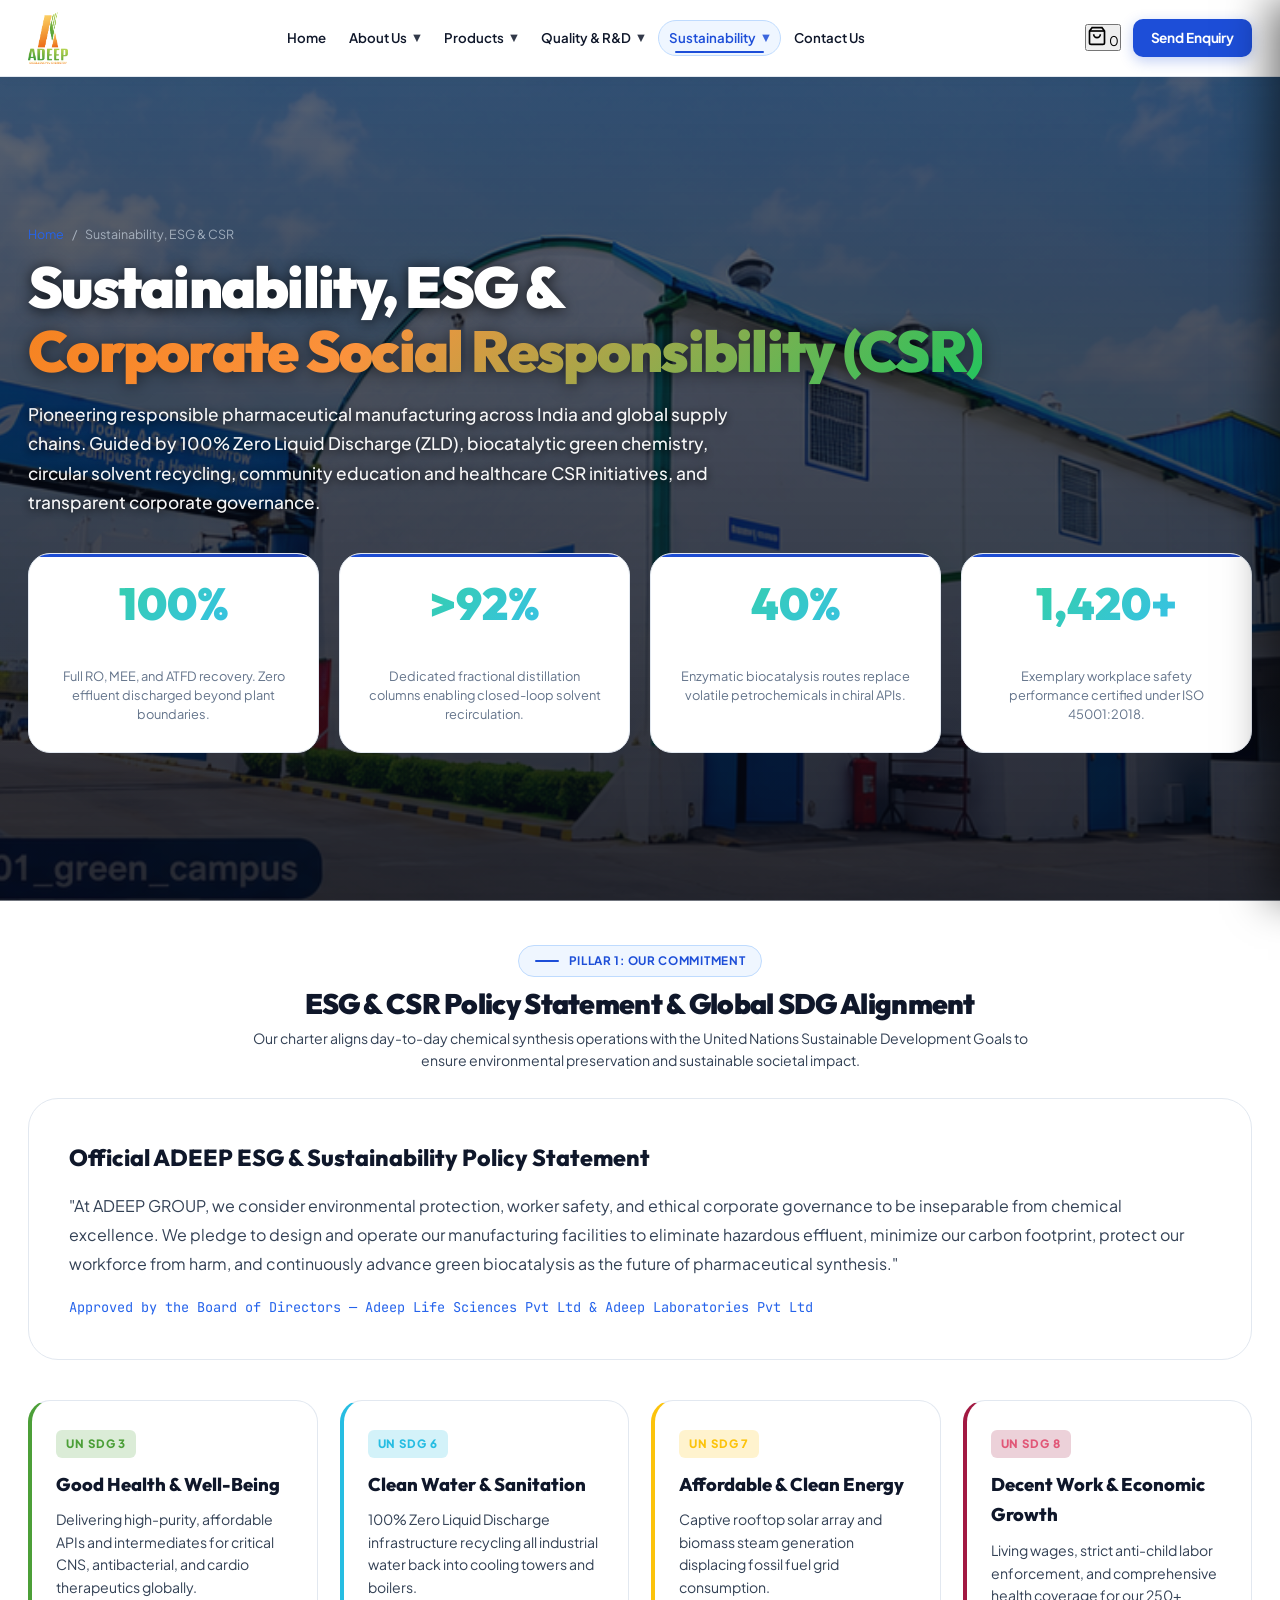
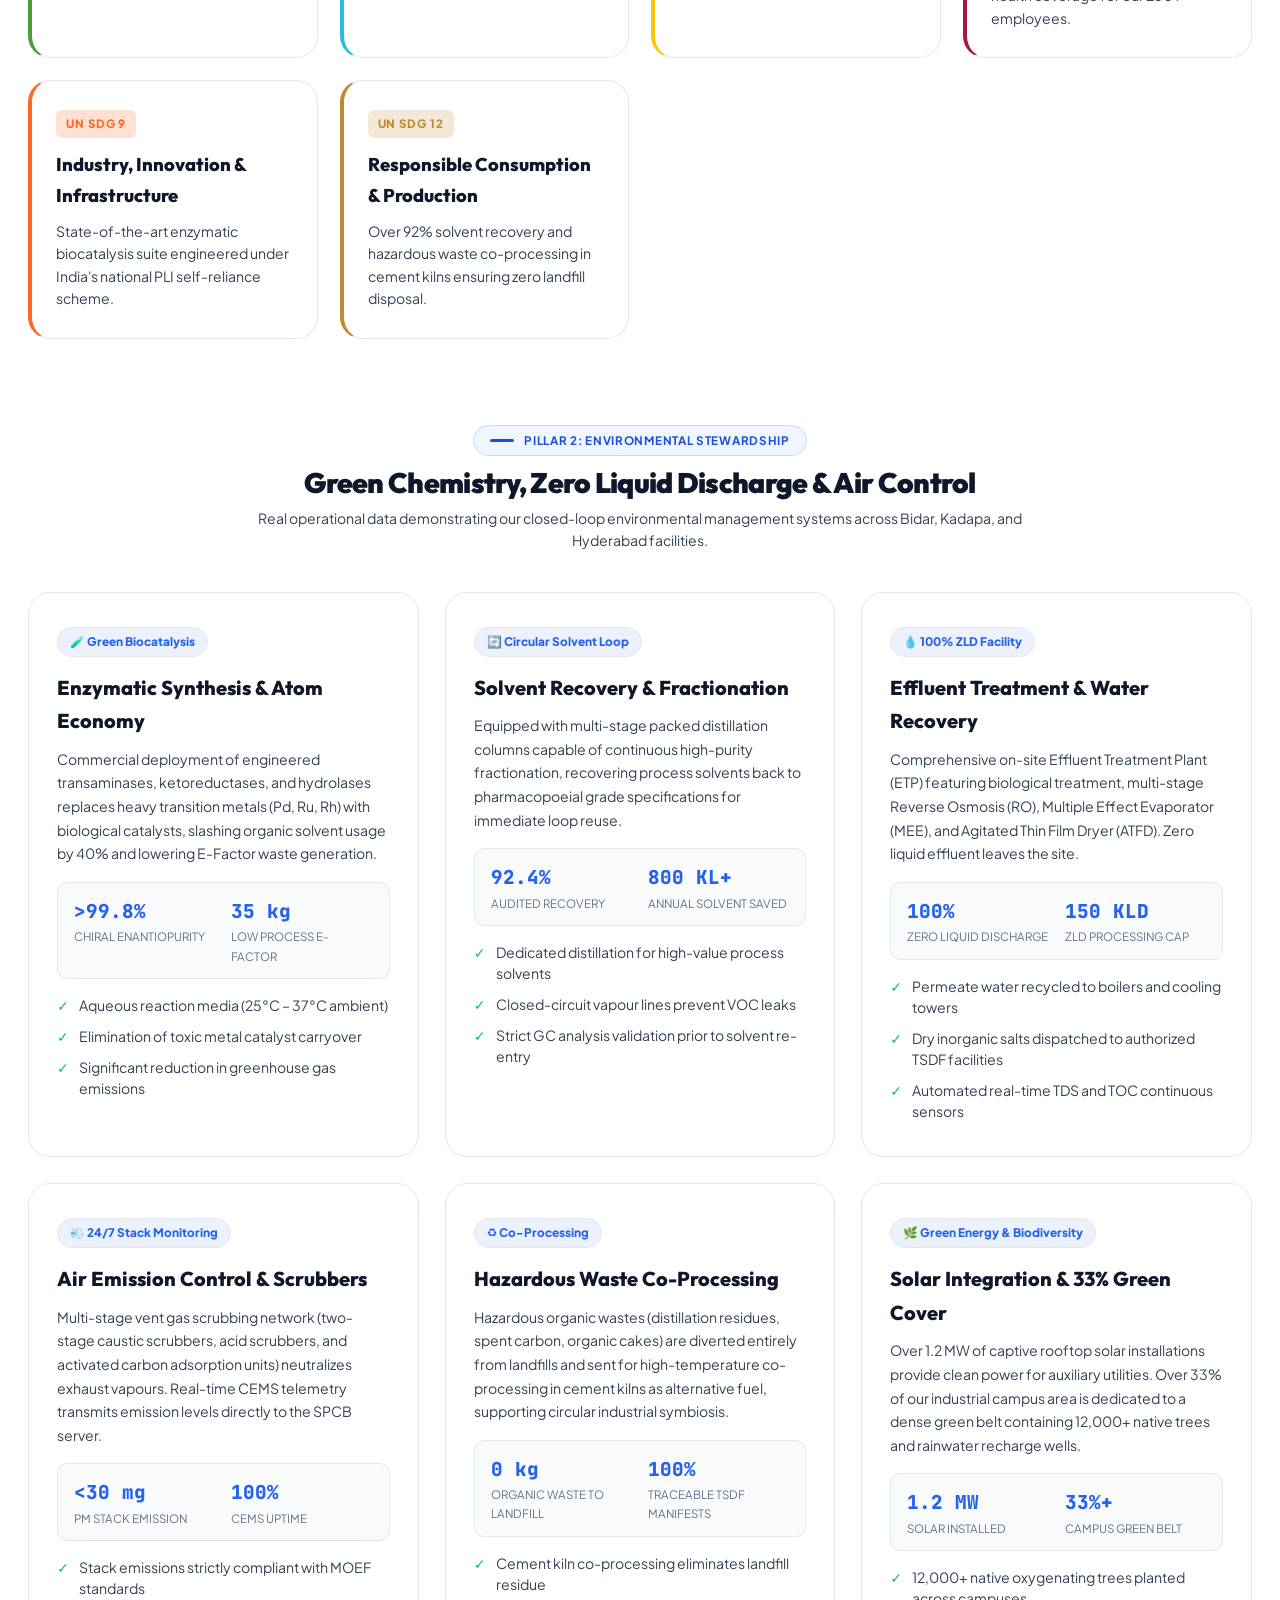
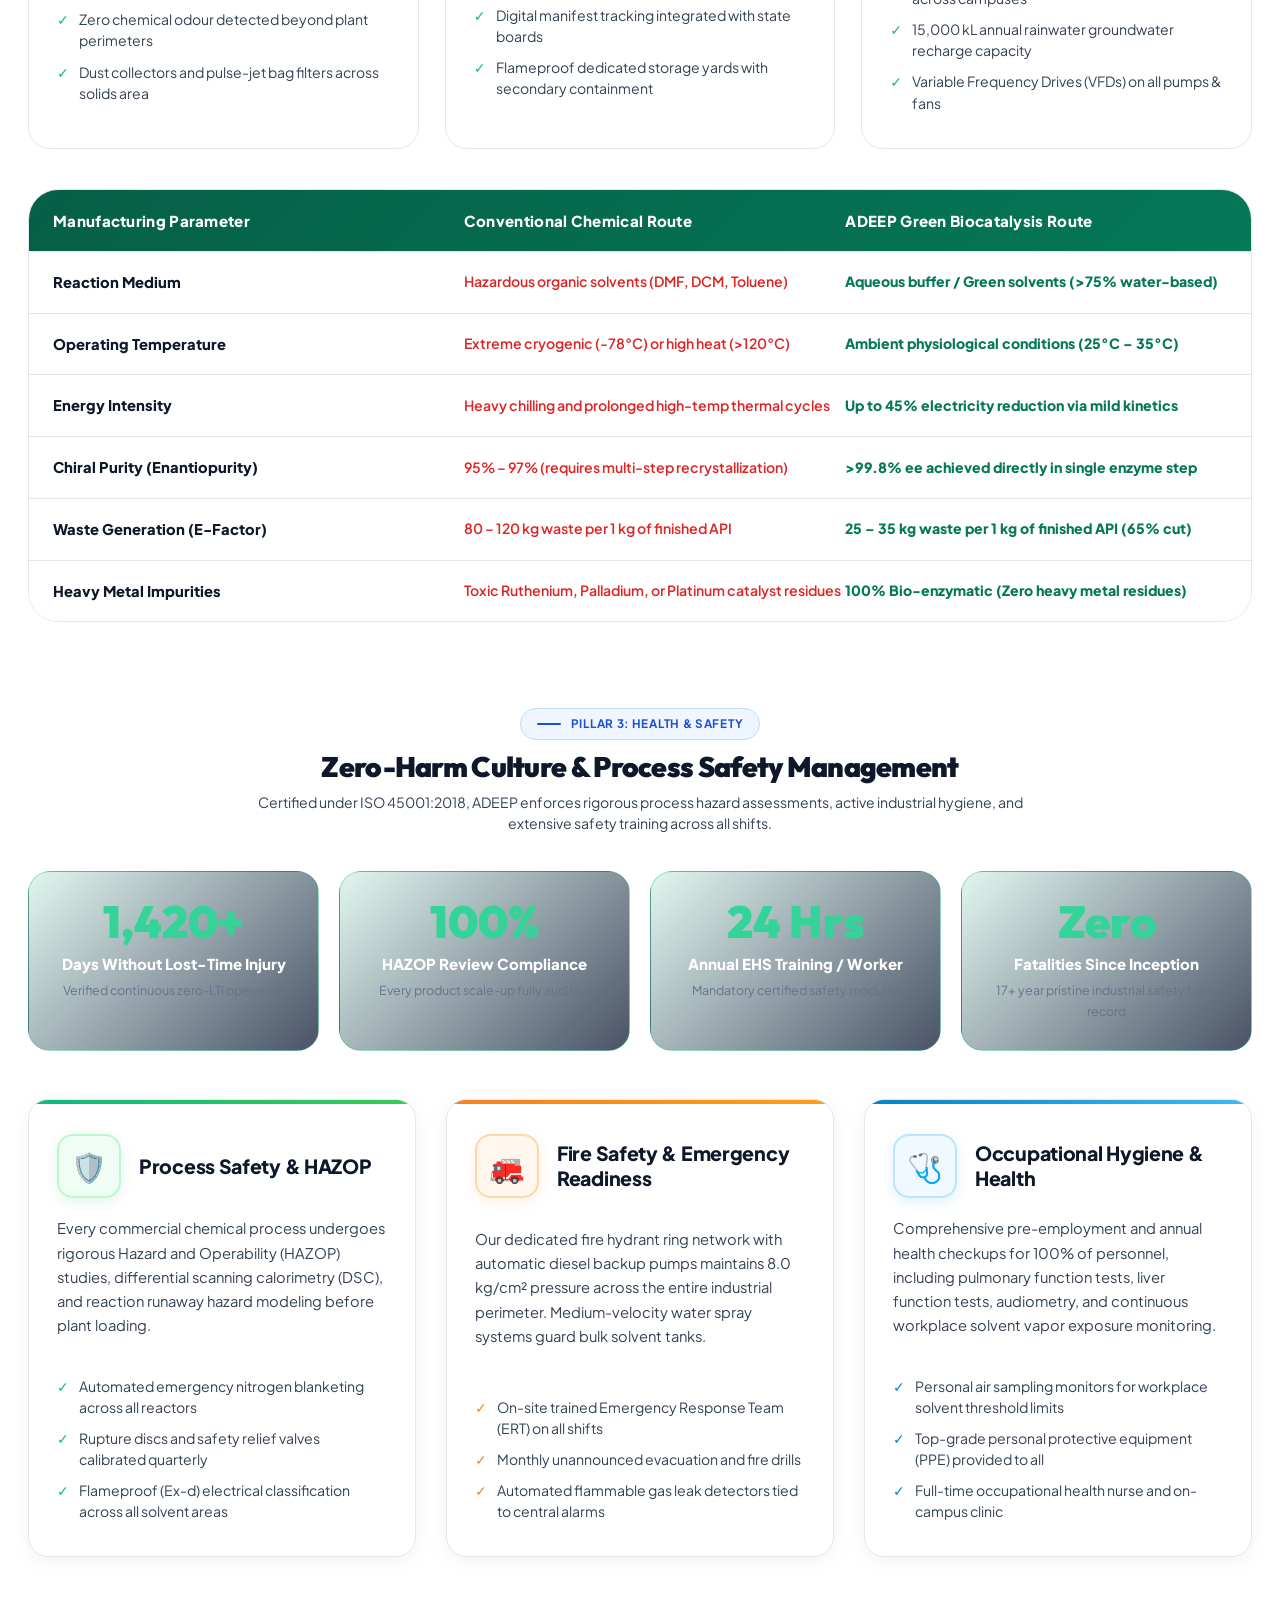
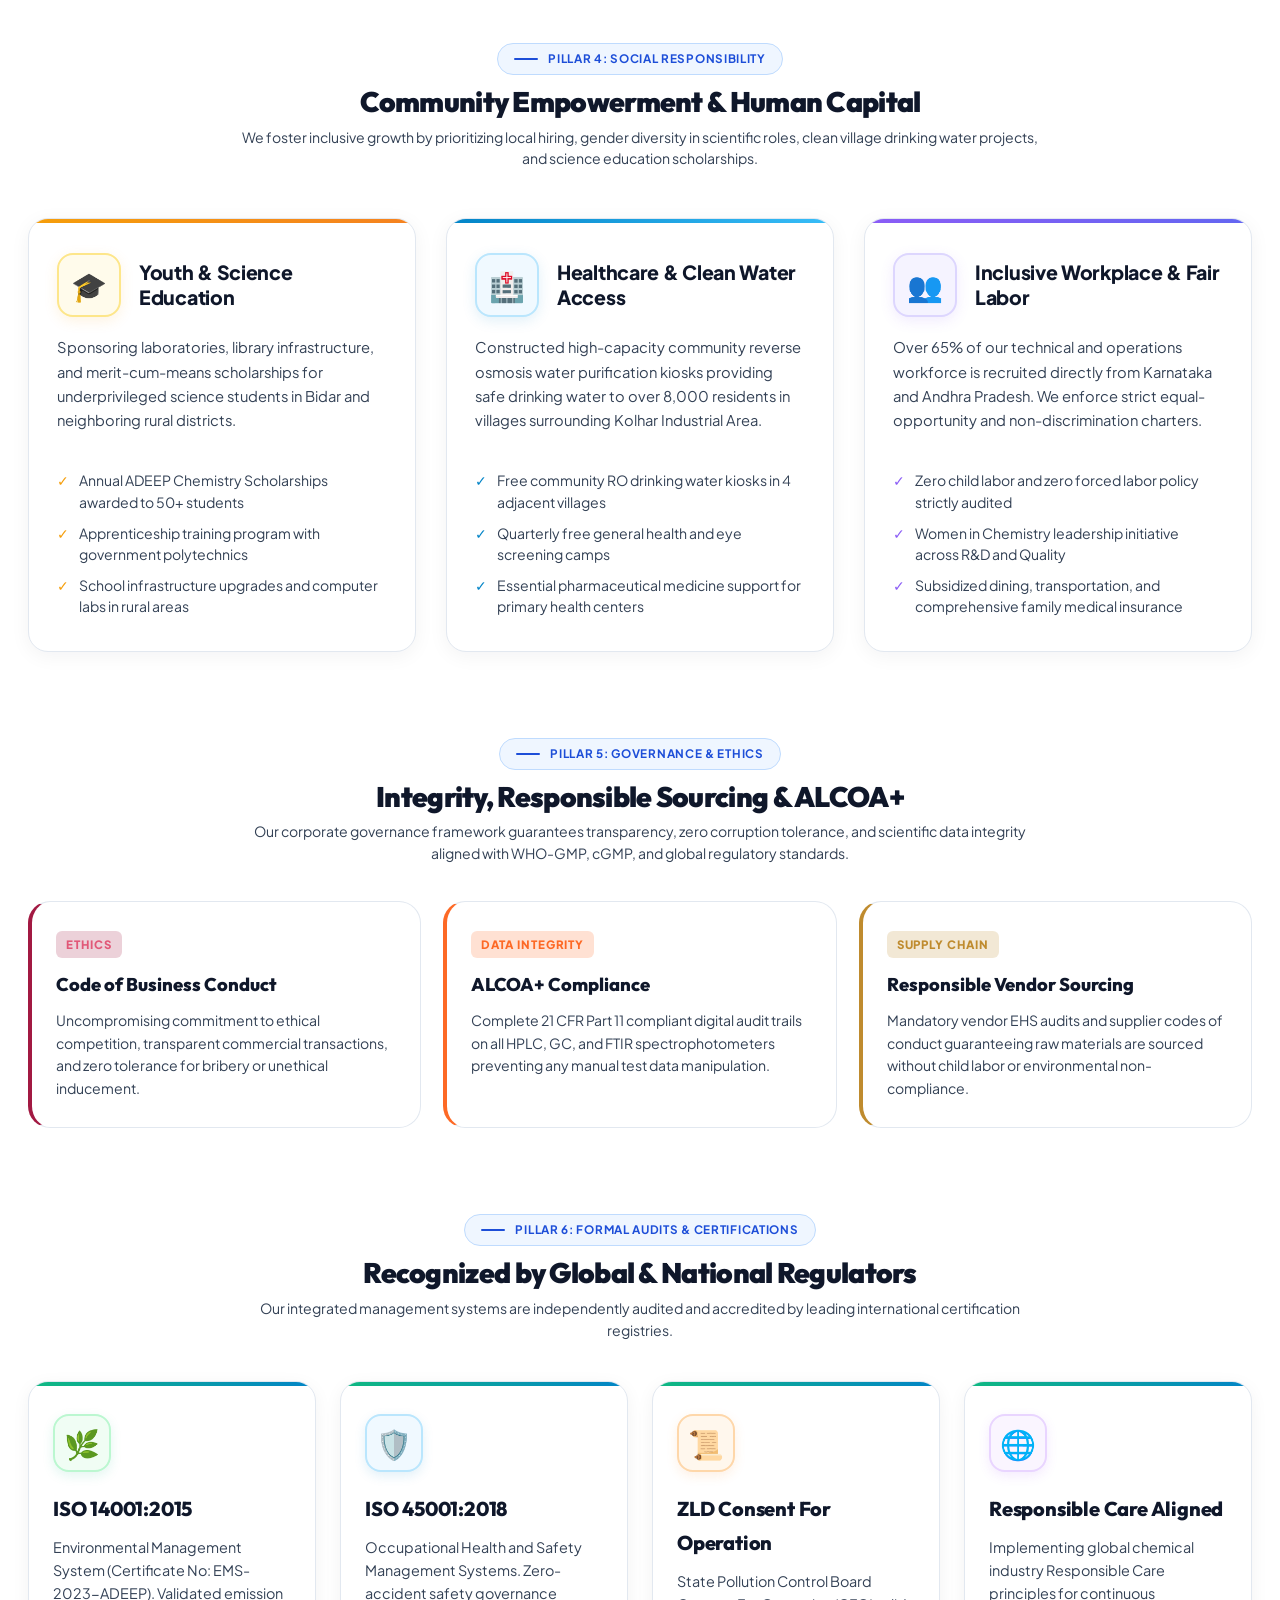
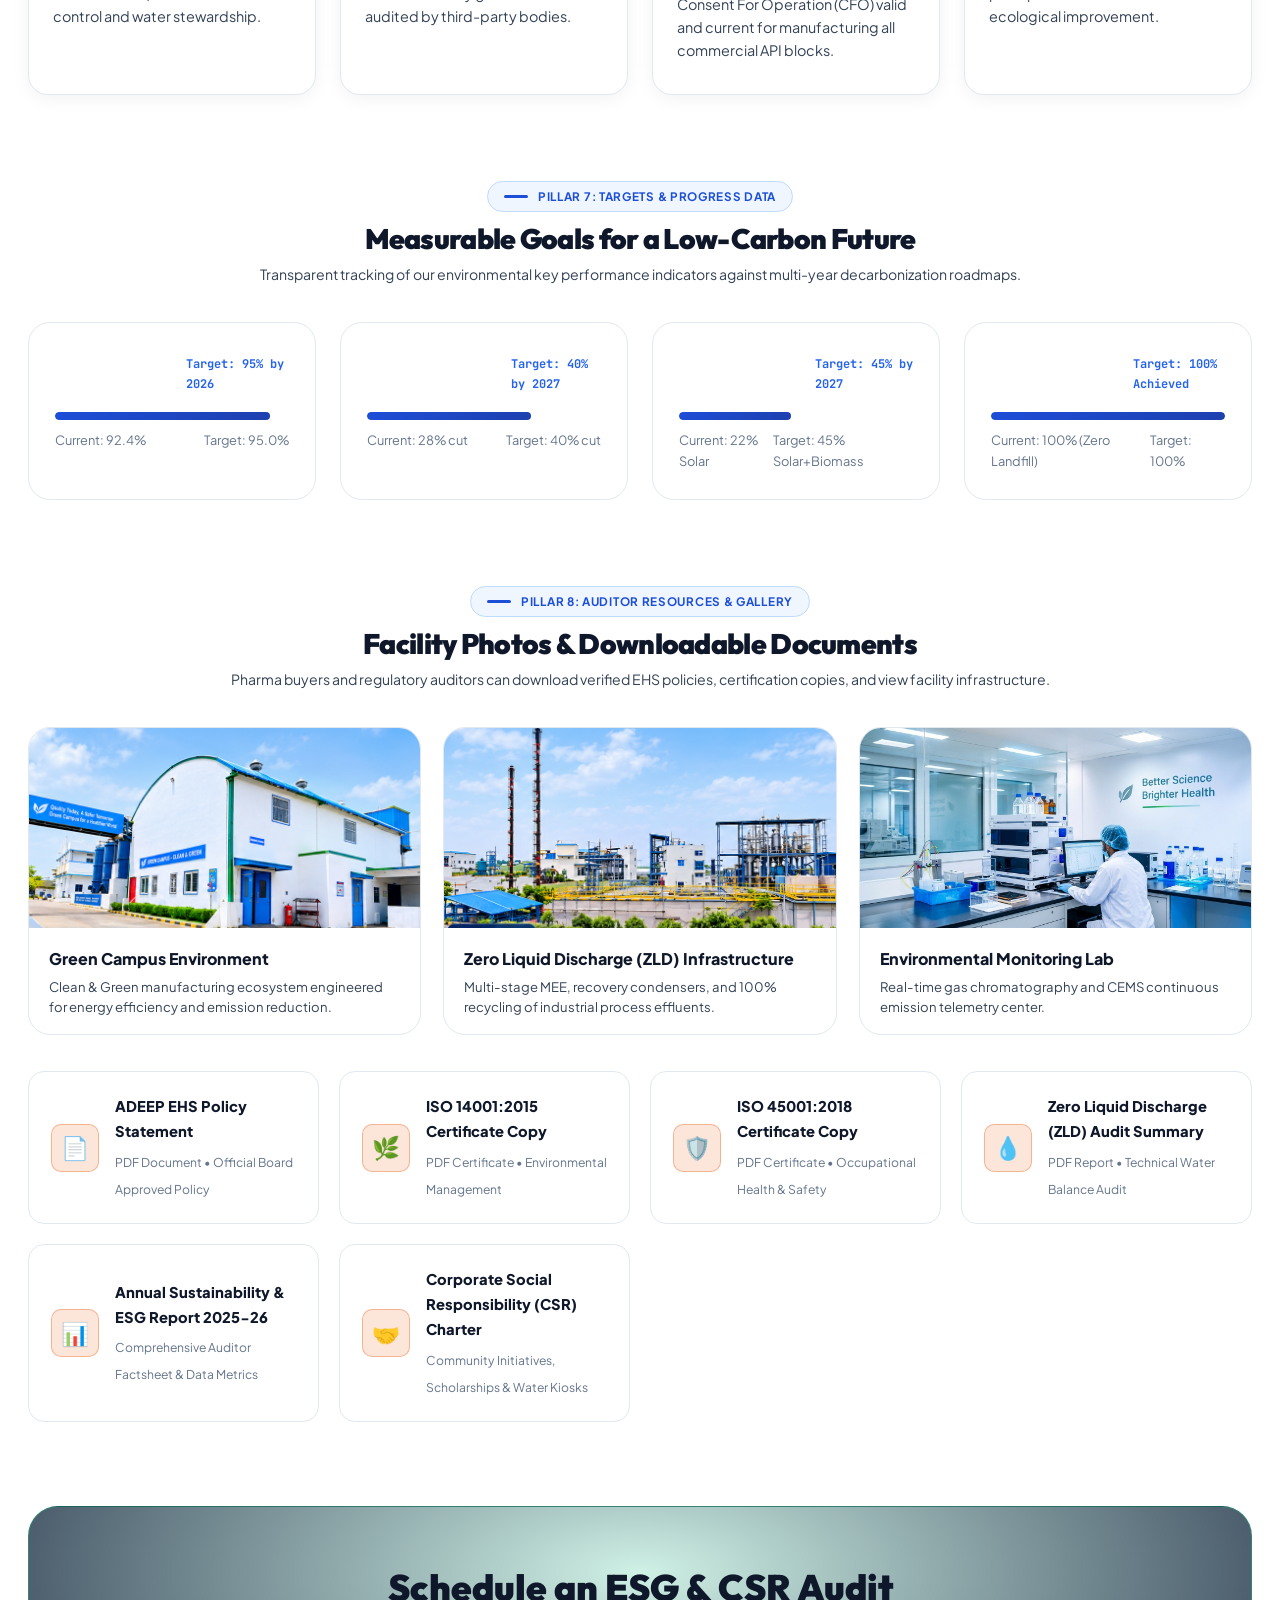
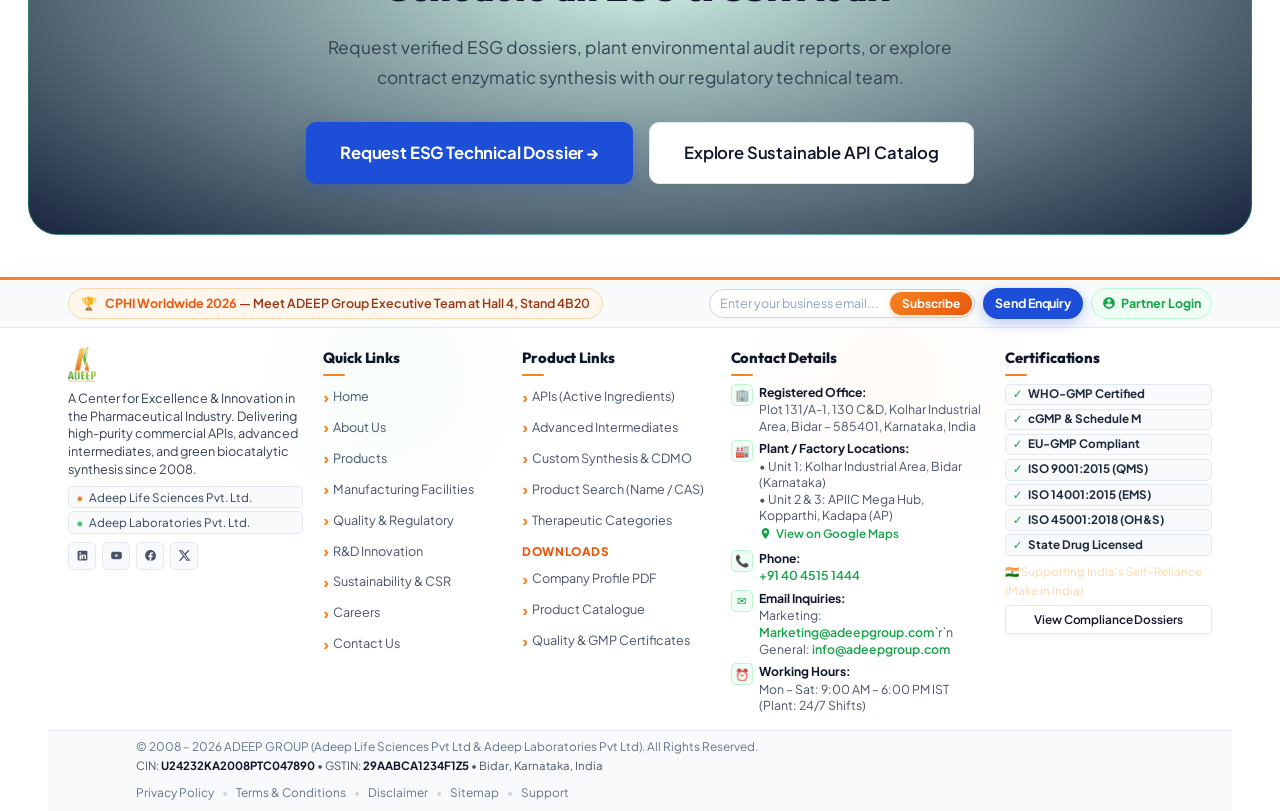
<file: sustainability.html>
<!DOCTYPE html>
<html lang="en" data-theme="adeep-signature">
<head>
  <meta charset="UTF-8" />
  <meta name="viewport" content="width=device-width, initial-scale=1.0" />
  <title>Sustainability, ESG &amp; CSR | ADEEP GROUP — Environmental, Social, Governance &amp; Corporate Social Responsibility</title>
  <meta name="description" content="ADEEP GROUP's auditor-grade Sustainability, ESG &amp; CSR Portal: 100% Zero Liquid Discharge (ZLD), Green Enzymatic Biocatalysis, 92%+ Solvent Recovery, CSR community development, ISO 14001, ISO 45001, and UN SDG alignment." />
  <meta name="keywords" content="ADEEP Group ESG CSR, environmental social governance pharma, CSR Bidar Karnataka, green chemistry, enzymatic biocatalysis, Zero Liquid Discharge ZLD, solvent recovery pharma, ISO 14001 pharma, ISO 45001 safety" />
  <link rel="preconnect" href="https://fonts.googleapis.com">
  <link rel="preconnect" href="https://fonts.gstatic.com" crossorigin>
  <link href="https://fonts.googleapis.com/css2?family=Plus+Jakarta+Sans:wght@300;400;500;600;700;800&family=Outfit:wght@400;500;600;700;800;900&family=JetBrains+Mono:wght@400;500;600;700&display=swap" rel="stylesheet">
  <link rel="icon" type="image/png" href="assets/adeep_emblem.png" />
  <link rel="stylesheet" href="styles.css?v=38.0" />
  <style>
    /* ═══════════════════════════════════════════════════════════
       ESG & CSR MASTER PORTAL STYLES
       Sovereign Sapphire · Bio-Emerald · Clinical Precision
    ═══════════════════════════════════════════════════════════ */
    .page-hero { min-height: calc(100vh - 76px) !important; height: calc(100vh - 76px) !important; display: flex !important; align-items: center !important; position: relative !important; padding: 40px 0 !important; overflow: hidden !important; background-size: cover !important; background-position: center !important; background: linear-gradient(180deg, rgba(7, 14, 30, 0.62) 0%, rgba(4, 7, 17, 0.86) 100%), url('assets/01_green_campus.png') center/cover no-repeat !important; }
    .page-hero-inner { position: relative; z-index: 2; }
    .breadcrumb { display: flex; align-items: center; gap: 8px; font-size: 0.82rem; color: rgba(203,213,225,0.7); margin-bottom: 20px; }
    .breadcrumb a { color: var(--teal-vivid); text-decoration: none; }
    .page-title { font-family: var(--font-heading); font-size: clamp(2.4rem, 5vw, 4.2rem); font-weight: 900; color: #fff; line-height: 1.1; margin-bottom: 20px; letter-spacing: -0.03em; }
    .page-title .accent { background: linear-gradient(135deg, #34d399, #10b981, #38bdf8); -webkit-background-clip: text; -webkit-text-fill-color: transparent; background-clip: text; }
    .page-subtitle { font-size: 1.12rem; color: rgba(226,238,255,0.88); max-width: 740px; line-height: 1.75; margin-bottom: 34px; }

    /* Sticky Jump Navigation Bar */
    .sust-subnav-bar {
      position: sticky;
      top: 76px;
      z-index: 900;
      background: rgba(7, 14, 30, 0.94);
      backdrop-filter: blur(20px);
      -webkit-backdrop-filter: blur(20px);
      border-bottom: 1px solid var(--border-card);
      border-top: 1px solid rgba(255, 255, 255, 0.05);
      padding: 10px 0;
      overflow-x: auto;
      white-space: nowrap;
    }
    .sust-subnav-container {
      display: flex;
      align-items: center;
      gap: 8px;
    }
    .sust-subnav-link {
      color: var(--text-muted);
      font-size: 0.82rem;
      font-weight: 700;
      padding: 8px 16px;
      border-radius: var(--r-full);
      text-decoration: none;
      transition: var(--t);
      border: 1px solid transparent;
      display: inline-flex;
      align-items: center;
      gap: 6px;
    }
    .sust-subnav-link:hover {
      color: #fff;
      background: rgba(255, 255, 255, 0.08);
      border-color: var(--border-card);
    }
    .sust-subnav-link.active {
      color: var(--teal-vivid);
      background: var(--teal-soft);
      border-color: var(--teal-vivid);
    }

    /* Key Metrics Strip */
    .sust-metrics-grid {
      display: grid;
      grid-template-columns: repeat(auto-fit, minmax(220px, 1fr));
      gap: 20px;
      margin-top: 36px;
    }
    .sm-card {
      background: var(--bg-card);
      backdrop-filter: blur(14px);
      -webkit-backdrop-filter: blur(14px);
      border: 1px solid var(--border-card);
      border-radius: var(--r-xl);
      padding: 28px 24px;
      position: relative;
      overflow: hidden;
      transition: var(--t);
      text-align: center;
    }
    .sm-card::before { content: ''; position: absolute; top: 0; left: 0; right: 0; height: 3px; background: var(--grad-teal); }
    .sm-card:hover { transform: translateY(-5px); border-color: var(--teal-vivid); box-shadow: 0 16px 36px rgba(16, 185, 129, 0.2); }
    .sm-value { font-family: var(--font-heading); font-size: 2.8rem; font-weight: 900; background: linear-gradient(135deg, #34d399, #38bdf8); -webkit-background-clip: text; -webkit-text-fill-color: transparent; background-clip: text; line-height: 1; margin-bottom: 8px; }
    .sm-label { font-size: 0.95rem; font-weight: 800; color: #fff; margin-bottom: 6px; }
    .sm-desc { font-size: 0.8rem; color: var(--text-muted); line-height: 1.5; }

    /* SDG Alignment Grid */
    .sdg-grid {
      display: grid;
      grid-template-columns: repeat(auto-fit, minmax(260px, 1fr));
      gap: 22px;
      margin-top: 36px;
    }
    .sdg-card {
      background: var(--bg-card);
      border: 1px solid var(--border-card);
      border-radius: var(--r-xl);
      padding: 28px 24px;
      position: relative;
      overflow: hidden;
      transition: var(--t);
    }
    .sdg-card:hover { transform: translateY(-5px); border-color: var(--teal-vivid); box-shadow: var(--shadow-md); }
    .sdg-tag {
      font-size: 0.72rem;
      font-weight: 900;
      letter-spacing: 0.08em;
      text-transform: uppercase;
      padding: 4px 10px;
      border-radius: var(--r-sm);
      display: inline-block;
      margin-bottom: 12px;
    }
    .sdg-3 { border-left: 4px solid #4c9f38; }
    .sdg-3 .sdg-tag { background: rgba(76, 159, 56, 0.2); color: #4c9f38; }
    .sdg-6 { border-left: 4px solid #26bde2; }
    .sdg-6 .sdg-tag { background: rgba(38, 189, 226, 0.2); color: #26bde2; }
    .sdg-7 { border-left: 4px solid #fcc30b; }
    .sdg-7 .sdg-tag { background: rgba(252, 195, 11, 0.2); color: #fcc30b; }
    .sdg-8 { border-left: 4px solid #a21942; }
    .sdg-8 .sdg-tag { background: rgba(162, 25, 66, 0.2); color: #e15777; }
    .sdg-9 { border-left: 4px solid #fd6925; }
    .sdg-9 .sdg-tag { background: rgba(253, 105, 37, 0.2); color: #fd6925; }
    .sdg-12 { border-left: 4px solid #bf8b2e; }
    .sdg-12 .sdg-tag { background: rgba(191, 139, 46, 0.2); color: #bf8b2e; }
    .sdg-card h4 { font-family: var(--font-heading); font-size: 1.15rem; font-weight: 800; color: #fff; margin-bottom: 8px; }
    .sdg-card p { font-size: 0.88rem; color: var(--text-body); line-height: 1.6; }

    /* Environment Detailed Cards */
    .env-grid {
      display: grid;
      grid-template-columns: repeat(auto-fit, minmax(340px, 1fr));
      gap: 26px;
      margin-top: 40px;
    }
    .env-card {
      background: var(--bg-card);
      border: 1px solid var(--border-card);
      border-radius: var(--r-xl);
      padding: 34px 28px;
      position: relative;
      transition: var(--t);
    }
    .env-card:hover { border-color: var(--teal-vivid); transform: translateY(-5px); box-shadow: var(--shadow-lg); }
    .env-badge {
      display: inline-flex;
      align-items: center;
      gap: 6px;
      font-size: 0.74rem;
      font-weight: 800;
      color: var(--teal-vivid);
      background: var(--teal-soft);
      padding: 4px 12px;
      border-radius: var(--r-full);
      margin-bottom: 14px;
      border: 1px solid var(--border-card);
    }
    .env-card h3 { font-family: var(--font-heading); font-size: 1.25rem; font-weight: 800; color: #fff; margin-bottom: 10px; }
    .env-card p { font-size: 0.88rem; color: var(--text-body); line-height: 1.68; margin-bottom: 16px; }
    .env-stats-row {
      display: flex;
      gap: 16px;
      padding: 12px 16px;
      background: var(--bg-card-secondary);
      border-radius: var(--r-md);
      border: 1px solid var(--border-card);
      margin-bottom: 16px;
    }
    .es-item { flex: 1; }
    .es-val { font-family: var(--font-mono); font-size: 1.2rem; font-weight: 800; color: var(--teal-vivid); }
    .es-lbl { font-size: 0.72rem; color: var(--text-muted); text-transform: uppercase; }

    /* Comparison Table */
    .compare-box {
      background: var(--bg-card);
      border: 1px solid var(--border-card);
      border-radius: var(--r-2xl);
      overflow: hidden;
      margin-top: 40px;
    }
    .cb-row {
      display: grid;
      grid-template-columns: 1.4fr 1.3fr 1.3fr;
      padding: 18px 24px;
      border-bottom: 1px solid #e2e8f0;
      align-items: center;
      font-size: 0.88rem;
      background: #ffffff;
    }
    .cb-head {
      background: linear-gradient(135deg, #065f46 0%, #047857 100%) !important;
      font-weight: 800 !important;
      color: #ffffff !important;
      font-size: 0.94rem !important;
      letter-spacing: 0.02em !important;
    }
    .cb-row:last-child { border-bottom: none; }
    .cb-row:hover:not(.cb-head) { background: #f0fdf4 !important; }
    .param-cell { font-weight: 800 !important; color: #0f172a !important; font-size: 0.92rem !important; }
    .conv-cell { color: #dc2626 !important; font-weight: 600 !important; }
    .adeep-cell { color: #047857 !important; font-weight: 800 !important; }

    /* Safety Dashboard Card */
    .safety-highlight-strip {
      display: grid;
      grid-template-columns: repeat(auto-fit, minmax(220px, 1fr));
      gap: 20px;
      margin-top: 36px;
    }
    .sh-box {
      background: linear-gradient(135deg, rgba(16, 185, 129, 0.12) 0%, rgba(13, 25, 52, 0.75) 100%);
      border: 1px solid rgba(16, 185, 129, 0.35);
      border-radius: var(--r-xl);
      padding: 28px 20px;
      text-align: center;
    }
    .sh-num { font-family: var(--font-heading); font-size: 2.8rem; font-weight: 900; color: #34d399; line-height: 1; margin-bottom: 6px; }
    .sh-title { font-size: 0.94rem; font-weight: 800; color: #fff; margin-bottom: 4px; }
    .sh-sub { font-size: 0.78rem; color: var(--text-muted); }

    /* Performance Progress Trackers */
    .targets-grid {
      display: grid;
      grid-template-columns: repeat(auto-fit, minmax(280px, 1fr));
      gap: 24px;
      margin-top: 36px;
    }
    .target-card {
      background: var(--bg-card);
      border: 1px solid var(--border-card);
      border-radius: var(--r-xl);
      padding: 26px;
    }
    .tc-header { display: flex; justify-content: space-between; align-items: baseline; margin-bottom: 12px; }
    .tc-title { font-size: 0.95rem; font-weight: 800; color: #fff; }
    .tc-year { font-size: 0.75rem; font-weight: 700; color: var(--teal-vivid); font-family: var(--font-mono); }
    .tc-bar-bg { width: 100%; height: 8px; background: rgba(255, 255, 255, 0.08); border-radius: 999px; overflow: hidden; margin-bottom: 10px; }
    .tc-bar-fill { height: 100%; border-radius: 999px; background: var(--grad-teal); }
    .tc-meta { display: flex; justify-content: space-between; font-size: 0.8rem; color: var(--text-muted); }

    /* Downloads & Documents Grid */
    .doc-grid {
      display: grid;
      grid-template-columns: repeat(auto-fit, minmax(280px, 1fr));
      gap: 20px;
      margin-top: 36px;
    }
    .doc-tile {
      background: var(--bg-card);
      border: 1px solid var(--border-card);
      border-radius: var(--r-lg);
      padding: 22px;
      display: flex;
      align-items: center;
      gap: 16px;
      transition: var(--t);
      text-decoration: none;
    }
    .doc-tile:hover {
      border-color: var(--teal-vivid);
      transform: translateY(-4px);
      box-shadow: 0 10px 24px rgba(0, 0, 0, 0.4);
    }
    .doc-icon {
      width: 48px;
      height: 48px;
      border-radius: var(--r-md);
      background: rgba(234, 88, 12, 0.15);
      border: 1px solid rgba(234, 88, 12, 0.35);
      color: #ea580c;
      display: flex;
      align-items: center;
      justify-content: center;
      font-size: 1.4rem;
      flex-shrink: 0;
    }
    .doc-info h4 { font-size: 0.92rem; font-weight: 800; color: #fff; margin-bottom: 4px; }
    .doc-info span { font-size: 0.76rem; color: var(--text-muted); }

    /* Photo Gallery Grid */
    .photo-grid {
      display: grid;
      grid-template-columns: repeat(auto-fit, minmax(280px, 1fr));
      gap: 22px;
      margin-top: 36px;
    }
    .photo-card {
      background: var(--bg-card);
      border: 1px solid var(--border-card);
      border-radius: var(--r-xl);
      overflow: hidden;
      transition: var(--t);
    }
    .photo-card:hover {
      transform: translateY(-6px);
      border-color: var(--teal-vivid);
      box-shadow: var(--shadow-lg);
    }
    .photo-card img {
      width: 100%;
      height: 200px;
      object-fit: cover;
      display: block;
      transition: transform 0.4s var(--ease);
    }
    .photo-card:hover img { transform: scale(1.05); }
    .photo-caption { padding: 18px 20px; }
    .photo-caption h4 { font-size: 1rem; font-weight: 800; color: #fff; margin-bottom: 4px; }
    .photo-caption p { font-size: 0.82rem; color: var(--text-muted); line-height: 1.5; margin: 0; }

    @media (max-width: 768px) {
      .cb-row { grid-template-columns: 1fr; gap: 8px; }
    }
  </style>
</head>
<body>
  <!-- Animated Molecule Particle Canvas Background -->
  <canvas id="particleCanvas"></canvas>

  <!-- Sticky Site Header -->
  <header class="site-header" id="mainHeader">
    <div class="container header-container">
      <a href="index.html" class="brand-logo" aria-label="ADEEP GROUP Homepage">
        <img src="assets/adeep_logo.png" alt="ADEEP GROUP - Excellency in Chemistry" class="logo-img" />
      </a>

      <!-- Master Navigation Menu with Dropdowns -->
            <nav class="nav-menu" id="navMenu">
        <a href="index.html" class="nav-link">Home</a>

        <div class="nav-item-dropdown">
          <a href="about.html" class="nav-link nav-dropdown-toggle">
            About Us <span class="dropdown-chevron">▼</span>
          </a>
          <div class="nav-dropdown-menu">
            <a href="about.html" class="dropdown-item">About ADEEP Group</a>
            <a href="leadership.html" class="dropdown-item">Leadership &amp; Board</a>
            <a href="facilities.html" class="dropdown-item">Manufacturing Facilities</a>
            <a href="careers.html" class="dropdown-item">Careers &amp; Culture</a>
          </div>
        </div>

        <div class="nav-item-dropdown">
          <a href="products.html" class="nav-link nav-dropdown-toggle">
            Products <span class="dropdown-chevron">▼</span>
          </a>
          <div class="nav-dropdown-menu">
            <a href="products.html" class="dropdown-item">All Products</a>
            <a href="products.html?category=commercial-api" class="dropdown-item">APIs (Active Ingredients)</a>
            <a href="products.html?category=intermediate" class="dropdown-item">Advanced Intermediates</a>
            <a href="products.html?category=custom-synthesis" class="dropdown-item">Custom Synthesis &amp; CDMO</a>
            <a href="products.html?category=pipeline-api" class="dropdown-item">R&amp;D Pipeline</a>
          </div>
        </div>

        <div class="nav-item-dropdown">
          <a href="quality.html" class="nav-link nav-dropdown-toggle">
            Quality &amp; R&amp;D <span class="dropdown-chevron">▼</span>
          </a>
          <div class="nav-dropdown-menu">
            <a href="quality.html" class="dropdown-item">Quality &amp; Regulatory Assurance</a>
            <a href="rnd.html" class="dropdown-item">R&amp;D &amp; Green Biocatalysis</a>
            <a href="downloads.html" class="dropdown-item">Certificates &amp; DMF Downloads</a>
            <a href="partners.html" class="dropdown-item">Global CDMO &amp; Partnerships</a>
          </div>
        </div>

        <div class="nav-item-dropdown">
          <a href="sustainability.html" class="nav-link nav-dropdown-toggle active">
            Sustainability <span class="dropdown-chevron">▼</span>
          </a>
          <div class="nav-dropdown-menu">
            <a href="sustainability.html" class="dropdown-item active">Sustainability &amp; ESG Overview</a>
            <a href="hsg.html" class="dropdown-item">Health, Safety &amp; Governance (HSG)</a>
          </div>
        </div>

        <a href="contact.html" class="nav-link">Contact Us</a>
      </nav>

      <div class="header-actions">
        <button class="cart-trigger-btn" id="cartTrigger" aria-label="Open Inquiry Basket">
          <svg width="20" height="20" viewBox="0 0 24 24" fill="none" stroke="currentColor" stroke-width="2">
            <path d="M6 2L3 6v14a2 2 0 0 0 2 2h14a2 2 0 0 0 2-2V6l-3-4z"></path>
            <line x1="3" y1="6" x2="21" y2="6"></line>
            <path d="M16 10a4 4 0 0 1-8 0"></path>
          </svg>
          <span class="cart-badge" id="cartBadge">0</span>
        </button>
        <a href="contact.html" class="btn btn-primary btn-sm header-cta">Send Enquiry</a>
        <button class="mobile-toggle" id="mobileToggle" aria-label="Toggle Navigation">
          <span></span><span></span><span></span>
        </button>
      </div>
    </div>
  </header>



  <!-- Page Hero Banner -->
  <section class="page-hero">
    <div class="container page-hero-inner">
      <div class="breadcrumb">
        <a href="index.html">Home</a>
        <span>/</span>
        <span>Sustainability, ESG &amp; CSR</span>
      </div>
      <h1 class="page-title">
        Sustainability, ESG &amp; <br />
        <span class="accent">Corporate Social Responsibility (CSR)</span>
      </h1>
      <p class="page-subtitle">
        Pioneering responsible pharmaceutical manufacturing across India and global supply chains. Guided by 100% Zero Liquid Discharge (ZLD), biocatalytic green chemistry, circular solvent recycling, community education and healthcare CSR initiatives, and transparent corporate governance.
      </p>

      <!-- Key Impact Metrics Strip -->
      <div class="sust-metrics-grid">
        <div class="sm-card">
          <div class="sm-value">100%</div>
          <div class="sm-label">Zero Liquid Discharge</div>
          <div class="sm-desc">Full RO, MEE, and ATFD recovery. Zero effluent discharged beyond plant boundaries.</div>
        </div>
        <div class="sm-card">
          <div class="sm-value">&gt;92%</div>
          <div class="sm-label">Solvent Recovery Rate</div>
          <div class="sm-desc">Dedicated fractional distillation columns enabling closed-loop solvent recirculation.</div>
        </div>
        <div class="sm-card">
          <div class="sm-value">40%</div>
          <div class="sm-label">Solvent Intensity Cut</div>
          <div class="sm-desc">Enzymatic biocatalysis routes replace volatile petrochemicals in chiral APIs.</div>
        </div>
        <div class="sm-card">
          <div class="sm-value">1,420+</div>
          <div class="sm-label">LTI-Free Days</div>
          <div class="sm-desc">Exemplary workplace safety performance certified under ISO 45001:2018.</div>
        </div>
      </div>
    </div>
  </section>

  <!-- Section 1: Our Commitment -->
  <section class="section" id="commitment">
    <div class="container">
      <div class="section-header-centered">
        <span class="section-tag">PILLAR 1: OUR COMMITMENT</span>
        <h2 class="section-title">ESG &amp; CSR Policy Statement &amp; Global SDG Alignment</h2>
        <p class="section-desc">Our charter aligns day-to-day chemical synthesis operations with the United Nations Sustainable Development Goals to ensure environmental preservation and sustainable societal impact.</p>
      </div>

      <div class="about-feature-box" style="background: var(--bg-card); border: 1px solid var(--border-card); border-radius: var(--r-2xl); padding: 40px; margin-bottom: 40px;">
        <h3 style="font-family: var(--font-heading); font-size: 1.45rem; font-weight: 800; color: #fff; margin-bottom: 14px;">Official ADEEP ESG &amp; Sustainability Policy Statement</h3>
        <p style="font-size: 1rem; color: var(--text-body); line-height: 1.8; margin-bottom: 18px;">
          "At ADEEP GROUP, we consider environmental protection, worker safety, and ethical corporate governance to be inseparable from chemical excellence. We pledge to design and operate our manufacturing facilities to eliminate hazardous effluent, minimize our carbon footprint, protect our workforce from harm, and continuously advance green biocatalysis as the future of pharmaceutical synthesis."
        </p>
        <div style="font-family: var(--font-mono); font-size: 0.85rem; color: var(--teal-vivid);">
          Approved by the Board of Directors — Adeep Life Sciences Pvt Ltd &amp; Adeep Laboratories Pvt Ltd
        </div>
      </div>

      <div class="sdg-grid">
        <div class="sdg-card sdg-3">
          <span class="sdg-tag">UN SDG 3</span>
          <h4>Good Health &amp; Well-Being</h4>
          <p>Delivering high-purity, affordable APIs and intermediates for critical CNS, antibacterial, and cardio therapeutics globally.</p>
        </div>
        <div class="sdg-card sdg-6">
          <span class="sdg-tag">UN SDG 6</span>
          <h4>Clean Water &amp; Sanitation</h4>
          <p>100% Zero Liquid Discharge infrastructure recycling all industrial water back into cooling towers and boilers.</p>
        </div>
        <div class="sdg-card sdg-7">
          <span class="sdg-tag">UN SDG 7</span>
          <h4>Affordable &amp; Clean Energy</h4>
          <p>Captive rooftop solar array and biomass steam generation displacing fossil fuel grid consumption.</p>
        </div>
        <div class="sdg-card sdg-8">
          <span class="sdg-tag">UN SDG 8</span>
          <h4>Decent Work &amp; Economic Growth</h4>
          <p>Living wages, strict anti-child labor enforcement, and comprehensive health coverage for our 250+ employees.</p>
        </div>
        <div class="sdg-card sdg-9">
          <span class="sdg-tag">UN SDG 9</span>
          <h4>Industry, Innovation &amp; Infrastructure</h4>
          <p>State-of-the-art enzymatic biocatalysis suite engineered under India's national PLI self-reliance scheme.</p>
        </div>
        <div class="sdg-card sdg-12">
          <span class="sdg-tag">UN SDG 12</span>
          <h4>Responsible Consumption &amp; Production</h4>
          <p>Over 92% solvent recovery and hazardous waste co-processing in cement kilns ensuring zero landfill disposal.</p>
        </div>
      </div>
    </div>
  </section>

  <!-- Section 2: Environment -->
  <section class="section" id="environment" style="background: var(--bg-surface);">
    <div class="container">
      <div class="section-header-centered">
        <span class="section-tag">PILLAR 2: ENVIRONMENTAL STEWARDSHIP</span>
        <h2 class="section-title">Green Chemistry, Zero Liquid Discharge &amp; Air Control</h2>
        <p class="section-desc">Real operational data demonstrating our closed-loop environmental management systems across Bidar, Kadapa, and Hyderabad facilities.</p>
      </div>

      <div class="env-grid">
        <!-- Green Chemistry -->
        <div class="env-card">
          <span class="env-badge">🧪 Green Biocatalysis</span>
          <h3>Enzymatic Synthesis &amp; Atom Economy</h3>
          <p>Commercial deployment of engineered transaminases, ketoreductases, and hydrolases replaces heavy transition metals (Pd, Ru, Rh) with biological catalysts, slashing organic solvent usage by 40% and lowering E-Factor waste generation.</p>
          <div class="env-stats-row">
            <div class="es-item"><div class="es-val">&gt;99.8%</div><div class="es-lbl">Chiral Enantiopurity</div></div>
            <div class="es-item"><div class="es-val">35 kg</div><div class="es-lbl">Low Process E-Factor</div></div>
          </div>
          <ul class="pillar-bullets">
            <li>Aqueous reaction media (25°C – 37°C ambient)</li>
            <li>Elimination of toxic metal catalyst carryover</li>
            <li>Significant reduction in greenhouse gas emissions</li>
          </ul>
        </div>

        <!-- Solvent Recovery -->
        <div class="env-card">
          <span class="env-badge">🔄 Circular Solvent Loop</span>
          <h3>Solvent Recovery &amp; Fractionation</h3>
          <p>Equipped with multi-stage packed distillation columns capable of continuous high-purity fractionation, recovering process solvents back to pharmacopoeial grade specifications for immediate loop reuse.</p>
          <div class="env-stats-row">
            <div class="es-item"><div class="es-val">92.4%</div><div class="es-lbl">Audited Recovery</div></div>
            <div class="es-item"><div class="es-val">800 KL+</div><div class="es-lbl">Annual Solvent Saved</div></div>
          </div>
          <ul class="pillar-bullets">
            <li>Dedicated distillation for high-value process solvents</li>
            <li>Closed-circuit vapour lines prevent VOC leaks</li>
            <li>Strict GC analysis validation prior to solvent re-entry</li>
          </ul>
        </div>

        <!-- Effluent Treatment & ZLD -->
        <div class="env-card">
          <span class="env-badge">💧 100% ZLD Facility</span>
          <h3>Effluent Treatment &amp; Water Recovery</h3>
          <p>Comprehensive on-site Effluent Treatment Plant (ETP) featuring biological treatment, multi-stage Reverse Osmosis (RO), Multiple Effect Evaporator (MEE), and Agitated Thin Film Dryer (ATFD). Zero liquid effluent leaves the site.</p>
          <div class="env-stats-row">
            <div class="es-item"><div class="es-val">100%</div><div class="es-lbl">Zero Liquid Discharge</div></div>
            <div class="es-item"><div class="es-val">150 KLD</div><div class="es-lbl">ZLD Processing Cap</div></div>
          </div>
          <ul class="pillar-bullets">
            <li>Permeate water recycled to boilers and cooling towers</li>
            <li>Dry inorganic salts dispatched to authorized TSDF facilities</li>
            <li>Automated real-time TDS and TOC continuous sensors</li>
          </ul>
        </div>

        <!-- Air Emission Control -->
        <div class="env-card">
          <span class="env-badge">💨 24/7 Stack Monitoring</span>
          <h3>Air Emission Control &amp; Scrubbers</h3>
          <p>Multi-stage vent gas scrubbing network (two-stage caustic scrubbers, acid scrubbers, and activated carbon adsorption units) neutralizes exhaust vapours. Real-time CEMS telemetry transmits emission levels directly to the SPCB server.</p>
          <div class="env-stats-row">
            <div class="es-item"><div class="es-val">&lt;30 mg</div><div class="es-lbl">PM Stack Emission</div></div>
            <div class="es-item"><div class="es-val">100%</div><div class="es-lbl">CEMS Uptime</div></div>
          </div>
          <ul class="pillar-bullets">
            <li>Stack emissions strictly compliant with MOEF standards</li>
            <li>Zero chemical odour detected beyond plant perimeters</li>
            <li>Dust collectors and pulse-jet bag filters across solids area</li>
          </ul>
        </div>

        <!-- Waste Management -->
        <div class="env-card">
          <span class="env-badge">♻️ Co-Processing</span>
          <h3>Hazardous Waste Co-Processing</h3>
          <p>Hazardous organic wastes (distillation residues, spent carbon, organic cakes) are diverted entirely from landfills and sent for high-temperature co-processing in cement kilns as alternative fuel, supporting circular industrial symbiosis.</p>
          <div class="env-stats-row">
            <div class="es-item"><div class="es-val">0 kg</div><div class="es-lbl">Organic Waste to Landfill</div></div>
            <div class="es-item"><div class="es-val">100%</div><div class="es-lbl">Traceable TSDF Manifests</div></div>
          </div>
          <ul class="pillar-bullets">
            <li>Cement kiln co-processing eliminates landfill residue</li>
            <li>Digital manifest tracking integrated with state boards</li>
            <li>Flameproof dedicated storage yards with secondary containment</li>
          </ul>
        </div>

        <!-- Renewable Energy & Green Belt -->
        <div class="env-card">
          <span class="env-badge">🌿 Green Energy &amp; Biodiversity</span>
          <h3>Solar Integration &amp; 33% Green Cover</h3>
          <p>Over 1.2 MW of captive rooftop solar installations provide clean power for auxiliary utilities. Over 33% of our industrial campus area is dedicated to a dense green belt containing 12,000+ native trees and rainwater recharge wells.</p>
          <div class="env-stats-row">
            <div class="es-item"><div class="es-val">1.2 MW</div><div class="es-lbl">Solar Installed</div></div>
            <div class="es-item"><div class="es-val">33%+</div><div class="es-lbl">Campus Green Belt</div></div>
          </div>
          <ul class="pillar-bullets">
            <li>12,000+ native oxygenating trees planted across campuses</li>
            <li>15,000 kL annual rainwater groundwater recharge capacity</li>
            <li>Variable Frequency Drives (VFDs) on all pumps &amp; fans</li>
          </ul>
        </div>
      </div>

      <!-- Comparative Green Chemistry Matrix -->
      <div class="compare-box">
        <div class="cb-row cb-head">
          <div>Manufacturing Parameter</div>
          <div>Conventional Chemical Route</div>
          <div>ADEEP Green Biocatalysis Route</div>
        </div>
        <div class="cb-row">
          <div class="param-cell">Reaction Medium</div>
          <div class="conv-cell">Hazardous organic solvents (DMF, DCM, Toluene)</div>
          <div class="adeep-cell">Aqueous buffer / Green solvents (&gt;75% water-based)</div>
        </div>
        <div class="cb-row">
          <div class="param-cell">Operating Temperature</div>
          <div class="conv-cell">Extreme cryogenic (-78°C) or high heat (&gt;120°C)</div>
          <div class="adeep-cell">Ambient physiological conditions (25°C – 35°C)</div>
        </div>
        <div class="cb-row">
          <div class="param-cell">Energy Intensity</div>
          <div class="conv-cell">Heavy chilling and prolonged high-temp thermal cycles</div>
          <div class="adeep-cell">Up to 45% electricity reduction via mild kinetics</div>
        </div>
        <div class="cb-row">
          <div class="param-cell">Chiral Purity (Enantiopurity)</div>
          <div class="conv-cell">95% – 97% (requires multi-step recrystallization)</div>
          <div class="adeep-cell">&gt;99.8% ee achieved directly in single enzyme step</div>
        </div>
        <div class="cb-row">
          <div class="param-cell">Waste Generation (E-Factor)</div>
          <div class="conv-cell">80 – 120 kg waste per 1 kg of finished API</div>
          <div class="adeep-cell">25 – 35 kg waste per 1 kg of finished API (65% cut)</div>
        </div>
        <div class="cb-row">
          <div class="param-cell">Heavy Metal Impurities</div>
          <div class="conv-cell">Toxic Ruthenium, Palladium, or Platinum catalyst residues</div>
          <div class="adeep-cell">100% Bio-enzymatic (Zero heavy metal residues)</div>
        </div>
      </div>
    </div>
  </section>

  <!-- Section 3: Health, Safety & Governance (HSG / EHS) -->
  <section class="section" id="safety">
    <div id="hsg" style="position:relative; top:-100px;"></div>

    <div class="container">
      <div class="section-header-centered">
        <span class="section-tag">PILLAR 3: HEALTH &amp; SAFETY</span>
        <h2 class="section-title">Zero-Harm Culture &amp; Process Safety Management</h2>
        <p class="section-desc">Certified under ISO 45001:2018, ADEEP enforces rigorous process hazard assessments, active industrial hygiene, and extensive safety training across all shifts.</p>
      </div>

      <!-- Real Safety Statistics -->
      <div class="safety-highlight-strip">
        <div class="sh-box">
          <div class="sh-num">1,420+</div>
          <div class="sh-title">Days Without Lost-Time Injury</div>
          <div class="sh-sub">Verified continuous zero-LTI operation</div>
        </div>
        <div class="sh-box">
          <div class="sh-num">100%</div>
          <div class="sh-title">HAZOP Review Compliance</div>
          <div class="sh-sub">Every product scale-up fully audited</div>
        </div>
        <div class="sh-box">
          <div class="sh-num">24 Hrs</div>
          <div class="sh-title">Annual EHS Training / Worker</div>
          <div class="sh-sub">Mandatory certified safety modules</div>
        </div>
        <div class="sh-box">
          <div class="sh-num">Zero</div>
          <div class="sh-title">Fatalities Since Inception</div>
          <div class="sh-sub">17+ year pristine industrial safety track record</div>
        </div>
      </div>

      <div class="pillar-grid" style="margin-top: 36px;">
        <div class="pillar-card p-ehs">
          <div class="pillar-header">
            <div class="pillar-icon-box">🛡️</div>
            <div><h3>Process Safety &amp; HAZOP</h3></div>
          </div>
          <p>Every commercial chemical process undergoes rigorous Hazard and Operability (HAZOP) studies, differential scanning calorimetry (DSC), and reaction runaway hazard modeling before plant loading.</p>
          <ul class="pillar-bullets">
            <li>Automated emergency nitrogen blanketing across all reactors</li>
            <li>Rupture discs and safety relief valves calibrated quarterly</li>
            <li>Flameproof (Ex-d) electrical classification across all solvent areas</li>
          </ul>
        </div>

        <div class="pillar-card p-zld">
          <div class="pillar-header">
            <div class="pillar-icon-box">🚒</div>
            <div><h3>Fire Safety &amp; Emergency Readiness</h3></div>
          </div>
          <p>Our dedicated fire hydrant ring network with automatic diesel backup pumps maintains 8.0 kg/cm² pressure across the entire industrial perimeter. Medium-velocity water spray systems guard bulk solvent tanks.</p>
          <ul class="pillar-bullets">
            <li>On-site trained Emergency Response Team (ERT) on all shifts</li>
            <li>Monthly unannounced evacuation and fire drills</li>
            <li>Automated flammable gas leak detectors tied to central alarms</li>
          </ul>
        </div>

        <div class="pillar-card p-bio">
          <div class="pillar-header">
            <div class="pillar-icon-box">🩺</div>
            <div><h3>Occupational Hygiene &amp; Health</h3></div>
          </div>
          <p>Comprehensive pre-employment and annual health checkups for 100% of personnel, including pulmonary function tests, liver function tests, audiometry, and continuous workplace solvent vapor exposure monitoring.</p>
          <ul class="pillar-bullets">
            <li>Personal air sampling monitors for workplace solvent threshold limits</li>
            <li>Top-grade personal protective equipment (PPE) provided to all</li>
            <li>Full-time occupational health nurse and on-campus clinic</li>
          </ul>
        </div>
      </div>
    </div>
  </section>

  <!-- Section 4: Social Responsibility (CSR) -->
  <section class="section" id="csr" style="background: var(--bg-surface);">
    <div class="container">
      <div class="section-header-centered">
        <span class="section-tag">PILLAR 4: SOCIAL RESPONSIBILITY</span>
        <h2 class="section-title">Community Empowerment &amp; Human Capital</h2>
        <p class="section-desc">We foster inclusive growth by prioritizing local hiring, gender diversity in scientific roles, clean village drinking water projects, and science education scholarships.</p>
      </div>

      <div class="pillar-grid">
        <div class="pillar-card p-solar">
          <div class="pillar-header">
            <div class="pillar-icon-box">🎓</div>
            <div><h3>Youth &amp; Science Education</h3></div>
          </div>
          <p>Sponsoring laboratories, library infrastructure, and merit-cum-means scholarships for underprivileged science students in Bidar and neighboring rural districts.</p>
          <ul class="pillar-bullets">
            <li>Annual ADEEP Chemistry Scholarships awarded to 50+ students</li>
            <li>Apprenticeship training program with government polytechnics</li>
            <li>School infrastructure upgrades and computer labs in rural areas</li>
          </ul>
        </div>

        <div class="pillar-card p-bio">
          <div class="pillar-header">
            <div class="pillar-icon-box">🏥</div>
            <div><h3>Healthcare &amp; Clean Water Access</h3></div>
          </div>
          <p>Constructed high-capacity community reverse osmosis water purification kiosks providing safe drinking water to over 8,000 residents in villages surrounding Kolhar Industrial Area.</p>
          <ul class="pillar-bullets">
            <li>Free community RO drinking water kiosks in 4 adjacent villages</li>
            <li>Quarterly free general health and eye screening camps</li>
            <li>Essential pharmaceutical medicine support for primary health centers</li>
          </ul>
        </div>

        <div class="pillar-card p-cems">
          <div class="pillar-header">
            <div class="pillar-icon-box">👥</div>
            <div><h3>Inclusive Workplace &amp; Fair Labor</h3></div>
          </div>
          <p>Over 65% of our technical and operations workforce is recruited directly from Karnataka and Andhra Pradesh. We enforce strict equal-opportunity and non-discrimination charters.</p>
          <ul class="pillar-bullets">
            <li>Zero child labor and zero forced labor policy strictly audited</li>
            <li>Women in Chemistry leadership initiative across R&amp;D and Quality</li>
            <li>Subsidized dining, transportation, and comprehensive family medical insurance</li>
          </ul>
        </div>
      </div>
    </div>
  </section>

  <!-- Section 5: Governance & Ethics -->
  <section class="section" id="governance">
    <div class="container">
      <div class="section-header-centered">
        <span class="section-tag">PILLAR 5: GOVERNANCE &amp; ETHICS</span>
        <h2 class="section-title">Integrity, Responsible Sourcing &amp; ALCOA+</h2>
        <p class="section-desc">Our corporate governance framework guarantees transparency, zero corruption tolerance, and scientific data integrity aligned with WHO-GMP, cGMP, and global regulatory standards.</p>
      </div>

      <div class="sdg-grid">
        <div class="sdg-card sdg-8">
          <span class="sdg-tag">ETHICS</span>
          <h4>Code of Business Conduct</h4>
          <p>Uncompromising commitment to ethical competition, transparent commercial transactions, and zero tolerance for bribery or unethical inducement.</p>
        </div>
        <div class="sdg-card sdg-9">
          <span class="sdg-tag">DATA INTEGRITY</span>
          <h4>ALCOA+ Compliance</h4>
          <p>Complete 21 CFR Part 11 compliant digital audit trails on all HPLC, GC, and FTIR spectrophotometers preventing any manual test data manipulation.</p>
        </div>
        <div class="sdg-card sdg-12">
          <span class="sdg-tag">SUPPLY CHAIN</span>
          <h4>Responsible Vendor Sourcing</h4>
          <p>Mandatory vendor EHS audits and supplier codes of conduct guaranteeing raw materials are sourced without child labor or environmental non-compliance.</p>
        </div>
      </div>
    </div>
  </section>

  <!-- Section 6: Certifications & Compliance -->
  <section class="section" id="certifications" style="background: var(--bg-surface);">
    <div class="container">
      <div class="section-header-centered">
        <span class="section-tag">PILLAR 6: FORMAL AUDITS &amp; CERTIFICATIONS</span>
        <h2 class="section-title">Recognized by Global &amp; National Regulators</h2>
        <p class="section-desc">Our integrated management systems are independently audited and accredited by leading international certification registries.</p>
      </div>

      <div class="sust-cert-grid">
        <div class="sust-cert-card">
          <div class="scc-icon">🌿</div>
          <h4>ISO 14001:2015</h4>
          <p>Environmental Management System (Certificate No: EMS-2023-ADEEP). Validated emission control and water stewardship.</p>
        </div>
        <div class="sust-cert-card">
          <div class="scc-icon">🛡️</div>
          <h4>ISO 45001:2018</h4>
          <p>Occupational Health and Safety Management Systems. Zero-accident safety governance audited by third-party bodies.</p>
        </div>
        <div class="sust-cert-card">
          <div class="scc-icon">📜</div>
          <h4>ZLD Consent For Operation</h4>
          <p>State Pollution Control Board Consent For Operation (CFO) valid and current for manufacturing all commercial API blocks.</p>
        </div>
        <div class="sust-cert-card">
          <div class="scc-icon">🌐</div>
          <h4>Responsible Care Aligned</h4>
          <p>Implementing global chemical industry Responsible Care principles for continuous ecological improvement.</p>
        </div>
      </div>
    </div>
  </section>

  <!-- Section 7: Targets & Performance -->
  <section class="section" id="targets">
    <div class="container">
      <div class="section-header-centered">
        <span class="section-tag">PILLAR 7: TARGETS &amp; PROGRESS DATA</span>
        <h2 class="section-title">Measurable Goals for a Low-Carbon Future</h2>
        <p class="section-desc">Transparent tracking of our environmental key performance indicators against multi-year decarbonization roadmaps.</p>
      </div>

      <div class="targets-grid">
        <div class="target-card">
          <div class="tc-header">
            <span class="tc-title">Solvent Recovery Rate</span>
            <span class="tc-year">Target: 95% by 2026</span>
          </div>
          <div class="tc-bar-bg"><div class="tc-bar-fill" style="width: 92%;"></div></div>
          <div class="tc-meta"><span>Current: 92.4%</span><span>Target: 95.0%</span></div>
        </div>

        <div class="target-card">
          <div class="tc-header">
            <span class="tc-title">Freshwater Intake Reduction</span>
            <span class="tc-year">Target: 40% by 2027</span>
          </div>
          <div class="tc-bar-bg"><div class="tc-bar-fill" style="width: 70%;"></div></div>
          <div class="tc-meta"><span>Current: 28% cut</span><span>Target: 40% cut</span></div>
        </div>

        <div class="target-card">
          <div class="tc-header">
            <span class="tc-title">Renewable Energy Share</span>
            <span class="tc-year">Target: 45% by 2027</span>
          </div>
          <div class="tc-bar-bg"><div class="tc-bar-fill" style="width: 48%;"></div></div>
          <div class="tc-meta"><span>Current: 22% Solar</span><span>Target: 45% Solar+Biomass</span></div>
        </div>

        <div class="target-card">
          <div class="tc-header">
            <span class="tc-title">Organic Waste Co-Processing</span>
            <span class="tc-year">Target: 100% Achieved</span>
          </div>
          <div class="tc-bar-bg"><div class="tc-bar-fill" style="width: 100%;"></div></div>
          <div class="tc-meta"><span>Current: 100% (Zero Landfill)</span><span>Target: 100%</span></div>
        </div>
      </div>
    </div>
  </section>

  <!-- Section 8: Photos & Downloads -->
  <section class="section" id="downloads" style="background: var(--bg-surface);">
    <div class="container">
      <div class="section-header-centered">
        <span class="section-tag">PILLAR 8: AUDITOR RESOURCES &amp; GALLERY</span>
        <h2 class="section-title">Facility Photos &amp; Downloadable Documents</h2>
        <p class="section-desc">Pharma buyers and regulatory auditors can download verified EHS policies, certification copies, and view facility infrastructure.</p>
      </div>

      <!-- Infrastructure Photos -->
      <div class="photo-grid">
        <div class="photo-card">
          <img src="assets/01_green_campus.png" alt="ADEEP Clean &amp; Green Campus Environment" />
          <div class="photo-caption">
            <h4>Green Campus Environment</h4>
            <p>Clean &amp; Green manufacturing ecosystem engineered for energy efficiency and emission reduction.</p>
          </div>
        </div>
        <div class="photo-card">
          <img src="assets/03_plant_area.png" alt="ADEEP Zero Liquid Discharge Plant &amp; Synthesis Towers" />
          <div class="photo-caption">
            <h4>Zero Liquid Discharge (ZLD) Infrastructure</h4>
            <p>Multi-stage MEE, recovery condensers, and 100% recycling of industrial process effluents.</p>
          </div>
        </div>
        <div class="photo-card">
          <img src="assets/hero_qc_lab.jpg" alt="Analytical QC Lab &amp; CEMS Emission Monitoring" />
          <div class="photo-caption">
            <h4>Environmental Monitoring Lab</h4>
            <p>Real-time gas chromatography and CEMS continuous emission telemetry center.</p>
          </div>
        </div>
      </div>

      <!-- Downloadable Policy & Audit Documents -->
      <div class="doc-grid">
        <a href="contact.html?req=ehs-policy" class="doc-tile">
          <div class="doc-icon">📄</div>
          <div class="doc-info">
            <h4>ADEEP EHS Policy Statement</h4>
            <span>PDF Document • Official Board Approved Policy</span>
          </div>
        </a>
        <a href="contact.html?req=iso-14001" class="doc-tile">
          <div class="doc-icon">🌿</div>
          <div class="doc-info">
            <h4>ISO 14001:2015 Certificate Copy</h4>
            <span>PDF Certificate • Environmental Management</span>
          </div>
        </a>
        <a href="contact.html?req=iso-45001" class="doc-tile">
          <div class="doc-icon">🛡️</div>
          <div class="doc-info">
            <h4>ISO 45001:2018 Certificate Copy</h4>
            <span>PDF Certificate • Occupational Health &amp; Safety</span>
          </div>
        </a>
        <a href="contact.html?req=zld-audit" class="doc-tile">
          <div class="doc-icon">💧</div>
          <div class="doc-info">
            <h4>Zero Liquid Discharge (ZLD) Audit Summary</h4>
            <span>PDF Report • Technical Water Balance Audit</span>
          </div>
        </a>
        <a href="contact.html?req=sustainability-report" class="doc-tile">
          <div class="doc-icon">📊</div>
          <div class="doc-info">
            <h4>Annual Sustainability &amp; ESG Report 2025-26</h4>
            <span>Comprehensive Auditor Factsheet &amp; Data Metrics</span>
          </div>
        </a>
        <a href="contact.html?req=csr-charter" class="doc-tile">
          <div class="doc-icon">🤝</div>
          <div class="doc-info">
            <h4>Corporate Social Responsibility (CSR) Charter</h4>
            <span>Community Initiatives, Scholarships &amp; Water Kiosks</span>
          </div>
        </a>
      </div>
    </div>
  </section>

  <!-- Final Technical Inquiry CTA -->
  <section class="section">
    <div class="container">
      <div class="inquiry-cta-box" style="background: radial-gradient(ellipse at 50% 20%, rgba(16, 185, 129, 0.2) 0%, rgba(13, 25, 52, 0.95) 100%); border: 1.5px solid rgba(16, 185, 129, 0.4); border-radius: var(--r-2xl); padding: 50px 40px; text-align: center; position: relative; overflow: hidden;">
        <h2 style="font-family: var(--font-heading); font-size: 2.3rem; font-weight: 900; color: #fff; margin-bottom: 14px;">Schedule an ESG &amp; CSR Audit</h2>
        <p style="font-size: 1.08rem; color: rgba(226, 238, 255, 0.85); max-width: 680px; margin: 0 auto 30px; line-height: 1.7;">
          Request verified ESG dossiers, plant environmental audit reports, or explore contract enzymatic synthesis with our regulatory technical team.
        </p>
        <div style="display: flex; justify-content: center; gap: 16px; flex-wrap: wrap;">
          <a href="contact.html" class="btn btn-primary btn-lg">Request ESG Technical Dossier →</a>
          <a href="products.html" class="btn btn-outline btn-lg">Explore Sustainable API Catalog</a>
        </div>
      </div>
    </div>
  </section>

  <!-- Slide-Over Inquiry Cart Drawer -->
  <div class="cart-drawer-overlay" id="cartOverlay"></div>
  <aside class="cart-drawer" id="cartDrawer">
    <div class="cart-header">
      <div class="cart-title-row">
        <h3>Inquiry Basket</h3>
        <span class="cart-count-badge" id="drawerCartCount">0 Molecules</span>
      </div>
      <button class="cart-close-btn" id="cartCloseBtn" aria-label="Close Basket">✕</button>
    </div>
    <div class="cart-body" id="cartBody">
      <div class="cart-empty" id="cartEmpty">
        <div class="ce-icon">📋</div>
        <h4>Your Basket is Empty</h4>
        <p>Browse our commercial APIs or intermediates table and click "Inquire" to add molecules to this RFQ.</p>
        <button class="btn btn-sm btn-primary" onclick="closeCart()">Browse Products</button>
      </div>
      <div class="cart-items-list" id="cartItemsList"></div>
    </div>
    <div class="cart-footer" id="cartFooter" style="display: none;">
      <div class="cart-total-note">
        <span>Selected for technical quotation &amp; sample review.</span>
      </div>
      <a href="contact.html" class="btn btn-primary btn-block" id="proceedToRfqBtn">Proceed to Request Quote →</a>
      <button class="btn btn-text btn-block" id="clearCartBtn">Clear Basket</button>
    </div>
  </aside>

  <!-- Global Master Footer -->
  <footer class="site-footer">
    <!-- Top Ribbon: Exhibition Announcement & Newsletter Signup -->
    <div class="footer-top-ribbon">
      <div class="container ftr-container">
        <div class="ftr-event-chip">
          <span>🏆</span>
          <span><strong>CPHI Worldwide 2026</strong> — Meet ADEEP Group Executive Team at Hall 4, Stand 4B20</span>
        </div>
        <div class="ftr-actions">
          <form class="ftr-newsletter-form" onsubmit="event.preventDefault(); showToast('Subscribed to ADEEP Molecule Pipeline Updates!');">
            <input type="email" placeholder="Enter your business email..." required aria-label="Business Email" />
            <button type="submit">Subscribe</button>
          </form>
          <a href="contact.html" class="btn btn-sm btn-primary" style="padding: 8px 16px; font-size: 0.82rem;">Send Enquiry</a>
          <a href="contact.html" class="ftr-login-link">
            <svg viewBox="0 0 24 24" width="14" height="14" fill="currentColor"><path d="M12 2C6.48 2 2 6.48 2 12s4.48 10 10 10 10-4.48 10-10S17.52 2 12 2zm0 3c1.66 0 3 1.34 3 3s-1.34 3-3 3-3-1.34-3-3 1.34-3 3-3zm0 14.2c-2.5 0-4.71-1.28-6-3.22.03-1.99 4-3.08 6-3.08 1.99 0 5.97 1.09 6 3.08-1.29 1.94-3.5 3.22-6 3.22z"/></svg>
            <span>Partner Login</span>
          </a>
        </div>
      </div>
    </div>

    <!-- Main 5-Column Content Grid -->
    <div class="container footer-main-grid">
      <!-- 1. Company Info -->
      <div class="footer-col brand-col">
        <img src="assets/adeep_logo.png" alt="ADEEP GROUP" class="footer-brand-logo" />
        <p class="footer-desc">
          A Center for Excellence &amp; Innovation in the Pharmaceutical Industry. Delivering high-purity commercial APIs, advanced intermediates, and green biocatalytic synthesis since 2008.
        </p>
        <div class="footer-entities">
          <span><strong style="color: #f58220;">•</strong> Adeep Life Sciences Pvt. Ltd.</span>
          <span><strong style="color: #38cb56;">•</strong> Adeep Laboratories Pvt. Ltd.</span>
        </div>
        <div class="footer-social-row">
          <a href="https://linkedin.com" target="_blank" rel="noopener noreferrer" class="footer-social-btn" aria-label="LinkedIn" title="LinkedIn">
            <svg viewBox="0 0 24 24"><path d="M19 3a2 2 0 0 1 2 2v14a2 2 0 0 1-2 2H5a2 2 0 0 1-2-2V5a2 2 0 0 1 2-2h14m-.5 15.5v-5.3a3.26 3.26 0 0 0-3.26-3.26c-.85 0-1.84.52-2.28 1.3v-1.11h-2.79v8.37h2.79v-4.93c0-.77.62-1.4 1.39-1.4a1.4 1.4 0 0 1 1.4 1.4v4.93h2.75M6.46 10.9v8.37H9.2V10.9H6.46M7.83 6.2a1.66 1.66 0 0 0-1.66 1.66c0 .92.74 1.66 1.66 1.66.92 0 1.66-.74 1.66-1.66 0-.92-.74-1.66-1.66-1.66Z"/></svg>
          </a>
          <a href="https://youtube.com" target="_blank" rel="noopener noreferrer" class="footer-social-btn" aria-label="YouTube" title="YouTube">
            <svg viewBox="0 0 24 24"><path d="M10 15l5.19-3L10 9v6m11.56-7.83c.13.47.22 1.1.28 1.9.07.8.1 1.49.1 2.09L22 12c0 2.19-.16 3.8-.44 4.83-.25.9-.83 1.48-1.73 1.73-.47.13-1.33.22-2.65.28-1.3.07-2.49.1-3.59.1L12 19c-4.19 0-6.8-.16-7.83-.44-.9-.25-1.48-.83-1.73-1.73-.13-.47-.22-1.1-.28-1.9-.07-.8-.1-1.49-.1-2.09L2 12c0-2.19.16-3.8.44-4.83.25-.9.83-1.48 1.73-1.73.47-.13 1.33-.22 2.65-.28 1.3-.07 2.49-.1 3.59-.1L12 5c4.19 0 6.8.16 7.83.44.9.25 1.48.83 1.73 1.73Z"/></svg>
          </a>
          <a href="https://facebook.com" target="_blank" rel="noopener noreferrer" class="footer-social-btn" aria-label="Facebook" title="Facebook">
            <svg viewBox="0 0 24 24"><path d="M12 2.04C6.5 2.04 2 6.53 2 12.06C2 17.06 5.66 21.21 10.44 21.96V14.96H7.9V12.06H10.44V9.85C10.44 7.34 11.93 5.96 14.22 5.96C15.31 5.96 16.45 6.15 16.45 6.15V8.62H15.19C13.95 8.62 13.56 9.39 13.56 10.18V12.06H16.34L15.89 14.96H13.56V21.96A10 10 0 0 0 22 12.06C22 6.53 17.5 2.04 12 2.04Z"/></svg>
          </a>
          <a href="https://x.com" target="_blank" rel="noopener noreferrer" class="footer-social-btn" aria-label="X (Twitter)" title="X (Twitter)">
            <svg viewBox="0 0 24 24"><path d="M18.244 2.25h3.308l-7.227 8.26 8.502 11.24H16.17l-5.214-6.817L4.99 21.75H1.68l7.73-8.835L1.254 2.25H8.08l4.713 6.231zm-1.161 17.52h1.833L7.084 4.126H5.117z"/></svg>
          </a>
        </div>
      </div>

      <!-- 2. Quick Links -->
      <div class="footer-col">
        <h4>Quick Links</h4>
        <ul class="footer-nav-list">
          <li><a href="index.html">Home</a></li>
          <li><a href="about.html">About Us</a></li>
          <li><a href="products.html">Products</a></li>
          <li><a href="facilities.html">Manufacturing Facilities</a></li>
          <li><a href="quality.html">Quality &amp; Regulatory</a></li>
          <li><a href="rnd.html">R&amp;D Innovation</a></li>
          <li><a href="sustainability.html">Sustainability &amp; CSR</a></li>
          <li><a href="careers.html">Careers</a></li>
          <li><a href="contact.html">Contact Us</a></li>
        </ul>
      </div>

      <!-- 3. Product Links & Downloads -->
      <div class="footer-col">
        <h4>Product Links</h4>
        <ul class="footer-nav-list">
          <li><a href="products.html?category=commercial-api">APIs (Active Ingredients)</a></li>
          <li><a href="products.html?category=intermediate">Advanced Intermediates</a></li>
          <li><a href="products.html?category=custom-synthesis">Custom Synthesis &amp; CDMO</a></li>
          <li><a href="products.html#products">Product Search (Name / CAS)</a></li>
          <li><a href="products.html#categories">Therapeutic Categories</a></li>
        </ul>

        <div class="footer-sub-heading">Downloads</div>
        <ul class="footer-nav-list">
          <li><a href="downloads.html#profile">Company Profile PDF</a></li>
          <li><a href="downloads.html#catalogue">Product Catalogue</a></li>
          <li><a href="downloads.html#certificates">Quality &amp; GMP Certificates</a></li>
        </ul>
      </div>

      <!-- 4. Contact Details -->
      <div class="footer-col">
        <h4>Contact Details</h4>
        <div class="footer-contact-items">
          <div class="fci-item">
            <div class="fci-icon">🏢</div>
            <div class="fci-content">
              <strong>Registered Office:</strong>
              <span>Plot 131/A-1, 130 C&amp;D, Kolhar Industrial Area, Bidar – 585401, Karnataka, India</span>
            </div>
          </div>
          <div class="fci-item">
            <div class="fci-icon">🏭</div>
            <div class="fci-content">
              <strong>Plant / Factory Locations:</strong>
              <span>• Unit 1: Kolhar Industrial Area, Bidar (Karnataka)<br />• Unit 2 &amp; 3: APIIC Mega Hub, Kopparthi, Kadapa (AP)</span>
              <a href="https://maps.google.com/?q=Kolhar+Industrial+Area+Bidar" target="_blank" rel="noopener noreferrer" class="fci-map-link">
                <svg viewBox="0 0 24 24" width="13" height="13" fill="currentColor"><path d="M12 2C8.13 2 5 5.13 5 9c0 5.25 7 13 7 13s7-7.75 7-13c0-3.87-3.13-7-7-7zm0 9.5a2.5 2.5 0 0 1 0-5 2.5 2.5 0 0 1 0 5z"/></svg>
                <span>View on Google Maps</span>
              </a>
            </div>
          </div>
          <div class="fci-item">
            <div class="fci-icon">📞</div>
            <div class="fci-content">
              <strong>Phone:</strong>
              <a href="tel:+914045151444">+91 40 4515 1444</a>
            </div>
          </div>
          <div class="fci-item">
            <div class="fci-icon">✉️</div>
            <div class="fci-content">
              <strong>Email Inquiries:</strong>
              <span>Marketing: <a href="mailto:Marketing@adeepgroup.com">Marketing@adeepgroup.com</a></span>`r`n              <span>General: <a href="mailto:info@adeepgroup.com">info@adeepgroup.com</a></span>
            </div>
          </div>
          <div class="fci-item">
            <div class="fci-icon">⏰</div>
            <div class="fci-content">
              <strong>Working Hours:</strong>
              <span>Mon – Sat: 9:00 AM – 6:00 PM IST (Plant: 24/7 Shifts)</span>
            </div>
          </div>
        </div>
      </div>

      <!-- 5. Certifications & Accreditations -->
      <div class="footer-col">
        <h4>Certifications</h4>
        <div class="footer-certs-grid">
          <div class="fc-pill"><span class="fcp-check">✓</span><span>WHO-GMP Certified</span></div>
          <div class="fc-pill"><span class="fcp-check">✓</span><span>cGMP &amp; Schedule M</span></div>
          <div class="fc-pill"><span class="fcp-check">✓</span><span>EU-GMP Compliant</span></div>
          <div class="fc-pill"><span class="fcp-check">✓</span><span>ISO 9001:2015 (QMS)</span></div>
          <div class="fc-pill"><span class="fcp-check">✓</span><span>ISO 14001:2015 (EMS)</span></div>
          <div class="fc-pill"><span class="fcp-check">✓</span><span>ISO 45001:2018 (OH&amp;S)</span></div>
          <div class="fc-pill"><span class="fcp-check">✓</span><span>State Drug Licensed</span></div>
        </div>
        <div class="footer-cta-box">
          <div class="make-in-india-badge" style="margin-bottom: 12px; font-size: 0.8rem; color: #fed7aa;">
            <span>🇮🇳 Supporting India's Self-Reliance (Make in India)</span>
          </div>
          <a href="quality.html" class="btn btn-outline btn-sm btn-block" style="text-align: center; font-size: 0.82rem; padding: 8px 12px; border-color: rgba(56, 203, 86, 0.4); color: #86efac;">View Compliance Dossiers</a>
        </div>
      </div>
    </div>

    <!-- 7. Bottom Legal Bar -->
    <div class="container footer-bottom-bar">
      <div class="fbb-container">
        <div>
          <div class="fbb-copy">
            © 2008 – 2026 ADEEP GROUP (Adeep Life Sciences Pvt Ltd &amp; Adeep Laboratories Pvt Ltd). All Rights Reserved.
          </div>
          <div class="fbb-corporate-ids">
            CIN: <strong>U24232KA2008PTC047890</strong> • GSTIN: <strong>29AABCA1234F1Z5</strong> • Bidar, Karnataka, India
          </div>
        </div>
        <div class="footer-legal-links">
          <a href="about.html#privacy">Privacy Policy</a>
          <span>•</span>
          <a href="about.html#terms">Terms &amp; Conditions</a>
          <span>•</span>
          <a href="about.html#disclaimer">Disclaimer</a>
          <span>•</span>
          <a href="about.html#sitemap">Sitemap</a>
          <span>•</span>
          <a href="contact.html">Support</a>
        </div>
      </div>
    </div>
  </footer>

  <!-- Scroll to Top Button -->
  <button class="scroll-top-btn" id="scrollTopBtn" aria-label="Scroll to top">↑</button>

  <!-- Global Application Logic -->
  <script src="app.js?v=6.0"></script>
</body>
</html>
</file>
<file: styles.css>
/* ==========================================================================
   ADEEP GROUP — World-Class Pharmaceutical Design System v4.0
   Sovereign Sapphire · Bio-Emerald · Pristine Clinical · Imperial Cobalt · Obsidian Gold
   ========================================================================== */

@import url('https://fonts.googleapis.com/css2?family=Plus+Jakarta+Sans:wght@300;400;500;600;700;800;900&family=Outfit:wght@300;400;500;600;700;800;900&family=JetBrains+Mono:wght@400;500;600&display=swap');

/* ═══════════════════════════════════════════════════════════
   THEME: CLEAN SKY BLUE PHARMACEUTICAL THEME
   Soft Sky Blue Canvas · Pure Optical White Cards · Deep Navy Typography
═══════════════════════════════════════════════════════════ */
:root,
[data-theme] {
  --theme-name: 'elite-pharma';

  /* ── Elite Global Pharma Canvas ── */
  --bg-body:           #ffffff; /* Pure Optical White */
  --bg-surface:        #ffffff; /* Optical White Cards */
  --bg-surface-alt:    #f8fafc; /* Crisp Slate/Pearl Alternating Section */
  
  /* ── Clean White Cards ── */
  --bg-card:           #ffffff;
  --bg-card-hover:     #ffffff;
  --bg-card-secondary: #f8fafc;
  --bg-glass:          rgba(255, 255, 255, 0.98);
  --bg-hero:           linear-gradient(135deg, #0f172a 0%, #1e3a8a 100%);

  /* ── High Contrast Executive Navy Typography ── */
  --text-heading:      #0f172a; /* Executive Slate Navy */
  --text-body:         #334155; /* Refined Corporate Slate */
  --text-muted:        #64748b;
  --text-dim:          #94a3b8;
  --text-white:        #ffffff;
  --text-silver:       #475569;

  /* ── Royal Sapphire Blue & Life-Sciences Accents ── */
  --cyan:              #1d4ed8; /* Royal Sapphire Blue */
  --cyan-deep:         #1e40af;
  --cyan-vivid:        #2563eb;
  --cyan-glow:         rgba(29, 78, 216, 0.15);

  --teal:              #1d4ed8;
  --teal-deep:         #1e40af;
  --teal-vivid:        #2563eb;
  --teal-glow:         rgba(29, 78, 216, 0.2);
  --teal-soft:         rgba(29, 78, 216, 0.08);

  --emerald:           #059669; /* Biotech Emerald */
  --emerald-glow:      rgba(5, 150, 105, 0.18);

  --gold:              #d97706;
  --gold-light:        #f59e0b;
  --gold-bright:       #fbbf24;
  --gold-glow:         rgba(217, 119, 6, 0.2);
  --gold-soft:         rgba(245, 158, 11, 0.06);

  --coral:             #dc2626;
  --violet:            #4f46e5;
  --violet-soft:       rgba(79, 70, 229, 0.06);

  /* ── Hairline Corporate Slate Borders ── */
  --border-light:      #e2e8f0;
  --border-card:       #e2e8f0;
  --border-card-hover: #93c5fd;
  --border-focus:      #1d4ed8;
  --border-glass:      rgba(226, 232, 240, 0.85);

  /* ── Gradients ── */
  --grad-primary:      linear-gradient(135deg, #1d4ed8 0%, #1e40af 100%);
  --grad-cyan:         linear-gradient(135deg, #2563eb 0%, #1d4ed8 100%);
  --grad-teal:         linear-gradient(135deg, #1d4ed8 0%, #1e40af 100%);
  --grad-gold:         linear-gradient(135deg, #d97706 0%, #f59e0b 100%);
  --grad-hero:         radial-gradient(circle at 50% 20%, rgba(29, 78, 216, 0.06) 0%, transparent 62%);
  --grad-shimmer:      linear-gradient(110deg, transparent 25%, rgba(255,255,255,0.4) 50%, transparent 75%);
  --grad-card-glow:    none;
  --grad-sapphire:     linear-gradient(135deg, #0f172a 0%, #1d4ed8 100%);
  --grad-text:         none;

  /* ── Header ── */
  --bg-header:         #ffffff;
  --bg-header-scroll:  #ffffff;
  --header-border:     #e2e8f0;

  /* ── Refined Executive Elevation Shadows ── */
  --shadow-xs:         0 1px 2px rgba(15, 23, 42, 0.05);
  --shadow-sm:         0 2px 4px rgba(15, 23, 42, 0.06);
  --shadow-md:         0 4px 14px -2px rgba(15, 23, 42, 0.08), 0 2px 4px -1px rgba(15, 23, 42, 0.04);
  --shadow-lg:         0 10px 25px -4px rgba(15, 23, 42, 0.1), 0 4px 10px -2px rgba(15, 23, 42, 0.04);
  --shadow-xl:         0 20px 35px -6px rgba(15, 23, 42, 0.12);
  --shadow-teal:       0 8px 20px -4px rgba(29, 78, 216, 0.25);
  --shadow-emerald:    0 8px 20px -4px rgba(5, 150, 105, 0.2);
  --shadow-gold:       0 8px 20px -4px rgba(217, 119, 6, 0.2);

  /* ── Legacy Aliases ── */
  --bg-white:          #ffffff;
  --bg-snow:           #f8fafc;
  --bg-ice:            #e2e8f0;
  --bg-mint:           rgba(5, 150, 105, 0.06);
  --sapphire:          #0f172a;
  --sapphire-dark:     #020617;
  --sapphire-mid:      #1e293b;
  --sapphire-card:     #ffffff;
  --sapphire-light:    #1d4ed8;
  --sapphire-pale:     #eff6ff;

  /* ── Radius ── */
  --r-sm:   6px;
  --r-md:   10px;
  --r-lg:   16px;
  --r-xl:   22px;
  --r-2xl:  30px;
  --r-full: 9999px;

  /* ── Typography ── */
  --font-sans:    'Plus Jakarta Sans', system-ui, -apple-system, sans-serif;
  --font-heading: 'Outfit', var(--font-sans);
  --font-mono:    'JetBrains Mono', monospace;

  /* ── Transitions ── */
  --ease:       cubic-bezier(0.16, 1, 0.3, 1);
  --ease-out:   cubic-bezier(0.33, 1, 0.68, 1);
  --ease-spring: cubic-bezier(0.34, 1.56, 0.64, 1);
  --t:          all 0.32s var(--ease);
  --t-fast:     all 0.2s var(--ease);
  --t-slow:     all 0.55s var(--ease);
}

/* ═══════════════════════════════════════════════════════════
   GLOBAL KEYFRAMES LIBRARY
═══════════════════════════════════════════════════════════ */
@keyframes fadeInUp {
  from { opacity: 0; transform: translateY(32px); }
  to   { opacity: 1; transform: translateY(0); }
}

@keyframes fadeInDown {
  from { opacity: 0; transform: translateY(-20px); }
  to   { opacity: 1; transform: translateY(0); }
}

@keyframes fadeInLeft {
  from { opacity: 0; transform: translateX(-28px); }
  to   { opacity: 1; transform: translateX(0); }
}

@keyframes fadeInRight {
  from { opacity: 0; transform: translateX(28px); }
  to   { opacity: 1; transform: translateX(0); }
}

@keyframes scaleIn {
  from { opacity: 0; transform: scale(0.92); }
  to   { opacity: 1; transform: scale(1); }
}

@keyframes float {
  0%, 100% { transform: translateY(0); }
  50%      { transform: translateY(-14px); }
}

@keyframes floatSlow {
  0%, 100% { transform: translateY(0) rotate(0deg); }
  50%      { transform: translateY(-20px) rotate(2deg); }
}

@keyframes pulseGlow {
  0%, 100% { box-shadow: 0 0 0 0 rgba(0,180,216,0.5); }
  50%      { box-shadow: 0 0 0 12px rgba(0,180,216,0); }
}

@keyframes shimmerSlide {
  0%   { background-position: -200% center; }
  100% { background-position: 200% center; }
}

@keyframes gradientShift {
  0%   { background-position: 0% 50%; }
  50%  { background-position: 100% 50%; }
  100% { background-position: 0% 50%; }
}

@keyframes borderGlow {
  0%, 100% { border-color: rgba(0,180,216,0.3); }
  50%      { border-color: rgba(6,214,160,0.6); }
}

@keyframes spinSlow {
  from { transform: rotate(0deg); }
  to   { transform: rotate(360deg); }
}

@keyframes marqueeScroll {
  from { transform: translateX(0); }
  to   { transform: translateX(-50%); }
}

@keyframes marqueeScrollReverse {
  from { transform: translateX(-50%); }
  to   { transform: translateX(0); }
}

@keyframes heroZoom {
  0%   { transform: scale(1) translateX(0); }
  100% { transform: scale(1.06) translateX(-1.5%); }
}

@keyframes slideToast {
  from { transform: translateX(120%); opacity: 0; }
  to   { transform: none; opacity: 1; }
}

@keyframes orbFloat {
  0%   { transform: translate(0, 0) scale(1); }
  100% { transform: translate(25px, -35px) scale(1.08); }
}

@keyframes textReveal {
  from { clip-path: inset(0 100% 0 0); }
  to   { clip-path: inset(0 0 0 0); }
}

@keyframes countUp {
  from { opacity: 0; transform: translateY(16px); }
  to   { opacity: 1; transform: translateY(0); }
}

@keyframes pulseRadar {
  0% { transform: scale(0.95); box-shadow: 0 0 0 0 var(--teal-glow); }
  70% { transform: scale(1.05); box-shadow: 0 0 0 10px transparent; }
  100% { transform: scale(0.95); box-shadow: 0 0 0 0 transparent; }
}

@keyframes pulseRadarEmerald {
  0% { transform: scale(0.95); box-shadow: 0 0 0 0 rgba(0, 245, 160, 0.7); }
  70% { transform: scale(1.05); box-shadow: 0 0 0 10px rgba(0, 245, 160, 0); }
  100% { transform: scale(0.95); box-shadow: 0 0 0 0 rgba(0, 245, 160, 0); }
}

@keyframes pulseRadarGold {
  0% { transform: scale(0.95); box-shadow: 0 0 0 0 rgba(255, 183, 3, 0.7); }
  70% { transform: scale(1.05); box-shadow: 0 0 0 10px rgba(255, 183, 3, 0); }
  100% { transform: scale(0.95); box-shadow: 0 0 0 0 rgba(255, 183, 3, 0); }
}

@keyframes liquidShimmer {
  0% { background-position: -200% 0; }
  100% { background-position: 200% 0; }
}

@keyframes cardFloat {
  0%, 100% { transform: translateY(0); }
  50% { transform: translateY(-6px); }
}

/* ═══════════════════════════════════════════════════════════
   BASE RESET & GLOBAL
═══════════════════════════════════════════════════════════ */
*, *::before, *::after { box-sizing: border-box; margin: 0; padding: 0; }

html {
  scroll-behavior: smooth;
  scroll-padding-top: 96px;
  -webkit-font-smoothing: antialiased;
  -moz-osx-font-smoothing: grayscale;
  color-scheme: light;
  scrollbar-color: #0284c7 #f1f5f9;
  scrollbar-width: thin;
}

[id] {
  scroll-margin-top: 96px;
}

/* ── Custom Sleek Clinical Scrollbar ── */
::-webkit-scrollbar {
  width: 10px;
  height: 10px;
}
::-webkit-scrollbar-track {
  background: #f1f5f9;
}
::-webkit-scrollbar-thumb {
  background: #cbd5e1;
  border-radius: 6px;
  border: 2px solid #f1f5f9;
}
::-webkit-scrollbar-thumb:hover {
  background: #0284c7;
}

body {
  font-family: var(--font-sans);
  background: var(--bg-body);
  color: var(--text-body);
  overflow-x: hidden;
  line-height: 1.68;
  transition: background 0.35s ease, color 0.35s ease;
}

img { max-width: 100%; height: auto; display: block; }
a { color: inherit; text-decoration: none; transition: var(--t); }
button, input, select, textarea { font-family: inherit; }
.code-font { font-family: var(--font-mono); }

.container {
  width: 100%;
  max-width: 1300px;
  margin: 0 auto;
  padding: 0 28px;
}

/* ── Subtle Particle Canvas ── */
#particleCanvas {
  position: fixed;
  top: 0; left: 0;
  width: 100%; height: 100%;
  pointer-events: none;
  z-index: 0;
  opacity: 0.55;
}

/* ═══════════════════════════════════════════════════════════
   BUTTONS — With Shimmer & Spring Animations
═══════════════════════════════════════════════════════════ */
.btn {
  display: inline-flex;
  align-items: center;
  justify-content: center;
  gap: 8px;
  font-weight: 700;
  padding: 13px 28px;
  border-radius: var(--r-md);
  border: 1.5px solid transparent;
  cursor: pointer;
  transition: var(--t);
  white-space: nowrap;
  font-size: 0.95rem;
  position: relative;
  overflow: hidden;
  letter-spacing: -0.01em;
}

/* Shimmer overlay on all buttons */
.btn::after {
  content: '';
  position: absolute;
  inset: 0;
  background: linear-gradient(110deg, transparent 30%, rgba(255,255,255,0.25) 50%, transparent 70%);
  background-size: 200% 100%;
  opacity: 0;
  transition: opacity 0.3s;
}
.btn:hover::after {
  opacity: 1;
  animation: shimmerSlide 0.6s ease forwards;
}

.btn-primary {
  background: var(--grad-primary, linear-gradient(135deg, #0ea5e9 0%, #0d9488 50%, #10b981 100%));
  color: #ffffff !important;
  font-weight: 700;
  border: none;
  box-shadow: 0 4px 18px var(--teal-glow, rgba(20, 184, 166, 0.35)), inset 0 1px 0 rgba(255, 255, 255, 0.35);
}
.btn-primary:hover {
  transform: translateY(-2px) scale(1.02);
  background: var(--grad-primary, linear-gradient(135deg, #38bdf8 0%, #14b8a6 50%, #10b981 100%));
  box-shadow: 0 8px 28px var(--teal-glow, rgba(20, 184, 166, 0.55)), inset 0 1px 0 rgba(255, 255, 255, 0.5);
  color: #ffffff !important;
}

.btn-accent {
  background: rgba(255, 255, 255, 0.12);
  backdrop-filter: blur(16px);
  -webkit-backdrop-filter: blur(16px);
  border: 1.5px solid rgba(255, 255, 255, 0.35);
  color: #ffffff !important;
  font-weight: 700;
  box-shadow: 0 4px 18px rgba(0, 0, 0, 0.25);
}
.btn-accent:hover {
  background: rgba(255, 255, 255, 0.24);
  border-color: rgba(255, 255, 255, 0.7);
  box-shadow: 0 8px 26px rgba(0, 0, 0, 0.35);
  transform: translateY(-2px) scale(1.02);
  color: #ffffff !important;
}

.btn-glass {
  background: rgba(255, 255, 255, 0.08);
  backdrop-filter: blur(16px);
  -webkit-backdrop-filter: blur(16px);
  border: 1.5px solid var(--border-card);
  color: #ffffff;
}
.btn-glass:hover {
  background: var(--teal-soft);
  border-color: var(--teal-vivid);
  color: var(--teal-vivid);
  box-shadow: 0 0 24px var(--border-card);
  transform: translateY(-3px);
}

.btn-outline {
  background: transparent;
  border: 1.5px solid var(--cyan);
  color: var(--cyan);
}
.btn-outline:hover {
  background: var(--cyan);
  color: #040711;
  box-shadow: 0 0 20px var(--teal-glow);
  transform: translateY(-2px);
}

.btn-sm  { padding: 8px 18px; font-size: 0.85rem; }
.btn-lg  { padding: 16px 34px; font-size: 1.04rem; letter-spacing: -0.01em; }
.btn-block { width: 100%; }
.btn-text { background: transparent; border: none; color: var(--text-muted); cursor: pointer; font-weight: 600; }
.btn-text:hover { color: var(--coral); }

/* ═══════════════════════════════════════════════════════════
   STICKY HEADER — Sleek Dark Glassmorphism Navbar
═══════════════════════════════════════════════════════════ */
.site-header {
  position: sticky;
  top: 0;
  z-index: 1000;
  background: #ffffff !important;
  border-bottom: 1px solid #e2e8f0 !important;
  box-shadow: 0 1px 3px rgba(15, 23, 42, 0.05) !important;
  transition: var(--t);
  animation: fadeInDown 0.6s var(--ease) both;
}

.site-header.scrolled {
  background: #ffffff !important;
  box-shadow: 0 4px 14px rgba(15, 23, 42, 0.08) !important;
  border-bottom: 1px solid #e2e8f0 !important;
}

.header-container {
  display: flex;
  align-items: center;
  justify-content: space-between;
  height: 76px;
}

.brand-logo { 
  display: flex; 
  align-items: center; 
  text-decoration: none; 
  background: transparent !important;
}
.logo-img {
  height: 52px;
  width: auto;
  object-fit: contain;
  transition: var(--t);
  filter: none !important;
  -webkit-filter: none !important;
  box-shadow: none !important;
}
.brand-logo:hover .logo-img { transform: scale(1.04); }

.nav-menu {
  display: flex;
  align-items: center;
  height: 76px;
  gap: 6px;
}

.nav-link {
  font-size: 0.88rem;
  font-weight: 700;
  color: var(--text-body);
  position: relative;
  padding: 7px 13px;
  border-radius: var(--r-full);
  transition: var(--t);
  white-space: nowrap;
}
.nav-link:hover,
.nav-link.active {
  color: var(--teal-vivid);
  background: var(--teal-soft);
}
.nav-link::after {
  content: '';
  position: absolute;
  bottom: 2px; left: 16px; right: 16px;
  height: 2.5px;
  background: var(--grad-teal);
  border-radius: var(--r-full);
  transform: scaleX(0);
  box-shadow: 0 0 10px var(--teal-glow);
  transition: transform 0.3s var(--ease-spring);
}
.nav-link:hover::after,
.nav-link.active::after { transform: scaleX(1); }

/* ═══════════════════════════════════════════════════════════
   NAV DROPDOWN SUBMENU — ADEEP Brand Orange & Interactive
═══════════════════════════════════════════════════════════ */
.nav-item-dropdown {
  position: relative;
  display: inline-flex;
  align-items: center;
  height: 76px;
  padding: 0;
  margin: 0;
}

.nav-dropdown-toggle {
  display: inline-flex;
  align-items: center;
  gap: 6px;
  cursor: pointer;
}

.dropdown-chevron {
  font-size: 0.62rem;
  transition: transform 0.25s var(--ease);
  display: inline-block;
  opacity: 0.85;
}

.nav-item-dropdown:hover .dropdown-chevron,
.nav-item-dropdown.active .dropdown-chevron,
.nav-item-dropdown:focus-within .dropdown-chevron,
.nav-item-dropdown.open .dropdown-chevron {
  transform: rotate(180deg);
}

.nav-dropdown-menu {
  position: absolute;
  top: 100%;
  left: 0;
  min-width: 275px;
  background: #ffffff;
  border-radius: var(--r-md);
  box-shadow: 0 16px 36px rgba(15, 23, 42, 0.12), 0 2px 8px rgba(15, 23, 42, 0.06);
  padding: 8px 0;
  opacity: 0;
  visibility: hidden;
  transform: translateY(6px);
  transition: opacity 0.22s var(--ease), transform 0.22s var(--ease), visibility 0.22s;
  z-index: 1050;
  pointer-events: none;
  border: 1px solid #e2e8f0;
}

/* Arrow pointer at top pointing directly at parent nav item */
.nav-dropdown-menu::before {
  content: '';
  position: absolute;
  top: -6px;
  left: 24px;
  width: 12px;
  height: 12px;
  background: #ffffff;
  transform: rotate(45deg);
  border-top: 1px solid #e2e8f0;
  border-left: 1px solid #e2e8f0;
  z-index: 2;
}

/* Invisible hover bridge connecting nav trigger seamlessly to dropdown menu */
.nav-dropdown-menu::after {
  content: '';
  position: absolute;
  top: -24px;
  left: -20px;
  right: -20px;
  height: 28px;
  background: transparent;
  pointer-events: auto;
  z-index: 1;
}

.nav-item-dropdown:hover .nav-dropdown-menu,
.nav-item-dropdown:focus-within .nav-dropdown-menu,
.nav-item-dropdown.open .nav-dropdown-menu {
  opacity: 1;
  visibility: visible;
  transform: translateY(0);
  pointer-events: auto;
}

.nav-item-dropdown.closed .nav-dropdown-menu {
  opacity: 0 !important;
  visibility: hidden !important;
  pointer-events: none !important;
  transform: translateY(8px) !important;
}

.dropdown-item {
  position: relative;
  z-index: 5;
  display: block;
  padding: 11px 22px;
  font-size: 0.85rem;
  font-weight: 600;
  letter-spacing: -0.01em;
  color: #1e293b !important;
  text-decoration: none;
  transition: background 0.18s ease, padding-left 0.18s ease, color 0.18s ease;
  white-space: nowrap;
}

.dropdown-item:hover {
  background: #f0f9ff !important;
  padding-left: 26px;
  color: #0284c7 !important;
}

.dropdown-item.active {
  background: #e0f2fe !important;
  color: #0369a1 !important;
  font-weight: 700;
}

.header-actions { display: flex; align-items: center; gap: 12px; }

.header-cta {
  animation: pulseRadar 3s infinite;
  background: var(--grad-primary, linear-gradient(135deg, #0ea5e9 0%, #0d9488 50%, #10b981 100%)) !important;
  color: #ffffff !important;
  font-weight: 700 !important;
  box-shadow: 0 4px 18px var(--teal-glow) !important;
}
.header-cta:hover {
  background: var(--grad-primary, linear-gradient(135deg, #38bdf8 0%, #14b8a6 50%, #10b981 100%)) !important;
  box-shadow: 0 8px 26px var(--teal-glow) !important;
  color: #ffffff !important;
}

.cart-btn {
  position: relative;
  background: rgba(255, 255, 255, 0.06);
  border: 1px solid rgba(255, 255, 255, 0.14);
  border-radius: var(--r-md);
  width: 44px; height: 44px;
  display: flex; align-items: center; justify-content: center;
  cursor: pointer;
  color: #cbd5e1;
  transition: var(--t);
}
.cart-btn:hover {
  background: var(--teal-soft);
  border-color: var(--teal);
  color: var(--teal);
  box-shadow: 0 0 18px var(--teal-glow);
  transform: translateY(-2px) scale(1.05);
}
.cart-btn svg { width: 20px; height: 20px; fill: currentColor; }

.cart-count {
  position: absolute;
  top: -6px; right: -6px;
  background: var(--grad-gold);
  color: #040711;
  font-size: 0.68rem;
  font-weight: 900;
  width: 20px; height: 20px;
  border-radius: 50%;
  display: flex; align-items: center; justify-content: center;
  box-shadow: 0 0 12px rgba(255, 183, 3, 0.6);
  animation: scaleIn 0.3s var(--ease-spring);
}

.mobile-toggle {
  display: none;
  flex-direction: column;
  gap: 5px;
  background: none;
  border: none;
  cursor: pointer;
  padding: 6px;
}
.mobile-toggle span {
  display: block;
  width: 22px; height: 2px;
  background: var(--teal-vivid);
  border-radius: 2px;
  transition: var(--t);
}

.icon-sm { width: 14px; height: 14px; fill: currentColor; }

/* ═══════════════════════════════════════════════════════════
   HERO — Cinematic Deep Sapphire with Animated Orbs
═══════════════════════════════════════════════════════════ */
.hero-section {
  position: relative;
  min-height: 620px;
  height: 82vh;
  max-height: 760px;
  display: flex;
  flex-direction: column;
  justify-content: space-between;
  align-items: center;
  padding: 34px 0 20px;
  color: #fff;
  overflow: hidden;
  background: #040711;
}

.hero-bg-slider {
  position: absolute;
  inset: 0;
  z-index: 1;
  overflow: hidden;
}

.hero-slide {
  position: absolute;
  inset: 0;
  opacity: 0;
  visibility: hidden;
  transition: opacity 0.9s cubic-bezier(0.4, 0, 0.2, 1), visibility 0.9s;
  will-change: opacity, transform;
}

.hero-slide.active {
  opacity: 1;
  visibility: visible;
  z-index: 1;
}

.hero-slide-img {
  width: 100%;
  height: 100%;
  object-fit: cover;
  object-position: center;
  transform: scale(1.0);
  transition: transform 3.5s ease-out;
  filter: none !important;
  opacity: 1 !important;
}

.hero-slide.active .hero-slide-img {
  transform: scale(1.05);
}

/* Directional Scrim: Darker at sky and ground, 100% Crystal-Clear across the middle subject */
.hero-overlay {
  position: absolute;
  inset: 0;
  z-index: 2;
  pointer-events: none;
  background: linear-gradient(
    180deg,
    rgba(3, 10, 24, 0.72) 0%,
    rgba(3, 10, 24, 0.38) 22%,
    rgba(3, 10, 24, 0.0) 38%,
    rgba(3, 10, 24, 0.0) 65%,
    rgba(3, 10, 24, 0.45) 84%,
    rgba(3, 10, 24, 0.88) 100%
  ) !important;
  opacity: 1 !important;
  display: block !important;
}

/* Hero Slider Navigation Dots & Controls (Quest Pharma Style) */
.hero-slider-nav {
  position: absolute;
  bottom: 22px;
  left: 50%;
  transform: translateX(-50%);
  z-index: 10;
  display: flex;
  align-items: center;
  gap: 12px;
  background: rgba(4, 7, 17, 0.45);
  backdrop-filter: blur(12px);
  -webkit-backdrop-filter: blur(12px);
  padding: 6px 14px;
  border-radius: var(--r-full);
  border: 1px solid rgba(255, 255, 255, 0.12);
  box-shadow: 0 8px 24px rgba(0, 0, 0, 0.4);
}

.hero-slider-dots {
  display: flex;
  align-items: center;
  gap: 8px;
}

.hero-dot {
  width: 8px;
  height: 8px;
  border-radius: 9999px;
  background: rgba(255, 255, 255, 0.35);
  border: none;
  cursor: pointer;
  padding: 0;
  transition: all 0.35s cubic-bezier(0.4, 0, 0.2, 1);
}

.hero-dot:hover {
  background: rgba(255, 255, 255, 0.75);
  transform: scale(1.2);
}

.hero-dot.active {
  width: 28px;
  background: var(--teal-vivid);
  box-shadow: 0 0 12px var(--teal-vivid);
}

.hero-slider-arrow {
  width: 26px;
  height: 26px;
  border-radius: 50%;
  background: rgba(255, 255, 255, 0.1);
  border: 1px solid rgba(255, 255, 255, 0.15);
  color: #fff;
  font-size: 16px;
  line-height: 1;
  display: flex;
  align-items: center;
  justify-content: center;
  cursor: pointer;
  transition: all 0.25s ease;
}

.hero-slider-arrow:hover {
  background: rgba(255, 255, 255, 0.25);
  color: var(--teal-vivid);
  transform: scale(1.1);
}

.hero-container {
  width: 100%;
  height: 100%;
  display: flex !important;
  flex-direction: column !important;
  justify-content: space-between !important;
  align-items: center !important;
  position: relative !important;
  z-index: 5 !important;
  text-align: center !important;
}

.hero-content {
  position: relative !important;
  z-index: 5 !important;
  max-width: 980px !important;
  width: 100% !important;
  height: 100% !important;
  text-align: center !important;
  margin: 0 auto !important;
  display: flex !important;
  flex-direction: column !important;
  align-items: center !important;
  justify-content: space-between !important;
}

/* Hero Badge Pill */
.hero-badge-pill {
  display: inline-flex !important;
  align-items: center !important;
  gap: 9px;
  background: rgba(6, 14, 34, 0.75);
  backdrop-filter: blur(20px);
  -webkit-backdrop-filter: blur(20px);
  padding: 7px 18px;
  border-radius: var(--r-full);
  border: 1px solid var(--border-card);
  box-shadow: 0 4px 20px rgba(0, 0, 0, 0.4), 0 0 16px var(--border-light);
  font-size: 0.86rem;
  font-weight: 700;
  margin-bottom: 12px;
  margin-left: auto !important;
  margin-right: auto !important;
  color: rgba(255, 255, 255, 0.96);
  animation: fadeInUp 0.7s var(--ease) 0.1s both;
}
.pill-dot {
  width: 9px; height: 9px;
  border-radius: 50%;
  background: var(--teal-vivid);
  box-shadow: 0 0 10px var(--teal-glow);
  animation: pulseRadar 2.5s infinite;
}
.pill-sep { opacity: 0.4; }
.pill-highlight { color: #fbbf24; font-weight: 800; }

/* Hero Title */
.hero-title {
  font-family: var(--font-heading);
  font-size: clamp(2rem, 3.1vw, 2.7rem);
  font-weight: 900;
  line-height: 1.18;
  letter-spacing: -0.025em;
  margin-bottom: 14px;
  color: #fff;
  text-align: center !important;
  text-shadow: 0 2px 10px rgba(0, 0, 0, 0.85), 0 4px 22px rgba(0, 0, 0, 0.65);
  animation: fadeInUp 0.8s var(--ease) 0.2s both;
}

.text-gradient {
  color: #1d4ed8 !important;
  -webkit-text-fill-color: #1d4ed8 !important;
  background: none !important;
  text-shadow: none !important;
  filter: none !important;
  font-weight: 800 !important;
}

.hero-title .text-gradient,
.hero-title span.text-gradient {
  color: #60a5fa !important;
  -webkit-text-fill-color: #60a5fa !important;
  background: none !important;
  text-shadow: none !important;
  filter: none !important;
  font-weight: 800 !important;
}

.text-gradient-gold {
  background: linear-gradient(135deg, #ffb703 0%, #ffd166 50%, #ffa200 100%);
  -webkit-background-clip: text;
  -webkit-text-fill-color: transparent;
  background-clip: text;
}

.hero-subtitle {
  font-size: 1.02rem;
  color: rgba(226, 238, 255, 0.9);
  max-width: 600px;
  line-height: 1.55;
  margin-bottom: 14px;
  font-weight: 400;
  text-shadow: 0 2px 10px rgba(0, 0, 0, 0.65);
  animation: fadeInUp 0.8s var(--ease) 0.35s both;
}
.hero-subtitle strong { color: #fff; font-weight: 700; }

.hero-cta-group {
  display: flex !important;
  flex-wrap: wrap !important;
  align-items: center !important;
  justify-content: center !important;
  margin-left: auto !important;
  margin-right: auto !important;
  gap: 14px;
  margin-bottom: 18px;
  animation: fadeInUp 0.8s var(--ease) 0.4s both;
}

.hero-cta-group .btn {
  padding: 11px 22px;
  font-size: 0.94rem;
  font-weight: 700;
  border-radius: var(--r-full);
}

.icon-arrow, .icon-play { width: 17px; height: 17px; fill: currentColor; }

/* Hero Metrics Strip */
.hero-metrics-strip {
  display: grid;
  grid-template-columns: repeat(5, 1fr);
  gap: 1px;
  max-width: 980px;
  margin: 0 auto;
  border-radius: 8px;
  overflow: hidden;
  background: var(--teal-soft);
  border: 1px solid var(--border-card);
  box-shadow: 0 6px 20px rgba(0,0,0,0.4);
  backdrop-filter: blur(14px);
  -webkit-backdrop-filter: blur(14px);
  animation: fadeInUp 0.9s var(--ease) 0.55s both;
}

.metric-card {
  background: rgba(7, 14, 30, 0.88);
  backdrop-filter: blur(10px);
  -webkit-backdrop-filter: blur(10px);
  padding: 7px 9px;
  text-align: left;
  position: relative;
  transition: var(--t);
}
.metric-card:hover {
  background: var(--border-card);
  transform: translateY(-1px);
}

.metric-card::before {
  content: '';
  position: absolute;
  top: 0; left: 0; right: 0;
  height: 2px;
  background: var(--grad-teal);
  transform: scaleX(0);
  transform-origin: left;
  box-shadow: 0 0 6px var(--teal-glow);
  transition: transform 0.4s var(--ease);
}
.metric-card:hover::before { transform: scaleX(1); }

.metric-value {
  font-family: var(--font-heading);
  font-size: 1.08rem;
  font-weight: 900;
  color: #fff;
  line-height: 1.1;
  margin-bottom: 2px;
}
.metric-suffix, .metric-plus { color: var(--teal-vivid); font-size: 0.95rem; font-weight: 800; }
.metric-label { font-size: 0.62rem; font-weight: 700; color: rgba(255,255,255,0.92); line-height: 1.22; margin-bottom: 0; }
.metric-sub   { display: block; }

/* ═══════════════════════════════════════════════════════════
   STRATEGIC STRIP — Soft Blue-Gray Band
═══════════════════════════════════════════════════════════ */
.strategic-strip {
  background: var(--bg-snow);
  border-bottom: 1px solid var(--border-light);
  padding: 36px 0;
  position: relative;
}

.strategic-grid {
  display: grid;
  grid-template-columns: repeat(3, 1fr);
  gap: 0;
}

.strat-item {
  display: flex;
  align-items: flex-start;
  gap: 18px;
  padding: 0 32px;
  border-right: 1px solid var(--border-light);
}
.strat-item:last-child { border-right: none; }

.strat-icon {
  width: 52px; height: 52px;
  border-radius: var(--r-md);
  background: var(--teal-soft);
  border: 1px solid rgba(0,180,216,0.2);
  color: var(--teal-deep);
  display: flex; align-items: center; justify-content: center;
  flex-shrink: 0;
  transition: var(--t);
}
.strat-item:hover .strat-icon {
  background: var(--teal);
  color: #fff;
  transform: scale(1.08) rotate(-4deg);
  box-shadow: var(--shadow-teal);
}
.strat-icon svg { width: 24px; height: 24px; fill: currentColor; }

.strat-text h4 { font-size: 1.02rem; font-weight: 800; color: var(--text-heading); margin-bottom: 4px; }
.strat-text p  { font-size: 0.86rem; color: var(--text-muted); line-height: 1.5; }

/* ═══════════════════════════════════════════════════════════
   SECTION GLOBALS — Polished Typography & Spacing
═══════════════════════════════════════════════════════════ */
.section { padding: 52px 0; position: relative; }

.section-header-centered {
  text-align: center;
  max-width: 820px;
  margin: 0 auto 32px;
}

.section-header-between {
  display: flex;
  justify-content: space-between;
  align-items: flex-end;
  gap: 24px;
  margin-bottom: 28px;
  flex-wrap: wrap;
}

.section-tag {
  display: inline-flex;
  align-items: center;
  gap: 10px;
  font-size: 0.73rem;
  font-weight: 800;
  letter-spacing: 2.5px;
  text-transform: uppercase;
  color: var(--teal-deep);
  margin-bottom: 10px;
}
.section-tag::before {
  content: '';
  display: inline-block;
  width: 24px; height: 2.5px;
  background: var(--grad-teal);
  border-radius: 2px;
}

.section-tag-green  { color: #059669; }
.section-tag-blue   { color: #0284c7; }
.section-tag-orange { color: #d97706; }

.section-title {
  font-family: var(--font-heading);
  font-size: clamp(1.65rem, 2.6vw, 2.25rem);
  font-weight: 900;
  color: var(--text-heading);
  line-height: 1.2;
  letter-spacing: -0.025em;
  margin-bottom: 12px;
}

.section-desc {
  font-size: 0.94rem;
  color: var(--text-muted);
  line-height: 1.6;
}

.glow-divider {
  width: 52px; height: 3px;
  background: var(--grad-teal);
  border-radius: var(--r-full);
  margin: 0 auto 18px;
  box-shadow: 0 0 14px var(--teal-glow);
}

/* ── Scroll Reveal — Smooth Staggered ── */
.reveal {
  opacity: 0;
  transform: translateY(26px);
  transition: opacity 0.65s var(--ease), transform 0.65s var(--ease);
}
.reveal.in-view {
  opacity: 1;
  transform: none;
}

/* Stagger delays for sibling cards */
.reveal:nth-child(1) { transition-delay: 0s; }
.reveal:nth-child(2) { transition-delay: 0.08s; }
.reveal:nth-child(3) { transition-delay: 0.16s; }
.reveal:nth-child(4) { transition-delay: 0.24s; }
.reveal:nth-child(5) { transition-delay: 0.32s; }
.reveal:nth-child(6) { transition-delay: 0.4s; }

/* ═══════════════════════════════════════════════════════════
   ABOUT SECTION — High-Tech Pharmaceutical Authority
═══════════════════════════════════════════════════════════ */
.about-section {
  background: var(--bg-snow);
  position: relative;
  overflow: hidden;
  padding: 52px 0;
}

/* Ambient glow background accents */
.about-section::before {
  content: '';
  position: absolute;
  top: -150px; left: -150px;
  width: 650px; height: 650px;
  background: radial-gradient(circle, var(--teal-soft) 0%, transparent 68%);
  pointer-events: none;
  animation: floatSlow 22s ease-in-out infinite;
}

.about-section::after {
  content: '';
  position: absolute;
  bottom: -180px; right: -180px;
  width: 700px; height: 700px;
  background: radial-gradient(circle, rgba(0, 245, 160, 0.07) 0%, transparent 70%);
  pointer-events: none;
  animation: floatSlow 26s ease-in-out infinite reverse;
}

.about-grid {
  display: grid;
  grid-template-columns: 1.08fr 0.92fr;
  gap: 32px;
  align-items: stretch;
  position: relative;
  z-index: 2;
}

.about-card-primary {
  background: #ffffff;
  border: 1.5px solid #bae6fd;
  border-radius: var(--r-2xl);
  padding: 28px;
  box-shadow: 0 10px 30px rgba(2, 132, 199, 0.12);
  position: relative;
  overflow: hidden;
  display: flex;
  flex-direction: column;
  transition: var(--t-slow);
}

.about-card-primary:hover {
  box-shadow: 0 20px 45px rgba(2, 132, 199, 0.18);
  border-color: #0284c7;
}

.about-card-primary::before {
  content: '';
  position: absolute;
  top: 0; left: 0; right: 0;
  height: 3.5px;
  background: var(--grad-primary);
  box-shadow: 0 0 12px rgba(2, 132, 199, 0.3);
}

.card-badge {
  display: inline-flex;
  align-items: center;
  gap: 8px;
  padding: 6px 14px;
  background: #fffbeb;
  border: 1.5px solid #fde68a;
  border-radius: var(--r-full);
  color: #b45309;
  font-size: 0.74rem;
  font-weight: 800;
  letter-spacing: 1.2px;
  text-transform: uppercase;
  margin-bottom: 18px;
  width: fit-content;
  box-shadow: 0 2px 8px rgba(245, 158, 11, 0.1);
}

.badge-star {
  color: #f59e0b;
  font-size: 0.85rem;
}

.badge-pill-sub {
  background: #fef3c7;
  padding: 2px 8px;
  border-radius: 9999px;
  font-size: 0.68rem;
  color: #92400e;
  font-weight: 700;
  letter-spacing: 0;
}

.about-card-primary h3 {
  font-family: var(--font-heading);
  font-size: clamp(1.55rem, 2.1vw, 1.95rem);
  font-weight: 900;
  color: #0c2340;
  line-height: 1.24;
  margin-bottom: 16px;
  letter-spacing: -0.02em;
}

.about-lead {
  color: #334155;
  font-size: 0.94rem;
  line-height: 1.68;
  margin-bottom: 22px;
}

.journey-highlights {
  display: flex;
  flex-direction: column;
  gap: 12px;
  margin-top: auto;
}

.jh-item {
  display: flex;
  gap: 14px;
  align-items: flex-start;
  padding: 13px 16px;
  background: #ffffff;
  border-radius: 12px;
  border: 1.5px solid #bae6fd;
  position: relative;
  overflow: hidden;
  box-shadow: 0 4px 12px rgba(2, 132, 199, 0.08);
  transition: all 0.28s cubic-bezier(0.16, 1, 0.3, 1);
}

.jh-item::before {
  content: '';
  position: absolute;
  top: 0; left: 0; bottom: 0;
  width: 3.5px;
  background: var(--teal);
  opacity: 0.65;
  transition: width 0.25s ease, opacity 0.25s ease;
}

.jh-item:hover {
  background: var(--teal-soft);
  border-color: var(--border-card-hover);
  transform: translateX(6px);
  box-shadow: 0 8px 22px rgba(0, 0, 0, 0.5), 0 0 16px var(--border-light);
}

.jh-item:hover::before {
  width: 5px;
  opacity: 1;
}

.jh-icon-wrap {
  width: 36px;
  height: 36px;
  border-radius: 9px;
  display: flex;
  align-items: center;
  justify-content: center;
  flex-shrink: 0;
  transition: transform 0.25s ease;
}

.jh-item:hover .jh-icon-wrap {
  transform: scale(1.08);
}

.jh-svg {
  width: 19px;
  height: 19px;
  fill: currentColor;
}

/* Item Color Variations */
.jh-item-emerald::before { background: #00f5a0; box-shadow: 0 0 8px #00f5a0; }
.jh-item-emerald .jh-icon-wrap {
  background: rgba(0, 245, 160, 0.14);
  border: 1px solid rgba(0, 245, 160, 0.32);
  color: #00f5a0;
  box-shadow: 0 0 10px rgba(0, 245, 160, 0.2);
}

.jh-item-cyan::before { background: var(--teal-vivid); box-shadow: 0 0 8px var(--teal-glow); }
.jh-item-cyan .jh-icon-wrap {
  background: var(--teal-soft);
  border: 1px solid var(--border-card);
  color: var(--teal-vivid);
  box-shadow: 0 0 10px var(--teal-soft);
}

.jh-item-gold::before { background: #ffb703; box-shadow: 0 0 8px #ffb703; }
.jh-item-gold .jh-icon-wrap {
  background: rgba(255, 183, 3, 0.14);
  border: 1px solid rgba(255, 183, 3, 0.35);
  color: #ffb703;
  box-shadow: 0 0 10px rgba(255, 183, 3, 0.2);
}

.jh-item-violet::before { background: #c084fc; box-shadow: 0 0 8px #c084fc; }
.jh-item-violet .jh-icon-wrap {
  background: rgba(192, 132, 252, 0.14);
  border: 1px solid rgba(192, 132, 252, 0.35);
  color: #c084fc;
  box-shadow: 0 0 10px rgba(192, 132, 252, 0.2);
}

.jh-item-green::before { background: #22c55e; box-shadow: 0 0 8px rgba(34, 197, 94, 0.5); }
.jh-item-green .jh-icon-wrap {
  background: rgba(34, 197, 94, 0.12);
  border: 1px solid rgba(34, 197, 94, 0.3);
  color: #16a34a;
  box-shadow: 0 0 10px rgba(34, 197, 94, 0.15);
}

.jh-content {
  flex: 1;
  min-width: 0;
}

.jh-title-row {
  display: flex;
  align-items: center;
  justify-content: space-between;
  gap: 8px;
  margin-bottom: 3px;
  flex-wrap: wrap;
}

.jh-title-row strong {
  font-size: 0.94rem;
  font-weight: 800;
  color: #0c2340;
  letter-spacing: -0.01em;
}

.jh-tag {
  font-size: 0.66rem;
  font-weight: 700;
  padding: 2px 7px;
  border-radius: 5px;
  background: #f0f9ff;
  border: 1px solid #bae6fd;
  color: #0284c7;
  letter-spacing: 0.3px;
}

.jh-content span {
  display: block;
  font-size: 0.82rem;
  color: #475569;
  line-height: 1.45;
}

/* ═══════════════════════════════════════════════════════════
   RIGHT COLUMN: VISUAL + CORE VALUES
═══════════════════════════════════════════════════════════ */
.about-visual-col {
  display: flex;
  flex-direction: column;
  gap: 20px;
}

.visual-image-wrapper {
  position: relative;
  border-radius: var(--r-xl);
  overflow: hidden;
  box-shadow: 0 16px 44px -8px rgba(0, 0, 0, 0.7), 0 0 28px var(--teal-soft);
  border: 1px solid var(--border-card);
  transition: var(--t-slow);
}

.visual-image-wrapper:hover {
  box-shadow: 0 22px 55px -6px rgba(0, 0, 0, 0.8), 0 0 36px var(--teal-soft);
  border-color: var(--border-card-hover);
  transform: translateY(-3px);
}

.about-feature-img {
  width: 100%;
  height: 275px;
  object-fit: cover;
  display: block;
  transition: transform 0.8s cubic-bezier(0.16, 1, 0.3, 1);
}

.visual-image-wrapper:hover .about-feature-img {
  transform: scale(1.05);
}

.facility-image-top-badge {
  position: absolute;
  top: 14px;
  left: 14px;
  background: rgba(4, 10, 26, 0.85);
  backdrop-filter: blur(14px);
  -webkit-backdrop-filter: blur(14px);
  padding: 6px 13px;
  border-radius: var(--r-full);
  border: 1px solid rgba(0, 245, 160, 0.35);
  color: #fff;
  font-size: 0.72rem;
  font-weight: 700;
  display: inline-flex;
  align-items: center;
  gap: 8px;
  box-shadow: 0 6px 18px rgba(0, 0, 0, 0.4);
}

.pulse-emerald-dot {
  width: 8px;
  height: 8px;
  border-radius: 50%;
  background: var(--teal-vivid);
  box-shadow: 0 0 8px var(--teal-glow);
  animation: pulseRadar 2s infinite;
}

.facility-float-badge {
  position: absolute;
  bottom: 14px;
  left: 14px;
  right: 14px;
  background: rgba(255, 255, 255, 0.96);
  backdrop-filter: blur(18px);
  -webkit-backdrop-filter: blur(18px);
  padding: 11px 16px;
  border-radius: 12px;
  border: 1.5px solid #bae6fd;
  color: #0c2340;
  display: flex;
  align-items: center;
  gap: 13px;
  box-shadow: 0 10px 30px rgba(2, 132, 199, 0.15);
}

.ffb-icon-glow {
  width: 40px;
  height: 40px;
  border-radius: 10px;
  background: #f0f9ff;
  border: 1.5px solid #bae6fd;
  color: #0284c7;
  display: flex;
  align-items: center;
  justify-content: center;
  flex-shrink: 0;
  box-shadow: 0 2px 8px rgba(2, 132, 199, 0.1);
}

.ffb-svg {
  width: 20px;
  height: 20px;
  fill: currentColor;
}

.ffb-text {
  flex: 1;
  min-width: 0;
}

.ffb-title {
  display: flex;
  align-items: center;
  justify-content: space-between;
  gap: 8px;
  font-weight: 800;
  font-size: 0.94rem;
  color: #0c2340;
  margin-bottom: 2px;
}

.ffb-dot-live {
  color: #059669;
  font-size: 0.72rem;
  font-weight: 700;
  background: #ecfdf5;
  padding: 2px 7px;
  border-radius: 999px;
  border: 1px solid #a7f3d0;
}

.ffb-desc {
  font-size: 0.76rem;
  color: #475569;
}

/* ═══════════════════════════════════════════════════════════
   CORE VALUES 2x2 GRID
═══════════════════════════════════════════════════════════ */
.values-grid {
  display: grid;
  grid-template-columns: 1fr 1fr;
  gap: 13px;
}

.value-box {
  background: #ffffff;
  border: 1.5px solid #bae6fd;
  border-radius: 13px;
  padding: 18px 18px 16px;
  transition: all 0.3s cubic-bezier(0.16, 1, 0.3, 1);
  position: relative;
  overflow: hidden;
  box-shadow: 0 4px 14px rgba(2, 132, 199, 0.08);
}

.value-box::before {
  content: '';
  position: absolute;
  top: 0; left: 0; right: 0;
  height: 2.5px;
  background: #0284c7;
  transform: scaleX(0);
  transform-origin: left;
  transition: transform 0.35s ease;
}

.value-box:hover {
  transform: translateY(-4px);
  border-color: #0284c7;
  box-shadow: 0 12px 28px -4px rgba(2, 132, 199, 0.15);
}

.value-box:hover::before {
  transform: scaleX(1);
}

.val-header {
  display: flex;
  align-items: center;
  justify-content: space-between;
  margin-bottom: 10px;
}

.val-icon-wrap {
  width: 34px;
  height: 34px;
  border-radius: 8px;
  display: flex;
  align-items: center;
  justify-content: center;
  flex-shrink: 0;
  transition: transform 0.25s ease;
}

.value-box:hover .val-icon-wrap {
  transform: scale(1.1);
}

.val-icon-wrap svg {
  width: 18px;
  height: 18px;
  fill: currentColor;
}

.val-num {
  font-family: var(--font-heading);
  font-weight: 900;
  font-size: 0.85rem;
  color: #0284c7;
  letter-spacing: 0.5px;
}

.value-box h4 {
  font-size: 1.02rem;
  font-weight: 800;
  color: #0c2340;
  margin-bottom: 5px;
  letter-spacing: -0.01em;
}

.value-box p {
  font-size: 0.80rem;
  color: #475569;
  line-height: 1.48;
  margin-bottom: 0;
}

/* Value Box Custom Accents */
.val-box-integrity::before { background: #00f5a0; box-shadow: 0 0 6px #00f5a0; }
.val-box-integrity .val-icon-wrap {
  background: rgba(0, 245, 160, 0.14);
  border: 1px solid rgba(0, 245, 160, 0.32);
  color: #00f5a0;
  box-shadow: 0 0 10px rgba(0, 245, 160, 0.2);
}

.val-box-innovation::before { background: var(--teal-vivid); box-shadow: 0 0 6px var(--teal-glow); }
.val-box-innovation .val-icon-wrap {
  background: var(--teal-soft);
  border: 1px solid var(--border-card);
  color: var(--teal-vivid);
  box-shadow: 0 0 10px var(--teal-soft);
}

.val-box-quality::before { background: #ffb703; box-shadow: 0 0 6px #ffb703; }
.val-box-quality .val-icon-wrap {
  background: rgba(255, 183, 3, 0.14);
  border: 1px solid rgba(255, 183, 3, 0.35);
  color: #ffb703;
  box-shadow: 0 0 10px rgba(255, 183, 3, 0.2);
}

.val-box-sustainability::before { background: #34d399; box-shadow: 0 0 6px #34d399; }
.val-box-sustainability .val-icon-wrap {
  background: rgba(52, 211, 153, 0.14);
  border: 1px solid rgba(52, 211, 153, 0.32);
  color: #34d399;
  box-shadow: 0 0 10px rgba(52, 211, 153, 0.2);
}

/* ═══════════════════════════════════════════════════════════
   PRODUCTS SECTION — Unified Luxury Theme
═══════════════════════════════════════════════════════════ */
.products-section {
  background: var(--bg-surface);
  position: relative;
  overflow: hidden;
}

/* Decorative gradients */
.products-section::before {
  content: '';
  position: absolute;
  inset: 0;
  background:
    radial-gradient(ellipse 900px 450px at 15% 0%, var(--teal-soft) 0%, transparent 70%),
    radial-gradient(ellipse 700px 350px at 85% 100%, rgba(0,245,160,0.04) 0%, transparent 70%);
  pointer-events: none;
}

.flagship-label {
  font-size: 0.9rem; font-weight: 800;
  color: var(--gold);
  margin-bottom: 20px;
  display: flex; align-items: center;
  gap: 8px;
}
.flagship-star { font-size: 1.1rem; }

.flagship-grid {
  display: grid;
  grid-template-columns: repeat(5, 1fr);
  gap: 16px;
  margin-bottom: 50px;
}

.flagship-card {
  background: var(--bg-card);
  backdrop-filter: blur(16px);
  -webkit-backdrop-filter: blur(16px);
  border: 1px solid var(--border-card);
  border-radius: var(--r-xl);
  padding: 26px 20px;
  display: flex;
  flex-direction: column;
  position: relative;
  transition: var(--t);
  box-shadow: var(--shadow-xs);
  overflow: hidden;
}

/* Animated gradient top-border on hover */
.flagship-card::before {
  content: '';
  position: absolute;
  top: 0; left: 0; right: 0;
  height: 3px;
  background: var(--grad-teal);
  transform: scaleX(0);
  transform-origin: left;
  transition: transform 0.35s var(--ease);
}
.flagship-card:hover::before { transform: scaleX(1); }

.flagship-card:hover {
  transform: translateY(-6px);
  box-shadow: var(--shadow-lg), 0 0 20px var(--teal-soft);
  border-color: var(--border-card-hover);
}

.fc-badge {
  display: inline-block;
  align-self: flex-start;
  font-size: 0.7rem; font-weight: 800;
  letter-spacing: 0.3px;
  padding: 3px 11px;
  border-radius: var(--r-full);
  margin-bottom: 14px;
}

.fc-badge         { background: var(--teal-soft); color: var(--teal-vivid); border: 1px solid var(--border-card); }
.fc-badge-teal    { background: var(--teal-soft); color: #38bdf8; border: 1px solid rgba(56, 189, 248, 0.35); }
.fc-badge-orange  { background: rgba(245, 158, 11, 0.15); color: #fbbf24; border: 1px solid rgba(251, 191, 36, 0.35); }
.fc-badge-purple  { background: rgba(139, 92, 246, 0.15); color: #c084fc; border: 1px solid rgba(192, 132, 252, 0.35); }
.fc-badge-blue    { background: rgba(59, 130, 246, 0.15); color: #60a5fa; border: 1px solid rgba(96, 165, 250, 0.35); }

.fc-revenue     { margin-bottom: 10px; }
.fc-rev-num     { display: block; font-family: var(--font-heading); font-size: 1.75rem; font-weight: 900; color: var(--teal-deep); line-height: 1; }
.fc-rev-label   { font-size: 0.72rem; color: var(--text-dim); }
.fc-title       { font-size: 1rem; font-weight: 800; color: var(--text-heading); margin-bottom: 8px; line-height: 1.3; }
.fc-desc        { font-size: 0.8rem; color: var(--text-muted); line-height: 1.5; margin-bottom: 14px; flex-grow: 1; }
.fc-specs       { display: flex; flex-wrap: wrap; gap: 4px; margin-bottom: 16px; }

.tag {
  font-size: 0.68rem; font-weight: 700;
  background: var(--bg-card-secondary);
  color: var(--text-body);
  padding: 3px 9px;
  border-radius: var(--r-sm);
  border: 1px solid var(--border-card);
}
.tag-white { background: var(--teal-soft); color: var(--teal-vivid); border-color: var(--teal); }

/* Product Filter Bar */
.product-filter-bar {
  background: var(--bg-card);
  backdrop-filter: blur(16px);
  -webkit-backdrop-filter: blur(16px);
  border: 1px solid var(--border-card);
  border-radius: var(--r-xl);
  padding: 22px 24px;
  margin-bottom: 16px;
  display: flex;
  flex-direction: column;
  gap: 18px;
  box-shadow: var(--shadow-sm);
}

.search-input-wrapper { position: relative; }
.search-icon {
  position: absolute;
  left: 16px; top: 50%;
  transform: translateY(-50%);
  width: 20px; height: 20px;
  fill: var(--text-dim);
}

.search-input-wrapper input {
  width: 100%;
  padding: 13px 44px 13px 48px;
  border-radius: var(--r-md);
  border: 1.5px solid var(--border-card);
  font-size: 0.95rem;
  outline: none;
  background: var(--bg-card-secondary);
  color: var(--text-heading);
  transition: var(--t);
}
.search-input-wrapper input::placeholder { color: var(--text-dim); }
.search-input-wrapper input:focus {
  border-color: var(--teal);
  box-shadow: 0 0 0 4px var(--teal-soft);
}

.clear-search-btn {
  position: absolute;
  right: 14px; top: 50%;
  transform: translateY(-50%);
  background: none; border: none;
  color: var(--text-dim);
  font-size: 1rem; cursor: pointer;
  display: none;
}

.category-tabs {
  display: flex;
  flex-wrap: wrap;
  gap: 8px;
  border-top: 1px solid var(--border-light);
  padding-top: 16px;
}

.cat-tab {
  background: var(--bg-card-secondary);
  border: 1px solid var(--border-card);
  color: var(--text-body);
  font-weight: 700;
  padding: 8px 18px;
  border-radius: var(--r-full);
  font-size: 0.85rem;
  cursor: pointer;
  transition: var(--t);
}
.cat-tab:hover { border-color: var(--teal); color: var(--teal-vivid); }
.cat-tab.active {
  background: var(--grad-teal);
  color: #040711;
  border-color: transparent;
  box-shadow: var(--shadow-teal);
}

.therapy-chips {
  display: flex;
  flex-wrap: wrap;
  align-items: center;
  gap: 8px;
  margin-bottom: 20px;
}
.chip-label { font-size: 0.8rem; font-weight: 800; color: var(--text-dim); }
.chip {
  background: var(--bg-card-secondary);
  border: 1px solid var(--border-card);
  color: var(--text-body);
  font-size: 0.78rem; font-weight: 700;
  padding: 5px 14px;
  border-radius: var(--r-full);
  cursor: pointer;
  transition: var(--t);
}
.chip:hover { border-color: var(--teal); color: var(--teal-vivid); }
.chip.active {
  background: var(--teal-soft);
  border-color: var(--teal);
  color: var(--teal-vivid);
}

/* Product Table */
.product-table-wrapper {
  background: var(--bg-card);
  backdrop-filter: blur(16px);
  -webkit-backdrop-filter: blur(16px);
  border: 1px solid var(--border-card);
  border-radius: var(--r-xl);
  overflow: hidden;
  margin-bottom: 24px;
  box-shadow: var(--shadow-sm);
}

.table-responsive { width: 100%; overflow-x: auto; }

.product-table { width: 100%; border-collapse: collapse; font-size: 0.92rem; }

.product-table thead {
  background: var(--bg-card-secondary);
  border-bottom: 2px solid var(--border-card);
}

.product-table th {
  padding: 16px 20px;
  font-size: 0.75rem; font-weight: 800;
  text-transform: uppercase;
  letter-spacing: 0.8px;
  color: var(--text-heading);
  white-space: nowrap;
}

.product-table td {
  padding: 16px 20px;
  border-bottom: 1px solid var(--border-card);
  vertical-align: middle;
  color: var(--text-body);
}

.product-table tbody tr { transition: var(--t-fast); }
.product-table tbody tr:hover { background: var(--bg-card-hover); }
.product-table tbody tr:last-child td { border-bottom: none; }

.product-name-cell strong { display: block; font-size: 0.98rem; color: var(--text-heading); font-weight: 800; }
.product-name-cell small  { font-size: 0.76rem; color: var(--teal-deep); font-weight: 700; }

.cas-badge {
  font-family: var(--font-mono);
  background: var(--bg-card-secondary);
  padding: 4px 10px;
  border-radius: var(--r-sm);
  font-size: 0.8rem;
  color: var(--cyan);
  border: 1px solid var(--border-card);
  font-weight: 600;
}

.status-pill {
  font-size: 0.72rem; font-weight: 800;
  padding: 5px 13px;
  border-radius: var(--r-full);
  display: inline-block;
  white-space: nowrap;
}
.status-commercial  { background: var(--teal-soft); color: var(--teal-vivid); border: 1px solid var(--border-card); }
.status-development { background: var(--teal-soft); color: #38bdf8; border: 1px solid rgba(56, 189, 248, 0.35); }
.status-intermediate{ background: rgba(139, 92, 246, 0.15); color: #c084fc; border: 1px solid rgba(192, 132, 252, 0.35); }

.text-right { text-align: right; }

.table-action-group { display: flex; align-items: center; justify-content: flex-end; gap: 8px; }

.table-btn {
  padding: 7px 14px;
  font-size: 0.8rem;
  border-radius: var(--r-sm);
  cursor: pointer;
  border: none;
  font-weight: 700;
  transition: var(--t);
}
.table-btn-inquire {
  background: var(--grad-teal);
  color: #040711;
  font-weight: 800;
  box-shadow: 0 2px 8px var(--teal-glow);
}
.table-btn-inquire:hover {
  transform: translateY(-1px);
  box-shadow: 0 4px 14px var(--teal-glow);
}

.table-btn-detail {
  background: var(--bg-card-secondary);
  color: var(--text-body);
  border: 1px solid var(--border-card);
}
.table-btn-detail:hover {
  background: var(--teal-soft);
  color: var(--teal-vivid);
  border-color: var(--teal);
}

.empty-state { padding: 60px 20px; text-align: center; }
.empty-icon { font-size: 3rem; margin-bottom: 12px; }
.empty-state h4 { font-size: 1.25rem; color: var(--text-heading); margin-bottom: 6px; }
.empty-state p  { color: var(--text-muted); margin-bottom: 20px; }

.product-footer-note { display: flex; flex-wrap: wrap; gap: 24px; font-size: 0.84rem; color: var(--text-muted); }
.pfn-item { display: flex; align-items: center; gap: 8px; }
.pfn-bullet { width: 6px; height: 6px; border-radius: 50%; background: var(--teal); }

/* ═══════════════════════════════════════════════════════════
   BIOCATALYSIS / R&D SECTION
═══════════════════════════════════════════════════════════ */
.biocatalysis-section {
  background: var(--bg-body);
  position: relative;
  overflow: hidden;
}

.biocatalysis-section::before {
  content: '';
  position: absolute;
  bottom: -200px; left: -200px;
  width: 500px; height: 500px;
  background: radial-gradient(circle, rgba(0, 245, 160, 0.06) 0%, transparent 70%);
  animation: floatSlow 18s ease-in-out infinite;
}

.biocat-grid {
  display: grid;
  grid-template-columns: 1.1fr 0.9fr;
  gap: 48px;
  align-items: flex-start;
}

.biocat-feature-box { display: flex; flex-direction: column; gap: 24px; }

.biocat-img-card {
  position: relative;
  border-radius: var(--r-xl);
  overflow: hidden;
  box-shadow: var(--shadow-lg);
  border: 1px solid var(--border-card);
  transition: var(--t-slow);
}
.biocat-img-card:hover {
  box-shadow: var(--shadow-xl);
  border-color: var(--border-card-hover);
  transform: translateY(-4px);
}

.biocat-img { width: 100%; height: 280px; object-fit: cover; transition: transform 0.7s var(--ease); }
.biocat-img-card:hover .biocat-img { transform: scale(1.05); }

.biocat-img-overlay {
  position: absolute;
  bottom: 0; left: 0; right: 0;
  padding: 28px 24px;
  background: linear-gradient(to top, rgba(6, 10, 22, 0.96) 0%, transparent 100%);
  color: #fff;
}

.bio-tag {
  display: inline-block;
  font-size: 0.72rem; font-weight: 800;
  background: var(--teal-vivid);
  color: #040711;
  padding: 4px 13px;
  border-radius: var(--r-full);
  margin-bottom: 8px;
}

.biocat-img-overlay h4 { font-family: var(--font-heading); font-size: 1.5rem; font-weight: 800; color: #fff; margin-bottom: 6px; }
.biocat-img-overlay p  { font-size: 0.88rem; color: rgba(255,255,255,0.75); }

.biocat-usp-list { display: grid; grid-template-columns: 1fr 1fr; gap: 14px; }

.usp-card {
  background: var(--bg-card);
  backdrop-filter: blur(16px);
  -webkit-backdrop-filter: blur(16px);
  border: 1px solid var(--border-card);
  border-radius: var(--r-lg);
  padding: 20px;
  display: flex;
  gap: 14px;
  transition: var(--t);
  box-shadow: var(--shadow-xs);
}
.usp-card:hover {
  border-color: var(--border-card-hover);
  transform: translateY(-4px);
  box-shadow: var(--shadow-md);
}
.usp-icon { font-size: 1.8rem; flex-shrink: 0; }
.usp-details h4 { font-size: 0.95rem; font-weight: 800; color: var(--text-heading); margin-bottom: 5px; }
.usp-details p  { font-size: 0.82rem; color: var(--text-muted); line-height: 1.5; }

/* Comparison Panel */
.comparison-container { display: flex; flex-direction: column; gap: 24px; }

.comparison-heading {
  font-family: var(--font-heading);
  font-size: 1.45rem;
  font-weight: 800;
  color: var(--text-heading);
  line-height: 1.3;
}

.compare-table-card {
  display: grid;
  grid-template-columns: 1fr 1fr;
  border: 1px solid var(--border-card);
  border-radius: var(--r-xl);
  overflow: hidden;
  box-shadow: var(--shadow-md);
  background: var(--bg-card);
}

.compare-col { padding: 26px 22px; }
.compare-legacy { background: var(--bg-card-secondary); border-right: 1px solid var(--border-card); }
.compare-adeep  { background: rgba(0, 245, 160, 0.08); }

.col-head { margin-bottom: 18px; }
.col-badge {
  display: inline-block;
  font-size: 0.7rem; font-weight: 800;
  padding: 3px 10px;
  border-radius: var(--r-full);
  background: var(--bg-card-secondary);
  color: var(--text-dim);
  border: 1px solid var(--border-card);
  margin-bottom: 7px;
}
.col-badge-accent { background: var(--teal); color: #040711; font-weight: 800; border-color: transparent; }
.col-head h4 { font-size: 1.05rem; font-weight: 800; color: var(--text-heading); }

.compare-points { list-style: none; display: flex; flex-direction: column; gap: 12px; }
.compare-points li {
  font-size: 0.85rem;
  display: flex;
  align-items: flex-start;
  gap: 8px;
  line-height: 1.4;
}
.compare-legacy li { color: var(--text-muted); }
.compare-legacy li span { color: var(--coral); font-weight: 900; }
.compare-adeep  li { color: var(--teal-vivid); font-weight: 600; }
.compare-adeep  li span { color: var(--teal-vivid); font-weight: 900; }

.rd-stat-card {
  background: var(--grad-sapphire);
  color: #fff;
  border-radius: var(--r-xl);
  padding: 30px;
  box-shadow: var(--shadow-lg);
  position: relative;
  overflow: hidden;
}
.rd-stat-card::before {
  content: '';
  position: absolute;
  top: 0; left: 0;
  width: 100%; height: 4px;
  background: var(--grad-teal);
}

.rd-stat-header {
  display: flex;
  justify-content: space-between;
  align-items: center;
  margin-bottom: 12px;
}
.rd-stat-header h4 { font-family: var(--font-heading); font-size: 1.2rem; font-weight: 800; }

.status-badge.live {
  background: rgba(6,214,160,0.2);
  color: var(--teal-vivid);
  border: 1px solid rgba(6,214,160,0.4);
  font-size: 0.72rem; font-weight: 800;
  padding: 3px 10px;
  border-radius: var(--r-full);
  animation: pulseGlow 3s infinite;
}

.rd-stat-card p { font-size: 0.88rem; color: rgba(255,255,255,0.7); margin-bottom: 22px; line-height: 1.6; }

.rd-metrics-row {
  display: grid;
  grid-template-columns: repeat(3, 1fr);
  gap: 12px;
  border-top: 1px solid rgba(255,255,255,0.1);
  padding-top: 18px;
}
.rd-m-item strong {
  display: block;
  font-size: 1.75rem;
  font-family: var(--font-heading);
  color: var(--teal);
  line-height: 1;
  margin-bottom: 4px;
}
.rd-m-item span { font-size: 0.76rem; color: rgba(255,255,255,0.5); }

/* ═══════════════════════════════════════════════════════════
   FACILITIES SECTION
═══════════════════════════════════════════════════════════ */
.facilities-section {
  background: var(--bg-surface);
  position: relative;
}

.facility-tabs {
  display: flex;
  justify-content: center;
  flex-wrap: wrap;
  gap: 10px;
  margin-bottom: 34px;
}

.fac-tab {
  background: var(--bg-card);
  border: 1px solid var(--border-card);
  border-radius: var(--r-lg);
  padding: 12px 22px;
  display: flex; align-items: center;
  gap: 12px;
  cursor: pointer;
  transition: var(--t);
  color: var(--text-body);
}
.fac-tab:hover { border-color: var(--teal); color: var(--teal-vivid); }
.fac-tab.active {
  background: var(--teal-soft);
  border-color: var(--teal);
  color: var(--teal-vivid);
  box-shadow: 0 4px 14px var(--teal-soft);
}

.fac-unit-pill {
  font-size: 0.7rem; font-weight: 900;
  background: var(--bg-card-secondary);
  color: var(--text-body);
  border: 1px solid var(--border-card);
  padding: 3px 9px;
  border-radius: var(--r-sm);
}
.fac-pill-accent { background: var(--gold-soft); color: var(--gold-bright); }
.fac-pill-green  { background: rgba(0, 245, 160, 0.15); color: var(--teal-vivid); }
.fac-name { font-size: 0.92rem; font-weight: 700; }

.facility-card-display {
  background: var(--bg-card);
  backdrop-filter: blur(16px);
  -webkit-backdrop-filter: blur(16px);
  border: 1px solid var(--border-card);
  border-radius: var(--r-2xl);
  padding: 28px;
  box-shadow: var(--shadow-lg);
  margin-bottom: 30px;
  position: relative;
  overflow: hidden;
  transition: var(--t-slow);
}
.facility-card-display::before {
  content: '';
  position: absolute;
  top: 0; left: 0;
  width: 100%; height: 4px;
  background: var(--grad-teal);
}
.facility-card-display:hover {
  border-color: var(--border-card-hover);
  box-shadow: var(--shadow-xl);
}

.fac-display-grid {
  display: grid;
  grid-template-columns: 1.15fr 0.85fr;
  gap: 40px;
  align-items: center;
}

.fac-header { display: flex; align-items: center; gap: 14px; margin-bottom: 14px; flex-wrap: wrap; }

.fac-badge {
  font-size: 0.76rem; font-weight: 800;
  color: var(--teal-vivid);
  background: var(--teal-soft);
  padding: 4px 14px;
  border-radius: var(--r-full);
  border: 1px solid var(--border-card);
}

.fac-status { font-size: 0.85rem; font-weight: 700; color: var(--teal-deep); }

.fac-title {
  font-family: var(--font-heading);
  font-size: 2rem;
  font-weight: 900;
  color: var(--text-heading);
  margin-bottom: 12px;
  line-height: 1.2;
}

.fac-location {
  display: flex; align-items: center; gap: 8px;
  font-size: 0.9rem; color: var(--text-muted);
  margin-bottom: 20px;
}
.fac-location svg { fill: var(--teal); flex-shrink: 0; }

.fac-desc { font-size: 0.98rem; color: var(--text-body); line-height: 1.7; margin-bottom: 24px; }

.fac-specs-list {
  background: var(--bg-card-secondary);
  border-radius: var(--r-md);
  padding: 18px 22px;
  border: 1px solid var(--border-card);
  margin-bottom: 26px;
}

.spec-row {
  display: flex;
  justify-content: space-between;
  padding: 8px 0;
  border-bottom: 1px solid var(--border-card);
  font-size: 0.88rem;
}
.spec-row:last-child { border-bottom: none; }
.spec-key { color: var(--text-muted); font-weight: 600; }
.spec-val { color: var(--text-heading); font-weight: 700; text-align: right; max-width: 60%; }

.fac-actions { display: flex; gap: 12px; }

.fac-photo-frame {
  position: relative;
  border-radius: var(--r-lg);
  overflow: hidden;
  box-shadow: var(--shadow-md);
  border: 1px solid var(--border-card);
  transition: var(--t-slow);
}
.fac-photo-frame:hover { box-shadow: var(--shadow-xl); border-color: var(--border-card-hover); transform: translateY(-4px); }

.fac-photo { width: 100%; height: 320px; object-fit: cover; transition: transform 0.6s var(--ease); }
.fac-photo-frame:hover .fac-photo { transform: scale(1.04); }
.fac-photo-overlay { position: absolute; top: 16px; right: 16px; }

/* Facility Card Under Construction State */
.fac-construction-frame {
  height: 320px;
  background: linear-gradient(135deg, rgba(8, 16, 36, 0.96) 0%, rgba(13, 27, 62, 0.94) 100%);
  border: 1.5px dashed rgba(245, 158, 11, 0.45);
  border-radius: var(--r-lg);
  padding: 24px;
  display: flex;
  flex-direction: column;
  align-items: center;
  justify-content: center;
  text-align: center;
  position: relative;
  overflow: hidden;
  box-shadow: inset 0 0 30px rgba(245, 158, 11, 0.05), var(--shadow-md);
}

.fac-construction-frame::before {
  content: '';
  position: absolute;
  inset: 0;
  background: radial-gradient(circle at 50% 30%, rgba(245, 158, 11, 0.12) 0%, transparent 65%);
  pointer-events: none;
}

.construction-icon-pulse {
  width: 52px;
  height: 52px;
  border-radius: 50%;
  background: rgba(245, 158, 11, 0.14);
  border: 1px solid rgba(245, 158, 11, 0.4);
  display: flex;
  align-items: center;
  justify-content: center;
  margin-bottom: 12px;
  box-shadow: 0 0 18px rgba(245, 158, 11, 0.25);
}

.construction-big-svg {
  width: 26px;
  height: 26px;
  fill: #f59e0b;
}

.construction-badge-pill {
  display: inline-flex;
  align-items: center;
  gap: 7px;
  padding: 4px 12px;
  border-radius: var(--r-full);
  background: rgba(245, 158, 11, 0.15);
  border: 1px solid rgba(245, 158, 11, 0.4);
  color: #fbbf24;
  font-size: 0.72rem;
  font-weight: 800;
  letter-spacing: 0.5px;
  text-transform: uppercase;
  margin-bottom: 10px;
}

.construction-hub-title {
  font-family: var(--font-heading);
  font-size: 1.15rem;
  font-weight: 800;
  color: #ffffff;
  margin-bottom: 8px;
  letter-spacing: -0.01em;
}

.construction-hub-desc {
  font-size: 0.82rem;
  color: #94a3b8;
  line-height: 1.5;
  max-width: 380px;
  margin-bottom: 14px;
}

.construction-highlights {
  display: flex;
  flex-wrap: wrap;
  gap: 6px;
  justify-content: center;
  margin-bottom: 14px;
}

.construction-highlights .c-tag {
  font-size: 0.68rem;
  font-weight: 700;
  padding: 3px 9px;
  border-radius: 6px;
  background: rgba(255, 255, 255, 0.06);
  border: 1px solid rgba(255, 255, 255, 0.12);
  color: #cbd5e1;
}

.construction-photo-note {
  display: flex;
  align-items: center;
  gap: 6px;
  font-size: 0.72rem;
  color: #64748b;
  font-style: italic;
}

.construction-photo-note svg {
  width: 14px;
  height: 14px;
  fill: #64748b;
  flex-shrink: 0;
}

/* Facilities page under construction wrapper */
.ffc-construction-wrapper {
  background: linear-gradient(135deg, rgba(8, 16, 36, 0.96) 0%, rgba(13, 27, 62, 0.94) 100%) !important;
  border-bottom: 1.5px dashed rgba(245, 158, 11, 0.45);
  display: flex;
  align-items: center;
  justify-content: center;
  text-align: center;
  padding: 24px;
}

.construction-blueprint-card {
  display: flex;
  flex-direction: column;
  align-items: center;
  justify-content: center;
  gap: 6px;
  z-index: 1;
}

.blueprint-icon-ring {
  width: 44px;
  height: 44px;
  border-radius: 50%;
  background: rgba(245, 158, 11, 0.15);
  border: 1px solid rgba(245, 158, 11, 0.4);
  display: flex;
  align-items: center;
  justify-content: center;
  margin-bottom: 4px;
  box-shadow: 0 0 15px rgba(245, 158, 11, 0.25);
}

.blueprint-icon {
  width: 22px;
  height: 22px;
  fill: #f59e0b;
}

.blueprint-title {
  font-family: var(--font-heading);
  font-size: 1rem;
  font-weight: 800;
  color: #ffffff;
}

.blueprint-sub {
  font-size: 0.76rem;
  color: #94a3b8;
  max-width: 320px;
}

.facility-summary-cards {
  display: grid;
  grid-template-columns: repeat(4, 1fr);
  gap: 14px;
}

.f-sum-card {
  background: var(--bg-card);
  backdrop-filter: blur(16px);
  -webkit-backdrop-filter: blur(16px);
  border: 1px solid var(--border-card);
  border-radius: var(--r-lg);
  padding: 20px;
  cursor: pointer;
  transition: var(--t);
  box-shadow: var(--shadow-xs);
}
.f-sum-card:hover {
  border-color: var(--border-card-hover);
  transform: translateY(-4px);
  box-shadow: var(--shadow-md);
}

.f-sum-top { display: flex; align-items: center; gap: 8px; margin-bottom: 8px; font-size: 0.9rem; color: var(--text-heading); font-weight: 700; }
.f-dot { width: 8px; height: 8px; border-radius: 50%; }
.dot-active      { background: var(--teal-vivid); box-shadow: 0 0 8px var(--teal-glow); }
.dot-construction{ background: var(--gold); box-shadow: 0 0 6px var(--gold-glow); }
.dot-regulatory  { background: var(--teal); box-shadow: 0 0 6px var(--teal-glow); }

.f-sum-card p    { font-size: 0.78rem; color: var(--text-muted); line-height: 1.45; margin-bottom: 10px; }
.f-sum-link      { font-size: 0.78rem; font-weight: 700; color: var(--teal-deep); }

/* ═══════════════════════════════════════════════════════════
   QUALITY & CERTIFICATIONS
═══════════════════════════════════════════════════════════ */
.quality-section {
  background: var(--bg-body);
  position: relative;
  overflow: hidden;
}

.quality-section::after {
  content: '';
  position: absolute;
  bottom: -120px; right: -120px;
  width: 500px; height: 500px;
  background: radial-gradient(circle, var(--teal-soft) 0%, transparent 70%);
  animation: floatSlow 22s ease-in-out infinite;
}

.quality-grid { display: grid; grid-template-columns: 1fr 1fr; gap: 60px; align-items: center; position: relative; z-index: 1; }

.qc-capabilities { display: flex; flex-direction: column; gap: 22px; margin-top: 32px; }

.qc-item { display: flex; gap: 18px; align-items: flex-start; }
.qc-icon { font-size: 2.1rem; flex-shrink: 0; filter: drop-shadow(0 2px 4px rgba(0,0,0,0.1)); }
.qc-item h4 { font-size: 1.06rem; font-weight: 800; color: var(--text-heading); margin-bottom: 4px; }
.qc-item p  { font-size: 0.88rem; color: var(--text-muted); line-height: 1.55; }

.cert-seals-grid { display: grid; grid-template-columns: repeat(2, 1fr); gap: 16px; }

.seal-card {
  background: var(--bg-card);
  backdrop-filter: blur(16px);
  -webkit-backdrop-filter: blur(16px);
  border: 1px solid var(--border-card);
  border-radius: var(--r-lg);
  padding: 24px 20px;
  transition: var(--t);
  box-shadow: var(--shadow-xs);
  position: relative;
  overflow: hidden;
}
.seal-card::before {
  content: '';
  position: absolute;
  top: 0; left: 0;
  width: 3px; height: 0;
  border-radius: 0 0 2px 2px;
  transition: height 0.4s var(--ease);
}
.seal-card:hover::before { height: 100%; }
.seal-card:hover {
  transform: translateY(-4px);
  box-shadow: var(--shadow-md);
  border-color: var(--border-card-hover);
}

.seal-highlight-card { border-color: rgba(0,180,216,0.25); }

.seal-icon-circle {
  width: 52px; height: 52px;
  border-radius: 50%;
  display: flex; align-items: center; justify-content: center;
  margin-bottom: 14px;
  transition: var(--t);
}
.seal-card:hover .seal-icon-circle { transform: scale(1.1) rotate(-4deg); }
.seal-icon-circle svg { width: 28px; height: 28px; }

.seal-who      { background: #e0f7fa; color: #0e7490; }
.seal-who svg  { fill: #0e7490; }
.seal-regulatory      { background: #dbeafe; color: #1e40af; }
.seal-regulatory svg  { fill: #1e40af; }
.seal-iso      { background: #ecfdf5; color: #059669; }
.seal-iso svg  { fill: #059669; }
.seal-iso-env  { background: var(--gold-soft); color: #b45309; }
.seal-iso-env svg { fill: #b45309; }
.seal-iso-safe { background: var(--violet-soft); color: #7c3aed; }
.seal-iso-safe svg { fill: #7c3aed; }
.seal-lic      { background: #fee2e2; color: #dc2626; }
.seal-lic svg  { fill: #dc2626; }

.seal-card:nth-child(1)::before { background: #0e7490; }
.seal-card:nth-child(2)::before { background: #1e40af; }
.seal-card:nth-child(3)::before { background: #059669; }
.seal-card:nth-child(4)::before { background: #b45309; }
.seal-card:nth-child(5)::before { background: #7c3aed; }
.seal-card:nth-child(6)::before { background: #dc2626; }

.seal-card h4 { font-size: 1.05rem; font-weight: 800; color: var(--text-heading); margin-bottom: 6px; }
.seal-card p  { font-size: 0.82rem; color: var(--text-muted); line-height: 1.5; }

/* ═══════════════════════════════════════════════════════════
   CLIENTS SECTION — Marquee
═══════════════════════════════════════════════════════════ */
.clients-section {
  background: var(--bg-surface);
  overflow: hidden;
  position: relative;
}

.client-marquee-wrapper {
  display: flex;
  overflow: hidden;
  user-select: none;
  margin-bottom: 14px;
  position: relative;
}

.client-marquee-wrapper::before,
.client-marquee-wrapper::after {
  content: '';
  position: absolute;
  top: 0;
  width: 150px; height: 100%;
  z-index: 2;
  pointer-events: none;
}
.client-marquee-wrapper::before { left: 0; background: linear-gradient(to right, var(--bg-surface), transparent); }
.client-marquee-wrapper::after  { right: 0; background: linear-gradient(to left, var(--bg-surface), transparent); }

.client-marquee-track {
  display: flex;
  gap: 14px;
  animation: marqueeScroll 30s linear infinite;
  white-space: nowrap;
}
.client-marquee-reverse .client-marquee-track-reverse {
  display: flex;
  gap: 14px;
  animation: marqueeScrollReverse 30s linear infinite;
  white-space: nowrap;
}

.client-marquee-wrapper:hover .client-marquee-track,
.client-marquee-wrapper:hover .client-marquee-track-reverse {
  animation-play-state: paused;
}

.client-pill {
  background: var(--bg-card);
  border: 1px solid var(--border-card);
  padding: 12px 26px;
  border-radius: var(--r-md);
  font-size: 0.86rem; font-weight: 700;
  color: var(--text-heading);
  display: inline-flex; align-items: center;
  white-space: nowrap;
  letter-spacing: 0.3px;
  transition: var(--t);
  box-shadow: var(--shadow-xs);
}
.client-pill:hover {
  border-color: var(--border-card-hover);
  color: var(--teal-vivid);
  box-shadow: var(--shadow-sm);
  transform: translateY(-2px);
}

.client-trust-summary {
  display: flex;
  justify-content: center;
  align-items: center;
  gap: 48px;
  margin-top: 48px;
  flex-wrap: wrap;
}
.cts-stat { text-align: center; }
.cts-stat strong { display: block; font-family: var(--font-heading); font-size: 2.1rem; color: var(--text-heading); line-height: 1.1; }
.cts-stat span   { font-size: 0.86rem; color: var(--text-muted); font-weight: 600; }
.cts-divider { width: 1px; height: 40px; background: var(--border-card); }

/* ═══════════════════════════════════════════════════════════
   LEADERSHIP SECTION
═══════════════════════════════════════════════════════════ */
.leadership-section { background: var(--bg-body); }

.directors-grid {
  display: grid;
  grid-template-columns: repeat(4, 1fr);
  gap: 22px;
}

.director-card {
  background: var(--bg-card);
  backdrop-filter: blur(16px);
  -webkit-backdrop-filter: blur(16px);
  border: 1px solid var(--border-card);
  border-radius: var(--r-xl);
  overflow: hidden;
  display: flex;
  flex-direction: column;
  transition: var(--t);
  box-shadow: var(--shadow-sm);
}
.director-card:hover {
  transform: translateY(-6px);
  box-shadow: var(--shadow-lg);
  border-color: var(--border-card-hover);
}

.director-avatar-box {
  background: var(--grad-sapphire);
  padding: 42px 20px 30px;
  display: flex;
  flex-direction: column;
  align-items: center;
  position: relative;
  overflow: hidden;
}

/* Animated background pattern */
.director-avatar-box::before {
  content: '';
  position: absolute;
  inset: 0;
  background: radial-gradient(circle at 70% 30%, rgba(0,180,216,0.15) 0%, transparent 60%);
  animation: floatSlow 12s ease-in-out infinite;
}

.director-monogram {
  width: 84px; height: 84px;
  border-radius: 50%;
  background: var(--grad-teal);
  color: #fff;
  display: flex; align-items: center; justify-content: center;
  font-family: var(--font-heading);
  font-size: 1.7rem; font-weight: 900;
  border: 3px solid rgba(255,255,255,0.2);
  box-shadow: 0 4px 20px rgba(0,0,0,0.2);
  position: relative;
  z-index: 1;
  transition: var(--t);
}
.director-card:hover .director-monogram { transform: scale(1.08); }

.director-experience-badge {
  position: absolute;
  bottom: -14px;
  background: var(--grad-gold);
  color: #fff;
  font-size: 0.74rem; font-weight: 800;
  padding: 4px 14px;
  border-radius: var(--r-full);
  box-shadow: var(--shadow-gold);
  z-index: 2;
}

.director-content {
  padding: 28px 20px 24px;
  display: flex;
  flex-direction: column;
  flex-grow: 1;
}

.director-name { font-size: 1.1rem; font-weight: 900; color: var(--text-heading); margin-bottom: 4px; line-height: 1.3; }
.director-role { font-size: 0.84rem; font-weight: 700; color: var(--teal-deep); margin-bottom: 14px; }

.director-badges { display: flex; flex-wrap: wrap; gap: 5px; margin-bottom: 14px; }
.d-tag {
  font-size: 0.68rem;
  background: var(--bg-snow);
  color: var(--text-body);
  padding: 2px 8px;
  border-radius: var(--r-sm);
  font-weight: 700;
  border: 1px solid var(--border-light);
}

.director-bio { font-size: 0.84rem; color: var(--text-muted); line-height: 1.55; margin-top: auto; }

/* ═══════════════════════════════════════════════════════════
   INQUIRY / RFQ SECTION — Deep Sapphire Authority
═══════════════════════════════════════════════════════════ */
.inquiry-section {
  background: var(--sapphire);
  background-image: radial-gradient(ellipse at 20% 50%, rgba(0,180,216,0.12) 0%, transparent 60%),
                     radial-gradient(ellipse at 80% 80%, rgba(6,214,160,0.08) 0%, transparent 60%);
  padding: 52px 0;
  position: relative;
  color: #fff;
  overflow: hidden;
}

.inquiry-wrapper {
  display: grid;
  grid-template-columns: 1fr 1.2fr;
  gap: 56px;
  align-items: center;
  position: relative;
  z-index: 1;
}

.inquiry-title { font-family: var(--font-heading); font-size: 2rem; font-weight: 900; color: #fff; line-height: 1.2; margin-bottom: 16px; }
.inquiry-desc  { font-size: 0.95rem; color: rgba(255,255,255,0.75); line-height: 1.65; margin-bottom: 26px; }

.inquiry-highlights { display: flex; flex-direction: column; gap: 14px; margin-bottom: 36px; }
.ih-point {
  display: flex; align-items: flex-start;
  gap: 12px;
  font-size: 0.9rem;
  color: rgba(255,255,255,0.85);
}
.ih-check {
  width: 22px; height: 22px;
  border-radius: 50%;
  background: rgba(6,214,160,0.2);
  color: var(--teal-vivid);
  display: flex; align-items: center; justify-content: center;
  font-weight: 900; font-size: 0.8rem;
  flex-shrink: 0;
  border: 1px solid rgba(6,214,160,0.4);
}
.ih-point strong { color: #fff; }

.direct-contact-box {
  background: rgba(255,255,255,0.08);
  backdrop-filter: blur(14px);
  border: 1px solid rgba(255,255,255,0.12);
  border-radius: var(--r-lg);
  padding: 24px;
}
.direct-contact-box h4 { font-size: 0.95rem; font-weight: 800; color: var(--teal); margin-bottom: 16px; }

.contact-row { display: flex; align-items: flex-start; gap: 12px; margin-bottom: 12px; font-size: 0.86rem; }
.contact-row:last-child { margin-bottom: 0; }
.contact-row svg { width: 16px; height: 16px; fill: rgba(255,255,255,0.4); margin-top: 3px; flex-shrink: 0; }
.contact-row .lbl { color: rgba(255,255,255,0.4); display: block; font-size: 0.72rem; }
.contact-row a { color: #fff; font-weight: 600; }
.contact-row a:hover { color: var(--teal); }
.contact-row span { color: rgba(255,255,255,0.8); }

/* RFQ Form — Glassmorphic Authority Card */
.inquiry-form-pane {
  background: var(--bg-card);
  backdrop-filter: blur(16px);
  -webkit-backdrop-filter: blur(16px);
  border: 1px solid var(--border-card);
  color: var(--text-body);
  border-radius: var(--r-2xl);
  padding: 28px;
  box-shadow: 0 24px 56px rgba(0,0,0,0.4);
  position: relative;
  overflow: hidden;
}
.inquiry-form-pane::before {
  content: '';
  position: absolute;
  top: 0; left: 0;
  width: 100%; height: 4px;
  background: var(--grad-teal);
}

.form-title { font-family: var(--font-heading); font-size: 1.55rem; font-weight: 900; color: var(--text-heading); margin-bottom: 20px; }

.basket-preview {
  background: var(--bg-card-secondary);
  border: 1px dashed var(--border-card);
  border-radius: var(--r-md);
  padding: 14px 16px;
  margin-bottom: 20px;
}
.bp-label { font-size: 0.76rem; font-weight: 800; color: var(--text-muted); margin-bottom: 8px; }
.bp-tags  { display: flex; flex-wrap: wrap; gap: 6px; }
.bp-placeholder { font-size: 0.84rem; color: var(--text-dim); font-style: italic; }
.bp-tag {
  background: var(--teal-soft);
  color: var(--teal-vivid);
  font-weight: 700; font-size: 0.78rem;
  padding: 3px 10px;
  border-radius: var(--r-full);
  display: inline-flex; align-items: center;
  gap: 6px;
  border: 1px solid var(--border-card);
}
.bp-remove { cursor: pointer; font-size: 0.75rem; color: var(--coral); }

.form-grid-2 { display: grid; grid-template-columns: 1fr 1fr; gap: 16px; }

.form-group { margin-bottom: 14px; }
.form-group label { display: block; font-size: 0.82rem; font-weight: 700; color: var(--text-heading); margin-bottom: 6px; }

.form-group input,
.form-group select,
.form-group textarea {
  width: 100%;
  padding: 12px 16px;
  border-radius: var(--r-md);
  border: 1.5px solid var(--border-card);
  font-size: 0.92rem;
  outline: none;
  background: var(--bg-card-secondary);
  color: var(--text-heading);
  transition: var(--t);
}
.form-group input::placeholder,
.form-group textarea::placeholder { color: var(--text-dim); }
.form-group select option { background: var(--bg-surface); color: var(--text-heading); }

.form-group input:focus,
.form-group select:focus,
.form-group textarea:focus {
  border-color: var(--teal);
  box-shadow: 0 0 0 4px var(--teal-soft);
}

.form-actions { margin-top: 18px; }
.form-privacy { text-align: center; margin-top: 12px; color: var(--text-dim); font-size: 0.78rem; }

.form-success-alert { text-align: center; padding: 44px 20px; }
.fsa-icon {
  width: 68px; height: 68px;
  border-radius: 50%;
  background: var(--grad-teal);
  color: #040711;
  font-size: 2rem; font-weight: 900;
  display: flex; align-items: center; justify-content: center;
  margin: 0 auto 18px;
  box-shadow: var(--shadow-teal);
}
.form-success-alert h3 { font-size: 1.45rem; font-weight: 900; color: var(--text-heading); margin-bottom: 8px; }
.form-success-alert p  { font-size: 0.92rem; color: var(--text-muted); margin-bottom: 22px; line-height: 1.6; }
.form-success-alert strong { color: var(--teal-deep); }

/* ═══════════════════════════════════════════════════════════
   CONTACT SECTION
═══════════════════════════════════════════════════════════ */
.contact-section { background: var(--bg-body); }

.contact-cards-grid {
  display: grid;
  grid-template-columns: repeat(3, 1fr);
  gap: 22px;
}

.c-info-card {
  background: var(--bg-card);
  backdrop-filter: blur(16px);
  -webkit-backdrop-filter: blur(16px);
  border: 1px solid var(--border-card);
  border-radius: var(--r-xl);
  padding: 36px 28px;
  transition: var(--t);
  box-shadow: var(--shadow-sm);
}
.c-info-card:hover {
  border-color: var(--border-card-hover);
  transform: translateY(-5px);
  box-shadow: var(--shadow-lg);
}

.cic-icon { font-size: 2.4rem; margin-bottom: 16px; }
.c-info-card h3 { font-size: 1.3rem; font-weight: 900; color: var(--text-heading); margin-bottom: 5px; }
.cic-company { font-size: 0.82rem; font-weight: 800; color: var(--teal-deep); margin-bottom: 16px; }
.c-info-card p { font-size: 0.88rem; color: var(--text-body); line-height: 1.7; margin-bottom: 18px; }

.comm-line { margin-bottom: 10px; font-size: 0.86rem; }
.comm-label { display: block; font-size: 0.74rem; color: var(--text-muted); font-weight: 700; }
.comm-value { color: var(--text-heading); font-weight: 700; }
.comm-value:hover { color: var(--teal-deep); }

.plant-quick-list {
  list-style: none;
  font-size: 0.84rem;
  color: var(--text-body);
  display: flex; flex-direction: column;
  gap: 9px;
  margin-bottom: 18px;
}
.plant-quick-list strong { color: var(--text-heading); }
.cic-links { margin-top: 16px; }
.cic-link { font-size: 0.85rem; font-weight: 700; color: var(--teal-deep); }
.cic-link:hover { text-decoration: underline; }

/* ═══════════════════════════════════════════════════════════
   MASTER EXECUTIVE FOOTER — Pure Optical White (#ffffff) & ADEEP Logo Colors
   Zero Blue · Solar Orange (#f58220) · Bio-Emerald Green (#22c55e)
═══════════════════════════════════════════════════════════ */
.site-footer {
  background: #ffffff !important;
  color: #334155 !important;
  position: relative !important;
  overflow: hidden !important;
  border-top: 3px solid #f58220 !important;
  padding: 0 !important;
  box-shadow: 0 -4px 20px rgba(15, 23, 42, 0.03) !important;
}

/* Maintain comfortable breathing space on left and right edges across the entire footer */
.site-footer .container,
.site-footer .ftr-container,
.site-footer .footer-main-grid,
.site-footer .fbb-container {
  max-width: 1240px !important;
  width: calc(100% - 96px) !important;
  margin-left: auto !important;
  margin-right: auto !important;
  padding-left: 20px !important;
  padding-right: 20px !important;
  box-sizing: border-box !important;
}

@media (max-width: 1200px) {
  .site-footer .container,
  .site-footer .ftr-container,
  .site-footer .footer-main-grid,
  .site-footer .fbb-container {
    width: calc(100% - 64px) !important;
    padding-left: 16px !important;
    padding-right: 16px !important;
  }
}

@media (max-width: 768px) {
  .site-footer .container,
  .site-footer .ftr-container,
  .site-footer .footer-main-grid,
  .site-footer .fbb-container {
    width: calc(100% - 32px) !important;
    padding-left: 10px !important;
    padding-right: 10px !important;
  }
}

/* Subtle logo ambient glow in pure white */
.site-footer::before {
  content: '' !important;
  position: absolute !important;
  top: 0; left: 15%;
  width: 400px; height: 200px;
  background: radial-gradient(circle, rgba(34, 197, 94, 0.04) 0%, transparent 70%) !important;
  pointer-events: none !important;
}
.site-footer::after {
  content: '' !important;
  position: absolute !important;
  top: 0; right: 15%;
  width: 400px; height: 200px;
  background: radial-gradient(circle, rgba(245, 130, 32, 0.04) 0%, transparent 70%) !important;
  pointer-events: none !important;
}

/* ── Top Event & Newsletter Ribbon (Ultra-Slim) ── */
.footer-top-ribbon {
  background: #f8fafc !important;
  border-bottom: 1px solid #e2e8f0 !important;
  padding-top: 8px !important;
  padding-bottom: 8px !important;
  position: relative !important;
  z-index: 2 !important;
}
.ftr-container {
  display: flex !important;
  align-items: center !important;
  justify-content: space-between !important;
  gap: 12px !important;
  flex-wrap: wrap !important;
}
.ftr-event-chip {
  display: inline-flex !important;
  align-items: center !important;
  gap: 8px !important;
  background: #fff7ed !important;
  border: 1px solid #fed7aa !important;
  padding: 4px 12px !important;
  border-radius: 9999px !important;
  font-size: 0.78rem !important;
  color: #9a3412 !important;
  font-weight: 600 !important;
}
.ftr-event-chip strong {
  color: #ea580c !important;
}
.ftr-actions {
  display: flex !important;
  align-items: center !important;
  gap: 8px !important;
  flex-wrap: wrap !important;
}
.ftr-newsletter-form {
  display: flex !important;
  align-items: center !important;
  background: #ffffff !important;
  border: 1px solid #cbd5e1 !important;
  border-radius: 9999px !important;
  padding: 2px 2px 2px 10px !important;
  transition: all 0.25s ease !important;
}
.ftr-newsletter-form:focus-within {
  border-color: #22c55e !important;
  box-shadow: 0 0 0 2px rgba(34, 197, 94, 0.12) !important;
}
.ftr-newsletter-form input {
  background: transparent !important;
  border: none !important;
  outline: none !important;
  color: #0f172a !important;
  font-size: 0.78rem !important;
  width: 170px !important;
}
.ftr-newsletter-form input::placeholder {
  color: #94a3b8 !important;
}
.ftr-newsletter-form button {
  background: linear-gradient(135deg, #f58220 0%, #ea580c 100%) !important;
  color: #ffffff !important;
  border: none !important;
  border-radius: 9999px !important;
  padding: 4px 12px !important;
  font-size: 0.75rem !important;
  font-weight: 700 !important;
  cursor: pointer !important;
  transition: all 0.2s ease !important;
  box-shadow: 0 2px 6px rgba(245, 130, 32, 0.25) !important;
}
.ftr-newsletter-form button:hover {
  background: linear-gradient(135deg, #ea580c 0%, #c2410c 100%) !important;
}
.site-footer .btn-primary,
.ftr-actions .btn-primary {
  background: linear-gradient(135deg, #22c55e 0%, #16a34a 100%) !important;
  color: #ffffff !important;
  border: none !important;
  border-radius: 9999px !important;
  font-weight: 700 !important;
  cursor: pointer !important;
  transition: all 0.2s ease !important;
  box-shadow: 0 2px 6px rgba(34, 197, 94, 0.25) !important;
  text-decoration: none !important;
  padding: 5px 12px !important;
  font-size: 0.78rem !important;
}
.site-footer .btn-primary:hover,
.ftr-actions .btn-primary:hover {
  background: linear-gradient(135deg, #16a34a 0%, #15803d 100%) !important;
}
.ftr-login-link {
  font-size: 0.78rem !important;
  font-weight: 700 !important;
  color: #16a34a !important;
  background: #f0fdf4 !important;
  text-decoration: none !important;
  display: inline-flex !important;
  align-items: center !important;
  gap: 5px !important;
  padding: 4px 10px !important;
  border: 1px solid #bbf7d0 !important;
  border-radius: 9999px !important;
  transition: all 0.2s ease !important;
}
.ftr-login-link:hover {
  background: #dcfce7 !important;
  color: #15803d !important;
  border-color: #86efac !important;
}

/* ── Main Multi-Column Content (Compact 5-Column Single Screen Grid) ── */
.footer-main-grid {
  display: grid !important;
  grid-template-columns: 1.25fr 0.95fr 1fr 1.35fr 1.1fr !important;
  gap: 20px !important;
  padding-top: 18px !important;
  padding-bottom: 12px !important;
  position: relative !important;
  z-index: 2 !important;
}
@media (max-width: 1200px) {
  .footer-main-grid {
    grid-template-columns: repeat(3, 1fr) !important;
    gap: 16px !important;
  }
}
@media (max-width: 768px) {
  .footer-main-grid {
    grid-template-columns: 1fr !important;
    gap: 18px !important;
  }
}

.footer-col h4 {
  font-family: 'Outfit', sans-serif !important;
  font-size: 0.92rem !important;
  font-weight: 800 !important;
  color: #0f172a !important;
  margin-bottom: 8px !important;
  position: relative !important;
  padding-bottom: 5px !important;
  letter-spacing: -0.01em !important;
}
.footer-col h4::after {
  content: '' !important;
  position: absolute !important;
  bottom: 0; left: 0 !important;
  width: 22px !important;
  height: 2px !important;
  background: #f58220 !important;
  border-radius: 2px !important;
}
.footer-col.brand-col h4::after {
  background: #22c55e !important;
}

/* Company Info Column */
.footer-brand-logo {
  height: 36px !important;
  width: auto !important;
  object-fit: contain !important;
  margin-bottom: 8px !important;
  filter: none !important;
  -webkit-filter: none !important;
  box-shadow: none !important;
}
.footer-desc {
  font-size: 0.79rem !important;
  color: #475569 !important;
  line-height: 1.4 !important;
  margin-bottom: 8px !important;
}
.footer-entities {
  font-size: 0.73rem !important;
  color: #334155 !important;
  display: flex !important;
  flex-direction: column !important;
  gap: 3px !important;
  margin-bottom: 8px !important;
}
.footer-entities span {
  display: flex !important;
  align-items: center !important;
  gap: 5px !important;
  background: #f8fafc !important;
  border: 1px solid #e2e8f0 !important;
  padding: 2.5px 7px !important;
  border-radius: 5px !important;
  line-height: 1.3 !important;
}
.footer-social-row {
  display: flex !important;
  align-items: center !important;
  gap: 6px !important;
  margin-top: 6px !important;
}
.footer-social-btn {
  width: 28px !important;
  height: 28px !important;
  border-radius: 6px !important;
  background: #f8fafc !important;
  border: 1px solid #e2e8f0 !important;
  display: flex !important;
  align-items: center !important;
  justify-content: center !important;
  color: #475569 !important;
  transition: all 0.25s ease !important;
  text-decoration: none !important;
}
.footer-social-btn svg {
  width: 13px !important;
  height: 13px !important;
  fill: currentColor !important;
}
.footer-social-btn:hover {
  background: #f58220 !important;
  color: #ffffff !important;
  border-color: #f58220 !important;
  transform: translateY(-2px) !important;
  box-shadow: 0 4px 10px rgba(245, 130, 32, 0.25) !important;
}

/* Links Columns */
.footer-nav-list {
  list-style: none !important;
  padding: 0 !important;
  margin: 0 !important;
  display: flex !important;
  flex-direction: column !important;
  gap: 4px !important;
}
.footer-nav-list li a {
  font-size: 0.79rem !important;
  color: #475569 !important;
  text-decoration: none !important;
  transition: all 0.2s ease !important;
  display: inline-flex !important;
  align-items: center !important;
  gap: 4px !important;
  line-height: 1.35 !important;
}
.footer-nav-list li a::before {
  content: '›' !important;
  color: #f58220 !important;
  font-size: 0.95rem !important;
  font-weight: 800 !important;
  line-height: 0.8 !important;
  transition: transform 0.2s ease !important;
}
.footer-nav-list li a:hover {
  color: #f58220 !important;
  transform: translateX(3px) !important;
}
.footer-nav-list li a:hover::before {
  color: #22c55e !important;
}

/* Downloads Subsection */
.footer-sub-heading {
  font-size: 0.74rem !important;
  font-weight: 800 !important;
  color: #ea580c !important;
  text-transform: uppercase !important;
  letter-spacing: 0.05em !important;
  margin: 8px 0 4px !important;
}

/* Contact Column */
.footer-contact-items {
  display: flex !important;
  flex-direction: column !important;
  gap: 6px !important;
}
.fci-item {
  display: flex !important;
  align-items: flex-start !important;
  gap: 6px !important;
  font-size: 0.77rem !important;
  color: #475569 !important;
  line-height: 1.35 !important;
}
.fci-icon {
  width: 22px !important;
  height: 22px !important;
  border-radius: 5px !important;
  background: #f0fdf4 !important;
  border: 1px solid #bbf7d0 !important;
  display: flex !important;
  align-items: center !important;
  justify-content: center !important;
  color: #16a34a !important;
  flex-shrink: 0 !important;
  font-size: 0.72rem !important;
}
.fci-content strong {
  display: block !important;
  color: #0f172a !important;
  font-size: 0.76rem !important;
  margin-bottom: 1px !important;
}
.fci-content a {
  color: #16a34a !important;
  text-decoration: none !important;
  font-weight: 600 !important;
}
.fci-content a:hover {
  color: #15803d !important;
  text-decoration: underline !important;
}
.fci-map-link {
  display: inline-flex !important;
  align-items: center !important;
  gap: 4px !important;
  margin-top: 2px !important;
  color: #f58220 !important;
  font-weight: 700 !important;
  font-size: 0.73rem !important;
  text-decoration: none !important;
}
.fci-map-link:hover {
  color: #ea580c !important;
  text-decoration: underline !important;
}

/* Certifications Column */
.footer-certs-grid {
  display: flex !important;
  flex-direction: column !important;
  gap: 3.5px !important;
  margin-bottom: 6px !important;
}
.fc-pill {
  display: inline-flex !important;
  align-items: center !important;
  gap: 5px !important;
  background: #f8fafc !important;
  border: 1px solid #e2e8f0 !important;
  border-radius: 5px !important;
  padding: 2.5px 7px !important;
  font-size: 0.73rem !important;
  color: #1e293b !important;
  font-weight: 700 !important;
  line-height: 1.25 !important;
}
.fc-pill span.fcp-check {
  color: #16a34a !important;
  font-weight: 900 !important;
}
.footer-cta-box {
  margin-top: 6px !important;
}
.make-in-india-badge {
  font-size: 0.72rem !important;
  margin-bottom: 4px !important;
}
.footer-cta-box .btn {
  padding: 4px 8px !important;
  font-size: 0.74rem !important;
  border-radius: 5px !important;
}

/* ── Bottom Legal Bar ── */
.footer-bottom-bar {
  border-top: 1px solid #e2e8f0 !important;
  background: #f8fafc !important;
  padding-top: 8px !important;
  padding-bottom: 8px !important;
  margin-top: 4px !important;
  position: relative !important;
  z-index: 2 !important;
}
.fbb-container {
  display: flex !important;
  justify-content: space-between !important;
  align-items: center !important;
  flex-wrap: wrap !important;
  gap: 8px !important;
  font-size: 0.74rem !important;
  color: #64748b !important;
}
.fbb-copy {
  line-height: 1.3 !important;
}
.fbb-corporate-ids {
  font-size: 0.71rem !important;
  color: #475569 !important;
  margin-top: 2px !important;
}
.fbb-corporate-ids strong {
  color: #0f172a !important;
}
.footer-legal-links {
  display: flex !important;
  align-items: center !important;
  gap: 8px !important;
  flex-wrap: wrap !important;
}
.footer-legal-links a {
  color: #64748b !important;
  text-decoration: none !important;
  font-size: 0.74rem !important;
  transition: color 0.2s ease !important;
}
.footer-legal-links a:hover {
  color: #f58220 !important;
}
.footer-legal-links span {
  color: #cbd5e1 !important;
}

/* ═══════════════════════════════════════════════════════════
   CART DRAWER
═══════════════════════════════════════════════════════════ */
.cart-drawer-overlay {
  position: fixed; inset: 0;
  background: rgba(4, 7, 17, 0.7);
  backdrop-filter: blur(6px);
  z-index: 2000;
  opacity: 0; visibility: hidden;
  transition: var(--t);
}
.cart-drawer-overlay.active { opacity: 1; visibility: visible; }

.cart-drawer {
  position: fixed;
  top: 0; right: -440px;
  width: 440px; max-width: 92vw;
  height: 100%;
  background: var(--bg-surface);
  color: var(--text-body);
  border-left: 1px solid var(--border-card);
  z-index: 2001;
  display: flex;
  flex-direction: column;
  transition: right 0.4s var(--ease);
  box-shadow: -12px 0 40px rgba(0,0,0,0.5);
}
.cart-drawer.active { right: 0; }

.cart-header {
  padding: 22px 24px;
  border-bottom: 1px solid var(--border-card);
  display: flex;
  justify-content: space-between;
  align-items: center;
  background: var(--bg-card-secondary);
}
.cart-title-row { display: flex; align-items: center; gap: 10px; }
.cart-title-row h3 { font-family: var(--font-heading); font-size: 1.3rem; font-weight: 900; color: var(--text-heading); }

.cart-count-badge {
  background: var(--teal-soft);
  color: var(--teal-vivid);
  font-size: 0.74rem; font-weight: 800;
  padding: 3px 10px;
  border-radius: var(--r-full);
  border: 1px solid var(--border-card);
}

.cart-close-btn {
  background: var(--bg-card-secondary);
  border: 1px solid var(--border-card);
  border-radius: var(--r-md);
  width: 34px; height: 34px;
  display: flex; align-items: center; justify-content: center;
  cursor: pointer;
  font-size: 1rem;
  color: var(--text-muted);
  transition: var(--t);
}
.cart-close-btn:hover { border-color: var(--coral); color: var(--coral); }

.cart-body { padding: 20px; overflow-y: auto; flex-grow: 1; }
.cart-empty { text-align: center; padding: 60px 20px; }
.ce-icon { font-size: 3rem; margin-bottom: 12px; }
.cart-empty h4 { font-size: 1.15rem; font-weight: 800; color: var(--text-heading); margin-bottom: 6px; }
.cart-empty p  { font-size: 0.85rem; color: var(--text-muted); margin-bottom: 20px; }

.cart-item-row {
  display: flex;
  justify-content: space-between;
  align-items: center;
  padding: 14px;
  border: 1px solid var(--border-card);
  border-radius: var(--r-md);
  margin-bottom: 10px;
  background: var(--bg-card-secondary);
  transition: var(--t);
}
.cart-item-row:hover { border-color: var(--border-card-hover); }
.ci-info strong { display: block; font-size: 0.92rem; color: var(--text-heading); }
.ci-info small  { font-size: 0.76rem; color: var(--text-muted); }
.ci-remove { background: none; border: none; color: var(--coral); cursor: pointer; font-size: 1.1rem; padding: 4px; }

.cart-footer { padding: 20px; border-top: 1px solid var(--border-card); background: var(--bg-card-secondary); display: flex; flex-direction: column; gap: 10px; }
.cart-total-note { font-size: 0.78rem; color: var(--text-muted); text-align: center; }

/* ═══════════════════════════════════════════════════════════
   PRODUCT DETAIL MODAL
═══════════════════════════════════════════════════════════ */
.modal-overlay {
  position: fixed; inset: 0;
  background: rgba(4, 7, 17, 0.75);
  backdrop-filter: blur(8px);
  z-index: 3000;
  display: flex; align-items: center; justify-content: center;
  padding: 20px;
  opacity: 0; visibility: hidden;
  transition: var(--t);
}
.modal-overlay.active { opacity: 1; visibility: visible; }

.modal-card {
  background: var(--bg-surface);
  border: 1px solid var(--border-card);
  width: 100%; max-width: 580px;
  border-radius: var(--r-2xl);
  padding: 36px;
  position: relative;
  box-shadow: 0 24px 64px rgba(0, 0, 0, 0.6);
  transform: scale(0.94) translateY(16px);
  transition: transform 0.35s var(--ease-spring);
  color: var(--text-body);
}
.modal-overlay.active .modal-card { transform: scale(1) translateY(0); }

.modal-close-btn {
  position: absolute;
  top: 20px; right: 20px;
  background: var(--bg-card-secondary);
  border: 1px solid var(--border-card);
  width: 34px; height: 34px;
  border-radius: 50%;
  display: flex; align-items: center; justify-content: center;
  cursor: pointer;
  font-size: 1rem;
  color: var(--text-muted);
  transition: var(--t);
}
.modal-close-btn:hover { border-color: var(--coral); color: var(--coral); }

.modal-header { border-bottom: 1px solid var(--border-card); padding-bottom: 20px; margin-bottom: 22px; }
.modal-cat-tag {
  font-size: 0.72rem; font-weight: 800;
  background: var(--teal-soft); color: var(--teal-vivid);
  padding: 3px 12px; border-radius: var(--r-full);
  display: inline-block; margin-bottom: 10px;
  border: 1px solid var(--border-card);
}
.modal-title { font-family: var(--font-heading); font-size: 1.7rem; font-weight: 900; color: var(--text-heading); margin-bottom: 8px; }
.modal-cas-line { font-size: 0.86rem; color: var(--text-muted); }
.modal-cas-line strong { color: var(--cyan); font-family: var(--font-mono); }

.modal-body { display: flex; flex-direction: column; gap: 16px; margin-bottom: 26px; }
.modal-section h4 { font-size: 0.78rem; font-weight: 800; color: var(--text-dim); text-transform: uppercase; letter-spacing: 0.8px; margin-bottom: 4px; }
.modal-section p  { font-size: 0.94rem; color: var(--text-body); }

.modal-footer { display: flex; justify-content: flex-end; gap: 12px; border-top: 1px solid var(--border-card); padding-top: 20px; }

/* ═══════════════════════════════════════════════════════════
   TOAST NOTIFICATIONS
═══════════════════════════════════════════════════════════ */
.toast-container {
  position: fixed;
  bottom: 28px; right: 28px;
  z-index: 9999;
  display: flex;
  flex-direction: column;
  gap: 10px;
}

.toast {
  background: var(--bg-surface);
  color: #fff;
  padding: 14px 22px;
  border-radius: var(--r-md);
  box-shadow: var(--shadow-lg);
  display: flex; align-items: center;
  gap: 12px;
  font-size: 0.88rem;
  animation: slideToast 0.35s var(--ease);
  border-left: 4px solid var(--teal);
  border: 1px solid var(--border-card);
  border-left: 4px solid var(--teal);
}

/* ═══════════════════════════════════════════════════════════
   SCROLL-TO-TOP BUTTON
═══════════════════════════════════════════════════════════ */
.scroll-top-btn {
  position: fixed;
  bottom: 18px !important; 
  right: 18px !important;
  left: auto !important;
  width: 38px; height: 38px;
  border-radius: 50%;
  background: var(--grad-teal);
  border: none;
  cursor: pointer;
  display: flex; align-items: center; justify-content: center;
  z-index: 999;
  box-shadow: 0 4px 12px rgba(245, 130, 32, 0.35);
  opacity: 0; pointer-events: none;
  transform: translateY(12px);
  transition: var(--t);
  color: #ffffff;
  font-size: 1rem;
  font-weight: 900;
}
.scroll-top-btn.visible { opacity: 1; pointer-events: all; transform: none; }
.scroll-top-btn:hover { transform: translateY(-2px) scale(1.06); box-shadow: 0 6px 16px rgba(245, 130, 32, 0.45); }



/* ═══════════════════════════════════════════════════════════
   RESPONSIVE
═══════════════════════════════════════════════════════════ */
@media (max-width: 1200px) {
  .hero-metrics-strip { grid-template-columns: repeat(3, 1fr); }
  .flagship-grid { grid-template-columns: repeat(3, 1fr); }
  .directors-grid { grid-template-columns: repeat(2, 1fr); }
  .facility-summary-cards { grid-template-columns: repeat(3, 1fr); }
  .footer-content { grid-template-columns: 1fr 1fr; }
}

@media (max-width: 1360px) and (min-width: 1101px) {
  .nav-menu {
    gap: 3px;
  }
  .nav-link {
    font-size: 0.83rem;
    padding: 6px 10px;
  }
}

@media (max-width: 1100px) {
  .nav-menu {
    position: fixed;
    top: 76px; left: 0;
    width: 100%;
    height: auto !important;
    background: var(--bg-surface);
    backdrop-filter: blur(24px);
    -webkit-backdrop-filter: blur(24px);
    box-shadow: var(--shadow-xl);
    flex-direction: column;
    padding: 24px;
    border-bottom: 1px solid var(--border-card);
    display: none;
    z-index: 999;
  }
  .nav-menu.open,
  .nav-menu.active { display: flex; animation: fadeInDown 0.3s var(--ease); }
  .nav-item-dropdown { height: auto !important; width: 100%; flex-direction: column; align-items: stretch; }
  .nav-dropdown-toggle { justify-content: space-between; width: 100%; }
  .nav-dropdown-menu {
    position: static;
    transform: none !important;
    opacity: 1;
    visibility: visible;
    display: none;
    box-shadow: none;
    border-radius: var(--r-md);
    margin-top: 4px;
    margin-bottom: 8px;
    width: 100%;
  }
  .nav-dropdown-menu::before { display: none; }
  .nav-item-dropdown.open .nav-dropdown-menu { display: block; }
  .mobile-toggle { display: flex; }
  .hero-title { font-size: 2.35rem; }
  .about-grid, .biocat-grid, .quality-grid, .fac-display-grid, .inquiry-wrapper { grid-template-columns: 1fr; }
  .quick-theme-dock { display: none; }
}

@media (max-width: 768px) {
  .hero-title { font-size: 1.95rem; }
  .hero-metrics-strip { grid-template-columns: 1fr 1fr; }
  .strategic-grid { grid-template-columns: 1fr; }
  .strat-item { border-right: none; border-bottom: 1px solid var(--border-light); padding: 16px 0; }
  .flagship-grid { grid-template-columns: 1fr; }
  .directors-grid { grid-template-columns: 1fr; }
  .facility-summary-cards { grid-template-columns: 1fr; }
  .contact-cards-grid { grid-template-columns: 1fr; }
  .values-grid { grid-template-columns: 1fr; }
  .biocat-usp-list { grid-template-columns: 1fr; }
  .compare-table-card { grid-template-columns: 1fr; }
  .compare-legacy { border-right: none; border-bottom: 1px solid var(--border-light); }
  .form-grid-2 { grid-template-columns: 1fr; }
  .footer-content { grid-template-columns: 1fr; }
  .cert-seals-grid { grid-template-columns: 1fr; }
}

/* ═══════════════════════════════════════════════════════════
   DEEP MIDNIGHT CINEMATIC SPLASH SCREEN (High-Contrast Luxury Glass)
   Rich Midnight Sapphire Backdrop · Holographic 3D Glowing Reactor · Luminous Neon Accents
═══════════════════════════════════════════════════════════ */
.site-splash-screen {
  position: fixed;
  inset: 0;
  z-index: 10000;
  display: flex;
  flex-direction: column;
  align-items: center;
  justify-content: center;
  background: radial-gradient(circle at 50% 35%, #0c1a36 0%, #070e1e 55%, #030712 100%) !important;
  overflow: hidden;
  user-select: none;
  transition: opacity 0.7s cubic-bezier(0.16, 1, 0.3, 1), transform 0.7s cubic-bezier(0.16, 1, 0.3, 1), filter 0.7s ease, visibility 0.7s;
  will-change: opacity, transform, filter;
}

.site-splash-screen.splash-hidden {
  opacity: 0 !important;
  visibility: hidden !important;
  transform: scale(1.08) !important;
  filter: blur(14px) !important;
  pointer-events: none !important;
}

/* Ambient Luminous Aurora Lights */
.splash-aurora-wrap {
  position: absolute;
  inset: 0;
  pointer-events: none;
  overflow: hidden;
  z-index: 1;
}

.splash-aurora {
  position: absolute;
  border-radius: 50%;
  filter: blur(100px);
  opacity: 0.65;
  animation: midnightAuroraBreath 9s ease-in-out infinite alternate;
}

.splash-aurora-1 {
  width: 620px; height: 620px;
  background: radial-gradient(circle, rgba(29, 78, 216, 0.45) 0%, rgba(56, 189, 248, 0.2) 50%, transparent 70%);
  top: -15%; left: -10%;
  animation-duration: 8s;
}

.splash-aurora-2 {
  width: 650px; height: 650px;
  background: radial-gradient(circle, rgba(16, 185, 129, 0.38) 0%, rgba(5, 150, 105, 0.15) 50%, transparent 70%);
  bottom: -20%; right: -10%;
  animation-duration: 10s;
}

.splash-aurora-3 {
  width: 460px; height: 460px;
  background: radial-gradient(circle, rgba(2, 132, 199, 0.35) 0%, transparent 70%);
  top: 35%; right: 10%;
  animation-duration: 7s;
}

.splash-radial-halo {
  position: absolute;
  top: 50%; left: 50%;
  width: 700px; height: 700px;
  transform: translate(-50%, -50%);
  background: radial-gradient(circle, rgba(56, 189, 248, 0.15) 0%, rgba(29, 78, 216, 0.08) 45%, transparent 70%);
  pointer-events: none;
}

@keyframes midnightAuroraBreath {
  0% { transform: scale(1) translate(0, 0); opacity: 0.55; }
  50% { transform: scale(1.15) translate(30px, -20px); opacity: 0.8; }
  100% { transform: scale(0.92) translate(-20px, 25px); opacity: 0.55; }
}

/* Central Luxury Dark Frosted Glass Capsule */
.splash-capsule-card {
  position: relative;
  z-index: 10;
  width: 90%;
  max-width: 490px;
  background: rgba(10, 20, 42, 0.88);
  backdrop-filter: blur(36px) saturate(200%);
  -webkit-backdrop-filter: blur(36px) saturate(200%);
  border: 1.5px solid rgba(56, 189, 248, 0.35);
  border-radius: 32px;
  padding: 42px 38px 34px;
  box-shadow: 
    0 35px 80px -15px rgba(0, 0, 0, 0.9),
    0 0 50px rgba(2, 132, 199, 0.3),
    inset 0 1px 0 rgba(255, 255, 255, 0.2);
  display: flex;
  flex-direction: column;
  align-items: center;
  text-align: center;
  animation: capsuleOpeningReveal 0.85s cubic-bezier(0.16, 1, 0.3, 1) both, capsuleFloat 5s ease-in-out 0.85s infinite alternate;
}

/* 3D Holographic Molecular Reactor Core */
.splash-reactor {
  position: relative;
  width: 176px;
  height: 176px;
  display: flex;
  align-items: center;
  justify-content: center;
  margin-bottom: 22px;
  perspective: 800px;
}

/* Luminous Expanding Sonar Ripple Waves */
.splash-sonar {
  position: absolute;
  border-radius: 50%;
  border: 1.5px solid rgba(56, 189, 248, 0.7);
  box-shadow: 0 0 15px rgba(56, 189, 248, 0.4);
  pointer-events: none;
  animation: sonarPulse 3s cubic-bezier(0, 0.2, 0.8, 1) infinite;
}

.sonar-1 { width: 90px; height: 90px; }
.sonar-2 { width: 90px; height: 90px; animation-delay: 1.5s; border-color: rgba(16, 185, 129, 0.6); box-shadow: 0 0 15px rgba(16, 185, 129, 0.35); }

@keyframes sonarPulse {
  0% { transform: scale(1); opacity: 0.9; }
  100% { transform: scale(2.2); opacity: 0; }
}

/* 3D Holographic Gyroscope Rings */
.splash-gyro {
  position: absolute;
  border-radius: 50%;
  pointer-events: none;
  transform-style: preserve-3d;
}

.splash-gyro-outer {
  width: 168px;
  height: 168px;
  border: 2px dashed #38bdf8;
  box-shadow: 0 0 20px rgba(56, 189, 248, 0.65), inset 0 0 12px rgba(56, 189, 248, 0.25);
  animation: gyroSpinX 14s linear infinite;
}

.splash-gyro-middle {
  width: 136px;
  height: 136px;
  border: 1.5px dotted #10b981;
  box-shadow: 0 0 18px rgba(16, 185, 129, 0.55);
  animation: gyroSpinY 9s linear infinite;
}

.splash-gyro-inner {
  width: 108px;
  height: 108px;
  border: 1.5px solid rgba(56, 189, 248, 0.5);
  box-shadow: 0 0 12px rgba(56, 189, 248, 0.4);
  animation: gyroSpinZ 6s linear infinite;
}

/* Glowing Atomic Electrons */
.splash-atom {
  position: absolute;
  border-radius: 50%;
}

.atom-cyan-1 {
  width: 9px; height: 9px;
  background: #38bdf8;
  box-shadow: 0 0 16px #38bdf8, 0 0 6px #ffffff;
  top: 8px; left: 50%;
  transform: translateX(-50%);
}

.atom-cyan-2 {
  width: 8px; height: 8px;
  background: #38bdf8;
  box-shadow: 0 0 14px #38bdf8;
  bottom: 8px; left: 50%;
  transform: translateX(-50%);
}

.atom-emerald-1 {
  width: 8px; height: 8px;
  background: #10b981;
  box-shadow: 0 0 16px #10b981, 0 0 6px #ffffff;
  top: 50%; right: 4px;
  transform: translateY(-50%);
}

.atom-emerald-2 {
  width: 7px; height: 7px;
  background: #10b981;
  box-shadow: 0 0 12px #10b981;
  top: 50%; left: 4px;
  transform: translateY(-50%);
}

/* Elevated Glowing White Logo Jewel Disc */
.splash-logo-card {
  position: relative;
  z-index: 10;
  width: 86px;
  height: 86px;
  background: #ffffff;
  border-radius: 50%;
  display: flex;
  align-items: center;
  justify-content: center;
  border: 2px solid rgba(255, 255, 255, 0.95);
  box-shadow: 
    0 0 35px rgba(56, 189, 248, 0.6),
    0 12px 30px rgba(0, 0, 0, 0.7),
    0 0 0 5px rgba(56, 189, 248, 0.2);
  padding: 12px;
  animation: logoPulse 4s ease-in-out infinite;
}

@keyframes logoPulse {
  0%, 100% { transform: scale(1); box-shadow: 0 0 35px rgba(56, 189, 248, 0.6), 0 12px 30px rgba(0, 0, 0, 0.7); }
  50% { transform: scale(1.05); box-shadow: 0 0 45px rgba(56, 189, 248, 0.8), 0 16px 36px rgba(0, 0, 0, 0.8); }
}

.splash-logo-img {
  max-width: 100%;
  max-height: 100%;
  object-fit: contain;
  filter: none !important;
  -webkit-filter: none !important;
  box-shadow: none !important;
}

.splash-disc-shine {
  position: absolute;
  top: 3px; left: 10px; right: 10px;
  height: 24px;
  background: linear-gradient(180deg, rgba(255, 255, 255, 0.9) 0%, transparent 100%);
  border-radius: 50% 50% 40% 40%;
  pointer-events: none;
}

/* Luminous Metallic Typography */
.splash-info {
  width: 100%;
  margin-bottom: 20px;
}

.splash-brand-title {
  font-family: var(--font-heading);
  font-size: 1.6rem;
  font-weight: 900;
  letter-spacing: -0.015em;
  background: linear-gradient(135deg, #ffffff 30%, #7dd3fc 60%, #38bdf8 100%);
  -webkit-background-clip: text;
  -webkit-text-fill-color: transparent;
  text-shadow: 0 0 30px rgba(56, 189, 248, 0.45);
  margin-bottom: 8px;
}

.splash-tag-pill {
  display: inline-flex;
  align-items: center;
  gap: 8px;
  background: rgba(2, 132, 199, 0.2);
  border: 1px solid rgba(56, 189, 248, 0.4);
  padding: 5px 15px;
  border-radius: 9999px;
  font-size: 0.68rem;
  font-weight: 800;
  letter-spacing: 0.08em;
  color: #7dd3fc;
  text-transform: uppercase;
  margin-bottom: 12px;
  box-shadow: 0 0 15px rgba(2, 132, 199, 0.25);
}

.splash-pill-pulse {
  width: 7px;
  height: 7px;
  border-radius: 50%;
  background: #10b981;
  box-shadow: 0 0 12px #10b981, 0 0 4px #ffffff;
  animation: pulseBeacon 1.8s infinite;
}

/* High-Tech Telemetry Box (Dark Terminal) */
.splash-telemetry-box {
  display: flex;
  align-items: center;
  justify-content: center;
  gap: 8px;
  background: rgba(4, 9, 22, 0.85);
  border: 1px solid rgba(56, 189, 248, 0.25);
  border-radius: 8px;
  padding: 7px 14px;
  margin: 0 auto;
  max-width: 420px;
  box-shadow: inset 0 1px 3px rgba(0, 0, 0, 0.4);
}

.telemetry-icon {
  font-size: 0.85rem;
}

.splash-telemetry-text {
  font-family: 'JetBrains Mono', monospace;
  font-size: 0.74rem;
  color: #cbd5e1;
  min-height: 18px;
  margin: 0;
  transition: opacity 0.15s ease, transform 0.15s ease;
  white-space: nowrap;
  overflow: hidden;
  text-overflow: ellipsis;
}

/* Liquid Laser Progress Bar */
.splash-progress-wrapper {
  width: 100%;
  margin-top: 6px;
}

.splash-progress-track {
  width: 100%;
  height: 9px;
  background: rgba(15, 23, 42, 0.95);
  border: 1px solid rgba(56, 189, 248, 0.25);
  border-radius: 9999px;
  overflow: hidden;
  position: relative;
  box-shadow: inset 0 2px 4px rgba(0, 0, 0, 0.6);
  margin-bottom: 14px;
}

.splash-progress-bar {
  width: 0%;
  height: 100%;
  background: linear-gradient(90deg, #1d4ed8 0%, #0284c7 40%, #38bdf8 75%, #00f5a0 100%);
  border-radius: 9999px;
  box-shadow: 0 0 20px rgba(56, 189, 248, 0.85);
  transition: width 0.035s linear;
  position: relative;
}

.progress-head-beacon {
  position: absolute;
  top: 50%; right: -2px;
  width: 9px; height: 9px;
  transform: translateY(-50%);
  background: #ffffff;
  border-radius: 50%;
  box-shadow: 0 0 16px #00f5a0, 0 0 8px #ffffff;
}

.progress-stream-glow {
  position: absolute;
  inset: 0;
  background: linear-gradient(90deg, transparent 0%, rgba(255, 255, 255, 0.7) 50%, transparent 100%);
  background-size: 200% 100%;
  animation: streamGlow 1.4s linear infinite;
}

@keyframes streamGlow {
  0% { background-position: -200% 0; }
  100% { background-position: 200% 0; }
}

.splash-progress-meta {
  display: flex;
  align-items: center;
  justify-content: space-between;
  width: 100%;
}

.splash-meta-left {
  display: flex;
  align-items: center;
  gap: 10px;
}

.splash-percentage {
  font-family: 'JetBrains Mono', monospace;
  font-size: 0.88rem;
  font-weight: 800;
  color: #ffffff;
  text-shadow: 0 0 10px rgba(56, 189, 248, 0.5);
}

.splash-status-badge {
  display: inline-flex;
  align-items: center;
  gap: 6px;
  font-size: 0.72rem;
  font-weight: 600;
  color: #34d399;
  background: rgba(16, 185, 129, 0.16);
  border: 1px solid rgba(16, 185, 129, 0.4);
  padding: 3px 9px;
  border-radius: 6px;
}

.badge-live-dot {
  width: 6px; height: 6px;
  border-radius: 50%;
  background: #10b981;
  box-shadow: 0 0 8px #10b981;
  animation: pulseBeacon 1.5s infinite;
}

/* Styled Interactive Skip Button (Glass Pill) */
.splash-skip-btn {
  display: inline-flex !important;
  align-items: center !important;
  gap: 7px !important;
  padding: 6px 16px !important;
  background: rgba(255, 255, 255, 0.1) !important;
  border: 1px solid rgba(255, 255, 255, 0.25) !important;
  border-radius: 9999px !important;
  font-family: var(--font-sans) !important;
  font-size: 0.76rem !important;
  font-weight: 700 !important;
  color: #ffffff !important;
  cursor: pointer !important;
  box-shadow: 0 2px 10px rgba(0, 0, 0, 0.3) !important;
  transition: all 0.22s ease !important;
}

.splash-skip-btn:hover {
  background: rgba(56, 189, 248, 0.25) !important;
  border-color: #38bdf8 !important;
  color: #ffffff !important;
  transform: translateY(-2px) !important;
  box-shadow: 0 4px 18px rgba(56, 189, 248, 0.4) !important;
}

.splash-skip-btn:hover .skip-icon {
  transform: translateX(3px) !important;
}

.skip-icon {
  width: 14px !important;
  height: 14px !important;
  fill: none !important;
  stroke: currentColor !important;
  stroke-width: 2.2 !important;
  stroke-linecap: round !important;
  stroke-linejoin: round !important;
  transition: transform 0.2s ease !important;
}


/* ═══════════════════════════════════════════════════════════
   3D GYROSCOPIC REACTOR & MIDNIGHT SPLASH ANIMATION ENGINES
   ═══════════════════════════════════════════════════════════ */
@keyframes gyroSpinX {
  0% { transform: rotateX(68deg) rotateY(15deg) rotateZ(0deg); }
  100% { transform: rotateX(68deg) rotateY(15deg) rotateZ(360deg); }
}

@keyframes gyroSpinY {
  0% { transform: rotateX(-50deg) rotateY(65deg) rotateZ(0deg); }
  100% { transform: rotateX(-50deg) rotateY(65deg) rotateZ(-360deg); }
}

@keyframes gyroSpinZ {
  0% { transform: rotateX(35deg) rotateY(-45deg) rotateZ(0deg); }
  100% { transform: rotateX(35deg) rotateY(-45deg) rotateZ(360deg); }
}

@keyframes capsuleFloat {
  0% { transform: translateY(0); }
  50% { transform: translateY(-7px); }
  100% { transform: translateY(0); }
}

@keyframes pulseBeacon {
  0%, 100% { transform: scale(1); opacity: 1; filter: drop-shadow(0 0 6px #10b981); }
  50% { transform: scale(1.4); opacity: 0.75; filter: drop-shadow(0 0 14px #10b981); }
}

@keyframes brandShimmer {
  0% { filter: drop-shadow(0 0 12px rgba(56, 189, 248, 0.4)); }
  50% { filter: drop-shadow(0 0 26px rgba(56, 189, 248, 0.85)); }
  100% { filter: drop-shadow(0 0 12px rgba(56, 189, 248, 0.4)); }
}

/* ═══════════════════════════════════════════════════════════
   ★★★ CLEAN SKY BLUE MASTER DESIGN SYSTEM ★★★
   Refreshing Sky Blue Background · Pure Optical White Cards · Deep Navy Text
   ═══════════════════════════════════════════════════════════ */

/* --- 1. Clean Sky Blue Canvas & Typography --- */
html, body {
  background-color: #ffffff !important;
  background-image: none !important;
  color: #334155 !important;
}

#particleCanvas {
  display: none !important;
}



body {
  background-color: #ffffff !important;
  color: #334155 !important;
}

h1, h2, h3, h4, h5, h6, 
.section-title, .modal-title, .card-title, .fc-title, .strat-text h4 {
  color: #0f172a !important;
}

p:not(.splash-telemetry-text):not(#splashTelemetryText), .section-desc, .text-body, .about-lead {
  color: #334155 !important;
}

.text-muted, .strat-text p, .dir-role, .feature-desc, .fc-desc {
  color: #64748b !important;
}

/* Crisp Clean Section Titles & Highlight Text (NO BLURRY GRADIENTS OR SHADOWS) */
.section-title .text-gradient,
.section-title span.highlight,
.gradient-text,
.about-card-primary h3 .text-gradient {
  color: #1d4ed8 !important;
  -webkit-text-fill-color: #1d4ed8 !important;
  background: none !important;
  filter: none !important;
  text-shadow: none !important;
}

/* --- 2. Clean Crisp Header & Navigation --- */
.site-header {
  background: rgba(255, 255, 255, 0.98) !important;
  backdrop-filter: blur(12px) !important;
  -webkit-backdrop-filter: blur(12px) !important;
  border-bottom: 1px solid #e2e8f0 !important;
  box-shadow: 0 2px 10px rgba(15, 23, 42, 0.04) !important;
}

.nav-link {
  color: #0f172a !important;
  font-weight: 600 !important;
}

.nav-link:hover {
  color: #1d4ed8 !important;
  background: transparent !important;
}

.nav-link.active {
  color: #1d4ed8 !important;
  background: #eff6ff !important;
  border: 1px solid #bfdbfe !important;
  box-shadow: none !important;
}

.nav-link::after {
  background: #1d4ed8 !important;
  box-shadow: none !important;
}

.cart-btn {
  background: #ffffff !important;
  border: 1px solid #e2e8f0 !important;
  color: #0f172a !important;
}

.cart-btn:hover {
  background: #f8fafc !important;
  border-color: #1d4ed8 !important;
  color: #1d4ed8 !important;
}

.cart-count {
  background: #1d4ed8 !important;
  color: #ffffff !important;
  box-shadow: 0 2px 6px rgba(29, 78, 216, 0.3) !important;
}

.nav-dropdown-menu {
  background: #ffffff !important;
  border: 1px solid #e2e8f0 !important;
  box-shadow: 0 16px 36px rgba(15, 23, 42, 0.12) !important;
}

.nav-dropdown-menu::before {
  background: #ffffff !important;
  border-top: 1px solid #e2e8f0 !important;
  border-left: 1px solid #e2e8f0 !important;
}

.dropdown-item {
  color: #0f172a !important;
  font-weight: 500 !important;
}

.dropdown-item:hover {
  background: #f8fafc !important;
  color: #1d4ed8 !important;
}

/* --- 3. Pure Optical White Cards on Crisp Background --- */
.card, .feature-card, .product-card, .pipeline-card, 
.facility-card, .cert-card, .download-card, .contact-card, .dir-card,
.stat-card, .biocat-usp-card, .about-pill-card, .value-card, .inquiry-card,
.about-card-primary, .jh-item, .facility-float-badge, .value-box,
.flagship-card, .product-filter-bar, .inquiry-form, .quick-contact-box {
  background: #ffffff !important;
  border: 1px solid #e2e8f0 !important;
  border-radius: var(--r-xl) !important;
  box-shadow: 0 4px 16px rgba(15, 23, 42, 0.05) !important;
  color: #334155 !important;
  backdrop-filter: none !important;
  -webkit-backdrop-filter: none !important;
  position: relative !important;
  overflow: hidden !important;
  transition: all 0.3s cubic-bezier(0.16, 1, 0.3, 1) !important;
}

/* Subtle Royal Sapphire Top Accent Line */
.card::before, .feature-card::before, .product-card::before, 
.facility-card::before, .cert-card::before, .dir-card::before,
.biocat-usp-card::before, .flagship-card::before, .about-card-primary::before {
  content: '' !important;
  position: absolute !important;
  top: 0 !important;
  left: 0 !important;
  right: 0 !important;
  height: 3px !important;
  background: linear-gradient(90deg, #1d4ed8 0%, #3b82f6 60%, #059669 100%) !important;
  opacity: 0.9 !important;
}

.card:hover, .feature-card:hover, .product-card:hover, 
.facility-card:hover, .cert-card:hover, .dir-card:hover,
.stat-card:hover, .biocat-usp-card:hover, .about-card-primary:hover,
.jh-item:hover, .value-box:hover, .flagship-card:hover {
  transform: translateY(-4px) !important;
  border-color: #93c5fd !important;
  box-shadow: 0 14px 30px rgba(15, 23, 42, 0.1) !important;
}

/* --- 4. Section Alternating Clean Architecture --- */
.section, .about-section, .biocat-section, .products-section, 
.quality-section, .facilities-section, .sustainability-section,
.rnd-section, .news-section, .careers-section, .contact-section {
  background: #ffffff !important;
}

/* Subtle Alternating Pearl/Slate Background for Depth */
.strategic-strip,
.biocat-section,
.quality-section,
.cert-section,
.partners-grid-section {
  background: #f8fafc !important;
  border-top: 1px solid #e2e8f0 !important;
  border-bottom: 1px solid #e2e8f0 !important;
}

.about-section::before, .about-section::after {
  display: none !important;
}

.strat-item {
  border-right-color: #e2e8f0 !important;
}

.strat-icon {
  background: #ffffff !important;
  border: 1px solid #e2e8f0 !important;
  color: #1d4ed8 !important;
  box-shadow: 0 2px 8px rgba(15, 23, 42, 0.05) !important;
}

.strat-item:hover .strat-icon {
  background: #1d4ed8 !important;
  color: #ffffff !important;
}

/* --- 5. Royal Sapphire Blue Action Buttons --- */
.btn-primary, .btn.btn-primary, .header-cta {
  background: #1d4ed8 !important;
  color: #ffffff !important;
  font-weight: 700 !important;
  border: none !important;
  box-shadow: 0 4px 14px rgba(29, 78, 216, 0.28) !important;
  transition: all 0.25s ease !important;
}

.btn-primary:hover, .header-cta:hover {
  background: #1e40af !important;
  transform: translateY(-2px) !important;
  box-shadow: 0 8px 20px rgba(29, 78, 216, 0.38) !important;
  color: #ffffff !important;
}

.btn-secondary, .btn-outline {
  border: 1px solid #e2e8f0 !important;
  color: #0f172a !important;
  background: #ffffff !important;
  font-weight: 600 !important;
  box-shadow: 0 2px 4px rgba(15, 23, 42, 0.04) !important;
  transition: all 0.25s ease !important;
}

.btn-secondary:hover, .btn-outline:hover {
  background: #f8fafc !important;
  border-color: #1d4ed8 !important;
  color: #1d4ed8 !important;
  box-shadow: 0 4px 12px rgba(15, 23, 42, 0.08) !important;
  transform: translateY(-2px) !important;
}

/* --- 6. Clean Badges & Status Pills --- */
.section-tag, .section-badge, .kicker {
  background: #eff6ff !important;
  border: 1px solid #bfdbfe !important;
  color: #1d4ed8 !important;
  box-shadow: none !important;
  font-weight: 700 !important;
  letter-spacing: 0.06em !important;
  text-transform: uppercase !important;
  padding: 5px 16px !important;
  border-radius: 9999px !important;
}

.section-tag::before {
  background: #1d4ed8 !important;
}

/* Quality & Certifications Badges */
.badge-pill, .product-badge, .status-pill, .cert-badge, .card-badge {
  background: #ffffff !important;
  border: 1px solid #fde68a !important;
  color: #b45309 !important;
  box-shadow: none !important;
  font-weight: 700 !important;
}

/* Green Biocatalysis & ESG Badges */
.badge-green, .pill-green, .badge-bio, .section-tag-green {
  background: #f0fdf4 !important;
  border: 1px solid #bbf7d0 !important;
  color: #15803d !important;
  box-shadow: none !important;
}

/* Blue Quality Badges */
.badge-blue, .pill-blue, .badge-regulatory, .section-tag-blue {
  background: #eff6ff !important;
  border: 1px solid #bfdbfe !important;
  color: #1d4ed8 !important;
}

/* --- 7. Stat Counters & Showcases --- */
.stat-number, .counter-value, .stat-value, .fc-rev-num {
  font-family: var(--font-heading) !important;
  font-weight: 900 !important;
  color: #0f172a !important;
  background: none !important;
  -webkit-text-fill-color: initial !important;
}

.stat-label {
  color: #64748b !important;
  font-weight: 600 !important;
}

/* --- 8. Hero Section: Directional Scrim for Background Image Legibility --- */
.hero-overlay {
  display: block !important;
  opacity: 1 !important;
  position: absolute !important;
  inset: 0 !important;
  z-index: 2 !important;
  pointer-events: none !important;
  background: linear-gradient(
    180deg,
    rgba(3, 10, 24, 0.72) 0%,
    rgba(3, 10, 24, 0.35) 24%,
    rgba(3, 10, 24, 0.0) 40%,
    rgba(3, 10, 24, 0.0) 65%,
    rgba(3, 10, 24, 0.45) 84%,
    rgba(3, 10, 24, 0.88) 100%
  ) !important;
}

.hero-title {
  color: #ffffff !important;
  text-shadow: 0 2px 14px rgba(0, 0, 0, 0.85), 0 4px 28px rgba(0, 0, 0, 0.7) !important;
  font-size: clamp(1.85rem, 2.7vw, 2.45rem) !important;
  line-height: 1.2 !important;
  margin-bottom: 14px !important;
}

.hero-title .text-gradient,
.hero-title span.text-gradient {
  color: #38bdf8 !important;
  -webkit-text-fill-color: #38bdf8 !important;
  background: none !important;
  filter: none !important;
  text-shadow: 0 2px 14px rgba(0, 0, 0, 0.85) !important;
}

.hero-badge-pill {
  background: rgba(3, 10, 24, 0.65) !important;
  backdrop-filter: blur(14px) !important;
  -webkit-backdrop-filter: blur(14px) !important;
  border: 1px solid rgba(56, 189, 248, 0.35) !important;
  color: #ffffff !important;
  box-shadow: 0 4px 18px rgba(0, 0, 0, 0.3) !important;
  margin-bottom: 12px !important;
}

.hero-badge-pill .pill-dot {
  background: #38bdf8 !important;
  box-shadow: 0 0 10px rgba(56, 189, 248, 0.9) !important;
}

.hero-badge-pill .pill-highlight {
  color: #93c5fd !important;
  font-weight: 700 !important;
}

.hero-cta-group {
  margin-bottom: 20px !important;
}

.hero-cta-group .btn-primary {
  background: #1d4ed8 !important;
  color: #ffffff !important;
  border: none !important;
  box-shadow: 0 4px 18px rgba(29, 78, 216, 0.45) !important;
}

.hero-cta-group .btn-primary:hover {
  background: #1e40af !important;
  transform: translateY(-2px) !important;
  box-shadow: 0 8px 24px rgba(29, 78, 216, 0.55) !important;
}

.hero-cta-group .btn-accent,
.hero-cta-group .btn-outline {
  background: #ffffff !important;
  border: 1px solid rgba(255, 255, 255, 0.9) !important;
  color: #0f172a !important;
  font-weight: 700 !important;
  box-shadow: 0 4px 18px rgba(0, 0, 0, 0.25) !important;
}

.hero-cta-group .btn-accent:hover,
.hero-cta-group .btn-outline:hover {
  background: #f8fafc !important;
  border-color: #ffffff !important;
  color: #1d4ed8 !important;
  transform: translateY(-2px) !important;
}

/* ══════════════════════════════════════════════════════════════
   HERO METRICS STRIP — Bottom-Docked Sleek Executive Glass
══════════════════════════════════════════════════════════════ */
.hero-metrics-strip {
  display: grid !important;
  grid-template-columns: repeat(5, 1fr) !important;
  align-items: stretch !important;
  gap: 0 !important;
  width: 100% !important;
  max-width: 820px !important;
  background: rgba(9, 21, 41, 0.90) !important;
  backdrop-filter: blur(16px) saturate(180%) !important;
  -webkit-backdrop-filter: blur(16px) saturate(180%) !important;
  border: 1px solid rgba(255, 255, 255, 0.18) !important;
  border-radius: 12px !important;
  box-shadow:
    0 12px 36px rgba(0, 0, 0, 0.45),
    inset 0 1px 0 rgba(255, 255, 255, 0.2) !important;
  position: relative !important;
  overflow: hidden !important;
  transition: all 0.3s ease !important;
  margin-top: auto !important;
  margin-bottom: 28px !important;
}

/* Gradient top accent line */
.hero-metrics-strip::before {
  content: '' !important;
  position: absolute !important;
  top: 0; left: 0; right: 0 !important;
  height: 2.5px !important;
  background: linear-gradient(90deg, #f58220 0%, #ffaa40 50%, #00c9a7 100%) !important;
  z-index: 3 !important;
}

.hero-metrics-strip::after { display: none !important; }

.hero-metrics-strip:hover {
  background: rgba(11, 26, 51, 0.94) !important;
  border-color: rgba(255, 255, 255, 0.24) !important;
  box-shadow:
    0 16px 44px rgba(0, 0, 0, 0.42),
    inset 0 1px 0 rgba(255, 255, 255, 0.25) !important;
}

/* Individual metric card */
.metric-card {
  position: relative !important;
  background: transparent !important;
  padding: 10px 14px 9px !important;
  display: flex !important;
  flex-direction: column !important;
  justify-content: center !important;
  align-items: center !important;
  text-align: center !important;
  transition: background 0.2s ease !important;
  cursor: default !important;
  box-sizing: border-box !important;
  z-index: 1 !important;
}

.metric-card:hover {
  background: rgba(255, 255, 255, 0.05) !important;
}

/* Glass vertical dividers */
.metric-card:not(:last-child)::after {
  content: '' !important;
  position: absolute !important;
  right: 0 !important;
  top: 15% !important;
  height: 70% !important;
  width: 1px !important;
  background: linear-gradient(180deg,
    transparent 0%,
    rgba(255,255,255,0.18) 50%,
    transparent 100%) !important;
}

/* Hide legacy pills */
.metric-icon-tag { display: none !important; }

/* Stat number */
.metric-value {
  font-family: 'Outfit', sans-serif !important;
  color: #ffffff !important;
  font-size: 1.45rem !important;
  font-weight: 800 !important;
  line-height: 1 !important;
  letter-spacing: -0.02em !important;
  margin-bottom: 3px !important;
  display: flex !important;
  align-items: baseline !important;
  justify-content: center !important;
  text-shadow: 0 2px 6px rgba(0,0,0,0.3) !important;
}

/* Unified Brand Orange Suffix */
.metric-suffix {
  font-weight: 800 !important;
  font-size: 1.15rem !important;
  margin-left: 2px !important;
  color: #f58220 !important;
  text-shadow: 0 0 10px rgba(245,130,32,0.6) !important;
}

.metric-suffix.orange,
.metric-card:nth-child(odd) .metric-suffix,
.metric-suffix.green,
.metric-card:nth-child(even) .metric-suffix {
  color: #f58220 !important;
  text-shadow: 0 0 10px rgba(245,130,32,0.6) !important;
}

.metric-unit {
  font-size: 0.85rem !important;
  font-weight: 800 !important;
  color: #38bdf8 !important;
  margin-left: 3px !important;
  letter-spacing: 0.02em !important;
}

/* Stat label */
.metric-label {
  font-family: 'Outfit', sans-serif !important;
  color: rgba(226, 232, 240, 0.9) !important;
  font-size: 0.68rem !important;
  font-weight: 600 !important;
  line-height: 1.25 !important;
  letter-spacing: 0.01em !important;
  text-align: center !important;
  text-shadow: 0 1px 3px rgba(0,0,0,0.3) !important;
}

.metric-sub { display: none !important; }

/* Upcoming badge */
.metric-facility-upcoming {
  display: inline-flex !important;
  align-items: center !important;
  gap: 4px !important;
  margin-top: 3px !important;
  margin-left: auto !important;
  margin-right: auto !important;
  font-size: 0.58rem !important;
  font-weight: 700 !important;
  color: #fed7aa !important;
  background: rgba(245,130,32,0.18) !important;
  border: 1px solid rgba(245,130,32,0.35) !important;
  padding: 1px 6px !important;
  border-radius: 9999px !important;
  width: fit-content !important;
  white-space: nowrap !important;
  line-height: 1.2 !important;
}

/* Pulse dot */
.pulse-dot {
  width: 5px !important;
  height: 5px !important;
  border-radius: 50% !important;
  background: #fb923c !important;
  box-shadow: 0 0 5px rgba(251,146,60,0.9) !important;
  display: inline-block !important;
  flex-shrink: 0 !important;
  animation: pulseRadarOrange 1.8s infinite !important;
}

@keyframes pulseRadarOrange {
  0%   { transform: scale(0.9); box-shadow: 0 0 0 0   rgba(251,146,60,0.8); }
  70%  { transform: scale(1.3); box-shadow: 0 0 0 4px rgba(251,146,60,0); }
  100% { transform: scale(0.9); box-shadow: 0 0 0 0   rgba(251,146,60,0); }
}

/* Slider nav */
.hero-slider-nav {
  bottom: 8px !important;
  background: rgba(255, 255, 255, 0.2) !important;
  backdrop-filter: blur(12px) !important;
  -webkit-backdrop-filter: blur(12px) !important;
  border: 1px solid rgba(255, 255, 255, 0.35) !important;
  box-shadow: 0 4px 16px rgba(0,0,0,0.15) !important;
  z-index: 10 !important;
}

.hero-slider-arrow { color: rgba(255,255,255,0.9) !important; }

.hero-dot { background: rgba(255,255,255,0.35) !important; }

.hero-dot.active {
  background: #f58220 !important;
  box-shadow: 0 0 10px rgba(245,130,32,0.7) !important;
}



.scroll-top-btn {
  background: linear-gradient(135deg, #f58220 0%, #ea580c 100%) !important;
  color: #ffffff !important;
  box-shadow: 0 4px 14px rgba(245, 130, 32, 0.35) !important;
}

.scroll-top-btn:hover {
  background: linear-gradient(135deg, #ea580c 0%, #c2410c 100%) !important;
}

/* --- 10. Form Controls & Inputs --- */
input, select, textarea {
  background: #ffffff !important;
  border: 1px solid #e2e8f0 !important;
  color: #0f172a !important;
}

input:focus, select:focus, textarea:focus {
  border-color: #1d4ed8 !important;
  box-shadow: 0 0 0 3px rgba(29, 78, 216, 0.15) !important;
  outline: none !important;
}

/* --- 11. Tables & Quality Matrix --- */
table th {
  background: #f8fafc !important;
  color: #0f172a !important;
  border-bottom: 2px solid #e2e8f0 !important;
}

table td {
  border-bottom: 1px solid #e2e8f0 !important;
  color: #334155 !important;
}

table tr:hover td {
  background: #f8fafc !important;
}

/* --- 12. Journey, Facilities & Values Overrides --- */
.jh-item {
  background: #ffffff !important;
  border: 1px solid #e2e8f0 !important;
}

.jh-title-row strong {
  color: #0f172a !important;
}

.jh-tag {
  background: #f0fdf4 !important;
  border: 1px solid #bbf7d0 !important;
  color: #15803d !important;
  font-weight: 700 !important;
}

.jh-item-green::before { background: #22c55e !important; box-shadow: 0 0 8px rgba(34, 197, 94, 0.4) !important; }
.jh-item-green .jh-icon-wrap {
  background: #f0fdf4 !important;
  border: 1px solid #bbf7d0 !important;
  color: #16a34a !important;
  box-shadow: none !important;
}

.jh-item-gold::before { background: #f58220 !important; box-shadow: 0 0 8px rgba(245, 130, 32, 0.4) !important; }
.jh-item-gold .jh-icon-wrap {
  background: #fff7ed !important;
  border: 1px solid #fed7aa !important;
  color: #ea580c !important;
  box-shadow: none !important;
}

.facility-float-badge {
  background: rgba(255, 255, 255, 0.98) !important;
  border: 1px solid #e2e8f0 !important;
}

.ffb-title {
  color: #0f172a !important;
}

.ffb-desc {
  color: #64748b !important;
}

.value-box {
  background: #ffffff !important;
  border: 1px solid #e2e8f0 !important;
}

.value-box h4 {
  color: #0f172a !important;
}

.value-box p {
  color: #64748b !important;
}

.val-num {
  color: #1d4ed8 !important;
}

.tab-btn {
  background: #ffffff !important;
  border: 1px solid #e2e8f0 !important;
  color: #0f172a !important;
  font-weight: 600 !important;
}

.tab-btn:hover {
  background: #f8fafc !important;
  color: #1d4ed8 !important;
}

.tab-btn.active {
  background: #1d4ed8 !important;
  border-color: #1d4ed8 !important;
  color: #ffffff !important;
  box-shadow: 0 4px 14px rgba(29, 78, 216, 0.3) !important;
}

.cat-tab {
  background: #ffffff !important;
  border: 1px solid #e2e8f0 !important;
  color: #0f172a !important;
}

.cat-tab:hover {
  background: #f8fafc !important;
  color: #1d4ed8 !important;
}

.cat-tab.active {
  background: #1d4ed8 !important;
  color: #ffffff !important;
  border-color: #1d4ed8 !important;
}

.fc-badge {
  background: #eff6ff !important;
  color: #1d4ed8 !important;
  border: 1px solid #bfdbfe !important;
}

.tag {
  background: #f8fafc !important;
  color: #0f172a !important;
  border: 1px solid #e2e8f0 !important;
}

/* Facility Card Display & Summary Cards */
.facility-card-display {
  background: #ffffff !important;
  border: 1px solid #e2e8f0 !important;
  box-shadow: 0 6px 20px rgba(15, 23, 42, 0.06) !important;
}

.fac-title {
  color: #0f172a !important;
}

.fac-desc {
  color: #334155 !important;
}

.fac-location {
  color: #64748b !important;
}

.fac-specs-list {
  background: #f8fafc !important;
  border: 1px solid #e2e8f0 !important;
}

.spec-row {
  border-bottom: 1px solid #e2e8f0 !important;
}

.spec-key {
  color: #0f172a !important;
  font-weight: 700 !important;
}

.spec-val {
  color: #1d4ed8 !important;
  font-weight: 600 !important;
}

.fac-tab {
  background: #ffffff !important;
  border: 1px solid #e2e8f0 !important;
  color: #0f172a !important;
}

.fac-tab.active {
  background: #1d4ed8 !important;
  color: #ffffff !important;
  border-color: #1d4ed8 !important;
}

.fac-unit-pill {
  background: #eff6ff !important;
  border: 1px solid #bfdbfe !important;
  color: #1d4ed8 !important;
}

.f-sum-card {
  background: #ffffff !important;
  border: 1px solid #e2e8f0 !important;
  box-shadow: 0 4px 14px rgba(15, 23, 42, 0.05) !important;
}

.f-sum-card:hover {
  background: #ffffff !important;
  border-color: #93c5fd !important;
  box-shadow: 0 10px 24px rgba(15, 23, 42, 0.09) !important;
}

.f-sum-card strong {
  color: #0f172a !important;
}

.f-sum-card p {
  color: #64748b !important;
}

/* --- 13. Inquiry / RFQ Section Clean Design & High Contrast --- */
.inquiry-section {
  background: #f8fafc !important;
  border-top: 1px solid #e2e8f0 !important;
  color: #334155 !important;
  padding: 60px 0 !important;
}

.inquiry-wrapper {
  display: grid !important;
  grid-template-columns: 1fr 1.15fr !important;
  gap: 48px !important;
  align-items: start !important;
  width: 100% !important;
}

.inquiry-title {
  color: #0f172a !important;
  font-size: clamp(1.8rem, 2.5vw, 2.3rem) !important;
  font-weight: 800 !important;
  line-height: 1.2 !important;
  margin-bottom: 14px !important;
}

.inquiry-desc {
  color: #475569 !important;
  font-size: 0.95rem !important;
  line-height: 1.65 !important;
  margin-bottom: 26px !important;
}

.inquiry-highlights {
  display: flex !important;
  flex-direction: column !important;
  gap: 16px !important;
  margin-bottom: 30px !important;
}

.ih-point {
  display: flex !important;
  align-items: flex-start !important;
  gap: 14px !important;
  font-size: 0.92rem !important;
  color: #334155 !important;
  line-height: 1.55 !important;
}

.ih-point strong {
  color: #0f172a !important;
  font-weight: 700 !important;
}

.ih-point span {
  color: #334155 !important;
}

.ih-check {
  width: 24px !important;
  height: 24px !important;
  border-radius: 50% !important;
  background: #eff6ff !important;
  color: #1d4ed8 !important;
  border: 1.5px solid #bfdbfe !important;
  display: flex !important;
  align-items: center !important;
  justify-content: center !important;
  font-weight: 900 !important;
  font-size: 0.82rem !important;
  flex-shrink: 0 !important;
  margin-top: 1px !important;
}

.direct-contact-box {
  background: #ffffff !important;
  border: 1px solid #e2e8f0 !important;
  border-radius: 16px !important;
  padding: 24px !important;
  box-shadow: 0 4px 16px rgba(15, 23, 42, 0.05) !important;
}

.direct-contact-box h4 {
  font-size: 0.96rem !important;
  font-weight: 800 !important;
  color: #0f172a !important;
  margin-bottom: 16px !important;
}

.contact-row {
  display: flex !important;
  align-items: flex-start !important;
  gap: 12px !important;
  margin-bottom: 12px !important;
  font-size: 0.88rem !important;
}

.contact-row:last-child {
  margin-bottom: 0 !important;
}

.contact-row svg {
  width: 17px !important;
  height: 17px !important;
  fill: #1d4ed8 !important;
  margin-top: 2px !important;
  flex-shrink: 0 !important;
}

.contact-row .lbl {
  color: #64748b !important;
  display: block !important;
  font-size: 0.74rem !important;
  font-weight: 600 !important;
}

.contact-row a {
  color: #1d4ed8 !important;
  font-weight: 600 !important;
}

.contact-row a:hover {
  text-decoration: underline !important;
}

.contact-row span {
  color: #334155 !important;
}

/* Inquiry Form Card (Right Pane) */
.inquiry-form-pane {
  background: #ffffff !important;
  border: 1px solid #e2e8f0 !important;
  border-radius: 20px !important;
  padding: 32px 30px !important;
  box-shadow: 0 16px 40px -10px rgba(15, 23, 42, 0.08) !important;
  position: relative !important;
  overflow: hidden !important;
}

.inquiry-form-pane::before {
  content: '' !important;
  position: absolute !important;
  top: 0 !important;
  left: 0 !important;
  right: 0 !important;
  height: 4px !important;
  background: linear-gradient(90deg, #1d4ed8 0%, #0ea5e9 100%) !important;
}

.form-title {
  color: #0f172a !important;
  font-size: 1.35rem !important;
  font-weight: 800 !important;
  margin-bottom: 18px !important;
}

.basket-preview {
  background: #f8fafc !important;
  border: 1px dashed #cbd5e1 !important;
  border-radius: 12px !important;
  padding: 12px 16px !important;
  margin-bottom: 18px !important;
}

.bp-label {
  color: #475569 !important;
  font-size: 0.76rem !important;
  font-weight: 700 !important;
  margin-bottom: 6px !important;
}

.bp-placeholder {
  color: #64748b !important;
  font-size: 0.82rem !important;
  font-style: italic !important;
}

.bp-tag {
  background: #eff6ff !important;
  border: 1px solid #bfdbfe !important;
  color: #1d4ed8 !important;
  font-weight: 700 !important;
  font-size: 0.78rem !important;
  padding: 3px 10px !important;
  border-radius: 9999px !important;
}

.form-group label {
  color: #0f172a !important;
  font-size: 0.82rem !important;
  font-weight: 700 !important;
  margin-bottom: 6px !important;
  display: block !important;
}

.form-group input,
.form-group select,
.form-group textarea {
  background: #f8fafc !important;
  border: 1.5px solid #e2e8f0 !important;
  border-radius: 10px !important;
  color: #0f172a !important;
  font-size: 0.9rem !important;
  padding: 11px 14px !important;
  width: 100% !important;
  box-sizing: border-box !important;
  transition: all 0.2s ease !important;
}

.form-group input:focus,
.form-group select:focus,
.form-group textarea:focus {
  background: #ffffff !important;
  border-color: #1d4ed8 !important;
  box-shadow: 0 0 0 3px rgba(29, 78, 216, 0.12) !important;
  outline: none !important;
}

.form-privacy {
  color: #64748b !important;
  font-size: 0.76rem !important;
  text-align: center !important;
  margin-top: 12px !important;
}

/* ═══════════════════════════════════════════════════════════
   ★★★ COMPACT HERO & REFINED SPACING (TOTAL WEBSITE) ★★★
   More compact hero banner height, reduced padding, faster content visibility
   ═══════════════════════════════════════════════════════════ */

/* 1. Full Screen Cover Homepage Hero */
.hero-section {
  position: relative !important;
  min-height: calc(100vh - 76px) !important;
  min-height: calc(100dvh - 76px) !important;
  height: calc(100vh - 76px) !important;
  max-height: none !important;
  display: flex !important;
  align-items: center !important;
  padding: 36px 0 50px !important;
  overflow: hidden !important;
}

.hero-bg-slider {
  position: absolute !important;
  inset: 0 !important;
  width: 100% !important;
  height: 100% !important;
  z-index: 1 !important;
  overflow: hidden !important;
}

.hero-slide {
  position: absolute !important;
  inset: 0 !important;
  width: 100% !important;
  height: 100% !important;
}

.hero-slide-img {
  width: 100% !important;
  height: 100% !important;
  object-fit: cover !important;
  object-position: center !important;
}

.hero-badge-pill {
  padding: 5px 14px !important;
  font-size: 0.8rem !important;
  margin-bottom: 10px !important;
}

.hero-title {
  font-size: clamp(1.75rem, 2.6vw, 2.35rem) !important;
  line-height: 1.16 !important;
  margin-bottom: 10px !important;
}

.hero-subtitle {
  font-size: 0.92rem !important;
  line-height: 1.5 !important;
  margin-bottom: 12px !important;
  max-width: 580px !important;
}

.hero-cta-group {
  margin-bottom: 14px !important;
  gap: 10px !important;
  justify-content: center !important;
  margin-left: auto !important;
  margin-right: auto !important;
}

.hero-cta-group .btn {
  padding: 9px 18px !important;
  font-size: 0.88rem !important;
}


/* ═══════════════════════════════════════════════════════════
   2. Full Screen Cover Subpage Hero Banners (.page-hero Across Total Website)
   ═══════════════════════════════════════════════════════════ */
.page-hero,
.page-hero-banner {
  min-height: calc(100vh - 76px) !important;
  height: calc(100vh - 76px) !important;
  display: flex !important;
  align-items: center !important;
  position: relative !important;
  padding: 40px 0 !important;
  overflow: hidden !important;
  background-size: cover !important;
  background-position: center center !important;
  background-repeat: no-repeat !important;
  border-bottom: 1px solid rgba(255, 255, 255, 0.08) !important;
}

.page-hero {
  background: linear-gradient(180deg, rgba(7, 14, 30, 0.62) 0%, rgba(4, 7, 17, 0.86) 100%), url('assets/hero_plant_facility.jpg') center/cover no-repeat !important;
}

#overview.page-hero {
  background: linear-gradient(180deg, rgba(7, 14, 30, 0.62) 0%, rgba(4, 7, 17, 0.86) 100%), url('assets/hero_plant_facility.jpg') center/cover no-repeat !important;
}

.page-hero-title, .page-title {
  font-size: clamp(2.4rem, 4.5vw, 3.8rem) !important;
  line-height: 1.12 !important;
  margin-bottom: 16px !important;
}

.page-hero-subtitle,
.page-subtitle,
.page-hero p,
.page-hero p.page-subtitle,
#overview p.page-subtitle {
  font-size: 1.08rem !important;
  line-height: 1.7 !important;
  margin-bottom: 20px !important;
  max-width: 720px !important;
  color: #ffffff !important;
  -webkit-text-fill-color: #ffffff !important;
  opacity: 1 !important;
  text-shadow: 0 2px 14px rgba(0, 0, 0, 0.95), 0 0 24px rgba(0, 0, 0, 0.85) !important;
  font-weight: 500 !important;
}

.breadcrumb {
  margin-bottom: 10px !important;
  font-size: 0.78rem !important;
}

/* 3. Refined Section Spacing Across Total Website */
.section, .about-section, .biocat-section, .products-section, 
.quality-section, .facilities-section, .sustainability-section,
.rnd-section, .news-section, .careers-section, .contact-section {
  padding: 42px 0 !important;
}

.section-header-centered, .section-header-between {
  margin-bottom: 26px !important;
}

.section-title {
  font-size: clamp(1.45rem, 2.2vw, 1.85rem) !important;
  margin-bottom: 8px !important;
}

.section-desc {
  font-size: 0.88rem !important;
  line-height: 1.55 !important;
}

.about-card-primary h3 {
  font-size: clamp(1.35rem, 1.8vw, 1.65rem) !important;
  margin-bottom: 12px !important;
}

.about-lead {
  font-size: 0.88rem !important;
  line-height: 1.6 !important;
  margin-bottom: 16px !important;
}

/* Ensure all Page Hero headings on dark background are crisp white with ADEEP Orange/Green accents */
.page-hero h1,
.page-hero .page-title,
.page-hero-title,
.page-title {
  color: #ffffff !important;
  text-shadow: 0 2px 14px rgba(0, 0, 0, 0.75) !important;
}
.page-hero p,
.page-hero .page-subtitle,
.page-hero-subtitle {
  color: #ffffff !important;
  opacity: 0.96 !important;
  text-shadow: 0 2px 8px rgba(0, 0, 0, 0.85) !important;
}
.page-hero .page-title .accent,
.page-hero .page-title span,
.page-hero-title span,
.page-hero-title .text-gradient {
  background: linear-gradient(135deg, #f58220 0%, #fb923c 35%, #22c55e 100%) !important;
  -webkit-background-clip: text !important;
  -webkit-text-fill-color: transparent !important;
  background-clip: text !important;
  color: #f58220 !important;
  filter: drop-shadow(0 2px 8px rgba(0, 0, 0, 0.5)) !important;
  text-shadow: none !important;
}

/* High Specificity Contrast Fix for All Page Heroes */
.page-hero h1,
.page-hero h1.page-title,
.page-hero h1.page-hero-title,
.page-hero .page-title,
.page-hero .page-hero-title,
h1.page-title,
h1.page-hero-title {
  color: #ffffff !important;
  text-shadow: 0 2px 14px rgba(0, 0, 0, 0.75) !important;
}

.page-hero h1 span.accent,
.page-hero h1 span.text-gradient,
.page-hero .page-title span.accent,
.page-hero .page-title span,
.page-hero-title span {
  background: linear-gradient(135deg, #f58220 0%, #fb923c 35%, #22c55e 100%) !important;
  -webkit-background-clip: text !important;
  -webkit-text-fill-color: transparent !important;
  background-clip: text !important;
  color: #f58220 !important;
  filter: drop-shadow(0 2px 8px rgba(0, 0, 0, 0.5)) !important;
  text-shadow: none !important;
}

.page-hero p,
.page-hero p.page-subtitle,
.page-hero .page-subtitle,
.page-hero-subtitle {
  color: #ffffff !important;
  opacity: 0.96 !important;
  text-shadow: 0 2px 8px rgba(0, 0, 0, 0.85) !important;
}

/* ══════════════════════════════════════════════════════════════
   HERO BADGES & TRUST PILLS (.hero-badges, .h-badge across subpages)
══════════════════════════════════════════════════════════════ */
.hero-badges {
  display: flex !important;
  flex-wrap: wrap !important;
  align-items: center !important;
  gap: 12px !important;
  margin-top: 24px !important;
  margin-bottom: 8px !important;
}

.h-badge {
  display: inline-flex !important;
  align-items: center !important;
  gap: 9px !important;
  padding: 8px 18px !important;
  background: rgba(255, 255, 255, 0.12) !important;
  backdrop-filter: blur(14px) saturate(160%) !important;
  -webkit-backdrop-filter: blur(14px) saturate(160%) !important;
  border: 1px solid rgba(255, 255, 255, 0.28) !important;
  border-radius: 9999px !important;
  font-family: 'Outfit', sans-serif !important;
  font-size: 0.85rem !important;
  font-weight: 700 !important;
  color: #ffffff !important;
  -webkit-text-fill-color: #ffffff !important;
  box-shadow: 0 6px 20px rgba(0, 0, 0, 0.3), inset 0 1px 0 rgba(255, 255, 255, 0.35) !important;
  transition: all 0.25s cubic-bezier(0.16, 1, 0.3, 1) !important;
  white-space: nowrap !important;
  text-shadow: 0 1px 4px rgba(0, 0, 0, 0.4) !important;
}

.h-badge:hover {
  background: rgba(255, 255, 255, 0.22) !important;
  border-color: rgba(255, 255, 255, 0.5) !important;
  transform: translateY(-2px) !important;
  box-shadow: 0 10px 28px rgba(0, 0, 0, 0.4), inset 0 1px 0 rgba(255, 255, 255, 0.5) !important;
}

.h-badge-dot {
  width: 8px !important;
  height: 8px !important;
  border-radius: 50% !important;
  background: #f58220 !important;
  box-shadow: 0 0 10px rgba(245, 130, 32, 0.95), 0 0 4px #ffffff !important;
  flex-shrink: 0 !important;
  animation: pulseBadgeDot 2s infinite !important;
}

@keyframes pulseBadgeDot {
  0% { transform: scale(0.9); box-shadow: 0 0 0 0 rgba(245, 130, 32, 0.85); }
  70% { transform: scale(1.25); box-shadow: 0 0 0 6px rgba(245, 130, 32, 0); }
  100% { transform: scale(0.9); box-shadow: 0 0 0 0 rgba(245, 130, 32, 0); }
}
   CHOREOGRAPHED OPENING ENTRANCE ANIMATIONS
   Smooth Bloom In on Load · Gyro Unfold · Cascading Elements · Smooth Exit
═══════════════════════════════════════════════════════════ */

/* 1. Capsule Card Opening Reveal */
.splash-capsule-card {
  animation: capsuleOpeningReveal 0.85s cubic-bezier(0.16, 1, 0.3, 1) both, capsuleFloat 5s ease-in-out 0.85s infinite alternate !important;
}

@keyframes capsuleOpeningReveal {
  0% {
    opacity: 0;
    transform: scale(0.8) translateY(35px);
    filter: blur(14px);
  }
  60% {
    opacity: 1;
    transform: scale(1.02) translateY(-4px);
    filter: blur(0px);
  }
  100% {
    opacity: 1;
    transform: scale(1) translateY(0);
    filter: blur(0px);
  }
}

/* 2. Central Logo Pop In */
.splash-logo-card {
  animation: logoOpeningPop 0.9s cubic-bezier(0.34, 1.56, 0.64, 1) 0.1s both !important;
}

@keyframes logoOpeningPop {
  0% {
    opacity: 0;
    transform: scale(0.2) rotate(-20deg);
  }
  70% {
    opacity: 1;
    transform: scale(1.12) rotate(4deg);
  }
  100% {
    opacity: 1;
    transform: scale(1) rotate(0deg);
  }
}

/* 3. 3D Gyroscope Rings Unfolding on Open */
.splash-gyro-outer {
  animation: gyroUnfoldOuter 0.9s cubic-bezier(0.16, 1, 0.3, 1) 0.15s both, gyroSpinX 14s linear 1.05s infinite !important;
}

@keyframes gyroUnfoldOuter {
  0% {
    opacity: 0;
    transform: scale(0.2) rotateX(68deg) rotateZ(-120deg);
  }
  100% {
    opacity: 1;
    transform: scale(1) rotateX(68deg) rotateZ(0deg);
  }
}

.splash-gyro-middle {
  animation: gyroUnfoldMiddle 0.9s cubic-bezier(0.16, 1, 0.3, 1) 0.25s both, gyroSpinY 9s linear 1.15s infinite !important;
}

@keyframes gyroUnfoldMiddle {
  0% {
    opacity: 0;
    transform: scale(0.2) rotateY(65deg) rotateZ(120deg);
  }
  100% {
    opacity: 1;
    transform: scale(1) rotateY(65deg) rotateZ(0deg);
  }
}

.splash-gyro-inner {
  animation: gyroUnfoldInner 0.9s cubic-bezier(0.16, 1, 0.3, 1) 0.35s both, gyroSpinZ 6s linear 1.25s infinite !important;
}

@keyframes gyroUnfoldInner {
  0% {
    opacity: 0;
    transform: scale(0.2);
  }
  100% {
    opacity: 1;
    transform: scale(1);
  }
}

/* 4. Brand Title Staggered Slide In */
.splash-brand-title {
  animation: titleOpeningSlide 0.75s cubic-bezier(0.16, 1, 0.3, 1) 0.25s both, brandShimmer 3.2s ease-in-out 1s infinite !important;
}

@keyframes titleOpeningSlide {
  0% {
    opacity: 0;
    transform: translateY(18px);
    letter-spacing: 0.05em;
  }
  100% {
    opacity: 1;
    transform: translateY(0);
    letter-spacing: -0.015em;
  }
}

/* 5. Tag Pill, Telemetry & Progress Entrance */
.splash-tag-pill {
  animation: itemOpeningSlide 0.65s cubic-bezier(0.16, 1, 0.3, 1) 0.38s both !important;
}

.splash-telemetry-box {
  animation: itemOpeningSlide 0.65s cubic-bezier(0.16, 1, 0.3, 1) 0.5s both !important;
}

.splash-progress-wrapper {
  animation: itemOpeningSlide 0.65s cubic-bezier(0.16, 1, 0.3, 1) 0.62s both !important;
}

@keyframes itemOpeningSlide {
  0% {
    opacity: 0;
    transform: translateY(14px);
  }
  100% {
    opacity: 1;
    transform: translateY(0);
  }
}

/* 6. Smooth Website Reveal when Splash Finishes */
.site-splash-screen.splash-hidden {
  opacity: 0 !important;
  visibility: hidden !important;
  transform: scale(1.08) !important;
  filter: blur(14px) !important;
  transition: opacity 0.65s cubic-bezier(0.16, 1, 0.3, 1), transform 0.65s cubic-bezier(0.16, 1, 0.3, 1), filter 0.65s ease, visibility 0.65s !important;
  pointer-events: none !important;
}

/* 7. Homepage Hero Entrance Choreography (Triggers when site opens) */
body.site-loaded .hero-badge-pill {
  animation: heroBadgeDrop 0.75s cubic-bezier(0.16, 1, 0.3, 1) 0.05s both !important;
}

body.site-loaded .hero-title {
  animation: heroTitleReveal 0.85s cubic-bezier(0.16, 1, 0.3, 1) 0.15s both !important;
}

body.site-loaded .hero-subtitle {
  animation: heroFadeIn 0.85s cubic-bezier(0.16, 1, 0.3, 1) 0.28s both !important;
}

body.site-loaded .hero-cta-group {
  animation: heroCtaPop 0.85s cubic-bezier(0.16, 1, 0.3, 1) 0.38s both !important;
}

body.site-loaded .hero-metrics-strip {
  animation: heroStripSlideUp 0.85s cubic-bezier(0.16, 1, 0.3, 1) 0.48s both !important;
}

@keyframes heroBadgeDrop {
  0% { opacity: 0; transform: translateY(-20px); }
  100% { opacity: 1; transform: translateY(0); }
}

@keyframes heroTitleReveal {
  0% { opacity: 0; transform: translateY(28px) scale(0.97); }
  100% { opacity: 1; transform: translateY(0) scale(1); }
}

@keyframes heroFadeIn {
  0% { opacity: 0; transform: translateY(16px); }
  100% { opacity: 1; transform: translateY(0); }
}

@keyframes heroCtaPop {
  0% { opacity: 0; transform: translateY(18px) scale(0.95); }
  100% { opacity: 1; transform: translateY(0) scale(1); }
}

@keyframes heroStripSlideUp {
  0% { opacity: 0; transform: translateY(30px); }
  100% { opacity: 1; transform: translateY(0); }
}

/* --- Splash Screen Telemetry Typography Override (High-Visibility Cyan) --- */
#siteSplashScreen p,
#siteSplashScreen .splash-telemetry-text,
p.splash-telemetry-text,
#splashTelemetryText {
  font-family: 'JetBrains Mono', 'Fira Code', 'Courier New', monospace !important;
  font-size: 0.82rem !important;
  font-weight: 600 !important;
  color: #38bdf8 !important;
  opacity: 1 !important;
  text-shadow: 0 0 12px rgba(56, 189, 248, 0.75), 0 0 2px rgba(255, 255, 255, 0.6) !important;
  letter-spacing: 0.02em !important;
}

/* ═════════════════════════════════════════════════════════════════════
   VISIONARY LEADERSHIP SHOWCASE — Clean Executive Light Theme
   ═════════════════════════════════════════════════════════════════════ */
.directors-showcase {
  display: grid !important;
  grid-template-columns: repeat(2, 1fr) !important;
  gap: 30px !important;
  margin-top: 48px !important;
}

@media (max-width: 900px) {
  .directors-showcase {
    grid-template-columns: 1fr !important;
  }
}

.dir-card {
  background: #ffffff !important;
  border: 1px solid #e2e8f0 !important;
  border-radius: 20px !important;
  overflow: hidden !important;
  box-shadow: 0 4px 20px rgba(15, 23, 42, 0.05) !important;
  transition: all 0.35s cubic-bezier(0.16, 1, 0.3, 1) !important;
  position: relative !important;
  display: flex !important;
  flex-direction: column !important;
}

.dir-card::before {
  content: '' !important;
  position: absolute !important;
  top: 0 !important;
  left: 0 !important;
  right: 0 !important;
  height: 4px !important;
  z-index: 2 !important;
}

.dir-card:nth-child(1)::before {
  background: linear-gradient(90deg, #f58220 0%, #ff9e15 100%) !important;
}

.dir-card:nth-child(2)::before {
  background: linear-gradient(90deg, #10b981 0%, #38cb56 100%) !important;
}

.dir-card:nth-child(3)::before {
  background: linear-gradient(90deg, #2563eb 0%, #38bdf8 100%) !important;
}

.dir-card:nth-child(4)::before {
  background: linear-gradient(90deg, #0284c7 0%, #06b6d4 100%) !important;
}

.dir-card:nth-child(5)::before {
  background: linear-gradient(90deg, #8b5cf6 0%, #a855f7 100%) !important;
}

.dir-card:hover {
  transform: translateY(-8px) !important;
  box-shadow: 0 20px 40px rgba(15, 23, 42, 0.1) !important;
  border-color: #cbd5e1 !important;
}

.dir-header {
  padding: 32px 32px 20px !important;
  display: flex !important;
  gap: 20px !important;
  align-items: flex-start !important;
}

.dir-avatar {
  width: 76px !important;
  height: 76px !important;
  border-radius: 18px !important;
  display: flex !important;
  align-items: center !important;
  justify-content: center !important;
  font-family: 'Outfit', sans-serif !important;
  font-size: 1.35rem !important;
  font-weight: 900 !important;
  flex-shrink: 0 !important;
  position: relative !important;
  box-shadow: 0 4px 14px rgba(0, 0, 0, 0.06) !important;
}

.dir-card:nth-child(1) .dir-avatar {
  background: linear-gradient(135deg, #fff7ed 0%, #ffedd5 100%) !important;
  color: #ea580c !important;
  border: 2px solid #fed7aa !important;
}

.dir-card:nth-child(2) .dir-avatar {
  background: linear-gradient(135deg, #f0fdf4 0%, #dcfce7 100%) !important;
  color: #16a34a !important;
  border: 2px solid #bbf7d0 !important;
}

.dir-card:nth-child(3) .dir-avatar {
  background: linear-gradient(135deg, #eff6ff 0%, #dbeafe 100%) !important;
  color: #1d4ed8 !important;
  border: 2px solid #bfdbfe !important;
}

.dir-card:nth-child(4) .dir-avatar {
  background: linear-gradient(135deg, #f0f9ff 0%, #e0f2fe 100%) !important;
  color: #0284c7 !important;
  border: 2px solid #bae6fd !important;
}

.dir-card:nth-child(5) .dir-avatar {
  background: linear-gradient(135deg, #faf5ff 0%, #f3e8ff 100%) !important;
  color: #7c3aed !important;
  border: 2px solid #e9d5ff !important;
}

.dir-exp-badge {
  position: absolute !important;
  bottom: -6px !important;
  right: -8px !important;
  background: #0f172a !important;
  color: #fbbf24 !important;
  font-size: 0.68rem !important;
  font-weight: 800 !important;
  padding: 3px 8px !important;
  border-radius: 9999px !important;
  border: 1.5px solid #ffffff !important;
  box-shadow: 0 2px 6px rgba(15, 23, 42, 0.25) !important;
  white-space: nowrap !important;
  letter-spacing: 0.02em !important;
}

.dir-name {
  font-family: 'Outfit', sans-serif !important;
  font-size: 1.25rem !important;
  font-weight: 800 !important;
  color: #0f172a !important;
  line-height: 1.3 !important;
  margin-bottom: 5px !important;
  letter-spacing: -0.015em !important;
}

.dir-role {
  font-size: 0.88rem !important;
  font-weight: 700 !important;
  color: #ea580c !important;
  margin-bottom: 12px !important;
}

.dir-card:nth-child(2) .dir-role {
  color: #16a34a !important;
}

.dir-card:nth-child(3) .dir-role {
  color: #1d4ed8 !important;
}

.dir-card:nth-child(4) .dir-role {
  color: #0284c7 !important;
}

.dir-card:nth-child(5) .dir-role {
  color: #7c3aed !important;
}

.dir-tags {
  display: flex !important;
  flex-wrap: wrap !important;
  gap: 6px !important;
}

.dir-tag {
  font-size: 0.74rem !important;
  font-weight: 700 !important;
  padding: 3px 10px !important;
  border-radius: 6px !important;
  background: #f1f5f9 !important;
  border: 1px solid #e2e8f0 !important;
  color: #475569 !important;
  transition: all 0.2s ease !important;
}

.dir-tag:hover {
  background: #eff6ff !important;
  color: #1d4ed8 !important;
  border-color: #bfdbfe !important;
}

.dir-body {
  padding: 0 32px 32px !important;
  flex: 1 !important;
  display: flex !important;
  flex-direction: column !important;
  justify-content: space-between !important;
  border-top: 1px solid #f1f5f9 !important;
  padding-top: 20px !important;
}

.dir-bio {
  font-size: 0.92rem !important;
  color: #334155 !important;
  line-height: 1.65 !important;
  margin-bottom: 20px !important;
}

.dir-expertise {
  display: flex !important;
  flex-direction: column !important;
  gap: 10px !important;
  background: #f8fafc !important;
  padding: 16px 18px !important;
  border-radius: 12px !important;
  border: 1px solid #edf2f7 !important;
}

.dir-exp-row {
  display: flex !important;
  gap: 10px !important;
  align-items: flex-start !important;
  font-size: 0.85rem !important;
  line-height: 1.5 !important;
}

.dir-exp-dot {
  width: 7px !important;
  height: 7px !important;
  border-radius: 50% !important;
  flex-shrink: 0 !important;
  margin-top: 6px !important;
}

.dir-card:nth-child(1) .dir-exp-dot {
  background: #f58220 !important;
  box-shadow: 0 0 6px rgba(245, 130, 32, 0.4) !important;
}

.dir-card:nth-child(2) .dir-exp-dot {
  background: #16a34a !important;
  box-shadow: 0 0 6px rgba(22, 163, 74, 0.4) !important;
}

.dir-card:nth-child(3) .dir-exp-dot {
  background: #1d4ed8 !important;
  box-shadow: 0 0 6px rgba(29, 78, 216, 0.4) !important;
}

.dir-card:nth-child(4) .dir-exp-dot {
  background: #0284c7 !important;
  box-shadow: 0 0 6px rgba(2, 132, 199, 0.4) !important;
}

.dir-card:nth-child(5) .dir-exp-dot {
  background: #7c3aed !important;
  box-shadow: 0 0 6px rgba(124, 58, 237, 0.4) !important;
}

.dir-exp-row span {
  color: #475569 !important;
  font-weight: 500 !important;
}

/* ═════════════════════════════════════════════════════════════════════
   PEOPLE-FIRST CULTURE & PILLAR CARDS (Careers & Sustainability)
   ═════════════════════════════════════════════════════════════════════ */
.pillar-grid {
  display: grid !important;
  grid-template-columns: repeat(auto-fit, minmax(320px, 1fr)) !important;
  gap: 30px !important;
  margin-top: 48px !important;
}

.pillar-card {
  background: #ffffff !important;
  border: 1px solid #e2e8f0 !important;
  border-radius: 20px !important;
  padding: 34px 28px !important;
  box-shadow: 0 4px 20px rgba(15, 23, 42, 0.05) !important;
  transition: all 0.35s cubic-bezier(0.16, 1, 0.3, 1) !important;
  position: relative !important;
  display: flex !important;
  flex-direction: column !important;
  justify-content: space-between !important;
  overflow: hidden !important;
}

.pillar-card::before {
  content: '' !important;
  position: absolute !important;
  top: 0 !important;
  left: 0 !important;
  right: 0 !important;
  height: 4px !important;
}

.pillar-card.p-ehs::before {
  background: linear-gradient(90deg, #10b981 0%, #38cb56 100%) !important;
}

.pillar-card.p-zld::before {
  background: linear-gradient(90deg, #f58220 0%, #ff9e15 100%) !important;
}

.pillar-card.p-bio::before {
  background: linear-gradient(90deg, #0284c7 0%, #38bdf8 100%) !important;
}

.pillar-card:hover {
  transform: translateY(-8px) !important;
  box-shadow: 0 20px 40px rgba(15, 23, 42, 0.1) !important;
  border-color: #cbd5e1 !important;
}

.pillar-header {
  display: flex !important;
  align-items: center !important;
  gap: 18px !important;
  margin-bottom: 18px !important;
}

.pillar-icon-box {
  width: 64px !important;
  height: 64px !important;
  border-radius: 16px !important;
  display: flex !important;
  align-items: center !important;
  justify-content: center !important;
  font-size: 1.8rem !important;
  flex-shrink: 0 !important;
}

.pillar-card.p-ehs .pillar-icon-box {
  background: #f0fdf4 !important;
  border: 2px solid #bbf7d0 !important;
  box-shadow: 0 4px 14px rgba(22, 163, 74, 0.12) !important;
}

.pillar-card.p-zld .pillar-icon-box {
  background: #fff7ed !important;
  border: 2px solid #fed7aa !important;
  box-shadow: 0 4px 14px rgba(245, 130, 32, 0.12) !important;
}

.pillar-card.p-bio .pillar-icon-box {
  background: #f0f9ff !important;
  border: 2px solid #bae6fd !important;
  box-shadow: 0 4px 14px rgba(2, 132, 199, 0.12) !important;
}

.pillar-category {
  font-size: 0.72rem !important;
  font-weight: 800 !important;
  letter-spacing: 0.08em !important;
  text-transform: uppercase !important;
  color: #64748b !important;
  display: block !important;
  margin-bottom: 4px !important;
}

.pillar-header h3 {
  font-size: 1.22rem !important;
  font-weight: 800 !important;
  color: #0f172a !important;
  line-height: 1.3 !important;
  margin: 0 !important;
  letter-spacing: -0.015em !important;
}

.pillar-card p {
  color: #475569 !important;
  font-size: 0.92rem !important;
  line-height: 1.65 !important;
  margin-bottom: 22px !important;
}

.pillar-metric-chip {
  display: inline-flex !important;
  align-items: center !important;
  gap: 8px !important;
  background: #f8fafc !important;
  border: 1px solid #e2e8f0 !important;
  padding: 8px 14px !important;
  border-radius: 9999px !important;
  font-size: 0.82rem !important;
  color: #334155 !important;
  margin-top: auto !important;
  width: fit-content !important;
}

.pillar-metric-chip strong {
  color: #0f172a !important;
}

.pm-dot {
  width: 7px !important;
  height: 7px !important;
  border-radius: 50% !important;
}

.pillar-card.p-ehs .pm-dot { background: #16a34a !important; box-shadow: 0 0 6px #16a34a !important; }
.pillar-card.p-zld .pm-dot { background: #f58220 !important; box-shadow: 0 0 6px #f58220 !important; }
.pillar-card.p-bio .pm-dot { background: #0284c7 !important; box-shadow: 0 0 6px #0284c7 !important; }

/* Additional Pillar Card Accents for Sustainability */
.pillar-card.p-solar::before {
  background: linear-gradient(90deg, #f59e0b 0%, #f58220 100%) !important;
}
.pillar-card.p-cems::before {
  background: linear-gradient(90deg, #8b5cf6 0%, #6366f1 100%) !important;
}
.pillar-card.p-solar .pillar-icon-box {
  background: #fffbeb !important;
  border: 2px solid #fde68a !important;
  box-shadow: 0 4px 14px rgba(245, 158, 11, 0.12) !important;
}
.pillar-card.p-cems .pillar-icon-box {
  background: #f5f3ff !important;
  border: 2px solid #ddd6fe !important;
  box-shadow: 0 4px 14px rgba(139, 92, 246, 0.12) !important;
}
.pillar-card.p-solar .pm-dot { background: #f59e0b !important; box-shadow: 0 0 6px #f59e0b !important; }
.pillar-card.p-cems .pm-dot { background: #8b5cf6 !important; box-shadow: 0 0 6px #8b5cf6 !important; }

/* Bullet Lists inside Pillar Cards */
.pillar-bullets {
  list-style: none !important;
  padding: 0 !important;
  margin: 16px 0 0 !important;
  display: flex !important;
  flex-direction: column !important;
  gap: 10px !important;
}
.pillar-bullets li {
  position: relative !important;
  padding-left: 22px !important;
  font-size: 0.88rem !important;
  color: #334155 !important;
  line-height: 1.5 !important;
}
.pillar-bullets li::before {
  content: '✓' !important;
  position: absolute !important;
  left: 0 !important;
  top: 0 !important;
  font-weight: 800 !important;
  color: #10b981 !important;
}
.pillar-card.p-solar .pillar-bullets li::before { color: #f59e0b !important; }
.pillar-card.p-zld .pillar-bullets li::before { color: #f58220 !important; }
.pillar-card.p-bio .pillar-bullets li::before { color: #0284c7 !important; }
.pillar-card.p-cems .pillar-bullets li::before { color: #8b5cf6 !important; }

/* Sustainability Certifications Grid */
.sust-cert-grid {
  display: grid !important;
  grid-template-columns: repeat(auto-fit, minmax(250px, 1fr)) !important;
  gap: 24px !important;
  margin-top: 40px !important;
}
.sust-cert-card {
  background: #ffffff !important;
  border: 1.5px solid #e2e8f0 !important;
  border-radius: 20px !important;
  padding: 32px 24px !important;
  box-shadow: 0 4px 18px rgba(15, 23, 42, 0.05) !important;
  transition: all 0.3s cubic-bezier(0.16, 1, 0.3, 1) !important;
  display: flex !important;
  flex-direction: column !important;
  align-items: flex-start !important;
  position: relative !important;
  overflow: hidden !important;
}
.sust-cert-card::before {
  content: '' !important;
  position: absolute !important;
  top: 0; left: 0; right: 0 !important;
  height: 4px !important;
  background: linear-gradient(90deg, #10b981, #0284c7) !important;
}
.sust-cert-card:hover {
  transform: translateY(-6px) !important;
  box-shadow: 0 16px 36px rgba(15, 23, 42, 0.1) !important;
  border-color: #cbd5e1 !important;
}
.scc-icon {
  width: 58px !important;
  height: 58px !important;
  border-radius: 16px !important;
  background: #f0fdf4 !important;
  border: 2px solid #bbf7d0 !important;
  display: flex !important;
  align-items: center !important;
  justify-content: center !important;
  font-size: 1.8rem !important;
  margin-bottom: 20px !important;
  box-shadow: 0 4px 12px rgba(16, 185, 129, 0.12) !important;
}
.sust-cert-card:nth-child(2) .scc-icon {
  background: #f0f9ff !important;
  border-color: #bae6fd !important;
  box-shadow: 0 4px 12px rgba(2, 132, 199, 0.12) !important;
}
.sust-cert-card:nth-child(3) .scc-icon {
  background: #fff7ed !important;
  border-color: #fed7aa !important;
  box-shadow: 0 4px 12px rgba(245, 130, 32, 0.12) !important;
}
.sust-cert-card:nth-child(4) .scc-icon {
  background: #faf5ff !important;
  border-color: #e9d5ff !important;
  box-shadow: 0 4px 12px rgba(168, 85, 247, 0.12) !important;
}
.sust-cert-card h4 {
  font-family: 'Outfit', sans-serif !important;
  font-size: 1.25rem !important;
  font-weight: 800 !important;
  color: #0f172a !important;
  margin-bottom: 10px !important;
  letter-spacing: -0.01em !important;
}
.sust-cert-card p {
  font-size: 0.9rem !important;
  color: #475569 !important;
  line-height: 1.6 !important;
  margin: 0 !important;
}

/* ═════════════════════════════════════════════════════════════════════
   WORLD-CLASS FACILITIES CARDS (facilities.html)
   ═════════════════════════════════════════════════════════════════════ */
.facilities-grid {
  display: grid !important;
  grid-template-columns: repeat(auto-fit, minmax(360px, 1fr)) !important;
  gap: 32px !important;
  margin-top: 48px !important;
}

.facility-full-card {
  background: #ffffff !important;
  border: 1px solid #e2e8f0 !important;
  border-radius: 20px !important;
  overflow: hidden !important;
  box-shadow: 0 4px 20px rgba(15, 23, 42, 0.05) !important;
  transition: all 0.35s cubic-bezier(0.16, 1, 0.3, 1) !important;
  display: flex !important;
  flex-direction: column !important;
}

.facility-full-card:hover {
  transform: translateY(-8px) !important;
  box-shadow: 0 20px 40px rgba(15, 23, 42, 0.12) !important;
  border-color: #cbd5e1 !important;
}

.ffc-img-wrapper {
  position: relative !important;
  height: 220px !important;
  overflow: hidden !important;
}

.ffc-img-wrapper img {
  width: 100% !important;
  height: 100% !important;
  object-fit: cover !important;
  transition: transform 0.6s cubic-bezier(0.16, 1, 0.3, 1) !important;
}

.facility-full-card:hover .ffc-img-wrapper img {
  transform: scale(1.08) !important;
}

.ffc-img-overlay {
  position: absolute !important;
  inset: 0 !important;
  background: linear-gradient(180deg, rgba(15, 23, 42, 0.1) 0%, rgba(15, 23, 42, 0.75) 100%) !important;
}

.ffc-unit-badge {
  position: absolute !important;
  top: 14px !important;
  left: 14px !important;
  background: linear-gradient(135deg, #f58220 0%, #ff9e15 100%) !important;
  color: #ffffff !important;
  font-size: 0.76rem !important;
  font-weight: 800 !important;
  padding: 5px 14px !important;
  border-radius: 9999px !important;
  box-shadow: 0 3px 10px rgba(245, 130, 32, 0.4) !important;
  letter-spacing: 0.02em !important;
}

.ffc-unit-badge.u-green {
  background: linear-gradient(135deg, #10b981 0%, #38cb56 100%) !important;
  box-shadow: 0 3px 10px rgba(16, 185, 129, 0.4) !important;
}

.ffc-unit-badge.u-blue {
  background: linear-gradient(135deg, #0284c7 0%, #38bdf8 100%) !important;
  box-shadow: 0 3px 10px rgba(2, 132, 199, 0.4) !important;
}

.ffc-status-badge {
  position: absolute !important;
  top: 14px !important;
  right: 14px !important;
  background: rgba(15, 23, 42, 0.8) !important;
  backdrop-filter: blur(8px) !important;
  -webkit-backdrop-filter: blur(8px) !important;
  border: 1px solid rgba(56, 203, 86, 0.5) !important;
  color: #4ade80 !important;
  font-size: 0.74rem !important;
  font-weight: 700 !important;
  padding: 5px 12px !important;
  border-radius: 9999px !important;
}

.ffc-status-badge.construction {
  border-color: rgba(245, 158, 11, 0.5) !important;
  color: #fbbf24 !important;
}

.ffc-status-badge.regulatory {
  border-color: rgba(34, 197, 94, 0.45) !important;
  color: #16a34a !important;
}

.ffc-body {
  padding: 28px !important;
  flex: 1 !important;
  display: flex !important;
  flex-direction: column !important;
}

.ffc-entity {
  font-size: 0.74rem !important;
  font-weight: 800 !important;
  text-transform: uppercase !important;
  letter-spacing: 0.06em !important;
  color: #1d4ed8 !important;
  background: #eff6ff !important;
  padding: 4px 10px !important;
  border-radius: 6px !important;
  width: fit-content !important;
  margin-bottom: 12px !important;
}

.ffc-entity.entity-green {
  color: #15803d !important;
  background: #f0fdf4 !important;
}

.ffc-title {
  font-family: 'Outfit', sans-serif !important;
  font-size: 1.18rem !important;
  font-weight: 800 !important;
  color: #0f172a !important;
  line-height: 1.35 !important;
  margin-bottom: 12px !important;
}

.ffc-location {
  display: flex !important;
  gap: 8px !important;
  align-items: flex-start !important;
  font-size: 0.84rem !important;
  color: #475569 !important;
  background: #f8fafc !important;
  border: 1px solid #edf2f7 !important;
  padding: 9px 12px !important;
  border-radius: 8px !important;
  margin-bottom: 16px !important;
  line-height: 1.45 !important;
}

.ffc-location svg {
  width: 15px !important;
  height: 15px !important;
  fill: #f58220 !important;
  flex-shrink: 0 !important;
  margin-top: 2px !important;
}

.ffc-desc {
  font-size: 0.9rem !important;
  color: #475569 !important;
  line-height: 1.65 !important;
  margin-bottom: 18px !important;
}

.ffc-specs {
  display: flex !important;
  flex-direction: column !important;
  gap: 8px !important;
  background: #f8fafc !important;
  padding: 14px 16px !important;
  border-radius: 10px !important;
  border: 1px solid #edf2f7 !important;
  margin-bottom: 18px !important;
}

.ffc-spec {
  display: flex !important;
  gap: 10px !important;
  font-size: 0.83rem !important;
}

.ffc-spec-key {
  color: #64748b !important;
  font-weight: 700 !important;
  min-width: 80px !important;
  flex-shrink: 0 !important;
}

.ffc-spec-val {
  color: #1e293b !important;
  font-weight: 500 !important;
}

.ffc-certs {
  display: flex !important;
  flex-wrap: wrap !important;
  gap: 6px !important;
  margin-bottom: 22px !important;
  margin-top: auto !important;
}

.ffc-certs .cert-tag {
  font-size: 0.74rem !important;
  font-weight: 700 !important;
  padding: 4px 10px !important;
  border-radius: 6px !important;
  background: #f0fdf4 !important;
  border: 1px solid #bbf7d0 !important;
  color: #15803d !important;
}

.ffc-cta .btn {
  width: 100% !important;
  text-align: center !important;
  justify-content: center !important;
  border-radius: 10px !important;
  padding: 10px 18px !important;
  font-weight: 700 !important;
}

/* ═════════════════════════════════════════════════════════════════════
   CORPORATE STRUCTURE ENTITY CARDS (about.html)
   ═════════════════════════════════════════════════════════════════════ */
.entities-grid {
  display: grid !important;
  grid-template-columns: repeat(auto-fit, minmax(360px, 1fr)) !important;
  gap: 32px !important;
  margin-top: 48px !important;
}

.entity-card {
  background: #ffffff !important;
  border: 1px solid #e2e8f0 !important;
  border-radius: 20px !important;
  padding: 36px 32px !important;
  position: relative !important;
  overflow: hidden !important;
  transition: all 0.35s cubic-bezier(0.16, 1, 0.3, 1) !important;
  box-shadow: 0 4px 20px rgba(15, 23, 42, 0.05) !important;
}

.entity-card::before {
  content: '' !important;
  position: absolute !important;
  top: 0 !important;
  left: 0 !important;
  right: 0 !important;
  height: 4px !important;
}

.entity-card:nth-child(1)::before {
  background: linear-gradient(90deg, #f58220 0%, #ff9e15 100%) !important;
}

.entity-card:nth-child(2)::before {
  background: linear-gradient(90deg, #10b981 0%, #38cb56 100%) !important;
}

.entity-card:hover {
  border-color: #cbd5e1 !important;
  transform: translateY(-8px) !important;
  box-shadow: 0 20px 40px rgba(15, 23, 42, 0.1) !important;
}

.entity-card:nth-child(1) .entity-logo-badge {
  background: #fff7ed !important;
  border: 1px solid #fed7aa !important;
  color: #ea580c !important;
  box-shadow: 0 2px 8px rgba(245, 130, 32, 0.1) !important;
}

.entity-card:nth-child(2) .entity-logo-badge {
  background: #f0fdf4 !important;
  border: 1px solid #bbf7d0 !important;
  color: #16a34a !important;
  box-shadow: 0 2px 8px rgba(16, 185, 129, 0.1) !important;
}

.entity-logo-badge {
  display: inline-flex !important;
  align-items: center !important;
  gap: 8px !important;
  padding: 6px 14px !important;
  border-radius: 9999px !important;
  font-size: 0.78rem !important;
  font-weight: 800 !important;
  text-transform: uppercase !important;
  letter-spacing: 0.06em !important;
  margin-bottom: 18px !important;
}

.entity-card h3 {
  font-family: 'Outfit', sans-serif !important;
  font-size: 1.38rem !important;
  font-weight: 800 !important;
  color: #0f172a !important;
  margin-bottom: 12px !important;
  letter-spacing: -0.01em !important;
}

.entity-card p {
  color: #475569 !important;
  font-size: 0.92rem !important;
  line-height: 1.65 !important;
  margin-bottom: 22px !important;
}

.entity-spec-list {
  display: flex !important;
  flex-direction: column !important;
  gap: 10px !important;
  background: #f8fafc !important;
  border: 1px solid #edf2f7 !important;
  border-radius: 12px !important;
  padding: 18px 20px !important;
}

.entity-spec-row {
  display: flex !important;
  gap: 10px !important;
  align-items: flex-start !important;
  font-size: 0.86rem !important;
  line-height: 1.5 !important;
}

.entity-card:nth-child(1) .entity-spec-row .dot {
  background: #f58220 !important;
  box-shadow: 0 0 8px rgba(245, 130, 32, 0.4) !important;
}

.entity-card:nth-child(2) .entity-spec-row .dot {
  background: #10b981 !important;
  box-shadow: 0 0 8px rgba(16, 185, 129, 0.4) !important;
}

.entity-spec-row .dot {
  width: 7px !important;
  height: 7px !important;
  border-radius: 50% !important;
  flex-shrink: 0 !important;
  margin-top: 6px !important;
}

.entity-spec-row span {
  color: #1e293b !important;
  font-weight: 500 !important;
}
</file>
